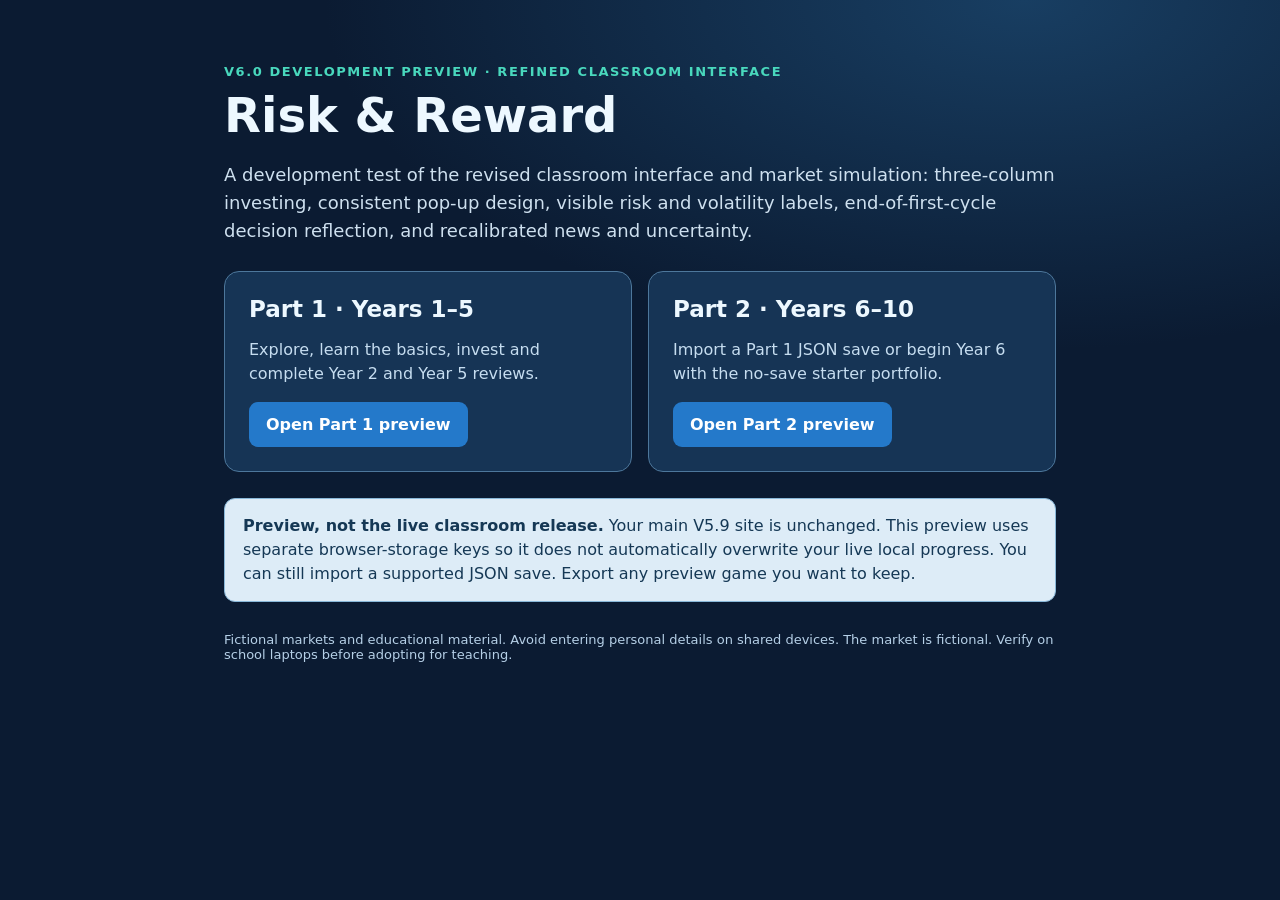
<file: preview/v6/index.html>
<!doctype html><html lang="en-AU"><head><meta charset="utf-8"><meta name="viewport" content="width=device-width,initial-scale=1"><title>Risk &amp; Reward V6.0 Refined Preview</title><style>
:root{font-family:system-ui,-apple-system,"Segoe UI",Arial,sans-serif;background:#0b1b32;color:#edf8ff}*{box-sizing:border-box}body{margin:0;background:radial-gradient(700px 350px at 80% 0,#183e62,transparent),#0b1b32}main{max-width:880px;margin:auto;padding:clamp(24px,5vw,64px) 24px}h1{font-size:clamp(32px,5vw,48px);margin:8px 0 15px}.eyebrow{color:#49d8bd;font-size:13px;font-weight:850;letter-spacing:.12em}.lead{font-size:18px;color:#cee0ef;line-height:1.55}.grid{display:grid;grid-template-columns:repeat(2,minmax(0,1fr));gap:16px;margin:26px 0}.card{background:#163455;padding:24px;border:1px solid #4d779b;border-radius:15px}.card h2{margin:0 0 8px;font-size:23px}.card p{color:#c6ddf0;line-height:1.5}.btn{display:inline-block;color:white;background:#2479ca;border-radius:9px;padding:13px 17px;font-weight:800;text-decoration:none}.note{background:#ddecf7;color:#153855;border:1px solid #89b8d9;border-radius:11px;padding:15px 18px;line-height:1.5}footer{font-size:13px;color:#b6d0e7;margin-top:30px}@media(max-width:640px){.grid{grid-template-columns:1fr}}
</style></head><body><main><div class="eyebrow">V6.0 DEVELOPMENT PREVIEW · REFINED CLASSROOM INTERFACE</div><h1>Risk &amp; Reward</h1><p class="lead">A development test of the revised classroom interface and market simulation: three-column investing, consistent pop-up design, visible risk and volatility labels, end-of-first-cycle decision reflection, and recalibrated news and uncertainty.</p><div class="grid"><section class="card"><h2>Part 1 · Years 1–5</h2><p>Explore, learn the basics, invest and complete Year 2 and Year 5 reviews.</p><a class="btn" href="part1.html">Open Part 1 preview</a></section><section class="card"><h2>Part 2 · Years 6–10</h2><p>Import a Part 1 JSON save or begin Year 6 with the no-save starter portfolio.</p><a class="btn" href="part2.html">Open Part 2 preview</a></section></div><div class="note"><strong>Preview, not the live classroom release.</strong> Your main V5.9 site is unchanged. This preview uses separate browser-storage keys so it does not automatically overwrite your live local progress. You can still import a supported JSON save. Export any preview game you want to keep.</div><footer>Fictional markets and educational material. Avoid entering personal details on shared devices. The market is fictional. Verify on school laptops before adopting for teaching.</footer></main></body></html>
</file>
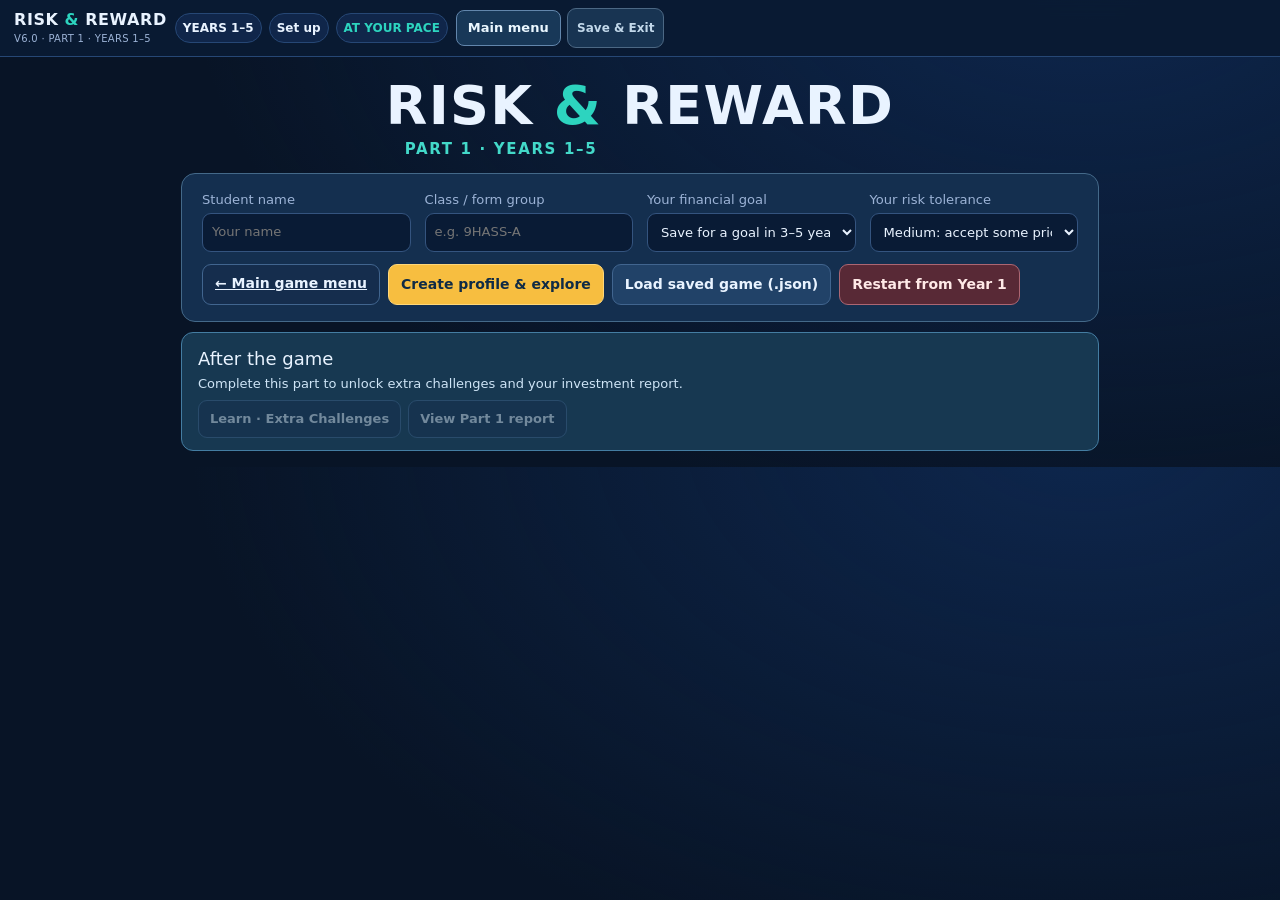
<file: part1.html>
<!doctype html>
<html lang="en-AU"><head><meta charset="utf-8"/><meta name="viewport" content="width=device-width,initial-scale=1"/><title>RISK &amp; REWARD V6.0 | The Financial Challenge</title><style>
:root{--bg:#081426;--bg2:#0c1c36;--panel:#10264a;--panelhi:#153154;--line:#264775;--tx:#e9f3ff;--muted:#9cb3d6;--teal:#2dd4bf;--blue:#60a5fa;--green:#34d399;--red:#f87171;--amber:#fbbf24}
*{box-sizing:border-box}body{margin:0;background:radial-gradient(900px 570px at 85% -9%,#13397580,transparent),var(--bg);font:15px/1.5 system-ui,-apple-system,Segoe UI,Arial,sans-serif;color:var(--tx)}button,input,select{font:inherit}button{cursor:pointer}button:disabled{opacity:.43;cursor:not-allowed}h1,h2,h3,h4,p{margin:0 0 .65rem}h1{font-size:1.55rem;line-height:1.2}h2{font-size:1.15rem}h3{font-size:1rem}.small{font-size:.85rem}.muted{color:var(--muted)}.positive{color:var(--green)}.negative{color:var(--red)}.teal{color:var(--teal)}.r{text-align:right}.short{margin:0}.eyebrow{letter-spacing:.16em;text-transform:uppercase;font-size:.75rem;color:var(--muted)}
.top{min-height:71px;position:sticky;top:0;z-index:30;background:#0a1b33f2;border-bottom:1px solid var(--line);display:flex;align-items:center;gap:1rem;flex-wrap:wrap;padding:.65rem 1.5rem;backdrop-filter:blur(10px)}.brand{background:none;border:0;color:var(--tx);text-align:left;padding:0;line-height:1.05}.brand span{font-size:1.18rem;font-weight:900;letter-spacing:.035em}.brand em{font-style:normal;color:var(--teal)}.brand small{display:block;color:var(--muted);font-size:.58rem;letter-spacing:.2em;margin-top:.3rem}.top-tags{display:flex;gap:.45rem;align-items:center;flex-wrap:wrap}.tag{display:inline-block;background:var(--panel);border:1px solid var(--line);padding:.28rem .68rem;border-radius:30px;font-size:.78rem;font-weight:650;white-space:nowrap}.tag.trade{border-color:var(--green);color:var(--green)}.timer{min-width:72px;text-align:center;font-weight:800;font-variant-numeric:tabular-nums;color:var(--teal)}.top-right{margin-left:auto;display:flex;gap:.4rem}.light{border:1px solid var(--line);border-radius:9px;background:none;color:var(--muted);padding:.4rem .65rem}.light.active{color:var(--tx);background:var(--panelhi);border-color:var(--teal)}
.page{max-width:1350px;padding:1.35rem 1.5rem 4rem;margin:0 auto}.session-top,.section-head{display:flex;align-items:center;justify-content:space-between;gap:1rem;flex-wrap:wrap}.session-top{margin-bottom:1rem}.session-top p{margin:0}.session-ctrl{display:flex;align-items:center;gap:.6rem}.tabs{display:flex;gap:.25rem;align-items:center;margin:0 0 1rem;border-bottom:1px solid var(--line);padding:0}.tabs button{color:var(--muted);background:none;border:0;border-bottom:3px solid transparent;padding:.65rem 1.1rem;font-weight:700}.tabs button.on{color:var(--tx);border-bottom-color:var(--teal)}
.panel{border:1px solid var(--line);border-radius:14px;background:linear-gradient(180deg,var(--panel),#0e2242);padding:1rem 1.1rem;margin-bottom:1rem}.panel.compact{padding:.75rem 1rem}.panel.compact h2{margin:0}.section-head{margin-bottom:.65rem}.section-head h2{margin:0}.panel p{max-width:75ch}.two-col{display:grid;grid-template-columns:1fr 1fr;gap:1rem}.two-col>.panel{margin-bottom:1rem}.banner{padding:.6rem .9rem;border-radius:10px;border:1px solid var(--line);font-weight:600;margin:.6rem 0}.banner.green{background:#064e3b;color:#d1fae5;border-color:var(--green)}.banner.blue{background:#153456}.banner.amber{background:#5e380e;border-color:#ca8730}
.metrics{display:grid;grid-template-columns:repeat(auto-fit,minmax(175px,1fr));gap:.7rem;margin-bottom:1rem}.metric{border:1px solid var(--line);border-radius:12px;background:var(--panel);padding:.75rem .85rem;min-height:98px}.metric.primary{background:linear-gradient(135deg,#075e64,#174a84);border-color:#2dd4bf88}.metric-label{color:#adc6e9;font-size:.75rem;text-transform:uppercase;letter-spacing:.085em}.metric-num{font-size:1.39rem;line-height:1.35;font-weight:850;margin:.25rem 0;white-space:nowrap}.metric-sub{color:var(--muted);font-size:.76rem}.primary .metric-sub{color:#b9eee3}
.wallet{position:sticky;top:var(--hh,71px);z-index:20;display:flex;align-items:center;gap:.3rem 1.8rem;flex-wrap:wrap;padding:.45rem 1.5rem;background:#0b1e3bf5;border-bottom:1px solid var(--line);backdrop-filter:blur(8px)}.w-item{display:grid;line-height:1.2}.w-item .metric-label{font-size:.68rem}.w-num{font-size:1.1rem;font-weight:850;white-space:nowrap;font-variant-numeric:tabular-nums}.w-item.primary .w-num{color:var(--teal)}.w-item.total{margin-left:auto;text-align:right}.w-item.total .w-num{font-size:1.25rem}
.page.student{padding-top:.9rem}.session-top.compact{margin-bottom:.5rem;gap:.4rem 1.2rem}.session-top.compact h1{font-size:1.25rem;margin:0}.session-top.compact .tabs{margin:0;border-bottom:0}.session-top.compact .tabs button{min-height:44px}.session-top.compact .banner{margin:0;flex:1 1 260px;padding:.4rem .8rem;font-size:.88rem}
:focus-visible{outline:2px solid var(--teal);outline-offset:2px}.top-right .light,.session-ctrl select{min-height:44px}.trade-panel .inline-controls .btn{min-width:44px}.savings .btn,.savings input,.savings select{min-height:44px}
.dot{display:inline-block;width:.7rem;height:.7rem;border-radius:50%;margin-right:.4rem;flex-shrink:0;vertical-align:middle}.spark{width:100%;height:26px;margin:.15rem 0}
.news-strip{display:flex;align-items:center;gap:.7rem;margin:0 0 .6rem;padding:.2rem .5rem .2rem .8rem;background:linear-gradient(115deg,#173453,#102743);border:1px solid #517599;border-left:5px solid var(--amber);border-radius:10px}.news-tag{font-size:.7rem;font-weight:800;letter-spacing:.06em;color:#ffd183;white-space:nowrap}.news-text{flex:1;min-width:0;white-space:nowrap;overflow:hidden;text-overflow:ellipsis;font-size:.88rem;color:#e7f0fc}.news-text span{color:#bed4ef}.news-strip .btn{min-height:44px}
.group-tabs{margin-bottom:.75rem}.group-tabs button{min-height:44px}.group-tabs button:disabled{opacity:.5;cursor:not-allowed}.tab-note{font-size:.7rem;color:var(--muted);font-weight:500}.new-badge{display:inline-block;font-size:.62rem;font-weight:850;letter-spacing:.06em;color:#042;background:var(--teal);border-radius:20px;padding:.05rem .4rem;vertical-align:middle}
.market-layout{display:grid;grid-template-columns:minmax(0,1.5fr) minmax(330px,1fr);gap:1rem;align-items:start}.market-list{min-width:0}.tile-grid{display:grid;grid-template-columns:repeat(auto-fill,minmax(210px,1fr));gap:.7rem;margin-bottom:1rem}
.tile{min-width:0;background:var(--panel);border:1px solid var(--line);border-left:5px solid var(--asset);border-radius:12px}.tile:hover{border-top-color:#5478ae;border-right-color:#5478ae;border-bottom-color:#5478ae}.tile.sel{background:#142f53;border-top-color:var(--teal);border-right-color:var(--teal);border-bottom-color:var(--teal)}.tile.locked{opacity:.55;padding:.6rem .8rem}
.tile-main{display:block;width:100%;text-align:left;background:none;border:0;color:var(--tx);padding:.6rem .8rem .15rem}.tile-name{display:block;font-weight:800;font-size:.9rem;line-height:1.25;min-height:2.25rem}.tile-risk{display:block;font-size:.72rem;color:var(--muted);margin:.1rem 0}.tile-price{display:flex;justify-content:space-between;align-items:center;gap:.5rem;font-size:.82rem}.tile-price b{font-size:1.2rem}.tile-foot{display:flex;justify-content:space-between;align-items:center;gap:.5rem;padding:.1rem .8rem .6rem}.tile-foot .btn{min-height:44px;min-width:76px}
.trade-panel{position:sticky;top:calc(var(--hh,71px) + var(--wh,0px) + .6rem);max-height:calc(100vh - var(--hh,71px) - var(--wh,0px) - 1.2rem);overflow:auto;background:var(--bg2);border:1px solid var(--line);border-radius:14px;padding:.8rem 1rem}.trade-panel p{margin:.25rem 0}.tp-head{display:flex;justify-content:space-between;align-items:flex-start;gap:.6rem}.tp-head h3{margin:0;font-size:1.02rem}.risk-badge{border:1px solid var(--line);background:var(--panel);border-radius:20px;padding:.1rem .6rem;font-size:.72rem;font-weight:700;white-space:nowrap}.tp-price{margin:.2rem 0}.tp-price b{font-size:1.4rem}.trade-panel .graph-legend{display:none}.trade-panel .line-graph{margin:0}.tp-sum{font-size:.88rem;min-height:2.4em}.tp-status{min-height:1.4em;font-size:.84rem}.tp-status.warn{color:#ffd183}.tp-status.ok{color:var(--green)}.trade-panel .inline-controls{margin:.35rem 0}.trade-panel .inline-controls .btn,.trade-panel input[type=number]{min-height:44px}.trade-panel input[type=number]{width:96px}.trade-panel .inline-controls .btn.success,.trade-panel .inline-controls .btn.danger{flex:1}.reason{color:#ffd183}
input,select{background:#091b35;color:var(--tx);border:1px solid #34547f;border-radius:9px;padding:.5rem .65rem;min-width:0;max-width:100%}input[type=number]{width:115px}select{max-width:320px}label{color:var(--muted);font-size:.82rem;display:block;margin:.3rem 0}.inline-controls{display:flex;gap:.45rem;align-items:center;flex-wrap:wrap;margin:.6rem 0}.btn{border:1px solid #41658f;background:#214268;border-radius:9px;color:var(--tx);padding:.52rem .8rem;font-weight:700;white-space:nowrap}.btn:hover:not(:disabled){filter:brightness(1.16)}.btn.primary{background:linear-gradient(125deg,#0d8d8c,#2563eb);border-color:transparent}.btn.success{background:#11674e;border-color:#059669}.btn.danger{background:#7f2828;border-color:#9f4040}.btn.subtle{background:#152d4d}.smallbtn{padding:.26rem .5rem;font-size:.8rem}.savings-grid{display:grid;grid-template-columns:1fr 1fr;gap:1.5rem}.savings .subheading{font-weight:800;margin:.2rem 0}.savings-grid>div:first-child{padding-right:1.5rem;border-right:1px solid var(--line)}
table{width:100%;border-collapse:collapse;font-size:.88rem}th{font-size:.72rem;letter-spacing:.07em;text-transform:uppercase;text-align:left;color:var(--muted)}th,td{border-bottom:1px solid #26436b;padding:.47rem .55rem}td.r,th.r{text-align:right}.table-scroll{overflow:auto}.line-graph{width:100%;display:block;max-height:240px}.graph-legend{display:flex;gap:1rem;color:var(--muted);font-size:.78rem;flex-wrap:wrap}.graph-legend i,.alloc-legend i{display:inline-block;width:.65rem;height:.65rem;border-radius:3px;margin-right:.3rem}.allocation{display:flex;align-items:center;gap:1.25rem;flex-wrap:wrap}.donut{height:166px;width:166px;border-radius:100%;display:grid;place-items:center;flex-shrink:0;position:relative}.donut:before{content:"";background:#0f2445;border-radius:100%;height:105px;width:105px;position:absolute}.donut span{z-index:1;position:relative;text-align:center;font-weight:850;font-size:.9rem}.donut small{display:block;font-size:.65rem;color:var(--muted);font-weight:400}.alloc-legend{flex:1;min-width:170px}.alloc-legend>div{display:flex;justify-content:space-between;gap:1rem;font-size:.82rem;padding:.16rem 0}.alloc-legend>div span{display:flex;gap:.2rem;align-items:center}
.lab-inputs,.setting-grid{display:flex;gap:1.2rem;flex-wrap:wrap}.lab-inputs label,.setting-grid label{display:grid;gap:.2rem}.lab-results{display:grid;grid-template-columns:repeat(auto-fit,minmax(160px,1fr));gap:.5rem;margin-top:1rem}.glossary{display:grid;grid-template-columns:repeat(auto-fit,minmax(220px,1fr));gap:.9rem}.glossary div{background:#0d2442;border:1px solid var(--line);border-radius:10px;padding:.7rem}.glossary p{font-size:.82rem;margin:.25rem 0;color:var(--muted)}
.phase-grid{display:flex;gap:.6rem;flex-wrap:wrap;margin:.8rem 0}.phase-step{border:1px solid var(--line);background:#0d2341;border-radius:10px;flex:1;min-width:130px;padding:.65rem}.phase-step.now{border-color:var(--teal);background:#103c52}.phase-step b{display:block}.phase-step span{font-size:.78rem;color:var(--muted)}.teacher-actions{display:flex;gap:.5rem;flex-wrap:wrap;margin:1rem 0}.chooser{border-top:1px solid var(--line);padding-top:.6rem}.chooser p{margin:.3rem 0}.story-eyebrow{font-size:.75rem;font-weight:700;letter-spacing:.1em;color:var(--teal)}.mini-flow{display:flex;gap:.3rem;flex-wrap:wrap}.mini-flow span{font-size:.75rem;border:1px solid var(--line);padding:.2rem .5rem;border-radius:20px}.market-watch>div{display:flex;justify-content:space-between;gap:.6rem;border-bottom:1px solid var(--line);padding:.3rem .1rem;font-size:.82rem}.market-watch>div span:last-child{white-space:nowrap}.market-watch .positive,.market-watch .negative{margin-left:.3rem}.check{display:flex;gap:.45rem;align-items:center;margin:.7rem 0}.team-list>div{display:flex;justify-content:space-between;align-items:center;padding:.4rem;border-bottom:1px solid var(--line)}
.welcome{max-width:900px;margin:2.8rem auto;padding:1rem 1.2rem;text-align:center}.welcome-illustration{color:var(--teal);font-size:4rem}.welcome h1{font-size:clamp(2.4rem,5vw,4.5rem);font-weight:900;letter-spacing:.025em}.welcome h1 span{color:var(--teal)}.welcome h2{font-weight:450;font-size:1.2rem}.welcome>p:not(.eyebrow){color:var(--muted);max-width:640px;margin:0 auto 1.6rem}.home-grid{display:grid;grid-template-columns:1fr 1fr;gap:1rem;margin:1.5rem 0}.role{border:1px solid var(--line);background:var(--panel);border-radius:15px;padding:1.5rem;text-align:center;color:var(--tx);display:flex;flex-direction:column;align-items:center;gap:.6rem}.role:hover{border-color:var(--teal);background:#193357}.role strong{font-size:1.16rem}.role span:last-child{font-size:.85rem;color:var(--muted)}.role-icon{font-size:2.5rem;color:var(--teal)}.intro-note{border:1px solid var(--line);background:#112541;border-radius:10px;padding:.85rem;color:var(--muted);font-size:.83rem}
.shade{position:fixed;inset:0;z-index:60;background:#020810dc;display:flex;align-items:center;justify-content:center;padding:1rem}.dialog{background:#142b4d;border:1px solid #346087;border-radius:18px;padding:1.6rem;width:min(620px,100%);max-height:90vh;overflow:auto;box-shadow:0 25px 70px #000a}.dialog-meta{font-size:.75rem;letter-spacing:.13em;color:var(--teal);font-weight:800}.dialog-icon{font-size:2rem;margin:.7rem 0}.dialog h2{font-size:1.35rem;margin:.45rem 0 .85rem}.dialog p{color:#cbdaee}.dialog>.btn:last-child{margin-top:.8rem}.news-context{border-left:3px solid var(--teal);background:#0d2342;border-radius:4px;padding:.5rem .75rem;margin:1rem 0;display:grid;gap:.15rem}.news-context span{font-size:.78rem;color:var(--muted)}.report-grid{display:grid;grid-template-columns:1fr 1fr;gap:.55rem}.report-grid>div{border:1px solid var(--line);border-radius:9px;padding:.55rem;background:#0b2240}.report-grid span{display:block;color:var(--muted);font-size:.75rem}.report-grid strong{display:block;font-size:1.15rem}.challenge-offer{margin-top:1rem;padding:1rem;background:#163c51;border:1px solid #287a89;border-radius:10px}.challenge-offer p{font-size:.85rem;margin:.3rem 0}.answers{display:grid;gap:.5rem;margin:1rem 0}.answer{background:#0d2446;border:1px solid var(--line);border-radius:10px;padding:.75rem;text-align:left;color:var(--tx);display:flex;align-items:center;gap:.8rem}.answer:hover{border-color:var(--teal);background:#153c53}.answer span{background:#245374;color:#bff6ef;border-radius:8px;padding:.25rem .55rem;font-weight:800}
#toast{position:fixed;z-index:100;right:1rem;bottom:1rem;display:grid;gap:.45rem;max-width:350px}.toast{background:#07624d;color:white;border:1px solid var(--green);border-radius:9px;padding:.65rem .85rem;box-shadow:0 8px 24px #0008}.toast.fail{background:#832c31;border-color:var(--red)}
@media(max-width:950px){.market-layout{grid-template-columns:1fr}.trade-panel{position:static;max-height:none;order:-1}.two-col{grid-template-columns:1fr}.top{padding:.6rem 1rem}.page{padding:1rem}}@media(max-width:640px){.savings-grid{grid-template-columns:1fr}.savings-grid>div:first-child{border-right:0;border-bottom:1px solid var(--line);padding:0 0 1rem}.wallet{position:static;gap:.3rem 1.1rem;padding:.45rem 1rem}.w-item.total{margin-left:0;text-align:left}.home-grid{grid-template-columns:1fr}.top-right{margin:0}.session-ctrl{width:100%}.report-grid{grid-template-columns:1fr}.brand{width:100%}.metric-num{font-size:1.19rem}}

@media(max-width:720px){.news-strip{flex-wrap:wrap}.news-text{flex-basis:100%;order:3;white-space:normal}}

.term{background:none;border:0;border-bottom:1px dotted var(--teal);color:inherit;font:inherit;padding:0;margin:0;cursor:help;border-radius:0}.term:hover{color:var(--teal)}
#gloss-pop{position:fixed;z-index:90;max-width:min(320px,calc(100vw - 24px));background:#0b1f3d;border:1px solid var(--teal);border-radius:10px;padding:.55rem .75rem;font-size:.85rem;line-height:1.4;color:var(--tx);box-shadow:0 10px 30px #000a}#gloss-pop b{color:var(--teal)}
.dialog.intro{width:min(720px,100%)}.intro .lead{font-size:1rem;margin:.1rem 0 .5rem}.intro-grid{display:grid;grid-template-columns:1fr 1fr;gap:.45rem;margin:.5rem 0}.intro-card{border:1px solid var(--line);border-left:3px solid var(--c,var(--teal));border-radius:9px;background:#0b2240;padding:.45rem .65rem;font-size:.8rem}.intro-card b{display:block;font-size:.88rem}.intro-card span{display:block;color:var(--muted)}.intro-points{margin:.3rem 0 .4rem 1.1rem;padding:0}.intro-points li{margin:.22rem 0;color:#cbdaee;font-size:.88rem}.intro-callout{border-left:3px solid var(--teal);background:#0d2342;border-radius:4px;padding:.45rem .7rem;font-size:.86rem;color:#cbdaee;margin:.5rem 0}.intro-actions{display:flex;gap:.6rem;flex-wrap:wrap;justify-content:flex-end;margin-top:.7rem}.intro h2{margin:.2rem 0 .5rem}.intro .dialog-icon{margin:.3rem 0}
.learn-intros{display:grid;grid-template-columns:repeat(auto-fit,minmax(210px,1fr));gap:.6rem}.learn-intros>div{border:1px solid var(--line);border-radius:10px;background:#0b2240;padding:.65rem;display:grid;gap:.3rem;align-content:start}
@media(max-width:640px){.intro-grid{grid-template-columns:1fr}}

/* V5.4 assessment-aligned reporting and classroom controls */
.report-overview{display:grid;grid-template-columns:repeat(auto-fit,minmax(180px,1fr));gap:.6rem;margin-bottom:1rem}
.report-overview .metric{min-height:85px}.calc-toggle{margin:.5rem 0}details.calc{background:#0b2240;border:1px solid var(--line);border-radius:10px;padding:.7rem 1rem;margin:.55rem 0}details.calc summary{cursor:pointer;font-weight:750;color:#91f3e5}details.calc p{margin:.45rem 0}.reflection-box{background:#0c2443;border:1px solid #386c80;border-radius:10px;padding:.8rem;margin-top:.6rem}.reflection-box label{font-weight:650;color:#e9f3ff}.reflection-box textarea{width:100%;min-height:66px;resize:vertical;background:#08172d;color:#fff;border:1px solid #45668f;border-radius:8px;padding:.55rem;font:inherit}.teacher-flow{display:grid;grid-template-columns:repeat(3,minmax(0,1fr));gap:.5rem}.teacher-flow>div{border:1px solid var(--line);border-radius:10px;padding:.6rem;background:#0d2446}.teacher-flow b{display:block}.teacher-flow span{font-size:.8rem;color:var(--muted)}.financial-note{border-left:3px solid var(--teal);padding:.55rem .8rem;background:#0c2644;margin:.6rem 0}.review-cta{display:flex;gap:.6rem;flex-wrap:wrap;margin-top:.8rem}.report-stamp{font-size:.78rem;color:var(--muted);margin-bottom:.5rem}@media(max-width:670px){.teacher-flow{grid-template-columns:1fr}.report-overview{grid-template-columns:1fr 1fr}}
@media print{body{background:white;color:#16223a}.top,.wallet,.tabs,.btn,.session-ctrl,.news-strip{display:none!important}.panel,.metric{background:white;color:#16223a;border-color:#bbb;break-inside:avoid}.page{max-width:none}.muted,.metric-label{color:#345!important}table{font-size:10px}}

/* V5.5 student classroom refinements */
.main-market-layout .portfolio-banner{font-size:.82rem;gap:.35rem}.main-market-layout .group-tabs{overflow-x:auto;white-space:nowrap}.main-market-layout .group-guide{max-width:100%}.main-market-layout .trade-panel{align-self:start}.main-market-layout .market-list{min-width:0}.tp-asset-desc summary{cursor:pointer;color:#b8e8f5;font-size:.85rem}.tp-asset-desc{margin:.25rem 0}.tp-sum{font-size:.82rem}.main-market-layout .trade-panel .line-graph{min-height:130px;max-height:170px}.tp-assumptions summary{cursor:pointer;color:var(--muted);font-size:.75rem;padding:.2rem 0}.trade-panel .tp-sum{margin:.3rem 0;padding:.35rem .5rem}.trade-panel .inline-controls{margin:.2rem 0}

.top .timer{min-width:95px;text-align:center}.top-right .light{border-color:var(--teal)}
.wallet{gap:.7rem 1.7rem;padding:.6rem 1.5rem}.wallet .w-item.primary{background:linear-gradient(100deg,#06745b,#09587d);padding:.55rem 1rem;border:1px solid #38dfc6;border-radius:12px;box-shadow:0 0 0 1px #2dd4bf33}.wallet .w-item.primary .w-num{font-size:1.55rem;color:#fff}.wallet .w-item.primary .metric-label{color:#d5fff7;font-weight:800;font-size:.8rem}
.portfolio-banner{border:1px solid var(--line);background:#102b49;padding:.5rem .75rem;border-radius:10px;display:flex;align-items:center;justify-content:space-between;gap:.6rem;flex-wrap:wrap;margin-bottom:.65rem;font-size:.9rem}.portfolio-banner span b{font-size:.74rem;color:var(--muted);display:block}.group-guide{margin-bottom:.75rem!important}.group-guide summary{cursor:pointer;color:#90ffeb;font-weight:700}.group-guide[open]{max-height:350px;overflow:auto}
.tile-main{padding:.75rem;min-height:158px;display:flex;flex-direction:column;justify-content:space-between}.tile-main:hover{background:#19395c}.tile-held{font-size:.76rem;color:#b7ccec}.tile .tile-foot{display:none!important}.tile-risk{padding:.18rem .45rem;border-radius:6px;align-self:flex-start}
.risk-low{color:#58e6ae!important;background:#154736!important}.risk-medium{color:#8fc9ff!important;background:#1b3656!important}.risk-medhigh{color:#ffe28a!important;background:#553d1c!important}.risk-high{color:#ffb36f!important;background:#51331c!important}.risk-very{color:#ff9ca1!important;background:#51232b!important}
.trade-panel .line-graph{min-height:148px;max-height:190px}.tp-sum{font-weight:750;background:#102b49;padding:.55rem;border-radius:8px}.trade-panel{scrollbar-color:#3d6397 transparent}.trade-panel .inline-controls:last-of-type .btn{flex:1}
.news-dialog{width:min(760px,100%)}.news-info{border-bottom:1px solid #395979;padding:.55rem 0}.news-info h3,.news-watch h3{font-size:.95rem;margin-bottom:.2rem;color:#ddfbff}.news-info p,.news-watch p{margin:.25rem 0}.news-watch{background:#08354b;padding:.75rem;border:1px solid #268a89;border-radius:10px;margin:1rem 0}.review-dialog{width:min(900px,100%);max-height:90vh}.review-dialog .report-grid{margin-bottom:.75rem}.review-dialog .reflection-box textarea{width:100%;min-height:75px;resize:vertical}
.fit-panel{background:#0b2a46;border:1px solid var(--line);padding:.75rem;border-radius:10px;margin:.7rem 0}.fit-panel h3{margin:0 0 .35rem}.fit-grid{display:grid;grid-template-columns:repeat(3,minmax(0,1fr));gap:.5rem}.fit-grid span{background:#0a203b;border-radius:8px;padding:.45rem;display:grid}.fit-grid b{font-size:1.2rem;color:#8ae9e0}.fit-grid small{color:var(--muted)}.reflection-box{margin-top:1rem}.reflection-box label{color:#d9edff;font-size:.95rem}.review-cta{display:flex;gap:.5rem;flex-wrap:wrap;margin-top:1rem}.student .banner{display:flex;justify-content:space-between;align-items:center;flex-wrap:wrap;gap:.5rem}.start-panel{max-width:760px;text-align:left;margin:1.2rem auto}.start-panel label{min-width:210px}.start-panel input,.start-panel select{width:100%}
@media(max-width:680px){.fit-grid{grid-template-columns:1fr}.portfolio-banner{justify-content:flex-start}.wallet .w-item.primary .w-num{font-size:1.3rem}}

/* V5.6 classroom usability refinements */
.performance-top~details textarea,.performance-charts~details textarea,.panel.calc textarea{width:100%;min-height:76px;resize:vertical;border:1px solid #45668f;border-radius:8px;background:#08172d;color:#e9f3ff;padding:.55rem;font:inherit}

.trade-panel{position:relative;top:auto;max-height:none!important;overflow:visible!important;padding:1rem;background:#0c203a}
.trade-panel .line-graph{height:190px;min-height:180px;max-height:none}
.tp-chart{background:#0b1c34;border:1px solid #28476e;border-radius:9px;margin:.6rem 0;padding:.2rem .35rem}
.tp-description{font-size:.84rem;color:#cbdbee;margin:.5rem 0}.tp-holding{background:#0f2c47;padding:.5rem .65rem;border-radius:8px;font-size:.86rem;margin:.35rem 0}
.tp-holding br{line-height:1.8}.trade-entry{margin-top:.45rem}.trade-entry>label{margin:0}.trade-entry .inline-controls{margin:.25rem 0}
.trade-entry input{width:80px}.trade-entry .btn{padding:.5rem .6rem;min-width:40px!important}
.tp-sum{min-height:0;margin:.35rem 0;padding:.35rem .6rem;font-size:.85rem;font-weight:550}.cost-pair{display:flex;justify-content:space-between;gap:.5rem}.cost-pair span{color:#b9cce4}
.trade-buttons{display:grid;grid-template-columns:1fr 1fr;gap:.6rem;margin-top:.45rem}.trade-buttons .btn{min-height:45px}
.tp-status{min-height:0!important;margin:0}.tp-status:empty{display:none}.tp-assumptions{font-size:.78rem;margin:.25rem 0}.tp-assumptions p{margin:.2rem 0}
.group-guide[open]{max-height:none!important;overflow:visible!important}.group-guide .intro-grid{gap:.5rem}.group-guide .intro-card{font-size:.82rem}
.tile-main{min-height:140px;padding:.55rem .72rem}.tile-held{margin-top:.15rem;font-size:.75rem}.tile-grid{grid-template-columns:repeat(auto-fill,minmax(190px,1fr));gap:.55rem}
.portfolio-inline{padding:.45rem .75rem!important;margin-bottom:.6rem!important}.portfolio-inline summary{cursor:pointer;font-size:.83rem;color:#b9eae4}.portfolio-inline:not([open]){background:#0d2744}.portfolio-inline .table-scroll{margin-top:.4rem}
.savings-grid{gap:1rem}.savings-grid>div:first-child{padding-right:1rem}.bank-balance{font-size:.98rem}.bank-actions{display:grid;grid-template-columns:1fr 1fr;gap:.55rem;margin:.6rem 0}.bank-actions .btn{min-height:44px}.savings #bank-amount{width:100%;max-width:240px}
.performance-top .report-overview{grid-template-columns:repeat(3,minmax(0,1fr));gap:.5rem}.performance-top .metric{min-height:75px;padding:.6rem}.performance-top .metric-num{font-size:1.22rem}.performance-top .metric-sub{font-size:.73rem}.performance-top .financial-note{margin:.45rem 0 .65rem}
.performance-charts .panel{margin-bottom:.6rem}.performance-charts .donut{width:130px;height:130px}.performance-charts .donut:before{width:84px;height:84px}.performance-charts .line-graph{max-height:185px}
.checkpoint-panel{scroll-margin-top:180px}.checkpoint-panel .reflection-box{margin-top:.65rem}.checkpoint-panel .reflection-box textarea{min-height:85px}
.fit-panel{margin:.45rem 0}.fit-panel .fit-grid{margin:.4rem 0}.fit-grid span{padding:.45rem}.fit-grid b{font-size:1.12rem}
.student .tabs button:disabled{opacity:.4;cursor:not-allowed}.dialog .intro-actions{justify-content:flex-end}
@media(max-width:1050px){.market-layout{grid-template-columns:minmax(0,1.35fr) minmax(330px,1fr);gap:.7rem}.tile-grid{grid-template-columns:repeat(2,minmax(0,1fr))}.trade-panel{padding:.75rem}}
@media(max-width:950px){.market-layout{grid-template-columns:1fr}.tile-grid{grid-template-columns:repeat(auto-fill,minmax(190px,1fr))}.performance-top .report-overview{grid-template-columns:repeat(2,minmax(0,1fr))}}
@media(max-width:600px){.performance-top .report-overview{grid-template-columns:repeat(2,minmax(0,1fr))}.bank-actions{grid-template-columns:1fr 1fr}.tile-grid{grid-template-columns:repeat(2,minmax(0,1fr))}.tile-name{font-size:.8rem}}


/* V5.7 individual student submission report */
#report-preview{display:none;position:fixed;inset:0;z-index:120;background:#06132bdd;padding:1.1rem;overflow:auto}
#report-preview.is-open{display:block}
.report-modal{max-width:900px;margin:0 auto;border-radius:14px;background:#142a4b;border:1px solid #44658e;box-shadow:0 24px 75px #000a;padding:1.2rem}
.report-actions{display:flex;gap:.6rem;align-items:center;flex-wrap:wrap;justify-content:space-between;margin-bottom:1rem;color:#e9f3ff}
.report-actions .actions-right{display:flex;gap:.5rem;flex-wrap:wrap}
.report-actions p{font-size:.86rem;color:#c1d4e8;margin:.25rem 0 0}
.report-document{background:#fff;color:#16253b;border-radius:6px;padding:1rem;max-width:810px;margin:0 auto;font:13px/1.42 Arial,Helvetica,sans-serif}
.report-document *{box-sizing:border-box}
.report-page{min-height:0;padding:0 0 .35rem}
.report-head{border-bottom:3px solid #008f8d;margin-bottom:.65rem;padding-bottom:.65rem;display:flex;align-items:flex-end;justify-content:space-between;gap:1rem}
.report-eyebrow{font-size:10px;letter-spacing:1.3px;font-weight:700;color:#087b83;text-transform:uppercase}
.report-head h1{margin:.14rem 0;font-size:23px;color:#142a48;line-height:1.17}
.report-head small{color:#496078;font-size:10px;white-space:nowrap}
.report-byline{display:grid;grid-template-columns:1.15fr .8fr .85fr;gap:.6rem;margin:.55rem 0 .8rem}
.report-byline>div{background:#eef5fa;padding:.42rem .65rem;border-radius:5px;min-width:0;overflow-wrap:anywhere}
.report-byline b,.report-byline span{display:block}.report-byline span{font-size:10px;color:#52667b}
.report-document h2{font-size:14px;margin:.7rem 0 .3rem;color:#153d61}
.report-document p{margin:.2rem 0 .5rem;max-width:none}
.report-document .report-kpis{display:grid;grid-template-columns:repeat(4,minmax(0,1fr));gap:.42rem}
.report-kpis>div{border:1px solid #bed2e0;background:#f5f9fc;border-radius:5px;padding:.55rem .52rem;min-width:0}
.report-kpis label{font:700 9px/1.3 Arial,Helvetica,sans-serif;color:#4d627c;text-transform:uppercase;letter-spacing:.4px;display:block;margin:0 0 .25rem}
.report-kpis b{font-size:14px;line-height:1.1;white-space:normal;overflow-wrap:anywhere}
.report-table{border-collapse:collapse;width:100%;font-size:11px;table-layout:fixed;margin:.35rem 0 .45rem}
.report-table th,.report-table td{border-bottom:1px solid #cbd7e4;padding:.32rem .4rem;text-align:left;overflow-wrap:anywhere}
.report-table th{background:#e9f2f7;color:#163550;font-size:9px;letter-spacing:0;text-transform:none}
.report-table .amount{text-align:right;font-variant-numeric:tabular-nums;white-space:nowrap}
.report-table .report-asset{width:42%}
.report-pos{color:#096b4f!important}.report-neg{color:#b42339!important}
.report-note{border-left:3px solid #109999;background:#eef8f7;padding:.45rem .6rem;font-size:10px;margin:.5rem 0}
.report-summary{display:grid;grid-template-columns:repeat(2,minmax(0,1fr));gap:.55rem;margin:.5rem 0}
.report-summary>div{background:#f4f7fb;border:1px solid #d9e4ef;border-radius:5px;padding:.45rem .6rem}
.report-summary b{font-size:10px;color:#2f4a66}.report-summary p{font-size:10px;margin:.18rem 0}
.report-footer{border-top:1px solid #c5d8e3;margin-top:.65rem;padding-top:.3rem;color:#52677b;font-size:9px;display:flex;justify-content:space-between;gap:1rem}
.report-reflection{page-break-inside:avoid;break-inside:avoid;margin:.7rem 0 1rem}
.report-reflection h3{font-size:12px;color:#153d61;margin:0 0 .4rem;border-bottom:1px solid #b3c9d8;padding-bottom:.24rem}
.report-answer{margin:.25rem 0 .65rem;padding:.5rem .65rem;background:#f3f7fb;border:1px solid #d6e2ef;border-radius:5px;white-space:pre-wrap;overflow-wrap:anywhere;min-height:42px;font-size:12px;line-height:1.45}
.report-question{font-size:11px;font-weight:700;margin:.35rem 0 .18rem}
.report-page.review-page{padding-top:.35rem}
.report-document .subtle{color:#50677e;font-size:10px}
@media(max-width:700px){.report-byline{grid-template-columns:1fr}.report-document .report-kpis{grid-template-columns:repeat(2,minmax(0,1fr))}.report-modal{padding:.55rem}.report-document{padding:.7rem}}
@page{size:A4;margin:12mm 13mm}
@media print{
 html,body{background:#fff!important;margin:0!important;padding:0!important;color:#17253b!important;-webkit-print-color-adjust:exact;print-color-adjust:exact}
 #app,#modal,#toast,#import-file{display:none!important}
 #report-preview,#report-preview.is-open{display:block!important;position:static!important;overflow:visible!important;background:#fff!important;padding:0!important;margin:0!important}
 .report-modal{max-width:none!important;width:100%!important;box-shadow:none!important;border:0!important;border-radius:0!important;background:#fff!important;padding:0!important;margin:0!important}
 .report-actions{display:none!important}
 .report-document{max-width:none!important;width:100%!important;background:#fff!important;border-radius:0!important;padding:0!important;margin:0!important;font-size:12px!important}
 .report-page{break-after:page;page-break-after:always}
 .report-page:last-child{break-after:auto;page-break-after:auto}
 .report-reflection,.report-table tr,.report-summary>div{break-inside:avoid;page-break-inside:avoid}
 .report-document h2{break-after:avoid;page-break-after:avoid}
}
/* V5.8: beginner exploration, clear actions and responsive guidance */
.explore-start{background:linear-gradient(120deg,#f0c64a,#f49b2e);color:#081426;border:2px solid #ffe4a0;font-size:1rem;box-shadow:0 0 0 2px #f0b84a22;font-weight:900;min-height:47px;padding:.55rem 1rem;white-space:normal}
.explore-start:hover:not(:disabled){filter:brightness(1.08)}
.explore-guide{border:1px solid #547ba8;border-left:5px solid var(--teal);border-radius:13px;padding:1rem 1.15rem;background:linear-gradient(130deg,#143557,#11274a);margin-bottom:1rem}
.explore-guide h2{margin:.25rem 0 .3rem;font-size:1.14rem}
.explore-guide p{color:#cbdcf0;margin-bottom:.65rem}
.explore-actions{display:grid;grid-template-columns:repeat(4,minmax(0,1fr));gap:.5rem}
.explore-action{border:1px solid #456a95;border-radius:9px;background:#0e2546;color:#eaf5ff;min-height:67px;padding:.5rem .65rem;text-align:left;line-height:1.28;white-space:normal;font-weight:700}
.explore-action:hover{background:#1b436a;border-color:#81a8d4}
.explore-action.visited{border-color:#188f82;background:#103d48}
.explore-action small{display:block;font-size:.75rem;color:#b1c8e5;font-weight:450;margin-top:.2rem}
.hint-mark{display:inline-flex;vertical-align:middle;align-items:center;justify-content:center;border:1px solid #ffe0a0;background:#f5b942;color:#10233f;border-radius:50%;height:21px;width:21px;min-width:21px;font-weight:950;font-size:.85rem;margin-left:.35rem;padding:0;cursor:pointer}
.hint-mark:hover{background:#ffdf8a}
.explore-label{letter-spacing:.1em;text-transform:uppercase;font-size:.7rem;font-weight:900;color:#7bf5df}
.explore-cta-note{color:#ffe6a5;font-size:.82rem;margin-top:.7rem}
.explore-welcome{max-width:62ch}
.explore-banner{border-color:#5f8db3;background:#153756;color:#e8f3fc}
.wallet.exploring .w-item.primary{outline:1px solid #f0bc5a;border-radius:8px;padding:.28rem .55rem;background:#183952}
.market-layout .trade-panel .reason{line-height:1.4}
@media(max-width:1050px){.explore-actions{grid-template-columns:repeat(2,minmax(0,1fr))}.top-right .explore-start{padding:.45rem .75rem;font-size:.9rem}}
@media(max-width:580px){.explore-actions{grid-template-columns:1fr}.explore-guide{padding:.75rem}.top-right{margin-left:0}}
</style></head><body><div id="app"></div><div id="modal"></div><div id="toast"></div><div id="report-preview" aria-live="polite"></div><input type="file" id="import-file" accept="application/json,.json" hidden/><script>
'use strict';
/* RISK & REWARD V5: all prices and events are fictional teaching simulations */
const GAME_VERSION=58, PART=1, STORE='riskreward_student_p'+PART+'_v60_stage2', PRIOR_STORE='riskreward_student_p'+PART+'_v60_stage2_previous';
const READ_DELAY_MS=8000, REVIEW_DELAY_MS=12000, MIN_TRADE_MS=5000;
const CY=3, YEAR_COUNT=10, TOTAL_CYCLES=30;
const F=['market','tech','mining','energy','rates','trade','consumer','property','safety','copper'];
const A=[
 {id:'BOND',group:'funds',risk:'Low',name:'Wattle Government Bonds',short:'Govt Bonds',p:100,mu:0.5,sig:6,yield:4.5,kind:'Bond',unlock:1,col:'#60A5FA',exp:{rates:-.85,safety:.25,market:-.12},iid:.55,desc:'Loans to government. Fixed coupons provide income, but bond prices can still move when interest rates change.'},
 {id:'AUS',group:'funds',risk:'Medium',name:'AusBroad Australian ETF',short:'Australian ETF',p:110,mu:4,sig:19,yield:2.5,kind:'ETF',unlock:1,col:'#2DD4BF',exp:{market:.8,mining:.22,consumer:.2},iid:.40,desc:'Owns many Australian companies. Spreads company-specific risk, but can fall with the sharemarket.'},
 {id:'GLOBAL',group:'funds',risk:'Medium',name:'Global Horizons ETF',short:'Global ETF',p:120,mu:4.5,sig:16,yield:2,kind:'ETF',unlock:5,col:'#A5B4FC',exp:{market:.65,tech:.32,trade:.3},iid:.45,desc:'A diversified international share fund. Exposed to global markets and overseas trade conditions.'},
 {id:'PROP',group:'funds',risk:'Medium',name:'Southern Cross Property Fund',short:'Property Fund',p:85,mu:2,sig:17,yield:4,kind:'Fund',unlock:5,col:'#4ADE80',exp:{market:.28,property:.75,rates:-.5,consumer:.14},iid:.50,desc:'Owns commercial and residential property. Distributes rental-style income; sensitive to financing costs and occupancy.'},
 {id:'SHOP',group:'shares',risk:'Medium–High',name:'KangaMart Retail Group',short:'KangaMart',p:45,mu:4,sig:30,yield:2.5,kind:'Share',unlock:3,col:'#FB923C',exp:{market:.42,consumer:.8,trade:.25,energy:-.25},iid:.75,desc:'Retailer whose sales depend on households, wages, import costs and consumer confidence.'},
 {id:'MINE',group:'shares',risk:'Very high',name:'Outback Minerals Ltd',short:'Outback Minerals',p:28,mu:6,sig:43,yield:1,kind:'Share',unlock:3,col:'#B88665',exp:{market:.38,mining:.86,copper:.28,trade:.18},iid:.85,desc:'A critical-minerals producer. Commodity demand can help it, but construction costs, debts and operations also matter.'},
 {id:'TECH',group:'shares',risk:'Very high',name:'NovaTech Systems',short:'NovaTech',p:65,mu:7.5,sig:45,yield:0,kind:'Share',unlock:3,col:'#F472B6',exp:{market:.44,tech:.92,rates:-.16},iid:.88,desc:'An ambitious technology developer. High uncertainty, no dividend, and significant potential gains and losses.'},
 {id:'ENERGY',group:'shares',risk:'High',name:'RedGum Energy',short:'RedGum Energy',p:40,mu:4,sig:35,yield:3,kind:'Share',unlock:3,col:'#EF4444',exp:{market:.34,energy:.9,trade:.13},iid:.7,desc:'Produces oil and gas. Higher energy prices may raise revenue, though operations and costs can offset gains.'},
 {id:'GOLD',group:'commodities',risk:'Medium–High',name:'Gold Commodity Fund',short:'Gold',p:80,mu:4.5,sig:20,yield:0,kind:'Commodity',unlock:7,col:'#FACC15',exp:{safety:.85,rates:-.16,market:-.2},iid:.7,desc:'Tracks fictional gold prices. Can benefit from uncertainty, but offers no income and is not guaranteed protection.'},
 {id:'COPPER',group:'commodities',risk:'High',name:'Copper Commodity Fund',short:'Copper',p:35,mu:5.5,sig:32,yield:0,kind:'Commodity',unlock:7,col:'#D97745',exp:{market:.26,copper:.9,mining:.36,trade:.2},iid:.7,desc:'Tracks fictional copper prices, reflecting demand from electrification, construction and manufacturing.'},
 {id:'OIL',group:'commodities',risk:'High',name:'Crude Oil Commodity Fund',short:'Oil',p:55,mu:4.5,sig:38,yield:0,kind:'Commodity',unlock:7,col:'#A78BFA',exp:{energy:.96,market:.22,trade:.16},iid:.78,desc:'Tracks fictional oil prices. Responds to supply shocks, economic demand and global transport conditions.'}
];
const AS=id=>A.find(x=>x.id===id);
// Story factor values are percentage-point LOG-return impulses, NOT guaranteed asset returns.
// A fraction is priced immediately at publication, and the rest is included in the cycle close.
const STORIES=[
 {id:'steady',title:'Quiet Economy',icon:'🌤️'},
 {id:'minerals',title:'Business Boom and Growing Pains',icon:'🏢'},
 {id:'retail',title:'Business Boom and Growing Pains',icon:'🏢'},
 {id:'property',title:'Changing Markets and Interest Rates',icon:'🌏'},
 {id:'inflation',title:'Changing Markets and Interest Rates',icon:'🏦'},
 {id:'copper',title:'Energy and Supply Chain Disruption',icon:'🔩'},
 {id:'energy',title:'Energy and Supply Chain Disruption',icon:'⚡'},
 {id:'crash',title:'Market Downturn and Recovery',icon:'📉'}
];
const STORY=id=>STORIES.find(x=>x.id===id)||STORIES[0];
const INTROS=[{id:'start',year:1,icon:'🏦',title:'Saving and Investing',go:'banking',goLabel:'Explore Banking'},
 {id:'shares',year:3,icon:'🏢',title:'Individual Company Shares',go:'shares',goLabel:'Explore Shares',blurb:'You can now invest in four businesses across different industries. Individual companies can offer capital growth and dividends, but their prices may fluctuate considerably.'},
 {id:'intl',year:5,icon:'🌏',title:'International Funds and Property',go:'funds',goLabel:'Explore Funds',blurb:'The Global Horizons ETF and the Southern Cross Property Fund are now in the Funds & Bonds tab. They spread your money beyond Australian shares.'},
 {id:'commod',year:7,icon:'🛢️',title:'Commodities',go:'commodities',goLabel:'Explore Commodities',blurb:'Gold, copper and oil funds are now available. Their prices follow supply and demand and can swing widely.'}];
const INTRO_BY_YEAR=Object.fromEntries(INTROS.map(i=>[i.year,i]));
const INTRO={title:'A quiet year to learn the market',focus:'Savings, government bonds and a diversified ETF',beats:[
 {title:'Welcome to your first economic year',text:'There is no major market story this year. Learn to save, compare bond income and buy a diversified ETF.',shock:{}},
 {title:'Markets remain steady',text:'Ordinary market movements continue. Look at prices, savings interest and your holdings.',shock:{}},
 {title:'Your first annual report',text:'The year finishes with no unusual economic disruption. Review your investment choices and what you learned.',shock:{}}]};

const V54_STORY_THEMES={
 1:['Quiet Economy','Saving, liquidity and first investment choices'],2:['Quiet Economy','Savings growth and small economic movements'],
 3:['Business Boom and Growing Pains','Shares, company profits and dividends'],4:['Business Boom and Growing Pains','Profitability and company-specific risk'],
 5:['Changing Markets and Interest Rates','International diversification and property'],6:['Changing Markets and Interest Rates','Inflation, interest rates and borrowing costs'],
 7:['Energy and Supply Chain Disruption','Commodities and global demand'],8:['Energy and Supply Chain Disruption','Supply chains and inflation'],
 9:['Market Downturn and Recovery','Market declines and diversification'],10:['Market Downturn and Recovery','Recovery and long-term decisions']};
const V54_BEATS=[
 // Year 1, three introductory cycles with no headline shocks
 ['Welcome to your financial future','The economy is calm. Explore bank savings, bonds and an Australian ETF. Compare access to money, income and price fluctuations.','Markets can move even without major news.',{}],
 ['Business as usual','Households and businesses continue their normal activities. Savings earn interest, while investment prices may move up or down.','A low-risk product may grow slowly, while higher-risk prices fluctuate.',{}],
 ['Your first annual review','The introductory year ends without an unusual economic event. Compare your wages with interest and investment gains.','A higher net worth does not necessarily mean your investments performed well.',{}],
 // Year 2 only small changes
 ['Consumer spending improves','Retail spending rises modestly as households feel more confident. Economists are watching whether the improvement continues.','Retailers may benefit, but a broad market response is likely to be small.',{consumer:0.7,market:0.2}],
 ['Interest rates remain steady','The central bank leaves its policy rate unchanged. Savers and borrowers can plan with fewer surprises for now.','A fixed deposit keeps its contracted rate.',{rates:0}],
 ['A small market wobble','Investors debate whether growth will last. Some prices edge higher and others decline slightly.','Ordinary fluctuations are not a crisis.',{market:-0.5,consumer:0.3}],
 // year 3
 ['Businesses announce expansion plans','Several Australian companies plan new stores, equipment and technology. Higher sales are possible, but expansion requires spending.','Company shares can be affected differently.',{market:0.5,consumer:1.5,tech:1,mining:1}],
 ['Technology and mining attract attention','NovaTech draws interest in a new product while Outback Minerals reports stronger orders. Analysts also warn that expectations may be optimistic.','High expectations can lead to price volatility.',{tech:2,mining:2,direct:0}],
 ['Costs challenge the boom','Construction, wages and transport cost more than expected. Strong demand does not guarantee every company a profit.','Companies with high costs may struggle even in a growing market.',{market:-0.3,consumer:-1,mining:-1,tech:0.5}],
 // year 4
 ['New projects start operating','New technology products and mining facilities begin production. Results depend on whether delivery is on time and customers buy.','Progress helps some companies more than others.',{tech:2,mining:1,market:0.4}],
 ['Competition intensifies','Retailers discount products, and some manufacturers report higher operating expenses. Profit margins are under pressure.','Revenue growth and profit growth are not the same.',{consumer:-2,tech:-1,energy:-0.4}],
 ['Mixed earnings reports','A few businesses report stronger profits, while others disappoint. The overall sharemarket response is mixed.','Diversification reduces exposure to one company.',{market:0.3,consumer:-0.5,tech:1,mining:-1}, {SHOP:-2,TECH:1.5,MINE:-1}],
 // year5
 ['Overseas markets gain momentum','Some overseas businesses report stronger growth than Australian companies. The Global Horizons ETF provides access to a wider range of markets.','International exposure can diversify an Australian portfolio.',{trade:2,market:0.5,tech:1}],
 ['Investors examine property income','Demand for rental property and commercial space attracts investors. However, property values can respond to borrowing costs.','Rental-style distributions are separate from changes in fund price.',{property:2,consumer:0.3}],
 ['Different regions, different results','Overseas and local industries report mixed outcomes. Investors reconsider whether they are too concentrated in one country.','Diversification changes risks; it does not remove them.',{trade:1,property:-0.5,market:0.4}],
 // year6
 ['Inflation accelerates','Food, transport and construction costs rise. Businesses may struggle to pass every increase on to customers.','Inflation can influence households, companies and interest rates.',{rates:1,consumer:-1,property:-0.7},null,0.5],
 ['The central bank raises rates','Interest rates increase to slow demand and inflation. Savings rates improve, while finance becomes more expensive.','Existing fixed-rate bonds and property funds can face price pressure.',{rates:3,property:-2,consumer:-1,market:-0.7},null,1],
 ['Higher repayments affect households','Some households reduce spending because loan repayments cost more. Company performance varies across sectors.','A high savings rate is not automatically good for borrowers.',{rates:1,consumer:-2.5,property:-2,market:-1}],
 // year7
 ['Copper demand rises','New infrastructure and electrical projects increase expected copper use. Mines still need time to expand supply.','Demand and supply affect commodity prices.',{copper:4,mining:1.5}],
 ['Oil supplies tighten','Production interruptions reduce the amount of crude oil available. Fuel and transport businesses prepare for higher costs.','Energy producers and fuel users can be affected in opposite ways.',{energy:5,consumer:-1,trade:-0.5}],
 ['Commodity markets adjust','Copper demand remains solid, while higher oil costs begin affecting household budgets and production expenses.','Commodity gains do not guarantee business profits.',{copper:2,energy:2,consumer:-1,market:-0.4}],
 // year8
 ['Shipping becomes more expensive','International freight delays raise the cost of importing goods and equipment. Some industries hold higher inventories.','Global supply chains link local businesses to overseas costs.',{trade:-3,consumer:-1,mining:-0.5}],
 ['Retailers face rising costs','Import costs, fuel and delivery fees put pressure on retailers and manufacturers. Not every business can raise prices.','Higher costs may squeeze company profits.',{consumer:-3,energy:1.5,trade:-1}, {SHOP:-2}],
 ['Supply pressures begin easing','Shipping routes improve and firms adjust inventories. Some sectors recover faster than others.','Economic news can have mixed effects across investments.',{trade:2,consumer:1,energy:-2,market:0.5}],
 // year9
 ['Economic growth slows','Consumer spending and business investment weaken. Analysts warn that future profits may be lower.','Diversified funds can still fall when the wider market declines.',{market:-2,consumer:-2,tech:-1,safety:1}],
 ['Businesses report weaker profits','Several large companies reduce their forecasts. Investors reassess what they are willing to pay for shares.','Market risk affects many sectors, while company risk affects individual businesses.',{market:-4,consumer:-2,tech:-2,mining:-2,safety:2}],
 ['Market downturn deepens','A broad sharemarket sell-off creates losses across many portfolios. Cash and bonds may be steadier, but no investment is entirely risk-free.','A short-term price fall is not always a realised loss.',{market:-7,tech:-3,mining:-3,safety:3,property:-2}],
 // year10
 ['Early signs of stability','Inflation and spending begin to stabilise. Some investors expect a recovery, but uncertainty remains.','Recovery expectations are not guarantees.',{market:2,consumer:1,safety:-1}],
 ['Industries recover unevenly','Some companies report improved earnings while others struggle with debt and weak demand.','Company selection and diversification still matter.',{market:2,tech:2,consumer:1,mining:-0.5}],
 ['A decade of financial decisions','Conditions improve for some investments, but not all losses have recovered. Review your savings, investment returns, super and financial goals.','Evaluate decisions using evidence, not simply the final ranking.',{market:1.5,consumer:0.7,property:0.5}]
];
const V54_STORY_ID={1:'intro',2:'steady',3:'minerals',4:'retail',5:'property',6:'inflation',7:'copper',8:'energy',9:'crash',10:'crash'};
function v54News(st){const y=Math.floor(st.cycle/3)+1,c=st.cycle%3,v=V54_BEATS[st.cycle]||V54_BEATS[29],theme=V54_STORY_THEMES[y]||V54_STORY_THEMES[10],sh={...v[3]};delete sh.direct;return {title:v[0],text:v[1]+' '+v[2],explanation:v[1],meaning:v[2],sectors:Object.keys(sh).filter(k=>Math.abs(sh[k])>0).map(k=>({market:'Broader sharemarket',tech:'Technology businesses',mining:'Mining',energy:'Energy companies and oil',rates:'Savings, bonds and property finance',trade:'International trade',consumer:'Retail and consumers',property:'Property investment',safety:'Gold and defensive assets',copper:'Copper'}[k]||k)).slice(0,4),shock:sh,direct:v[4]&&typeof v[4]==='object'?v[4]:{},rateShift:typeof v[5]==='number'?v[5]:0,story:V54_STORY_ID[y],storyTitle:theme[0],focus:theme[1],act:c+1,year:y,ending:c===2}}
function hash(s){let h=2166136261>>>0;for(let i=0;i<s.length;i++){h^=s.charCodeAt(i);h=Math.imul(h,16777619)}return h>>>0}
function RNG(seed){let a=(seed>>>0)||1;return function(){a=(a+0x6D2B79F5)|0;let t=Math.imul(a^a>>>15,1|a);t=t+Math.imul(t^t>>>7,61|t)^t;return((t^t>>>14)>>>0)/4294967296}}
function normal(r){let u=0;while(!u)u=r();return Math.sqrt(-2*Math.log(u))*Math.cos(2*Math.PI*r())}
function round(n){return Math.round((n+Number.EPSILON)*100)/100}
const halfPct=n=>Math.round(n*2)/2;
const TERM_CHOICES={short:{cycles:3,label:'Short-term deposit (1 year)'},long:{cycles:9,label:'Long-term deposit (3 years)'}};
function pctCycle(annual){return Math.pow(1+annual/100,1/3)-1}
function sum(a,fn){return a.reduce((n,x)=>n+fn(x),0)}
function priceHistory(a,seed){const r=RNG(hash(`${seed}:history:${a.id}`)),p=Array(12);p[11]=a.p;const sigma=a.sig/100/Math.sqrt(3);for(let i=10;i>=0;i--){const dr=Math.log(1+a.mu/100)/3-sigma*sigma/2;const rt=Math.max(-.55,Math.min(.55,dr+sigma*normal(r)));p[i]=round(Math.max(.5,p[i+1]/Math.exp(rt)))}return p}
function storyBand(y){return y<=2?y:y<5?3:y<7?5:y<9?7:9}
function selectedStory(st,year){return {id:V54_STORY_ID[year]||'crash',outcome:null}}
function chooseEnding(st,story,year){return 0}
function narrativeBeat(st){return v54News(st)}
function marketFactors(seed,cycle){const r=RNG(hash(`${seed}:market:${cycle}`)),z={};F.forEach(f=>z[f]=normal(r));return z}
function assetStochastic(st,a,cycle){const r=RNG(hash(`${st.seed}:idio:${cycle}:${a.id}`)),z=marketFactors(st.seed,cycle);const ex=a.exp,sw=Object.keys(ex).reduce((v,k)=>v+ex[k]*ex[k],a.iid*a.iid);let n=Object.entries(ex).reduce((v,[k,w])=>v+w*z[k],a.iid*normal(r))/Math.sqrt(sw);n=Math.max(-3.2,Math.min(3.2,n));const sig=a.sig/100/Math.sqrt(3);
 return Math.log(1+a.mu/100)/3-0.5*sig*sig+sig*n
}
function newsImpact(a,beat){const factor=Object.entries(beat.shock||{}).reduce((acc,[name,x])=>acc+(a.exp[name]||0)*x,0);const direct=(beat.direct||{})[a.id]||0;return (factor+direct)/100}
// Asset prices first incorporate 70% of public news; the balance and normal market randomness follow at close.
function priceForNews(st,beat){let newsChanges={};A.forEach(a=>{const delta=.70*newsImpact(a,beat),old=st.prices[a.id].at(-1);const next=round(Math.max(.5,old*Math.exp(delta)));st.prices[a.id].push(next);newsChanges[a.id]=round(100*(next/old-1))});return newsChanges}
function priceForClose(st,beat){let closing={};A.forEach(a=>{const old=st.prices[a.id].at(-1);const shock=.30*newsImpact(a,beat);const stochastic=assetStochastic(st,a,st.cycle);const capped=Math.max(-.54,Math.min(.52,shock+stochastic));let next=round(Math.max(.5,old*Math.exp(capped)));st.prices[a.id].push(next);closing[a.id]=round(100*(next/old-1))});return closing}
function nextRate(st,beat){const change=beat.rateShift||0;if(change){st.savingsRate=Math.max(1,Math.min(8,halfPct(st.savingsRate+change)));st.termRates={short:halfPct(st.savingsRate+1),long:halfPct(st.savingsRate+2)};}return change}
function newTeam(st,name,bot){return {id:'t'+st.nextId++,name,schoolClass:'',bot:bot||'',cash:st.startCash,sav:0,term:[],hold:{},accrued:0,realised:0,incomeReceived:0,divPaid:0,interestPaid:0,bonusPaid:0,bonusPending:0,superBalance:0,superContrib:0,superEarned:0,superPlan:'balanced',tradeCount:0,doneYears:{},answers:{},history:[{cycle:0,nw:st.startCash,invested:0,cash:st.startCash}],journal:[],last:null,yearly:{},reflections:{},botCycle:-1}}
const DEMO=[['My Team',''],['Koala Savers','saver'],['Wombat Tech','tech'],['Quokka Balanced','balanced'],['Dingo Mining','mining'],['Numbat Global','global']];
function newGame(options={}){const st={version:GAME_VERSION,seed:Number(options.seed)||2026,startCash:2500,income:250,totalYears:Math.max(1,Math.min(20,Number(options.years)||10)),cycle:0,phase:'lobby',clock:{remaining:0,startedAt:null},paused:false,phaseSeconds:{news:0,trading:90,review:0},autoMode:true,stopAfter:PART===1?5:10,newsHold:true,readStartedAt:null,reviewStartedAt:null,tradeStartedAt:null,part:PART,fromPart1:false,currentStory:null,branch:null,beat:null,history:[],used:[],savingsRate:4,termRates:{short:5,long:6},prices:{},priceAtTrading:{},priceAtCycleStart:{},marketBefore:{},newsMoves:{},closeMoves:{},teams:[],nextId:1,botsEnabled:false,intro:{seen:{},pending:null},ui:{view:'home',studentTab:'invest',teacherTab:'run',team:null,selected:null,group:'funds',groupSeen:{},exploreSeen:{},qty:1,lastTrade:null,newsSeen:{},resultSeen:{},newsReopen:false,challengeOpen:false,teacherStoryChoice:''},showLeaderboard:false,log:[]};Object.assign(st.phaseSeconds,options.phaseSeconds||{});if(options.botsEnabled===false)st.botsEnabled=false;A.forEach(a=>st.prices[a.id]=priceHistory(a,st.seed));const names=options.names||[['Student','']];names.forEach(([name,bot])=>st.teams.push(newTeam(st,name,bot)));st.ui.team=st.teams[0]?.id||null;return st}
const assetPrice=(st,id)=>st.prices[id].at(-1);
const holdingsValue=(st,t)=>round(sum(Object.keys(t.hold),id=>t.hold[id].qty*assetPrice(st,id)));
const termValue=t=>round(sum(t.term,x=>x.balance));
const totalNet=(st,t)=>round(t.cash+t.sav+termValue(t)+holdingsValue(st,t)+t.accrued+t.superBalance);
const cashNet=(st,t)=>round(totalNet(st,t)-t.superBalance);
const openForTrading=st=>st.phase==='trading'&&!st.paused;
const unlocked=(st,a)=>Math.floor(st.cycle/3)+1>=a.unlock;
const yearsNow=st=>Math.floor(st.cycle/3)+1;
const cycleNow=st=>st.cycle%3+1;
const fm=n=>(n<0?'−$':'$')+Math.abs(Number(n)||0).toLocaleString('en-AU',{minimumFractionDigits:2,maximumFractionDigits:2});
const fmtPct=n=>(n>0?'+':'')+Number(n||0).toFixed(1)+'%';
const ok=(m,extra)=>({ok:true,m,...extra});const bad=m=>({ok:false,m});
function txn(t,kind,message,amount=0,cycle=-1){t.journal.unshift({cycle,kind,message,amount:round(amount)});if(t.journal.length>300)t.journal.pop()}
function buy(st,t,id,qty){if(!openForTrading(st))return bad('Trading is not open.');const a=AS(id);if(!a||!unlocked(st,a))return bad('This investment is not unlocked yet.');qty=Number(qty);if(!Number.isSafeInteger(qty)||qty<=0||qty>100000)return bad('Enter a positive whole number of units.');const v=round(assetPrice(st,id)*qty);if(v>t.cash+1e-7)return bad('Not enough available cash.');let h=t.hold[id]||(t.hold[id]={qty:0,cost:0});t.cash=round(t.cash-v);h.qty+=qty;h.cost=round(h.cost+v);t.tradeCount++;txn(t,'buy',`Bought ${qty} × ${a.name}`,-v,st.cycle);return ok(`Purchased ${qty} units for ${fm(v)}`)}
function sell(st,t,id,qty){if(!openForTrading(st))return bad('Trading is not open.');const h=t.hold[id],a=AS(id);qty=Number(qty);if(!a||!h||!Number.isSafeInteger(qty)||qty<=0||qty>h.qty)return bad('You do not hold that many units.');const v=round(qty*assetPrice(st,id));const basis=qty===h.qty?h.cost:round(h.cost*qty/h.qty);t.cash=round(t.cash+v);t.realised=round(t.realised+v-basis);h.cost=round(h.cost-basis);h.qty-=qty;if(!h.qty)delete t.hold[id];t.tradeCount++;txn(t,'sell',`Sold ${qty} × ${a.name}`,v,st.cycle);return ok(`Sold ${qty} units for ${fm(v)}`)}
function deposit(st,t,amount){if(!openForTrading(st))return bad('Banking is not open.');amount=round(Number(amount));if(!Number.isFinite(amount)||amount<=0||amount>t.cash)return bad('Check your available cash and amount.');t.cash=round(t.cash-amount);t.sav=round(t.sav+amount);txn(t,'save','Savings deposit',-amount,st.cycle);return ok('Money deposited into savings.')}
function withdraw(st,t,amount){if(!openForTrading(st))return bad('Banking is not open.');amount=round(Number(amount));if(!Number.isFinite(amount)||amount<=0||amount>t.sav)return bad('Check your savings balance.');t.sav=round(t.sav-amount);t.cash=round(t.cash+amount);txn(t,'save','Savings withdrawal',amount,st.cycle);return ok('Money withdrawn.')}
function openTerm(st,t,amount,kind='short'){
 if(!openForTrading(st))return bad('Banking is not open.');
 if(!Object.prototype.hasOwnProperty.call(TERM_CHOICES,kind))return bad('Unknown deposit option.');
 amount=round(Number(amount));if(!Number.isFinite(amount)||amount<100||amount>t.cash)return bad('The minimum deposit is $100. Check available cash.');
 const opt=TERM_CHOICES[kind];if(st.cycle+opt.cycles>st.totalYears*3)return bad(`Not enough time left: the ${opt.label.toLowerCase()} needs ${opt.cycles/3} full year${opt.cycles/3===1?'':'s'} and would mature after Year ${st.totalYears}.`);
 const rate=st.termRates[kind];t.cash=round(t.cash-amount);
 t.term.push({kind,balance:amount,principal:amount,annualRate:rate,cyclesLeft:opt.cycles,maturityAt:st.cycle+opt.cycles});
 txn(t,'term',`Opened ${opt.label} at ${rate}% p.a.`,-amount,st.cycle);
 return ok(`${opt.label} opened at a fixed ${rate}% annual rate. Money is locked for ${opt.cycles} cycle${opt.cycles===1?'':'s'}.`);
}
function assignSuper(st,t,plan){const year=yearsNow(st);if(!openForTrading(st)||year<7)return bad('Super strategies unlock in Year 7 and can change while trading is open.');if(!['conservative','balanced','growth'].includes(plan))return bad('Unknown strategy.');t.superPlan=plan;return ok(`Superannuation strategy changed to ${plan}.`)}
const SUPER={conservative:{label:'Conservative',return:3.8,sigma:6,market:.25},balanced:{label:'Balanced',return:5.8,sigma:12,market:.6},growth:{label:'Growth',return:6.6,sigma:19,market:1}};
function superGrowth(st,plan){const p=SUPER[plan]||SUPER.balanced,r=RNG(hash(`${st.seed}:super:${st.cycle}:${plan}`));const market=marketFactors(st.seed,st.cycle).market;const noise=normal(r);const z=(p.market*market+noise)/Math.sqrt(p.market*p.market+1);let sigma=p.sigma/100;const ret=Math.log(1+p.return/100)/3-.5*sigma*sigma/3+sigma/Math.sqrt(3)*z;return Math.exp(Math.max(-.35,Math.min(.3,ret)))-1}
function income(st,t){t.cash=round(t.cash+st.income+t.bonusPending);t.incomeReceived=round(t.incomeReceived+st.income);if(t.bonusPending){t.bonusPaid=round(t.bonusPaid+t.bonusPending);txn(t,'bonus','Previous annual challenge',t.bonusPending,st.cycle);t.bonusPending=0}txn(t,'income','Employment income',st.income,st.cycle);const sup=round(st.income*.12);t.superBalance=round(t.superBalance+sup);t.superContrib=round(t.superContrib+sup)}
function beginCycle(st,storyOverride){if(st.phase!=='lobby'&&st.phase!=='review')return bad('Finish reviewing the current cycle first.');if(st.cycle>=st.totalYears*3||st.phase==='review'&&st.cycle+1>=st.totalYears*3)return bad('The campaign is complete. Finish the game instead of starting another cycle.');if(st.phase==='review'&&cycleNow(st)===3){st.log.push({type:'annual',year:yearsNow(st),message:`Completed Year ${yearsNow(st)}`})}
 if(st.phase==='review')st.cycle++;
 const yr=yearsNow(st),pt=cycleNow(st);if(pt===1){const picked=storyOverride&&STORY(storyOverride)&&STORY(storyOverride).first<=yr&&!STORY(storyOverride).quiet?storyOverride:selectedStory(st,yr).id;st.currentStory=yr===1?'intro':picked;st.branch=null;st.history.push({year:yr,id:st.currentStory});const intro=INTRO_BY_YEAR[yr];if(intro&&!st.intro.seen[intro.id])st.intro.pending=intro.id;}
 st.beat=narrativeBeat(st);st.newsHold=true;st.readStartedAt=null;st.priceAtCycleStart={};A.forEach(a=>st.priceAtCycleStart[a.id]=assetPrice(st,a.id));
 st.newsMoves=priceForNews(st,st.beat);nextRate(st,st.beat);
 st.teams.forEach(t=>{t.newsCapital=round(sum(Object.keys(t.hold),id=>t.hold[id].qty*(assetPrice(st,id)-st.priceAtCycleStart[id])));income(st,t)});st.ui.challengeOpen=false;st.ui.newsReopen=false;st.phase='news';setClock(st,'news');if(!st.intro?.pending)st.readStartedAt=Date.now();st.log.push({type:'news',year:yr,cycle:pt,beat:st.beat.title});return ok(`Year ${yr}, cycle ${pt}: ${st.beat.title}`)}
function tradingSeconds(st){return st.cycle===0?180:st.cycle<3?150:90}
function setClock(st,phase){st.phase=phase;const seconds=phase==='trading'?tradingSeconds(st):(st.phaseSeconds[phase]||0);st.clock={remaining:Math.max(0,seconds*1000),startedAt:(st.intro&&st.intro.pending||phase==='news'&&st.newsHold)?null:Date.now()}}
function timeLeft(st,now=Date.now()){return Math.max(0,(st.clock?.remaining||0)-(st.clock?.startedAt&&!st.paused?now-st.clock.startedAt:0))}
function pause(st){if(st.paused)return;st.clock.remaining=timeLeft(st);st.clock.startedAt=null;st.paused=true}
function resume(st){if(!st.paused)return;st.paused=false;if(['news','trading','review'].includes(st.phase)&&!(st.intro&&st.intro.pending)&&!st.newsHold)st.clock.startedAt=Date.now()}
function ackIntro(st){const id=st.intro&&st.intro.pending;if(!id)return bad('No introduction is waiting.');st.intro.seen[id]=true;st.intro.pending=null;if(st.phase==='news')st.readStartedAt=Date.now();if(!st.paused&&['news','trading'].includes(st.phase)&&!st.newsHold)st.clock.startedAt=Date.now();return ok('Introduction complete.')}
function openTrading(st){if(st.intro?.pending||st.newsHold)return bad('Finish the introduction and close the news article before trading.');if(st.phase!=='news'||st.paused)return bad('Planning must be active.');setClock(st,'trading');st.tradeStartedAt=Date.now();st.priceAtTrading={};A.forEach(a=>st.priceAtTrading[a.id]=assetPrice(st,a.id));st.teams.forEach(t=>{t.openValue=holdingsValue(st,t);t.openAccrued=t.accrued});if(st.botsEnabled)st.teams.forEach(t=>botTrade(st,t));return ok('Trading opened.')}
function botTrade(st,t){if(!t.bot||t.botCycle===st.cycle)return;t.botCycle=st.cycle;const map={saver:['BOND','AUS'],tech:['TECH','GLOBAL','AUS'],balanced:['AUS','GLOBAL','BOND','PROP'],mining:['MINE','COPPER','AUS'],global:['GLOBAL','GOLD','AUS']};const choices=(map[t.bot]||map.balanced).filter(id=>unlocked(st,AS(id)));if(!choices.length)return;const budget=Math.max(0,t.cash-(t.bot==='saver'?500:230));if(t.bot==='saver')deposit(st,t,round(budget*.4));const split=budget/(choices.length+(t.bot==='saver'?1:0));choices.forEach(id=>buy(st,t,id,Math.max(0,Math.floor(Math.min(split,t.cash)/assetPrice(st,id)))))}
function closeAndSettle(st){if(st.intro?.pending)return bad('Finish the required introduction first.');if(st.phase!=='trading'||st.paused)return bad('Trading must be open to settle this cycle.');const closing=priceForClose(st,st.beat);st.closeMoves=closing;
 const isYearEnd=cycleNow(st)===3;
 st.teams.forEach(t=>{
  let cashBefore=t.cash,nwBefore=totalNet(st,t),gain=0,earned=0;
  Object.keys(t.hold).forEach(id=>{const h=t.hold[id],old=st.prices[id].at(-2),now=assetPrice(st,id),a=AS(id);gain+=h.qty*(now-old);if(a.yield){const anchor=a.id==='BOND'?a.p:old;earned+=h.qty*anchor*(a.yield/100)/3}});
  const coupon=round(earned);t.accrued=round(t.accrued+coupon);
  const oldSav=t.sav;const savingRate=pctCycle(st.savingsRate);t.sav=round(t.sav*(1+savingRate));let interest=round(t.sav-oldSav);
  t.term.forEach(x=>{const before=x.balance;x.balance=round(x.balance*Math.pow(1+x.annualRate/100,1/3));interest+=round(x.balance-before);x.cyclesLeft--;});
  for(const x of t.term.filter(x=>x.cyclesLeft<=0)){t.cash=round(t.cash+x.balance);txn(t,'term','Term deposit matured',x.balance,st.cycle)}t.term=t.term.filter(x=>x.cyclesLeft>0);
  t.interestPaid=round(t.interestPaid+interest);
  const prevSuper=t.superBalance,superRet=superGrowth(st,t.superPlan);t.superBalance=round(Math.max(0,prevSuper*(1+superRet)));const superChange=round(t.superBalance-prevSuper);t.superEarned=round(t.superEarned+superChange);
  let payout=0;if(isYearEnd&&t.accrued>0){payout=t.accrued;t.cash=round(t.cash+payout);t.divPaid=round(t.divPaid+payout);t.accrued=0;txn(t,'dividend','Annual dividends and bond coupons',payout,st.cycle)}
  const now=totalNet(st,t),before= t.lastEndNet==null ? st.startCash : t.lastEndNet;
  t.lastEndNet=now;t.last={assetMoves:Object.entries(t.hold).map(([id,h])=>({id,qty:h.qty,previous:st.priceAtCycleStart[id],trading:st.priceAtTrading[id],closing:assetPrice(st,id)})),year:yearsNow(st),cycle:cycleNow(st),capital:round(gain+(t.newsCapital||0)),incomeAccrued:coupon,payout,interest:round(interest),superChange,netWorth:now,changeFromPrior:round(now-before),yearEnd:isYearEnd};
  t.history.push({cycle:st.cycle+1,nw:now,invested:holdingsValue(st,t),cash:t.cash});if(isYearEnd){t.yearly=t.yearly||{};t.yearly[yearsNow(st)]=v54Snapshot(st,t)}
 });
 setClock(st,'review');st.reviewStartedAt=Date.now();if(isYearEnd&&V54_Q[yearsNow(st)]){st.ui.studentTab='performance';st.ui.needsCheckpointTop=true;st.ui.resultSeen[st.teams[0].id+':'+st.cycle]=true;}st.log.push({type:'settlement',year:yearsNow(st),cycle:cycleNow(st)});return ok('Cycle settled. Annual payouts are processed every third cycle.');}
function completeReview(st){if(PART===1&&st.cycle>=14)return bad('Part 1 ends at Year 5. Save your file and open Part 2.');if(!v55ReviewValid(st))return bad('Submit both Year '+yearsNow(st)+' reflection responses before continuing.');if(st.intro?.pending)return bad('Complete the introduction first.');if(st.phase!=='review'||st.paused)return bad('Review the current cycle before continuing.');if(st.cycle+1>=st.totalYears*3){st.phase='ended';st.clock={remaining:0,startedAt:null};return ok('Ten-year campaign complete.')}return beginCycle(st)}
function shouldStopAtReview(st){const y=Math.floor(st.cycle/3)+1;return (st.cycle%3===2)&&(y===2||y===5||y===10||y>=st.stopAfter)}
function advanceTime(st,now=Date.now()){
 if(st.paused||st.intro?.pending||st.newsHold)return false;
 if(st.phase==='trading'&&timeLeft(st,now)<=0){const r=closeAndSettle(st);return !!r.ok;}
 return false;
}
function currentYearStory(st){if(!st.currentStory||st.currentStory==='intro')return INTRO;return STORY(st.currentStory)}
function costBasis(t){return sum(Object.keys(t.hold),id=>t.hold[id].cost)}
function drawdown(t){let peak=-1e10,max=0;t.history.forEach(h=>{peak=Math.max(peak,h.nw);if(peak>0)max=Math.max(max,(peak-h.nw)/peak)});return max*100}
function diversity(st,t){const xs=Object.keys(t.hold).map(id=>t.hold[id].qty*assetPrice(st,id));xs.push(t.sav+termValue(t));const tot=sum(xs,x=>x);return tot?round(100*(1-sum(xs,x=>(x/tot)**2))):0}
// Each challenge is offered at most once per completed economic year, and bonuses arrive at the NEXT year.
const QUESTIONS=[
 {min:1,tag:'saving',q:'Which choice usually offers the lowest risk of losing your starting balance?',options:['A single speculative share','An insured eligible bank savings deposit','An oil commodity fund','A technology company'],correct:1,why:'An eligible deposit is generally lower risk than individual shares or commodity funds.'},
 {min:1,tag:'bond',q:'What does buying a government bond generally mean?',options:['Owning a shop','Lending to a government for coupon payments','Buying physical gold','Getting a credit card'],correct:1,why:'A government bond is a form of debt security, and it may pay coupons. Its market price can still move.'},
 {min:1,tag:'interest',q:'$1,000 earns 4% compound interest in one year with no withdrawals. What is the closing balance?',options:['$1,004','$1,040','$1,400','$4,000'],correct:1,why:'4% of $1,000 is $40. The closing balance is $1,040.'},
 {min:3,tag:'capital',q:'You buy 10 shares at $40 and sell them at $46. What is the capital gain before fees?',options:['$6','$46','$60','$460'],correct:2,why:'10 × ($46 − $40) = $60 capital gain.'},
 {min:3,tag:'dividend',q:'A company pays a dividend. Which statement is correct?',options:['It is a cash distribution separate from capital growth','It guarantees the share price will rise','It is the same as a bank loan','It cancels all investment risk'],correct:0,why:'Dividends are investment income and are separate from changes in a share’s market value.'},
 {min:3,tag:'company',q:'Why can a miner fall even when demand for metals rises?',options:['Metal demand never matters','Higher costs or operating problems can reduce profits','The share must track metal prices exactly','Mining companies pay no expenses'],correct:1,why:'Company-specific risks mean that industry demand is not the only driver of profits.'},
 {min:3,tag:'diversify',q:'What does a diversified ETF help reduce?',options:['Every possible market loss','Exposure to a single company failing','All inflation','The need to invest any money'],correct:1,why:'Diversification helps reduce concentration risk but cannot eliminate market-wide losses.'},
 {min:3,tag:'risk',q:'Technology shares have high volatility. What does this suggest?',options:['Every year will be profitable','Prices may move sharply up and down','They are safer than bank cash','They guarantee higher returns'],correct:1,why:'Higher volatility means larger possible price swings in either direction.'},
 {min:7,tag:'copper',q:'A copper mine has a major operational failure. What might happen?',options:['Copper and the company must rise equally','The company may fall even if copper prices rise','Every ETF becomes risk-free','Copper pays a bond coupon'],correct:1,why:'A mining company has costs and company-specific risks that a commodity fund does not.'},
 {min:7,tag:'commodity',q:'What usually explains a commodity price increase?',options:['Higher demand or reduced available supply','An automatic annual dividend','A government guaranteed profit','All companies increasing at once'],correct:0,why:'Commodity prices are sensitive to changes in demand, supply and inventories.'},
 {min:7,tag:'gold',q:'Which is the most accurate statement about gold?',options:['Gold guarantees gains in crises','Gold can sometimes benefit from uncertainty but can also fall','Gold always pays interest','Gold has no risk'],correct:1,why:'Gold has no contractual income and can gain or lose value under different conditions.'},
 {min:5,tag:'horizon',q:'You need money for a school trip soon. Which option is usually more suitable?',options:['A highly volatile single share','A liquid savings account','Borrowing to invest in oil','Any investment with the highest recent gain'],correct:1,why:'Short-term needs typically require accessible and relatively stable savings.'},
 {min:6,tag:'rates',q:'If market interest rates rise, what often happens to existing fixed-rate bond prices?',options:['They are guaranteed to rise','They may fall','They become shares','They stop paying coupons immediately'],correct:1,why:'Existing fixed coupons become less attractive when new bonds offer higher yields, pushing prices down.'},
 {min:6,tag:'property',q:'What can make a property fund vulnerable?',options:['Higher borrowing costs and vacancies','Having tenants','Collecting rental income','Owning a building'],correct:0,why:'Higher funding costs and vacancies can reduce net rental income and investment value.'},
 {min:6,tag:'debt',q:'One loan funds a course that is likely to improve future earnings. Another funds a luxury purchase at high interest. Which is more likely productive borrowing?',options:['The higher-interest luxury purchase','The course, if repayments are affordable and benefits are realistic','Both automatically create wealth','Debt never has any cost'],correct:1,why:'Borrowing may be productive when its realistic benefits exceed its costs and repayments remain manageable.'},
 {min:6,tag:'bank',q:'A bank pays 4% on deposits and charges 12% on loans. What is the difference?',options:['8 percentage points','16 percentage points','4% compounded monthly','Nothing'],correct:0,why:'12% − 4% is an 8 percentage-point interest spread, which supports operating costs, losses and profit.'},
 {min:7,tag:'oil',q:'Oil supply falls but demand remains strong. What is a likely immediate response?',options:['Oil prices may rise','Oil must become free','Every retailer gains','Commodity prices are fixed'],correct:0,why:'Reduced supply can put upward pressure on prices when demand does not fall equally.'},
 {min:7,tag:'credit',q:'Why is high-interest credit card debt often costly when balances are not paid in full?',options:['Interest charges can accumulate quickly','All credit card spending earns investment returns','Loans and savings always have identical rates','It has no repayment obligations'],correct:0,why:'Interest can grow when balances are carried forward, reducing money available for saving or investing.'},
 {min:7,tag:'super',q:'Which statement best describes superannuation?',options:['Money available for everyday purchases','A long-term retirement investment with restricted access','A guaranteed 12% investment return','A type of credit card'],correct:1,why:'Employer contributions do not guarantee an investment return, and super is generally preserved for retirement.'},
 {min:7,tag:'energy',q:'Why might higher fuel prices hurt a retail company?',options:['Transport and delivery become more expensive','They guarantee higher sales','Retail shares turn into bonds','Fuel prices never affect retailers'],correct:0,why:'Higher transport costs can reduce profit margins, and consumers may have less money for spending.'},
 {min:8,tag:'tariff',q:'What is an import tariff?',options:['A tax on imported goods','Interest on a savings account','A share dividend','A retirement contribution'],correct:0,why:'Import tariffs can raise the cost of imported goods and alter trade flows.'},
 {min:8,tag:'conflict',q:'A shipping route is disrupted. Which outcome is plausible?',options:['Higher shipping costs and delays','Guaranteed higher returns for all companies','No change to fuel markets','Every share pays a bond coupon'],correct:0,why:'Trade disruption can affect freight, supply chains, energy costs and business profits.'},
 {min:9,tag:'drawdown',q:'What is an investment drawdown?',options:['The largest fall from a previous high','The annual dividend paid','A bank account opening fee','The amount of annual wages'],correct:0,why:'Drawdown measures how far the value has fallen from its earlier peak.'},
 {min:9,tag:'recovery',q:'After a 50% loss, what gain is needed to get back to the previous value?',options:['25%','50%','75%','100%'],correct:3,why:'If $100 falls to $50, it must increase $50, which is 100% of the reduced value.'},
 {min:10,tag:'review',q:'Which information should guide a long-term investment decision?',options:['Only last cycle’s top performer','Risk, diversification, costs, timeframe and goals','A rumour from one student','Which ticker looks most exciting'],correct:1,why:'A strategy should be based on risk, objectives, diversification, time horizon and costs.'}
];
function challengeQuestion(st,t,year){const used=new Set(Object.values(t.answers).map(x=>x.qid));const eligible=QUESTIONS.map((q,i)=>({...q,qid:i})).filter(q=>q.min<=year&&!used.has(q.qid));const pool=eligible.length?eligible:QUESTIONS.map((q,i)=>({...q,qid:i})).filter(q=>q.min<=year);const r=RNG(hash(`${st.seed}:challenge:${year}:${t.id}`));return pool[Math.floor(r()*pool.length)]}
function answerChallenge(st,t,index){const year=yearsNow(st);if(st.phase!=='review'||cycleNow(st)!==3||st.paused)return bad('Annual challenges open after the final cycle of each year.');if(t.answers[year])return bad('This year’s challenge has already been completed.');const q=challengeQuestion(st,t,year);if(!Number.isInteger(index)||index<0||index>=q.options.length)return bad('Choose an answer.');const correct=index===q.correct;const reward=correct&&year<st.totalYears?60:0;t.answers[year]={qid:q.qid,selected:index,correct,reward};t.bonusPending=round(t.bonusPending+reward);txn(t,'challenge',`Year ${year} challenge ${correct?'correct':'incorrect'}${reward?' (bonus next year)':''}`,0,st.cycle);return ok(correct?`Correct. ${reward?fm(reward)+' will be added to next year’s first pay.':'You completed the final challenge.'} ${q.why}`:`Not quite. ${q.why}`,{correct,reward})}
function award(st,t,amount,reason){amount=round(Number(amount));if(!Number.isFinite(amount)||amount===0)return bad('Enter a valid amount.');if(amount<0&&t.cash+amount<0)return bad('Cannot deduct more than available cash.');t.cash=round(t.cash+amount);t.bonusPaid=round(t.bonusPaid+amount);txn(t,'adjust',`Teacher adjustment: ${reason||'classroom learning'}`,amount,st.cycle);return ok('Account adjustment applied.')}
/* V5 single-browser application. No network, logins or claimed multiplayer. */
let S;
const $=x=>document.querySelector(x);
const escapeHtml=v=>String(v==null?'':v).replace(/[&<>"']/g,c=>({'&':'&amp;','<':'&lt;','>':'&gt;','"':'&quot;',"'":'&#39;'}[c]));
const findTeam=()=>S.teams.find(t=>t.id===S.ui.team)||S.teams[0];
const cycleText=()=>`Year ${yearsNow(S)} · Cycle ${cycleNow(S)}/3`;
const phaseName=()=>({lobby:'Set up',explore:'Explore · no timer',news:'Read & plan',trading:'Trading open',review:'Cycle review',ended:'Campaign complete'})[S.phase];
const timeFormat=ms=>`${String(Math.floor(ms/60000)).padStart(2,'0')}:${String(Math.floor(ms%60000/1000)).padStart(2,'0')}`;
const pClass=n=>n>0.005?'positive':n<-.005?'negative':'muted';
const pNum=n=>`<span class="${pClass(n)}">${n>0.005?'+':''}${fm(n)}</span>`;
const pPercent=n=>`<span class="${pClass(n)}">${fmtPct(n)}</span>`;
const inputValue=(id)=>Number($(id)?.value||0);
function toast(msg,isBad=false){const host=$('#toast');if(!host)return;while(host.children.length>=2)host.firstChild.remove();const d=document.createElement('div');d.className=`toast ${isBad?'fail':''}`;d.textContent=msg;host.appendChild(d);setTimeout(()=>d.remove(),3600)}
function respond(res){render();toast(res.m,!res.ok);return res}
function migrateUI(st){const u=st.ui||(st.ui={});if(!st.intro||typeof st.intro!=='object'){st.intro={seen:{},pending:null};if(st.phase!=='lobby'){const y=yearsNow(st);INTROS.forEach(i=>{if(i.year<=y)st.intro.seen[i.id]=true})}}if(!st.intro.seen)st.intro.seen={};if(st.autoMode===undefined)st.autoMode=true;if(st.stopAfter===undefined)st.stopAfter=5;if(st.newsHold===undefined)st.newsHold=false;st.teams.forEach(t=>{if(!t.yearly)t.yearly={};if(!t.reflections)t.reflections={};if(typeof t.schoolClass!=='string')t.schoolClass=''});if(st.intro.pending===undefined)st.intro.pending=null;if(u.introOpen===undefined)u.introOpen=null;if(!u.group)u.group='funds';if(!u.groupSeen)u.groupSeen={};if(!u.exploreSeen||typeof u.exploreSeen!=='object')u.exploreSeen={};if(!(u.qty>=1))u.qty=1;if(u.lastTrade===undefined)u.lastTrade=null;return st}
let storageWarned=false;function save(){try{const snapshot=JSON.parse(JSON.stringify(S));if(['news','trading'].includes(snapshot.phase)&&!snapshot.paused){snapshot.clock.remaining=timeLeft(S);snapshot.clock.startedAt=null;}localStorage.setItem(STORE,JSON.stringify(snapshot))}catch(e){if(!storageWarned){storageWarned=true;toast('Browser storage is unavailable here. You can export a save file.',true)}}}
function v55ReviewValid(st=S){
 if(st.phase!=='review'||cycleNow(st)!==3||![2,5,10].includes(yearsNow(st)))return true;
 const t=st.teams[0],a=t.reflections?.[yearsNow(st)];
 return Array.isArray(a)&&a.length>=2&&a.every(x=>String(x||'').trim().length>=18&&String(x||'').trim().split(/\s+/).length>=4);
}
function v55PartOneFinished(st){return st.cycle===14&&st.phase==='review'&&v55ReviewValid(st)&&st.teams.length===1;}
function safeFileToken(v){return String(v||'Unknown').normalize('NFKD').replace(/[^a-z0-9 _-]/gi,'').trim().replace(/\s+/g,'_').slice(0,38)||'Unknown'}
function downloadSave(){
 const payload={app:'Risk & Reward Student Edition',schema:1,part:PART,partOneComplete:PART===1&&v55PartOneFinished(S),createdAt:new Date().toISOString(),state:JSON.parse(JSON.stringify(S))};
 const blob=new Blob([JSON.stringify(payload,null,2)],{type:'application/json'}),u=URL.createObjectURL(blob),a=document.createElement('a');
 a.href=u;a.download=`Risk_Reward_${safeFileToken(findTeam().schoolClass||'Class')}_${safeFileToken(findTeam().name)}_Part${PART}_Year${Math.min(10,yearsNow(S))}.json`;
 document.body.appendChild(a);a.click();a.remove();setTimeout(()=>URL.revokeObjectURL(u),15000);
 S.ui.savedNotice=true;save();render();toast('Save download requested. Keep the JSON file in your school folder.');
}
function validateStudentSave(p){
 if(!p||p.app!=='Risk & Reward Student Edition'||p.schema!==1||![1,2].includes(p.part))throw Error('This is not a supported student save.');
 const st=p.state;if(!st||![55,56,57,58].includes(st.version)||!Array.isArray(st.teams)||st.teams.length!==1||!st.prices||!st.ui||!Number.isInteger(st.cycle)||st.cycle<0||st.cycle>29||st.totalYears!==10||st.startCash!==2500||st.income!==250||!['lobby','explore','news','trading','review','ended'].includes(st.phase))throw Error('Incomplete or incompatible game data.');
 if(!Array.isArray(st.history)||!st.teams[0].hold||!Array.isArray(st.teams[0].term))throw Error('Invalid portfolio data.');
 if(PART===1&&p.part!==1)throw Error('Part 1 only accepts Part 1 save files.');
 if(PART===2&&p.part===1&&!(p.partOneComplete&&v55PartOneFinished(st)))throw Error('Complete the Year 5 reflection and export your Part 1 save first.');
 if(PART===2&&p.part===2&&!st.fromPart1)throw Error('Part 2 requires a completed Part 1 save.');
 if(PART===1&&st.cycle>14)throw Error('This save is past the end of Part 1.');
 return st;
}
function importSave(file){if(!file)return;const reader=new FileReader();reader.onload=()=>{try{
 const p=JSON.parse(reader.result),st=validateStudentSave(p);
 if(window.__rrApprovedFile!==file){UI.classroomConfirm('Load saved game?','This will replace the progress stored in this browser. Download a backup first if you need it.',()=>{window.__rrApprovedFile=file;importSave(file)});return;}window.__rrApprovedFile=null;
 S=migrateUI(st);S.version=GAME_VERSION;S.part=PART;S.botsEnabled=false;S.showLeaderboard=false;S.ui.view='home';S.ui.studentTab='invest';S.ui.newsReopen=false;S.ui.introOpen=null;S.ui.challengeOpen=false;S.clock.startedAt=null;S.paused=false;
 if(PART===2&&p.part===1){S.fromPart1=true;S.stopAfter=10;S.ui.resultSeen={[S.teams[0].id+':14']:true};}
 if(S.phase==='trading'){S.clock.startedAt=null;S.clock.remaining=tradingSeconds(S)*1000;S.paused=false;}
 if(S.phase==='news'){S.newsHold=true;S.readStartedAt=Date.now();S.ui.newsSeen={};}
 if(S.phase==='review')S.reviewStartedAt=Date.now();
 render();toast('Saved game loaded.');
 }catch(e){toast('Cannot load this save: '+e.message,true);}finally{const el=document.getElementById('import-file');if(el)el.value='';}};reader.readAsText(file)}
function newSession(){closeReportPreview();if(!window.__rrRestartConfirmed){UI.classroomConfirm('Restart this part?', 'This erases the progress in this browser for this part. Download a save first if you want to keep it.',()=>{window.__rrRestartConfirmed=true;newSession()},'Restart');return;}window.__rrRestartConfirmed=false;
 S=newGame({seed:2026,names:[['Student','']],botsEnabled:false});S.ui.view='home';render();}
function roleHeader(){const label=PART===1?'PART 1 · YEARS 1–5':'PART 2 · YEARS 6–10';const exploring=S.phase==='explore';const timer=S.phase==='trading'?timeFormat(timeLeft(S)):exploring?'NO TIMER':'AT YOUR PACE';return`<header class="top"><button class="brand" onclick="UI.view('home')"><span>RISK <em>&amp;</em> REWARD</span><small>STUDENT EDITION · V5.8 · ${label}</small></button><div class="top-tags"><span class="tag">${exploring?'BEFORE YEAR 1':S.phase==='lobby'?label:cycleText()}</span><span class="tag ${S.phase==='trading'?'trade':''}">${S.intro?.pending?'INTRODUCTION':phaseName()}</span><span class="timer tag" id="clock">${timer}</span></div><div class="top-right">${exploring?'<button class="btn explore-start" onclick="UI.startYear1()">▶ Start Year 1</button>':''}<button class="light" onclick="UI.saveExit()">Save &amp; Exit</button></div></header>`}
function home(){const loaded=PART===2&&S.fromPart1,ongoing=S.phase!=='lobby',t=findTeam();return `<section class="welcome"><p class="eyebrow">YEAR 9 ECONOMICS · PART ${PART}</p><h1>RISK <span>&amp;</span> REWARD</h1><h2>${PART===1?'Part 1: Build your strategy (Years 1–5)':'Part 2: Test your strategy (Years 6–10)'}</h2><p>${PART===1?'Learn about saving, bonds, Australian shares, international investments and property across five economic years. Complete your Year 5 reflection and download your save to continue in Part 2.':'Load your completed Part 1 file to continue your portfolio through economic shocks, commodities and a market downturn. You cannot start Part 2 without the Year 5 checkpoint.'}</p>
 <div class="panel start-panel"><div class="setting-grid">${PART===1&&S.phase==='lobby'?`<label>Student name<input id="player-name" maxlength="48" autocomplete="name" placeholder="Your name" value="${escapeHtml(t.name==='Student'?'':t.name)}"/></label><label>Class / form group<input id="player-class" maxlength="36" autocomplete="off" placeholder="e.g. 9HASS-A" value="${escapeHtml(t.schoolClass||'')}"/></label><label>Your financial goal<select id="player-goal"><option value="short">Need money within 2 years</option><option value="medium" selected>Save for a goal in 3–5 years</option><option value="long">Build wealth over 10 years</option></select></label><label>Your risk tolerance<select id="player-risk"><option value="low">Low: avoid big losses</option><option value="medium" selected>Medium: accept some price changes</option><option value="high">High: accept larger price swings</option></select></label>`:ongoing?`<p>Player: <b>${escapeHtml(t.name)}</b> · Class: <b>${escapeHtml(t.schoolClass||'Not entered')}</b><br>Current progress: <b>${S.phase==='explore'?'Explore Mode · Year 1 not started':`Year ${yearsNow(S)}, Cycle ${cycleNow(S)}`}</b></p>`:''}</div>
 <div class="review-cta">${PART===1&&!ongoing?'<button class="btn primary" onclick="UI.startGame()">Create profile &amp; explore</button>':''}${PART===1&&ongoing?S.phase==='explore'?'<button class="btn primary" onclick="UI.view(&quot;student&quot;)">Return to Explore Mode</button>':'<button class="btn primary" onclick="UI.view(&quot;student&quot;)">Continue Part 1</button>':''}${PART===2&&loaded?`<button class="btn primary" onclick="UI.startPart2()">${S.phase==='review'&&S.cycle===14?'Begin Year 6':'Continue Part 2'}</button>`:''}<button class="btn" onclick="UI.load()">Load saved game (.json)</button>${reportReady()?'<button class="btn primary" onclick="UI.reportPreview()">Export report (PDF)</button>':''}</div>
 <p class="small muted">Explore Mode is available before Year 1 starts. Progress is automatically stored in this browser, but school computers may clear local data. Download a JSON backup at the end of each lesson. All money and market data are fictional.</p></div></section>`}

function tile(label,val,sub,cl=''){return`<div class="metric ${cl}"><div class="metric-label">${label}</div><div class="metric-num">${val}</div><div class="metric-sub">${sub||'&nbsp;'}</div></div>`}
function lineGraph(series,width=680,height=210){const flat=series.flatMap(s=>s.values.filter(Number.isFinite));if(!flat.length)return'<p class="muted">No data yet.</p>';let lo=Math.min(...flat),hi=Math.max(...flat);if(hi===lo){lo-=1;hi+=1}const pad=(hi-lo)*.1;lo-=pad;hi+=pad;const l=56,r=15,t=16,b=27;const n=Math.max(1,...series.map(s=>s.values.length));const X=i=>l+(n<=1?(width-l-r)/2:i*(width-l-r)/(n-1));const Y=v=>t+(height-t-b)*(1-(v-lo)/(hi-lo));let h='';for(let i=0;i<4;i++){const v=lo+(hi-lo)*i/3;h+=`<line x1="${l}" x2="${width-r}" y1="${Y(v)}" y2="${Y(v)}" stroke="#28466f" stroke-dasharray="4 5"/><text x="${l-5}" y="${Y(v)+4}" text-anchor="end" fill="#8faaca" font-size="11">${Math.round(v).toLocaleString('en-AU')}</text>`}series.forEach(s=>{const pts=s.values.map((v,i)=>`${X(i)},${Y(v)}`).join(' ');h+=`<polyline points="${pts}" fill="none" stroke="${s.col}" stroke-width="2.7" stroke-linecap="round" stroke-linejoin="round"/>`;s.values.forEach((v,i)=>{if(i===s.values.length-1)h+=`<circle cx="${X(i)}" cy="${Y(v)}" r="4" fill="${s.col}"><title>${escapeHtml(s.label)}: ${fm(v)}</title></circle>`})});return`<svg class="line-graph" viewBox="0 0 ${width} ${height}" role="img" aria-label="${escapeHtml(series.map(s=>s.label).join(' and '))} over time">${h}</svg><div class="graph-legend">${series.map(s=>`<span><i style="background:${s.col}"></i>${escapeHtml(s.label)}</span>`).join('')}</div>`}
function spark(values,col){const v=values.slice(-13),mn=Math.min(...v),mx=Math.max(...v),hi=mx===mn?mn+1:mx;const pts=v.map((x,i)=>`${(i/(v.length-1||1)*150).toFixed(1)},${(31-(x-mn)/(hi-mn)*26).toFixed(1)}`).join(' ');return`<svg class="spark" viewBox="0 0 150 36" aria-hidden="true"><polyline points="${pts}" stroke="${col}" stroke-width="2.5" fill="none" stroke-linejoin="round" stroke-linecap="round"/></svg>`}
function learnUnlocked(){return PART===1?v55PartOneFinished(S):S.phase==='ended'}
function studentNav(){const links=[['invest','Invest'],['performance','Performance'],['learn','Learn'],['settings','Settings']];return`<nav class="tabs" aria-label="Student sections">${links.map(([id,title])=>{const locked=id==='learn'&&!learnUnlocked();return`<button class="${S.ui.studentTab===id?'on':''}" aria-current="${S.ui.studentTab===id?'page':'false'}" ${locked?'disabled title="Unlocks after completing this part"':''} onclick="UI.studentTab('${id}')">${title}${locked?' 🔒':''}</button>`}).join('')}</nav>`}
function walletBar(){const t=findTeam(),it=(l,v,c='')=>`<div class="w-item ${c}"><span class="metric-label">${l}</span><strong class="w-num">${v}</strong></div>`;

 return`<section class="wallet ${S.phase==='explore'?'exploring':''}" aria-label="Your balances">${it('Available cash',fm(t.cash),'primary')}${S.phase==='explore'?'<button class="hint-mark" aria-label="What is available cash?" title="Available cash: money you can spend on investments" onclick="UI.exploreJump(\'cash\')">!</button>':''}${it('Investments',fm(holdingsValue(S,t)))}${it('Savings &amp; deposits',fm(t.sav+termValue(t)))}${it('Super (locked)',fm(t.superBalance))}${it('Net worth',fm(totalNet(S,t)),'total')}</section>`}
function exploreGuide(){if(S.phase!=='explore')return'';
 const seen=S.ui.exploreSeen||{};
 const entries=[['cash','1 · Find your cash','Money available to spend'],['banking','2 · Explore Banking','Savings and fixed-term deposits'],['funds','3 · Explore Funds & Bonds','Bonds, ETF, price charts and risk'],['trading','4 · Find the trade controls','Select a fund and inspect Buy/Sell']];
 return`<section class="explore-guide" aria-label="Explore the game"><div class="explore-label">Practice looking around · No money is spent</div><h2>Find your way around Risk &amp; Reward</h2><p>Explore the game before Year 1 begins. <b>Your prices, cash and financial results will not change.</b> Transactions are locked for now. Follow the four hints or explore freely.</p><div class="explore-actions">${entries.map(([id,title,sub])=>`<button type="button" class="explore-action ${seen[id]?'visited':''}" onclick="UI.exploreJump('${id}')">${seen[id]?'✓':'!'} ${title}<small>${sub}</small></button>`).join('')}</div><div class="explore-cta-note">Ready? Select the yellow <b>Start Year 1</b> button at the top right. Your first investment introduction and economic news will appear before trading starts.</div></section>`}
function setHeights(){const h=$('.top'),w=$('.wallet'),r=document.documentElement.style;r.setProperty('--hh',(h?h.offsetHeight:71)+'px');r.setProperty('--wh',(w?w.offsetHeight:0)+'px')}
function holdings(t){const ids=Object.keys(t.hold);if(!ids.length)return`<p class="muted short">No investments yet. Choose a market card to make your first purchase.</p>`;return`<div class="table-scroll"><table><thead><tr><th>Investment</th><th class="r">Units</th><th class="r">Current value</th><th class="r">Unrealised gain/loss</th><th class="r">Return</th></tr></thead><tbody>${ids.map(id=>{const a=AS(id),h=t.hold[id],v=h.qty*assetPrice(S,id);return`<tr><td><span class="dot" style="background:${a.col}"></span>${escapeHtml(a.name)}</td><td class="r">${h.qty}</td><td class="r">${fm(v)}</td><td class="r">${pNum(v-h.cost)}</td><td class="r">${pPercent((v/h.cost-1)*100)}</td></tr>`}).join('')}</tbody></table></div>`}
const GROUPS=[['banking','Banking'],['funds','Funds &amp; Bonds'],['shares','Shares'],['commodities','Commodities']];
const groupAssets=g=>A.filter(a=>a.group===g);
const viewable=a=>unlocked(S,a)||!!(findTeam()&&findTeam().hold[a.id]);
const groupOpen=g=>g==='banking'||groupAssets(g).some(viewable);
const groupFirstYear=g=>g==='banking'?1:Math.min(...groupAssets(g).map(a=>a.unlock));
const isNewAsset=a=>S.phase!=='lobby'&&yearsNow(S)>1&&a.unlock===yearsNow(S);
const groupIsNew=g=>g!=='banking'&&groupAssets(g).some(isNewAsset)&&!(S.ui.groupSeen||{})[g+':'+yearsNow(S)];
function curGroup(){let g=S.ui.group;if(!GROUPS.some(x=>x[0]===g)||!groupOpen(g))g='funds';return g}
function ensureSelected(g){if(g==='banking')return;const cur=AS(S.ui.selected);if(!cur||cur.group!==g||!viewable(cur)){const f=groupAssets(g).find(a=>unlocked(S,a))||groupAssets(g).find(viewable);S.ui.selected=f?f.id:null}}
const qtyVal=()=>Math.max(1,Math.floor(Number(S.ui.qty)||1));
function tradeLock(){if(S.paused&&S.phase!=='lobby'&&S.phase!=='ended')return'Trading is temporarily paused.';if(openForTrading(S))return'';return({lobby:'Begin the game to start trading.',explore:'Explore Mode: you can view investments but cannot trade until you start Year 1.',news:'Trading opens after the news phase. Use the time to plan.',review:'This cycle is closed. Trading reopens next cycle.',ended:'The campaign is complete.'})[S.phase]||'Trading is not open.'}
const lockNote=()=>{const m=tradeLock();return m?`<p class="small reason">${escapeHtml(m)}</p>`:''};
function assetTile(a,t){const id=a.id,open=viewable(a),p=assetPrice(S,id),base=S.priceAtCycleStart[id],chg=base?100*(p/base-1):0,sel=S.ui.selected===id,h=t.hold[id];
 if(!open)return`<article class="tile locked" style="--asset:${a.col}"><span class="tile-name">${escapeHtml(a.name)}</span><span class="small muted">${escapeHtml(a.kind)} · unlocks Year ${a.unlock}</span></article>`;
 const pnl=h?round(h.qty*p-h.cost):0;
 return`<article class="tile ${sel?'sel':''}" style="--asset:${a.col}"><button type="button" id="tile-${id}" class="tile-main" aria-pressed="${sel}" aria-controls="trade-panel" aria-label="Select ${escapeHtml(a.name)} at ${fm(p)}; risk ${escapeHtml(a.risk)}" onclick="UI.pick('${id}')"><span class="tile-name"><i class="dot" style="background:${a.col}"></i>${escapeHtml(a.name)}${isNewAsset(a)?' <span class="new-badge">NEW</span>':''}</span><span class="tile-risk ${riskColour(a.risk)}">Risk: ${escapeHtml(a.risk)}</span><span class="tile-price"><b>${fm(p)}</b>${pPercent(chg)}</span>${spark(S.prices[id],a.col)}<span class="tile-held">${h?`${h.qty} held · Gain/loss ${pNum(pnl)}`:'Not held'}</span></button></article>`;
}
function riskColour(label){if(/very high/i.test(label))return'risk-very';if(/medium.high/i.test(label))return'risk-medhigh';if(/high/i.test(label))return'risk-high';if(/medium/i.test(label))return'risk-medium';return'risk-low'}

function tradePanel(t){const a=AS(S.ui.selected);if(!a||!viewable(a))return`<aside class="trade-panel" id="trade-panel"><p class="muted">Select an investment to see its details and trade.</p></aside>`;
 const id=a.id,p=assetPrice(S,id),base=S.priceAtCycleStart[id],chg=base?100*(p/base-1):0,h=t.hold[id],pnl=h?round(h.qty*p-h.cost):0;
 const held=h?`<div class="tp-holding"><b>Your holding:</b> ${h.qty} units · ${fm(h.qty*p)}<br><b>Gain/loss:</b> ${pNum(pnl)} (${pPercent((h.qty*p/h.cost-1)*100)})</div>`:'<p class="tp-holding muted">You do not hold this investment yet.</p>';
 return`<aside class="trade-panel" id="trade-panel" aria-label="Trade ${escapeHtml(a.name)}"><div class="tp-head"><h3><i class="dot" style="background:${a.col}"></i>${escapeHtml(a.name)}</h3><span class="risk-badge ${riskColour(a.risk)}">Risk: ${escapeHtml(a.risk)}</span></div><div class="tp-price"><b>${fm(p)}</b> per unit · ${pPercent(chg)} this cycle</div><p class="tp-description">${ag(a.desc)}</p><div class="tp-chart">${lineGraph([{label:a.name+' unit price',values:S.prices[id].slice(-20),col:a.col}],420,205)}</div>${held}<details class="tp-assumptions"><summary>Expected return, volatility and risk</summary><p class="small muted">${ag('Modelled: about '+Number((a.mu+a.yield).toFixed(1))+'% a year (price + income), volatility '+a.sig+'%. Not guaranteed.')}</p></details><div class="trade-entry"><label for="qty">Units to trade</label><div class="inline-controls"><input id="qty" type="number" min="1" step="1" inputmode="numeric" aria-label="Units to trade" value="${qtyVal()}" oninput="UI.qty()"/><button type="button" class="btn subtle" onclick="UI.setQty(1)">1</button><button type="button" class="btn subtle" onclick="UI.setQty(5)">5</button><button type="button" class="btn subtle" onclick="UI.setQty('max')">Max</button>${h?'<button type="button" class="btn subtle" onclick="UI.setQty(\'all\')">All</button>':''}</div></div><div class="tp-sum" id="tp-sum" aria-live="polite"></div><div class="trade-buttons"><button type="button" id="btn-buy" class="btn success" aria-describedby="tp-status" onclick="UI.buy('${id}')">Buy</button><button type="button" id="btn-sell" class="btn danger" aria-describedby="tp-status" onclick="UI.sell('${id}')">Sell</button></div><p class="tp-status" id="tp-status" role="status"></p></aside>`}
function refreshTrade(){const a=AS(S.ui.selected),sum=$('#tp-sum'),q=$('#qty');if(!a||!sum||!q)return;const t=findTeam(),p=assetPrice(S,a.id),h=t.hold[a.id],raw=Number(q.value),valid=Number.isSafeInteger(raw)&&raw>0&&raw<=100000,lock=tradeLock();
 const cost=valid?round(raw*p):0,canBuy=valid&&unlocked(S,a)&&cost<=t.cash+1e-7,canSell=valid&&!!h&&raw<=h.qty,afford=Math.floor(t.cash/p);
 sum.innerHTML=!valid?'Enter a whole number of units.':`<div class="cost-pair"><span>Total cost to buy</span><b>${fm(cost)}</b></div>${h?`<div class="cost-pair"><span>Sale proceeds</span><b>${fm(cost)}</b></div>`:''}`;
 const why=[];if(!unlocked(S,a))why.push('Locked until Year '+a.unlock+'. You can sell units you hold.');if(valid&&!canBuy&&unlocked(S,a))why.push(afford>0?`You can afford up to ${afford} units.`:'Not enough cash.');if(valid&&h&&!canSell)why.push(`You hold ${h.qty} units.`);
 const lt=S.ui.lastTrade&&S.ui.lastTrade.id===a.id&&S.ui.lastTrade.c===S.cycle?S.ui.lastTrade:null,st=$('#tp-status');
 const msg=lock||why.join(' ')||(lt?lt.m:'');st.textContent=msg;st.className='tp-status '+(lock||why.length?'warn':lt&&lt.ok?'ok':'');
 $('#btn-buy').disabled=!!lock||!canBuy;$('#btn-sell').disabled=!!lock||!canSell;
}
function savings(t){
 const termRows=t.term.length?`<div class="term-holdings"><div class="subheading">Your fixed deposits</div><div class="table-scroll"><table><thead><tr><th>Type</th><th class="r">Balance</th><th class="r">Fixed rate</th><th>Matures</th></tr></thead><tbody>${t.term.map(x=>{const m=x.maturityAt??S.cycle+x.cyclesLeft;const y=Math.floor((m-1)/3)+1,c=(m-1)%3+1;return`<tr><td>${escapeHtml(TERM_CHOICES[x.kind]?.label||'Term deposit')}</td><td class="r">${fm(x.balance)}</td><td class="r">${x.annualRate}% p.a.</td><td>Year ${y}, Cycle ${c}</td></tr>`}).join('')}</tbody></table></div></div>`:'';
 const choices=[['short','Short-term deposit','1 year (3 cycles)'],['long','Long-term deposit','3 years (9 cycles)']];
 const remaining=S.totalYears*3-S.cycle;
 const available=choices.filter(([kind])=>remaining>=TERM_CHOICES[kind].cycles);
 const expiryNote=available.length===2?'':available.length===1?'The 3-year deposit is unavailable because it would mature after the campaign ends.':'Term deposits are no longer available because none can mature before the campaign ends.';
 return`<section class="panel savings"><div class="section-head"><h2>Savings and fixed deposits</h2><span class="muted small">Lower risk · Annual rates</span></div><div class="savings-grid"><div><div class="subheading">Savings account</div><p class="small muted">${S.savingsRate}% per year, compounded every cycle. Withdraw during trading.</p><p class="bank-balance">Savings balance <strong>${fm(t.sav)}</strong></p><label for="bank-amount">Amount ($)</label><input id="bank-amount" type="number" min="0.01" value="100" step=".01" oninput="UI.bankAmount()" aria-label="Amount to deposit or withdraw"/><div class="bank-actions"><button id="bank-deposit" class="btn success" onclick="UI.deposit()">Deposit</button><button id="bank-depositmax" class="btn subtle" onclick="UI.bankDoMax('deposit')">Deposit Max</button><button id="bank-withdraw" class="btn" onclick="UI.withdraw()">Withdraw</button><button id="bank-withdrawmax" class="btn subtle" onclick="UI.bankDoMax('withdraw')">Withdraw Max</button></div><p class="small muted" id="bank-note" aria-live="polite"></p>${lockNote()}</div><div><div class="subheading">Fixed-term deposits</div><p class="small muted">Lock money at a fixed rate. You cannot withdraw until maturity. Minimum $100; the term must finish before Year 10 ends.</p><div class="deposit-choices">${choices.map(([kind,label,period])=>{const enoughTime=remaining>=TERM_CHOICES[kind].cycles;const maturity=S.cycle+TERM_CHOICES[kind].cycles;const maturityYear=Math.ceil(maturity/3);return`<div class="deposit-option"><div><strong>${label}</strong><span class="small muted">${period} · ${S.termRates[kind]}% p.a.${enoughTime?' · matures Year '+maturityYear+', Cycle '+((maturity-1)%3+1):' · unavailable: insufficient years left'}</span></div><button class="btn ${kind==='long'?'':'subtle'}" ${openForTrading(S)&&enoughTime?'':'disabled'} onclick="UI.term('${kind}')">Open</button></div>`}).join('')}</div>${expiryNote?`<p class="small muted">${expiryNote}</p>`:''}<label for="term-amount">Deposit amount ($)</label><input id="term-amount" type="number" min="100" value="200"/>${lockNote()}</div></div>${termRows}</section>`;
}
function refreshBank(){const a=$('#bank-amount');if(!a)return;const t=findTeam(),n=Number(a.value),valid=Number.isFinite(n)&&n>0,lock=!openForTrading(S);const dep=$('#bank-deposit'),wd=$('#bank-withdraw'),dm=$('#bank-depositmax'),wm=$('#bank-withdrawmax');if(dep)dep.disabled=lock||!valid||n>t.cash;if(wd)wd.disabled=lock||!valid||n>t.sav;if(dm)dm.disabled=lock||t.cash<=0;if(wm)wm.disabled=lock||t.sav<=0;const note=$('#bank-note');if(note)note.textContent=lock?'Trading is closed.':!valid?'Enter a positive amount.':n>t.cash&&n>t.sav?'Amount is above both balances.':n>t.cash?'Not enough available cash to deposit.':n>t.sav?'Not enough savings to withdraw.':''}
function newsStrip(){if(!S.beat||S.phase==='lobby'||S.phase==='ended')return'';const b=S.beat;return`<aside class="news-strip" aria-label="Current economic news"><span class="news-tag">NEWS · Y${b.year} C${b.act}</span><span class="news-text" title="${escapeHtml(b.title+'. '+b.text)}"><b>${escapeHtml(b.title)}.</b> <span>${escapeHtml(b.text)}</span></span><button type="button" class="btn subtle smallbtn" onclick="UI.reopenNews()">Read more</button></aside>`}
function groupTabs(cur){return`<div class="tabs group-tabs" role="tablist" aria-label="Investment groups">${GROUPS.map(([g,label])=>{const open=groupOpen(g),on=g===cur;return`<button type="button" role="tab" id="gt-${g}" aria-selected="${on}" aria-controls="market-panel" class="${on?'on':''}" ${open?'':'disabled'} onclick="UI.group('${g}')">${label}${S.phase==='explore'&&(g==='banking'||g==='funds')?'<span class="hint-mark" aria-hidden="true">!</span>':''}${open?'':` <span class="tab-note">Year ${groupFirstYear(g)}</span>`}${groupIsNew(g)?' <span class="new-badge">NEW</span>':''}</button>`}).join('')}</div>`}
function holdingsPanel(t){return`<details class="panel compact portfolio-inline"><summary><b>My holdings</b> · ${Object.keys(t.hold).length} investments · Unrealised ${pNum(holdingsValue(S,t)-costBasis(t))}</summary>${holdings(t)}</details>`}
function groupGuide(g){
 const p=(title,txt)=>`<div class="intro-card"><b>${title}</b><span>${ag(txt)}</span></div>`;
 let content='';
 if(g==='banking')content=`<p class="small muted">Both products earn interest. Compare access to your money.</p><div class="intro-grid">${p('Savings account',`Earn ${S.savingsRate}% a year. You can withdraw during trading; interest compounds over time.`)}${p('Fixed-term deposit',`Earn a fixed interest rate of ${S.termRates.short}% for 1 year or ${S.termRates.long}% for 3 years. Your money stays locked until maturity.`)}</div>`;
 if(g==='funds')content=`<p class="small muted">Buy bonds or diversified funds. They may earn income and change in price.</p><div class="intro-grid">${p('Government bonds','You lend to a government. Receive coupons, but bond prices can still fall, particularly if interest rates rise.')}${p('Australian ETF','One fund owns many Australian shares. It spreads company-specific risk but can still lose value.')}${yearsNow(S)>=5?p('International ETF','Owns overseas shares and helps spread risk across different countries and economies.')+p('Property fund','Owns buildings and may earn income from rent. Property prices and borrowing costs can change.') : ''}</div>`;
 if(g==='shares')content=`<p class="small muted">A share represents part-ownership of one business. Profits, costs and unexpected news can change its price.</p>${introBody('shares')}`;
 if(g==='commodities')content=introBody('commod');
 return`<details class="panel compact group-guide"><summary>How do ${g==='banking'?'savings and deposits':g==='funds'?'funds and bonds':g==='shares'?'company shares':'commodities'} work?</summary>${content}</details>`;
}
function v55PortfolioBanner(t){const v=holdingsValue(S,t),gain=round(v-costBasis(t));return`<div class="portfolio-banner"><span><b>My investments</b> ${fm(v)}</span><span><b>Unrealised gain/loss</b> ${pNum(gain)}</span><span><b>Assets owned</b> ${Object.keys(t.hold).length}</span><button class="btn subtle smallbtn" onclick="UI.studentTab('performance')">View performance</button></div>`}
function invest(t){const g=curGroup();ensureSelected(g);
 const overview=`${v55PortfolioBanner(t)}${holdingsPanel(t)}${groupTabs(g)}${groupGuide(g)}`;
 if(g==='banking')return`${newsStrip()}${overview}<div id="market-panel" role="tabpanel" aria-labelledby="gt-${g}">${savings(t)}</div>`;
 return`${newsStrip()}${overview}<div class="market-layout main-market-layout"><div class="market-list"><div id="market-panel" role="tabpanel" aria-labelledby="gt-${g}"><div class="tile-grid">${groupAssets(g).map(a=>assetTile(a,t)).join('')}</div></div></div>${tradePanel(t)}</div>`;
}
function v54Finance(t){const unreal=round(holdingsValue(S,t)-costBasis(t)),real=round(t.realised||0),investmentIncome=round((t.divPaid||0)+(t.accrued||0)),bankInterest=round(t.interestPaid||0);return {unreal,real,investmentIncome,bankInterest,financial:round(unreal+real+investmentIncome+bankInterest),wages:round(t.incomeReceived||0),superContrib:round(t.superContrib||0),superEarned:round(t.superEarned||0),superBalance:round(t.superBalance||0),netWorth:totalNet(S,t)}}
function v54Snapshot(st,t){const unreal=round(holdingsValue(st,t)-sum(Object.values(t.hold),h=>h.cost));const real=round(t.realised||0),investIncome=round((t.divPaid||0)+(t.accrued||0)),interest=round(t.interestPaid||0);return {unreal,real,investIncome,interest,financial:round(unreal+real+investIncome+interest),wages:round(t.incomeReceived||0),superContrib:round(t.superContrib||0),superEarned:round(t.superEarned||0),superBalance:round(t.superBalance||0),netWorth:totalNet(st,t)}}
function v54Metric(label,amount,hint){return `<div class="metric"><div class="metric-label">${label}</div><div class="metric-num">${pNum(amount)}</div><div class="metric-sub">${hint}</div></div>`}
function v54Explain(t){const f=v54Finance(t),first=Object.keys(t.hold)[0],h=first?t.hold[first]:null,a=first?AS(first):null;return `<section class="panel"><h2>How financial returns are calculated</h2><p class="small muted">The figures use your actual holdings where possible. If no holding exists, an example is explicitly labelled as practice.</p>${h?`<details class="calc"><summary>View calculation: ${escapeHtml(a.name)} capital gain/loss</summary><p>${h.qty} units × ${fm(assetPrice(S,first))} current price = ${fm(h.qty*assetPrice(S,first))} market value.</p><p>${fm(h.qty*assetPrice(S,first))} − ${fm(h.cost)} remaining purchase cost = <strong>${pNum(round(h.qty*assetPrice(S,first)-h.cost))}</strong>.</p><p class="small muted">This is an unrealised gain/loss until the units are sold. This calculation uses your actual remaining cost basis.</p></details>`:`<details class="calc"><summary>View calculation: share gain (practice example)</summary><p>10 shares bought at $30 = $300 original cost. Now 10 × $36 = $360.</p><p>Capital gain = $360 − $300 = <strong>$60</strong>.</p></details>`}<details class="calc"><summary>View calculation: total financial gain/loss</summary><p>Realised gain/loss ${pNum(f.real)} + unrealised gain/loss ${pNum(f.unreal)} + dividends and coupons ${fm(f.investmentIncome)} + savings interest ${fm(f.bankInterest)} = <strong>${pNum(f.financial)}</strong>.</p><p class="small muted">The above excludes wages, quiz bonuses and employer superannuation contributions. Investment income already paid is not counted twice.</p></details><details class="calc"><summary>View calculation: dividend income (practice example)</summary><p>If 20 shares pay a $0.50 dividend each, income = 20 × $0.50 = <strong>$10</strong>.</p></details><details class="calc"><summary>View calculation: annual compound interest (practice example)</summary><p>$1,000 at 5% annual interest becomes $1,050 after one year and $1,102.50 after two years.</p><p>Interest earned = $1,102.50 − $1,000 = <strong>$102.50</strong>.</p><p class="small muted">In this simulation, annual rates are applied over three economic cycles. Your investigation may require monthly compounding instead.</p></details></section>`}
function v54Performance(t){const f=v54Finance(t);return`<section class="panel performance-top"><h2>Investment Performance Tracker</h2><p class="financial-note small">Wages (${fm(f.wages)}) are not investment profit. The results below exclude wages and employer super contributions.</p><div class="report-overview">${v54Metric('Capital gain/loss',round(f.real+f.unreal),'Sold + currently held')}${v54Metric('Dividends & bond coupons',f.investmentIncome,'Paid + accrued')}${v54Metric('Bank interest',f.bankInterest,'Savings + fixed deposits')}${v54Metric('Financial gain/loss',f.financial,'Excludes wages and super')}${v54Metric('Super balance',f.superBalance,`Contributions ${fm(f.superContrib)} · growth ${pNum(f.superEarned)}`)}${v54Metric('Net worth',f.netWorth,'Includes wages and super')}</div></section>`}
const V54_Q={2:['Why might a savings account be more suitable than a sharemarket ETF for money needed next year?','Which product did you choose and why?'],5:['Among investments you currently hold, which has the largest unrealised gain or loss? Use a dollar figure from the evidence table.','How did you balance risk, diversification and access to money?'],10:['Which strategy would you recommend using your financial results as evidence?','Why might that strategy not suit someone with a different financial goal?']};
function v54Reflections(t){return `<section class="panel"><h2>Investment decision journal</h2><p class="small muted">Your answers are stored in this local game save. Each response is ungraded.</p>${[2,5,10].map(y=>`<details class="calc" ${S.phase==='review'&&yearsNow(S)===y?'open':''}><summary>Year ${y} reflection ${t.reflections?.[y]?'· saved':'· not yet recorded'}</summary>${(V54_Q[y]||[]).map((q,i)=>`<label for="reflect-${y}-${i}">${i+1}. ${q}</label><textarea id="reflect-${y}-${i}" rows="3" ${!t.reflections?.[y]?'disabled':''}>${escapeHtml(t.reflections?.[y]?.[i]||'')}</textarea>`).join('')}<button class="btn primary" ${!t.reflections?.[y]?'disabled':''} onclick="UI.saveReflection(${y})">${t.reflections?.[y]?'Update saved reflections':'Complete at checkpoint'}</button></details>`).join('')}</section>`}
function v54FinalReport(t){const f=v54Finance(t),first=Object.entries(t.hold).map(([id,h])=>({id,profit:round(h.qty*assetPrice(S,id)-h.cost)})),best=first.slice().sort((a,b)=>b.profit-a.profit)[0],worst=first.slice().sort((a,b)=>a.profit-b.profit)[0];return `<section class="panel" id="final-report"><h2>Final 10-year investment report</h2>${v55Suitability(t)}<div class="report-stamp">Risk & Reward · Year 9 Economics · simulated money in AUD · seed ${S.seed}</div><p>Starting cash: <strong>${fm(S.startCash)}</strong> · Employment income: <strong>${fm(f.wages)}</strong> · Financial gain/loss: <strong>${pNum(f.financial)}</strong> · Final net worth: <strong>${fm(f.netWorth)}</strong>.</p><p>Capital gain/loss ${pNum(round(f.real+f.unreal))} · Investment payouts ${fm(f.investmentIncome)} · Bank interest ${fm(f.bankInterest)} · Employer super contributions ${fm(f.superContrib)} · Super investment growth/loss ${pNum(f.superEarned)}.</p>${best?`<p>Largest unrealised dollar gain among <em>currently held</em> investments: ${escapeHtml(AS(best.id).name)} (${pNum(best.profit)}). Lowest among currently held investments: ${escapeHtml(AS(worst.id).name)} (${pNum(worst.profit)}). These are dollar amounts and do not measure percentage performance or include previously sold holdings.</p>`:'<p>No current share or fund holdings to compare.</p>'}<p class="small muted">Net worth reflects cash, savings, market assets and super, including wages and bonuses. Net-worth growth is not the same as investment profit.</p><div class="review-cta"><button class="btn primary" onclick="UI.reportPreview()">Export investment report (PDF)</button><button class="btn" onclick="UI.export()">Export game data</button></div></section>`}
function v54Checkpoint(t,year){const q=V54_Q[year];if(!q)return'';return`<div class="reflection-box"><h3>Year ${year}: Your investment reflection</h3><p class="small muted">Both responses are required. Refer to the evidence above. These are not automatically graded.</p>${q.map((x,i)=>`<label for="checkpoint-${i}">${i+1}. ${x}</label><textarea id="checkpoint-${i}" rows="3" placeholder="Explain your decision and use figures where relevant">${escapeHtml(t.reflections?.[year]?.[i]||'')}</textarea>`).join('')}<div class="review-cta"><button class="btn primary" onclick="UI.saveCheckpoint(${year})">Submit both reflections</button></div></div>`}

function performance(t){const yr=yearsNow(S),checkpoint=S.phase==='review'&&cycleNow(S)===3&&V54_Q[yr];return`${v54Performance(t)}<div class="two-col performance-charts"><section class="panel"><h2>Wealth over time</h2>${lineGraph([{label:'Net worth',values:t.history.map(x=>x.nw),col:'#2DD4BF'},{label:'Invested assets',values:t.history.map(x=>x.invested),col:'#F472B6'}])}<p class="small muted">Net-worth growth includes employment income.</p></section><section class="panel"><h2>Where your money is</h2>${allocation(t)}</section></div><section class="panel compact"><h2>Your investment holdings</h2>${holdings(t)}</section><details class="panel calc"><summary>Annual financial results and calculations</summary>${annualReports(t)}${v54Explain(t)}</details>${S.phase==='ended'?v54FinalReport(t):''}${checkpoint?`<section class="panel checkpoint-panel" id="checkpoint-panel"><h2>Year ${yr}: Review your evidence and reflect</h2><p class="small muted">Use the figures below to support your answers. You must submit both responses to continue.</p>${v55Evidence(t)}${v55Suitability(t)}${v54Checkpoint(t,yr)}${v55ReviewValid(S)?`<div class="review-cta">${PART===1&&yr===5?'<button class="btn primary" onclick="UI.saveExit()">Save Part 1 (.json)</button><button class="btn" onclick="UI.reportPreview()">Export report (PDF)</button>':`<button class="btn primary" onclick="UI.nextCycle()">${yr===10?'Finish campaign':'Continue to next cycle'}</button>`}</div>`:''}</section>`:`${S.phase==='review'?'<section class="panel compact"><button class="btn primary" onclick="UI.showResults()">See cycle results</button></section>':''}`}${v54Reflections(t)}`}
function allocation(t){const rows=[['Cash',t.cash,'#64748B'],['Savings',t.sav,'#2DD4BF'],['Term deposits',termValue(t),'#60A5FA'],['Accrued income',t.accrued,'#FBBF24'],['Locked super',t.superBalance,'#C084FC'],...Object.keys(t.hold).map(id=>[AS(id).short,t.hold[id].qty*assetPrice(S,id),AS(id).col])].filter(x=>x[1]>.005);const total=sum(rows,x=>x[1]);if(!total)return'<p>No assets yet.</p>';let gradient=[],i=0;rows.forEach(([name,v,col])=>{let end=i+v/total*100;gradient.push(`${col} ${i}% ${end}%`);i=end});return`<div class="allocation"><div class="donut" style="background:conic-gradient(${gradient.join(',')})"><span>${fm(total)}<small>Total assets</small></span></div><div class="alloc-legend">${rows.map(([name,v,col])=>`<div><span><i style="background:${col}"></i>${escapeHtml(name)}</span><b>${Math.round(v/total*100)}%</b></div>`).join('')}</div></div>`}
function annualReports(t){const complete=Math.floor((S.phase==='review'||S.phase==='ended'?S.cycle+1:S.cycle)/3);if(!complete)return'<p class="small muted">Complete Year 1 to see your annual reports.</p>';let prev=t.history[0].nw;return`<div class="table-scroll"><table><thead><tr><th>Year</th><th class="r">Net worth</th><th class="r">Annual change</th></tr></thead><tbody>${Array.from({length:Math.min(complete,S.totalYears)},(_,k)=>k+1).map(y=>{const row=t.history.find(x=>x.cycle===y*3);const change=row?row.nw-prev:null;if(row)prev=row.nw;return`<tr><td>${y}</td><td class="r">${row?fm(row.nw):'—'}</td><td class="r">${row?pNum(change):'—'}</td></tr>`}).join('')}</tbody></table></div><p class="small muted">Annual net-worth changes include wages and employer super contributions as well as investment gains and losses. They are not investment-only returns.</p>`}
function interestLab(){return`<section class="panel"><h2>Interest calculator</h2><p class="small muted">Experiment with simple and compound interest over a number of years.</p><div class="lab-inputs"><label>Starting amount ($)<input id="lab-amount" type="number" min="0" value="1000" oninput="UI.lab()"/></label><label>Annual interest (%)<input id="lab-rate" type="number" value="4" step=".5" oninput="UI.lab()"/></label><label>Years<input id="lab-years" type="number" min="1" max="30" value="10" oninput="UI.lab()"/></label></div><div id="lab-output"></div></section>`}
const PRACTICE=[
 {q:'You buy 10 shares for $30 each and sell for $36 each. What is the capital gain?',a:['$6','$60','$360'],correct:1,why:'10 × ($36 − $30) = $60.'},
 {q:'A savings account earns 4% annually on $1,000. How much interest is earned after one year?',a:['$4','$40','$400'],correct:1,why:'4% of $1,000 is $40.'},
 {q:'Which investment is generally easier to access immediately?',a:['Savings account','Three-year fixed-term deposit','A physical property'],correct:0,why:'Savings accounts usually provide better liquidity.'},
 {q:'An investment falls from $100 to $80. What percentage was lost?',a:['10%','20%','25%'],correct:1,why:'($20 ÷ $100) × 100 = 20%.'},
 {q:'An investor needs their money next year. Which factor matters most?',a:['The previous year’s top-performing share','Low risk and easy access','The most volatile company'],correct:1,why:'The investor needs to protect and access the money soon.'},
 {q:'Which statement best describes diversification?',a:['Keeping all money in a single speculative company','Spreading money across different investments','Guaranteeing investment profits'],correct:1,why:'Diversification reduces concentration risk but cannot remove all losses.'},
 {q:'A $500 investment returns $50 in capital gains and $10 in dividends. What is its total gain?',a:['$40','$60','$510'],correct:1,why:'$50 + $10 = $60. That is a 12% total return.'},
 {q:'Why might a mining company fall even if metal demand rises?',a:['Operating costs or delays may hurt profits','Demand never affects metal prices','Its shares must increase'],correct:0,why:'Company-specific costs and operational risk can offset higher demand.'}
];
function v55Practice(t){const ready=PART===1&&v55PartOneFinished(S)||PART===2&&S.fromPart1;const idx=t.practiceCount||0,q=PRACTICE[idx%PRACTICE.length];return`<section class="panel"><h2>Financial skills challenges</h2>${ready?`<p class="small muted">Unlocked after completing the Year 5 review. These are practice questions with explanations, not cash bonuses. Answer at your own pace.</p><p class="eyebrow">PRACTICE QUESTION ${idx+1}</p><h3>${escapeHtml(q.q)}</h3><div class="answers">${q.a.map((x,i)=>`<button class="answer" ${t.practiceFeedback?'disabled':''} onclick="UI.practiceAnswer(${i})">${'ABC'[i]} · ${escapeHtml(x)}</button>`).join('')}</div>${t.practiceFeedback?`<div class="financial-note"><b>${escapeHtml(t.practiceFeedback)}</b> <button class="btn" onclick="UI.practiceNext()">Next question</button></div>`:''}`:'<p>Complete Part 1 through Year 5, including both written reflections, to unlock extra questions. Glossary and guides are already available below.</p>'}</section>`}
function learning(t){return`${v55Practice(t)}${interestLab()}${introsPanel()}${glossaryPanel()}`}

const GLOSS={interest:['Interest','Money you earn for lending your money (for example to a bank), or pay when you borrow.'],
compound:['Compound interest','Interest earned on your original money and on the interest you have already earned, so growth speeds up over time.'],
fixed:['Fixed interest rate','A rate locked in for a set period. It stays the same even if market interest rates change.'],
principal:['Principal','The original amount you deposit or invest, before any interest or gains.'],
maturity:['Maturity date','The day a fixed-term deposit ends and you get your money and interest back.'],
liquidity:['Liquidity','How quickly you can turn something into cash without losing value. Savings are very liquid; property is not.'],
etf:['ETF','Exchange-traded fund: one investment that holds many shares or bonds, so you own a small slice of lots of assets.'],
diversification:['Diversification','Spreading your money across different investments so one bad result hurts less.'],
shareholder:['Shareholder','A part-owner of a company. You own shares and may receive a share of its profits.'],
growth:['Capital growth','An increase in an investment’s price above what you paid for it.'],
loss:['Capital loss','When an investment’s price falls below what you paid. It becomes a realised loss only if you sell.'],
dividend:['Dividend','A share of a company’s profit paid to its shareholders, usually in cash.'],
yield:['Yield','The income an investment pays each year (such as interest or dividends) as a percentage of its price.'],
volatility:['Volatility','How much and how quickly a price moves up and down. High volatility means bigger swings.'],
risktol:['Risk tolerance','How much ups and downs in your investments you can handle, both financially and emotionally.'],
commodity:['Commodity','A raw material that is bought and sold, such as gold, copper or oil.'],
super:['Superannuation','Australia’s retirement savings system. Money is set aside while you work and is locked away until you retire.'],
horizon:['Time horizon','How long until you need the money. Longer horizons can usually handle more risk.']};
const GALIAS=[['compound interest','compound'],['fixed interest rate','fixed'],['fixed rate','fixed'],['maturity date','maturity'],['capital growth','growth'],['capital gains','growth'],['capital gain','growth'],['capital losses','loss'],['capital loss','loss'],['risk tolerance','risktol'],['superannuation','super'],['diversification','diversification'],['diversified','diversification'],['shareholders','shareholder'],['shareholder','shareholder'],['dividends','dividend'],['dividend','dividend'],['volatility','volatility'],['volatile','volatility'],['liquidity','liquidity'],['principal','principal'],['commodities','commodity'],['commodity','commodity'],['interest','interest'],['yield','yield'],['ETFs','etf'],['ETF','etf'],['time horizon','horizon']].sort((a,b)=>b[0].length-a[0].length);
const GRE=new RegExp('\\b('+GALIAS.map(a=>a[0]).join('|')+')\\b','gi'),GMAP=Object.fromEntries(GALIAS.map(a=>[a[0].toLowerCase(),a[1]]));
function ag(text){const seen={};return escapeHtml(text).replace(GRE,m=>{const k=GMAP[m.toLowerCase()];if(!k||seen[k])return m;seen[k]=1;return`<button type="button" class="term" data-term="${k}" aria-expanded="false">${m}</button>`})}
const gp={btn:null,pinned:false};
function dedupeTerms(root){if(!root)return;const seen=new Set();root.querySelectorAll('.term').forEach(b=>{if(!b.getClientRects().length)return;const key=b.dataset.term;if(seen.has(key))b.replaceWith(document.createTextNode(b.textContent));else seen.add(key)})}
function glossEl(){let e=document.getElementById('gloss-pop');if(!e){e=document.createElement('div');e.id='gloss-pop';e.setAttribute('role','tooltip');e.hidden=true;document.body.appendChild(e)}return e}
function showGloss(b,pin){const g=GLOSS[b.dataset.term];if(!g)return;if(gp.btn&&gp.btn!==b)gp.btn.setAttribute('aria-expanded','false');const e=glossEl();e.innerHTML=`<b>${escapeHtml(g[0])}</b><br>${escapeHtml(g[1])}`;e.hidden=false;const r=b.getBoundingClientRect(),w=e.offsetWidth,h=e.offsetHeight;let x=Math.max(8,Math.min(r.left,innerWidth-w-8)),y=r.bottom+6;if(y+h>innerHeight-8)y=Math.max(8,r.top-h-6);e.style.left=x+'px';e.style.top=y+'px';b.setAttribute('aria-describedby','gloss-pop');b.setAttribute('aria-expanded','true');gp.btn=b;gp.pinned=!!pin}
function hideGloss(force){if(!force&&gp.pinned)return;const e=document.getElementById('gloss-pop');if(e)e.hidden=true;if(gp.btn){gp.btn.removeAttribute('aria-describedby');gp.btn.setAttribute('aria-expanded','false')}gp.btn=null;gp.pinned=false}
const termOf=e=>e.target&&e.target.closest?e.target.closest('.term'):null;
document.addEventListener('mouseover',e=>{const b=termOf(e);if(b&&!gp.pinned)showGloss(b,false)});
document.addEventListener('mouseout',e=>{if(termOf(e)&&!gp.pinned)hideGloss(true)});
document.addEventListener('focusin',e=>{const b=termOf(e);if(b&&!gp.pinned)showGloss(b,false)});
document.addEventListener('focusout',e=>{if(termOf(e)&&!gp.pinned)hideGloss(true)});
document.addEventListener('click',e=>{const b=termOf(e);if(b){e.preventDefault();if(gp.pinned&&gp.btn===b)hideGloss(true);else showGloss(b,true);return}if(!e.target.closest('#gloss-pop'))hideGloss(true)});
document.addEventListener('keydown',e=>{if(e.key==='Escape'&&gp.btn)hideGloss(true)});
document.addEventListener('toggle',e=>{if(e.target.matches('.group-guide')&&e.target.open)dedupeTerms($('#app'))},true);
const AICON={SHOP:'🛒',MINE:'⛏️',TECH:'💻',ENERGY:'⚡',GOLD:'🥇',COPPER:'🔩',OIL:'🛢️',GLOBAL:'🌏',PROP:'🏘️'};
const AIND={SHOP:'Retail',MINE:'Mining',TECH:'Technology',ENERGY:'Energy',GLOBAL:'Companies from many countries',PROP:'Offices, shops and housing',GOLD:'Precious metal',COPPER:'Industrial metal',OIL:'Energy commodity'};
const icard=(a,line)=>`<div class="intro-card" style="--c:${a.col}"><b>${AICON[a.id]||''} ${escapeHtml(a.short)}</b><span>${escapeHtml(AIND[a.id]||a.kind)} · Risk: ${escapeHtml(a.risk)}</span><span>${ag(line)}</span></div>`;
const yl=a=>a.yield?`Pays about ${a.yield}% a year as dividends`:'Pays no dividend; growth comes from the price';
function introBody(id){const P=l=>`<ul class="intro-points">${l.map(x=>`<li>${ag(x)}</li>`).join('')}</ul>`,G=i=>AS(i);
 if(id==='start')return`<p class="lead">${ag('In your first years you will build good money habits with four products. Each one earns and risks differently.')}</p><div class="intro-grid"><div class="intro-card"><b>💰 Savings account</b><span>Returns: interest from the bank (${S.savingsRate}% a year)</span><span>Risk: very low · Access: withdraw any time</span></div><div class="intro-card"><b>🔒 Fixed-term deposit</b><span>${ag('Returns: interest at a fixed interest rate ('+S.termRates.short+'% for 1 year, '+S.termRates.long+'% for 3 years)')}</span><span>${ag('Risk: very low · Locked until the maturity date')}</span></div><div class="intro-card" style="--c:${G('BOND').col}"><b>🏛️ Government bonds</b><span>Returns: interest payments plus price changes</span><span>Risk: low · Sell whenever trading is open</span></div><div class="intro-card" style="--c:${G('AUS').col}"><b>📊 Australian ETF</b><span>${ag('Returns: dividends and capital growth from many companies')}</span><span>Risk: medium · Sell whenever trading is open</span></div></div><div class="intro-callout"><b>Saving vs investing:</b> ${ag('saving keeps your money safe and easy to reach but grows slowly. Investing can grow money faster, but prices can fall and you can lose money. Diversification helps spread that risk.')}</div>`;
 if(id==='shares')return`<p class="lead">${ag('When you buy a share you become a shareholder: a part-owner of a company.')}</p>${P(['A share price moves with company news and investor confidence. A price above what you paid is capital growth; below it is a capital loss.','Some companies pay a dividend: a share of profit, paid at year-end in this game.','Company-specific risk: one company’s bad news can hit hard. An ETF holds many companies, so one failure matters less.'])}<div class="intro-grid">${['SHOP','MINE','TECH','ENERGY'].map(i=>icard(G(i),yl(G(i)))).join('')}</div>`;
 if(id==='intl')return`<p class="lead">${ag('So far you have invested mainly in Australia. Overseas markets move differently, so owning both improves diversification.')}</p>${P(['The Global Horizons ETF holds companies from many countries, including large technology and manufacturing firms.','The Southern Cross Property Fund owns buildings such as offices and shops. Rent is paid out as distributions, similar to a dividend.','Different exposures: property is sensitive to interest rates, while a global ETF is affected by world economic conditions.'])}<div class="intro-grid">${icard(G('GLOBAL'),'Pays about '+G('GLOBAL').yield+'% a year in income')}${icard(G('PROP'),'Rental-style distributions of about '+G('PROP').yield+'% a year')}</div>`;
 if(id==='commod')return`<p class="lead">${ag('A commodity is a raw material that is bought and sold, such as gold, copper or oil.')}</p>${P(['Supply and demand: if demand rises or supply is cut, prices tend to rise. If supply grows or demand falls, prices tend to fall.','Unlike a company share, a commodity fund does not own a business that earns profit, so it pays no dividend in this game.','Prices can swing a lot because weather, conflict, new mines and global demand can all change quickly. That is high volatility.'])}<div class="intro-grid">${icard(G('GOLD'),'Often seen as a safe haven when people feel uncertain')}${icard(G('COPPER'),'Used in wiring and construction, so demand follows building and technology')}${icard(G('OIL'),'Fuel and plastics; supply decisions and conflict move prices')}</div>`;
 return''}
function introOverlay(id,pending){const d=INTROS.find(x=>x.id===id);if(!d)return'';const unl=d.year>1,y=d.year;return`<div class="shade" role="dialog" aria-modal="true" aria-labelledby="intro-title"><div class="dialog intro"><div class="dialog-meta">${unl?'NEW INVESTMENTS UNLOCKED':'WELCOME · YEAR 1'}</div><div class="dialog-icon" aria-hidden="true">${d.icon}</div><h2 id="intro-title">${escapeHtml(d.title)}</h2>${d.blurb?`<p class="small">${escapeHtml(d.blurb)}</p>`:''}${introBody(id)}<div class="intro-actions"><button type="button" class="btn primary" onclick="UI.introDone()">${pending?(y===1?'Continue to Year 1 news':'Continue · Start Year '+y):'Close'}</button></div>${pending?'<p class="small muted">Read this introduction before continuing. Trading has not started.</p>':''}</div></div>`}
function introsPanel(){const y=yearsNow(S),live=S.phase!=='lobby';return`<section class="panel"><h2>Investment introductions</h2><p class="small muted">Short guides to each group of investments. Each one appears once when its investments unlock; open any that you have reached to read it again.</p><div class="learn-intros">${INTROS.map(d=>{const ok=live&&d.year<=y;return`<div><b>${d.icon} ${escapeHtml(d.title)}</b><span class="small muted">${d.year===1?'From the start':'Unlocks in Year '+d.year}</span><button type="button" class="btn" ${ok?'':'disabled'} onclick="UI.introOpen('${d.id}')">${ok?'Read again':(live?'Not unlocked yet':'Available once the game starts')}</button></div>`}).join('')}</div></section>`}
function glossaryPanel(){return`<section class="panel" id="glossary"><h2>Glossary</h2><p class="small muted">Dotted-underlined words in the game open these same definitions. Hover, tap, or focus a term and press Enter.</p><div class="glossary">${Object.values(GLOSS).slice().sort((a,b)=>a[0].localeCompare(b[0])).map(g=>`<div><b>${escapeHtml(g[0])}</b><p>${escapeHtml(g[1])}</p></div>`).join('')}</div></section>`}
function phaseBanner(){if(S.phase==='explore')return'<div class="banner explore-banner"><b>Explore Mode:</b> Take your time. Cash, investments and market prices stay unchanged until you select Start Year 1.</div>';if(S.phase==='news')return`<div class="banner amber">Read the news, consider the uncertainties, then start trading when ready.</div>`;
 if(S.phase==='trading'){const wait=Math.max(0,Math.ceil((MIN_TRADE_MS-(Date.now()-(S.tradeStartedAt||Date.now())))/1000));return`<div class="banner green"><span>Trading open. Review prices and cash, or finish early.</span><button id="finish-trading" class="btn primary smallbtn" ${wait?'disabled':''} onclick="UI.finishTrading()">${wait?'Finish available in '+wait+'s':'Finished Trading'}</button></div>`}
 if(S.phase==='review'){const y=yearsNow(S),required=cycleNow(S)===3&&[2,5,10].includes(y),done=v55ReviewValid(S),endPart=PART===1&&y===5&&cycleNow(S)===3,wait=required&&done?0:Math.max(0,Math.ceil((REVIEW_DELAY_MS-(Date.now()-(S.reviewStartedAt||Date.now())))/1000));return`<div class="banner blue"><span>${endPart?'End of Part 1. Complete your reflection, then save.':required&&!done?'Your Year '+y+' reflection is required.': 'Review your results before continuing.'}</span>${required&&!done?`<button class="btn primary smallbtn" onclick="UI.toReflection()">Go to reflection</button>`:endPart?`<button class="btn primary smallbtn" onclick="UI.saveExit()">Save Part 1 (.json)</button><button class="btn smallbtn" onclick="UI.reportPreview()">Report (PDF)</button><button class="btn smallbtn" onclick="UI.studentTab('learn')">Practice challenges</button>`:`<button class="btn primary smallbtn" id="banner-next" ${wait?'disabled':''} onclick="UI.nextCycle()">${wait?'Continue in '+wait+'s':y===10?'View final report':'Next cycle'}</button>`}</div>`}
 if(S.phase==='ended')return'<div class="banner blue">Your ten-year campaign is complete. View your final report and save your progress. <button class="btn smallbtn" onclick="UI.reportPreview()">Export report (PDF)</button></div>';return''}
function v55Settings(){const t=findTeam(),ready=reportReady();return`<section class="panel"><h2>My settings</h2><p>Student edition · Part ${PART} · Year ${Math.min(10,yearsNow(S))}</p><p class="small muted">Financial settings are fixed. You cannot add money, change investment returns or alter the campaign.</p><div class="setting-grid"><label>Student name<input id="settings-name" maxlength="48" value="${escapeHtml(t.name==='Student'?'':t.name)}" placeholder="Your name"/></label><label>Class / form group<input id="settings-class" maxlength="36" value="${escapeHtml(t.schoolClass||'')}" placeholder="e.g. 9HASS-A"/></label></div><button class="btn subtle" onclick="UI.updateIdentity()">Save name and class</button><div class="review-cta"><button class="btn primary" onclick="UI.saveExit()">Save game (.json)</button><button class="btn" onclick="UI.load()">Load saved game (.json)</button><button class="btn primary" ${ready?'':'disabled'} onclick="UI.reportPreview()">Export investment report (PDF)</button><button class="btn danger" onclick="UI.reset()">Restart Part ${PART}</button></div><p class="small muted">${ready?'Your report is ready. Preview it, then choose Print / Save as PDF.':'Finish this part and submit its required reflections to unlock the PDF report.'}</p><p class="small muted">Keep the JSON file in your school OneDrive so you can continue the game. Upload the separate PDF to your teacher. ${PART===2?'Restarting Part 2 requires a completed Part 1 save.':''}</p></section>`}
function student(){const t=findTeam();const body=S.ui.studentTab==='invest'?invest(t):S.ui.studentTab==='performance'?performance(t):S.ui.studentTab==='learn'?learning(t):v55Settings();return`<div class="page student"><div class="session-top compact"><h1>${escapeHtml(t.name)} · ${escapeHtml(t.schoolClass||'Class not entered')} · Part ${PART}</h1>${studentNav()}${phaseBanner()}</div>${exploreGuide()}${body}</div>`}


const WATCH_V55=[
 'Which of these products provides the easiest access to cash?',
 'Can even a stable investment experience small price changes?',
 'How will you compare interest income with changes in the share price?',
 'Will stronger spending improve every company’s profits equally?',
 'Could steady interest rates still produce different investment outcomes?',
 'Which investments moved most despite the modest economic developments?',
 'Will companies earn enough extra revenue to cover expansion costs?',
 'Could rising demand be offset by project delays or technology costs?',
 'Which firms might struggle most with higher operating costs?',
 'Which new projects are profitable, rather than simply growing?',
 'How might competition affect retail and technology margins?',
 'Which company reports the strongest results after costs?',
 'Will overseas growth continue relative to Australian businesses?',
 'Could rising property demand be offset by higher maintenance costs?',
 'Do international and domestic investments actually diversify your portfolio?',
 'Will price increases continue and how will savers respond?',
 'How far will central-bank rates rise and for how long?',
 'Which property and bond investments are most sensitive to rates?',
 'Will copper supply keep pace with construction demand?',
 'How long might the oil supply disruption last?',
 'Which energy users benefit or lose from commodity-price movements?',
 'Will higher shipping costs be passed on to customers?',
 'Can companies protect their profits if input costs rise?',
 'Will supply chains recover quickly enough to ease inflation?',
 'How sharply will economic growth slow?',
 'Which firms can remain profitable as demand weakens?',
 'How much might markets fall before investor confidence returns?',
 'Are early signs of stability enough to support lasting growth?',
 'Will all industries recover at the same pace?',
 'What does your ten-year evidence say about risk and return?'
];
function newsOverlay(){const b=S.beat,i=Math.min(29,S.cycle),wait=Math.max(0,Math.ceil((READ_DELAY_MS-(Date.now()-(S.readStartedAt||Date.now())))/1000));return `<div class="shade" role="dialog" aria-modal="true" aria-labelledby="news-title"><div class="dialog news-dialog"><div class="dialog-meta">YEAR ${b.year} · CYCLE ${b.act} · ECONOMIC NEWS</div><h2 id="news-title">${escapeHtml(b.title)}</h2><div class="news-info"><h3>What happened?</h3><p>${escapeHtml(b.explanation||b.text)}</p></div><div class="news-info"><h3>Why it matters</h3><p>${escapeHtml(b.meaning||b.focus)}</p><p class="small muted">Potentially affected: ${escapeHtml((b.sectors||[]).join(' · ')||'The broader economy')}</p></div><div class="news-watch"><h3>What should investors watch?</h3><p>${escapeHtml(WATCH_V55[i])}</p></div><p class="small muted">Prices have already reacted to some of this public news. Later movements may differ, and profits are never guaranteed.</p><div class="review-cta"><button class="btn primary" id="news-continue" ${S.phase==='news'&&wait?'disabled':''} onclick="UI.dismissNews()">${S.phase!=='news'?'Close news':wait?'Read the news · '+wait+'s':'Continue to trading'}</button></div></div></div>`}
function v55Evidence(t){const l=t.last, moves=l?.assetMoves||[];
 const rows=moves.length?moves.map(m=>{const a=AS(m.id),a0=Number(m.trading)||m.closing;const gain=round(m.qty*(m.closing-a0)),pct=a0?(m.closing/a0-1)*100:0;return`<tr><td>${escapeHtml(a.name)}</td><td class="r">${m.qty}</td><td class="r">${fm(a0)} → ${fm(m.closing)}</td><td class="r">${pPercent(pct)}</td><td class="r">${pNum(gain)}</td></tr>`}).join(''):'<tr><td colspan="5">No shares or funds were held at settlement. You may still have savings interest or super movement.</td></tr>';
 const totalRows=Object.entries(t.hold).map(([id,h])=>{const a=AS(id),value=round(h.qty*assetPrice(S,id)),gain=round(value-h.cost);return`<tr><td>${escapeHtml(a.name)}</td><td class="r">${fm(h.cost)}</td><td class="r">${fm(value)}</td><td class="r">${pNum(gain)}</td></tr>`}).join('');return`<details class="calc" open><summary>Evidence: current holdings and unrealised gain/loss</summary><div class="table-scroll"><table><thead><tr><th>Investment</th><th class="r">Remaining cost</th><th class="r">Current value</th><th class="r">Unrealised gain/loss</th></tr></thead><tbody>${totalRows||'<tr><td colspan="4">No share or fund holdings yet</td></tr>'}</tbody></table></div><p class="small muted">This measures your currently owned investments, not those sold earlier. Realised gain/loss from sales: ${pNum(t.realised||0)}.</p></details><details class="calc"><summary>Prices and movements this cycle</summary><div class="table-scroll"><table><thead><tr><th>Investment</th><th class="r">Units</th><th class="r">Price: trade → close</th><th class="r">Change</th><th class="r">Gain/loss</th></tr></thead><tbody>${rows}</tbody></table></div><p class="small muted">These figures describe price movement after trading opened, on units you still held at settlement. They exclude earlier unrealised gains, sales and payouts.</p></details><details class="calc"><summary>Show how these numbers are calculated</summary><p>Price movement = units held × (closing price − price at trading).</p><p>Annual investment income is accrued over three cycles and paid at the end of the year; payment is not a second gain.</p><p>Savings interest is calculated from your savings balance and current rate. Fixed deposits earn their agreed rate each cycle until maturity.</p><p>Employment wages are not investment returns.</p></details>`;
}
function v55Suitability(t){const profile=t.profile||{goal:'medium',risk:'medium'},goal={short:'Need money soon (within 2 years)',medium:'Save over 3–5 years',long:'Grow money over 10 years'}[profile.goal]||'Save over 3–5 years';const tol={low:'Low',medium:'Medium',high:'High'}[profile.risk]||'Medium';const hv=holdingsValue(S,t),balance=t.cash+t.sav+termValue(t)+hv,high=Object.entries(t.hold).filter(([id])=>/^(high|very high)$/i.test(AS(id).risk)).reduce((a,[id,h])=>a+h.qty*assetPrice(S,id),0);const risky=balance>0?Math.round(100*high/balance):0;const safe=balance>0?Math.round(100*(t.cash+t.sav+termValue(t))/balance):0;const concentration=hv>0?Math.round(100*Math.max(0,...Object.entries(t.hold).map(([id,h])=>h.qty*assetPrice(S,id)))/hv):0;
 const advice=profile.risk==='low'&&risky>20?'You chose to avoid big losses, but some of your money is in high-risk investments.':profile.goal==='short'&&safe<60?'You need money soon, so check whether you can afford a fall in investment prices.':'Compare your choices with your goal. A bigger possible reward often means a bigger chance of loss.';
 return`<section class="fit-panel"><h3>Do your investments match your goal?</h3><p><b>Your goal:</b> ${goal} · <b>Risk comfort:</b> ${tol}</p><div class="fit-grid"><span><b>${safe}%</b><small>Cash and savings (more stable)</small></span><span><b>${risky}%</b><small>In high-risk investments</small></span><span><b>${concentration}%</b><small>In your largest holding (of invested money)</small></span></div><p class="small muted">${advice} These numbers show your current mix, not a grade or a guarantee.</p></section>`}
function resultsOverlay(t){const l=t.last;if(!l)return'';const annual=l.yearEnd,year=l.year,checkpoint=annual&&V54_Q[year];const wait=Math.max(0,Math.ceil((REVIEW_DELAY_MS-(Date.now()-(S.reviewStartedAt||Date.now())))/1000));return `<div class="shade" role="dialog" aria-modal="true" aria-labelledby="result-title"><div class="dialog review-dialog"><div class="dialog-meta">YEAR ${year} · CYCLE ${l.cycle} · ${annual?'ANNUAL RESULTS':'CYCLE SETTLEMENT'}</div><h2 id="result-title">${annual?'Year '+year+' complete':'Cycle '+l.cycle+' complete'}</h2><div class="report-grid"><div><span>Net worth (includes wages)</span><strong>${fm(l.netWorth)}</strong></div><div><span>Market movement on holdings</span><strong>${pNum(l.capital)}</strong></div><div><span>Investment income accrued</span><strong>${fm(l.incomeAccrued)}</strong></div><div><span>Bank interest earned</span><strong>${fm(l.interest)}</strong></div>${annual?`<div><span>Investment income paid (already accrued)</span><strong>${fm(l.payout)}</strong></div>`:''}<div><span>Super investment movement</span><strong>${pNum(l.superChange)}</strong></div></div>${v55Evidence(t)}${v55Suitability(t)}${checkpoint?v54Checkpoint(t,year):`<div class="review-cta"><button class="btn primary" id="result-next" ${wait?'disabled':''} onclick="UI.nextCycle()">${wait?'Review results · '+wait+'s':'Continue to next cycle'}</button></div>`}</div></div>`}

function challengeOverlay(t){const year=yearsNow(S),q=challengeQuestion(S,t,year);if(t.answers[year])return`<div class="shade"><div class="dialog"><h2>Challenge completed</h2><p>You have already answered this year's question.</p><button class="btn" onclick="UI.challengeClose()">Close</button></div></div>`;return`<div class="shade" role="dialog" aria-modal="true" aria-labelledby="challenge-title"><div class="dialog"><div class="dialog-meta">YEAR ${year} · OPTIONAL LEARNING CHALLENGE</div><div class="dialog-icon">🧠</div><h2 id="challenge-title">${escapeHtml(q.q)}</h2><div class="answers">${q.options.map((answer,i)=>`<button class="answer" onclick="UI.answer(${i})"><span>${'ABCD'[i]}</span>${escapeHtml(answer)}</button>`).join('')}</div><button class="btn subtle" onclick="UI.challengeClose()">Not now</button></div></div>`}
let lastOverlay='';function maybeOverlay(){const app=$('#app');if(app)app.inert=false;if(S.ui.view!=='student'||S.phase==='lobby')return;const t=findTeam(),key=`${t.id}:${S.cycle}`;let body='',ik='';if(S.intro.pending){ik='p:'+S.intro.pending;body=introOverlay(S.intro.pending,true)}else if(S.ui.introOpen){ik='o:'+S.ui.introOpen;body=introOverlay(S.ui.introOpen,false)}else if(S.ui.challengeOpen)body=challengeOverlay(t);else if(S.ui.newsReopen||(S.phase==='news'&&!S.ui.newsSeen[key]))body=newsOverlay();else if(S.phase==='review'&&!S.ui.resultSeen[key]&&!(cycleNow(S)===3&&V54_Q[yearsNow(S)]))body=resultsOverlay(t);$('#modal').innerHTML=body;if(ik){if(app)app.inert=true;if(ik!==lastOverlay){const b=$('#modal .btn.primary');if(b)b.focus()}}lastOverlay=ik}
function draw(){hideGloss(true);const keep={};['bank-amount','term-amount'].forEach(i=>{const e=document.getElementById(i);if(e)keep[i]=e.value});const fid=document.activeElement&&document.activeElement.id;
 $('#app').innerHTML=roleHeader()+(S.ui.view==='student'?walletBar():'')+(S.ui.view==='home'?home():student());
 Object.keys(keep).forEach(i=>{const e=document.getElementById(i);if(e)e.value=keep[i]});
 $('#modal').innerHTML='';maybeOverlay();dedupeTerms($('#app'));dedupeTerms($('#modal'));if(S.ui.view==='student'&&S.ui.studentTab==='learn')calculateLab();setHeights();refreshTrade();refreshBank();updateClock();
 if(fid&&!$('#modal .shade')){const e=document.getElementById(fid);if(e&&!e.disabled)e.focus({preventScroll:true})}}
function render(){const top=!!S.ui.needsCheckpointTop;S.ui.needsCheckpointTop=false;save();draw();if(top)window.scrollTo(0,0)}
function updateClock(){const e=$('#clock');if(e)e.textContent=S.phase==='trading'?timeFormat(timeLeft(S)):S.phase==='news'?'READ NEWS':S.phase==='review'?'REVIEW':S.phase==='explore'?'NO TIMER':'AT YOUR PACE'}
function calculateLab(){const el=$('#lab-output');if(!el)return;const amount=Math.max(0,inputValue('#lab-amount')),rate=inputValue('#lab-rate')/100,years=Math.max(1,Math.min(30,inputValue('#lab-years')));const simple=amount*(1+rate*years),compound=amount*(1+rate)**years;el.innerHTML=`<div class="lab-results">${tile('Simple interest total',fm(simple),'Initial amount + interest')}${tile('Compound interest total',fm(compound),'Interest on interest')}${tile('Compounding difference',fm(compound-simple),'Over '+years+' years')}</div>`}
function confirmAction(m,fn){UI.classroomConfirm('Confirm action',m,fn)}
const guardAt={};function gate(k){const n=Date.now();if(guardAt[k]&&n-guardAt[k]<600){toast('Duplicate click ignored: that exact transaction was just submitted.');return false}guardAt[k]=n;return true}
function gateClear(k){delete guardAt[k]}

// Export a real student report using the browser's native A4 Print / Save as PDF.
// No network requests, remote libraries, or fabricated statistics are involved.
function reportReady(st=S){if(!st||!st.teams?.length)return false;const t=st.teams[0];const valid=y=>Array.isArray(t.reflections?.[y])&&t.reflections[y].length>=2&&t.reflections[y].every(x=>String(x||'').trim().length>=18);return PART===1?v55PartOneFinished(st)&&valid(2)&&valid(5):st.phase==='ended'&&st.fromPart1&&valid(2)&&valid(5)&&valid(10)}
function reportMoney(n){const v=round(Number(n)||0);return `<span class="${v>0.005?'report-pos':v<-.005?'report-neg':''}">${v>0?'+':''}${fm(v)}</span>`}
function reportDate(){return new Date().toLocaleDateString('en-AU',{day:'2-digit',month:'long',year:'numeric'})}
function reportKpi(label,value){return `<div><label>${escapeHtml(label)}</label><b>${value}</b></div>`}
function reportGoal(t){const p=t.profile||{};const goal={short:'Need money within 2 years',medium:'Save towards a goal in 3–5 years',long:'Build wealth over 10 years'}[p.goal]||'Not recorded';const risk={low:'Low risk tolerance',medium:'Medium risk tolerance',high:'High risk tolerance'}[p.risk]||'Not recorded';return {goal,risk}}
function reportReflect(t,y){const q=V54_Q[y]||[],ans=t.reflections?.[y]||[];return `<section class="report-reflection"><h3>Year ${y}: Investment review</h3>${q.map((txt,i)=>`<p class="report-question">${i+1}. ${escapeHtml(txt)}</p><div class="report-answer">${escapeHtml(ans[i]||'No response submitted')}</div>`).join('')}</section>`}
function reportMarkup(){const t=findTeam(),f=v54Finance(t),g=reportGoal(t),hv=holdingsValue(S,t),ids=Object.keys(t.hold),yrs=PART===1?[2,5]:[2,5,10];const safe=round(t.cash+t.sav+termValue(t)),totalLiquid=round(safe+hv),high=Object.entries(t.hold).filter(([id])=>/^(high|very high)$/i.test(AS(id).risk)).reduce((a,[id,h])=>a+h.qty*assetPrice(S,id),0),riskPct=totalLiquid>0?Math.round(100*high/totalLiquid):0;
 const rows=ids.map(id=>{const a=AS(id),h=t.hold[id],value=round(h.qty*assetPrice(S,id));return `<tr><td>${escapeHtml(a.name)}</td><td class="amount">${h.qty}</td><td class="amount">${fm(value)}</td><td class="amount">${reportMoney(round(value-h.cost))}</td></tr>`}).join('');
 const first=`<section class="report-page"><header class="report-head"><div><div class="report-eyebrow">Risk & Reward · Year 9 Economics</div><h1>Student Investment Report</h1><div>Part ${PART} · Economic Years ${PART===1?'1–5':'1–10'} · Simulated Australian dollars</div></div><small>Generated ${escapeHtml(reportDate())}</small></header><div class="report-byline"><div><span>STUDENT</span><b>${escapeHtml(t.name)}</b></div><div><span>CLASS</span><b>${escapeHtml(t.schoolClass||'Not entered')}</b></div><div><span>PROGRESS</span><b>${PART===1?'Year 5 complete':'Year 10 complete'}</b></div></div>
 <h2>Financial results</h2><div class="report-kpis">${reportKpi('Starting cash',fm(S.startCash))}${reportKpi('Final net worth',fm(f.netWorth))}${reportKpi('Financial gain / loss',reportMoney(f.financial))}${reportKpi('Capital gain / loss',reportMoney(round(f.real+f.unreal)))}${reportKpi('Dividend & bond income',fm(f.investmentIncome))}${reportKpi('Bank interest',fm(f.bankInterest))}${reportKpi('Employment wages',fm(f.wages))}${reportKpi('Super balance',fm(f.superBalance))}</div><div class="report-note"><b>Financial gain/loss</b> combines realised and unrealised capital gains, dividends, bond coupons and bank interest. It excludes employment wages and employer superannuation. Net worth includes those amounts.</div>
 <h2>Current investments</h2>${ids.length?`<table class="report-table"><thead><tr><th class="report-asset">Investment</th><th class="amount">Units</th><th class="amount">Current value</th><th class="amount">Unrealised gain/loss</th></tr></thead><tbody>${rows}</tbody></table>`:'<p>No current share, bond, fund or commodity holdings.</p>'}
 <div class="report-summary"><div><b>Financial goal</b><p>${escapeHtml(g.goal)}</p><b>Comfort with risk</b><p>${escapeHtml(g.risk)}</p></div><div><b>Your current mix</b><p>Cash, savings and deposits: ${fm(safe)}<br>Invested assets: ${fm(hv)}<br>High/very high-risk investments: ${riskPct}% of accessible assets</p></div><div><b>Superannuation breakdown</b><p>Employer contributions: ${fm(f.superContrib)}<br>Investment gains/losses: ${reportMoney(f.superEarned)}</p></div><div><b>Returns by source</b><p>Realised capital gain/loss: ${reportMoney(f.real)}<br>Unrealised capital gain/loss: ${reportMoney(f.unreal)}</p></div></div><footer class="report-footer"><span>Fictional classroom market · Not real investment advice</span><span>Report 1 · Part ${PART}</span></footer></section>`;
 const second=`<section class="report-page review-page"><header class="report-head"><div><div class="report-eyebrow">Risk & Reward · Student evidence</div><h1>Investment decisions and reflections</h1><div>${escapeHtml(t.name)} · ${escapeHtml(t.schoolClass||'Not entered')}</div></div><small>Part ${PART}</small></header><p class="subtle">These responses are the student's own saved reflections. They are not automatically graded. Financial outcomes alone do not measure the quality of a decision.</p>${yrs.map(y=>reportReflect(t,y)).join('')}<footer class="report-footer"><span>Consider the risks, evidence and the investor's financial goals</span><span>Report 2 · Part ${PART}</span></footer></section>`;
 return `<div class="report-document">${first}${second}</div>`;
}
let preReportTitle='';
function openReportPreview(){if(!reportReady()){toast('Complete the required reflections and finish this part before exporting the report.',true);return;}const t=findTeam();if(!String(t.name||'').trim()||!String(t.schoolClass||'').trim()){toast('Add your name and class in Settings before exporting.',true);S.ui.studentTab='settings';render();return;}const r=$('#report-preview');if(!r)return;r.innerHTML=`<div class="report-modal" role="dialog" aria-modal="true" aria-labelledby="report-preview-title"><div class="report-actions"><div><h2 id="report-preview-title">Investment report preview</h2><p>Check your name, class and answers. Select Print / Save as PDF, then choose <b>Save as PDF</b> as the printer.</p></div><div class="actions-right"><button class="btn primary" onclick="UI.reportPrint()">Print / Save as PDF</button><button class="btn" onclick="UI.reportClose()">Close preview</button></div></div>${reportMarkup()}</div>`;r.classList.add('is-open');document.body.style.overflow='hidden';r.scrollTop=0;}
function closeReportPreview(){const r=$('#report-preview');if(r){r.classList.remove('is-open');r.innerHTML='';}document.body.style.overflow='';if(preReportTitle){document.title=preReportTitle;preReportTitle=''}}
function printInvestmentReport(){if(!reportReady())return;if(!$('#report-preview')?.classList.contains('is-open'))openReportPreview();if(!preReportTitle)preReportTitle=document.title;const t=findTeam();document.title=`Risk_Reward_${safeFileToken(t.schoolClass)}_${safeFileToken(t.name)}_Part${PART}_Investment_Report`;window.print()}
window.addEventListener('afterprint',()=>{if(preReportTitle){document.title=preReportTitle;preReportTitle=''}});

const UI={
 view(v){if(!['home','student'].includes(v))return;S.ui.view=v;render()},
 studentTab(k){if(!['invest','performance','learn','settings'].includes(k)||k==='learn'&&!learnUnlocked())return;S.ui.studentTab=k;render()},
 toReflection(){S.ui.studentTab='performance';render();const e=$('#checkpoint-panel');if(e)e.scrollIntoView({block:'start',behavior:'smooth'});},
 group(g){if(!groupOpen(g))return;if(S.phase==='explore'){S.ui.exploreSeen=S.ui.exploreSeen||{};if(g==='banking'||g==='funds')S.ui.exploreSeen[g]=true;}S.ui.group=g;S.ui.groupSeen=S.ui.groupSeen||{};S.ui.groupSeen[g+':'+yearsNow(S)]=true;render()},
 pick(id){const a=AS(id);if(!a||!viewable(a))return;if(S.phase==='explore'){S.ui.exploreSeen=S.ui.exploreSeen||{};S.ui.exploreSeen.trading=true;}S.ui.selected=id;render();if(window.innerWidth<=950){const p=$('#trade-panel');if(p)p.scrollIntoView({block:'nearest'})}},
 qty(){const e=$('#qty');if(!e)return;const n=Math.floor(Number(e.value));if(n>=1)S.ui.qty=n;refreshTrade()},
 setQty(v){const e=$('#qty'),a=AS(S.ui.selected);if(!e||!a)return;const t=findTeam();let n=v;if(v==='max')n=Math.max(1,Math.floor(t.cash/assetPrice(S,a.id)));if(v==='all')n=t.hold[a.id]?.qty||1;e.value=n;this.qty()},
 buy(id){const q=inputValue('#qty'),k='buy:'+id+':'+q;if(!gate(k))return;const r=buy(S,findTeam(),id,q);if(!r.ok)gateClear(k);S.ui.lastTrade=r.ok?{id,c:S.cycle,m:'✔ '+r.m,ok:true}:null;respond(r)},
 sell(id){const q=inputValue('#qty'),k='sell:'+id+':'+q;if(!gate(k))return;const r=sell(S,findTeam(),id,q);if(!r.ok)gateClear(k);S.ui.lastTrade=r.ok?{id,c:S.cycle,m:'✔ '+r.m,ok:true}:null;respond(r)},
 bank(kind,amt,fn){const k=kind+':'+amt;if(!gate(k))return;const r=fn();if(!r.ok)gateClear(k);respond(r)},
 deposit(){const a=inputValue('#bank-amount');this.bank('deposit',a,()=>deposit(S,findTeam(),a))},
 withdraw(){const a=inputValue('#bank-amount');this.bank('withdraw',a,()=>withdraw(S,findTeam(),a))},
 bankMax(k){const e=$('#bank-amount');if(!e)return;e.value=k==='deposit'?findTeam().cash:findTeam().sav;e.focus();refreshBank()},
 bankDoMax(k){const t=findTeam(),a=k==='deposit'?t.cash:t.sav;if(a<=0||!openForTrading(S))return;const key='bank-'+k+'-max:'+a;if(!gate(key))return;const r=k==='deposit'?deposit(S,t,a):withdraw(S,t,a);if(!r.ok)gateClear(key);respond(r)},bankAmount(){refreshBank()},
 term(kind){const a=inputValue('#term-amount');this.bank('term-'+kind,a,()=>openTerm(S,findTeam(),a,kind))},
 introDone(){if(S.intro.pending)ackIntro(S);S.ui.introOpen=null;render()},
 introOpen(id){S.ui.introOpen=id;render()},
 introGo(id){const d=INTROS.find(x=>x.id===id);if(S.intro.pending===id)ackIntro(S);S.ui.introOpen=null;if(d){S.ui.studentTab='invest';S.ui.group=d.go}render()},
 superPlan(){respond(assignSuper(S,findTeam(),$('#super-plan').value))},lab(){calculateLab()},
 startGame(){if(PART!==1||S.phase!=='lobby')return;const n=($('#player-name')?.value||'').trim().slice(0,48),klass=($('#player-class')?.value||'').trim().slice(0,36);if(n.length<2||klass.length<2){toast('Enter your name and class before exploring.',true);return;}findTeam().name=n;findTeam().schoolClass=klass;findTeam().profile={goal:$('#player-goal')?.value||'medium',risk:$('#player-risk')?.value||'medium'};S.phase='explore';S.ui.view='student';S.ui.studentTab='invest';S.ui.group='banking';S.ui.selected=null;S.ui.exploreSeen={};render();toast('Explore the game at your own pace. No transactions are possible yet.');},
 exploreJump(step){if(S.phase!=='explore')return;S.ui.exploreSeen=S.ui.exploreSeen||{};S.ui.exploreSeen[step]=true;S.ui.view='student';S.ui.studentTab='invest';if(step==='banking')S.ui.group='banking';if(step==='funds'||step==='trading'){S.ui.group='funds';S.ui.selected='BOND'}render();if(step==='cash'){toast('Available cash is the money you can invest or deposit. Net worth also includes other assets.');}if(step==='banking')toast('Inspect savings and term deposits. Actions are disabled until Year 1 starts.');if(step==='funds')toast('Compare bonds with the Australian ETF, including prices, risk and income.');if(step==='trading')toast('This panel previews a purchase. Buy and Sell activate after Year 1 begins.');if(step==='trading'&&window.innerWidth<=900){document.getElementById('trade-panel')?.scrollIntoView({block:'nearest',behavior:'smooth'});}},
 startYear1(){if(PART!==1||S.phase!=='explore')return;if(!window.__rrStartConfirmed){UI.classroomConfirm('Start Year 1?', 'Explore Mode will end and the economic simulation will begin.',()=>{window.__rrStartConfirmed=true;UI.startYear1()},'Start Year 1');return;}window.__rrStartConfirmed=false;S.phase='lobby';S.ui.view='student';S.ui.group='banking';respond(beginCycle(S));},
 startPart2(){if(PART!==2||!S.fromPart1){toast('Load your completed Part 1 save first.',true);return;}S.ui.view='student';if(S.phase==='review'&&S.cycle===14){const r=completeReview(S);if(!r.ok){respond(r);return}}render()},
  updateIdentity(){const n=($('#settings-name')?.value||'').trim().slice(0,48),klass=($('#settings-class')?.value||'').trim().slice(0,36);if(n.length<2||klass.length<2){toast('Enter both your name and class.',true);return;}findTeam().name=n;findTeam().schoolClass=klass;render();toast('Name and class saved.');},
  reportPreview(){openReportPreview()},reportClose(){closeReportPreview()},reportPrint(){printInvestmentReport()},
  load(){$('#import-file').click()},export(){downloadSave()},
 saveExit(){downloadSave();S.ui.view='home';render()},reset(){newSession()},
 dismissNews(){if(S.phase!=='news'){S.ui.newsReopen=false;render();return;}const elapsed=Date.now()-(S.readStartedAt||Date.now());if(elapsed<READ_DELAY_MS){toast('Take a moment to read the news first.',true);return;}S.ui.newsSeen[`${findTeam().id}:${S.cycle}`]=true;S.ui.newsReopen=false;S.newsHold=false;const r=openTrading(S);respond(r)},
 reopenNews(){if(!S.beat||['lobby','ended'].includes(S.phase))return;S.ui.newsReopen=true;render()},
 finishTrading(){if(S.phase!=='trading')return;const elapsed=Date.now()-(S.tradeStartedAt||Date.now());if(elapsed<MIN_TRADE_MS){toast('Please review the market briefly before finishing.',true);return;}UI.classroomConfirm('Finish trading?', 'Prices will settle and trading will close for this cycle.',()=>respond(closeAndSettle(S)));return;},
 showResults(){if(S.phase!=='review')return;S.ui.resultSeen[`${findTeam().id}:${S.cycle}`]=false;render()},
 nextCycle(){if(S.phase!=='review')return;const elapsed=Date.now()-(S.reviewStartedAt||Date.now());if(elapsed<REVIEW_DELAY_MS&&!(cycleNow(S)===3&&V54_Q[yearsNow(S)]&&v55ReviewValid(S))){toast('Take a moment to review your results.',true);return;}if(!v55ReviewValid(S)){toast('Submit both reflections before continuing.',true);this.showResults();return;}if(PART===1&&S.cycle>=14){toast('Part 1 is finished. Download your save for Part 2.',true);return;}const r=completeReview(S);if(r.ok){S.ui.studentTab=r&&S.phase==='ended'?'performance':'invest'}respond(r)},
 saveCheckpoint(y){if(S.phase!=='review'||cycleNow(S)!==3||yearsNow(S)!==y||![2,5,10].includes(y))return;const q=V54_Q[y],vals=q.map((_,i)=>document.getElementById(`checkpoint-${i}`)?.value.trim()||'');if(vals.some(x=>x.length<18||x.split(/\s+/).length<4)){toast('Write at least a short explanation (four words and 18 characters) for each question.',true);return;}const t=findTeam();t.reflections=t.reflections||{};t.reflections[y]=vals;S.ui.studentTab='performance';S.ui.resultSeen[`${t.id}:${S.cycle}`]=true;render();toast('Both reflections submitted. '+(PART===1&&y===5?'Part 1 complete. Save your file.':'Continue when ready.'))},
 saveReflection(y){const q=V54_Q[y];if(!q||yearsNow(S)<y||!Array.isArray(findTeam().reflections?.[y])){toast('Complete the reflection at the Year '+y+' checkpoint first.',true);return;}const vals=q.map((_,i)=>document.getElementById(`reflect-${y}-${i}`)?.value.trim()||'');if(vals.some(x=>x.length<18||x.split(/\s+/).length<4)){toast('Complete both reflections before saving.',true);return;}findTeam().reflections[y]=vals;render();toast('Reflections saved.')},
 practiceAnswer(i){const t=findTeam(),ready=(PART===1&&v55PartOneFinished(S))||(PART===2&&S.fromPart1);if(!ready)return;const q=PRACTICE[(t.practiceCount||0)%PRACTICE.length];t.practiceFeedback=(i===q.correct?'Correct. ':'Not quite. ')+q.why;render()},
 practiceNext(){const t=findTeam();if(!t.practiceFeedback)return;t.practiceCount=(t.practiceCount||0)+1;t.practiceFeedback='';render()}
};

function boot(){try{const raw=JSON.parse(localStorage.getItem(STORE)||localStorage.getItem(PRIOR_STORE)||'null');if(raw&&[57,58].includes(raw.version)&&raw.part===PART&&raw.ui&&raw.teams?.length===1&&raw.prices&&raw.clock){S=migrateUI(raw);S.version=GAME_VERSION;S.ui.view='home';S.ui.studentTab='invest';S.botsEnabled=false;S.clock.startedAt=null;S.paused=false;if(S.phase==='news'){S.newsHold=true;S.readStartedAt=Date.now();S.ui.newsSeen={};}if(S.phase==='trading'){S.clock.remaining=tradingSeconds(S)*1000;S.tradeStartedAt=Date.now();}if(S.phase==='review')S.reviewStartedAt=Date.now();}}catch(e){}if(!S)S=newGame({names:[['Student','']],botsEnabled:false});$('#import-file').addEventListener('change',ev=>importSave(ev.target.files[0]));render();window.addEventListener('resize',setHeights);setInterval(()=>{if(advanceTime(S)){render()}else updateClock();v55RefreshDelays()},250);setInterval(()=>{if(S&&['news','trading','review'].includes(S.phase))save()},5000)}
function v55RefreshDelays(){const finish=$('#finish-trading');if(finish&&S.phase==='trading'){const wait=Math.max(0,Math.ceil((MIN_TRADE_MS-(Date.now()-(S.tradeStartedAt||Date.now())))/1000));finish.disabled=wait>0;finish.textContent=wait?'Finish available in '+wait+'s':'Finished Trading'}const n=$('#news-continue');if(n&&S.phase==='news'){const remain=Math.max(0,Math.ceil((READ_DELAY_MS-(Date.now()-(S.readStartedAt||Date.now())))/1000));n.disabled=remain>0;n.textContent=remain?'Read the news · '+remain+'s':'Continue to trading'}const r=$('#result-next');if(r&&S.phase==='review'){const remain=Math.max(0,Math.ceil((REVIEW_DELAY_MS-(Date.now()-(S.reviewStartedAt||Date.now())))/1000));r.disabled=remain>0;r.textContent=remain?'Review results · '+remain+'s':'Continue to next cycle'}const b=$('#banner-next');if(b&&S.phase==='review'){const remain=Math.max(0,Math.ceil((REVIEW_DELAY_MS-(Date.now()-(S.reviewStartedAt||Date.now())))/1000));b.disabled=remain>0;b.textContent=remain?'Continue in '+remain+'s':yearsNow(S)===10?'View final report':'Next cycle'}}

document.addEventListener('DOMContentLoaded',boot);
</script><script>/* Risk & Reward V5.9: classroom usability layer. V5.8 financial engine is unchanged. */
(function(){
'use strict';
const oldHome=home, oldStartGame=UI.startGame, oldAssetTile=assetTile, oldTradePanel=tradePanel;
const oldReportMarkup=reportMarkup, oldValidate=validateStudentSave, oldNewSession=newSession;
function v59Seed(){try{const a=new Uint32Array(1);crypto.getRandomValues(a);return a[0]||1}catch(e){return (Date.now() ^ Math.floor(Math.random()*4294967295))>>>0||1}}
function v59Reseed(st){st.seed=v59Seed();A.forEach(a=>st.prices[a.id]=priceHistory(a,st.seed));}
function v59Record(t){t.yearNotes=t.yearNotes||{};t.buyReasons=t.buyReasons||{};return t}
function v59Swing(a){const n=a.sig;return n<=10?['Very low','swing-vlow']:n<=20?['Moderate','swing-mod']:n<=30?['High','swing-high']:n<=40?['Very high','swing-vhigh']:['Extreme','swing-extreme']}
function v59SwingTag(a){const [name,cl]=v59Swing(a);return `<span class="swing-pill ${cl}" title="${a.sig}% modelled annual volatility; this is not a maximum possible loss">Price swings: ${name}</span>`}
const v59Css=`<style>
.swing-pill{display:inline-flex;align-items:center;gap:4px;border-radius:7px;padding:4px 7px;font-size:12px;font-weight:800;white-space:normal;border:1px solid rgba(255,255,255,.2)}
.swing-vlow{color:#8af2b5;background:#114a37}.swing-mod{color:#a8dafa;background:#183d5d}.swing-high{color:#fce28a;background:#584b1b}.swing-vhigh{color:#ffd0a0;background:#58341c}.swing-extreme{color:#ffadad;background:#55252c}
.v59-card{border:1px solid #365c89;border-radius:12px;padding:15px;background:#122d4e;margin:12px 0;color:#f0f6ff}
.v59-card h2,.v59-card h3{margin:0 0 7px}.v59-card p{margin:6px 0 10px;line-height:1.5}
.v59-hero{display:grid;grid-template-columns:repeat(3,minmax(0,1fr));gap:10px;margin:12px 0}.v59-value{padding:12px;background:#0e2440;border-radius:10px;border:1px solid #31557f}.v59-value small{display:block;color:#b7d2f0;font-size:12px}.v59-value strong{display:block;font-size:clamp(18px,2.3vw,27px);margin-top:5px;word-break:break-word}
.v59-table{width:100%;border-collapse:collapse;font-size:14px}.v59-table th,.v59-table td{padding:9px 8px;text-align:left;border-bottom:1px solid #34547c;vertical-align:top}.v59-table th{background:#193b61;color:#d6edff}.v59-table td.r,.v59-table th.r{text-align:right;white-space:nowrap}.v59-table input{width:100%;min-width:180px;background:#091e37;border:1px solid #577aa5;color:white;border-radius:7px;padding:10px;font-size:14px}.v59-table-scroll{overflow-x:auto}
.v59-prompt{background:#203d62;border-left:4px solid #f0c94f;padding:12px;margin:10px 0;border-radius:5px}.v59-hint{font-size:13px;color:#c5ddf5;line-height:1.5}.v59-details{margin-top:12px}.v59-details>summary{cursor:pointer;padding:12px;font-weight:700;background:#1b3a5e;border-radius:7px}
.v59-asset-info{display:flex;gap:7px;align-items:center;flex-wrap:wrap;margin:5px 0 4px;font-size:12px}.v59-asset-info b{color:#d6e9ff}.v59-risk-box{background:#102a49;border-radius:9px;padding:12px;margin:10px 0;display:flex;gap:10px;flex-wrap:wrap;align-items:center}.v59-risk-box .v59-hint{flex-basis:100%}
.v59-reason{margin:12px 0;padding:12px;border:1px solid #7f9ec7;background:#203a5a;border-radius:9px}.v59-reason label{display:block;font-weight:750;margin-bottom:6px}.v59-reason select{width:100%;min-height:42px;border-radius:7px;background:#0d2340;color:white;border:1px solid #8ba9d2;padding:8px;font-size:14px}
.v59-start-form{margin-top:16px}.v59-start-form .setting-grid{margin:12px 0}.v59-start-form label{display:block}.v59-start-form input,.v59-start-form select{width:100%;background:#112944;border:1px solid #7395bb;color:white;padding:10px;border-radius:8px}
.v59-pill{font-size:12px;font-weight:750;border:1px solid #7195bd;border-radius:9px;padding:4px 8px;color:#d4ebff}.v59-partial{color:#ffdf9e}.v59-featured{border:2px solid #d7b94a}
@media(max-width:720px){.v59-hero{grid-template-columns:1fr}.v59-table{font-size:13px}.v59-table th,.v59-table td{padding:7px 5px}}
</style>`;
document.head.insertAdjacentHTML('beforeend',v59Css);
const v59DecisionOptions=[['growth','I expect the price to rise'],['income','I want interest or dividends'],['spread','I want to spread my investment risk'],['stability','I want a more stable investment'],['news','The economic news influenced my choice']];
function v59Decision(id){return v59DecisionOptions.find(x=>x[0]===id)?.[1]||'A reason was not recorded'}
function v59AnnualComplete(){return Math.floor((['review','ended'].includes(S.phase)?S.cycle+1:S.cycle)/3)}
function v59Notes(t,y){v59Record(t);return escapeHtml(t.yearNotes[y]||'')}
function v59Reason(t,y){v59Record(t);const d=t.buyReasons[y];return d?`${v59Decision(d.reason)} (${AS(d.id)?.short||'investment'})`:''}
function v59YearRow(t,y){const d=t.history.find(x=>x.cycle===y*3),yr=t.yearly?.[y];return {net:d?d.nw:yr?.netWorth,decision:v59Reason(t,y)}}
function v59Part1Worksheet(t){const done=Math.min(5,v59AnnualComplete());let rows='';for(let y=1;y<=5;y++){const d=v59YearRow(t,y);rows+=`<tr><td><b>Year ${y}</b></td><td class="r">${y<=done&&Number.isFinite(d.net)?fm(d.net):'Not completed'}</td><td>${y<=done?`<input aria-label="Year ${y} key decision or observation" maxlength="180" placeholder="${escapeHtml(d.decision||'One decision or observation')}" value="${v59Notes(t,y)}" oninput="UI.yearNote(${y},this.value)"/>`:'—'}</td></tr>`}return `<section class="v59-card v59-featured" id="worksheet-c"><h2>Lesson 5 · Section C1: Your yearly record</h2><p>Copy the net worth into your worksheet. For each year, record <b>one key decision or observation</b>. You can complete this at the end of Part 1.</p><div class="v59-table-scroll"><table class="v59-table"><thead><tr><th>Economic year</th><th class="r">Net worth at review</th><th>Key decision or observation</th></tr></thead><tbody>${rows}</tbody></table></div><p class="v59-hint">Net worth includes your cash, investments, savings and super. It is <b>not</b> the same as investment profit. The last entry is Year ${done||'none yet'}.</p><div class="v59-prompt"><b>Year 2:</b> What saving or investing decision did you make, why, and what happened?<br><b>Year 5:</b> Which holding gained or lost the most? Use the current holdings table below as evidence.</div></section>`}
function v59NewsTitles(y){return V54_BEATS.slice((y-1)*3,y*3).map(b=>b[0])}
function v59Part2Worksheet(t){const done=Math.min(10,v59AnnualComplete());let rows='';for(let y=6;y<=10;y++){rows+=`<tr><td><b>Year ${y}</b></td><td>${y<=done?v59NewsTitles(y).map(x=>escapeHtml(x)).join('<br>'):'Not completed'}</td><td>${y<=done?`<input aria-label="Year ${y} my response" maxlength="200" value="${v59Notes(t,y)}" placeholder="${escapeHtml(v59Reason(t,y)||'What did you do and why?')}" oninput="UI.yearNote(${y},this.value)"/>`:'—'}</td></tr>`}return `<section class="v59-card v59-featured" id="worksheet-c"><h2>Lesson 6 · Section C1: Economic news and my response</h2><p>These are the three headlines from each year. Choose the most important event to record in your worksheet, then describe <b>what you did in response</b>. Review all five years at the end.</p><div class="v59-table-scroll"><table class="v59-table"><thead><tr><th>Year</th><th>Important news (recap)</th><th>My response</th></tr></thead><tbody>${rows}</tbody></table></div><p class="v59-hint">The headlines show the shared class storyline. Your investment prices and outcomes may differ from other students.</p></section>`}
function v59FinalNumbers(t){const f=v54Finance(t),data=[['Wages / employment income',fm(f.wages)],['Realised capital gain/loss',pNum(f.real)],['Unrealised capital gain/loss',pNum(f.unreal)],['Dividends and bond coupons',fm(f.investmentIncome)],['Savings and deposit interest',fm(f.bankInterest)],['Employer super contributions',fm(f.superContrib)],['Super investment gain/loss',pNum(f.superEarned)],['Final net worth',fm(f.netWorth)]];return `<section class="v59-card v59-featured" id="final-numbers"><h2>Lesson 6 · Section C2: ${S.phase==='ended'?'Final results':'Financial results so far'}</h2><p>Copy these figures into your worksheet. The two capital rows can be combined if your worksheet has one line for realised and unrealised gains/losses.</p><div class="v59-table-scroll"><table class="v59-table"><thead><tr><th>Measure</th><th class="r">Value from the game</th></tr></thead><tbody>${data.map(([a,b])=>`<tr><td>${a}</td><td class="r"><b>${b}</b></td></tr>`).join('')}</tbody></table></div>${S.defaultStart?'<p class="v59-hint v59-partial">Started Year 6 with a standard practice portfolio. These wages and returns describe Years 6–10 only; the initial portfolio and super balance are assumed, not your results from Years 1–5.</p>':'<p class="v59-hint">Totals cover your complete saved game so far, including Years 1–5.</p>'}</section>`}
function v59TopPerformance(t){const f=v54Finance(t),done=v59AnnualComplete();const prev=done>1?t.yearly?.[done-1]:null,now=t.yearly?.[done];const yearlyFinancial=now?round(now.financial-(prev?.financial||0)):null;return `<section class="v59-card"><h2>Your performance at a glance</h2><p>Use this screen to record your worksheet figures. Scroll down for calculations and full holdings.</p><div class="v59-hero"><div class="v59-value"><small>Net worth now</small><strong>${fm(f.netWorth)}</strong></div><div class="v59-value"><small>Total financial gain/loss</small><strong>${pNum(f.financial)}</strong></div><div class="v59-value"><small>${done?'Year '+done+' financial gain/loss':'Investment gain/loss'}</small><strong>${yearlyFinancial==null?'—':pNum(yearlyFinancial)}</strong></div></div><p class="v59-hint">Financial gain/loss includes capital gains, dividends, coupons and interest. It excludes wages and employer super contributions.</p></section>`}
function v59SimplePerformance(t){const y=yearsNow(S),checkpoint=S.phase==='review'&&cycleNow(S)===3&&V54_Q[y];return `${v59TopPerformance(t)}${PART===1?v59Part1Worksheet(t):v59Part2Worksheet(t)}${PART===2?v59FinalNumbers(t):''}${checkpoint?`<section class="panel checkpoint-panel" id="checkpoint-panel"><h2>Year ${y}: Review the evidence and reflect</h2><p>Complete the two questions below. You can also record your worksheet answer above.</p>${v55Evidence(t)}${v54Checkpoint(t,y)}${v55ReviewValid(S)?`<div class="review-cta">${PART===1&&y===5?'<button class="btn primary" onclick="UI.saveExit()">Save Part 1 (.json)</button><button class="btn" onclick="UI.reportPreview()">Export report (PDF)</button>':`<button class="btn primary" onclick="UI.nextCycle()">${y===10?'Finish campaign':'Continue to next cycle'}</button>`}</div>`:''}</section>`:''}<section class="panel"><h2>Your holdings: Gain or loss?</h2>${holdings(t)}</section>${S.phase==='ended'?v54FinalReport(t):''}<details class="panel v59-details"><summary>More financial detail and charts (optional)</summary>${v54Performance(t)}<div class="two-col performance-charts"><section class="panel"><h2>Wealth over time</h2>${lineGraph([{label:'Net worth',values:t.history.map(x=>x.nw),col:'#2DD4BF'},{label:'Invested assets',values:t.history.map(x=>x.invested),col:'#F472B6'}])}</section><section class="panel"><h2>Where your money is</h2>${allocation(t)}</section></div>${v54Explain(t)}${annualReports(t)}${v55Suitability(t)}</details>${S.phase==='review'&&!checkpoint?'<section class="panel"><button class="btn primary" onclick="UI.showResults()">See cycle results</button></section>':''}${v54Reflections(t)}`}
performance=v59SimplePerformance;
assetTile=function(a,t){let html=oldAssetTile(a,t);if(viewable(a)){const info=`<span class="v59-asset-info">${v59SwingTag(a)} <b>Modelled return ${Number((a.mu+a.yield).toFixed(1))}%/yr</b></span>`;html=html.replace(/(<span class="tile-held">)/,info+'$1')}return html};
tradePanel=function(t){const a=AS(S.ui.selected);let html=oldTradePanel(t);if(!a||!viewable(a))return html;const risk=`<div class="v59-risk-box">${v59SwingTag(a)}<b>Modelled annual return: ${Number((a.mu+a.yield).toFixed(1))}%</b><span class="v59-hint">Price swings describe how much prices may fluctuate. ${a.sig}% volatility is a simulation setting, <b>not</b> the most you could lose. Returns are not guaranteed.</span></div>`;html=html.replace(/(<div class="tp-chart">)/,risk+'$1');const t0=v59Record(t),yr=yearsNow(S);if(S.phase==='trading'&&!t0.buyReasons[yr]){const selector=`<div class="v59-reason"><label for="v59-buy-reason">Before your first purchase this year: Why are you buying?</label><select id="v59-buy-reason"><option value="">Choose your reason...</option>${v59DecisionOptions.map(([v,txt])=>`<option value="${v}">${escapeHtml(txt)}</option>`).join('')}</select><p class="v59-hint">Choose one reason. You only need to answer once per economic year.</p></div>`;html=html.replace(/(<div class="trade-entry">)/,selector+'$1')}return html};
UI.yearNote=function(y,v){if(y<1||y>10)return;const t=v59Record(findTeam());t.yearNotes[y]=String(v).slice(0,200);save()};
const originalBuy=UI.buy;
UI.buy=function(id){return originalBuy.call(this,id)};
const priorStart=UI.startGame;
UI.startGame=function(){const prev=S.phase;priorStart.call(this);if(prev==='lobby'&&S.phase==='explore'){v59Reseed(S);save();render();}};
const originalReset=UI.reset;
UI.reset=function(){originalReset.call(this)};
function v59DefaultStart(){if(PART!==2||S.fromPart1)return;const name=($('#v59-name')?.value||'').trim().slice(0,48),klass=($('#v59-class')?.value||'').trim().slice(0,36);if(name.length<2||klass.length<2){toast('Enter your name and class to start Year 6.',true);return}if(!window.__rrYearSixConfirmed){UI.classroomConfirm('Start at Year 6?', 'This uses a fictional starter portfolio. Your previous Years 1–5 decisions and results will not be restored.',()=>{window.__rrYearSixConfirmed=true;UI.defaultStart()},'Start Year 6');return;}window.__rrYearSixConfirmed=false;
 S=newGame({seed:v59Seed(),names:[[name,'']],botsEnabled:false});S.part=2;S.version=58;S.fromPart1=true;S.defaultStart=true;S.stopAfter=10;S.ui.view='student';S.ui.studentTab='invest';S.ui.group='funds';S.teams[0].schoolClass=klass;S.teams[0].profile={goal:$('#v59-goal')?.value||'medium',risk:$('#v59-risk')?.value||'medium'};
 // Reconstruct shared Year 1–5 public market evolution, but no fictional student activity.
 for(let c=0;c<15;c++){S.cycle=c;const news=v54News(S);priceForNews(S,news);priceForClose(S,news);nextRate(S,news)}
 S.cycle=15;const t=S.teams[0];t.cash=2000;t.sav=1800;t.superBalance=650;t.hold={};for(const [id,qty] of [['BOND',6],['AUS',8]]){const p=assetPrice(S,id);t.hold[id]={qty,cost:round(p*qty)}}t.history=[{cycle:15,nw:totalNet(S,t),invested:holdingsValue(S,t),cash:t.cash}];t.yearly={};t.last=null;S.intro.seen={};INTROS.forEach(x=>{if(x.year<=5)S.intro.seen[x.id]=true});S.phase='lobby';const started=beginCycle(S);if(!started.ok){toast(started.m,true);return}render();toast('Year 6 begun with the standard practice portfolio. Prior personal results were not restored.');}
UI.defaultStart=v59DefaultStart;
home=function(){let html=oldHome();if(PART!==2||S.fromPart1)return html;html=html.replace('You cannot start Part 2 without the Year 5 checkpoint.','If you have a completed Part 1 JSON save, load it. Otherwise start with a clearly labelled standard Year 6 portfolio.');const pane=`<div class="v59-card v59-start-form"><h2>No Part 1 save? Start at Year 6</h2><p>Use this option if you played Years 1–5 in class but cannot recover your save. The game gives you a <b>fictional starter portfolio</b> for Years 6–10. It does not recreate your earlier earnings, investment choices or reflections.</p><div class="setting-grid"><label>Student name<input id="v59-name" maxlength="48" placeholder="Your name"/></label><label>Class<input id="v59-class" maxlength="36" placeholder="Your class"/></label><label>Financial goal<select id="v59-goal"><option value="short">Money needed soon</option><option value="medium" selected>Build money over 3–5 years</option><option value="long">Grow wealth over 10 years</option></select></label><label>Comfort with risk<select id="v59-risk"><option value="low">Low</option><option value="medium" selected>Medium</option><option value="high">High</option></select></label></div><p class="v59-hint">Starter: $2,000 cash, $1,800 savings, 6 bond units, 8 Australian ETF units and $650 in super. Starting investments use the simulated Year 6 market prices. Earlier years are <b>not</b> counted as your personal financial performance.</p><button class="btn primary" onclick="UI.defaultStart()">Start Year 6 without a save</button></div>`;return html.replace('</section>',pane+'</section>')};
const priorResults=resultsOverlay;
resultsOverlay=function(t){const l=t.last;if(!l)return'';const yr=l.year,annual=l.yearEnd,checkpoint=annual&&V54_Q[yr],wait=Math.max(0,Math.ceil((REVIEW_DELAY_MS-(Date.now()-(S.reviewStartedAt||Date.now())))/1000));const moves=l.assetMoves||[],base=moves.reduce((n,m)=>n+m.qty*(m.previous||m.trading||m.closing),0),move=moves.reduce((n,m)=>n+m.qty*(m.closing-(m.previous||m.trading||m.closing)),0),pct=base>0?100*move/base:0;const rows=moves.map(m=>{const a=AS(m.id),p=m.previous||m.trading||m.closing;return`<tr><td>${escapeHtml(a.short)}</td><td class="r">${pPercent(p?100*(m.closing/p-1):0)}</td><td class="r">${pNum(m.qty*(m.closing-p))}</td></tr>`}).join('');return `<div class="shade" role="dialog" aria-modal="true"><div class="dialog review-dialog"><div class="dialog-meta">YEAR ${yr} · CYCLE ${l.cycle} ${annual?'· ANNUAL REVIEW':''}</div><h2>What happened to your money?</h2><div class="v59-hero"><div class="v59-value"><small>Current net worth</small><strong>${fm(l.netWorth)}</strong></div><div class="v59-value"><small>Price change on holdings</small><strong>${pPercent(pct)}</strong></div><div class="v59-value"><small>Market movement in dollars</small><strong>${pNum(l.capital)}</strong></div></div><p class="v59-hint">Percentage: price movement on investments still held at the end of this cycle. Dollar market movement may also include investments sold during trading; both exclude wages.</p><div class="v59-table-scroll"><table class="v59-table"><thead><tr><th>Your investment</th><th class="r">Price change</th><th class="r">Holding change</th></tr></thead><tbody>${rows||'<tr><td colspan="3">No investments held. Savings interest and super may still grow.</td></tr>'}</tbody></table></div><p><b>Other money this cycle:</b> Investment income ${fm(l.incomeAccrued)} · Savings/deposit interest ${fm(l.interest)} · Super movement ${pNum(l.superChange)}</p>${annual?'<div class="v59-prompt">End of the year: open Performance to fill in your worksheet record and review the news or your decision.</div>':''}<details class="v59-details"><summary>More calculations and evidence</summary>${v55Evidence(t)}${v55Suitability(t)}</details>${checkpoint?v54Checkpoint(t,yr):`<div class="review-cta"><button class="btn primary" id="result-next" ${wait?'disabled':''} onclick="UI.nextCycle()">${wait?'Review results · '+wait+'s':'Continue to next cycle'}</button></div>`}</div></div>`};
const priorMarkup=reportMarkup;
reportMarkup=function(){let h=priorMarkup();if(S.defaultStart)h=h.replaceAll('No response submitted','Not available: began Part 2 with the standard portfolio').replace('Economic Years 1–10','Economic Years 6–10 (standard starter)');return h};
// Keep save schema version 58 for seamless imports and browser auto-restore.
// The existing report's PDF prerequisite needs Year 10 only for a standard-start campaign.
const priorReportReady=reportReady;
reportReady=function(st=S){if(PART===2&&st?.defaultStart){const t=st.teams?.[0],ans=t?.reflections?.[10];return st.phase==='ended'&&Array.isArray(ans)&&ans.length>=2&&ans.every(x=>String(x||'').trim().length>=18)}return priorReportReady(st)};
// Both V5.8 and V5.9 use the same compatible game-state schema.
const oldRoleHeader=roleHeader;
roleHeader=function(){return oldRoleHeader().replace('V5.8','V5.9')};
document.addEventListener('DOMContentLoaded',()=>{if(S?.teams?.length)v59Record(S.teams[0]);render();});
})();
</script>
<script>
/* Risk & Reward V6.0: first-stage classroom UI redesign. No changes to prices, saves or transaction engine. */
(function(){
'use strict';
const CSS = `
:root{--v60-ice:#eaf5fc;--v60-pale:#d6ecfa;--v60-green:#22c79c;--v60-coral:#f07178;--v60-ink:#103150}
body{font-size:16px}
.top{gap:12px;padding:9px clamp(12px,1.7vw,24px);align-items:center}
.top .brand{flex-shrink:0}.top .brand span{font-size:16px}.top .brand small{font-size:10px;letter-spacing:.03em}
.v60-nav{display:flex;gap:3px;flex-wrap:wrap;align-items:center;margin-left:auto}
.v60-nav button{font-size:14px;font-weight:800;color:#cde1f7;padding:10px 12px;background:transparent;border:1px solid transparent;border-radius:8px;white-space:nowrap;min-height:42px}
.v60-nav button.active{background:#23527d;color:white;border-color:#63b5d5}
.v60-nav button:hover:not(:disabled){background:#234968}
.v60-nav button:disabled{opacity:.48;cursor:not-allowed}
.top-right.v60-actions{margin-left:0;align-items:center}.top-right.v60-actions .light{color:white;background:#1d466c;border-color:#608bb5;font-weight:750;padding:10px 13px;white-space:nowrap}
.v60-top-state{display:flex;align-items:center;gap:7px;flex-wrap:wrap}
.v60-top-state .tag{font-size:12px}
.v60-wallet{display:grid;grid-template-columns:repeat(5,minmax(0,1fr));gap:7px;padding:9px clamp(12px,1.7vw,24px);align-items:stretch;background:#0d2340f9}
.v60-wallet .w-item{min-width:0;padding:8px 12px;border:1px solid #345678;border-radius:9px;background:#153456;gap:3px}
.v60-wallet .w-item.primary{background:#103c49;border-color:#238887}
.v60-wallet .w-item.total{margin:0;text-align:left;background:#17504e;border:2px solid #29cba2}
.v60-wallet .w-item .metric-label{font-size:12px;color:#c5ddf4;font-weight:750;letter-spacing:.01em}
.v60-wallet .w-item.total .metric-label{color:#c0ffea;font-size:12px}
.v60-wallet .w-item .w-num{font-size:clamp(15px,1.5vw,22px);color:#f5faff;white-space:nowrap}
.v60-wallet .w-item.total .w-num{font-size:clamp(18px,1.8vw,26px)}
.v60-wallet .w-sub{font-size:11px;color:#c5ddf4;line-height:1.3;white-space:normal}
.v60-wallet .w-sub .positive{color:#55edb9}.v60-wallet .w-sub .negative{color:#ffacb1}
.v60-wallet .hint-mark{margin:0}
.v60-session{margin-bottom:12px}.v60-session .banner{width:100%;display:flex;align-items:center;justify-content:space-between;gap:14px;flex-wrap:wrap;padding:11px 16px;font-size:16px;line-height:1.5}
.v60-session .banner .btn,.v60-session .banner .smallbtn{font-size:16px;font-weight:850;min-height:49px;padding:10px 18px;white-space:normal}
.v60-session .banner .btn.primary:not(:disabled){background:#246de6;color:white;border-color:#5089f9}
.v60-session .banner.blue{background:#224669;border-color:#5e9dc4}
.v60-session .banner.green{background:#0e4e46;border-color:#3bddab}
.v60-session .banner.amber{background:#624712;border-color:#e8ba60}
.v60-news-strip{display:flex;gap:14px;align-items:center;flex-wrap:wrap;margin:0 0 15px;padding:13px 15px;border-radius:12px;border:2px solid #78b5dc;background:#d7edfb;color:#123657;box-shadow:0 2px 0 #092645}
.v60-news-strip .v60-news-kicker{font-size:13px;font-weight:900;letter-spacing:.05em;color:#155d82;white-space:nowrap}
.v60-news-strip .v60-news-body{flex:1 1 350px;font-size:16px;line-height:1.45}
.v60-news-strip .v60-news-body b{font-size:17px;color:#102e4f}
.v60-news-strip .btn{font-size:15px;min-height:47px;padding:9px 16px;background:#175a81;color:white;border:1px solid #0b4d79;font-weight:800}
.v60-card-grid{align-items:stretch}.v60-card-grid .tile{min-width:0}
.v60-card-grid .tile-main{height:100%;padding:13px 14px;display:flex;flex-direction:column;align-items:stretch;gap:9px;text-align:left}
.v60-card-grid .tile-name{font-size:16px;min-height:auto;line-height:1.3;margin-bottom:1px}
.v60-card-grid .tile-risk{font-size:12px;padding:3px 8px}
.v60-card-grid .tile-price{gap:12px;flex-wrap:wrap;font-size:17px;font-weight:800;align-items:baseline;margin-top:0}
.v60-card-grid .tile-price b{font-size:24px}
.v60-card-grid .tile-price span{font-size:19px;font-weight:850}
.v60-card-grid .v60-card-foot{margin-top:auto;padding-top:6px;border-top:1px solid #3b5f85;font-size:15px;line-height:1.45;color:#e6f3ff}
.v60-card-grid .v60-card-foot strong{font-size:17px}
.v60-card-grid .v60-card-foot .pos{color:#51e8b0}.v60-card-grid .v60-card-foot .neg{color:#ff9fa6}
.v60-card-grid .v60-info{display:flex;gap:7px;align-items:center;flex-wrap:wrap;font-size:13px}
.v60-card-grid .v60-info strong{color:#d6eeff;font-weight:800}
.v60-card-grid .swing-pill{font-size:12px}
.v60-chart-panel{margin:10px 0;padding:13px 12px;background:#102a46;border:1px solid #3b709a;border-radius:11px}
.v60-chart-head{display:flex;justify-content:space-between;gap:10px;align-items:flex-start;flex-wrap:wrap}
.v60-chart-head h4{font-size:16px;margin:0 0 4px;color:#f1faff}
.v60-chart-sub{color:#b8d8f0;font-size:13px;line-height:1.35}
.v60-chart-return{font-size:22px;font-weight:900;white-space:nowrap}
.v60-chart-return.pos{color:#48e6af}.v60-chart-return.neg{color:#ff9ea4}
.v60-chart-tabs{display:flex;gap:6px;flex-wrap:wrap;margin:10px 0}
.v60-chart-tabs button{font-size:13px;font-weight:800;background:#173956;color:#d2e8f7;border:1px solid #467394;border-radius:7px;min-height:39px;padding:8px 13px}
.v60-chart-tabs button.on{background:#23668a;border-color:#54b9d2;color:white}
.v60-chart-svg{width:100%;height:auto;max-height:320px;display:block;background:#0d233c;border-radius:8px}
.v60-chart-foot{color:#c9dff2;font-size:13px;line-height:1.45;margin:8px 0 0}
.trade-panel{background:#102744;border-color:#396890}
.trade-panel .tp-head h3{font-size:18px}.trade-panel .tp-price{font-size:16px}.trade-panel .tp-price b{font-size:24px}
.trade-panel .tp-description{font-size:15px;line-height:1.55}
.trade-panel .tp-holding{font-size:16px;line-height:1.65;background:#193c5a}
.trade-panel .v59-risk-box{margin:10px 0;background:#173b59}
.trade-panel .trade-entry>label{font-size:16px;font-weight:800}
.trade-panel .inline-controls{display:flex;gap:6px;align-items:stretch;flex-wrap:wrap}
.trade-panel .inline-controls .btn{min-height:49px!important;min-width:52px!important;flex:1 1 58px;font-size:15px;font-weight:800;padding:8px 11px;border:1px solid #5686b7}
.trade-panel .inline-controls button[onclick*="max"],.trade-panel .inline-controls button[onclick*="all"]{background:#28567d;border:2px solid #85c3ef;color:white;flex:1 1 90px}
.trade-panel .inline-controls input{min-height:49px;width:90px;flex:1 1 75px;font-size:19px;font-weight:800}
.trade-panel .tp-sum{padding:12px 13px;background:#1a4062;border:1px solid #3f709e;border-radius:9px;margin:10px 0;font-size:15px}
.v60-order{display:flex;justify-content:space-between;gap:12px;align-items:baseline}
.v60-order strong{font-size:24px;color:white;font-variant-numeric:tabular-nums}
.v60-order-hint{font-size:13px;color:#d2e7fa;line-height:1.45;margin-top:3px}
.trade-panel .trade-buttons .btn{min-height:52px;font-size:18px;font-weight:850;border:1px solid #5689b3}
.v60-news-dialog{background:#dceefa;color:#103452;border:2px solid #9dc8e5;width:min(820px,100%);padding:24px 26px}
.v60-news-dialog .dialog-meta{font-size:14px;color:#125e8a}
.v60-news-dialog h2{color:#103452;font-size:clamp(23px,3vw,29px);line-height:1.22;margin:10px 0 18px}
.v60-news-dialog .v60-news-info{border:1px solid #c4dced;border-left:5px solid #288fb6;background:#f3f9fd;border-radius:10px;padding:14px 17px;margin:12px 0}
.v60-news-dialog .v60-news-info h3,.v60-news-dialog .v60-news-watch h3{font-size:20px;color:#133b59;margin:0 0 8px}
.v60-news-dialog .v60-news-info p,.v60-news-dialog .v60-news-watch p{font-size:17px;color:#204967;line-height:1.6;margin:0}
.v60-news-dialog .v60-news-info.v60-meaning{background:#e9f6f8;border-left-color:#2589a3}
.v60-news-dialog .v60-news-watch{background:#fdf4df;border:1px solid #e5c781;border-left:5px solid #d9a23d;border-radius:10px;padding:14px 17px;margin:12px 0}
.v60-news-dialog .v60-news-info .v60-affected{font-size:14px;color:#315b71;margin:8px 0 0}
.v60-news-dialog .v60-news-note{font-size:15px;color:#315a70;line-height:1.5}
.v60-news-dialog .review-cta .btn{font-size:18px;min-height:50px;padding:10px 18px}
.v60-wealth{border:1px solid #39799d;background:#0e2946;border-radius:12px;padding:14px;margin:14px 0}
.v60-wealth h2{font-size:20px;margin:0 0 5px}
.v60-wealth p{font-size:14px;color:#cee5f8;margin:2px 0 12px}
.v60-wealth .line-graph{width:100%}
.v60-wealth .v60-year-row{display:grid;grid-template-columns:repeat(5,minmax(0,1fr));gap:7px;margin-top:13px}
.v60-wealth .v60-year-block{background:#173e60;border:1px solid #386e96;border-radius:8px;padding:9px}
.v60-wealth .v60-year-block small{font-size:12px;color:#bbd5ec;display:block}
.v60-wealth .v60-year-block strong{font-size:16px;display:block;margin-top:4px;color:white}
.v60-wealth .v60-year-block.missing{opacity:.5}
.v60-news-dialog button:disabled,.trade-panel button:disabled{opacity:.45;cursor:not-allowed}
@media(max-width:1200px){.top{gap:8px}.top .brand span{font-size:14px}.v60-nav button{padding:9px}.v60-top-state .tag{padding:5px 8px}.v60-wallet{gap:5px}.v60-wallet .w-item{padding:8px}}
@media(max-width:980px){.top{justify-content:space-between}.v60-nav{order:3;flex:1 1 100%;justify-content:center}.v60-wallet{grid-template-columns:repeat(3,minmax(0,1fr))}.v60-wallet .w-item.total{grid-column:3}.v60-card-grid{grid-template-columns:repeat(2,minmax(0,1fr))}}
@media(max-width:720px){.v60-wallet{position:static;grid-template-columns:repeat(2,minmax(0,1fr))}.v60-wallet .w-item.total{grid-column:auto}.v60-card-grid{grid-template-columns:1fr}.v60-nav{justify-content:flex-start;gap:1px}.v60-nav button{font-size:13px;padding:8px}.v60-top-state{display:none}.v60-news-dialog{padding:18px}.v60-wealth .v60-year-row{grid-template-columns:repeat(2,minmax(0,1fr))}}
@media print{.v60-nav,.v60-news-strip,.v60-session{display:none!important}}
`;
const style=document.createElement('style');style.id='v60-design';style.textContent=CSS;document.head.appendChild(style);
// Keep navigation visible on every student view, without student identity in the header.
function v60Nav(){
 if(S.ui.view!=='student')return '';
 return `<nav class="v60-nav" aria-label="Game navigation">${[['invest','Invest'],['performance','Performance'],['learn','Learn'],['settings','Settings']].map(([id,label])=>{const locked=id==='learn'&&!learnUnlocked();return `<button type="button" ${locked?'disabled title="Unlocks when this part is completed"':''} class="${S.ui.studentTab===id?'active':''}" aria-current="${S.ui.studentTab===id?'page':'false'}" onclick="UI.studentTab('${id}')">${label}${locked?' 🔒':''}</button>`}).join('')}</nav>`
}
roleHeader=function(){const exploring=S.phase==='explore',tag=PART===1?'YEARS 1–5':'YEARS 6–10';const timer=S.phase==='trading'?timeFormat(timeLeft(S)):exploring?'NO TIMER':S.phase==='news'?'READ NEWS':S.phase==='review'?'REVIEW':'AT YOUR PACE';return `<header class="top v60-top"><button class="brand" onclick="UI.view('home')" aria-label="Risk and Reward home"><span>RISK <em>&amp;</em> REWARD</span><small>V6.0 · PART ${PART} · ${tag}</small></button><div class="v60-top-state"><span class="tag">${exploring?'BEFORE YEAR 1':S.phase==='lobby'?tag:cycleText()}</span><span class="tag ${S.phase==='trading'?'trade':''}">${S.intro?.pending?'INTRODUCTION':phaseName()}</span><span class="timer tag" id="clock">${timer}</span></div>${v60Nav()}<div class="top-right v60-actions">${exploring?'<button class="btn explore-start" onclick="UI.startYear1()">Start Year 1</button>':''}<button class="light" onclick="UI.saveExit()">Save &amp; Exit</button></div></header>`};
student=function(){const t=findTeam(),body=S.ui.studentTab==='invest'?invest(t):S.ui.studentTab==='performance'?performance(t):S.ui.studentTab==='learn'?learning(t):v55Settings();return `<div class="page student v60-student"><div class="v60-session">${phaseBanner()}</div>${exploreGuide()}${body}</div>`};
walletBar=function(){const t=findTeam(),inv=holdingsValue(S,t),n=Object.keys(t.hold).length,g=round(inv-costBasis(t));const it=(name,value,cls='',small='')=>`<div class="w-item ${cls}"><span class="metric-label">${name}</span><strong class="w-num">${value}</strong>${small?`<span class="w-sub">${small}</span>`:''}</div>`;return `<section class="wallet v60-wallet" aria-label="Your financial balances">${it('Available cash',fm(t.cash),'primary',S.phase==='explore'?'Can be used to buy investments':'Money available to trade')}${it('Investments',fm(inv),'',`${n} ${n===1?'asset':'assets'} · Unrealised <span class="${g>=0?'positive':'negative'}">${pNum(g)}</span>`)}${it('Savings & deposits',fm(t.sav+termValue(t)),'','Available and locked savings')}${it('Super (locked)',fm(t.superBalance),'','Not available to spend')}${it('NET WORTH',fm(totalNet(S,t)),'total','All your money and investments')}</section>`};
// Reduce duplicate portfolio panels; the financial overview now appears in the wallet bar.
invest=function(t){const g=curGroup();ensureSelected(g);const overview=`${groupTabs(g)}${groupGuide(g)}`;if(g==='banking')return `${newsStrip()}${overview}<div id="market-panel" role="tabpanel" aria-labelledby="gt-${g}">${savings(t)}</div>`;return `${newsStrip()}${overview}<div class="market-layout main-market-layout"><div class="market-list"><div id="market-panel" role="tabpanel" aria-labelledby="gt-${g}"><div class="tile-grid v60-card-grid">${groupAssets(g).map(a=>assetTile(a,t)).join('')}</div></div></div>${tradePanel(t)}</div>`};
newsStrip=function(){if(!S.beat||S.phase==='lobby'||S.phase==='ended')return '';const b=S.beat;return `<aside class="v60-news-strip" aria-label="Current economic news"><span class="v60-news-kicker">ECONOMIC NEWS · Y${b.year} C${b.act}</span><span class="v60-news-body"><b>${escapeHtml(b.title)}</b> · ${escapeHtml(b.meaning||b.text)}</span><button type="button" class="btn" onclick="UI.reopenNews()">Read news</button></aside>`};
assetTile=function(a,t){const id=a.id,open=viewable(a),p=assetPrice(S,id),base=S.priceAtCycleStart[id],chg=base?100*(p/base-1):0,sel=S.ui.selected===id,h=t.hold[id];if(!open)return `<article class="tile locked" style="--asset:${a.col}"><span class="tile-name">${escapeHtml(a.name)}</span><span class="small muted">Unlocks in Year ${a.unlock}</span></article>`;const pnl=h?round(h.qty*p-h.cost):0;const level=a.sig<=10?'Very low':a.sig<=20?'Moderate':a.sig<=30?'High':a.sig<=40?'Very high':'Extreme';return `<article class="tile ${sel?'sel':''}" style="--asset:${a.col}"><button type="button" id="tile-${id}" class="tile-main" aria-pressed="${sel}" aria-controls="trade-panel" aria-label="Select ${escapeHtml(a.name)} at ${fm(p)}; risk ${escapeHtml(a.risk)}" onclick="UI.pick('${id}')"><span class="tile-name"><i class="dot" style="background:${a.col}"></i>${escapeHtml(a.name)}${isNewAsset(a)?' <span class="new-badge">NEW</span>':''}</span><span class="tile-risk ${riskColour(a.risk)}">Risk: ${escapeHtml(a.risk)}</span><span class="tile-price"><b>${fm(p)}</b>${pPercent(chg)}</span><span class="v60-info"><span class="swing-pill ${level==='Very low'?'swing-vlow':level==='Moderate'?'swing-mod':level==='High'?'swing-high':level==='Very high'?'swing-vhigh':'swing-extreme'}">Price swings: ${level}</span><strong>Modelled return ${(a.mu+a.yield).toFixed(1)}%/yr</strong></span><span class="v60-card-foot">${h?`<strong>${h.qty} ${h.qty===1?'unit':'units'} held</strong><br>Unrealised gain/loss <span class="${pnl>=0?'pos':'neg'}">${pNum(pnl)}</span>`:'Not held · Select to view and trade'}</span></button></article>`};
// Percentage-indexed chart with a visible 0% baseline and labelled symmetric axes.
function v60PriceChart(id){const a=AS(id),full=S.prices[id],range=S.ui.v60PriceRange==='year'?'year':'all',values=range==='year'?full.slice(-7):full.slice(),first=values[0],latest=values[values.length-1];const pct=values.map(v=>first>0?(v/first-1)*100:0),change=pct.at(-1),maxAbs=Math.max(10,...pct.map(x=>Math.abs(x)));const limit=Math.ceil(maxAbs/10)*10;const w=590,h=250,left=63,right=20,top=20,bottom=35;const plotW=w-left-right,plotH=h-top-bottom;const X=i=>left+(pct.length===1?plotW/2:plotW*i/(pct.length-1)),Y=v=>top+plotH*(limit-v)/(2*limit);let lines='';for(const val of [-limit,-limit/2,0,limit/2,limit]){const y=Y(val),zero=val===0;lines+=`<line x1="${left}" y1="${y}" x2="${w-right}" y2="${y}" stroke="${zero?'#8bb4cc':'#355470'}" stroke-width="${zero?'2':'1'}" stroke-dasharray="${zero?'none':'4 6'}"/><text x="${left-8}" y="${y+4}" fill="#c7dff3" text-anchor="end" font-size="13">${val>0?'+':''}${Number(val.toFixed(1))}%</text>`}const pts=pct.map((p,i)=>`${X(i).toFixed(1)},${Y(p).toFixed(1)}`).join(' '),selected=range==='year'?'Last 3 cycles':'All history';const col=change>=0?'#31d7aa':'#ff8794';return `<div class="v60-chart-panel"><div class="v60-chart-head"><div><h4>Price history (% change)</h4><div class="v60-chart-sub">Change since the first point shown · ${selected.toLowerCase()}</div></div><strong class="v60-chart-return ${change>=0?'pos':'neg'}">${fmtPct(change)}</strong></div><div class="v60-chart-tabs"><button type="button" class="${range==='year'?'on':''}" aria-pressed="${range==='year'}" onclick="UI.priceRange('year')">Last year</button><button type="button" class="${range==='all'?'on':''}" aria-pressed="${range==='all'}" onclick="UI.priceRange('all')">All history</button></div><svg class="v60-chart-svg" viewBox="0 0 ${w} ${h}" role="img" aria-label="${escapeHtml(a.name)} price percentage history, ${fmtPct(change)} over the selected period. Vertical scale from minus ${limit} to plus ${limit} percent.">${lines}<polyline points="${pts}" stroke="${a.col}" stroke-width="3.6" stroke-linecap="round" stroke-linejoin="round" fill="none"/><circle cx="${X(pct.length-1)}" cy="${Y(change)}" r="5" fill="${col}" stroke="#f8fcff" stroke-width="1.4"/><text x="${left}" y="${h-9}" fill="#c7dff3" font-size="13">Start of view</text><text x="${w-right}" y="${h-9}" fill="#c7dff3" font-size="13" text-anchor="end">Latest</text></svg><p class="v60-chart-foot">The 0% line shows the starting price for this view. The vertical scale is labelled and expands for larger changes. Historical prices include fictional pre-game data.</p></div>`}
UI.priceRange=function(range){S.ui.v60PriceRange=range==='year'?'year':'all';render()};
const v60PreviousTradePanel=tradePanel;
tradePanel=function(t){const a=AS(S.ui.selected);let html=v60PreviousTradePanel(t);if(!a||!viewable(a))return html;const start=html.indexOf('<div class="tp-chart">'),end=html.indexOf(' class="tp-holding',start);if(start>=0&&end>=0){const tag=html.lastIndexOf('<',end);html=html.slice(0,start)+v60PriceChart(a.id)+html.slice(tag)}html=html.replace('>Max</button>','>Max buy</button>').replace('>All</button>','>Sell all</button>');return html};
const v60PrevRefreshTrade=refreshTrade;
refreshTrade=function(){v60PrevRefreshTrade();const el=document.getElementById('tp-sum'),q=document.getElementById('qty'),a=AS(S.ui.selected);if(!el||!q||!a)return;const n=Number(q.value);if(!Number.isSafeInteger(n)||n<=0||n>100000){el.textContent='Enter a whole number of units.';return}const cost=round(n*assetPrice(S,a.id));el.innerHTML=`<div class="v60-order"><span>Order value</span><strong>${fm(cost)}</strong></div><div class="v60-order-hint">${n} ${n===1?'unit':'units'} × ${fm(assetPrice(S,a.id))} · Cost to buy / proceeds if sold (before fees)</div>`};
newsOverlay=function(){const b=S.beat,i=Math.min(29,S.cycle),wait=Math.max(0,Math.ceil((READ_DELAY_MS-(Date.now()-(S.readStartedAt||Date.now())))/1000));return `<div class="shade" role="dialog" aria-modal="true" aria-labelledby="news-title"><div class="dialog v60-news-dialog"><div class="dialog-meta">YEAR ${b.year} · CYCLE ${b.act} · ECONOMIC NEWS</div><h2 id="news-title">${escapeHtml(b.title)}</h2><section class="v60-news-info"><h3>What happened?</h3><p>${escapeHtml(b.explanation||b.text)}</p></section><section class="v60-news-info v60-meaning"><h3>Why it matters</h3><p>${escapeHtml(b.meaning||b.focus)}</p><p class="v60-affected">Potentially affected: ${escapeHtml((b.sectors||[]).join(' · ')||'The wider economy')}</p></section><section class="v60-news-watch"><h3>What should investors watch?</h3><p>${escapeHtml(WATCH_V55[i])}</p></section><p class="v60-news-note">Prices may already reflect part of the news. Actual results can differ because of other market movements. Positive news does not guarantee a profit.</p><div class="review-cta"><button class="btn primary" id="news-continue" ${S.phase==='news'&&wait?'disabled':''} onclick="UI.dismissNews()">${S.phase!=='news'?'Close news':wait?'Read the news · '+wait+'s':'Continue to trading'}</button></div></div></div>`};
// Make annual net-worth evidence visible, rather than hidden in 'More detail'.
const v60PriorPerformance=performance;
performance=function(t){let html=v60PriorPerformance(t);const data=t.history.filter(x=>Number.isFinite(x.nw));const values=data.map(x=>x.nw),charts=values.length>1?lineGraph([{label:'Net worth',values,col:'#2DD4BF'}],760,225):'<p>Complete a cycle to see your wealth history.</p>';const start=PART===1?1:6,end=PART===1?5:10;const annual=Array.from({length:end-start+1},(_,j)=>{const y=j+start,entry=data.find(x=>x.cycle===y*3);return `<div class="v60-year-block ${entry?'':'missing'}"><small>Year ${y}</small><strong>${entry?fm(entry.nw):'Not yet'}</strong></div>`}).join('');const pane=`<section class="v60-wealth" aria-label="Historical net worth"><h2>My net worth over time</h2><p>Includes wages, cash, savings, investments and super. It is not the same as investment profit.</p>${charts}<div class="v60-year-row">${annual}</div></section>`;return html.replace('id="worksheet-c"', 'id="worksheet-c"').replace(/(<section class="v59-card"[^>]*>)/,pane+'$1')};
// Remove two repeated teaching phrases only from the Shares guide; keep investment introductions intact.
const v60OldGroupGuide=groupGuide;
groupGuide=function(g){let html=v60OldGroupGuide(g);if(g==='shares'){html=html.replace('A share represents part-ownership of one business. Profits, costs and unexpected news can change its price.','').replace(/<p class="lead">[\s\S]*?<\/p>/i,'');}if(g==='commodities'){html=html.replace(/<button\b[^>]*\bdata-term="commodity"[^>]*>([\s\S]*?)<\/button>/gi,'$1');}return html};
})();

</script><script>
/* Risk & Reward V6.0 Stage 2: education-first interface and balanced market preview.
   Self-contained, deterministic per saved seed; no external scripts or remote services. */
(function(){
'use strict';
const v6Styles = `
:root{--v6-blue:#dceefc;--v6-amber:#f8be3b;--v6-green:#1fcda3;--v6-red:#f07883}
.top.v60-top{gap:8px;padding:7px 14px;min-height:57px}
.top .v60-top-state .tag{font-size:12px;padding:5px 7px}
.v6-top-finish{font-size:15px!important;font-weight:900!important;min-height:45px!important;background:#f8be3b!important;color:#102844!important;border:2px solid #ffdc79!important;box-shadow:0 1px 0 #62460a}
.v6-top-finish:disabled{opacity:.6!important}
.v6-top-save{font-size:12px!important;min-height:40px!important;padding:6px 9px!important;background:#183452!important;color:#c2d8ea!important;border:1px solid #4c6884!important}
.v6-timer{font-size:17px!important;font-weight:900!important;letter-spacing:.04em;border:2px solid #ffd368!important;color:#ffe38d!important;background:#392c1a!important;padding:7px 13px!important;min-width:88px;text-align:center}
.v60-wallet .w-item.total{background:#183653!important;border:1px solid #396187!important}.v60-wallet .w-item.total .w-num{color:#4cedb8!important;font-size:clamp(19px,1.8vw,25px)!important}
.v60-wallet .w-item .w-sub{font-size:11px}.v60-session{margin-bottom:7px}.v60-session .banner{padding:8px 12px;min-height:42px;font-size:14px}.v60-session .banner.green .btn{display:none!important}
.v60-student .v60-news-strip{margin:5px 0 8px;min-height:50px;padding:8px 12px}
.v60-student .group-tabs{margin:4px 0 7px}.v60-student .group-tabs button{padding:7px 12px;min-height:37px;font-size:15px}
.v60-student .group-guide{padding:9px 12px!important;margin-bottom:9px!important}
.group-guide summary{font-size:16px!important;line-height:1.35}.v6-guide-grid{display:grid;grid-template-columns:repeat(2,minmax(0,1fr));gap:7px;margin-top:8px}
.v6-guide-item{border:1px solid #426a91;border-left:3px solid #3cd7bd;background:#0e2d4b;padding:8px 10px;border-radius:7px}
.v6-guide-item b{display:block;color:#f4faff;font-size:14px}.v6-guide-item p{margin:3px 0!important;font-size:13px;line-height:1.4;color:#d4e9fa}
.v6-guide-intro{font-size:14px;line-height:1.45;margin:8px 0;color:#d4e9fa}
.main-market-layout{grid-template-columns:minmax(0,2fr) minmax(0,3fr)!important;gap:11px!important;align-items:start}
.main-market-layout .market-list{min-width:0}.v6-list{grid-template-columns:minmax(0,1fr)!important;gap:7px!important;max-width:none}
.v6-list .tile{min-height:0!important;margin:0!important;border-radius:9px!important}
.v6-list .tile-main{padding:10px 13px!important;display:block!important;min-height:70px!important}
.v6-list .v6-asset-row{display:flex;align-items:center;justify-content:space-between;gap:10px}
.v6-list .v6-asset-text{flex:1 1 45%;min-width:0}
.v6-list .v6-asset-name{display:block;font-size:16px;font-weight:850;line-height:1.28;color:#f4fbff}
.v6-list .v6-asset-sub{display:block;color:#b3d4eb;font-size:12px;margin:3px 0 0;line-height:1.3}
.v6-list .v6-asset-financial{text-align:right;min-width:93px;flex:0 1 45%}
.v6-list .v6-asset-price{font-size:19px;font-weight:850;color:white;white-space:nowrap}
.v6-list .v6-asset-change{font-size:17px;font-weight:900}.v6-list .v6-asset-change.pos{color:#36e5ac}.v6-list .v6-asset-change.neg{color:#ff8d95}
.v6-list .v6-asset-held{font-size:13px;font-weight:750;color:#cde9fa;line-height:1.3;margin-top:4px}
.v6-list .tile.locked{padding:10px 14px!important;min-height:58px!important;opacity:.67}
.v6-list .tile.sel{border-color:#3fe0cc!important;box-shadow:0 0 0 1px #3fe0cc}
.trade-panel.v6-trade-panel{position:sticky;top:calc(var(--hh,64px) + var(--wh,100px) + 7px);max-height:calc(100vh - var(--hh,64px) - var(--wh,100px) - 16px);overflow-y:auto;overscroll-behavior:contain;padding:11px 13px!important;scrollbar-width:thin}
.trade-panel.v6-trade-panel .tp-head h3{font-size:17px;margin:0}
.trade-panel.v6-trade-panel .tp-price{margin:4px 0!important;font-size:15px}.trade-panel.v6-trade-panel .tp-price b{font-size:23px}
.trade-panel.v6-trade-panel .tp-description{font-size:13px;line-height:1.4;margin:5px 0}
.trade-panel.v6-trade-panel .v6-asset-metrics{display:grid;grid-template-columns:repeat(3,minmax(0,1fr));gap:5px;margin:7px 0}
.v6-asset-metrics>div{background:#183d5c;border:1px solid #375f80;padding:6px 8px;border-radius:7px;min-width:0}
.v6-asset-metrics small{font-size:11px;display:block;color:#c3daee}.v6-asset-metrics b{font-size:15px;color:#f7fdff;display:block}
.trade-panel.v6-trade-panel .tp-holding{font-size:13px;line-height:1.4;padding:7px 10px;margin:5px 0!important}
.trade-panel.v6-trade-panel .trade-entry{margin:7px 0 0!important}.trade-panel.v6-trade-panel .trade-entry>label{font-size:14px}
.trade-panel.v6-trade-panel .inline-controls{gap:5px}.trade-panel.v6-trade-panel .inline-controls .btn,.trade-panel.v6-trade-panel .inline-controls input{min-height:41px!important;font-size:14px!important;padding:6px!important}
.trade-panel.v6-trade-panel .inline-controls button[onclick*="max"],.trade-panel.v6-trade-panel .inline-controls button[onclick*="all"]{flex:1 1 70px}
.trade-panel.v6-trade-panel .tp-sum{padding:7px 9px;margin:6px 0;font-size:13px}.trade-panel.v6-trade-panel .v60-order strong{font-size:19px}
.trade-panel.v6-trade-panel .v60-order-hint{font-size:11px}.trade-panel.v6-trade-panel .trade-buttons .btn{min-height:41px;font-size:16px}
.trade-panel.v6-trade-panel .tp-status{margin:5px 0!important;font-size:12px}
.trade-panel.v6-trade-panel .v60-chart-panel{padding:7px;margin:6px 0}.trade-panel.v6-trade-panel .v60-chart-head h4{font-size:14px}.trade-panel.v6-trade-panel .v60-chart-return{font-size:18px}
.trade-panel.v6-trade-panel .v60-chart-tabs{margin:3px 0}.trade-panel.v6-trade-panel .v60-chart-tabs button{padding:4px 8px;min-height:30px;font-size:12px}
.trade-panel.v6-trade-panel .v60-chart-svg{max-height:150px}.trade-panel.v6-trade-panel .v60-chart-foot{display:none}
.v6-controls{padding:5px 0;background:#102744;border-top:1px solid #355c7e}
.v6-chart-note{color:#b6d2e7;font-size:12px;line-height:1.35;margin-top:5px}
.v6-bank-extras{display:flex;gap:6px;margin:7px 0;flex-wrap:wrap}.v6-bank-extras .btn{min-height:36px;padding:5px 12px;font-size:13px;font-weight:800}
.savings{padding:14px!important}.savings-grid{gap:14px!important}.savings-grid>div{padding:0 4px}.savings .subheading{font-size:17px!important}.savings p{margin:5px 0!important}.savings .bank-actions{gap:6px;margin:8px 0}.savings .bank-actions .btn{min-height:42px!important}
.savings .deposit-option{padding:7px 0!important}.savings .deposit-option>div{display:flex;flex-direction:column;gap:4px}.savings .deposit-option strong{font-size:15px}.savings .v6-apy{font-size:16px;color:#5ae9b9;font-weight:900}.savings .deposit-option .small{font-size:13px}.savings label{margin:5px 0}.savings .reason{font-size:12px}
.v6-intro.dialog{max-width:900px!important;max-height:94vh;overflow:auto}
.v6-intro .dialog-meta{font-size:14px}.v6-intro .lead{font-size:17px;margin:6px 0 11px}
.v6-intro .intro-grid{gap:8px}.v6-intro .intro-card{background:#d7ecf9;border:1px solid #a7cee5;border-left:4px solid var(--c,#27b1ab);color:#123c58;min-height:0;padding:10px 12px}
.v6-intro .intro-card b{font-size:16px;color:#103654}.v6-intro .intro-card span{color:#275576;font-size:13px;line-height:1.4}
.v6-risk-reward{display:grid;grid-template-columns:repeat(2,minmax(0,1fr));gap:10px;margin:10px 0}
.v6-upside,.v6-downside{border-radius:10px;padding:12px 15px;border:1px solid #9dcdb9;background:#dbf1e6;color:#164d3b}
.v6-downside{background:#f9e4e4;border-color:#e8aeb4;color:#76333b}
.v6-risk-reward h3{font-size:17px;margin:0 0 5px;color:inherit}.v6-risk-reward p{font-size:14px;margin:0;line-height:1.45;color:inherit}
.v6-intro .intro-actions .btn{background:var(--v6-amber)!important;color:#10283b!important;border-color:#ffe29b!important;font-weight:900!important;font-size:17px;min-height:48px}
.v60-news-dialog{padding:20px!important}.v60-news-dialog h2{font-size:clamp(27px,3vw,33px)!important;margin:6px 0 10px!important}
.v60-news-dialog .v6-news-lead{font-size:19px;line-height:1.55;color:#194562;margin:8px 0 12px}
.v60-news-dialog .v60-news-info{padding:9px 12px;margin:9px 0}.v60-news-dialog .v60-news-info h3{font-size:18px;margin:0 0 4px}
.v60-news-dialog .v60-news-info p{font-size:16px;line-height:1.45}
.v60-news-dialog .v6-risk-reward{margin:10px 0}.v60-news-dialog .v6-risk-reward h3{font-size:18px}.v60-news-dialog .v6-risk-reward p{font-size:16px;line-height:1.45}
.v60-news-dialog .v6-news-question{background:#fdf1d8;border:1px solid #edc984;border-left:5px solid #e9a329;border-radius:9px;padding:9px 12px;color:#1e475f;font-size:16px;margin:8px 0}
.v60-news-dialog .review-cta .btn{background:#1676c8!important;color:white!important}
.v6-review-dialog{border:2px solid #507ca4!important;background:#142c4e!important;padding:18px 20px!important}
.v6-review-dialog.annual{border-color:#ffc947!important;box-shadow:0 0 0 2px #684f12}
.v6-review-dialog .v6-annual-flag{background:#f2c049;color:#102b45;font-weight:900;border-radius:8px;padding:9px 12px;font-size:17px;margin:0 0 12px}
.v6-review-dialog .v59-hero{margin:10px 0}.v6-review-dialog .v59-value{padding:10px}.v6-review-dialog .v59-value strong{font-size:22px}
.v6-review-dialog .v6-price-explain{background:#20466b;border-radius:8px;padding:9px 12px;margin:9px 0;color:#dceefe;font-size:14px;line-height:1.4}
.v6-review-dialog .v59-table{font-size:14px}.v6-review-dialog .v59-table th,.v6-review-dialog .v59-table td{padding:6px 8px}
.v6-review-dialog .v6-next{background:#f4bb3e!important;border-color:#ffdc79!important;color:#153048!important;font-size:17px!important;font-weight:900!important;min-height:49px!important}
.v6-confirm-dialog{max-width:560px!important;border:2px solid #e0b448!important}.v6-confirm-dialog h2{font-size:25px}.v6-confirm-warning{background:#4b381b;border-left:4px solid #ffd47e;padding:12px;color:#ffe4a5;border-radius:8px;margin:10px 0}
.v6-confirm-values{display:grid;grid-template-columns:1fr 1fr;gap:8px;margin:10px 0}.v6-confirm-values>div{background:#0c233b;border:1px solid #436589;padding:10px;border-radius:8px}
.v6-confirm-values small{display:block;color:#bbd6ef}.v6-confirm-values strong{display:block;font-size:20px;color:white}
.v6-confirm-actions{display:flex;gap:8px;flex-wrap:wrap;margin-top:12px}.v6-confirm-actions .btn{font-size:17px;min-height:48px;flex:1}
.v6-yellow{background:#f4bb3e!important;border-color:#ffd979!important;color:#122c46!important;font-weight:900!important}
.v6-performance{display:flex;flex-direction:column;gap:11px}.v6-performance .panel,.v6-performance .v59-card{margin:0!important}
.v6-performance-quick{background:#173452;padding:14px;border:1px solid #46769e;border-radius:12px}
.v6-performance-quick h2{font-size:21px;margin:0 0 5px}.v6-performance-quick p{font-size:14px;margin:5px 0;color:#daecff}
.v6-performance-quick .v6-kpis{display:grid;grid-template-columns:repeat(4,minmax(0,1fr));gap:8px;margin:10px 0}
.v6-performance-quick .v6-kpis>div{border:1px solid #365e83;padding:10px;border-radius:8px;background:#102843}
.v6-performance-quick .v6-kpis small{display:block;color:#b9d2e9;font-size:12px}.v6-performance-quick .v6-kpis strong{display:block;font-size:clamp(17px,1.6vw,25px);margin-top:4px;overflow-wrap:anywhere}
.v6-performance .v59-featured{border:2px solid #f2be43!important;background:#1a3757!important;padding:14px!important}
.v6-performance .v59-featured h2{font-size:21px}.v6-performance .v59-featured p{font-size:15px}
.v6-performance .v59-table th,.v6-performance .v59-table td{font-size:15px;padding:8px 10px}
.v6-performance .v59-table input{font-size:15px;min-height:42px}
.v6-perf-nav{display:flex;justify-content:space-between;gap:8px;align-items:center;flex-wrap:wrap}
.v6-checkpoint{border:2px solid #f3c34d!important;background:#16365b!important;padding:15px!important}
.v6-checkpoint h2{font-size:23px}.v6-checkpoint .v6-evidence-line{display:flex;gap:10px;flex-wrap:wrap;margin:9px 0}
.v6-checkpoint .v6-evidence-line span{flex:1;background:#0c2947;border:1px solid #37618e;border-radius:8px;padding:9px;min-width:160px}
.v6-wealth-compact{padding:12px!important}.v6-wealth-compact h2{margin:0 0 3px}.v6-wealth-compact .line-graph{max-height:195px}
.v6-wealth-compact .v60-year-block{min-width:0}.v6-wealth-compact .v60-year-block strong{font-size:clamp(13px,1.35vw,18px);overflow-wrap:anywhere;word-break:normal;font-variant-numeric:tabular-nums}
.v6-holdings h2{font-size:20px}.v6-holdings table{font-size:14px}.v6-holdings td,.v6-holdings th{padding:7px 8px}
.v6-finish-screen{border:2px solid #f4c751;padding:15px!important;background:#14385b!important}
.v6-finish-screen h2{font-size:23px}.v6-finish-actions{display:flex;gap:9px;flex-wrap:wrap;margin-top:12px}.v6-finish-actions .btn{min-height:49px;font-size:16px}
.v6-home-learn{background:#163a56;border:1px solid #447ca3;padding:13px 15px;border-radius:10px;margin-top:14px}
.v6-home-learn .btn{font-size:15px}
@media(max-width:1160px){.v60-nav button{padding:7px;font-size:12px}.v6-list .v6-asset-name{font-size:14px}.v6-list .v6-asset-price{font-size:16px}.main-market-layout{grid-template-columns:minmax(0,2fr) minmax(0,3fr)!important}}

@media(max-width:1120px){.top.v60-top{gap:5px!important;padding:5px 10px!important}.top .brand small{display:none!important}.top .brand span{font-size:14px!important}.v60-top-state .tag{font-size:10px!important;padding:5px 6px!important}.v60-nav{margin-left:auto!important;gap:0!important}.v60-nav button{font-size:11px!important;padding:5px 6px!important;min-height:36px!important}.v6-top-finish{font-size:13px!important;padding:7px 10px!important;min-height:40px!important}.v6-top-save{font-size:11px!important;padding:6px!important}.top-right.v60-actions{gap:4px!important}}
@media(max-width:980px){.main-market-layout{grid-template-columns:minmax(0,1fr)!important}.trade-panel.v6-trade-panel{position:static;max-height:none;overflow:visible}.v6-list{grid-template-columns:repeat(2,minmax(0,1fr))!important}.v6-performance-quick .v6-kpis{grid-template-columns:repeat(2,minmax(0,1fr))}}
@media(max-width:640px){.v6-list{grid-template-columns:1fr!important}.v6-risk-reward{grid-template-columns:1fr}.v6-performance-quick .v6-kpis{grid-template-columns:repeat(2,minmax(0,1fr))}.v6-confirm-values{grid-template-columns:1fr}.v6-wealth-compact .v60-year-row{grid-template-columns:repeat(2,minmax(0,1fr))}}
@media print{.v6-top-finish,.v6-top-save,.v6-confirm-dialog{display:none!important}}
`;
const st=document.createElement('style');st.id='v6-stage2-style';st.textContent=v6Styles;document.head.appendChild(st);

// Small, explicit financial assumptions: stronger property income and more balanced company risk.
// This is NOT a guaranteed crash, return floor, or diversification reward.
A.find(a=>a.id==='TECH').mu=7;
const v6Property=A.find(a=>a.id==='PROP');v6Property.mu=2.5;v6Property.yield=4.5;v6Property.exp.rates=-.4;
// Competition and weak profits can particularly affect a concentrated technology position.
V54_BEATS[10][3].tech=-2.5; // Year 4: Competition intensifies
V54_BEATS[25][3].tech=-2.5; // Year 9: Weaker business profits
V54_BEATS[26][3].tech=-4;   // Year 9: Broad downturn

// Market calibration. All random inputs are seeded, so students can reload exactly.
const originalNewsImpact=newsImpact, originalAssetStochastic=assetStochastic;
function v6EventStrength(beat){const y=beat?.year||1;if(y<=1)return 1;if(y===2)return 1.35;if(y<=5)return 2.5;if(y===6)return 2.8;if(y<=8)return 2.5;if(y===9)return 2.1;return 1.9}
newsImpact=function(a,beat){const base=originalNewsImpact(a,beat);return Math.max(-.18,Math.min(.18,base*v6EventStrength(beat)))};
function v6RandomFactor(a){return a.group==='shares'?.67:a.group==='commodities'?.77:a.id==='BOND'?.90:.79}
assetStochastic=function(state,a,cyc){const original=originalAssetStochastic(state,a,cyc),sigma=a.sig/100/Math.sqrt(3),scale=v6RandomFactor(a),oldDrift=Math.log(1+a.mu/100)/3-sigma*sigma/2,newDrift=Math.log(1+a.mu/100)/3-(sigma*scale)**2/2;return newDrift+(original-oldDrift)*scale};
priceForNews=function(state,beat){const moves={};state.v6Factors=state.v6Factors||{};const factors=state.v6Factors[state.cycle]||{};A.forEach(a=>{const effect=newsImpact(a,beat),old=state.prices[a.id].at(-1),newP=round(Math.max(.5,old*Math.exp(.30*effect)));state.prices[a.id].push(newP);moves[a.id]=round(100*(newP/old-1));factors[a.id]={news:effect*100,pre:.30*effect*100,post:.70*effect*100,random:0}});state.v6Factors[state.cycle]=factors;return moves};
priceForClose=function(state,beat){const moves={};state.v6Factors=state.v6Factors||{};const factors=state.v6Factors[state.cycle]||{};A.forEach(a=>{const before=state.prices[a.id].at(-1),eff=newsImpact(a,beat),random=assetStochastic(state,a,state.cycle),logChange=Math.max(-.54,Math.min(.52,.70*eff+random)),after=round(Math.max(.5,before*Math.exp(logChange)));state.prices[a.id].push(after);moves[a.id]=round(100*(after/before-1));factors[a.id]={news:eff*100,pre:.30*eff*100,post:.70*eff*100,random:random*100,actual:round(100*(after/before-1))}});state.v6Factors[state.cycle]=factors;return moves};

// Consistent short, risk-and-reward education at investment unlocks.
function v6RiskReward(up,down){return `<div class="v6-risk-reward"><section class="v6-upside"><h3>Potential reward</h3><p>${up}</p></section><section class="v6-downside"><h3>Potential risk</h3><p>${down}</p></section></div>`}
const v6OriginalIntro=introBody;
introBody=function(id){const cards=(ids)=>`<div class="intro-grid">${ids.map(code=>{const a=AS(code),line=a.yield?`${a.yield}% modelled annual ${a.id==='BOND'?'coupon':a.id==='PROP'?'distribution':'dividend'} plus possible price changes`:'No income payout; return depends on price changes';return `<div class="intro-card" style="--c:${a.col}"><b>${AICON[code]||'◆'} ${escapeHtml(a.short)}</b><span><strong>${escapeHtml(a.risk)} risk</strong> · ${line}</span></div>`}).join('')}</div>`;
 if(id==='start')return `<p class="lead">Build a financial strategy over ten economic years. <b>Different products offer different income, growth, access and risk.</b></p>${v6RiskReward('Savings earn interest; bonds may pay coupons; funds may provide investment income and price growth.','Some investments can fall in value. Fixed-term deposits cannot be withdrawn early; higher potential rewards involve uncertainty.')}<div class="intro-grid"><div class="intro-card"><b>💰 Savings account</b><span><strong>${S.savingsRate}% annual interest</strong> · Withdraw during trading</span></div><div class="intro-card"><b>🔒 Fixed-term deposit</b><span><strong>${S.termRates.short}% or ${S.termRates.long}% fixed annual interest</strong> · Money locked until maturity</span></div><div class="intro-card" style="--c:#60a5fa"><b>🏛️ Government bonds</b><span><strong>4.5% annual coupon</strong> · Price can rise or fall</span></div><div class="intro-card" style="--c:#2DD4BF"><b>📊 Australian ETF</b><span><strong>2.5% dividend yield</strong> plus potential price growth · Medium risk</span></div></div><p class="v6-guide-intro">Trading is timed. You can explore without a countdown first, then make your purchases before selecting <b>Finished Trading</b>.</p>`;
 if(id==='shares')return `<p class="lead">Buying shares makes you a ${ag('shareholder')}. A company's performance and the wider economy can affect the price.</p>${v6RiskReward('Share prices may grow, and some companies pay dividends.','One company can lose considerable value when sales, costs or expectations disappoint. An ETF spreads this company-specific risk.')} ${cards(['SHOP','MINE','TECH','ENERGY'])}`;
 if(id==='intl')return `<p class="lead">You can now invest internationally and in property. Both offer alternatives to owning individual Australian companies.</p>${v6RiskReward('Overseas companies may grow when Australia slows. Property funds can distribute income from rent.','International markets and exchange conditions can vary. Property prices may fall as financing costs rise or rents weaken.')} ${cards(['GLOBAL','PROP'])}`;
 if(id==='commod')return `<p class="lead">Gold, copper and oil funds track raw-material prices driven by supply and demand.</p>${v6RiskReward('Shortages or stronger demand can lift commodity prices. Some commodities behave differently from company shares.','Commodity prices can fall rapidly when demand weakens or supply grows. These funds pay <b>no dividend</b> in this game.')} ${cards(['GOLD','COPPER','OIL'])}`;
 return v6OriginalIntro(id)};
const v6OldIntroOverlay=introOverlay;
introOverlay=function(id,pending){let markup=v6OldIntroOverlay(id,pending);return markup.replace('class="dialog intro"','class="dialog intro v6-intro"').replace(/<p class="small">([^<]*)<\/p>/,'')};
// The expandable guides reinforce the same ideas without repeating the entire introduction.
groupGuide=function(g){const one=(name,description)=>`<div class="v6-guide-item"><b>${name}</b><p>${description}</p></div>`;let content='';
 if(g==='banking')content=`<p class="v6-guide-intro"><b>Potential reward:</b> predictable interest. <b>Risk:</b> low, but returns may be slower than investing and deposits lock your money.</p><div class="v6-guide-grid">${one('💰 Savings',`${S.savingsRate}% p.a.; withdraw during trading`)}${one('🔒 Fixed-term deposits',`${S.termRates.short}% or ${S.termRates.long}% fixed p.a.; locked until maturity`)}</div>`;
 if(g==='funds')content=`<p class="v6-guide-intro"><b>Potential reward:</b> coupons, dividends, rental-style distributions and price growth. <b>Risk:</b> values can fall; diversification reduces company-specific risk but does not remove market risk.</p><div class="v6-guide-grid">${one('🏛️ Government bonds','4.5% modelled coupon; bond prices can fall when interest rates rise')}${one('📊 Australian ETF','2.5% modelled dividend; owns many Australian companies')}${yearsNow(S)>=5?one('🌏 International ETF','2% modelled dividend; exposed to overseas companies')+one('🏘️ Property fund','4% modelled distribution; sensitive to rents and borrowing costs'):''}</div>`;
 if(g==='shares')content=`<p class="v6-guide-intro">A ${ag('shareholder')} owns shares in a company. <b>Potential reward:</b> price growth and possible dividends. <b>Risk:</b> one company's performance can sharply affect its price.</p><div class="v6-guide-grid">${['SHOP','MINE','TECH','ENERGY'].map(id=>{const a=AS(id);return one(`${AICON[id]} ${escapeHtml(a.short)}`,`${a.yield}% modelled annual dividend · ${escapeHtml(a.risk)} risk`)}).join('')}</div>`;
 if(g==='commodities')content=`<p class="v6-guide-intro">A commodity is a raw material bought and sold. <b>Potential reward:</b> higher prices when demand rises or supply tightens. <b>Risk:</b> abrupt price falls; no dividends in this game.</p><div class="v6-guide-grid">${one('🥇 Gold','May respond to uncertainty; medium–high risk')}${one('🔩 Copper','Industrial demand from construction and technology; high risk')}${one('🛢️ Oil','Sensitive to supply disruptions and economic demand; high risk')}</div>`;
 return `<details class="panel compact group-guide"><summary>How do ${g==='banking'?'savings and deposits':g==='funds'?'funds and bonds':g==='shares'?'company shares':'commodities'} work?</summary>${content}</details>`;
};
function v6NewsProsCons(beat){const available=A.filter(a=>unlocked(S,a)),changes=available.map(a=>({a,pct:newsImpact(a,beat)*100}));const pos=changes.filter(x=>x.pct>.25).sort((a,b)=>b.pct-a.pct).slice(0,2),neg=changes.filter(x=>x.pct<-.25).sort((a,b)=>a.pct-b.pct).slice(0,2);
 let up=pos.length?`${pos.map(x=>escapeHtml(x.a.short)).join(' and ')} could receive upward price pressure.`:'Savings and income-producing investments may continue paying interest, coupons or distributions.';
 let down=neg.length?`${neg.map(x=>escapeHtml(x.a.short)).join(' and ')} could face downward price pressure.`:'Higher business costs, disappointing demand or unpredictable trading may still push relevant prices down.';
 if(beat.rateShift>0){up=`Savings rates can rise, increasing future interest income. ${up}`;down=`Higher borrowing costs may reduce bond or property-fund prices. ${down}`}
 if(beat.shock?.copper>0)up='Rising copper demand could support copper-fund prices and mining revenue. '+up;
 if(beat.shock?.energy>0)down='Higher energy costs can hurt businesses that rely on transport or fuel. '+down;
 if(beat.shock?.market<0)up='Cash and some bonds may be steadier while the wider market declines. '+up;
 return {up,down};}
newsOverlay=function(){const b=S.beat,i=Math.min(29,S.cycle),wait=Math.max(0,Math.ceil((READ_DELAY_MS-(Date.now()-(S.readStartedAt||Date.now())))/1000)),h=v6NewsProsCons(b);return `<div class="shade" role="dialog" aria-modal="true" aria-labelledby="news-title"><div class="dialog v60-news-dialog"><div class="dialog-meta">YEAR ${b.year} · CYCLE ${b.act} · ECONOMIC NEWS</div><h2 id="news-title">${escapeHtml(b.title)}</h2><p class="v6-news-lead">${escapeHtml(b.explanation||b.text)}</p><section class="v60-news-info v60-meaning"><h3>Why it matters</h3><p>${escapeHtml(b.meaning||b.focus)}</p></section><div class="v6-risk-reward"><section class="v6-upside"><h3>Possible upside</h3><p>${h.up}</p></section><section class="v6-downside"><h3>Possible downside</h3><p>${h.down}</p></section></div><section class="v6-news-question"><b>Consider:</b> ${escapeHtml(WATCH_V55[i])}</section><div class="review-cta"><button class="btn primary" id="news-continue" ${S.phase==='news'&&wait?'disabled':''} onclick="UI.dismissNews()">${S.phase!=='news'?'Close news':wait?'Read the news · '+wait+'s':'Continue to trading'}</button></div></div></div>`};
// Compact investment list, approximately 40% of the market width.
assetTile=function(a,t){const open=viewable(a),id=a.id,price=assetPrice(S,id),base=S.priceAtCycleStart[id],change=base?100*(price/base-1):0,h=t.hold[id],select=S.ui.selected===id;
 if(!open)return `<article class="tile locked" style="--asset:${a.col}"><div class="v6-asset-name">${escapeHtml(a.name)}</div><span class="small muted">Unlocks Year ${a.unlock}</span></article>`;
 const sub=a.yield?`${a.yield}% p.a. ${a.id==='BOND'?'coupon':a.id==='PROP'?'distribution':'dividend'} · ${escapeHtml(a.risk)} risk`:`No income payout · ${escapeHtml(a.risk)} risk`,pnl=h?round(h.qty*price-h.cost):0;
 return `<article class="tile ${select?'sel':''}" style="--asset:${a.col}"><button type="button" class="tile-main" id="tile-${id}" aria-pressed="${select}" aria-controls="trade-panel" aria-label="Select ${escapeHtml(a.name)}, price ${fm(price)}, change ${fmtPct(change)}" onclick="UI.pick('${id}')"><span class="v6-asset-row"><span class="v6-asset-text"><span class="v6-asset-name"><i class="dot" style="background:${a.col}"></i>${escapeHtml(a.name)}</span><span class="v6-asset-sub">${sub}</span></span><span class="v6-asset-financial"><span class="v6-asset-price">${fm(price)}</span><span class="v6-asset-change ${change>=0?'pos':'neg'}" style="display:block">${fmtPct(change)}</span></span></span><span class="v6-asset-held" style="display:block">${h?`${h.qty} units held · ${pNum(pnl)}`:'Not held'}</span></button></article>`};
const v6PreviousInvest=invest;
invest=function(t){const g=curGroup();ensureSelected(g);const top=`${newsStrip()}${groupTabs(g)}${groupGuide(g)}`;if(g==='banking')return `${top}<div id="market-panel" role="tabpanel" aria-labelledby="gt-banking">${savings(t)}</div>`;return `${top}<div class="market-layout main-market-layout"><div class="market-list"><div id="market-panel" role="tabpanel" aria-labelledby="gt-${g}"><div class="tile-grid v6-list">${groupAssets(g).map(a=>assetTile(a,t)).join('')}</div></div></div>${tradePanel(t)}</div>`};
const v6PreviousTrade=tradePanel;
tradePanel=function(t){const a=AS(S.ui.selected);if(!a||!viewable(a))return v6PreviousTrade(t);
 const shell=document.createElement('div');shell.innerHTML=v6PreviousTrade(t);const panel=shell.querySelector('aside.trade-panel');if(!panel)return shell.innerHTML;
 panel.classList.add('v6-trade-panel');panel.querySelector('.tp-assumptions')?.remove();const risk=panel.querySelector('.v59-risk-box');if(risk){const total=Number((a.mu+a.yield).toFixed(1));risk.outerHTML=`<div class="v6-asset-metrics"><div><small>Modelled return</small><b>${total}% p.a.</b></div><div><small>Investment income</small><b>${a.yield}% p.a.</b></div><div><small>Price swings</small><b>${(a.sig<=10?'Very low':a.sig<=20?'Moderate':a.sig<=30?'High':a.sig<=40?'Very high':'Extreme')}</b></div></div>`}
 const desc=panel.querySelector('.tp-description');if(desc)desc.title='Investment prices and income are not guaranteed.';
 const entry=panel.querySelector('.trade-entry');if(entry){const controls=document.createElement('div');controls.className='v6-controls';for(const cls of ['.trade-entry','.tp-sum','.trade-buttons','.tp-status']){const el=panel.querySelector(cls);if(el)controls.appendChild(el)}const chart=panel.querySelector('.v60-chart-panel');if(chart)panel.insertBefore(controls,chart);else if(desc)desc.after(controls);else panel.appendChild(controls)}
 const chart=panel.querySelector('.v60-chart-panel');if(chart){chart.insertAdjacentHTML('beforeend','<p class="v6-chart-note">Price movements are shown as percentages, not just changes in dollar price. Compare this cycle with the longer trend.</p>')}
 return panel.outerHTML;
};
// Banking gets the same amount-shortcut language as the trading controls.
const v6OriginalSavings=savings;
savings=function(t){const wrap=document.createElement('div');wrap.innerHTML=v6OriginalSavings(t);const s=wrap.querySelector('.savings');if(!s)return wrap.innerHTML;
 const savingIntro=s.querySelector('.savings-grid>div:first-child p.small.muted');if(savingIntro)savingIntro.innerHTML=`<strong class="v6-apy">${S.savingsRate}% p.a.</strong> compound interest · Withdraw during trading.`;
 const terms=s.querySelectorAll('.deposit-option .small.muted');terms.forEach(e=>{e.innerHTML=e.innerHTML.replace(/(\d+(?:\.\d+)?% p\.a\.)/g,'<strong class="v6-apy">$1</strong>')});
 const amount=s.querySelector('#bank-amount');if(amount)amount.insertAdjacentHTML('afterend','<div class="v6-bank-extras"><button class="btn subtle" onclick="UI.bankAdd(100)">+ $100</button><button class="btn subtle" onclick="UI.bankAdd(-100)">− $100</button><button class="btn subtle" onclick="UI.bankMax(\'deposit\')">Max available cash</button></div>');
 const term=s.querySelector('#term-amount');if(term)term.insertAdjacentHTML('afterend','<div class="v6-bank-extras"><button class="btn subtle" onclick="UI.termAdd(100)">+ $100</button><button class="btn subtle" onclick="UI.termMax()">Max cash for deposit</button></div>');
 return s.outerHTML};
UI.bankAdd=function(n){const e=$('#bank-amount');if(!e)return;e.value=round(Math.max(0,(Number(e.value)||0)+n));refreshBank()};
UI.termAdd=function(n){const e=$('#term-amount');if(!e)return;e.value=round(Math.max(100,(Number(e.value)||0)+n))};
UI.termMax=function(){const e=$('#term-amount');if(e)e.value=Math.max(100,Math.floor(findTeam().cash*100)/100)};

// Students can always finish trading from the persistent header.
roleHeader=function(){const tag=PART===1?'YEARS 1–5':'YEARS 6–10',explore=S.phase==='explore',timer=S.phase==='trading'?timeFormat(timeLeft(S)):explore?'NO TIMER':S.phase==='news'?'READ NEWS':S.phase==='review'?'REVIEW':'AT YOUR PACE';let nav='';if(S.ui.view==='student'){nav=`<nav class="v60-nav" aria-label="Game navigation">${[['invest','Invest'],['performance','Performance'],['settings','Settings']].map(([id,label])=>`<button type="button" class="${S.ui.studentTab===id?'active':''}" onclick="UI.studentTab('${id}')">${label}</button>`).join('')}</nav>`}
 const finish=S.ui.view==='student'&&S.phase==='trading'?`<button type="button" id="finish-trading" class="btn v6-top-finish" onclick="UI.finishTrading()">Finished Trading</button>`:'';
 const start=explore&&S.ui.view==='student'?`<button type="button" class="btn v6-top-finish" onclick="UI.startYear1()">Start Year 1</button>`:'';
 const right=`<div class="top-right v60-actions">${finish}${start}<button class="light v6-top-save" onclick="UI.saveExit()">Save &amp; Exit</button></div>`;
 if(S.ui.view==='learnhome')return `<header class="top v60-top"><button class="brand" onclick="UI.view('home')"><span>RISK <em>&amp;</em> REWARD</span><small>V6.0 · LEARN</small></button><nav class="v60-nav"><button class="active">Learning centre</button><button onclick="UI.view('home')">Return to Home</button></nav></header>`;
 return `<header class="top v60-top"><button class="brand" onclick="UI.view('home')" aria-label="Risk and Reward home"><span>RISK <em>&amp;</em> REWARD</span><small>V6.0 · PART ${PART} · ${tag}</small></button><div class="v60-top-state"><span class="tag">${explore?'BEFORE YEAR 1':S.phase==='lobby'?tag:cycleText()}</span><span class="tag ${S.phase==='trading'?'trade':''}">${S.intro?.pending?'INTRODUCTION':phaseName()}</span><span class="timer tag ${S.phase==='trading'?'v6-timer':''}" id="clock">${timer}</span></div>${nav}${right}</header>`};
const v6PriorPhase=phaseBanner;
phaseBanner=function(){if(S.phase==='trading')return ''; // Timer and Finish Trading are already fixed in the header.
 if(S.phase==='explore')return '<div class="banner explore-banner" style="background:#dceefa;color:#153958;border:2px solid #7dbedf"><b>Explore Mode · No timer:</b> Browse Banking and Funds & Bonds. You cannot spend money until you select Start Year 1.</div>';
 if(S.phase==='review'){const y=yearsNow(S),checkpoint=cycleNow(S)===3&&[2,5,10].includes(y),done=v55ReviewValid(S);if(checkpoint)return `<div class="banner blue" style="border:2px solid #f5c44e;background:#3a3a37"><span><b>Year ${y} checkpoint:</b> ${done?'Reflections submitted. Review your results and worksheet.':'Complete your two reflections using evidence from Performance.'}</span><button class="btn v6-yellow" onclick="UI.toReflection()">${done?'View Year '+y+' review':'Go to reflection'}</button></div>`;
 return `<div class="banner blue"><span>Review your cycle results before continuing.</span><button class="btn v6-yellow" onclick="UI.showResults()">View results</button></div>`}
 if(S.phase==='ended')return '<div class="banner blue"><span>Campaign complete. Open Performance to review your worksheet and finish saving.</span><button class="btn v6-yellow" onclick="UI.studentTab(\'performance\')">View final results</button></div>';
 return v6PriorPhase()};

function v6Concentration(t){const total=holdingsValue(S,t),holdings=Object.entries(t.hold).map(([id,h])=>({id,v:h.qty*assetPrice(S,id)})).sort((a,b)=>b.v-a.v),big=holdings[0],share=total?100*(big.v/total):0;return {total,holdings,big,share}};
function v6RiskObservation(t){const x=v6Concentration(t),total=totalNet(S,t),cash=t.cash;if(x.total>0&&x.share>=75)return `${Math.round(x.share)}% of your investment money is in ${AS(x.big.id).short}. If it falls by 20%, the invested portfolio could lose about ${Math.round(x.share*.20)}%, with other prices unchanged.`;
 if(x.total>0&&x.share>=50)return `${Math.round(x.share)}% of your investment money is in ${AS(x.big.id).short}. Have you considered the potential loss from one company's bad news?`;
 if(x.holdings.length>=3)return `You hold ${x.holdings.length} different investments. Diversification spreads some risks, but the wider market can still fall.`;
 if(cash>total*.75)return 'Much of your money remains in cash. It is accessible, but could miss potential investment income or growth.';
 if(t.sav>0||t.term.length)return 'Your savings or fixed deposits earn interest. Consider their income alongside the price risk of your investments.';
 return 'What might cause your investments to rise or fall after the latest economic news?';}
const v6OldMaybeOverlay=maybeOverlay;
maybeOverlay=function(){v6OldMaybeOverlay();if(S.phase==='trading'&&S.ui.v6ConfirmFinish&&S.ui.view==='student'){
 const t=findTeam(),x=v6Concentration(t),balance=totalNet(S,t);
 $('#modal').innerHTML=`<div class="shade" role="dialog" aria-modal="true" aria-labelledby="v6-confirm-title"><div class="dialog v6-confirm-dialog"><div class="dialog-meta">TRADING CHECK · YEAR ${yearsNow(S)} CYCLE ${cycleNow(S)}</div><h2 id="v6-confirm-title">Ready to finish trading?</h2><p>Prices will settle and you cannot trade again until the next cycle. The countdown continues while this window is open.</p><div class="v6-confirm-values"><div><small>Available cash</small><strong>${fm(t.cash)}</strong></div><div><small>Money invested</small><strong>${fm(x.total)}</strong></div></div><div class="v6-confirm-warning"><b>Something to consider</b><p style="margin:5px 0 0">${escapeHtml(v6RiskObservation(t))}</p></div><div class="v6-confirm-actions"><button class="btn v6-yellow" onclick="UI.v6ConfirmFinish()">Finish &amp; See Results</button><button class="btn subtle" onclick="UI.v6CancelFinish()">Keep Trading</button></div></div></div>`;
 }};
UI.finishTrading=function(){if(S.phase!=='trading')return;const elapsed=Date.now()-(S.tradeStartedAt||Date.now());if(elapsed<MIN_TRADE_MS){toast('Review the market briefly before finishing.',true);return;}S.ui.v6ConfirmFinish=true;render()};
UI.v6CancelFinish=function(){S.ui.v6ConfirmFinish=false;render()};
UI.v6ConfirmFinish=function(){S.ui.v6ConfirmFinish=false;if(S.phase!=='trading'){render();return;}respond(closeAndSettle(S))};
const v6OldDraw=draw;
draw=function(){if(S.ui.view==='student'&&S.ui.v6ViewCycle!==S.cycle){S.ui.v6ViewCycle=S.cycle;S.ui.v60PriceRange='year'}v6OldDraw();};

// Explain results with accurately labelled holding-level movements and market factors.
resultsOverlay=function(t){const l=t.last;if(!l)return '';const yr=l.year,annual=!!l.yearEnd,checkpoint=annual&&V54_Q[yr],wait=Math.max(0,Math.ceil((REVIEW_DELAY_MS-(Date.now()-(S.reviewStartedAt||Date.now())))/1000));
 const rows=l.assetMoves||[],valueAtTrade=rows.reduce((sum,m)=>sum+m.qty*(m.trading||m.closing),0),dollars=rows.reduce((sum,m)=>sum+m.qty*(m.closing-(m.trading||m.closing)),0),pct=valueAtTrade?100*dollars/valueAtTrade:0;
 const detail=rows.map(m=>{const a=AS(m.id),base=m.trading||m.closing,p=base?100*(m.closing/base-1):0;return `<tr><td>${escapeHtml(a.short)}</td><td class="r">${m.qty}</td><td class="r">${pPercent(p)}</td><td class="r">${pNum(m.qty*(m.closing-base))}</td></tr>`}).join('');
 const biggest=rows.slice().sort((a,b)=>(b.qty*b.trading)-(a.qty*a.trading))[0],fx=biggest?S.v6Factors?.[S.cycle]?.[biggest.id]:null,a=biggest?AS(biggest.id):null;
 const explain=fx&&a?`For <b>${escapeHtml(a.short)}</b>, this news provided a ${fx.news>=0?'potentially positive':'potentially negative'} price influence (${fmtPct(fx.news)} over the full cycle). Other simulated market movements were ${fmtPct(fx.random)} in the settlement calculation. Neither guaranteed the actual result.`:'News and normal market fluctuations can move prices. Savings, wages and super also affect net worth.';
 return `<div class="shade" role="dialog" aria-modal="true" aria-labelledby="result-title"><div class="dialog review-dialog v6-review-dialog ${annual?'annual':''}"><div class="dialog-meta">YEAR ${yr} · CYCLE ${l.cycle}</div>${annual?`<div class="v6-annual-flag">YEAR ${yr} COMPLETE · Review your Performance and worksheet figures</div>`:''}<h2 id="result-title">What happened to your money?</h2><div class="v59-hero"><div class="v59-value"><small>Net worth now · includes wages and super</small><strong>${fm(l.netWorth)}</strong></div><div class="v59-value"><small>Price change on investments you still hold</small><strong>${pPercent(pct)}</strong></div><div class="v59-value"><small>Change in their value since trading opened</small><strong>${pNum(dollars)}</strong></div></div><p class="v59-hint">The percentage is <b>value-weighted</b> across investments held at settlement, not the simple average of individual percentages. These two price-movement figures exclude assets already sold, wages and investment income.</p><div class="v59-table-scroll"><table class="v59-table"><thead><tr><th>Investment</th><th class="r">Units held</th><th class="r">Price since trading</th><th class="r">Holding value change</th></tr></thead><tbody>${detail||'<tr><td colspan="4">No investments held at settlement. Savings interest or super may still change.</td></tr>'}</tbody></table></div><div class="v6-price-explain"><b>Why might prices have moved?</b><p style="margin:5px 0">${explain}</p></div><p class="small" style="margin:7px 0"><b>Other money:</b> Investment income ${fm(l.incomeAccrued)} · Bank interest ${fm(l.interest)} · Super investment change ${pNum(l.superChange)}</p><details class="v59-details"><summary>More calculations and evidence</summary>${v55Evidence(t)}${v55Suitability(t)}</details>${annual?'<p class="v6-annual-flag">End of year: use Performance to record your net worth, news and decisions.</p>':''}<div class="review-cta">${checkpoint?`<button class="btn v6-next" onclick="UI.toReflection()">Go to Year ${yr} reflection</button>`:`<button class="btn v6-next" id="result-next" ${wait?'disabled':''} onclick="UI.nextCycle()">${wait?'Review results · '+wait+'s':annual?'Continue to Year '+(yr+1):'Continue to next cycle'}</button>`}</div></div></div>`;
};

// Performance is a worksheet-first screen; reflections are pinned above it when due.
function v6AnnualCount(){return Math.floor((['review','ended'].includes(S.phase)?S.cycle+1:S.cycle)/3)}
function v6Sign(n){return `<span class="${n<0?'negative':'positive'}">${pNum(n)}</span>`}
function v6Worksheet(t){const count=v6AnnualCount(),start=PART===1?1:6,end=PART===1?5:10;const rows=Array.from({length:5},(_,i)=>{const y=start+i,entry=t.history.find(x=>x.cycle===y*3),fallback=t.yearly?.[y],complete=y<=count,number=complete?(entry?.nw??fallback?.netWorth):null,notes=escapeHtml(t.yearNotes?.[y]||'');
 if(PART===1)return `<tr><td><b>Year ${y}</b></td><td class="r"><b>${Number.isFinite(number)?fm(number):'Not completed'}</b></td><td>${complete?`<input aria-label="Year ${y} key decision or observation" value="${notes}" maxlength="200" placeholder="One important decision or observation" oninput="UI.yearNote(${y},this.value)"/>`:'Not yet'}</td></tr>`;
 return `<tr><td><b>Year ${y}</b></td><td>${complete?V54_BEATS.slice((y-1)*3,y*3).map(x=>escapeHtml(x[0])).join('<br>'):'Not completed'}</td><td>${complete?`<input aria-label="Year ${y} my response to the news" value="${notes}" maxlength="200" placeholder="What did you do in response?" oninput="UI.yearNote(${y},this.value)"/>`:'Not yet'}</td></tr>`;
 }).join('');return `<section class="v59-card v59-featured" id="worksheet-c"><h2>COMPLETE YOUR WORKSHEET · Lesson ${PART===1?5:6} Section C1</h2><p>${PART===1?'Record your net worth at the end of each year and one important decision or observation. You can complete this table after Year 5.':'Choose the most important news from each year and describe what you actually did in response. You can complete it after Year 10.'}</p><div class="v59-table-scroll"><table class="v59-table"><thead><tr><th>Year</th><th class="${PART===1?'r':''}">${PART===1?'Net worth at year end':'Economic news summary'}</th><th>${PART===1?'My key decision or observation':'My response'}</th></tr></thead><tbody>${rows}</tbody></table></div></section>`}
function v6SectionC2(t){if(PART!==2)return'';const f=v54Finance(t),measures=[['Employment wages',fm(f.wages)],['Realised capital gain/loss',pNum(f.real)],['Unrealised capital gain/loss',pNum(f.unreal)],['Dividends and bond coupons',fm(f.investmentIncome)],['Savings and deposit interest',fm(f.bankInterest)],['Employer super contributions',fm(f.superContrib)],['Super investment gain/loss',pNum(f.superEarned)],['Final net worth',fm(f.netWorth)]];return `<section class="v59-card v59-featured" id="worksheet-c2"><h2>COMPLETE YOUR WORKSHEET · Lesson 6 Section C2</h2><p>Copy these figures into your worksheet. Realised and unrealised gains can be combined if the worksheet has one line for capital gain/loss.${S.defaultStart?' These totals cover your fictional Year 6–10 starter portfolio, not your missing Years 1–5 results.':''}</p><div class="v59-table-scroll"><table class="v59-table"><thead><tr><th>Measure</th><th class="r">Value from your game</th></tr></thead><tbody>${measures.map(([name,val])=>`<tr><td>${name}</td><td class="r"><b>${val}</b></td></tr>`).join('')}</tbody></table></div></section>`}
function v6Wealth(t){const d=t.history.filter(x=>Number.isFinite(x.nw)),values=d.map(x=>x.nw),graph=values.length>1?lineGraph([{label:'Net worth',values,col:'#2DD4BF'}],760,205):'<p>Complete a cycle to see your financial history.</p>',first=PART===1?1:6,blocks=Array.from({length:5},(_,i)=>{const y=first+i,entry=d.find(x=>x.cycle===y*3),fallback=t.yearly?.[y],net=entry?.nw??fallback?.netWorth;return `<div class="v60-year-block ${Number.isFinite(net)?'':'missing'}"><small>Year ${y}</small><strong>${Number.isFinite(net)?fm(net):'Not yet'}</strong></div>`}).join('');return `<section class="v60-wealth v6-wealth-compact"><h2>Net worth over time</h2><p>Includes wages, cash, savings, investments and super. It is <b>not</b> the same as investment profit.</p>${graph}<div class="v60-year-row">${blocks}</div></section>`}
function v6Checkpoint(t){const y=yearsNow(S),checkpoint=S.phase==='review'&&cycleNow(S)===3&&V54_Q[y];if(!checkpoint)return'';const f=v54Finance(t),done=v55ReviewValid(S),row=t.yearly?.[y];return `<section class="panel v6-checkpoint" id="checkpoint-panel"><div class="dialog-meta">YEAR ${y} CHECKPOINT · REQUIRED</div><h2>Review your evidence and submit both reflections</h2><p>Use these figures and the worksheet table to support your answers.</p><div class="v6-evidence-line"><span>Net worth <b>${fm(f.netWorth)}</b></span><span>Financial gain/loss <b>${pNum(f.financial)}</b></span><span>Investment income <b>${fm(f.investmentIncome)}</b></span></div>${done?`<div class="v6-confirm-warning" style="border-color:#22d3a1;background:#17473e;color:#b7ffe3"><b>Both reflections submitted.</b> ${PART===1&&y===5?'Review your Section C1 records, then save your report.':y===10?'Review Section C1 and C2 and your final results.':'You can now continue to Year '+(y+1)+'.'}</div>`:v54Checkpoint(t,y)}<div class="v6-finish-actions">${done?(PART===1&&y===5?'<button class="btn v6-yellow" onclick="UI.v6FinishPart()">Finish Part 1 &amp; Save Report</button>':`<button class="btn v6-yellow" onclick="UI.nextCycle()">${y===10?'View final game results':'Continue to Year '+(y+1)}</button>`):'<button class="btn subtle" onclick="UI.studentTab(\'invest\')">Review investments first</button>'}</div></section>`}
function v6AtGlance(t){const f=v54Finance(t),complete=v6AnnualCount(),cur=t.yearly?.[complete],previous=t.yearly?.[complete-1],annual=cur?round(cur.financial-(previous?.financial||0)):null;const cards=[['Net worth now',fm(f.netWorth)],['Financial gain/loss',pNum(f.financial)],['Investment income',fm(f.investmentIncome)],['Capital gain/loss',pNum(round(f.real+f.unreal))]];return `<section class="v6-performance-quick"><h2>Your performance at a glance</h2><p><b>Worksheet first:</b> the Section C tables immediately below contain the figures you need. Financial gain/loss excludes wages and employer super contributions.</p><div class="v6-kpis">${cards.map(([k,v])=>`<div><small>${k}</small><strong>${v}</strong></div>`).join('')}</div><p><b>Wages:</b> ${fm(f.wages)} · <b>Bank interest:</b> ${fm(f.bankInterest)} · <b>Super:</b> ${fm(f.superBalance)}</p>${annual!==null?`<p><b>Year ${complete} financial result:</b> ${pNum(annual)} (not the same as net-worth growth).</p>`:''}${S.phase==='ended'?'<button class="btn v6-yellow" onclick="UI.v6FinishPart()">Finish Game / Save Report</button>':''}</section>`}
function v6EndSummary(t){if(!(S.phase==='ended'||(PART===1&&v55PartOneFinished(S))))return'';const f=v54Finance(t),c=v6Concentration(t),goal=t.profile?.goal||'medium',risk=t.profile?.risk||'medium';return `<section class="panel v6-finish-screen"><h2>Final review · Part ${PART} complete</h2><p><b>Your goal:</b> ${escapeHtml(goal)} · <b>Risk comfort:</b> ${escapeHtml(risk)} · <b>Financial gain/loss:</b> ${pNum(f.financial)} · <b>Net worth:</b> ${fm(f.netWorth)}</p><p>Your largest holding represents <b>${Math.round(c.share)}%</b> of invested money.${c.share>65?' This is a concentrated portfolio with greater company-specific risk.':''}</p><p>Finish your worksheet sections above, then preview and save your financial report.</p><div class="v6-finish-actions"><button class="btn v6-yellow" onclick="UI.v6FinishPart()">Finish Game / Save Report</button><button class="btn subtle" onclick="UI.export()">Download JSON Game Save</button><button class="btn subtle" onclick="UI.view('home')">Return to Home</button></div></section>`}
performance=function(t){const chapter=v6Checkpoint(t),f=v54Finance(t);return `<div class="v6-performance"><div class="v6-perf-nav"><h1 style="margin:0;font-size:23px">Performance &amp; Worksheet</h1><button class="btn subtle" onclick="UI.studentTab('invest')">← Return to Trading</button></div>${chapter}${v6AtGlance(t)}${v6Worksheet(t)}${v6SectionC2(t)}${v6EndSummary(t)}${v6Wealth(t)}<section class="panel v6-holdings"><h2>Current holdings: gain or loss?</h2><p class="small muted">These figures show the investments you still own. Previously sold holdings are reflected in realised gains or losses.</p>${holdings(t)}</section><details class="panel calc"><summary>More financial calculations and portfolio composition</summary>${v55Suitability(t)}${allocation(t)}${annualReports(t)}${v54Explain(t)}</details>${v54Reflections(t)}</div>`};

// Native Print / Save as PDF is deliberate: students inspect the report before saving.
UI.v6FinishPart=function(){if(!reportReady()){toast('Submit all required checkpoint reflections before finishing and exporting.',true);this.studentTab('performance');return;}downloadSave();S.ui.view='home';render();openReportPreview();toast('Your JSON save was downloaded. Review the report, then use Print / Save as PDF.')};
const v6PreviousHome=home;
home=function(){let html=v6PreviousHome();const done=(PART===1&&v55PartOneFinished(S))||(PART===2&&S.phase==='ended');const extra=`<section class="v6-home-learn"><h2 style="margin:0 0 7px">After the game</h2><p>Learning challenges and previous investment reports are available from here when this part is complete.</p><div class="review-cta"><button class="btn subtle" ${done?'':'disabled'} onclick="UI.goLearnHome()">Learn · Extra Challenges</button><button class="btn subtle" ${reportReady()?'':'disabled'} onclick="UI.reportPreview()">View Part ${PART} report</button>${PART===1&&done?'<a class="btn v6-yellow" href="part2.html">Continue to Part 2 →</a>':''}</div></section>`;return html+extra};
const v6PreviousStudent=student;
student=function(){if(S.ui.view==='learnhome'){return `<main class="page student"><div class="v6-perf-nav"><h1>Learn · Financial Challenges</h1><button class="btn subtle" onclick="UI.view('home')">Return to Home</button></div>${learning(findTeam())}</main>`;}return v6PreviousStudent()};
UI.goLearnHome=function(){if(!learnUnlocked()){toast('Complete this part first to unlock the learning challenges.',true);return;}S.ui.view='learnhome';S.ui.studentTab='learn';render()};
// Do not auto-click browser print. Allow the student to confirm its PDF destination.
const v6OldSaveExit=UI.saveExit;
UI.saveExit=function(){downloadSave();S.ui.view='home';render();if(reportReady()){openReportPreview();toast('JSON downloaded. Check the report, then select Print / Save as PDF.')}else toast('JSON game save downloaded. Keep it for your next lesson.');};
const v6PreviousNext=UI.nextCycle;
UI.nextCycle=function(){const at=S.cycle;v6PreviousNext.call(this);if(S.cycle!==at){S.ui.v60PriceRange='year';S.ui.v6ViewCycle=S.cycle;save()}};
// Separate the beta browser saves from the earlier V6.0 preview.
})();

</script><script id="v6-ui-refinement">
(function(){
'use strict';
const style=document.createElement('style');
style.id='v6-classroom-refinement';
style.textContent="\n/* V6.0 classroom refinement: consistent modals and three equal-purpose panels */\n.v6-home-learn{width:min(760px,calc(100% - 32px));max-width:760px;margin:14px auto 0!important;text-align:left}\n.main-market-layout.v6-three-col{display:grid!important;grid-template-columns:minmax(225px,.8fr) minmax(255px,1fr) minmax(275px,1fr)!important;gap:10px!important;align-items:start}\n.v6-three-col>.market-list,.v6-three-col>.v6-chart-column,.v6-three-col>.trade-panel{min-width:0}\n.v6-three-col .v6-list{grid-template-columns:1fr!important;gap:7px!important}\n.v6-three-col .v6-list .tile-main{padding:9px 10px!important}\n.v6-three-col .v6-list .v6-asset-row{align-items:flex-start;gap:6px}\n.v6-three-col .v6-list .v6-asset-name{font-size:14px;line-height:1.2}\n.v6-three-col .v6-list .v6-asset-sub{font-size:11px;margin-top:3px}\n.v6-three-col .v6-list .v6-asset-financial{min-width:78px;flex:0 0 auto}\n.v6-three-col .v6-list .v6-asset-price{font-size:17px}\n.v6-three-col .v6-list .v6-asset-change{font-size:14px}\n.v6-three-col .v6-list .v6-asset-held{font-size:12px;margin-top:3px}\n.v6-three-col .v6-list .tile-risk{display:inline-flex;align-items:center;width:max-content;max-width:100%;font-size:11px;font-weight:800;line-height:1.15;padding:3px 7px;margin:5px 0 2px;border-radius:12px}\n.v6-chart-column{background:#102744;border:1px solid #396890;border-radius:13px;padding:11px;align-self:start}\n.v6-chart-label{display:flex;align-items:center;justify-content:space-between;gap:6px;flex-wrap:wrap;margin:0 0 9px}\n.v6-chart-label .swing-pill{font-size:13px;padding:6px 9px}\n.v6-chart-label small{color:#bddaf0;font-size:12px}\n.v6-chart-column .v60-chart-panel{margin:0!important;padding:8px!important}\n.v6-chart-column .v60-chart-panel .v60-chart-head h4{font-size:16px!important}\n.v6-chart-column .v60-chart-panel .v60-chart-tabs{margin:8px 0}\n.v6-chart-column .v60-chart-svg{max-height:230px!important}\n.v6-chart-column .v60-chart-foot{display:none}\n.v6-chart-column .v6-chart-note{font-size:12px;margin-top:7px}\n.v6-three-col>.trade-panel.v6-trade-panel{position:static!important;top:auto!important;max-height:none!important;overflow:visible!important;padding:12px!important}\n.v6-three-col>.trade-panel .v6-asset-metrics{grid-template-columns:repeat(2,minmax(0,1fr))}\n.v6-three-col>.trade-panel .tp-head{align-items:flex-start}\n.v6-three-col>.trade-panel .tp-head h3{font-size:16px}\n.v6-three-col>.trade-panel .tp-description{font-size:12px;margin:5px 0}\n.v6-three-col>.trade-panel .inline-controls .btn{flex:1 1 45px;min-width:42px!important}\n.v6-three-col>.trade-panel .inline-controls input{flex:0 1 64px;min-width:55px!important;width:64px!important}\n.v6-three-col>.trade-panel .trade-buttons .btn{min-height:46px;font-size:17px}\n.shade .dialog{background:#162e50!important;border:2px solid #4477a1!important;color:#edf7ff!important;box-shadow:0 20px 70px #0009;border-radius:18px}\n.shade .dialog .dialog-meta{color:#39d6c3!important}\n.shade .dialog h2{color:#edf7ff!important}\n.shade .dialog>p,.shade .dialog .v6-news-lead{color:#d3e4f5!important}\n.shade .dialog .btn.primary,.shade .dialog .v6-next,.shade .dialog .intro-actions .btn.primary{background:#f8bf3f!important;border-color:#ffdc78!important;color:#153250!important;font-weight:850!important}\n.shade .dialog .btn.subtle{background:#21466b;color:#e8f6ff;border:1px solid #5280a9}\n.shade .v60-news-dialog{width:min(830px,100%)!important}\n.shade .v60-news-dialog .v60-news-info{background:#dceef8!important;border:1px solid #a8cde1!important;border-left:5px solid #39c5be!important;color:#153b55!important}\n.shade .v60-news-dialog .v60-news-info h3,.shade .v60-news-dialog .v60-news-info p{color:#183e5c!important}\n.shade .v60-news-dialog .v6-news-question{background:#fdf1d8;color:#20445d;border-color:#efc977}\n.shade .v6-review-dialog{background:#162e50!important;border-color:#4477a1!important}\n.shade .v6-review-dialog .v59-value{background:#102844;border:1px solid #416d93}\n.shade .v6-review-dialog .v59-value small{color:#bcd7ed}\n.shade .v6-review-dialog .v59-table th{background:#204669;color:#e6f4ff}\n.shade .v6-review-dialog .v6-price-explain{background:#dceef8;color:#163e5a;border:1px solid #a8cde1}\n.shade .v6-review-dialog .v6-price-explain p{color:#163e5a}\n.shade .v6-review-dialog .v59-details>summary{background:#21466b;color:#e5f5ff}\n.shade .v6-review-dialog .v59-hint{font-size:12px;line-height:1.4}\n.shade .v6-confirm-dialog{border-color:#4477a1!important}\n.shade .v6-confirm-warning{background:#fdf0d4;color:#674c15;border:1px solid #e7c478;border-left:5px solid #e9ae31}\n.shade .v6-confirm-warning p{color:#674c15}\n.shade .v6-confirm-values>div{background:#dceef8;border-color:#a8cde1}\n.shade .v6-confirm-values small{color:#365e76}.shade .v6-confirm-values strong{color:#123956}\n.v6-cycle-reflection{background:#dceef8;color:#153e59;border:1px solid #93c7de;border-left:5px solid #32c9bc;border-radius:10px;padding:10px 13px;margin:10px 0}\n.v6-cycle-reflection label{display:block;color:#153e59;font-size:14px;font-weight:800;margin:0 0 5px}\n.v6-cycle-reflection select{width:100%;max-width:100%;min-height:41px;background:#f8fcff;border:1px solid #78a8c1;color:#163d5c;font-size:14px}\n.v6-cycle-reflection .v6-reflection-hint{color:#355d78;font-size:12px;margin:5px 0 0}\n@media(max-width:1190px){.main-market-layout.v6-three-col{grid-template-columns:minmax(200px,.8fr) minmax(245px,1fr) minmax(255px,1fr)!important}}\n@media(max-width:950px){.main-market-layout.v6-three-col{grid-template-columns:repeat(2,minmax(0,1fr))!important}.v6-three-col>.market-list{grid-row:1 / span 2}.v6-three-col .v6-list{grid-template-columns:1fr!important}.v6-three-col>.v6-chart-column,.v6-three-col>.trade-panel{grid-column:2}}\n@media(max-width:640px){.main-market-layout.v6-three-col{grid-template-columns:1fr!important}.v6-three-col>.market-list,.v6-three-col>.v6-chart-column,.v6-three-col>.trade-panel{grid-column:1;grid-row:auto}.v6-three-col .v6-list{grid-template-columns:1fr!important}.v6-home-learn{width:calc(100% - 24px)}}\n";
document.head.appendChild(style);

// Keep the latest V6 logic, but restore an explicit colour-coded risk badge to each asset row.
const oldAssetTile=assetTile;
assetTile=function(a,t){
 let html=oldAssetTile(a,t);
 if(!viewable(a))return html;
 const badge='<span class="tile-risk '+riskColour(a.risk)+'">Risk: '+escapeHtml(a.risk)+'</span>';
 html=html.replace('<span class="v6-asset-sub">',badge+'<span class="v6-asset-sub">');
 html=html.replace(' · '+escapeHtml(a.risk)+' risk','');
 return html;
};

// Put asset list, history chart and trading controls alongside one another.
const oldInvest=invest;
invest=function(t){
 const html=oldInvest(t);
 if(curGroup()==='banking')return html;
 const wrap=document.createElement('div');
 wrap.innerHTML=html;
 const layout=wrap.querySelector('.main-market-layout');
 const panel=layout?.querySelector('aside.v6-trade-panel');
 const chart=panel?.querySelector('.v60-chart-panel');
 if(!layout||!panel||!chart)return html;
 // The old V5.9 purchase-reason selector is no longer shown in trading.
 panel.querySelector('.v59-reason')?.remove();
 const a=AS(S.ui.selected);
 const level=a.sig<=10?'Very low':a.sig<=20?'Moderate':a.sig<=30?'High':a.sig<=40?'Very high':'Extreme';
 const cls=level==='Very low'?'swing-vlow':level==='Moderate'?'swing-mod':level==='High'?'swing-high':level==='Very high'?'swing-vhigh':'swing-extreme';
 const col=document.createElement('section');
 col.className='v6-chart-column';
 col.setAttribute('aria-label','Price graph and volatility');
 col.innerHTML='<div class="v6-chart-label"><span class="swing-pill '+cls+'" title="'+a.sig+'% modelled annual volatility is not a maximum possible loss">Price swings: '+level+'</span><small>Price history and volatility</small></div>';
 col.appendChild(chart);
 const metrics=panel.querySelector('.v6-asset-metrics');
 if(metrics&&metrics.children.length>=3)metrics.lastElementChild.remove();
 layout.classList.add('v6-three-col');
 layout.insertBefore(col,panel);
 return wrap.innerHTML;
};

// The first-cycle reason is a short review question, not a condition for buying.
const reasons=[
 ['growth','I expected an investment to rise in price'],
 ['income','I wanted to earn interest, coupons or dividends'],
 ['spread','I wanted to spread investment risk'],
 ['stability','I preferred lower risk or access to cash'],
 ['news','The economic news influenced my decision'],
 ['wait','I decided to keep my cash and wait']
];
const previousResults=resultsOverlay;
resultsOverlay=function(t){
 let html=previousResults(t);
 if(PART!==1||S.cycle!==0||!t.last||t.last.year!==1||t.last.cycle!==1)return html;
 const selected=t.v6FirstCycleReason||'';
 const options=reasons.map(([value,label])=>'<option value="'+value+'" '+(selected===value?'selected':'')+'>'+label+'</option>').join('');
 const prompt='<section class="v6-cycle-reflection"><label for="v6-first-reason">Your first decision: what influenced your saving or investing choice?</label><select id="v6-first-reason" onchange="UI.v6FirstCycleReason(this.value)"><option value="">Choose one reason...</option>'+options+'</select><p class="v6-reflection-hint">Think about the choice you made during trading, even if you kept your money in cash.</p></section>';
 return html.replace('<div class="v59-hero">',prompt+'<div class="v59-hero">');
};
UI.v6FirstCycleReason=function(reason){
 if(!reasons.some(x=>x[0]===reason))return;
 const t=findTeam();
 t.v6FirstCycleReason=reason;
 t.yearNotes=t.yearNotes||{};
 if(!t.yearNotes[1])t.yearNotes[1]=reasons.find(x=>x[0]===reason)[1];
 save();
};
const nextCycleBeforeReason=UI.nextCycle;
UI.nextCycle=function(){
 if(PART===1&&S.phase==='review'&&S.cycle===0&&!findTeam().v6FirstCycleReason){
   toast('Choose one reason for your first-cycle decision before continuing.',true);
   return;
 }
 return nextCycleBeforeReason.call(this);
};
})();
</script><link rel="stylesheet" href="v6-classroom-enhancements.css"><script src="v6-classroom-enhancements.js"></script><link rel="stylesheet" href="v6-layout-refinements.css"><script src="v6-layout-refinements.js"></script></body></html>
</file>
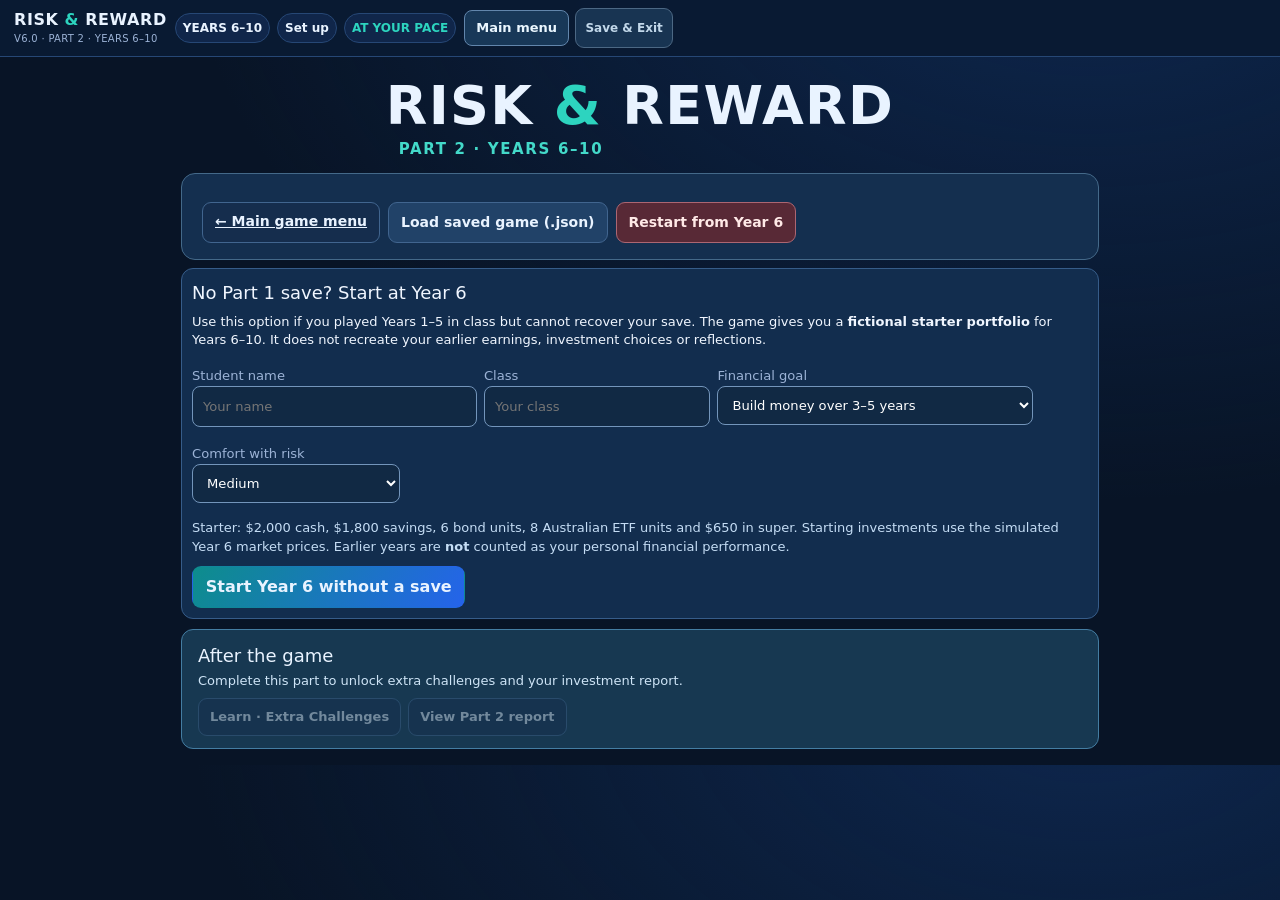
<file: part2.html>
<!doctype html>
<html lang="en-AU"><head><meta charset="utf-8"/><meta name="viewport" content="width=device-width,initial-scale=1"/><title>RISK &amp; REWARD V6.0 | The Financial Challenge</title><style>
:root{--bg:#081426;--bg2:#0c1c36;--panel:#10264a;--panelhi:#153154;--line:#264775;--tx:#e9f3ff;--muted:#9cb3d6;--teal:#2dd4bf;--blue:#60a5fa;--green:#34d399;--red:#f87171;--amber:#fbbf24}
*{box-sizing:border-box}body{margin:0;background:radial-gradient(900px 570px at 85% -9%,#13397580,transparent),var(--bg);font:15px/1.5 system-ui,-apple-system,Segoe UI,Arial,sans-serif;color:var(--tx)}button,input,select{font:inherit}button{cursor:pointer}button:disabled{opacity:.43;cursor:not-allowed}h1,h2,h3,h4,p{margin:0 0 .65rem}h1{font-size:1.55rem;line-height:1.2}h2{font-size:1.15rem}h3{font-size:1rem}.small{font-size:.85rem}.muted{color:var(--muted)}.positive{color:var(--green)}.negative{color:var(--red)}.teal{color:var(--teal)}.r{text-align:right}.short{margin:0}.eyebrow{letter-spacing:.16em;text-transform:uppercase;font-size:.75rem;color:var(--muted)}
.top{min-height:71px;position:sticky;top:0;z-index:30;background:#0a1b33f2;border-bottom:1px solid var(--line);display:flex;align-items:center;gap:1rem;flex-wrap:wrap;padding:.65rem 1.5rem;backdrop-filter:blur(10px)}.brand{background:none;border:0;color:var(--tx);text-align:left;padding:0;line-height:1.05}.brand span{font-size:1.18rem;font-weight:900;letter-spacing:.035em}.brand em{font-style:normal;color:var(--teal)}.brand small{display:block;color:var(--muted);font-size:.58rem;letter-spacing:.2em;margin-top:.3rem}.top-tags{display:flex;gap:.45rem;align-items:center;flex-wrap:wrap}.tag{display:inline-block;background:var(--panel);border:1px solid var(--line);padding:.28rem .68rem;border-radius:30px;font-size:.78rem;font-weight:650;white-space:nowrap}.tag.trade{border-color:var(--green);color:var(--green)}.timer{min-width:72px;text-align:center;font-weight:800;font-variant-numeric:tabular-nums;color:var(--teal)}.top-right{margin-left:auto;display:flex;gap:.4rem}.light{border:1px solid var(--line);border-radius:9px;background:none;color:var(--muted);padding:.4rem .65rem}.light.active{color:var(--tx);background:var(--panelhi);border-color:var(--teal)}
.page{max-width:1350px;padding:1.35rem 1.5rem 4rem;margin:0 auto}.session-top,.section-head{display:flex;align-items:center;justify-content:space-between;gap:1rem;flex-wrap:wrap}.session-top{margin-bottom:1rem}.session-top p{margin:0}.session-ctrl{display:flex;align-items:center;gap:.6rem}.tabs{display:flex;gap:.25rem;align-items:center;margin:0 0 1rem;border-bottom:1px solid var(--line);padding:0}.tabs button{color:var(--muted);background:none;border:0;border-bottom:3px solid transparent;padding:.65rem 1.1rem;font-weight:700}.tabs button.on{color:var(--tx);border-bottom-color:var(--teal)}
.panel{border:1px solid var(--line);border-radius:14px;background:linear-gradient(180deg,var(--panel),#0e2242);padding:1rem 1.1rem;margin-bottom:1rem}.panel.compact{padding:.75rem 1rem}.panel.compact h2{margin:0}.section-head{margin-bottom:.65rem}.section-head h2{margin:0}.panel p{max-width:75ch}.two-col{display:grid;grid-template-columns:1fr 1fr;gap:1rem}.two-col>.panel{margin-bottom:1rem}.banner{padding:.6rem .9rem;border-radius:10px;border:1px solid var(--line);font-weight:600;margin:.6rem 0}.banner.green{background:#064e3b;color:#d1fae5;border-color:var(--green)}.banner.blue{background:#153456}.banner.amber{background:#5e380e;border-color:#ca8730}
.metrics{display:grid;grid-template-columns:repeat(auto-fit,minmax(175px,1fr));gap:.7rem;margin-bottom:1rem}.metric{border:1px solid var(--line);border-radius:12px;background:var(--panel);padding:.75rem .85rem;min-height:98px}.metric.primary{background:linear-gradient(135deg,#075e64,#174a84);border-color:#2dd4bf88}.metric-label{color:#adc6e9;font-size:.75rem;text-transform:uppercase;letter-spacing:.085em}.metric-num{font-size:1.39rem;line-height:1.35;font-weight:850;margin:.25rem 0;white-space:nowrap}.metric-sub{color:var(--muted);font-size:.76rem}.primary .metric-sub{color:#b9eee3}
.wallet{position:sticky;top:var(--hh,71px);z-index:20;display:flex;align-items:center;gap:.3rem 1.8rem;flex-wrap:wrap;padding:.45rem 1.5rem;background:#0b1e3bf5;border-bottom:1px solid var(--line);backdrop-filter:blur(8px)}.w-item{display:grid;line-height:1.2}.w-item .metric-label{font-size:.68rem}.w-num{font-size:1.1rem;font-weight:850;white-space:nowrap;font-variant-numeric:tabular-nums}.w-item.primary .w-num{color:var(--teal)}.w-item.total{margin-left:auto;text-align:right}.w-item.total .w-num{font-size:1.25rem}
.page.student{padding-top:.9rem}.session-top.compact{margin-bottom:.5rem;gap:.4rem 1.2rem}.session-top.compact h1{font-size:1.25rem;margin:0}.session-top.compact .tabs{margin:0;border-bottom:0}.session-top.compact .tabs button{min-height:44px}.session-top.compact .banner{margin:0;flex:1 1 260px;padding:.4rem .8rem;font-size:.88rem}
:focus-visible{outline:2px solid var(--teal);outline-offset:2px}.top-right .light,.session-ctrl select{min-height:44px}.trade-panel .inline-controls .btn{min-width:44px}.savings .btn,.savings input,.savings select{min-height:44px}
.dot{display:inline-block;width:.7rem;height:.7rem;border-radius:50%;margin-right:.4rem;flex-shrink:0;vertical-align:middle}.spark{width:100%;height:26px;margin:.15rem 0}
.news-strip{display:flex;align-items:center;gap:.7rem;margin:0 0 .6rem;padding:.2rem .5rem .2rem .8rem;background:linear-gradient(115deg,#173453,#102743);border:1px solid #517599;border-left:5px solid var(--amber);border-radius:10px}.news-tag{font-size:.7rem;font-weight:800;letter-spacing:.06em;color:#ffd183;white-space:nowrap}.news-text{flex:1;min-width:0;white-space:nowrap;overflow:hidden;text-overflow:ellipsis;font-size:.88rem;color:#e7f0fc}.news-text span{color:#bed4ef}.news-strip .btn{min-height:44px}
.group-tabs{margin-bottom:.75rem}.group-tabs button{min-height:44px}.group-tabs button:disabled{opacity:.5;cursor:not-allowed}.tab-note{font-size:.7rem;color:var(--muted);font-weight:500}.new-badge{display:inline-block;font-size:.62rem;font-weight:850;letter-spacing:.06em;color:#042;background:var(--teal);border-radius:20px;padding:.05rem .4rem;vertical-align:middle}
.market-layout{display:grid;grid-template-columns:minmax(0,1.5fr) minmax(330px,1fr);gap:1rem;align-items:start}.market-list{min-width:0}.tile-grid{display:grid;grid-template-columns:repeat(auto-fill,minmax(210px,1fr));gap:.7rem;margin-bottom:1rem}
.tile{min-width:0;background:var(--panel);border:1px solid var(--line);border-left:5px solid var(--asset);border-radius:12px}.tile:hover{border-top-color:#5478ae;border-right-color:#5478ae;border-bottom-color:#5478ae}.tile.sel{background:#142f53;border-top-color:var(--teal);border-right-color:var(--teal);border-bottom-color:var(--teal)}.tile.locked{opacity:.55;padding:.6rem .8rem}
.tile-main{display:block;width:100%;text-align:left;background:none;border:0;color:var(--tx);padding:.6rem .8rem .15rem}.tile-name{display:block;font-weight:800;font-size:.9rem;line-height:1.25;min-height:2.25rem}.tile-risk{display:block;font-size:.72rem;color:var(--muted);margin:.1rem 0}.tile-price{display:flex;justify-content:space-between;align-items:center;gap:.5rem;font-size:.82rem}.tile-price b{font-size:1.2rem}.tile-foot{display:flex;justify-content:space-between;align-items:center;gap:.5rem;padding:.1rem .8rem .6rem}.tile-foot .btn{min-height:44px;min-width:76px}
.trade-panel{position:sticky;top:calc(var(--hh,71px) + var(--wh,0px) + .6rem);max-height:calc(100vh - var(--hh,71px) - var(--wh,0px) - 1.2rem);overflow:auto;background:var(--bg2);border:1px solid var(--line);border-radius:14px;padding:.8rem 1rem}.trade-panel p{margin:.25rem 0}.tp-head{display:flex;justify-content:space-between;align-items:flex-start;gap:.6rem}.tp-head h3{margin:0;font-size:1.02rem}.risk-badge{border:1px solid var(--line);background:var(--panel);border-radius:20px;padding:.1rem .6rem;font-size:.72rem;font-weight:700;white-space:nowrap}.tp-price{margin:.2rem 0}.tp-price b{font-size:1.4rem}.trade-panel .graph-legend{display:none}.trade-panel .line-graph{margin:0}.tp-sum{font-size:.88rem;min-height:2.4em}.tp-status{min-height:1.4em;font-size:.84rem}.tp-status.warn{color:#ffd183}.tp-status.ok{color:var(--green)}.trade-panel .inline-controls{margin:.35rem 0}.trade-panel .inline-controls .btn,.trade-panel input[type=number]{min-height:44px}.trade-panel input[type=number]{width:96px}.trade-panel .inline-controls .btn.success,.trade-panel .inline-controls .btn.danger{flex:1}.reason{color:#ffd183}
input,select{background:#091b35;color:var(--tx);border:1px solid #34547f;border-radius:9px;padding:.5rem .65rem;min-width:0;max-width:100%}input[type=number]{width:115px}select{max-width:320px}label{color:var(--muted);font-size:.82rem;display:block;margin:.3rem 0}.inline-controls{display:flex;gap:.45rem;align-items:center;flex-wrap:wrap;margin:.6rem 0}.btn{border:1px solid #41658f;background:#214268;border-radius:9px;color:var(--tx);padding:.52rem .8rem;font-weight:700;white-space:nowrap}.btn:hover:not(:disabled){filter:brightness(1.16)}.btn.primary{background:linear-gradient(125deg,#0d8d8c,#2563eb);border-color:transparent}.btn.success{background:#11674e;border-color:#059669}.btn.danger{background:#7f2828;border-color:#9f4040}.btn.subtle{background:#152d4d}.smallbtn{padding:.26rem .5rem;font-size:.8rem}.savings-grid{display:grid;grid-template-columns:1fr 1fr;gap:1.5rem}.savings .subheading{font-weight:800;margin:.2rem 0}.savings-grid>div:first-child{padding-right:1.5rem;border-right:1px solid var(--line)}
table{width:100%;border-collapse:collapse;font-size:.88rem}th{font-size:.72rem;letter-spacing:.07em;text-transform:uppercase;text-align:left;color:var(--muted)}th,td{border-bottom:1px solid #26436b;padding:.47rem .55rem}td.r,th.r{text-align:right}.table-scroll{overflow:auto}.line-graph{width:100%;display:block;max-height:240px}.graph-legend{display:flex;gap:1rem;color:var(--muted);font-size:.78rem;flex-wrap:wrap}.graph-legend i,.alloc-legend i{display:inline-block;width:.65rem;height:.65rem;border-radius:3px;margin-right:.3rem}.allocation{display:flex;align-items:center;gap:1.25rem;flex-wrap:wrap}.donut{height:166px;width:166px;border-radius:100%;display:grid;place-items:center;flex-shrink:0;position:relative}.donut:before{content:"";background:#0f2445;border-radius:100%;height:105px;width:105px;position:absolute}.donut span{z-index:1;position:relative;text-align:center;font-weight:850;font-size:.9rem}.donut small{display:block;font-size:.65rem;color:var(--muted);font-weight:400}.alloc-legend{flex:1;min-width:170px}.alloc-legend>div{display:flex;justify-content:space-between;gap:1rem;font-size:.82rem;padding:.16rem 0}.alloc-legend>div span{display:flex;gap:.2rem;align-items:center}
.lab-inputs,.setting-grid{display:flex;gap:1.2rem;flex-wrap:wrap}.lab-inputs label,.setting-grid label{display:grid;gap:.2rem}.lab-results{display:grid;grid-template-columns:repeat(auto-fit,minmax(160px,1fr));gap:.5rem;margin-top:1rem}.glossary{display:grid;grid-template-columns:repeat(auto-fit,minmax(220px,1fr));gap:.9rem}.glossary div{background:#0d2442;border:1px solid var(--line);border-radius:10px;padding:.7rem}.glossary p{font-size:.82rem;margin:.25rem 0;color:var(--muted)}
.phase-grid{display:flex;gap:.6rem;flex-wrap:wrap;margin:.8rem 0}.phase-step{border:1px solid var(--line);background:#0d2341;border-radius:10px;flex:1;min-width:130px;padding:.65rem}.phase-step.now{border-color:var(--teal);background:#103c52}.phase-step b{display:block}.phase-step span{font-size:.78rem;color:var(--muted)}.teacher-actions{display:flex;gap:.5rem;flex-wrap:wrap;margin:1rem 0}.chooser{border-top:1px solid var(--line);padding-top:.6rem}.chooser p{margin:.3rem 0}.story-eyebrow{font-size:.75rem;font-weight:700;letter-spacing:.1em;color:var(--teal)}.mini-flow{display:flex;gap:.3rem;flex-wrap:wrap}.mini-flow span{font-size:.75rem;border:1px solid var(--line);padding:.2rem .5rem;border-radius:20px}.market-watch>div{display:flex;justify-content:space-between;gap:.6rem;border-bottom:1px solid var(--line);padding:.3rem .1rem;font-size:.82rem}.market-watch>div span:last-child{white-space:nowrap}.market-watch .positive,.market-watch .negative{margin-left:.3rem}.check{display:flex;gap:.45rem;align-items:center;margin:.7rem 0}.team-list>div{display:flex;justify-content:space-between;align-items:center;padding:.4rem;border-bottom:1px solid var(--line)}
.welcome{max-width:900px;margin:2.8rem auto;padding:1rem 1.2rem;text-align:center}.welcome-illustration{color:var(--teal);font-size:4rem}.welcome h1{font-size:clamp(2.4rem,5vw,4.5rem);font-weight:900;letter-spacing:.025em}.welcome h1 span{color:var(--teal)}.welcome h2{font-weight:450;font-size:1.2rem}.welcome>p:not(.eyebrow){color:var(--muted);max-width:640px;margin:0 auto 1.6rem}.home-grid{display:grid;grid-template-columns:1fr 1fr;gap:1rem;margin:1.5rem 0}.role{border:1px solid var(--line);background:var(--panel);border-radius:15px;padding:1.5rem;text-align:center;color:var(--tx);display:flex;flex-direction:column;align-items:center;gap:.6rem}.role:hover{border-color:var(--teal);background:#193357}.role strong{font-size:1.16rem}.role span:last-child{font-size:.85rem;color:var(--muted)}.role-icon{font-size:2.5rem;color:var(--teal)}.intro-note{border:1px solid var(--line);background:#112541;border-radius:10px;padding:.85rem;color:var(--muted);font-size:.83rem}
.shade{position:fixed;inset:0;z-index:60;background:#020810dc;display:flex;align-items:center;justify-content:center;padding:1rem}.dialog{background:#142b4d;border:1px solid #346087;border-radius:18px;padding:1.6rem;width:min(620px,100%);max-height:90vh;overflow:auto;box-shadow:0 25px 70px #000a}.dialog-meta{font-size:.75rem;letter-spacing:.13em;color:var(--teal);font-weight:800}.dialog-icon{font-size:2rem;margin:.7rem 0}.dialog h2{font-size:1.35rem;margin:.45rem 0 .85rem}.dialog p{color:#cbdaee}.dialog>.btn:last-child{margin-top:.8rem}.news-context{border-left:3px solid var(--teal);background:#0d2342;border-radius:4px;padding:.5rem .75rem;margin:1rem 0;display:grid;gap:.15rem}.news-context span{font-size:.78rem;color:var(--muted)}.report-grid{display:grid;grid-template-columns:1fr 1fr;gap:.55rem}.report-grid>div{border:1px solid var(--line);border-radius:9px;padding:.55rem;background:#0b2240}.report-grid span{display:block;color:var(--muted);font-size:.75rem}.report-grid strong{display:block;font-size:1.15rem}.challenge-offer{margin-top:1rem;padding:1rem;background:#163c51;border:1px solid #287a89;border-radius:10px}.challenge-offer p{font-size:.85rem;margin:.3rem 0}.answers{display:grid;gap:.5rem;margin:1rem 0}.answer{background:#0d2446;border:1px solid var(--line);border-radius:10px;padding:.75rem;text-align:left;color:var(--tx);display:flex;align-items:center;gap:.8rem}.answer:hover{border-color:var(--teal);background:#153c53}.answer span{background:#245374;color:#bff6ef;border-radius:8px;padding:.25rem .55rem;font-weight:800}
#toast{position:fixed;z-index:100;right:1rem;bottom:1rem;display:grid;gap:.45rem;max-width:350px}.toast{background:#07624d;color:white;border:1px solid var(--green);border-radius:9px;padding:.65rem .85rem;box-shadow:0 8px 24px #0008}.toast.fail{background:#832c31;border-color:var(--red)}
@media(max-width:950px){.market-layout{grid-template-columns:1fr}.trade-panel{position:static;max-height:none;order:-1}.two-col{grid-template-columns:1fr}.top{padding:.6rem 1rem}.page{padding:1rem}}@media(max-width:640px){.savings-grid{grid-template-columns:1fr}.savings-grid>div:first-child{border-right:0;border-bottom:1px solid var(--line);padding:0 0 1rem}.wallet{position:static;gap:.3rem 1.1rem;padding:.45rem 1rem}.w-item.total{margin-left:0;text-align:left}.home-grid{grid-template-columns:1fr}.top-right{margin:0}.session-ctrl{width:100%}.report-grid{grid-template-columns:1fr}.brand{width:100%}.metric-num{font-size:1.19rem}}

@media(max-width:720px){.news-strip{flex-wrap:wrap}.news-text{flex-basis:100%;order:3;white-space:normal}}

.term{background:none;border:0;border-bottom:1px dotted var(--teal);color:inherit;font:inherit;padding:0;margin:0;cursor:help;border-radius:0}.term:hover{color:var(--teal)}
#gloss-pop{position:fixed;z-index:90;max-width:min(320px,calc(100vw - 24px));background:#0b1f3d;border:1px solid var(--teal);border-radius:10px;padding:.55rem .75rem;font-size:.85rem;line-height:1.4;color:var(--tx);box-shadow:0 10px 30px #000a}#gloss-pop b{color:var(--teal)}
.dialog.intro{width:min(720px,100%)}.intro .lead{font-size:1rem;margin:.1rem 0 .5rem}.intro-grid{display:grid;grid-template-columns:1fr 1fr;gap:.45rem;margin:.5rem 0}.intro-card{border:1px solid var(--line);border-left:3px solid var(--c,var(--teal));border-radius:9px;background:#0b2240;padding:.45rem .65rem;font-size:.8rem}.intro-card b{display:block;font-size:.88rem}.intro-card span{display:block;color:var(--muted)}.intro-points{margin:.3rem 0 .4rem 1.1rem;padding:0}.intro-points li{margin:.22rem 0;color:#cbdaee;font-size:.88rem}.intro-callout{border-left:3px solid var(--teal);background:#0d2342;border-radius:4px;padding:.45rem .7rem;font-size:.86rem;color:#cbdaee;margin:.5rem 0}.intro-actions{display:flex;gap:.6rem;flex-wrap:wrap;justify-content:flex-end;margin-top:.7rem}.intro h2{margin:.2rem 0 .5rem}.intro .dialog-icon{margin:.3rem 0}
.learn-intros{display:grid;grid-template-columns:repeat(auto-fit,minmax(210px,1fr));gap:.6rem}.learn-intros>div{border:1px solid var(--line);border-radius:10px;background:#0b2240;padding:.65rem;display:grid;gap:.3rem;align-content:start}
@media(max-width:640px){.intro-grid{grid-template-columns:1fr}}

/* V5.4 assessment-aligned reporting and classroom controls */
.report-overview{display:grid;grid-template-columns:repeat(auto-fit,minmax(180px,1fr));gap:.6rem;margin-bottom:1rem}
.report-overview .metric{min-height:85px}.calc-toggle{margin:.5rem 0}details.calc{background:#0b2240;border:1px solid var(--line);border-radius:10px;padding:.7rem 1rem;margin:.55rem 0}details.calc summary{cursor:pointer;font-weight:750;color:#91f3e5}details.calc p{margin:.45rem 0}.reflection-box{background:#0c2443;border:1px solid #386c80;border-radius:10px;padding:.8rem;margin-top:.6rem}.reflection-box label{font-weight:650;color:#e9f3ff}.reflection-box textarea{width:100%;min-height:66px;resize:vertical;background:#08172d;color:#fff;border:1px solid #45668f;border-radius:8px;padding:.55rem;font:inherit}.teacher-flow{display:grid;grid-template-columns:repeat(3,minmax(0,1fr));gap:.5rem}.teacher-flow>div{border:1px solid var(--line);border-radius:10px;padding:.6rem;background:#0d2446}.teacher-flow b{display:block}.teacher-flow span{font-size:.8rem;color:var(--muted)}.financial-note{border-left:3px solid var(--teal);padding:.55rem .8rem;background:#0c2644;margin:.6rem 0}.review-cta{display:flex;gap:.6rem;flex-wrap:wrap;margin-top:.8rem}.report-stamp{font-size:.78rem;color:var(--muted);margin-bottom:.5rem}@media(max-width:670px){.teacher-flow{grid-template-columns:1fr}.report-overview{grid-template-columns:1fr 1fr}}
@media print{body{background:white;color:#16223a}.top,.wallet,.tabs,.btn,.session-ctrl,.news-strip{display:none!important}.panel,.metric{background:white;color:#16223a;border-color:#bbb;break-inside:avoid}.page{max-width:none}.muted,.metric-label{color:#345!important}table{font-size:10px}}

/* V5.5 student classroom refinements */
.main-market-layout .portfolio-banner{font-size:.82rem;gap:.35rem}.main-market-layout .group-tabs{overflow-x:auto;white-space:nowrap}.main-market-layout .group-guide{max-width:100%}.main-market-layout .trade-panel{align-self:start}.main-market-layout .market-list{min-width:0}.tp-asset-desc summary{cursor:pointer;color:#b8e8f5;font-size:.85rem}.tp-asset-desc{margin:.25rem 0}.tp-sum{font-size:.82rem}.main-market-layout .trade-panel .line-graph{min-height:130px;max-height:170px}.tp-assumptions summary{cursor:pointer;color:var(--muted);font-size:.75rem;padding:.2rem 0}.trade-panel .tp-sum{margin:.3rem 0;padding:.35rem .5rem}.trade-panel .inline-controls{margin:.2rem 0}

.top .timer{min-width:95px;text-align:center}.top-right .light{border-color:var(--teal)}
.wallet{gap:.7rem 1.7rem;padding:.6rem 1.5rem}.wallet .w-item.primary{background:linear-gradient(100deg,#06745b,#09587d);padding:.55rem 1rem;border:1px solid #38dfc6;border-radius:12px;box-shadow:0 0 0 1px #2dd4bf33}.wallet .w-item.primary .w-num{font-size:1.55rem;color:#fff}.wallet .w-item.primary .metric-label{color:#d5fff7;font-weight:800;font-size:.8rem}
.portfolio-banner{border:1px solid var(--line);background:#102b49;padding:.5rem .75rem;border-radius:10px;display:flex;align-items:center;justify-content:space-between;gap:.6rem;flex-wrap:wrap;margin-bottom:.65rem;font-size:.9rem}.portfolio-banner span b{font-size:.74rem;color:var(--muted);display:block}.group-guide{margin-bottom:.75rem!important}.group-guide summary{cursor:pointer;color:#90ffeb;font-weight:700}.group-guide[open]{max-height:350px;overflow:auto}
.tile-main{padding:.75rem;min-height:158px;display:flex;flex-direction:column;justify-content:space-between}.tile-main:hover{background:#19395c}.tile-held{font-size:.76rem;color:#b7ccec}.tile .tile-foot{display:none!important}.tile-risk{padding:.18rem .45rem;border-radius:6px;align-self:flex-start}
.risk-low{color:#58e6ae!important;background:#154736!important}.risk-medium{color:#8fc9ff!important;background:#1b3656!important}.risk-medhigh{color:#ffe28a!important;background:#553d1c!important}.risk-high{color:#ffb36f!important;background:#51331c!important}.risk-very{color:#ff9ca1!important;background:#51232b!important}
.trade-panel .line-graph{min-height:148px;max-height:190px}.tp-sum{font-weight:750;background:#102b49;padding:.55rem;border-radius:8px}.trade-panel{scrollbar-color:#3d6397 transparent}.trade-panel .inline-controls:last-of-type .btn{flex:1}
.news-dialog{width:min(760px,100%)}.news-info{border-bottom:1px solid #395979;padding:.55rem 0}.news-info h3,.news-watch h3{font-size:.95rem;margin-bottom:.2rem;color:#ddfbff}.news-info p,.news-watch p{margin:.25rem 0}.news-watch{background:#08354b;padding:.75rem;border:1px solid #268a89;border-radius:10px;margin:1rem 0}.review-dialog{width:min(900px,100%);max-height:90vh}.review-dialog .report-grid{margin-bottom:.75rem}.review-dialog .reflection-box textarea{width:100%;min-height:75px;resize:vertical}
.fit-panel{background:#0b2a46;border:1px solid var(--line);padding:.75rem;border-radius:10px;margin:.7rem 0}.fit-panel h3{margin:0 0 .35rem}.fit-grid{display:grid;grid-template-columns:repeat(3,minmax(0,1fr));gap:.5rem}.fit-grid span{background:#0a203b;border-radius:8px;padding:.45rem;display:grid}.fit-grid b{font-size:1.2rem;color:#8ae9e0}.fit-grid small{color:var(--muted)}.reflection-box{margin-top:1rem}.reflection-box label{color:#d9edff;font-size:.95rem}.review-cta{display:flex;gap:.5rem;flex-wrap:wrap;margin-top:1rem}.student .banner{display:flex;justify-content:space-between;align-items:center;flex-wrap:wrap;gap:.5rem}.start-panel{max-width:760px;text-align:left;margin:1.2rem auto}.start-panel label{min-width:210px}.start-panel input,.start-panel select{width:100%}
@media(max-width:680px){.fit-grid{grid-template-columns:1fr}.portfolio-banner{justify-content:flex-start}.wallet .w-item.primary .w-num{font-size:1.3rem}}

/* V5.6 classroom usability refinements */
.performance-top~details textarea,.performance-charts~details textarea,.panel.calc textarea{width:100%;min-height:76px;resize:vertical;border:1px solid #45668f;border-radius:8px;background:#08172d;color:#e9f3ff;padding:.55rem;font:inherit}

.trade-panel{position:relative;top:auto;max-height:none!important;overflow:visible!important;padding:1rem;background:#0c203a}
.trade-panel .line-graph{height:190px;min-height:180px;max-height:none}
.tp-chart{background:#0b1c34;border:1px solid #28476e;border-radius:9px;margin:.6rem 0;padding:.2rem .35rem}
.tp-description{font-size:.84rem;color:#cbdbee;margin:.5rem 0}.tp-holding{background:#0f2c47;padding:.5rem .65rem;border-radius:8px;font-size:.86rem;margin:.35rem 0}
.tp-holding br{line-height:1.8}.trade-entry{margin-top:.45rem}.trade-entry>label{margin:0}.trade-entry .inline-controls{margin:.25rem 0}
.trade-entry input{width:80px}.trade-entry .btn{padding:.5rem .6rem;min-width:40px!important}
.tp-sum{min-height:0;margin:.35rem 0;padding:.35rem .6rem;font-size:.85rem;font-weight:550}.cost-pair{display:flex;justify-content:space-between;gap:.5rem}.cost-pair span{color:#b9cce4}
.trade-buttons{display:grid;grid-template-columns:1fr 1fr;gap:.6rem;margin-top:.45rem}.trade-buttons .btn{min-height:45px}
.tp-status{min-height:0!important;margin:0}.tp-status:empty{display:none}.tp-assumptions{font-size:.78rem;margin:.25rem 0}.tp-assumptions p{margin:.2rem 0}
.group-guide[open]{max-height:none!important;overflow:visible!important}.group-guide .intro-grid{gap:.5rem}.group-guide .intro-card{font-size:.82rem}
.tile-main{min-height:140px;padding:.55rem .72rem}.tile-held{margin-top:.15rem;font-size:.75rem}.tile-grid{grid-template-columns:repeat(auto-fill,minmax(190px,1fr));gap:.55rem}
.portfolio-inline{padding:.45rem .75rem!important;margin-bottom:.6rem!important}.portfolio-inline summary{cursor:pointer;font-size:.83rem;color:#b9eae4}.portfolio-inline:not([open]){background:#0d2744}.portfolio-inline .table-scroll{margin-top:.4rem}
.savings-grid{gap:1rem}.savings-grid>div:first-child{padding-right:1rem}.bank-balance{font-size:.98rem}.bank-actions{display:grid;grid-template-columns:1fr 1fr;gap:.55rem;margin:.6rem 0}.bank-actions .btn{min-height:44px}.savings #bank-amount{width:100%;max-width:240px}
.performance-top .report-overview{grid-template-columns:repeat(3,minmax(0,1fr));gap:.5rem}.performance-top .metric{min-height:75px;padding:.6rem}.performance-top .metric-num{font-size:1.22rem}.performance-top .metric-sub{font-size:.73rem}.performance-top .financial-note{margin:.45rem 0 .65rem}
.performance-charts .panel{margin-bottom:.6rem}.performance-charts .donut{width:130px;height:130px}.performance-charts .donut:before{width:84px;height:84px}.performance-charts .line-graph{max-height:185px}
.checkpoint-panel{scroll-margin-top:180px}.checkpoint-panel .reflection-box{margin-top:.65rem}.checkpoint-panel .reflection-box textarea{min-height:85px}
.fit-panel{margin:.45rem 0}.fit-panel .fit-grid{margin:.4rem 0}.fit-grid span{padding:.45rem}.fit-grid b{font-size:1.12rem}
.student .tabs button:disabled{opacity:.4;cursor:not-allowed}.dialog .intro-actions{justify-content:flex-end}
@media(max-width:1050px){.market-layout{grid-template-columns:minmax(0,1.35fr) minmax(330px,1fr);gap:.7rem}.tile-grid{grid-template-columns:repeat(2,minmax(0,1fr))}.trade-panel{padding:.75rem}}
@media(max-width:950px){.market-layout{grid-template-columns:1fr}.tile-grid{grid-template-columns:repeat(auto-fill,minmax(190px,1fr))}.performance-top .report-overview{grid-template-columns:repeat(2,minmax(0,1fr))}}
@media(max-width:600px){.performance-top .report-overview{grid-template-columns:repeat(2,minmax(0,1fr))}.bank-actions{grid-template-columns:1fr 1fr}.tile-grid{grid-template-columns:repeat(2,minmax(0,1fr))}.tile-name{font-size:.8rem}}


/* V5.7 individual student submission report */
#report-preview{display:none;position:fixed;inset:0;z-index:120;background:#06132bdd;padding:1.1rem;overflow:auto}
#report-preview.is-open{display:block}
.report-modal{max-width:900px;margin:0 auto;border-radius:14px;background:#142a4b;border:1px solid #44658e;box-shadow:0 24px 75px #000a;padding:1.2rem}
.report-actions{display:flex;gap:.6rem;align-items:center;flex-wrap:wrap;justify-content:space-between;margin-bottom:1rem;color:#e9f3ff}
.report-actions .actions-right{display:flex;gap:.5rem;flex-wrap:wrap}
.report-actions p{font-size:.86rem;color:#c1d4e8;margin:.25rem 0 0}
.report-document{background:#fff;color:#16253b;border-radius:6px;padding:1rem;max-width:810px;margin:0 auto;font:13px/1.42 Arial,Helvetica,sans-serif}
.report-document *{box-sizing:border-box}
.report-page{min-height:0;padding:0 0 .35rem}
.report-head{border-bottom:3px solid #008f8d;margin-bottom:.65rem;padding-bottom:.65rem;display:flex;align-items:flex-end;justify-content:space-between;gap:1rem}
.report-eyebrow{font-size:10px;letter-spacing:1.3px;font-weight:700;color:#087b83;text-transform:uppercase}
.report-head h1{margin:.14rem 0;font-size:23px;color:#142a48;line-height:1.17}
.report-head small{color:#496078;font-size:10px;white-space:nowrap}
.report-byline{display:grid;grid-template-columns:1.15fr .8fr .85fr;gap:.6rem;margin:.55rem 0 .8rem}
.report-byline>div{background:#eef5fa;padding:.42rem .65rem;border-radius:5px;min-width:0;overflow-wrap:anywhere}
.report-byline b,.report-byline span{display:block}.report-byline span{font-size:10px;color:#52667b}
.report-document h2{font-size:14px;margin:.7rem 0 .3rem;color:#153d61}
.report-document p{margin:.2rem 0 .5rem;max-width:none}
.report-document .report-kpis{display:grid;grid-template-columns:repeat(4,minmax(0,1fr));gap:.42rem}
.report-kpis>div{border:1px solid #bed2e0;background:#f5f9fc;border-radius:5px;padding:.55rem .52rem;min-width:0}
.report-kpis label{font:700 9px/1.3 Arial,Helvetica,sans-serif;color:#4d627c;text-transform:uppercase;letter-spacing:.4px;display:block;margin:0 0 .25rem}
.report-kpis b{font-size:14px;line-height:1.1;white-space:normal;overflow-wrap:anywhere}
.report-table{border-collapse:collapse;width:100%;font-size:11px;table-layout:fixed;margin:.35rem 0 .45rem}
.report-table th,.report-table td{border-bottom:1px solid #cbd7e4;padding:.32rem .4rem;text-align:left;overflow-wrap:anywhere}
.report-table th{background:#e9f2f7;color:#163550;font-size:9px;letter-spacing:0;text-transform:none}
.report-table .amount{text-align:right;font-variant-numeric:tabular-nums;white-space:nowrap}
.report-table .report-asset{width:42%}
.report-pos{color:#096b4f!important}.report-neg{color:#b42339!important}
.report-note{border-left:3px solid #109999;background:#eef8f7;padding:.45rem .6rem;font-size:10px;margin:.5rem 0}
.report-summary{display:grid;grid-template-columns:repeat(2,minmax(0,1fr));gap:.55rem;margin:.5rem 0}
.report-summary>div{background:#f4f7fb;border:1px solid #d9e4ef;border-radius:5px;padding:.45rem .6rem}
.report-summary b{font-size:10px;color:#2f4a66}.report-summary p{font-size:10px;margin:.18rem 0}
.report-footer{border-top:1px solid #c5d8e3;margin-top:.65rem;padding-top:.3rem;color:#52677b;font-size:9px;display:flex;justify-content:space-between;gap:1rem}
.report-reflection{page-break-inside:avoid;break-inside:avoid;margin:.7rem 0 1rem}
.report-reflection h3{font-size:12px;color:#153d61;margin:0 0 .4rem;border-bottom:1px solid #b3c9d8;padding-bottom:.24rem}
.report-answer{margin:.25rem 0 .65rem;padding:.5rem .65rem;background:#f3f7fb;border:1px solid #d6e2ef;border-radius:5px;white-space:pre-wrap;overflow-wrap:anywhere;min-height:42px;font-size:12px;line-height:1.45}
.report-question{font-size:11px;font-weight:700;margin:.35rem 0 .18rem}
.report-page.review-page{padding-top:.35rem}
.report-document .subtle{color:#50677e;font-size:10px}
@media(max-width:700px){.report-byline{grid-template-columns:1fr}.report-document .report-kpis{grid-template-columns:repeat(2,minmax(0,1fr))}.report-modal{padding:.55rem}.report-document{padding:.7rem}}
@page{size:A4;margin:12mm 13mm}
@media print{
 html,body{background:#fff!important;margin:0!important;padding:0!important;color:#17253b!important;-webkit-print-color-adjust:exact;print-color-adjust:exact}
 #app,#modal,#toast,#import-file{display:none!important}
 #report-preview,#report-preview.is-open{display:block!important;position:static!important;overflow:visible!important;background:#fff!important;padding:0!important;margin:0!important}
 .report-modal{max-width:none!important;width:100%!important;box-shadow:none!important;border:0!important;border-radius:0!important;background:#fff!important;padding:0!important;margin:0!important}
 .report-actions{display:none!important}
 .report-document{max-width:none!important;width:100%!important;background:#fff!important;border-radius:0!important;padding:0!important;margin:0!important;font-size:12px!important}
 .report-page{break-after:page;page-break-after:always}
 .report-page:last-child{break-after:auto;page-break-after:auto}
 .report-reflection,.report-table tr,.report-summary>div{break-inside:avoid;page-break-inside:avoid}
 .report-document h2{break-after:avoid;page-break-after:avoid}
}
/* V5.8: beginner exploration, clear actions and responsive guidance */
.explore-start{background:linear-gradient(120deg,#f0c64a,#f49b2e);color:#081426;border:2px solid #ffe4a0;font-size:1rem;box-shadow:0 0 0 2px #f0b84a22;font-weight:900;min-height:47px;padding:.55rem 1rem;white-space:normal}
.explore-start:hover:not(:disabled){filter:brightness(1.08)}
.explore-guide{border:1px solid #547ba8;border-left:5px solid var(--teal);border-radius:13px;padding:1rem 1.15rem;background:linear-gradient(130deg,#143557,#11274a);margin-bottom:1rem}
.explore-guide h2{margin:.25rem 0 .3rem;font-size:1.14rem}
.explore-guide p{color:#cbdcf0;margin-bottom:.65rem}
.explore-actions{display:grid;grid-template-columns:repeat(4,minmax(0,1fr));gap:.5rem}
.explore-action{border:1px solid #456a95;border-radius:9px;background:#0e2546;color:#eaf5ff;min-height:67px;padding:.5rem .65rem;text-align:left;line-height:1.28;white-space:normal;font-weight:700}
.explore-action:hover{background:#1b436a;border-color:#81a8d4}
.explore-action.visited{border-color:#188f82;background:#103d48}
.explore-action small{display:block;font-size:.75rem;color:#b1c8e5;font-weight:450;margin-top:.2rem}
.hint-mark{display:inline-flex;vertical-align:middle;align-items:center;justify-content:center;border:1px solid #ffe0a0;background:#f5b942;color:#10233f;border-radius:50%;height:21px;width:21px;min-width:21px;font-weight:950;font-size:.85rem;margin-left:.35rem;padding:0;cursor:pointer}
.hint-mark:hover{background:#ffdf8a}
.explore-label{letter-spacing:.1em;text-transform:uppercase;font-size:.7rem;font-weight:900;color:#7bf5df}
.explore-cta-note{color:#ffe6a5;font-size:.82rem;margin-top:.7rem}
.explore-welcome{max-width:62ch}
.explore-banner{border-color:#5f8db3;background:#153756;color:#e8f3fc}
.wallet.exploring .w-item.primary{outline:1px solid #f0bc5a;border-radius:8px;padding:.28rem .55rem;background:#183952}
.market-layout .trade-panel .reason{line-height:1.4}
@media(max-width:1050px){.explore-actions{grid-template-columns:repeat(2,minmax(0,1fr))}.top-right .explore-start{padding:.45rem .75rem;font-size:.9rem}}
@media(max-width:580px){.explore-actions{grid-template-columns:1fr}.explore-guide{padding:.75rem}.top-right{margin-left:0}}
</style></head><body><div id="app"></div><div id="modal"></div><div id="toast"></div><div id="report-preview" aria-live="polite"></div><input type="file" id="import-file" accept="application/json,.json" hidden/><script>
'use strict';
/* RISK & REWARD V5: all prices and events are fictional teaching simulations */
const GAME_VERSION=58, PART=2, STORE='riskreward_student_p'+PART+'_v60_stage2', PRIOR_STORE='riskreward_student_p'+PART+'_v60_stage2_previous';
const READ_DELAY_MS=8000, REVIEW_DELAY_MS=12000, MIN_TRADE_MS=5000;
const CY=3, YEAR_COUNT=10, TOTAL_CYCLES=30;
const F=['market','tech','mining','energy','rates','trade','consumer','property','safety','copper'];
const A=[
 {id:'BOND',group:'funds',risk:'Low',name:'Wattle Government Bonds',short:'Govt Bonds',p:100,mu:0.5,sig:6,yield:4.5,kind:'Bond',unlock:1,col:'#60A5FA',exp:{rates:-.85,safety:.25,market:-.12},iid:.55,desc:'Loans to government. Fixed coupons provide income, but bond prices can still move when interest rates change.'},
 {id:'AUS',group:'funds',risk:'Medium',name:'AusBroad Australian ETF',short:'Australian ETF',p:110,mu:4,sig:19,yield:2.5,kind:'ETF',unlock:1,col:'#2DD4BF',exp:{market:.8,mining:.22,consumer:.2},iid:.40,desc:'Owns many Australian companies. Spreads company-specific risk, but can fall with the sharemarket.'},
 {id:'GLOBAL',group:'funds',risk:'Medium',name:'Global Horizons ETF',short:'Global ETF',p:120,mu:4.5,sig:16,yield:2,kind:'ETF',unlock:5,col:'#A5B4FC',exp:{market:.65,tech:.32,trade:.3},iid:.45,desc:'A diversified international share fund. Exposed to global markets and overseas trade conditions.'},
 {id:'PROP',group:'funds',risk:'Medium',name:'Southern Cross Property Fund',short:'Property Fund',p:85,mu:2,sig:17,yield:4,kind:'Fund',unlock:5,col:'#4ADE80',exp:{market:.28,property:.75,rates:-.5,consumer:.14},iid:.50,desc:'Owns commercial and residential property. Distributes rental-style income; sensitive to financing costs and occupancy.'},
 {id:'SHOP',group:'shares',risk:'Medium–High',name:'KangaMart Retail Group',short:'KangaMart',p:45,mu:4,sig:30,yield:2.5,kind:'Share',unlock:3,col:'#FB923C',exp:{market:.42,consumer:.8,trade:.25,energy:-.25},iid:.75,desc:'Retailer whose sales depend on households, wages, import costs and consumer confidence.'},
 {id:'MINE',group:'shares',risk:'Very high',name:'Outback Minerals Ltd',short:'Outback Minerals',p:28,mu:6,sig:43,yield:1,kind:'Share',unlock:3,col:'#B88665',exp:{market:.38,mining:.86,copper:.28,trade:.18},iid:.85,desc:'A critical-minerals producer. Commodity demand can help it, but construction costs, debts and operations also matter.'},
 {id:'TECH',group:'shares',risk:'Very high',name:'NovaTech Systems',short:'NovaTech',p:65,mu:7.5,sig:45,yield:0,kind:'Share',unlock:3,col:'#F472B6',exp:{market:.44,tech:.92,rates:-.16},iid:.88,desc:'An ambitious technology developer. High uncertainty, no dividend, and significant potential gains and losses.'},
 {id:'ENERGY',group:'shares',risk:'High',name:'RedGum Energy',short:'RedGum Energy',p:40,mu:4,sig:35,yield:3,kind:'Share',unlock:3,col:'#EF4444',exp:{market:.34,energy:.9,trade:.13},iid:.7,desc:'Produces oil and gas. Higher energy prices may raise revenue, though operations and costs can offset gains.'},
 {id:'GOLD',group:'commodities',risk:'Medium–High',name:'Gold Commodity Fund',short:'Gold',p:80,mu:4.5,sig:20,yield:0,kind:'Commodity',unlock:7,col:'#FACC15',exp:{safety:.85,rates:-.16,market:-.2},iid:.7,desc:'Tracks fictional gold prices. Can benefit from uncertainty, but offers no income and is not guaranteed protection.'},
 {id:'COPPER',group:'commodities',risk:'High',name:'Copper Commodity Fund',short:'Copper',p:35,mu:5.5,sig:32,yield:0,kind:'Commodity',unlock:7,col:'#D97745',exp:{market:.26,copper:.9,mining:.36,trade:.2},iid:.7,desc:'Tracks fictional copper prices, reflecting demand from electrification, construction and manufacturing.'},
 {id:'OIL',group:'commodities',risk:'High',name:'Crude Oil Commodity Fund',short:'Oil',p:55,mu:4.5,sig:38,yield:0,kind:'Commodity',unlock:7,col:'#A78BFA',exp:{energy:.96,market:.22,trade:.16},iid:.78,desc:'Tracks fictional oil prices. Responds to supply shocks, economic demand and global transport conditions.'}
];
const AS=id=>A.find(x=>x.id===id);
// Story factor values are percentage-point LOG-return impulses, NOT guaranteed asset returns.
// A fraction is priced immediately at publication, and the rest is included in the cycle close.
const STORIES=[
 {id:'steady',title:'Quiet Economy',icon:'🌤️'},
 {id:'minerals',title:'Business Boom and Growing Pains',icon:'🏢'},
 {id:'retail',title:'Business Boom and Growing Pains',icon:'🏢'},
 {id:'property',title:'Changing Markets and Interest Rates',icon:'🌏'},
 {id:'inflation',title:'Changing Markets and Interest Rates',icon:'🏦'},
 {id:'copper',title:'Energy and Supply Chain Disruption',icon:'🔩'},
 {id:'energy',title:'Energy and Supply Chain Disruption',icon:'⚡'},
 {id:'crash',title:'Market Downturn and Recovery',icon:'📉'}
];
const STORY=id=>STORIES.find(x=>x.id===id)||STORIES[0];
const INTROS=[{id:'start',year:1,icon:'🏦',title:'Saving and Investing',go:'banking',goLabel:'Explore Banking'},
 {id:'shares',year:3,icon:'🏢',title:'Individual Company Shares',go:'shares',goLabel:'Explore Shares',blurb:'You can now invest in four businesses across different industries. Individual companies can offer capital growth and dividends, but their prices may fluctuate considerably.'},
 {id:'intl',year:5,icon:'🌏',title:'International Funds and Property',go:'funds',goLabel:'Explore Funds',blurb:'The Global Horizons ETF and the Southern Cross Property Fund are now in the Funds & Bonds tab. They spread your money beyond Australian shares.'},
 {id:'commod',year:7,icon:'🛢️',title:'Commodities',go:'commodities',goLabel:'Explore Commodities',blurb:'Gold, copper and oil funds are now available. Their prices follow supply and demand and can swing widely.'}];
const INTRO_BY_YEAR=Object.fromEntries(INTROS.map(i=>[i.year,i]));
const INTRO={title:'A quiet year to learn the market',focus:'Savings, government bonds and a diversified ETF',beats:[
 {title:'Welcome to your first economic year',text:'There is no major market story this year. Learn to save, compare bond income and buy a diversified ETF.',shock:{}},
 {title:'Markets remain steady',text:'Ordinary market movements continue. Look at prices, savings interest and your holdings.',shock:{}},
 {title:'Your first annual report',text:'The year finishes with no unusual economic disruption. Review your investment choices and what you learned.',shock:{}}]};

const V54_STORY_THEMES={
 1:['Quiet Economy','Saving, liquidity and first investment choices'],2:['Quiet Economy','Savings growth and small economic movements'],
 3:['Business Boom and Growing Pains','Shares, company profits and dividends'],4:['Business Boom and Growing Pains','Profitability and company-specific risk'],
 5:['Changing Markets and Interest Rates','International diversification and property'],6:['Changing Markets and Interest Rates','Inflation, interest rates and borrowing costs'],
 7:['Energy and Supply Chain Disruption','Commodities and global demand'],8:['Energy and Supply Chain Disruption','Supply chains and inflation'],
 9:['Market Downturn and Recovery','Market declines and diversification'],10:['Market Downturn and Recovery','Recovery and long-term decisions']};
const V54_BEATS=[
 // Year 1, three introductory cycles with no headline shocks
 ['Welcome to your financial future','The economy is calm. Explore bank savings, bonds and an Australian ETF. Compare access to money, income and price fluctuations.','Markets can move even without major news.',{}],
 ['Business as usual','Households and businesses continue their normal activities. Savings earn interest, while investment prices may move up or down.','A low-risk product may grow slowly, while higher-risk prices fluctuate.',{}],
 ['Your first annual review','The introductory year ends without an unusual economic event. Compare your wages with interest and investment gains.','A higher net worth does not necessarily mean your investments performed well.',{}],
 // Year 2 only small changes
 ['Consumer spending improves','Retail spending rises modestly as households feel more confident. Economists are watching whether the improvement continues.','Retailers may benefit, but a broad market response is likely to be small.',{consumer:0.7,market:0.2}],
 ['Interest rates remain steady','The central bank leaves its policy rate unchanged. Savers and borrowers can plan with fewer surprises for now.','A fixed deposit keeps its contracted rate.',{rates:0}],
 ['A small market wobble','Investors debate whether growth will last. Some prices edge higher and others decline slightly.','Ordinary fluctuations are not a crisis.',{market:-0.5,consumer:0.3}],
 // year 3
 ['Businesses announce expansion plans','Several Australian companies plan new stores, equipment and technology. Higher sales are possible, but expansion requires spending.','Company shares can be affected differently.',{market:0.5,consumer:1.5,tech:1,mining:1}],
 ['Technology and mining attract attention','NovaTech draws interest in a new product while Outback Minerals reports stronger orders. Analysts also warn that expectations may be optimistic.','High expectations can lead to price volatility.',{tech:2,mining:2,direct:0}],
 ['Costs challenge the boom','Construction, wages and transport cost more than expected. Strong demand does not guarantee every company a profit.','Companies with high costs may struggle even in a growing market.',{market:-0.3,consumer:-1,mining:-1,tech:0.5}],
 // year 4
 ['New projects start operating','New technology products and mining facilities begin production. Results depend on whether delivery is on time and customers buy.','Progress helps some companies more than others.',{tech:2,mining:1,market:0.4}],
 ['Competition intensifies','Retailers discount products, and some manufacturers report higher operating expenses. Profit margins are under pressure.','Revenue growth and profit growth are not the same.',{consumer:-2,tech:-1,energy:-0.4}],
 ['Mixed earnings reports','A few businesses report stronger profits, while others disappoint. The overall sharemarket response is mixed.','Diversification reduces exposure to one company.',{market:0.3,consumer:-0.5,tech:1,mining:-1}, {SHOP:-2,TECH:1.5,MINE:-1}],
 // year5
 ['Overseas markets gain momentum','Some overseas businesses report stronger growth than Australian companies. The Global Horizons ETF provides access to a wider range of markets.','International exposure can diversify an Australian portfolio.',{trade:2,market:0.5,tech:1}],
 ['Investors examine property income','Demand for rental property and commercial space attracts investors. However, property values can respond to borrowing costs.','Rental-style distributions are separate from changes in fund price.',{property:2,consumer:0.3}],
 ['Different regions, different results','Overseas and local industries report mixed outcomes. Investors reconsider whether they are too concentrated in one country.','Diversification changes risks; it does not remove them.',{trade:1,property:-0.5,market:0.4}],
 // year6
 ['Inflation accelerates','Food, transport and construction costs rise. Businesses may struggle to pass every increase on to customers.','Inflation can influence households, companies and interest rates.',{rates:1,consumer:-1,property:-0.7},null,0.5],
 ['The central bank raises rates','Interest rates increase to slow demand and inflation. Savings rates improve, while finance becomes more expensive.','Existing fixed-rate bonds and property funds can face price pressure.',{rates:3,property:-2,consumer:-1,market:-0.7},null,1],
 ['Higher repayments affect households','Some households reduce spending because loan repayments cost more. Company performance varies across sectors.','A high savings rate is not automatically good for borrowers.',{rates:1,consumer:-2.5,property:-2,market:-1}],
 // year7
 ['Copper demand rises','New infrastructure and electrical projects increase expected copper use. Mines still need time to expand supply.','Demand and supply affect commodity prices.',{copper:4,mining:1.5}],
 ['Oil supplies tighten','Production interruptions reduce the amount of crude oil available. Fuel and transport businesses prepare for higher costs.','Energy producers and fuel users can be affected in opposite ways.',{energy:5,consumer:-1,trade:-0.5}],
 ['Commodity markets adjust','Copper demand remains solid, while higher oil costs begin affecting household budgets and production expenses.','Commodity gains do not guarantee business profits.',{copper:2,energy:2,consumer:-1,market:-0.4}],
 // year8
 ['Shipping becomes more expensive','International freight delays raise the cost of importing goods and equipment. Some industries hold higher inventories.','Global supply chains link local businesses to overseas costs.',{trade:-3,consumer:-1,mining:-0.5}],
 ['Retailers face rising costs','Import costs, fuel and delivery fees put pressure on retailers and manufacturers. Not every business can raise prices.','Higher costs may squeeze company profits.',{consumer:-3,energy:1.5,trade:-1}, {SHOP:-2}],
 ['Supply pressures begin easing','Shipping routes improve and firms adjust inventories. Some sectors recover faster than others.','Economic news can have mixed effects across investments.',{trade:2,consumer:1,energy:-2,market:0.5}],
 // year9
 ['Economic growth slows','Consumer spending and business investment weaken. Analysts warn that future profits may be lower.','Diversified funds can still fall when the wider market declines.',{market:-2,consumer:-2,tech:-1,safety:1}],
 ['Businesses report weaker profits','Several large companies reduce their forecasts. Investors reassess what they are willing to pay for shares.','Market risk affects many sectors, while company risk affects individual businesses.',{market:-4,consumer:-2,tech:-2,mining:-2,safety:2}],
 ['Market downturn deepens','A broad sharemarket sell-off creates losses across many portfolios. Cash and bonds may be steadier, but no investment is entirely risk-free.','A short-term price fall is not always a realised loss.',{market:-7,tech:-3,mining:-3,safety:3,property:-2}],
 // year10
 ['Early signs of stability','Inflation and spending begin to stabilise. Some investors expect a recovery, but uncertainty remains.','Recovery expectations are not guarantees.',{market:2,consumer:1,safety:-1}],
 ['Industries recover unevenly','Some companies report improved earnings while others struggle with debt and weak demand.','Company selection and diversification still matter.',{market:2,tech:2,consumer:1,mining:-0.5}],
 ['A decade of financial decisions','Conditions improve for some investments, but not all losses have recovered. Review your savings, investment returns, super and financial goals.','Evaluate decisions using evidence, not simply the final ranking.',{market:1.5,consumer:0.7,property:0.5}]
];
const V54_STORY_ID={1:'intro',2:'steady',3:'minerals',4:'retail',5:'property',6:'inflation',7:'copper',8:'energy',9:'crash',10:'crash'};
function v54News(st){const y=Math.floor(st.cycle/3)+1,c=st.cycle%3,v=V54_BEATS[st.cycle]||V54_BEATS[29],theme=V54_STORY_THEMES[y]||V54_STORY_THEMES[10],sh={...v[3]};delete sh.direct;return {title:v[0],text:v[1]+' '+v[2],explanation:v[1],meaning:v[2],sectors:Object.keys(sh).filter(k=>Math.abs(sh[k])>0).map(k=>({market:'Broader sharemarket',tech:'Technology businesses',mining:'Mining',energy:'Energy companies and oil',rates:'Savings, bonds and property finance',trade:'International trade',consumer:'Retail and consumers',property:'Property investment',safety:'Gold and defensive assets',copper:'Copper'}[k]||k)).slice(0,4),shock:sh,direct:v[4]&&typeof v[4]==='object'?v[4]:{},rateShift:typeof v[5]==='number'?v[5]:0,story:V54_STORY_ID[y],storyTitle:theme[0],focus:theme[1],act:c+1,year:y,ending:c===2}}
function hash(s){let h=2166136261>>>0;for(let i=0;i<s.length;i++){h^=s.charCodeAt(i);h=Math.imul(h,16777619)}return h>>>0}
function RNG(seed){let a=(seed>>>0)||1;return function(){a=(a+0x6D2B79F5)|0;let t=Math.imul(a^a>>>15,1|a);t=t+Math.imul(t^t>>>7,61|t)^t;return((t^t>>>14)>>>0)/4294967296}}
function normal(r){let u=0;while(!u)u=r();return Math.sqrt(-2*Math.log(u))*Math.cos(2*Math.PI*r())}
function round(n){return Math.round((n+Number.EPSILON)*100)/100}
const halfPct=n=>Math.round(n*2)/2;
const TERM_CHOICES={short:{cycles:3,label:'Short-term deposit (1 year)'},long:{cycles:9,label:'Long-term deposit (3 years)'}};
function pctCycle(annual){return Math.pow(1+annual/100,1/3)-1}
function sum(a,fn){return a.reduce((n,x)=>n+fn(x),0)}
function priceHistory(a,seed){const r=RNG(hash(`${seed}:history:${a.id}`)),p=Array(12);p[11]=a.p;const sigma=a.sig/100/Math.sqrt(3);for(let i=10;i>=0;i--){const dr=Math.log(1+a.mu/100)/3-sigma*sigma/2;const rt=Math.max(-.55,Math.min(.55,dr+sigma*normal(r)));p[i]=round(Math.max(.5,p[i+1]/Math.exp(rt)))}return p}
function storyBand(y){return y<=2?y:y<5?3:y<7?5:y<9?7:9}
function selectedStory(st,year){return {id:V54_STORY_ID[year]||'crash',outcome:null}}
function chooseEnding(st,story,year){return 0}
function narrativeBeat(st){return v54News(st)}
function marketFactors(seed,cycle){const r=RNG(hash(`${seed}:market:${cycle}`)),z={};F.forEach(f=>z[f]=normal(r));return z}
function assetStochastic(st,a,cycle){const r=RNG(hash(`${st.seed}:idio:${cycle}:${a.id}`)),z=marketFactors(st.seed,cycle);const ex=a.exp,sw=Object.keys(ex).reduce((v,k)=>v+ex[k]*ex[k],a.iid*a.iid);let n=Object.entries(ex).reduce((v,[k,w])=>v+w*z[k],a.iid*normal(r))/Math.sqrt(sw);n=Math.max(-3.2,Math.min(3.2,n));const sig=a.sig/100/Math.sqrt(3);
 return Math.log(1+a.mu/100)/3-0.5*sig*sig+sig*n
}
function newsImpact(a,beat){const factor=Object.entries(beat.shock||{}).reduce((acc,[name,x])=>acc+(a.exp[name]||0)*x,0);const direct=(beat.direct||{})[a.id]||0;return (factor+direct)/100}
// Asset prices first incorporate 70% of public news; the balance and normal market randomness follow at close.
function priceForNews(st,beat){let newsChanges={};A.forEach(a=>{const delta=.70*newsImpact(a,beat),old=st.prices[a.id].at(-1);const next=round(Math.max(.5,old*Math.exp(delta)));st.prices[a.id].push(next);newsChanges[a.id]=round(100*(next/old-1))});return newsChanges}
function priceForClose(st,beat){let closing={};A.forEach(a=>{const old=st.prices[a.id].at(-1);const shock=.30*newsImpact(a,beat);const stochastic=assetStochastic(st,a,st.cycle);const capped=Math.max(-.54,Math.min(.52,shock+stochastic));let next=round(Math.max(.5,old*Math.exp(capped)));st.prices[a.id].push(next);closing[a.id]=round(100*(next/old-1))});return closing}
function nextRate(st,beat){const change=beat.rateShift||0;if(change){st.savingsRate=Math.max(1,Math.min(8,halfPct(st.savingsRate+change)));st.termRates={short:halfPct(st.savingsRate+1),long:halfPct(st.savingsRate+2)};}return change}
function newTeam(st,name,bot){return {id:'t'+st.nextId++,name,schoolClass:'',bot:bot||'',cash:st.startCash,sav:0,term:[],hold:{},accrued:0,realised:0,incomeReceived:0,divPaid:0,interestPaid:0,bonusPaid:0,bonusPending:0,superBalance:0,superContrib:0,superEarned:0,superPlan:'balanced',tradeCount:0,doneYears:{},answers:{},history:[{cycle:0,nw:st.startCash,invested:0,cash:st.startCash}],journal:[],last:null,yearly:{},reflections:{},botCycle:-1}}
const DEMO=[['My Team',''],['Koala Savers','saver'],['Wombat Tech','tech'],['Quokka Balanced','balanced'],['Dingo Mining','mining'],['Numbat Global','global']];
function newGame(options={}){const st={version:GAME_VERSION,seed:Number(options.seed)||2026,startCash:2500,income:250,totalYears:Math.max(1,Math.min(20,Number(options.years)||10)),cycle:0,phase:'lobby',clock:{remaining:0,startedAt:null},paused:false,phaseSeconds:{news:0,trading:90,review:0},autoMode:true,stopAfter:PART===1?5:10,newsHold:true,readStartedAt:null,reviewStartedAt:null,tradeStartedAt:null,part:PART,fromPart1:false,currentStory:null,branch:null,beat:null,history:[],used:[],savingsRate:4,termRates:{short:5,long:6},prices:{},priceAtTrading:{},priceAtCycleStart:{},marketBefore:{},newsMoves:{},closeMoves:{},teams:[],nextId:1,botsEnabled:false,intro:{seen:{},pending:null},ui:{view:'home',studentTab:'invest',teacherTab:'run',team:null,selected:null,group:'funds',groupSeen:{},exploreSeen:{},qty:1,lastTrade:null,newsSeen:{},resultSeen:{},newsReopen:false,challengeOpen:false,teacherStoryChoice:''},showLeaderboard:false,log:[]};Object.assign(st.phaseSeconds,options.phaseSeconds||{});if(options.botsEnabled===false)st.botsEnabled=false;A.forEach(a=>st.prices[a.id]=priceHistory(a,st.seed));const names=options.names||[['Student','']];names.forEach(([name,bot])=>st.teams.push(newTeam(st,name,bot)));st.ui.team=st.teams[0]?.id||null;return st}
const assetPrice=(st,id)=>st.prices[id].at(-1);
const holdingsValue=(st,t)=>round(sum(Object.keys(t.hold),id=>t.hold[id].qty*assetPrice(st,id)));
const termValue=t=>round(sum(t.term,x=>x.balance));
const totalNet=(st,t)=>round(t.cash+t.sav+termValue(t)+holdingsValue(st,t)+t.accrued+t.superBalance);
const cashNet=(st,t)=>round(totalNet(st,t)-t.superBalance);
const openForTrading=st=>st.phase==='trading'&&!st.paused;
const unlocked=(st,a)=>Math.floor(st.cycle/3)+1>=a.unlock;
const yearsNow=st=>Math.floor(st.cycle/3)+1;
const cycleNow=st=>st.cycle%3+1;
const fm=n=>(n<0?'−$':'$')+Math.abs(Number(n)||0).toLocaleString('en-AU',{minimumFractionDigits:2,maximumFractionDigits:2});
const fmtPct=n=>(n>0?'+':'')+Number(n||0).toFixed(1)+'%';
const ok=(m,extra)=>({ok:true,m,...extra});const bad=m=>({ok:false,m});
function txn(t,kind,message,amount=0,cycle=-1){t.journal.unshift({cycle,kind,message,amount:round(amount)});if(t.journal.length>300)t.journal.pop()}
function buy(st,t,id,qty){if(!openForTrading(st))return bad('Trading is not open.');const a=AS(id);if(!a||!unlocked(st,a))return bad('This investment is not unlocked yet.');qty=Number(qty);if(!Number.isSafeInteger(qty)||qty<=0||qty>100000)return bad('Enter a positive whole number of units.');const v=round(assetPrice(st,id)*qty);if(v>t.cash+1e-7)return bad('Not enough available cash.');let h=t.hold[id]||(t.hold[id]={qty:0,cost:0});t.cash=round(t.cash-v);h.qty+=qty;h.cost=round(h.cost+v);t.tradeCount++;txn(t,'buy',`Bought ${qty} × ${a.name}`,-v,st.cycle);return ok(`Purchased ${qty} units for ${fm(v)}`)}
function sell(st,t,id,qty){if(!openForTrading(st))return bad('Trading is not open.');const h=t.hold[id],a=AS(id);qty=Number(qty);if(!a||!h||!Number.isSafeInteger(qty)||qty<=0||qty>h.qty)return bad('You do not hold that many units.');const v=round(qty*assetPrice(st,id));const basis=qty===h.qty?h.cost:round(h.cost*qty/h.qty);t.cash=round(t.cash+v);t.realised=round(t.realised+v-basis);h.cost=round(h.cost-basis);h.qty-=qty;if(!h.qty)delete t.hold[id];t.tradeCount++;txn(t,'sell',`Sold ${qty} × ${a.name}`,v,st.cycle);return ok(`Sold ${qty} units for ${fm(v)}`)}
function deposit(st,t,amount){if(!openForTrading(st))return bad('Banking is not open.');amount=round(Number(amount));if(!Number.isFinite(amount)||amount<=0||amount>t.cash)return bad('Check your available cash and amount.');t.cash=round(t.cash-amount);t.sav=round(t.sav+amount);txn(t,'save','Savings deposit',-amount,st.cycle);return ok('Money deposited into savings.')}
function withdraw(st,t,amount){if(!openForTrading(st))return bad('Banking is not open.');amount=round(Number(amount));if(!Number.isFinite(amount)||amount<=0||amount>t.sav)return bad('Check your savings balance.');t.sav=round(t.sav-amount);t.cash=round(t.cash+amount);txn(t,'save','Savings withdrawal',amount,st.cycle);return ok('Money withdrawn.')}
function openTerm(st,t,amount,kind='short'){
 if(!openForTrading(st))return bad('Banking is not open.');
 if(!Object.prototype.hasOwnProperty.call(TERM_CHOICES,kind))return bad('Unknown deposit option.');
 amount=round(Number(amount));if(!Number.isFinite(amount)||amount<100||amount>t.cash)return bad('The minimum deposit is $100. Check available cash.');
 const opt=TERM_CHOICES[kind];if(st.cycle+opt.cycles>st.totalYears*3)return bad(`Not enough time left: the ${opt.label.toLowerCase()} needs ${opt.cycles/3} full year${opt.cycles/3===1?'':'s'} and would mature after Year ${st.totalYears}.`);
 const rate=st.termRates[kind];t.cash=round(t.cash-amount);
 t.term.push({kind,balance:amount,principal:amount,annualRate:rate,cyclesLeft:opt.cycles,maturityAt:st.cycle+opt.cycles});
 txn(t,'term',`Opened ${opt.label} at ${rate}% p.a.`,-amount,st.cycle);
 return ok(`${opt.label} opened at a fixed ${rate}% annual rate. Money is locked for ${opt.cycles} cycle${opt.cycles===1?'':'s'}.`);
}
function assignSuper(st,t,plan){const year=yearsNow(st);if(!openForTrading(st)||year<7)return bad('Super strategies unlock in Year 7 and can change while trading is open.');if(!['conservative','balanced','growth'].includes(plan))return bad('Unknown strategy.');t.superPlan=plan;return ok(`Superannuation strategy changed to ${plan}.`)}
const SUPER={conservative:{label:'Conservative',return:3.8,sigma:6,market:.25},balanced:{label:'Balanced',return:5.8,sigma:12,market:.6},growth:{label:'Growth',return:6.6,sigma:19,market:1}};
function superGrowth(st,plan){const p=SUPER[plan]||SUPER.balanced,r=RNG(hash(`${st.seed}:super:${st.cycle}:${plan}`));const market=marketFactors(st.seed,st.cycle).market;const noise=normal(r);const z=(p.market*market+noise)/Math.sqrt(p.market*p.market+1);let sigma=p.sigma/100;const ret=Math.log(1+p.return/100)/3-.5*sigma*sigma/3+sigma/Math.sqrt(3)*z;return Math.exp(Math.max(-.35,Math.min(.3,ret)))-1}
function income(st,t){t.cash=round(t.cash+st.income+t.bonusPending);t.incomeReceived=round(t.incomeReceived+st.income);if(t.bonusPending){t.bonusPaid=round(t.bonusPaid+t.bonusPending);txn(t,'bonus','Previous annual challenge',t.bonusPending,st.cycle);t.bonusPending=0}txn(t,'income','Employment income',st.income,st.cycle);const sup=round(st.income*.12);t.superBalance=round(t.superBalance+sup);t.superContrib=round(t.superContrib+sup)}
function beginCycle(st,storyOverride){if(st.phase!=='lobby'&&st.phase!=='review')return bad('Finish reviewing the current cycle first.');if(st.cycle>=st.totalYears*3||st.phase==='review'&&st.cycle+1>=st.totalYears*3)return bad('The campaign is complete. Finish the game instead of starting another cycle.');if(st.phase==='review'&&cycleNow(st)===3){st.log.push({type:'annual',year:yearsNow(st),message:`Completed Year ${yearsNow(st)}`})}
 if(st.phase==='review')st.cycle++;
 const yr=yearsNow(st),pt=cycleNow(st);if(pt===1){const picked=storyOverride&&STORY(storyOverride)&&STORY(storyOverride).first<=yr&&!STORY(storyOverride).quiet?storyOverride:selectedStory(st,yr).id;st.currentStory=yr===1?'intro':picked;st.branch=null;st.history.push({year:yr,id:st.currentStory});const intro=INTRO_BY_YEAR[yr];if(intro&&!st.intro.seen[intro.id])st.intro.pending=intro.id;}
 st.beat=narrativeBeat(st);st.newsHold=true;st.readStartedAt=null;st.priceAtCycleStart={};A.forEach(a=>st.priceAtCycleStart[a.id]=assetPrice(st,a.id));
 st.newsMoves=priceForNews(st,st.beat);nextRate(st,st.beat);
 st.teams.forEach(t=>{t.newsCapital=round(sum(Object.keys(t.hold),id=>t.hold[id].qty*(assetPrice(st,id)-st.priceAtCycleStart[id])));income(st,t)});st.ui.challengeOpen=false;st.ui.newsReopen=false;st.phase='news';setClock(st,'news');if(!st.intro?.pending)st.readStartedAt=Date.now();st.log.push({type:'news',year:yr,cycle:pt,beat:st.beat.title});return ok(`Year ${yr}, cycle ${pt}: ${st.beat.title}`)}
function tradingSeconds(st){return st.cycle===0?180:st.cycle<3?150:90}
function setClock(st,phase){st.phase=phase;const seconds=phase==='trading'?tradingSeconds(st):(st.phaseSeconds[phase]||0);st.clock={remaining:Math.max(0,seconds*1000),startedAt:(st.intro&&st.intro.pending||phase==='news'&&st.newsHold)?null:Date.now()}}
function timeLeft(st,now=Date.now()){return Math.max(0,(st.clock?.remaining||0)-(st.clock?.startedAt&&!st.paused?now-st.clock.startedAt:0))}
function pause(st){if(st.paused)return;st.clock.remaining=timeLeft(st);st.clock.startedAt=null;st.paused=true}
function resume(st){if(!st.paused)return;st.paused=false;if(['news','trading','review'].includes(st.phase)&&!(st.intro&&st.intro.pending)&&!st.newsHold)st.clock.startedAt=Date.now()}
function ackIntro(st){const id=st.intro&&st.intro.pending;if(!id)return bad('No introduction is waiting.');st.intro.seen[id]=true;st.intro.pending=null;if(st.phase==='news')st.readStartedAt=Date.now();if(!st.paused&&['news','trading'].includes(st.phase)&&!st.newsHold)st.clock.startedAt=Date.now();return ok('Introduction complete.')}
function openTrading(st){if(st.intro?.pending||st.newsHold)return bad('Finish the introduction and close the news article before trading.');if(st.phase!=='news'||st.paused)return bad('Planning must be active.');setClock(st,'trading');st.tradeStartedAt=Date.now();st.priceAtTrading={};A.forEach(a=>st.priceAtTrading[a.id]=assetPrice(st,a.id));st.teams.forEach(t=>{t.openValue=holdingsValue(st,t);t.openAccrued=t.accrued});if(st.botsEnabled)st.teams.forEach(t=>botTrade(st,t));return ok('Trading opened.')}
function botTrade(st,t){if(!t.bot||t.botCycle===st.cycle)return;t.botCycle=st.cycle;const map={saver:['BOND','AUS'],tech:['TECH','GLOBAL','AUS'],balanced:['AUS','GLOBAL','BOND','PROP'],mining:['MINE','COPPER','AUS'],global:['GLOBAL','GOLD','AUS']};const choices=(map[t.bot]||map.balanced).filter(id=>unlocked(st,AS(id)));if(!choices.length)return;const budget=Math.max(0,t.cash-(t.bot==='saver'?500:230));if(t.bot==='saver')deposit(st,t,round(budget*.4));const split=budget/(choices.length+(t.bot==='saver'?1:0));choices.forEach(id=>buy(st,t,id,Math.max(0,Math.floor(Math.min(split,t.cash)/assetPrice(st,id)))))}
function closeAndSettle(st){if(st.intro?.pending)return bad('Finish the required introduction first.');if(st.phase!=='trading'||st.paused)return bad('Trading must be open to settle this cycle.');const closing=priceForClose(st,st.beat);st.closeMoves=closing;
 const isYearEnd=cycleNow(st)===3;
 st.teams.forEach(t=>{
  let cashBefore=t.cash,nwBefore=totalNet(st,t),gain=0,earned=0;
  Object.keys(t.hold).forEach(id=>{const h=t.hold[id],old=st.prices[id].at(-2),now=assetPrice(st,id),a=AS(id);gain+=h.qty*(now-old);if(a.yield){const anchor=a.id==='BOND'?a.p:old;earned+=h.qty*anchor*(a.yield/100)/3}});
  const coupon=round(earned);t.accrued=round(t.accrued+coupon);
  const oldSav=t.sav;const savingRate=pctCycle(st.savingsRate);t.sav=round(t.sav*(1+savingRate));let interest=round(t.sav-oldSav);
  t.term.forEach(x=>{const before=x.balance;x.balance=round(x.balance*Math.pow(1+x.annualRate/100,1/3));interest+=round(x.balance-before);x.cyclesLeft--;});
  for(const x of t.term.filter(x=>x.cyclesLeft<=0)){t.cash=round(t.cash+x.balance);txn(t,'term','Term deposit matured',x.balance,st.cycle)}t.term=t.term.filter(x=>x.cyclesLeft>0);
  t.interestPaid=round(t.interestPaid+interest);
  const prevSuper=t.superBalance,superRet=superGrowth(st,t.superPlan);t.superBalance=round(Math.max(0,prevSuper*(1+superRet)));const superChange=round(t.superBalance-prevSuper);t.superEarned=round(t.superEarned+superChange);
  let payout=0;if(isYearEnd&&t.accrued>0){payout=t.accrued;t.cash=round(t.cash+payout);t.divPaid=round(t.divPaid+payout);t.accrued=0;txn(t,'dividend','Annual dividends and bond coupons',payout,st.cycle)}
  const now=totalNet(st,t),before= t.lastEndNet==null ? st.startCash : t.lastEndNet;
  t.lastEndNet=now;t.last={assetMoves:Object.entries(t.hold).map(([id,h])=>({id,qty:h.qty,previous:st.priceAtCycleStart[id],trading:st.priceAtTrading[id],closing:assetPrice(st,id)})),year:yearsNow(st),cycle:cycleNow(st),capital:round(gain+(t.newsCapital||0)),incomeAccrued:coupon,payout,interest:round(interest),superChange,netWorth:now,changeFromPrior:round(now-before),yearEnd:isYearEnd};
  t.history.push({cycle:st.cycle+1,nw:now,invested:holdingsValue(st,t),cash:t.cash});if(isYearEnd){t.yearly=t.yearly||{};t.yearly[yearsNow(st)]=v54Snapshot(st,t)}
 });
 setClock(st,'review');st.reviewStartedAt=Date.now();if(isYearEnd&&V54_Q[yearsNow(st)]){st.ui.studentTab='performance';st.ui.needsCheckpointTop=true;st.ui.resultSeen[st.teams[0].id+':'+st.cycle]=true;}st.log.push({type:'settlement',year:yearsNow(st),cycle:cycleNow(st)});return ok('Cycle settled. Annual payouts are processed every third cycle.');}
function completeReview(st){if(PART===1&&st.cycle>=14)return bad('Part 1 ends at Year 5. Save your file and open Part 2.');if(!v55ReviewValid(st))return bad('Submit both Year '+yearsNow(st)+' reflection responses before continuing.');if(st.intro?.pending)return bad('Complete the introduction first.');if(st.phase!=='review'||st.paused)return bad('Review the current cycle before continuing.');if(st.cycle+1>=st.totalYears*3){st.phase='ended';st.clock={remaining:0,startedAt:null};return ok('Ten-year campaign complete.')}return beginCycle(st)}
function shouldStopAtReview(st){const y=Math.floor(st.cycle/3)+1;return (st.cycle%3===2)&&(y===2||y===5||y===10||y>=st.stopAfter)}
function advanceTime(st,now=Date.now()){
 if(st.paused||st.intro?.pending||st.newsHold)return false;
 if(st.phase==='trading'&&timeLeft(st,now)<=0){const r=closeAndSettle(st);return !!r.ok;}
 return false;
}
function currentYearStory(st){if(!st.currentStory||st.currentStory==='intro')return INTRO;return STORY(st.currentStory)}
function costBasis(t){return sum(Object.keys(t.hold),id=>t.hold[id].cost)}
function drawdown(t){let peak=-1e10,max=0;t.history.forEach(h=>{peak=Math.max(peak,h.nw);if(peak>0)max=Math.max(max,(peak-h.nw)/peak)});return max*100}
function diversity(st,t){const xs=Object.keys(t.hold).map(id=>t.hold[id].qty*assetPrice(st,id));xs.push(t.sav+termValue(t));const tot=sum(xs,x=>x);return tot?round(100*(1-sum(xs,x=>(x/tot)**2))):0}
// Each challenge is offered at most once per completed economic year, and bonuses arrive at the NEXT year.
const QUESTIONS=[
 {min:1,tag:'saving',q:'Which choice usually offers the lowest risk of losing your starting balance?',options:['A single speculative share','An insured eligible bank savings deposit','An oil commodity fund','A technology company'],correct:1,why:'An eligible deposit is generally lower risk than individual shares or commodity funds.'},
 {min:1,tag:'bond',q:'What does buying a government bond generally mean?',options:['Owning a shop','Lending to a government for coupon payments','Buying physical gold','Getting a credit card'],correct:1,why:'A government bond is a form of debt security, and it may pay coupons. Its market price can still move.'},
 {min:1,tag:'interest',q:'$1,000 earns 4% compound interest in one year with no withdrawals. What is the closing balance?',options:['$1,004','$1,040','$1,400','$4,000'],correct:1,why:'4% of $1,000 is $40. The closing balance is $1,040.'},
 {min:3,tag:'capital',q:'You buy 10 shares at $40 and sell them at $46. What is the capital gain before fees?',options:['$6','$46','$60','$460'],correct:2,why:'10 × ($46 − $40) = $60 capital gain.'},
 {min:3,tag:'dividend',q:'A company pays a dividend. Which statement is correct?',options:['It is a cash distribution separate from capital growth','It guarantees the share price will rise','It is the same as a bank loan','It cancels all investment risk'],correct:0,why:'Dividends are investment income and are separate from changes in a share’s market value.'},
 {min:3,tag:'company',q:'Why can a miner fall even when demand for metals rises?',options:['Metal demand never matters','Higher costs or operating problems can reduce profits','The share must track metal prices exactly','Mining companies pay no expenses'],correct:1,why:'Company-specific risks mean that industry demand is not the only driver of profits.'},
 {min:3,tag:'diversify',q:'What does a diversified ETF help reduce?',options:['Every possible market loss','Exposure to a single company failing','All inflation','The need to invest any money'],correct:1,why:'Diversification helps reduce concentration risk but cannot eliminate market-wide losses.'},
 {min:3,tag:'risk',q:'Technology shares have high volatility. What does this suggest?',options:['Every year will be profitable','Prices may move sharply up and down','They are safer than bank cash','They guarantee higher returns'],correct:1,why:'Higher volatility means larger possible price swings in either direction.'},
 {min:7,tag:'copper',q:'A copper mine has a major operational failure. What might happen?',options:['Copper and the company must rise equally','The company may fall even if copper prices rise','Every ETF becomes risk-free','Copper pays a bond coupon'],correct:1,why:'A mining company has costs and company-specific risks that a commodity fund does not.'},
 {min:7,tag:'commodity',q:'What usually explains a commodity price increase?',options:['Higher demand or reduced available supply','An automatic annual dividend','A government guaranteed profit','All companies increasing at once'],correct:0,why:'Commodity prices are sensitive to changes in demand, supply and inventories.'},
 {min:7,tag:'gold',q:'Which is the most accurate statement about gold?',options:['Gold guarantees gains in crises','Gold can sometimes benefit from uncertainty but can also fall','Gold always pays interest','Gold has no risk'],correct:1,why:'Gold has no contractual income and can gain or lose value under different conditions.'},
 {min:5,tag:'horizon',q:'You need money for a school trip soon. Which option is usually more suitable?',options:['A highly volatile single share','A liquid savings account','Borrowing to invest in oil','Any investment with the highest recent gain'],correct:1,why:'Short-term needs typically require accessible and relatively stable savings.'},
 {min:6,tag:'rates',q:'If market interest rates rise, what often happens to existing fixed-rate bond prices?',options:['They are guaranteed to rise','They may fall','They become shares','They stop paying coupons immediately'],correct:1,why:'Existing fixed coupons become less attractive when new bonds offer higher yields, pushing prices down.'},
 {min:6,tag:'property',q:'What can make a property fund vulnerable?',options:['Higher borrowing costs and vacancies','Having tenants','Collecting rental income','Owning a building'],correct:0,why:'Higher funding costs and vacancies can reduce net rental income and investment value.'},
 {min:6,tag:'debt',q:'One loan funds a course that is likely to improve future earnings. Another funds a luxury purchase at high interest. Which is more likely productive borrowing?',options:['The higher-interest luxury purchase','The course, if repayments are affordable and benefits are realistic','Both automatically create wealth','Debt never has any cost'],correct:1,why:'Borrowing may be productive when its realistic benefits exceed its costs and repayments remain manageable.'},
 {min:6,tag:'bank',q:'A bank pays 4% on deposits and charges 12% on loans. What is the difference?',options:['8 percentage points','16 percentage points','4% compounded monthly','Nothing'],correct:0,why:'12% − 4% is an 8 percentage-point interest spread, which supports operating costs, losses and profit.'},
 {min:7,tag:'oil',q:'Oil supply falls but demand remains strong. What is a likely immediate response?',options:['Oil prices may rise','Oil must become free','Every retailer gains','Commodity prices are fixed'],correct:0,why:'Reduced supply can put upward pressure on prices when demand does not fall equally.'},
 {min:7,tag:'credit',q:'Why is high-interest credit card debt often costly when balances are not paid in full?',options:['Interest charges can accumulate quickly','All credit card spending earns investment returns','Loans and savings always have identical rates','It has no repayment obligations'],correct:0,why:'Interest can grow when balances are carried forward, reducing money available for saving or investing.'},
 {min:7,tag:'super',q:'Which statement best describes superannuation?',options:['Money available for everyday purchases','A long-term retirement investment with restricted access','A guaranteed 12% investment return','A type of credit card'],correct:1,why:'Employer contributions do not guarantee an investment return, and super is generally preserved for retirement.'},
 {min:7,tag:'energy',q:'Why might higher fuel prices hurt a retail company?',options:['Transport and delivery become more expensive','They guarantee higher sales','Retail shares turn into bonds','Fuel prices never affect retailers'],correct:0,why:'Higher transport costs can reduce profit margins, and consumers may have less money for spending.'},
 {min:8,tag:'tariff',q:'What is an import tariff?',options:['A tax on imported goods','Interest on a savings account','A share dividend','A retirement contribution'],correct:0,why:'Import tariffs can raise the cost of imported goods and alter trade flows.'},
 {min:8,tag:'conflict',q:'A shipping route is disrupted. Which outcome is plausible?',options:['Higher shipping costs and delays','Guaranteed higher returns for all companies','No change to fuel markets','Every share pays a bond coupon'],correct:0,why:'Trade disruption can affect freight, supply chains, energy costs and business profits.'},
 {min:9,tag:'drawdown',q:'What is an investment drawdown?',options:['The largest fall from a previous high','The annual dividend paid','A bank account opening fee','The amount of annual wages'],correct:0,why:'Drawdown measures how far the value has fallen from its earlier peak.'},
 {min:9,tag:'recovery',q:'After a 50% loss, what gain is needed to get back to the previous value?',options:['25%','50%','75%','100%'],correct:3,why:'If $100 falls to $50, it must increase $50, which is 100% of the reduced value.'},
 {min:10,tag:'review',q:'Which information should guide a long-term investment decision?',options:['Only last cycle’s top performer','Risk, diversification, costs, timeframe and goals','A rumour from one student','Which ticker looks most exciting'],correct:1,why:'A strategy should be based on risk, objectives, diversification, time horizon and costs.'}
];
function challengeQuestion(st,t,year){const used=new Set(Object.values(t.answers).map(x=>x.qid));const eligible=QUESTIONS.map((q,i)=>({...q,qid:i})).filter(q=>q.min<=year&&!used.has(q.qid));const pool=eligible.length?eligible:QUESTIONS.map((q,i)=>({...q,qid:i})).filter(q=>q.min<=year);const r=RNG(hash(`${st.seed}:challenge:${year}:${t.id}`));return pool[Math.floor(r()*pool.length)]}
function answerChallenge(st,t,index){const year=yearsNow(st);if(st.phase!=='review'||cycleNow(st)!==3||st.paused)return bad('Annual challenges open after the final cycle of each year.');if(t.answers[year])return bad('This year’s challenge has already been completed.');const q=challengeQuestion(st,t,year);if(!Number.isInteger(index)||index<0||index>=q.options.length)return bad('Choose an answer.');const correct=index===q.correct;const reward=correct&&year<st.totalYears?60:0;t.answers[year]={qid:q.qid,selected:index,correct,reward};t.bonusPending=round(t.bonusPending+reward);txn(t,'challenge',`Year ${year} challenge ${correct?'correct':'incorrect'}${reward?' (bonus next year)':''}`,0,st.cycle);return ok(correct?`Correct. ${reward?fm(reward)+' will be added to next year’s first pay.':'You completed the final challenge.'} ${q.why}`:`Not quite. ${q.why}`,{correct,reward})}
function award(st,t,amount,reason){amount=round(Number(amount));if(!Number.isFinite(amount)||amount===0)return bad('Enter a valid amount.');if(amount<0&&t.cash+amount<0)return bad('Cannot deduct more than available cash.');t.cash=round(t.cash+amount);t.bonusPaid=round(t.bonusPaid+amount);txn(t,'adjust',`Teacher adjustment: ${reason||'classroom learning'}`,amount,st.cycle);return ok('Account adjustment applied.')}
/* V5 single-browser application. No network, logins or claimed multiplayer. */
let S;
const $=x=>document.querySelector(x);
const escapeHtml=v=>String(v==null?'':v).replace(/[&<>"']/g,c=>({'&':'&amp;','<':'&lt;','>':'&gt;','"':'&quot;',"'":'&#39;'}[c]));
const findTeam=()=>S.teams.find(t=>t.id===S.ui.team)||S.teams[0];
const cycleText=()=>`Year ${yearsNow(S)} · Cycle ${cycleNow(S)}/3`;
const phaseName=()=>({lobby:'Set up',explore:'Explore · no timer',news:'Read & plan',trading:'Trading open',review:'Cycle review',ended:'Campaign complete'})[S.phase];
const timeFormat=ms=>`${String(Math.floor(ms/60000)).padStart(2,'0')}:${String(Math.floor(ms%60000/1000)).padStart(2,'0')}`;
const pClass=n=>n>0.005?'positive':n<-.005?'negative':'muted';
const pNum=n=>`<span class="${pClass(n)}">${n>0.005?'+':''}${fm(n)}</span>`;
const pPercent=n=>`<span class="${pClass(n)}">${fmtPct(n)}</span>`;
const inputValue=(id)=>Number($(id)?.value||0);
function toast(msg,isBad=false){const host=$('#toast');if(!host)return;while(host.children.length>=2)host.firstChild.remove();const d=document.createElement('div');d.className=`toast ${isBad?'fail':''}`;d.textContent=msg;host.appendChild(d);setTimeout(()=>d.remove(),3600)}
function respond(res){render();toast(res.m,!res.ok);return res}
function migrateUI(st){const u=st.ui||(st.ui={});if(!st.intro||typeof st.intro!=='object'){st.intro={seen:{},pending:null};if(st.phase!=='lobby'){const y=yearsNow(st);INTROS.forEach(i=>{if(i.year<=y)st.intro.seen[i.id]=true})}}if(!st.intro.seen)st.intro.seen={};if(st.autoMode===undefined)st.autoMode=true;if(st.stopAfter===undefined)st.stopAfter=5;if(st.newsHold===undefined)st.newsHold=false;st.teams.forEach(t=>{if(!t.yearly)t.yearly={};if(!t.reflections)t.reflections={};if(typeof t.schoolClass!=='string')t.schoolClass=''});if(st.intro.pending===undefined)st.intro.pending=null;if(u.introOpen===undefined)u.introOpen=null;if(!u.group)u.group='funds';if(!u.groupSeen)u.groupSeen={};if(!u.exploreSeen||typeof u.exploreSeen!=='object')u.exploreSeen={};if(!(u.qty>=1))u.qty=1;if(u.lastTrade===undefined)u.lastTrade=null;return st}
let storageWarned=false;function save(){try{const snapshot=JSON.parse(JSON.stringify(S));if(['news','trading'].includes(snapshot.phase)&&!snapshot.paused){snapshot.clock.remaining=timeLeft(S);snapshot.clock.startedAt=null;}localStorage.setItem(STORE,JSON.stringify(snapshot))}catch(e){if(!storageWarned){storageWarned=true;toast('Browser storage is unavailable here. You can export a save file.',true)}}}
function v55ReviewValid(st=S){
 if(st.phase!=='review'||cycleNow(st)!==3||![2,5,10].includes(yearsNow(st)))return true;
 const t=st.teams[0],a=t.reflections?.[yearsNow(st)];
 return Array.isArray(a)&&a.length>=2&&a.every(x=>String(x||'').trim().length>=18&&String(x||'').trim().split(/\s+/).length>=4);
}
function v55PartOneFinished(st){return st.cycle===14&&st.phase==='review'&&v55ReviewValid(st)&&st.teams.length===1;}
function safeFileToken(v){return String(v||'Unknown').normalize('NFKD').replace(/[^a-z0-9 _-]/gi,'').trim().replace(/\s+/g,'_').slice(0,38)||'Unknown'}
function downloadSave(){
 const payload={app:'Risk & Reward Student Edition',schema:1,part:PART,partOneComplete:PART===1&&v55PartOneFinished(S),createdAt:new Date().toISOString(),state:JSON.parse(JSON.stringify(S))};
 const blob=new Blob([JSON.stringify(payload,null,2)],{type:'application/json'}),u=URL.createObjectURL(blob),a=document.createElement('a');
 a.href=u;a.download=`Risk_Reward_${safeFileToken(findTeam().schoolClass||'Class')}_${safeFileToken(findTeam().name)}_Part${PART}_Year${Math.min(10,yearsNow(S))}.json`;
 document.body.appendChild(a);a.click();a.remove();setTimeout(()=>URL.revokeObjectURL(u),15000);
 S.ui.savedNotice=true;save();render();toast('Save download requested. Keep the JSON file in your school folder.');
}
function validateStudentSave(p){
 if(!p||p.app!=='Risk & Reward Student Edition'||p.schema!==1||![1,2].includes(p.part))throw Error('This is not a supported student save.');
 const st=p.state;if(!st||![55,56,57,58].includes(st.version)||!Array.isArray(st.teams)||st.teams.length!==1||!st.prices||!st.ui||!Number.isInteger(st.cycle)||st.cycle<0||st.cycle>29||st.totalYears!==10||st.startCash!==2500||st.income!==250||!['lobby','explore','news','trading','review','ended'].includes(st.phase))throw Error('Incomplete or incompatible game data.');
 if(!Array.isArray(st.history)||!st.teams[0].hold||!Array.isArray(st.teams[0].term))throw Error('Invalid portfolio data.');
 if(PART===1&&p.part!==1)throw Error('Part 1 only accepts Part 1 save files.');
 if(PART===2&&p.part===1&&!(p.partOneComplete&&v55PartOneFinished(st)))throw Error('Complete the Year 5 reflection and export your Part 1 save first.');
 if(PART===2&&p.part===2&&!st.fromPart1)throw Error('Part 2 requires a completed Part 1 save.');
 if(PART===1&&st.cycle>14)throw Error('This save is past the end of Part 1.');
 return st;
}
function importSave(file){if(!file)return;const reader=new FileReader();reader.onload=()=>{try{
 const p=JSON.parse(reader.result),st=validateStudentSave(p);
 if(window.__rrApprovedFile!==file){UI.classroomConfirm('Load saved game?','This will replace the progress stored in this browser. Download a backup first if you need it.',()=>{window.__rrApprovedFile=file;importSave(file)});return;}window.__rrApprovedFile=null;
 S=migrateUI(st);S.version=GAME_VERSION;S.part=PART;S.botsEnabled=false;S.showLeaderboard=false;S.ui.view='home';S.ui.studentTab='invest';S.ui.newsReopen=false;S.ui.introOpen=null;S.ui.challengeOpen=false;S.clock.startedAt=null;S.paused=false;
 if(PART===2&&p.part===1){S.fromPart1=true;S.stopAfter=10;S.ui.resultSeen={[S.teams[0].id+':14']:true};}
 if(S.phase==='trading'){S.clock.startedAt=null;S.clock.remaining=tradingSeconds(S)*1000;S.paused=false;}
 if(S.phase==='news'){S.newsHold=true;S.readStartedAt=Date.now();S.ui.newsSeen={};}
 if(S.phase==='review')S.reviewStartedAt=Date.now();
 render();toast('Saved game loaded.');
 }catch(e){toast('Cannot load this save: '+e.message,true);}finally{const el=document.getElementById('import-file');if(el)el.value='';}};reader.readAsText(file)}
function newSession(){closeReportPreview();if(!window.__rrRestartConfirmed){UI.classroomConfirm('Restart this part?', 'This erases the progress in this browser for this part. Download a save first if you want to keep it.',()=>{window.__rrRestartConfirmed=true;newSession()},'Restart');return;}window.__rrRestartConfirmed=false;
 S=newGame({seed:2026,names:[['Student','']],botsEnabled:false});S.ui.view='home';render();}
function roleHeader(){const label=PART===1?'PART 1 · YEARS 1–5':'PART 2 · YEARS 6–10';const exploring=S.phase==='explore';const timer=S.phase==='trading'?timeFormat(timeLeft(S)):exploring?'NO TIMER':'AT YOUR PACE';return`<header class="top"><button class="brand" onclick="UI.view('home')"><span>RISK <em>&amp;</em> REWARD</span><small>STUDENT EDITION · V5.8 · ${label}</small></button><div class="top-tags"><span class="tag">${exploring?'BEFORE YEAR 1':S.phase==='lobby'?label:cycleText()}</span><span class="tag ${S.phase==='trading'?'trade':''}">${S.intro?.pending?'INTRODUCTION':phaseName()}</span><span class="timer tag" id="clock">${timer}</span></div><div class="top-right">${exploring?'<button class="btn explore-start" onclick="UI.startYear1()">▶ Start Year 1</button>':''}<button class="light" onclick="UI.saveExit()">Save &amp; Exit</button></div></header>`}
function home(){const loaded=PART===2&&S.fromPart1,ongoing=S.phase!=='lobby',t=findTeam();return `<section class="welcome"><p class="eyebrow">YEAR 9 ECONOMICS · PART ${PART}</p><h1>RISK <span>&amp;</span> REWARD</h1><h2>${PART===1?'Part 1: Build your strategy (Years 1–5)':'Part 2: Test your strategy (Years 6–10)'}</h2><p>${PART===1?'Learn about saving, bonds, Australian shares, international investments and property across five economic years. Complete your Year 5 reflection and download your save to continue in Part 2.':'Load your completed Part 1 file to continue your portfolio through economic shocks, commodities and a market downturn. You cannot start Part 2 without the Year 5 checkpoint.'}</p>
 <div class="panel start-panel"><div class="setting-grid">${PART===1&&S.phase==='lobby'?`<label>Student name<input id="player-name" maxlength="48" autocomplete="name" placeholder="Your name" value="${escapeHtml(t.name==='Student'?'':t.name)}"/></label><label>Class / form group<input id="player-class" maxlength="36" autocomplete="off" placeholder="e.g. 9HASS-A" value="${escapeHtml(t.schoolClass||'')}"/></label><label>Your financial goal<select id="player-goal"><option value="short">Need money within 2 years</option><option value="medium" selected>Save for a goal in 3–5 years</option><option value="long">Build wealth over 10 years</option></select></label><label>Your risk tolerance<select id="player-risk"><option value="low">Low: avoid big losses</option><option value="medium" selected>Medium: accept some price changes</option><option value="high">High: accept larger price swings</option></select></label>`:ongoing?`<p>Player: <b>${escapeHtml(t.name)}</b> · Class: <b>${escapeHtml(t.schoolClass||'Not entered')}</b><br>Current progress: <b>${S.phase==='explore'?'Explore Mode · Year 1 not started':`Year ${yearsNow(S)}, Cycle ${cycleNow(S)}`}</b></p>`:''}</div>
 <div class="review-cta">${PART===1&&!ongoing?'<button class="btn primary" onclick="UI.startGame()">Create profile &amp; explore</button>':''}${PART===1&&ongoing?S.phase==='explore'?'<button class="btn primary" onclick="UI.view(&quot;student&quot;)">Return to Explore Mode</button>':'<button class="btn primary" onclick="UI.view(&quot;student&quot;)">Continue Part 1</button>':''}${PART===2&&loaded?`<button class="btn primary" onclick="UI.startPart2()">${S.phase==='review'&&S.cycle===14?'Begin Year 6':'Continue Part 2'}</button>`:''}<button class="btn" onclick="UI.load()">Load saved game (.json)</button>${reportReady()?'<button class="btn primary" onclick="UI.reportPreview()">Export report (PDF)</button>':''}</div>
 <p class="small muted">Explore Mode is available before Year 1 starts. Progress is automatically stored in this browser, but school computers may clear local data. Download a JSON backup at the end of each lesson. All money and market data are fictional.</p></div></section>`}

function tile(label,val,sub,cl=''){return`<div class="metric ${cl}"><div class="metric-label">${label}</div><div class="metric-num">${val}</div><div class="metric-sub">${sub||'&nbsp;'}</div></div>`}
function lineGraph(series,width=680,height=210){const flat=series.flatMap(s=>s.values.filter(Number.isFinite));if(!flat.length)return'<p class="muted">No data yet.</p>';let lo=Math.min(...flat),hi=Math.max(...flat);if(hi===lo){lo-=1;hi+=1}const pad=(hi-lo)*.1;lo-=pad;hi+=pad;const l=56,r=15,t=16,b=27;const n=Math.max(1,...series.map(s=>s.values.length));const X=i=>l+(n<=1?(width-l-r)/2:i*(width-l-r)/(n-1));const Y=v=>t+(height-t-b)*(1-(v-lo)/(hi-lo));let h='';for(let i=0;i<4;i++){const v=lo+(hi-lo)*i/3;h+=`<line x1="${l}" x2="${width-r}" y1="${Y(v)}" y2="${Y(v)}" stroke="#28466f" stroke-dasharray="4 5"/><text x="${l-5}" y="${Y(v)+4}" text-anchor="end" fill="#8faaca" font-size="11">${Math.round(v).toLocaleString('en-AU')}</text>`}series.forEach(s=>{const pts=s.values.map((v,i)=>`${X(i)},${Y(v)}`).join(' ');h+=`<polyline points="${pts}" fill="none" stroke="${s.col}" stroke-width="2.7" stroke-linecap="round" stroke-linejoin="round"/>`;s.values.forEach((v,i)=>{if(i===s.values.length-1)h+=`<circle cx="${X(i)}" cy="${Y(v)}" r="4" fill="${s.col}"><title>${escapeHtml(s.label)}: ${fm(v)}</title></circle>`})});return`<svg class="line-graph" viewBox="0 0 ${width} ${height}" role="img" aria-label="${escapeHtml(series.map(s=>s.label).join(' and '))} over time">${h}</svg><div class="graph-legend">${series.map(s=>`<span><i style="background:${s.col}"></i>${escapeHtml(s.label)}</span>`).join('')}</div>`}
function spark(values,col){const v=values.slice(-13),mn=Math.min(...v),mx=Math.max(...v),hi=mx===mn?mn+1:mx;const pts=v.map((x,i)=>`${(i/(v.length-1||1)*150).toFixed(1)},${(31-(x-mn)/(hi-mn)*26).toFixed(1)}`).join(' ');return`<svg class="spark" viewBox="0 0 150 36" aria-hidden="true"><polyline points="${pts}" stroke="${col}" stroke-width="2.5" fill="none" stroke-linejoin="round" stroke-linecap="round"/></svg>`}
function learnUnlocked(){return PART===1?v55PartOneFinished(S):S.phase==='ended'}
function studentNav(){const links=[['invest','Invest'],['performance','Performance'],['learn','Learn'],['settings','Settings']];return`<nav class="tabs" aria-label="Student sections">${links.map(([id,title])=>{const locked=id==='learn'&&!learnUnlocked();return`<button class="${S.ui.studentTab===id?'on':''}" aria-current="${S.ui.studentTab===id?'page':'false'}" ${locked?'disabled title="Unlocks after completing this part"':''} onclick="UI.studentTab('${id}')">${title}${locked?' 🔒':''}</button>`}).join('')}</nav>`}
function walletBar(){const t=findTeam(),it=(l,v,c='')=>`<div class="w-item ${c}"><span class="metric-label">${l}</span><strong class="w-num">${v}</strong></div>`;

 return`<section class="wallet ${S.phase==='explore'?'exploring':''}" aria-label="Your balances">${it('Available cash',fm(t.cash),'primary')}${S.phase==='explore'?'<button class="hint-mark" aria-label="What is available cash?" title="Available cash: money you can spend on investments" onclick="UI.exploreJump(\'cash\')">!</button>':''}${it('Investments',fm(holdingsValue(S,t)))}${it('Savings &amp; deposits',fm(t.sav+termValue(t)))}${it('Super (locked)',fm(t.superBalance))}${it('Net worth',fm(totalNet(S,t)),'total')}</section>`}
function exploreGuide(){if(S.phase!=='explore')return'';
 const seen=S.ui.exploreSeen||{};
 const entries=[['cash','1 · Find your cash','Money available to spend'],['banking','2 · Explore Banking','Savings and fixed-term deposits'],['funds','3 · Explore Funds & Bonds','Bonds, ETF, price charts and risk'],['trading','4 · Find the trade controls','Select a fund and inspect Buy/Sell']];
 return`<section class="explore-guide" aria-label="Explore the game"><div class="explore-label">Practice looking around · No money is spent</div><h2>Find your way around Risk &amp; Reward</h2><p>Explore the game before Year 1 begins. <b>Your prices, cash and financial results will not change.</b> Transactions are locked for now. Follow the four hints or explore freely.</p><div class="explore-actions">${entries.map(([id,title,sub])=>`<button type="button" class="explore-action ${seen[id]?'visited':''}" onclick="UI.exploreJump('${id}')">${seen[id]?'✓':'!'} ${title}<small>${sub}</small></button>`).join('')}</div><div class="explore-cta-note">Ready? Select the yellow <b>Start Year 1</b> button at the top right. Your first investment introduction and economic news will appear before trading starts.</div></section>`}
function setHeights(){const h=$('.top'),w=$('.wallet'),r=document.documentElement.style;r.setProperty('--hh',(h?h.offsetHeight:71)+'px');r.setProperty('--wh',(w?w.offsetHeight:0)+'px')}
function holdings(t){const ids=Object.keys(t.hold);if(!ids.length)return`<p class="muted short">No investments yet. Choose a market card to make your first purchase.</p>`;return`<div class="table-scroll"><table><thead><tr><th>Investment</th><th class="r">Units</th><th class="r">Current value</th><th class="r">Unrealised gain/loss</th><th class="r">Return</th></tr></thead><tbody>${ids.map(id=>{const a=AS(id),h=t.hold[id],v=h.qty*assetPrice(S,id);return`<tr><td><span class="dot" style="background:${a.col}"></span>${escapeHtml(a.name)}</td><td class="r">${h.qty}</td><td class="r">${fm(v)}</td><td class="r">${pNum(v-h.cost)}</td><td class="r">${pPercent((v/h.cost-1)*100)}</td></tr>`}).join('')}</tbody></table></div>`}
const GROUPS=[['banking','Banking'],['funds','Funds &amp; Bonds'],['shares','Shares'],['commodities','Commodities']];
const groupAssets=g=>A.filter(a=>a.group===g);
const viewable=a=>unlocked(S,a)||!!(findTeam()&&findTeam().hold[a.id]);
const groupOpen=g=>g==='banking'||groupAssets(g).some(viewable);
const groupFirstYear=g=>g==='banking'?1:Math.min(...groupAssets(g).map(a=>a.unlock));
const isNewAsset=a=>S.phase!=='lobby'&&yearsNow(S)>1&&a.unlock===yearsNow(S);
const groupIsNew=g=>g!=='banking'&&groupAssets(g).some(isNewAsset)&&!(S.ui.groupSeen||{})[g+':'+yearsNow(S)];
function curGroup(){let g=S.ui.group;if(!GROUPS.some(x=>x[0]===g)||!groupOpen(g))g='funds';return g}
function ensureSelected(g){if(g==='banking')return;const cur=AS(S.ui.selected);if(!cur||cur.group!==g||!viewable(cur)){const f=groupAssets(g).find(a=>unlocked(S,a))||groupAssets(g).find(viewable);S.ui.selected=f?f.id:null}}
const qtyVal=()=>Math.max(1,Math.floor(Number(S.ui.qty)||1));
function tradeLock(){if(S.paused&&S.phase!=='lobby'&&S.phase!=='ended')return'Trading is temporarily paused.';if(openForTrading(S))return'';return({lobby:'Begin the game to start trading.',explore:'Explore Mode: you can view investments but cannot trade until you start Year 1.',news:'Trading opens after the news phase. Use the time to plan.',review:'This cycle is closed. Trading reopens next cycle.',ended:'The campaign is complete.'})[S.phase]||'Trading is not open.'}
const lockNote=()=>{const m=tradeLock();return m?`<p class="small reason">${escapeHtml(m)}</p>`:''};
function assetTile(a,t){const id=a.id,open=viewable(a),p=assetPrice(S,id),base=S.priceAtCycleStart[id],chg=base?100*(p/base-1):0,sel=S.ui.selected===id,h=t.hold[id];
 if(!open)return`<article class="tile locked" style="--asset:${a.col}"><span class="tile-name">${escapeHtml(a.name)}</span><span class="small muted">${escapeHtml(a.kind)} · unlocks Year ${a.unlock}</span></article>`;
 const pnl=h?round(h.qty*p-h.cost):0;
 return`<article class="tile ${sel?'sel':''}" style="--asset:${a.col}"><button type="button" id="tile-${id}" class="tile-main" aria-pressed="${sel}" aria-controls="trade-panel" aria-label="Select ${escapeHtml(a.name)} at ${fm(p)}; risk ${escapeHtml(a.risk)}" onclick="UI.pick('${id}')"><span class="tile-name"><i class="dot" style="background:${a.col}"></i>${escapeHtml(a.name)}${isNewAsset(a)?' <span class="new-badge">NEW</span>':''}</span><span class="tile-risk ${riskColour(a.risk)}">Risk: ${escapeHtml(a.risk)}</span><span class="tile-price"><b>${fm(p)}</b>${pPercent(chg)}</span>${spark(S.prices[id],a.col)}<span class="tile-held">${h?`${h.qty} held · Gain/loss ${pNum(pnl)}`:'Not held'}</span></button></article>`;
}
function riskColour(label){if(/very high/i.test(label))return'risk-very';if(/medium.high/i.test(label))return'risk-medhigh';if(/high/i.test(label))return'risk-high';if(/medium/i.test(label))return'risk-medium';return'risk-low'}

function tradePanel(t){const a=AS(S.ui.selected);if(!a||!viewable(a))return`<aside class="trade-panel" id="trade-panel"><p class="muted">Select an investment to see its details and trade.</p></aside>`;
 const id=a.id,p=assetPrice(S,id),base=S.priceAtCycleStart[id],chg=base?100*(p/base-1):0,h=t.hold[id],pnl=h?round(h.qty*p-h.cost):0;
 const held=h?`<div class="tp-holding"><b>Your holding:</b> ${h.qty} units · ${fm(h.qty*p)}<br><b>Gain/loss:</b> ${pNum(pnl)} (${pPercent((h.qty*p/h.cost-1)*100)})</div>`:'<p class="tp-holding muted">You do not hold this investment yet.</p>';
 return`<aside class="trade-panel" id="trade-panel" aria-label="Trade ${escapeHtml(a.name)}"><div class="tp-head"><h3><i class="dot" style="background:${a.col}"></i>${escapeHtml(a.name)}</h3><span class="risk-badge ${riskColour(a.risk)}">Risk: ${escapeHtml(a.risk)}</span></div><div class="tp-price"><b>${fm(p)}</b> per unit · ${pPercent(chg)} this cycle</div><p class="tp-description">${ag(a.desc)}</p><div class="tp-chart">${lineGraph([{label:a.name+' unit price',values:S.prices[id].slice(-20),col:a.col}],420,205)}</div>${held}<details class="tp-assumptions"><summary>Expected return, volatility and risk</summary><p class="small muted">${ag('Modelled: about '+Number((a.mu+a.yield).toFixed(1))+'% a year (price + income), volatility '+a.sig+'%. Not guaranteed.')}</p></details><div class="trade-entry"><label for="qty">Units to trade</label><div class="inline-controls"><input id="qty" type="number" min="1" step="1" inputmode="numeric" aria-label="Units to trade" value="${qtyVal()}" oninput="UI.qty()"/><button type="button" class="btn subtle" onclick="UI.setQty(1)">1</button><button type="button" class="btn subtle" onclick="UI.setQty(5)">5</button><button type="button" class="btn subtle" onclick="UI.setQty('max')">Max</button>${h?'<button type="button" class="btn subtle" onclick="UI.setQty(\'all\')">All</button>':''}</div></div><div class="tp-sum" id="tp-sum" aria-live="polite"></div><div class="trade-buttons"><button type="button" id="btn-buy" class="btn success" aria-describedby="tp-status" onclick="UI.buy('${id}')">Buy</button><button type="button" id="btn-sell" class="btn danger" aria-describedby="tp-status" onclick="UI.sell('${id}')">Sell</button></div><p class="tp-status" id="tp-status" role="status"></p></aside>`}
function refreshTrade(){const a=AS(S.ui.selected),sum=$('#tp-sum'),q=$('#qty');if(!a||!sum||!q)return;const t=findTeam(),p=assetPrice(S,a.id),h=t.hold[a.id],raw=Number(q.value),valid=Number.isSafeInteger(raw)&&raw>0&&raw<=100000,lock=tradeLock();
 const cost=valid?round(raw*p):0,canBuy=valid&&unlocked(S,a)&&cost<=t.cash+1e-7,canSell=valid&&!!h&&raw<=h.qty,afford=Math.floor(t.cash/p);
 sum.innerHTML=!valid?'Enter a whole number of units.':`<div class="cost-pair"><span>Total cost to buy</span><b>${fm(cost)}</b></div>${h?`<div class="cost-pair"><span>Sale proceeds</span><b>${fm(cost)}</b></div>`:''}`;
 const why=[];if(!unlocked(S,a))why.push('Locked until Year '+a.unlock+'. You can sell units you hold.');if(valid&&!canBuy&&unlocked(S,a))why.push(afford>0?`You can afford up to ${afford} units.`:'Not enough cash.');if(valid&&h&&!canSell)why.push(`You hold ${h.qty} units.`);
 const lt=S.ui.lastTrade&&S.ui.lastTrade.id===a.id&&S.ui.lastTrade.c===S.cycle?S.ui.lastTrade:null,st=$('#tp-status');
 const msg=lock||why.join(' ')||(lt?lt.m:'');st.textContent=msg;st.className='tp-status '+(lock||why.length?'warn':lt&&lt.ok?'ok':'');
 $('#btn-buy').disabled=!!lock||!canBuy;$('#btn-sell').disabled=!!lock||!canSell;
}
function savings(t){
 const termRows=t.term.length?`<div class="term-holdings"><div class="subheading">Your fixed deposits</div><div class="table-scroll"><table><thead><tr><th>Type</th><th class="r">Balance</th><th class="r">Fixed rate</th><th>Matures</th></tr></thead><tbody>${t.term.map(x=>{const m=x.maturityAt??S.cycle+x.cyclesLeft;const y=Math.floor((m-1)/3)+1,c=(m-1)%3+1;return`<tr><td>${escapeHtml(TERM_CHOICES[x.kind]?.label||'Term deposit')}</td><td class="r">${fm(x.balance)}</td><td class="r">${x.annualRate}% p.a.</td><td>Year ${y}, Cycle ${c}</td></tr>`}).join('')}</tbody></table></div></div>`:'';
 const choices=[['short','Short-term deposit','1 year (3 cycles)'],['long','Long-term deposit','3 years (9 cycles)']];
 const remaining=S.totalYears*3-S.cycle;
 const available=choices.filter(([kind])=>remaining>=TERM_CHOICES[kind].cycles);
 const expiryNote=available.length===2?'':available.length===1?'The 3-year deposit is unavailable because it would mature after the campaign ends.':'Term deposits are no longer available because none can mature before the campaign ends.';
 return`<section class="panel savings"><div class="section-head"><h2>Savings and fixed deposits</h2><span class="muted small">Lower risk · Annual rates</span></div><div class="savings-grid"><div><div class="subheading">Savings account</div><p class="small muted">${S.savingsRate}% per year, compounded every cycle. Withdraw during trading.</p><p class="bank-balance">Savings balance <strong>${fm(t.sav)}</strong></p><label for="bank-amount">Amount ($)</label><input id="bank-amount" type="number" min="0.01" value="100" step=".01" oninput="UI.bankAmount()" aria-label="Amount to deposit or withdraw"/><div class="bank-actions"><button id="bank-deposit" class="btn success" onclick="UI.deposit()">Deposit</button><button id="bank-depositmax" class="btn subtle" onclick="UI.bankDoMax('deposit')">Deposit Max</button><button id="bank-withdraw" class="btn" onclick="UI.withdraw()">Withdraw</button><button id="bank-withdrawmax" class="btn subtle" onclick="UI.bankDoMax('withdraw')">Withdraw Max</button></div><p class="small muted" id="bank-note" aria-live="polite"></p>${lockNote()}</div><div><div class="subheading">Fixed-term deposits</div><p class="small muted">Lock money at a fixed rate. You cannot withdraw until maturity. Minimum $100; the term must finish before Year 10 ends.</p><div class="deposit-choices">${choices.map(([kind,label,period])=>{const enoughTime=remaining>=TERM_CHOICES[kind].cycles;const maturity=S.cycle+TERM_CHOICES[kind].cycles;const maturityYear=Math.ceil(maturity/3);return`<div class="deposit-option"><div><strong>${label}</strong><span class="small muted">${period} · ${S.termRates[kind]}% p.a.${enoughTime?' · matures Year '+maturityYear+', Cycle '+((maturity-1)%3+1):' · unavailable: insufficient years left'}</span></div><button class="btn ${kind==='long'?'':'subtle'}" ${openForTrading(S)&&enoughTime?'':'disabled'} onclick="UI.term('${kind}')">Open</button></div>`}).join('')}</div>${expiryNote?`<p class="small muted">${expiryNote}</p>`:''}<label for="term-amount">Deposit amount ($)</label><input id="term-amount" type="number" min="100" value="200"/>${lockNote()}</div></div>${termRows}</section>`;
}
function refreshBank(){const a=$('#bank-amount');if(!a)return;const t=findTeam(),n=Number(a.value),valid=Number.isFinite(n)&&n>0,lock=!openForTrading(S);const dep=$('#bank-deposit'),wd=$('#bank-withdraw'),dm=$('#bank-depositmax'),wm=$('#bank-withdrawmax');if(dep)dep.disabled=lock||!valid||n>t.cash;if(wd)wd.disabled=lock||!valid||n>t.sav;if(dm)dm.disabled=lock||t.cash<=0;if(wm)wm.disabled=lock||t.sav<=0;const note=$('#bank-note');if(note)note.textContent=lock?'Trading is closed.':!valid?'Enter a positive amount.':n>t.cash&&n>t.sav?'Amount is above both balances.':n>t.cash?'Not enough available cash to deposit.':n>t.sav?'Not enough savings to withdraw.':''}
function newsStrip(){if(!S.beat||S.phase==='lobby'||S.phase==='ended')return'';const b=S.beat;return`<aside class="news-strip" aria-label="Current economic news"><span class="news-tag">NEWS · Y${b.year} C${b.act}</span><span class="news-text" title="${escapeHtml(b.title+'. '+b.text)}"><b>${escapeHtml(b.title)}.</b> <span>${escapeHtml(b.text)}</span></span><button type="button" class="btn subtle smallbtn" onclick="UI.reopenNews()">Read more</button></aside>`}
function groupTabs(cur){return`<div class="tabs group-tabs" role="tablist" aria-label="Investment groups">${GROUPS.map(([g,label])=>{const open=groupOpen(g),on=g===cur;return`<button type="button" role="tab" id="gt-${g}" aria-selected="${on}" aria-controls="market-panel" class="${on?'on':''}" ${open?'':'disabled'} onclick="UI.group('${g}')">${label}${S.phase==='explore'&&(g==='banking'||g==='funds')?'<span class="hint-mark" aria-hidden="true">!</span>':''}${open?'':` <span class="tab-note">Year ${groupFirstYear(g)}</span>`}${groupIsNew(g)?' <span class="new-badge">NEW</span>':''}</button>`}).join('')}</div>`}
function holdingsPanel(t){return`<details class="panel compact portfolio-inline"><summary><b>My holdings</b> · ${Object.keys(t.hold).length} investments · Unrealised ${pNum(holdingsValue(S,t)-costBasis(t))}</summary>${holdings(t)}</details>`}
function groupGuide(g){
 const p=(title,txt)=>`<div class="intro-card"><b>${title}</b><span>${ag(txt)}</span></div>`;
 let content='';
 if(g==='banking')content=`<p class="small muted">Both products earn interest. Compare access to your money.</p><div class="intro-grid">${p('Savings account',`Earn ${S.savingsRate}% a year. You can withdraw during trading; interest compounds over time.`)}${p('Fixed-term deposit',`Earn a fixed interest rate of ${S.termRates.short}% for 1 year or ${S.termRates.long}% for 3 years. Your money stays locked until maturity.`)}</div>`;
 if(g==='funds')content=`<p class="small muted">Buy bonds or diversified funds. They may earn income and change in price.</p><div class="intro-grid">${p('Government bonds','You lend to a government. Receive coupons, but bond prices can still fall, particularly if interest rates rise.')}${p('Australian ETF','One fund owns many Australian shares. It spreads company-specific risk but can still lose value.')}${yearsNow(S)>=5?p('International ETF','Owns overseas shares and helps spread risk across different countries and economies.')+p('Property fund','Owns buildings and may earn income from rent. Property prices and borrowing costs can change.') : ''}</div>`;
 if(g==='shares')content=`<p class="small muted">A share represents part-ownership of one business. Profits, costs and unexpected news can change its price.</p>${introBody('shares')}`;
 if(g==='commodities')content=introBody('commod');
 return`<details class="panel compact group-guide"><summary>How do ${g==='banking'?'savings and deposits':g==='funds'?'funds and bonds':g==='shares'?'company shares':'commodities'} work?</summary>${content}</details>`;
}
function v55PortfolioBanner(t){const v=holdingsValue(S,t),gain=round(v-costBasis(t));return`<div class="portfolio-banner"><span><b>My investments</b> ${fm(v)}</span><span><b>Unrealised gain/loss</b> ${pNum(gain)}</span><span><b>Assets owned</b> ${Object.keys(t.hold).length}</span><button class="btn subtle smallbtn" onclick="UI.studentTab('performance')">View performance</button></div>`}
function invest(t){const g=curGroup();ensureSelected(g);
 const overview=`${v55PortfolioBanner(t)}${holdingsPanel(t)}${groupTabs(g)}${groupGuide(g)}`;
 if(g==='banking')return`${newsStrip()}${overview}<div id="market-panel" role="tabpanel" aria-labelledby="gt-${g}">${savings(t)}</div>`;
 return`${newsStrip()}${overview}<div class="market-layout main-market-layout"><div class="market-list"><div id="market-panel" role="tabpanel" aria-labelledby="gt-${g}"><div class="tile-grid">${groupAssets(g).map(a=>assetTile(a,t)).join('')}</div></div></div>${tradePanel(t)}</div>`;
}
function v54Finance(t){const unreal=round(holdingsValue(S,t)-costBasis(t)),real=round(t.realised||0),investmentIncome=round((t.divPaid||0)+(t.accrued||0)),bankInterest=round(t.interestPaid||0);return {unreal,real,investmentIncome,bankInterest,financial:round(unreal+real+investmentIncome+bankInterest),wages:round(t.incomeReceived||0),superContrib:round(t.superContrib||0),superEarned:round(t.superEarned||0),superBalance:round(t.superBalance||0),netWorth:totalNet(S,t)}}
function v54Snapshot(st,t){const unreal=round(holdingsValue(st,t)-sum(Object.values(t.hold),h=>h.cost));const real=round(t.realised||0),investIncome=round((t.divPaid||0)+(t.accrued||0)),interest=round(t.interestPaid||0);return {unreal,real,investIncome,interest,financial:round(unreal+real+investIncome+interest),wages:round(t.incomeReceived||0),superContrib:round(t.superContrib||0),superEarned:round(t.superEarned||0),superBalance:round(t.superBalance||0),netWorth:totalNet(st,t)}}
function v54Metric(label,amount,hint){return `<div class="metric"><div class="metric-label">${label}</div><div class="metric-num">${pNum(amount)}</div><div class="metric-sub">${hint}</div></div>`}
function v54Explain(t){const f=v54Finance(t),first=Object.keys(t.hold)[0],h=first?t.hold[first]:null,a=first?AS(first):null;return `<section class="panel"><h2>How financial returns are calculated</h2><p class="small muted">The figures use your actual holdings where possible. If no holding exists, an example is explicitly labelled as practice.</p>${h?`<details class="calc"><summary>View calculation: ${escapeHtml(a.name)} capital gain/loss</summary><p>${h.qty} units × ${fm(assetPrice(S,first))} current price = ${fm(h.qty*assetPrice(S,first))} market value.</p><p>${fm(h.qty*assetPrice(S,first))} − ${fm(h.cost)} remaining purchase cost = <strong>${pNum(round(h.qty*assetPrice(S,first)-h.cost))}</strong>.</p><p class="small muted">This is an unrealised gain/loss until the units are sold. This calculation uses your actual remaining cost basis.</p></details>`:`<details class="calc"><summary>View calculation: share gain (practice example)</summary><p>10 shares bought at $30 = $300 original cost. Now 10 × $36 = $360.</p><p>Capital gain = $360 − $300 = <strong>$60</strong>.</p></details>`}<details class="calc"><summary>View calculation: total financial gain/loss</summary><p>Realised gain/loss ${pNum(f.real)} + unrealised gain/loss ${pNum(f.unreal)} + dividends and coupons ${fm(f.investmentIncome)} + savings interest ${fm(f.bankInterest)} = <strong>${pNum(f.financial)}</strong>.</p><p class="small muted">The above excludes wages, quiz bonuses and employer superannuation contributions. Investment income already paid is not counted twice.</p></details><details class="calc"><summary>View calculation: dividend income (practice example)</summary><p>If 20 shares pay a $0.50 dividend each, income = 20 × $0.50 = <strong>$10</strong>.</p></details><details class="calc"><summary>View calculation: annual compound interest (practice example)</summary><p>$1,000 at 5% annual interest becomes $1,050 after one year and $1,102.50 after two years.</p><p>Interest earned = $1,102.50 − $1,000 = <strong>$102.50</strong>.</p><p class="small muted">In this simulation, annual rates are applied over three economic cycles. Your investigation may require monthly compounding instead.</p></details></section>`}
function v54Performance(t){const f=v54Finance(t);return`<section class="panel performance-top"><h2>Investment Performance Tracker</h2><p class="financial-note small">Wages (${fm(f.wages)}) are not investment profit. The results below exclude wages and employer super contributions.</p><div class="report-overview">${v54Metric('Capital gain/loss',round(f.real+f.unreal),'Sold + currently held')}${v54Metric('Dividends & bond coupons',f.investmentIncome,'Paid + accrued')}${v54Metric('Bank interest',f.bankInterest,'Savings + fixed deposits')}${v54Metric('Financial gain/loss',f.financial,'Excludes wages and super')}${v54Metric('Super balance',f.superBalance,`Contributions ${fm(f.superContrib)} · growth ${pNum(f.superEarned)}`)}${v54Metric('Net worth',f.netWorth,'Includes wages and super')}</div></section>`}
const V54_Q={2:['Why might a savings account be more suitable than a sharemarket ETF for money needed next year?','Which product did you choose and why?'],5:['Among investments you currently hold, which has the largest unrealised gain or loss? Use a dollar figure from the evidence table.','How did you balance risk, diversification and access to money?'],10:['Which strategy would you recommend using your financial results as evidence?','Why might that strategy not suit someone with a different financial goal?']};
function v54Reflections(t){return `<section class="panel"><h2>Investment decision journal</h2><p class="small muted">Your answers are stored in this local game save. Each response is ungraded.</p>${[2,5,10].map(y=>`<details class="calc" ${S.phase==='review'&&yearsNow(S)===y?'open':''}><summary>Year ${y} reflection ${t.reflections?.[y]?'· saved':'· not yet recorded'}</summary>${(V54_Q[y]||[]).map((q,i)=>`<label for="reflect-${y}-${i}">${i+1}. ${q}</label><textarea id="reflect-${y}-${i}" rows="3" ${!t.reflections?.[y]?'disabled':''}>${escapeHtml(t.reflections?.[y]?.[i]||'')}</textarea>`).join('')}<button class="btn primary" ${!t.reflections?.[y]?'disabled':''} onclick="UI.saveReflection(${y})">${t.reflections?.[y]?'Update saved reflections':'Complete at checkpoint'}</button></details>`).join('')}</section>`}
function v54FinalReport(t){const f=v54Finance(t),first=Object.entries(t.hold).map(([id,h])=>({id,profit:round(h.qty*assetPrice(S,id)-h.cost)})),best=first.slice().sort((a,b)=>b.profit-a.profit)[0],worst=first.slice().sort((a,b)=>a.profit-b.profit)[0];return `<section class="panel" id="final-report"><h2>Final 10-year investment report</h2>${v55Suitability(t)}<div class="report-stamp">Risk & Reward · Year 9 Economics · simulated money in AUD · seed ${S.seed}</div><p>Starting cash: <strong>${fm(S.startCash)}</strong> · Employment income: <strong>${fm(f.wages)}</strong> · Financial gain/loss: <strong>${pNum(f.financial)}</strong> · Final net worth: <strong>${fm(f.netWorth)}</strong>.</p><p>Capital gain/loss ${pNum(round(f.real+f.unreal))} · Investment payouts ${fm(f.investmentIncome)} · Bank interest ${fm(f.bankInterest)} · Employer super contributions ${fm(f.superContrib)} · Super investment growth/loss ${pNum(f.superEarned)}.</p>${best?`<p>Largest unrealised dollar gain among <em>currently held</em> investments: ${escapeHtml(AS(best.id).name)} (${pNum(best.profit)}). Lowest among currently held investments: ${escapeHtml(AS(worst.id).name)} (${pNum(worst.profit)}). These are dollar amounts and do not measure percentage performance or include previously sold holdings.</p>`:'<p>No current share or fund holdings to compare.</p>'}<p class="small muted">Net worth reflects cash, savings, market assets and super, including wages and bonuses. Net-worth growth is not the same as investment profit.</p><div class="review-cta"><button class="btn primary" onclick="UI.reportPreview()">Export investment report (PDF)</button><button class="btn" onclick="UI.export()">Export game data</button></div></section>`}
function v54Checkpoint(t,year){const q=V54_Q[year];if(!q)return'';return`<div class="reflection-box"><h3>Year ${year}: Your investment reflection</h3><p class="small muted">Both responses are required. Refer to the evidence above. These are not automatically graded.</p>${q.map((x,i)=>`<label for="checkpoint-${i}">${i+1}. ${x}</label><textarea id="checkpoint-${i}" rows="3" placeholder="Explain your decision and use figures where relevant">${escapeHtml(t.reflections?.[year]?.[i]||'')}</textarea>`).join('')}<div class="review-cta"><button class="btn primary" onclick="UI.saveCheckpoint(${year})">Submit both reflections</button></div></div>`}

function performance(t){const yr=yearsNow(S),checkpoint=S.phase==='review'&&cycleNow(S)===3&&V54_Q[yr];return`${v54Performance(t)}<div class="two-col performance-charts"><section class="panel"><h2>Wealth over time</h2>${lineGraph([{label:'Net worth',values:t.history.map(x=>x.nw),col:'#2DD4BF'},{label:'Invested assets',values:t.history.map(x=>x.invested),col:'#F472B6'}])}<p class="small muted">Net-worth growth includes employment income.</p></section><section class="panel"><h2>Where your money is</h2>${allocation(t)}</section></div><section class="panel compact"><h2>Your investment holdings</h2>${holdings(t)}</section><details class="panel calc"><summary>Annual financial results and calculations</summary>${annualReports(t)}${v54Explain(t)}</details>${S.phase==='ended'?v54FinalReport(t):''}${checkpoint?`<section class="panel checkpoint-panel" id="checkpoint-panel"><h2>Year ${yr}: Review your evidence and reflect</h2><p class="small muted">Use the figures below to support your answers. You must submit both responses to continue.</p>${v55Evidence(t)}${v55Suitability(t)}${v54Checkpoint(t,yr)}${v55ReviewValid(S)?`<div class="review-cta">${PART===1&&yr===5?'<button class="btn primary" onclick="UI.saveExit()">Save Part 1 (.json)</button><button class="btn" onclick="UI.reportPreview()">Export report (PDF)</button>':`<button class="btn primary" onclick="UI.nextCycle()">${yr===10?'Finish campaign':'Continue to next cycle'}</button>`}</div>`:''}</section>`:`${S.phase==='review'?'<section class="panel compact"><button class="btn primary" onclick="UI.showResults()">See cycle results</button></section>':''}`}${v54Reflections(t)}`}
function allocation(t){const rows=[['Cash',t.cash,'#64748B'],['Savings',t.sav,'#2DD4BF'],['Term deposits',termValue(t),'#60A5FA'],['Accrued income',t.accrued,'#FBBF24'],['Locked super',t.superBalance,'#C084FC'],...Object.keys(t.hold).map(id=>[AS(id).short,t.hold[id].qty*assetPrice(S,id),AS(id).col])].filter(x=>x[1]>.005);const total=sum(rows,x=>x[1]);if(!total)return'<p>No assets yet.</p>';let gradient=[],i=0;rows.forEach(([name,v,col])=>{let end=i+v/total*100;gradient.push(`${col} ${i}% ${end}%`);i=end});return`<div class="allocation"><div class="donut" style="background:conic-gradient(${gradient.join(',')})"><span>${fm(total)}<small>Total assets</small></span></div><div class="alloc-legend">${rows.map(([name,v,col])=>`<div><span><i style="background:${col}"></i>${escapeHtml(name)}</span><b>${Math.round(v/total*100)}%</b></div>`).join('')}</div></div>`}
function annualReports(t){const complete=Math.floor((S.phase==='review'||S.phase==='ended'?S.cycle+1:S.cycle)/3);if(!complete)return'<p class="small muted">Complete Year 1 to see your annual reports.</p>';let prev=t.history[0].nw;return`<div class="table-scroll"><table><thead><tr><th>Year</th><th class="r">Net worth</th><th class="r">Annual change</th></tr></thead><tbody>${Array.from({length:Math.min(complete,S.totalYears)},(_,k)=>k+1).map(y=>{const row=t.history.find(x=>x.cycle===y*3);const change=row?row.nw-prev:null;if(row)prev=row.nw;return`<tr><td>${y}</td><td class="r">${row?fm(row.nw):'—'}</td><td class="r">${row?pNum(change):'—'}</td></tr>`}).join('')}</tbody></table></div><p class="small muted">Annual net-worth changes include wages and employer super contributions as well as investment gains and losses. They are not investment-only returns.</p>`}
function interestLab(){return`<section class="panel"><h2>Interest calculator</h2><p class="small muted">Experiment with simple and compound interest over a number of years.</p><div class="lab-inputs"><label>Starting amount ($)<input id="lab-amount" type="number" min="0" value="1000" oninput="UI.lab()"/></label><label>Annual interest (%)<input id="lab-rate" type="number" value="4" step=".5" oninput="UI.lab()"/></label><label>Years<input id="lab-years" type="number" min="1" max="30" value="10" oninput="UI.lab()"/></label></div><div id="lab-output"></div></section>`}
const PRACTICE=[
 {q:'You buy 10 shares for $30 each and sell for $36 each. What is the capital gain?',a:['$6','$60','$360'],correct:1,why:'10 × ($36 − $30) = $60.'},
 {q:'A savings account earns 4% annually on $1,000. How much interest is earned after one year?',a:['$4','$40','$400'],correct:1,why:'4% of $1,000 is $40.'},
 {q:'Which investment is generally easier to access immediately?',a:['Savings account','Three-year fixed-term deposit','A physical property'],correct:0,why:'Savings accounts usually provide better liquidity.'},
 {q:'An investment falls from $100 to $80. What percentage was lost?',a:['10%','20%','25%'],correct:1,why:'($20 ÷ $100) × 100 = 20%.'},
 {q:'An investor needs their money next year. Which factor matters most?',a:['The previous year’s top-performing share','Low risk and easy access','The most volatile company'],correct:1,why:'The investor needs to protect and access the money soon.'},
 {q:'Which statement best describes diversification?',a:['Keeping all money in a single speculative company','Spreading money across different investments','Guaranteeing investment profits'],correct:1,why:'Diversification reduces concentration risk but cannot remove all losses.'},
 {q:'A $500 investment returns $50 in capital gains and $10 in dividends. What is its total gain?',a:['$40','$60','$510'],correct:1,why:'$50 + $10 = $60. That is a 12% total return.'},
 {q:'Why might a mining company fall even if metal demand rises?',a:['Operating costs or delays may hurt profits','Demand never affects metal prices','Its shares must increase'],correct:0,why:'Company-specific costs and operational risk can offset higher demand.'}
];
function v55Practice(t){const ready=PART===1&&v55PartOneFinished(S)||PART===2&&S.fromPart1;const idx=t.practiceCount||0,q=PRACTICE[idx%PRACTICE.length];return`<section class="panel"><h2>Financial skills challenges</h2>${ready?`<p class="small muted">Unlocked after completing the Year 5 review. These are practice questions with explanations, not cash bonuses. Answer at your own pace.</p><p class="eyebrow">PRACTICE QUESTION ${idx+1}</p><h3>${escapeHtml(q.q)}</h3><div class="answers">${q.a.map((x,i)=>`<button class="answer" ${t.practiceFeedback?'disabled':''} onclick="UI.practiceAnswer(${i})">${'ABC'[i]} · ${escapeHtml(x)}</button>`).join('')}</div>${t.practiceFeedback?`<div class="financial-note"><b>${escapeHtml(t.practiceFeedback)}</b> <button class="btn" onclick="UI.practiceNext()">Next question</button></div>`:''}`:'<p>Complete Part 1 through Year 5, including both written reflections, to unlock extra questions. Glossary and guides are already available below.</p>'}</section>`}
function learning(t){return`${v55Practice(t)}${interestLab()}${introsPanel()}${glossaryPanel()}`}

const GLOSS={interest:['Interest','Money you earn for lending your money (for example to a bank), or pay when you borrow.'],
compound:['Compound interest','Interest earned on your original money and on the interest you have already earned, so growth speeds up over time.'],
fixed:['Fixed interest rate','A rate locked in for a set period. It stays the same even if market interest rates change.'],
principal:['Principal','The original amount you deposit or invest, before any interest or gains.'],
maturity:['Maturity date','The day a fixed-term deposit ends and you get your money and interest back.'],
liquidity:['Liquidity','How quickly you can turn something into cash without losing value. Savings are very liquid; property is not.'],
etf:['ETF','Exchange-traded fund: one investment that holds many shares or bonds, so you own a small slice of lots of assets.'],
diversification:['Diversification','Spreading your money across different investments so one bad result hurts less.'],
shareholder:['Shareholder','A part-owner of a company. You own shares and may receive a share of its profits.'],
growth:['Capital growth','An increase in an investment’s price above what you paid for it.'],
loss:['Capital loss','When an investment’s price falls below what you paid. It becomes a realised loss only if you sell.'],
dividend:['Dividend','A share of a company’s profit paid to its shareholders, usually in cash.'],
yield:['Yield','The income an investment pays each year (such as interest or dividends) as a percentage of its price.'],
volatility:['Volatility','How much and how quickly a price moves up and down. High volatility means bigger swings.'],
risktol:['Risk tolerance','How much ups and downs in your investments you can handle, both financially and emotionally.'],
commodity:['Commodity','A raw material that is bought and sold, such as gold, copper or oil.'],
super:['Superannuation','Australia’s retirement savings system. Money is set aside while you work and is locked away until you retire.'],
horizon:['Time horizon','How long until you need the money. Longer horizons can usually handle more risk.']};
const GALIAS=[['compound interest','compound'],['fixed interest rate','fixed'],['fixed rate','fixed'],['maturity date','maturity'],['capital growth','growth'],['capital gains','growth'],['capital gain','growth'],['capital losses','loss'],['capital loss','loss'],['risk tolerance','risktol'],['superannuation','super'],['diversification','diversification'],['diversified','diversification'],['shareholders','shareholder'],['shareholder','shareholder'],['dividends','dividend'],['dividend','dividend'],['volatility','volatility'],['volatile','volatility'],['liquidity','liquidity'],['principal','principal'],['commodities','commodity'],['commodity','commodity'],['interest','interest'],['yield','yield'],['ETFs','etf'],['ETF','etf'],['time horizon','horizon']].sort((a,b)=>b[0].length-a[0].length);
const GRE=new RegExp('\\b('+GALIAS.map(a=>a[0]).join('|')+')\\b','gi'),GMAP=Object.fromEntries(GALIAS.map(a=>[a[0].toLowerCase(),a[1]]));
function ag(text){const seen={};return escapeHtml(text).replace(GRE,m=>{const k=GMAP[m.toLowerCase()];if(!k||seen[k])return m;seen[k]=1;return`<button type="button" class="term" data-term="${k}" aria-expanded="false">${m}</button>`})}
const gp={btn:null,pinned:false};
function dedupeTerms(root){if(!root)return;const seen=new Set();root.querySelectorAll('.term').forEach(b=>{if(!b.getClientRects().length)return;const key=b.dataset.term;if(seen.has(key))b.replaceWith(document.createTextNode(b.textContent));else seen.add(key)})}
function glossEl(){let e=document.getElementById('gloss-pop');if(!e){e=document.createElement('div');e.id='gloss-pop';e.setAttribute('role','tooltip');e.hidden=true;document.body.appendChild(e)}return e}
function showGloss(b,pin){const g=GLOSS[b.dataset.term];if(!g)return;if(gp.btn&&gp.btn!==b)gp.btn.setAttribute('aria-expanded','false');const e=glossEl();e.innerHTML=`<b>${escapeHtml(g[0])}</b><br>${escapeHtml(g[1])}`;e.hidden=false;const r=b.getBoundingClientRect(),w=e.offsetWidth,h=e.offsetHeight;let x=Math.max(8,Math.min(r.left,innerWidth-w-8)),y=r.bottom+6;if(y+h>innerHeight-8)y=Math.max(8,r.top-h-6);e.style.left=x+'px';e.style.top=y+'px';b.setAttribute('aria-describedby','gloss-pop');b.setAttribute('aria-expanded','true');gp.btn=b;gp.pinned=!!pin}
function hideGloss(force){if(!force&&gp.pinned)return;const e=document.getElementById('gloss-pop');if(e)e.hidden=true;if(gp.btn){gp.btn.removeAttribute('aria-describedby');gp.btn.setAttribute('aria-expanded','false')}gp.btn=null;gp.pinned=false}
const termOf=e=>e.target&&e.target.closest?e.target.closest('.term'):null;
document.addEventListener('mouseover',e=>{const b=termOf(e);if(b&&!gp.pinned)showGloss(b,false)});
document.addEventListener('mouseout',e=>{if(termOf(e)&&!gp.pinned)hideGloss(true)});
document.addEventListener('focusin',e=>{const b=termOf(e);if(b&&!gp.pinned)showGloss(b,false)});
document.addEventListener('focusout',e=>{if(termOf(e)&&!gp.pinned)hideGloss(true)});
document.addEventListener('click',e=>{const b=termOf(e);if(b){e.preventDefault();if(gp.pinned&&gp.btn===b)hideGloss(true);else showGloss(b,true);return}if(!e.target.closest('#gloss-pop'))hideGloss(true)});
document.addEventListener('keydown',e=>{if(e.key==='Escape'&&gp.btn)hideGloss(true)});
document.addEventListener('toggle',e=>{if(e.target.matches('.group-guide')&&e.target.open)dedupeTerms($('#app'))},true);
const AICON={SHOP:'🛒',MINE:'⛏️',TECH:'💻',ENERGY:'⚡',GOLD:'🥇',COPPER:'🔩',OIL:'🛢️',GLOBAL:'🌏',PROP:'🏘️'};
const AIND={SHOP:'Retail',MINE:'Mining',TECH:'Technology',ENERGY:'Energy',GLOBAL:'Companies from many countries',PROP:'Offices, shops and housing',GOLD:'Precious metal',COPPER:'Industrial metal',OIL:'Energy commodity'};
const icard=(a,line)=>`<div class="intro-card" style="--c:${a.col}"><b>${AICON[a.id]||''} ${escapeHtml(a.short)}</b><span>${escapeHtml(AIND[a.id]||a.kind)} · Risk: ${escapeHtml(a.risk)}</span><span>${ag(line)}</span></div>`;
const yl=a=>a.yield?`Pays about ${a.yield}% a year as dividends`:'Pays no dividend; growth comes from the price';
function introBody(id){const P=l=>`<ul class="intro-points">${l.map(x=>`<li>${ag(x)}</li>`).join('')}</ul>`,G=i=>AS(i);
 if(id==='start')return`<p class="lead">${ag('In your first years you will build good money habits with four products. Each one earns and risks differently.')}</p><div class="intro-grid"><div class="intro-card"><b>💰 Savings account</b><span>Returns: interest from the bank (${S.savingsRate}% a year)</span><span>Risk: very low · Access: withdraw any time</span></div><div class="intro-card"><b>🔒 Fixed-term deposit</b><span>${ag('Returns: interest at a fixed interest rate ('+S.termRates.short+'% for 1 year, '+S.termRates.long+'% for 3 years)')}</span><span>${ag('Risk: very low · Locked until the maturity date')}</span></div><div class="intro-card" style="--c:${G('BOND').col}"><b>🏛️ Government bonds</b><span>Returns: interest payments plus price changes</span><span>Risk: low · Sell whenever trading is open</span></div><div class="intro-card" style="--c:${G('AUS').col}"><b>📊 Australian ETF</b><span>${ag('Returns: dividends and capital growth from many companies')}</span><span>Risk: medium · Sell whenever trading is open</span></div></div><div class="intro-callout"><b>Saving vs investing:</b> ${ag('saving keeps your money safe and easy to reach but grows slowly. Investing can grow money faster, but prices can fall and you can lose money. Diversification helps spread that risk.')}</div>`;
 if(id==='shares')return`<p class="lead">${ag('When you buy a share you become a shareholder: a part-owner of a company.')}</p>${P(['A share price moves with company news and investor confidence. A price above what you paid is capital growth; below it is a capital loss.','Some companies pay a dividend: a share of profit, paid at year-end in this game.','Company-specific risk: one company’s bad news can hit hard. An ETF holds many companies, so one failure matters less.'])}<div class="intro-grid">${['SHOP','MINE','TECH','ENERGY'].map(i=>icard(G(i),yl(G(i)))).join('')}</div>`;
 if(id==='intl')return`<p class="lead">${ag('So far you have invested mainly in Australia. Overseas markets move differently, so owning both improves diversification.')}</p>${P(['The Global Horizons ETF holds companies from many countries, including large technology and manufacturing firms.','The Southern Cross Property Fund owns buildings such as offices and shops. Rent is paid out as distributions, similar to a dividend.','Different exposures: property is sensitive to interest rates, while a global ETF is affected by world economic conditions.'])}<div class="intro-grid">${icard(G('GLOBAL'),'Pays about '+G('GLOBAL').yield+'% a year in income')}${icard(G('PROP'),'Rental-style distributions of about '+G('PROP').yield+'% a year')}</div>`;
 if(id==='commod')return`<p class="lead">${ag('A commodity is a raw material that is bought and sold, such as gold, copper or oil.')}</p>${P(['Supply and demand: if demand rises or supply is cut, prices tend to rise. If supply grows or demand falls, prices tend to fall.','Unlike a company share, a commodity fund does not own a business that earns profit, so it pays no dividend in this game.','Prices can swing a lot because weather, conflict, new mines and global demand can all change quickly. That is high volatility.'])}<div class="intro-grid">${icard(G('GOLD'),'Often seen as a safe haven when people feel uncertain')}${icard(G('COPPER'),'Used in wiring and construction, so demand follows building and technology')}${icard(G('OIL'),'Fuel and plastics; supply decisions and conflict move prices')}</div>`;
 return''}
function introOverlay(id,pending){const d=INTROS.find(x=>x.id===id);if(!d)return'';const unl=d.year>1,y=d.year;return`<div class="shade" role="dialog" aria-modal="true" aria-labelledby="intro-title"><div class="dialog intro"><div class="dialog-meta">${unl?'NEW INVESTMENTS UNLOCKED':'WELCOME · YEAR 1'}</div><div class="dialog-icon" aria-hidden="true">${d.icon}</div><h2 id="intro-title">${escapeHtml(d.title)}</h2>${d.blurb?`<p class="small">${escapeHtml(d.blurb)}</p>`:''}${introBody(id)}<div class="intro-actions"><button type="button" class="btn primary" onclick="UI.introDone()">${pending?(y===1?'Continue to Year 1 news':'Continue · Start Year '+y):'Close'}</button></div>${pending?'<p class="small muted">Read this introduction before continuing. Trading has not started.</p>':''}</div></div>`}
function introsPanel(){const y=yearsNow(S),live=S.phase!=='lobby';return`<section class="panel"><h2>Investment introductions</h2><p class="small muted">Short guides to each group of investments. Each one appears once when its investments unlock; open any that you have reached to read it again.</p><div class="learn-intros">${INTROS.map(d=>{const ok=live&&d.year<=y;return`<div><b>${d.icon} ${escapeHtml(d.title)}</b><span class="small muted">${d.year===1?'From the start':'Unlocks in Year '+d.year}</span><button type="button" class="btn" ${ok?'':'disabled'} onclick="UI.introOpen('${d.id}')">${ok?'Read again':(live?'Not unlocked yet':'Available once the game starts')}</button></div>`}).join('')}</div></section>`}
function glossaryPanel(){return`<section class="panel" id="glossary"><h2>Glossary</h2><p class="small muted">Dotted-underlined words in the game open these same definitions. Hover, tap, or focus a term and press Enter.</p><div class="glossary">${Object.values(GLOSS).slice().sort((a,b)=>a[0].localeCompare(b[0])).map(g=>`<div><b>${escapeHtml(g[0])}</b><p>${escapeHtml(g[1])}</p></div>`).join('')}</div></section>`}
function phaseBanner(){if(S.phase==='explore')return'<div class="banner explore-banner"><b>Explore Mode:</b> Take your time. Cash, investments and market prices stay unchanged until you select Start Year 1.</div>';if(S.phase==='news')return`<div class="banner amber">Read the news, consider the uncertainties, then start trading when ready.</div>`;
 if(S.phase==='trading'){const wait=Math.max(0,Math.ceil((MIN_TRADE_MS-(Date.now()-(S.tradeStartedAt||Date.now())))/1000));return`<div class="banner green"><span>Trading open. Review prices and cash, or finish early.</span><button id="finish-trading" class="btn primary smallbtn" ${wait?'disabled':''} onclick="UI.finishTrading()">${wait?'Finish available in '+wait+'s':'Finished Trading'}</button></div>`}
 if(S.phase==='review'){const y=yearsNow(S),required=cycleNow(S)===3&&[2,5,10].includes(y),done=v55ReviewValid(S),endPart=PART===1&&y===5&&cycleNow(S)===3,wait=required&&done?0:Math.max(0,Math.ceil((REVIEW_DELAY_MS-(Date.now()-(S.reviewStartedAt||Date.now())))/1000));return`<div class="banner blue"><span>${endPart?'End of Part 1. Complete your reflection, then save.':required&&!done?'Your Year '+y+' reflection is required.': 'Review your results before continuing.'}</span>${required&&!done?`<button class="btn primary smallbtn" onclick="UI.toReflection()">Go to reflection</button>`:endPart?`<button class="btn primary smallbtn" onclick="UI.saveExit()">Save Part 1 (.json)</button><button class="btn smallbtn" onclick="UI.reportPreview()">Report (PDF)</button><button class="btn smallbtn" onclick="UI.studentTab('learn')">Practice challenges</button>`:`<button class="btn primary smallbtn" id="banner-next" ${wait?'disabled':''} onclick="UI.nextCycle()">${wait?'Continue in '+wait+'s':y===10?'View final report':'Next cycle'}</button>`}</div>`}
 if(S.phase==='ended')return'<div class="banner blue">Your ten-year campaign is complete. View your final report and save your progress. <button class="btn smallbtn" onclick="UI.reportPreview()">Export report (PDF)</button></div>';return''}
function v55Settings(){const t=findTeam(),ready=reportReady();return`<section class="panel"><h2>My settings</h2><p>Student edition · Part ${PART} · Year ${Math.min(10,yearsNow(S))}</p><p class="small muted">Financial settings are fixed. You cannot add money, change investment returns or alter the campaign.</p><div class="setting-grid"><label>Student name<input id="settings-name" maxlength="48" value="${escapeHtml(t.name==='Student'?'':t.name)}" placeholder="Your name"/></label><label>Class / form group<input id="settings-class" maxlength="36" value="${escapeHtml(t.schoolClass||'')}" placeholder="e.g. 9HASS-A"/></label></div><button class="btn subtle" onclick="UI.updateIdentity()">Save name and class</button><div class="review-cta"><button class="btn primary" onclick="UI.saveExit()">Save game (.json)</button><button class="btn" onclick="UI.load()">Load saved game (.json)</button><button class="btn primary" ${ready?'':'disabled'} onclick="UI.reportPreview()">Export investment report (PDF)</button><button class="btn danger" onclick="UI.reset()">Restart Part ${PART}</button></div><p class="small muted">${ready?'Your report is ready. Preview it, then choose Print / Save as PDF.':'Finish this part and submit its required reflections to unlock the PDF report.'}</p><p class="small muted">Keep the JSON file in your school OneDrive so you can continue the game. Upload the separate PDF to your teacher. ${PART===2?'Restarting Part 2 requires a completed Part 1 save.':''}</p></section>`}
function student(){const t=findTeam();const body=S.ui.studentTab==='invest'?invest(t):S.ui.studentTab==='performance'?performance(t):S.ui.studentTab==='learn'?learning(t):v55Settings();return`<div class="page student"><div class="session-top compact"><h1>${escapeHtml(t.name)} · ${escapeHtml(t.schoolClass||'Class not entered')} · Part ${PART}</h1>${studentNav()}${phaseBanner()}</div>${exploreGuide()}${body}</div>`}


const WATCH_V55=[
 'Which of these products provides the easiest access to cash?',
 'Can even a stable investment experience small price changes?',
 'How will you compare interest income with changes in the share price?',
 'Will stronger spending improve every company’s profits equally?',
 'Could steady interest rates still produce different investment outcomes?',
 'Which investments moved most despite the modest economic developments?',
 'Will companies earn enough extra revenue to cover expansion costs?',
 'Could rising demand be offset by project delays or technology costs?',
 'Which firms might struggle most with higher operating costs?',
 'Which new projects are profitable, rather than simply growing?',
 'How might competition affect retail and technology margins?',
 'Which company reports the strongest results after costs?',
 'Will overseas growth continue relative to Australian businesses?',
 'Could rising property demand be offset by higher maintenance costs?',
 'Do international and domestic investments actually diversify your portfolio?',
 'Will price increases continue and how will savers respond?',
 'How far will central-bank rates rise and for how long?',
 'Which property and bond investments are most sensitive to rates?',
 'Will copper supply keep pace with construction demand?',
 'How long might the oil supply disruption last?',
 'Which energy users benefit or lose from commodity-price movements?',
 'Will higher shipping costs be passed on to customers?',
 'Can companies protect their profits if input costs rise?',
 'Will supply chains recover quickly enough to ease inflation?',
 'How sharply will economic growth slow?',
 'Which firms can remain profitable as demand weakens?',
 'How much might markets fall before investor confidence returns?',
 'Are early signs of stability enough to support lasting growth?',
 'Will all industries recover at the same pace?',
 'What does your ten-year evidence say about risk and return?'
];
function newsOverlay(){const b=S.beat,i=Math.min(29,S.cycle),wait=Math.max(0,Math.ceil((READ_DELAY_MS-(Date.now()-(S.readStartedAt||Date.now())))/1000));return `<div class="shade" role="dialog" aria-modal="true" aria-labelledby="news-title"><div class="dialog news-dialog"><div class="dialog-meta">YEAR ${b.year} · CYCLE ${b.act} · ECONOMIC NEWS</div><h2 id="news-title">${escapeHtml(b.title)}</h2><div class="news-info"><h3>What happened?</h3><p>${escapeHtml(b.explanation||b.text)}</p></div><div class="news-info"><h3>Why it matters</h3><p>${escapeHtml(b.meaning||b.focus)}</p><p class="small muted">Potentially affected: ${escapeHtml((b.sectors||[]).join(' · ')||'The broader economy')}</p></div><div class="news-watch"><h3>What should investors watch?</h3><p>${escapeHtml(WATCH_V55[i])}</p></div><p class="small muted">Prices have already reacted to some of this public news. Later movements may differ, and profits are never guaranteed.</p><div class="review-cta"><button class="btn primary" id="news-continue" ${S.phase==='news'&&wait?'disabled':''} onclick="UI.dismissNews()">${S.phase!=='news'?'Close news':wait?'Read the news · '+wait+'s':'Continue to trading'}</button></div></div></div>`}
function v55Evidence(t){const l=t.last, moves=l?.assetMoves||[];
 const rows=moves.length?moves.map(m=>{const a=AS(m.id),a0=Number(m.trading)||m.closing;const gain=round(m.qty*(m.closing-a0)),pct=a0?(m.closing/a0-1)*100:0;return`<tr><td>${escapeHtml(a.name)}</td><td class="r">${m.qty}</td><td class="r">${fm(a0)} → ${fm(m.closing)}</td><td class="r">${pPercent(pct)}</td><td class="r">${pNum(gain)}</td></tr>`}).join(''):'<tr><td colspan="5">No shares or funds were held at settlement. You may still have savings interest or super movement.</td></tr>';
 const totalRows=Object.entries(t.hold).map(([id,h])=>{const a=AS(id),value=round(h.qty*assetPrice(S,id)),gain=round(value-h.cost);return`<tr><td>${escapeHtml(a.name)}</td><td class="r">${fm(h.cost)}</td><td class="r">${fm(value)}</td><td class="r">${pNum(gain)}</td></tr>`}).join('');return`<details class="calc" open><summary>Evidence: current holdings and unrealised gain/loss</summary><div class="table-scroll"><table><thead><tr><th>Investment</th><th class="r">Remaining cost</th><th class="r">Current value</th><th class="r">Unrealised gain/loss</th></tr></thead><tbody>${totalRows||'<tr><td colspan="4">No share or fund holdings yet</td></tr>'}</tbody></table></div><p class="small muted">This measures your currently owned investments, not those sold earlier. Realised gain/loss from sales: ${pNum(t.realised||0)}.</p></details><details class="calc"><summary>Prices and movements this cycle</summary><div class="table-scroll"><table><thead><tr><th>Investment</th><th class="r">Units</th><th class="r">Price: trade → close</th><th class="r">Change</th><th class="r">Gain/loss</th></tr></thead><tbody>${rows}</tbody></table></div><p class="small muted">These figures describe price movement after trading opened, on units you still held at settlement. They exclude earlier unrealised gains, sales and payouts.</p></details><details class="calc"><summary>Show how these numbers are calculated</summary><p>Price movement = units held × (closing price − price at trading).</p><p>Annual investment income is accrued over three cycles and paid at the end of the year; payment is not a second gain.</p><p>Savings interest is calculated from your savings balance and current rate. Fixed deposits earn their agreed rate each cycle until maturity.</p><p>Employment wages are not investment returns.</p></details>`;
}
function v55Suitability(t){const profile=t.profile||{goal:'medium',risk:'medium'},goal={short:'Need money soon (within 2 years)',medium:'Save over 3–5 years',long:'Grow money over 10 years'}[profile.goal]||'Save over 3–5 years';const tol={low:'Low',medium:'Medium',high:'High'}[profile.risk]||'Medium';const hv=holdingsValue(S,t),balance=t.cash+t.sav+termValue(t)+hv,high=Object.entries(t.hold).filter(([id])=>/^(high|very high)$/i.test(AS(id).risk)).reduce((a,[id,h])=>a+h.qty*assetPrice(S,id),0);const risky=balance>0?Math.round(100*high/balance):0;const safe=balance>0?Math.round(100*(t.cash+t.sav+termValue(t))/balance):0;const concentration=hv>0?Math.round(100*Math.max(0,...Object.entries(t.hold).map(([id,h])=>h.qty*assetPrice(S,id)))/hv):0;
 const advice=profile.risk==='low'&&risky>20?'You chose to avoid big losses, but some of your money is in high-risk investments.':profile.goal==='short'&&safe<60?'You need money soon, so check whether you can afford a fall in investment prices.':'Compare your choices with your goal. A bigger possible reward often means a bigger chance of loss.';
 return`<section class="fit-panel"><h3>Do your investments match your goal?</h3><p><b>Your goal:</b> ${goal} · <b>Risk comfort:</b> ${tol}</p><div class="fit-grid"><span><b>${safe}%</b><small>Cash and savings (more stable)</small></span><span><b>${risky}%</b><small>In high-risk investments</small></span><span><b>${concentration}%</b><small>In your largest holding (of invested money)</small></span></div><p class="small muted">${advice} These numbers show your current mix, not a grade or a guarantee.</p></section>`}
function resultsOverlay(t){const l=t.last;if(!l)return'';const annual=l.yearEnd,year=l.year,checkpoint=annual&&V54_Q[year];const wait=Math.max(0,Math.ceil((REVIEW_DELAY_MS-(Date.now()-(S.reviewStartedAt||Date.now())))/1000));return `<div class="shade" role="dialog" aria-modal="true" aria-labelledby="result-title"><div class="dialog review-dialog"><div class="dialog-meta">YEAR ${year} · CYCLE ${l.cycle} · ${annual?'ANNUAL RESULTS':'CYCLE SETTLEMENT'}</div><h2 id="result-title">${annual?'Year '+year+' complete':'Cycle '+l.cycle+' complete'}</h2><div class="report-grid"><div><span>Net worth (includes wages)</span><strong>${fm(l.netWorth)}</strong></div><div><span>Market movement on holdings</span><strong>${pNum(l.capital)}</strong></div><div><span>Investment income accrued</span><strong>${fm(l.incomeAccrued)}</strong></div><div><span>Bank interest earned</span><strong>${fm(l.interest)}</strong></div>${annual?`<div><span>Investment income paid (already accrued)</span><strong>${fm(l.payout)}</strong></div>`:''}<div><span>Super investment movement</span><strong>${pNum(l.superChange)}</strong></div></div>${v55Evidence(t)}${v55Suitability(t)}${checkpoint?v54Checkpoint(t,year):`<div class="review-cta"><button class="btn primary" id="result-next" ${wait?'disabled':''} onclick="UI.nextCycle()">${wait?'Review results · '+wait+'s':'Continue to next cycle'}</button></div>`}</div></div>`}

function challengeOverlay(t){const year=yearsNow(S),q=challengeQuestion(S,t,year);if(t.answers[year])return`<div class="shade"><div class="dialog"><h2>Challenge completed</h2><p>You have already answered this year's question.</p><button class="btn" onclick="UI.challengeClose()">Close</button></div></div>`;return`<div class="shade" role="dialog" aria-modal="true" aria-labelledby="challenge-title"><div class="dialog"><div class="dialog-meta">YEAR ${year} · OPTIONAL LEARNING CHALLENGE</div><div class="dialog-icon">🧠</div><h2 id="challenge-title">${escapeHtml(q.q)}</h2><div class="answers">${q.options.map((answer,i)=>`<button class="answer" onclick="UI.answer(${i})"><span>${'ABCD'[i]}</span>${escapeHtml(answer)}</button>`).join('')}</div><button class="btn subtle" onclick="UI.challengeClose()">Not now</button></div></div>`}
let lastOverlay='';function maybeOverlay(){const app=$('#app');if(app)app.inert=false;if(S.ui.view!=='student'||S.phase==='lobby')return;const t=findTeam(),key=`${t.id}:${S.cycle}`;let body='',ik='';if(S.intro.pending){ik='p:'+S.intro.pending;body=introOverlay(S.intro.pending,true)}else if(S.ui.introOpen){ik='o:'+S.ui.introOpen;body=introOverlay(S.ui.introOpen,false)}else if(S.ui.challengeOpen)body=challengeOverlay(t);else if(S.ui.newsReopen||(S.phase==='news'&&!S.ui.newsSeen[key]))body=newsOverlay();else if(S.phase==='review'&&!S.ui.resultSeen[key]&&!(cycleNow(S)===3&&V54_Q[yearsNow(S)]))body=resultsOverlay(t);$('#modal').innerHTML=body;if(ik){if(app)app.inert=true;if(ik!==lastOverlay){const b=$('#modal .btn.primary');if(b)b.focus()}}lastOverlay=ik}
function draw(){hideGloss(true);const keep={};['bank-amount','term-amount'].forEach(i=>{const e=document.getElementById(i);if(e)keep[i]=e.value});const fid=document.activeElement&&document.activeElement.id;
 $('#app').innerHTML=roleHeader()+(S.ui.view==='student'?walletBar():'')+(S.ui.view==='home'?home():student());
 Object.keys(keep).forEach(i=>{const e=document.getElementById(i);if(e)e.value=keep[i]});
 $('#modal').innerHTML='';maybeOverlay();dedupeTerms($('#app'));dedupeTerms($('#modal'));if(S.ui.view==='student'&&S.ui.studentTab==='learn')calculateLab();setHeights();refreshTrade();refreshBank();updateClock();
 if(fid&&!$('#modal .shade')){const e=document.getElementById(fid);if(e&&!e.disabled)e.focus({preventScroll:true})}}
function render(){const top=!!S.ui.needsCheckpointTop;S.ui.needsCheckpointTop=false;save();draw();if(top)window.scrollTo(0,0)}
function updateClock(){const e=$('#clock');if(e)e.textContent=S.phase==='trading'?timeFormat(timeLeft(S)):S.phase==='news'?'READ NEWS':S.phase==='review'?'REVIEW':S.phase==='explore'?'NO TIMER':'AT YOUR PACE'}
function calculateLab(){const el=$('#lab-output');if(!el)return;const amount=Math.max(0,inputValue('#lab-amount')),rate=inputValue('#lab-rate')/100,years=Math.max(1,Math.min(30,inputValue('#lab-years')));const simple=amount*(1+rate*years),compound=amount*(1+rate)**years;el.innerHTML=`<div class="lab-results">${tile('Simple interest total',fm(simple),'Initial amount + interest')}${tile('Compound interest total',fm(compound),'Interest on interest')}${tile('Compounding difference',fm(compound-simple),'Over '+years+' years')}</div>`}
function confirmAction(m,fn){UI.classroomConfirm('Confirm action',m,fn)}
const guardAt={};function gate(k){const n=Date.now();if(guardAt[k]&&n-guardAt[k]<600){toast('Duplicate click ignored: that exact transaction was just submitted.');return false}guardAt[k]=n;return true}
function gateClear(k){delete guardAt[k]}

// Export a real student report using the browser's native A4 Print / Save as PDF.
// No network requests, remote libraries, or fabricated statistics are involved.
function reportReady(st=S){if(!st||!st.teams?.length)return false;const t=st.teams[0];const valid=y=>Array.isArray(t.reflections?.[y])&&t.reflections[y].length>=2&&t.reflections[y].every(x=>String(x||'').trim().length>=18);return PART===1?v55PartOneFinished(st)&&valid(2)&&valid(5):st.phase==='ended'&&st.fromPart1&&valid(2)&&valid(5)&&valid(10)}
function reportMoney(n){const v=round(Number(n)||0);return `<span class="${v>0.005?'report-pos':v<-.005?'report-neg':''}">${v>0?'+':''}${fm(v)}</span>`}
function reportDate(){return new Date().toLocaleDateString('en-AU',{day:'2-digit',month:'long',year:'numeric'})}
function reportKpi(label,value){return `<div><label>${escapeHtml(label)}</label><b>${value}</b></div>`}
function reportGoal(t){const p=t.profile||{};const goal={short:'Need money within 2 years',medium:'Save towards a goal in 3–5 years',long:'Build wealth over 10 years'}[p.goal]||'Not recorded';const risk={low:'Low risk tolerance',medium:'Medium risk tolerance',high:'High risk tolerance'}[p.risk]||'Not recorded';return {goal,risk}}
function reportReflect(t,y){const q=V54_Q[y]||[],ans=t.reflections?.[y]||[];return `<section class="report-reflection"><h3>Year ${y}: Investment review</h3>${q.map((txt,i)=>`<p class="report-question">${i+1}. ${escapeHtml(txt)}</p><div class="report-answer">${escapeHtml(ans[i]||'No response submitted')}</div>`).join('')}</section>`}
function reportMarkup(){const t=findTeam(),f=v54Finance(t),g=reportGoal(t),hv=holdingsValue(S,t),ids=Object.keys(t.hold),yrs=PART===1?[2,5]:[2,5,10];const safe=round(t.cash+t.sav+termValue(t)),totalLiquid=round(safe+hv),high=Object.entries(t.hold).filter(([id])=>/^(high|very high)$/i.test(AS(id).risk)).reduce((a,[id,h])=>a+h.qty*assetPrice(S,id),0),riskPct=totalLiquid>0?Math.round(100*high/totalLiquid):0;
 const rows=ids.map(id=>{const a=AS(id),h=t.hold[id],value=round(h.qty*assetPrice(S,id));return `<tr><td>${escapeHtml(a.name)}</td><td class="amount">${h.qty}</td><td class="amount">${fm(value)}</td><td class="amount">${reportMoney(round(value-h.cost))}</td></tr>`}).join('');
 const first=`<section class="report-page"><header class="report-head"><div><div class="report-eyebrow">Risk & Reward · Year 9 Economics</div><h1>Student Investment Report</h1><div>Part ${PART} · Economic Years ${PART===1?'1–5':'1–10'} · Simulated Australian dollars</div></div><small>Generated ${escapeHtml(reportDate())}</small></header><div class="report-byline"><div><span>STUDENT</span><b>${escapeHtml(t.name)}</b></div><div><span>CLASS</span><b>${escapeHtml(t.schoolClass||'Not entered')}</b></div><div><span>PROGRESS</span><b>${PART===1?'Year 5 complete':'Year 10 complete'}</b></div></div>
 <h2>Financial results</h2><div class="report-kpis">${reportKpi('Starting cash',fm(S.startCash))}${reportKpi('Final net worth',fm(f.netWorth))}${reportKpi('Financial gain / loss',reportMoney(f.financial))}${reportKpi('Capital gain / loss',reportMoney(round(f.real+f.unreal)))}${reportKpi('Dividend & bond income',fm(f.investmentIncome))}${reportKpi('Bank interest',fm(f.bankInterest))}${reportKpi('Employment wages',fm(f.wages))}${reportKpi('Super balance',fm(f.superBalance))}</div><div class="report-note"><b>Financial gain/loss</b> combines realised and unrealised capital gains, dividends, bond coupons and bank interest. It excludes employment wages and employer superannuation. Net worth includes those amounts.</div>
 <h2>Current investments</h2>${ids.length?`<table class="report-table"><thead><tr><th class="report-asset">Investment</th><th class="amount">Units</th><th class="amount">Current value</th><th class="amount">Unrealised gain/loss</th></tr></thead><tbody>${rows}</tbody></table>`:'<p>No current share, bond, fund or commodity holdings.</p>'}
 <div class="report-summary"><div><b>Financial goal</b><p>${escapeHtml(g.goal)}</p><b>Comfort with risk</b><p>${escapeHtml(g.risk)}</p></div><div><b>Your current mix</b><p>Cash, savings and deposits: ${fm(safe)}<br>Invested assets: ${fm(hv)}<br>High/very high-risk investments: ${riskPct}% of accessible assets</p></div><div><b>Superannuation breakdown</b><p>Employer contributions: ${fm(f.superContrib)}<br>Investment gains/losses: ${reportMoney(f.superEarned)}</p></div><div><b>Returns by source</b><p>Realised capital gain/loss: ${reportMoney(f.real)}<br>Unrealised capital gain/loss: ${reportMoney(f.unreal)}</p></div></div><footer class="report-footer"><span>Fictional classroom market · Not real investment advice</span><span>Report 1 · Part ${PART}</span></footer></section>`;
 const second=`<section class="report-page review-page"><header class="report-head"><div><div class="report-eyebrow">Risk & Reward · Student evidence</div><h1>Investment decisions and reflections</h1><div>${escapeHtml(t.name)} · ${escapeHtml(t.schoolClass||'Not entered')}</div></div><small>Part ${PART}</small></header><p class="subtle">These responses are the student's own saved reflections. They are not automatically graded. Financial outcomes alone do not measure the quality of a decision.</p>${yrs.map(y=>reportReflect(t,y)).join('')}<footer class="report-footer"><span>Consider the risks, evidence and the investor's financial goals</span><span>Report 2 · Part ${PART}</span></footer></section>`;
 return `<div class="report-document">${first}${second}</div>`;
}
let preReportTitle='';
function openReportPreview(){if(!reportReady()){toast('Complete the required reflections and finish this part before exporting the report.',true);return;}const t=findTeam();if(!String(t.name||'').trim()||!String(t.schoolClass||'').trim()){toast('Add your name and class in Settings before exporting.',true);S.ui.studentTab='settings';render();return;}const r=$('#report-preview');if(!r)return;r.innerHTML=`<div class="report-modal" role="dialog" aria-modal="true" aria-labelledby="report-preview-title"><div class="report-actions"><div><h2 id="report-preview-title">Investment report preview</h2><p>Check your name, class and answers. Select Print / Save as PDF, then choose <b>Save as PDF</b> as the printer.</p></div><div class="actions-right"><button class="btn primary" onclick="UI.reportPrint()">Print / Save as PDF</button><button class="btn" onclick="UI.reportClose()">Close preview</button></div></div>${reportMarkup()}</div>`;r.classList.add('is-open');document.body.style.overflow='hidden';r.scrollTop=0;}
function closeReportPreview(){const r=$('#report-preview');if(r){r.classList.remove('is-open');r.innerHTML='';}document.body.style.overflow='';if(preReportTitle){document.title=preReportTitle;preReportTitle=''}}
function printInvestmentReport(){if(!reportReady())return;if(!$('#report-preview')?.classList.contains('is-open'))openReportPreview();if(!preReportTitle)preReportTitle=document.title;const t=findTeam();document.title=`Risk_Reward_${safeFileToken(t.schoolClass)}_${safeFileToken(t.name)}_Part${PART}_Investment_Report`;window.print()}
window.addEventListener('afterprint',()=>{if(preReportTitle){document.title=preReportTitle;preReportTitle=''}});

const UI={
 view(v){if(!['home','student'].includes(v))return;S.ui.view=v;render()},
 studentTab(k){if(!['invest','performance','learn','settings'].includes(k)||k==='learn'&&!learnUnlocked())return;S.ui.studentTab=k;render()},
 toReflection(){S.ui.studentTab='performance';render();const e=$('#checkpoint-panel');if(e)e.scrollIntoView({block:'start',behavior:'smooth'});},
 group(g){if(!groupOpen(g))return;if(S.phase==='explore'){S.ui.exploreSeen=S.ui.exploreSeen||{};if(g==='banking'||g==='funds')S.ui.exploreSeen[g]=true;}S.ui.group=g;S.ui.groupSeen=S.ui.groupSeen||{};S.ui.groupSeen[g+':'+yearsNow(S)]=true;render()},
 pick(id){const a=AS(id);if(!a||!viewable(a))return;if(S.phase==='explore'){S.ui.exploreSeen=S.ui.exploreSeen||{};S.ui.exploreSeen.trading=true;}S.ui.selected=id;render();if(window.innerWidth<=950){const p=$('#trade-panel');if(p)p.scrollIntoView({block:'nearest'})}},
 qty(){const e=$('#qty');if(!e)return;const n=Math.floor(Number(e.value));if(n>=1)S.ui.qty=n;refreshTrade()},
 setQty(v){const e=$('#qty'),a=AS(S.ui.selected);if(!e||!a)return;const t=findTeam();let n=v;if(v==='max')n=Math.max(1,Math.floor(t.cash/assetPrice(S,a.id)));if(v==='all')n=t.hold[a.id]?.qty||1;e.value=n;this.qty()},
 buy(id){const q=inputValue('#qty'),k='buy:'+id+':'+q;if(!gate(k))return;const r=buy(S,findTeam(),id,q);if(!r.ok)gateClear(k);S.ui.lastTrade=r.ok?{id,c:S.cycle,m:'✔ '+r.m,ok:true}:null;respond(r)},
 sell(id){const q=inputValue('#qty'),k='sell:'+id+':'+q;if(!gate(k))return;const r=sell(S,findTeam(),id,q);if(!r.ok)gateClear(k);S.ui.lastTrade=r.ok?{id,c:S.cycle,m:'✔ '+r.m,ok:true}:null;respond(r)},
 bank(kind,amt,fn){const k=kind+':'+amt;if(!gate(k))return;const r=fn();if(!r.ok)gateClear(k);respond(r)},
 deposit(){const a=inputValue('#bank-amount');this.bank('deposit',a,()=>deposit(S,findTeam(),a))},
 withdraw(){const a=inputValue('#bank-amount');this.bank('withdraw',a,()=>withdraw(S,findTeam(),a))},
 bankMax(k){const e=$('#bank-amount');if(!e)return;e.value=k==='deposit'?findTeam().cash:findTeam().sav;e.focus();refreshBank()},
 bankDoMax(k){const t=findTeam(),a=k==='deposit'?t.cash:t.sav;if(a<=0||!openForTrading(S))return;const key='bank-'+k+'-max:'+a;if(!gate(key))return;const r=k==='deposit'?deposit(S,t,a):withdraw(S,t,a);if(!r.ok)gateClear(key);respond(r)},bankAmount(){refreshBank()},
 term(kind){const a=inputValue('#term-amount');this.bank('term-'+kind,a,()=>openTerm(S,findTeam(),a,kind))},
 introDone(){if(S.intro.pending)ackIntro(S);S.ui.introOpen=null;render()},
 introOpen(id){S.ui.introOpen=id;render()},
 introGo(id){const d=INTROS.find(x=>x.id===id);if(S.intro.pending===id)ackIntro(S);S.ui.introOpen=null;if(d){S.ui.studentTab='invest';S.ui.group=d.go}render()},
 superPlan(){respond(assignSuper(S,findTeam(),$('#super-plan').value))},lab(){calculateLab()},
 startGame(){if(PART!==1||S.phase!=='lobby')return;const n=($('#player-name')?.value||'').trim().slice(0,48),klass=($('#player-class')?.value||'').trim().slice(0,36);if(n.length<2||klass.length<2){toast('Enter your name and class before exploring.',true);return;}findTeam().name=n;findTeam().schoolClass=klass;findTeam().profile={goal:$('#player-goal')?.value||'medium',risk:$('#player-risk')?.value||'medium'};S.phase='explore';S.ui.view='student';S.ui.studentTab='invest';S.ui.group='banking';S.ui.selected=null;S.ui.exploreSeen={};render();toast('Explore the game at your own pace. No transactions are possible yet.');},
 exploreJump(step){if(S.phase!=='explore')return;S.ui.exploreSeen=S.ui.exploreSeen||{};S.ui.exploreSeen[step]=true;S.ui.view='student';S.ui.studentTab='invest';if(step==='banking')S.ui.group='banking';if(step==='funds'||step==='trading'){S.ui.group='funds';S.ui.selected='BOND'}render();if(step==='cash'){toast('Available cash is the money you can invest or deposit. Net worth also includes other assets.');}if(step==='banking')toast('Inspect savings and term deposits. Actions are disabled until Year 1 starts.');if(step==='funds')toast('Compare bonds with the Australian ETF, including prices, risk and income.');if(step==='trading')toast('This panel previews a purchase. Buy and Sell activate after Year 1 begins.');if(step==='trading'&&window.innerWidth<=900){document.getElementById('trade-panel')?.scrollIntoView({block:'nearest',behavior:'smooth'});}},
 startYear1(){if(PART!==1||S.phase!=='explore')return;if(!window.__rrStartConfirmed){UI.classroomConfirm('Start Year 1?', 'Explore Mode will end and the economic simulation will begin.',()=>{window.__rrStartConfirmed=true;UI.startYear1()},'Start Year 1');return;}window.__rrStartConfirmed=false;S.phase='lobby';S.ui.view='student';S.ui.group='banking';respond(beginCycle(S));},
 startPart2(){if(PART!==2||!S.fromPart1){toast('Load your completed Part 1 save first.',true);return;}S.ui.view='student';if(S.phase==='review'&&S.cycle===14){const r=completeReview(S);if(!r.ok){respond(r);return}}render()},
  updateIdentity(){const n=($('#settings-name')?.value||'').trim().slice(0,48),klass=($('#settings-class')?.value||'').trim().slice(0,36);if(n.length<2||klass.length<2){toast('Enter both your name and class.',true);return;}findTeam().name=n;findTeam().schoolClass=klass;render();toast('Name and class saved.');},
  reportPreview(){openReportPreview()},reportClose(){closeReportPreview()},reportPrint(){printInvestmentReport()},
  load(){$('#import-file').click()},export(){downloadSave()},
 saveExit(){downloadSave();S.ui.view='home';render()},reset(){newSession()},
 dismissNews(){if(S.phase!=='news'){S.ui.newsReopen=false;render();return;}const elapsed=Date.now()-(S.readStartedAt||Date.now());if(elapsed<READ_DELAY_MS){toast('Take a moment to read the news first.',true);return;}S.ui.newsSeen[`${findTeam().id}:${S.cycle}`]=true;S.ui.newsReopen=false;S.newsHold=false;const r=openTrading(S);respond(r)},
 reopenNews(){if(!S.beat||['lobby','ended'].includes(S.phase))return;S.ui.newsReopen=true;render()},
 finishTrading(){if(S.phase!=='trading')return;const elapsed=Date.now()-(S.tradeStartedAt||Date.now());if(elapsed<MIN_TRADE_MS){toast('Please review the market briefly before finishing.',true);return;}UI.classroomConfirm('Finish trading?', 'Prices will settle and trading will close for this cycle.',()=>respond(closeAndSettle(S)));return;},
 showResults(){if(S.phase!=='review')return;S.ui.resultSeen[`${findTeam().id}:${S.cycle}`]=false;render()},
 nextCycle(){if(S.phase!=='review')return;const elapsed=Date.now()-(S.reviewStartedAt||Date.now());if(elapsed<REVIEW_DELAY_MS&&!(cycleNow(S)===3&&V54_Q[yearsNow(S)]&&v55ReviewValid(S))){toast('Take a moment to review your results.',true);return;}if(!v55ReviewValid(S)){toast('Submit both reflections before continuing.',true);this.showResults();return;}if(PART===1&&S.cycle>=14){toast('Part 1 is finished. Download your save for Part 2.',true);return;}const r=completeReview(S);if(r.ok){S.ui.studentTab=r&&S.phase==='ended'?'performance':'invest'}respond(r)},
 saveCheckpoint(y){if(S.phase!=='review'||cycleNow(S)!==3||yearsNow(S)!==y||![2,5,10].includes(y))return;const q=V54_Q[y],vals=q.map((_,i)=>document.getElementById(`checkpoint-${i}`)?.value.trim()||'');if(vals.some(x=>x.length<18||x.split(/\s+/).length<4)){toast('Write at least a short explanation (four words and 18 characters) for each question.',true);return;}const t=findTeam();t.reflections=t.reflections||{};t.reflections[y]=vals;S.ui.studentTab='performance';S.ui.resultSeen[`${t.id}:${S.cycle}`]=true;render();toast('Both reflections submitted. '+(PART===1&&y===5?'Part 1 complete. Save your file.':'Continue when ready.'))},
 saveReflection(y){const q=V54_Q[y];if(!q||yearsNow(S)<y||!Array.isArray(findTeam().reflections?.[y])){toast('Complete the reflection at the Year '+y+' checkpoint first.',true);return;}const vals=q.map((_,i)=>document.getElementById(`reflect-${y}-${i}`)?.value.trim()||'');if(vals.some(x=>x.length<18||x.split(/\s+/).length<4)){toast('Complete both reflections before saving.',true);return;}findTeam().reflections[y]=vals;render();toast('Reflections saved.')},
 practiceAnswer(i){const t=findTeam(),ready=(PART===1&&v55PartOneFinished(S))||(PART===2&&S.fromPart1);if(!ready)return;const q=PRACTICE[(t.practiceCount||0)%PRACTICE.length];t.practiceFeedback=(i===q.correct?'Correct. ':'Not quite. ')+q.why;render()},
 practiceNext(){const t=findTeam();if(!t.practiceFeedback)return;t.practiceCount=(t.practiceCount||0)+1;t.practiceFeedback='';render()}
};

function boot(){try{const raw=JSON.parse(localStorage.getItem(STORE)||localStorage.getItem(PRIOR_STORE)||'null');if(raw&&[57,58].includes(raw.version)&&raw.part===PART&&raw.ui&&raw.teams?.length===1&&raw.prices&&raw.clock){S=migrateUI(raw);S.version=GAME_VERSION;S.ui.view='home';S.ui.studentTab='invest';S.botsEnabled=false;S.clock.startedAt=null;S.paused=false;if(S.phase==='news'){S.newsHold=true;S.readStartedAt=Date.now();S.ui.newsSeen={};}if(S.phase==='trading'){S.clock.remaining=tradingSeconds(S)*1000;S.tradeStartedAt=Date.now();}if(S.phase==='review')S.reviewStartedAt=Date.now();}}catch(e){}if(!S)S=newGame({names:[['Student','']],botsEnabled:false});$('#import-file').addEventListener('change',ev=>importSave(ev.target.files[0]));render();window.addEventListener('resize',setHeights);setInterval(()=>{if(advanceTime(S)){render()}else updateClock();v55RefreshDelays()},250);setInterval(()=>{if(S&&['news','trading','review'].includes(S.phase))save()},5000)}
function v55RefreshDelays(){const finish=$('#finish-trading');if(finish&&S.phase==='trading'){const wait=Math.max(0,Math.ceil((MIN_TRADE_MS-(Date.now()-(S.tradeStartedAt||Date.now())))/1000));finish.disabled=wait>0;finish.textContent=wait?'Finish available in '+wait+'s':'Finished Trading'}const n=$('#news-continue');if(n&&S.phase==='news'){const remain=Math.max(0,Math.ceil((READ_DELAY_MS-(Date.now()-(S.readStartedAt||Date.now())))/1000));n.disabled=remain>0;n.textContent=remain?'Read the news · '+remain+'s':'Continue to trading'}const r=$('#result-next');if(r&&S.phase==='review'){const remain=Math.max(0,Math.ceil((REVIEW_DELAY_MS-(Date.now()-(S.reviewStartedAt||Date.now())))/1000));r.disabled=remain>0;r.textContent=remain?'Review results · '+remain+'s':'Continue to next cycle'}const b=$('#banner-next');if(b&&S.phase==='review'){const remain=Math.max(0,Math.ceil((REVIEW_DELAY_MS-(Date.now()-(S.reviewStartedAt||Date.now())))/1000));b.disabled=remain>0;b.textContent=remain?'Continue in '+remain+'s':yearsNow(S)===10?'View final report':'Next cycle'}}

document.addEventListener('DOMContentLoaded',boot);
</script><script>/* Risk & Reward V5.9: classroom usability layer. V5.8 financial engine is unchanged. */
(function(){
'use strict';
const oldHome=home, oldStartGame=UI.startGame, oldAssetTile=assetTile, oldTradePanel=tradePanel;
const oldReportMarkup=reportMarkup, oldValidate=validateStudentSave, oldNewSession=newSession;
function v59Seed(){try{const a=new Uint32Array(1);crypto.getRandomValues(a);return a[0]||1}catch(e){return (Date.now() ^ Math.floor(Math.random()*4294967295))>>>0||1}}
function v59Reseed(st){st.seed=v59Seed();A.forEach(a=>st.prices[a.id]=priceHistory(a,st.seed));}
function v59Record(t){t.yearNotes=t.yearNotes||{};t.buyReasons=t.buyReasons||{};return t}
function v59Swing(a){const n=a.sig;return n<=10?['Very low','swing-vlow']:n<=20?['Moderate','swing-mod']:n<=30?['High','swing-high']:n<=40?['Very high','swing-vhigh']:['Extreme','swing-extreme']}
function v59SwingTag(a){const [name,cl]=v59Swing(a);return `<span class="swing-pill ${cl}" title="${a.sig}% modelled annual volatility; this is not a maximum possible loss">Price swings: ${name}</span>`}
const v59Css=`<style>
.swing-pill{display:inline-flex;align-items:center;gap:4px;border-radius:7px;padding:4px 7px;font-size:12px;font-weight:800;white-space:normal;border:1px solid rgba(255,255,255,.2)}
.swing-vlow{color:#8af2b5;background:#114a37}.swing-mod{color:#a8dafa;background:#183d5d}.swing-high{color:#fce28a;background:#584b1b}.swing-vhigh{color:#ffd0a0;background:#58341c}.swing-extreme{color:#ffadad;background:#55252c}
.v59-card{border:1px solid #365c89;border-radius:12px;padding:15px;background:#122d4e;margin:12px 0;color:#f0f6ff}
.v59-card h2,.v59-card h3{margin:0 0 7px}.v59-card p{margin:6px 0 10px;line-height:1.5}
.v59-hero{display:grid;grid-template-columns:repeat(3,minmax(0,1fr));gap:10px;margin:12px 0}.v59-value{padding:12px;background:#0e2440;border-radius:10px;border:1px solid #31557f}.v59-value small{display:block;color:#b7d2f0;font-size:12px}.v59-value strong{display:block;font-size:clamp(18px,2.3vw,27px);margin-top:5px;word-break:break-word}
.v59-table{width:100%;border-collapse:collapse;font-size:14px}.v59-table th,.v59-table td{padding:9px 8px;text-align:left;border-bottom:1px solid #34547c;vertical-align:top}.v59-table th{background:#193b61;color:#d6edff}.v59-table td.r,.v59-table th.r{text-align:right;white-space:nowrap}.v59-table input{width:100%;min-width:180px;background:#091e37;border:1px solid #577aa5;color:white;border-radius:7px;padding:10px;font-size:14px}.v59-table-scroll{overflow-x:auto}
.v59-prompt{background:#203d62;border-left:4px solid #f0c94f;padding:12px;margin:10px 0;border-radius:5px}.v59-hint{font-size:13px;color:#c5ddf5;line-height:1.5}.v59-details{margin-top:12px}.v59-details>summary{cursor:pointer;padding:12px;font-weight:700;background:#1b3a5e;border-radius:7px}
.v59-asset-info{display:flex;gap:7px;align-items:center;flex-wrap:wrap;margin:5px 0 4px;font-size:12px}.v59-asset-info b{color:#d6e9ff}.v59-risk-box{background:#102a49;border-radius:9px;padding:12px;margin:10px 0;display:flex;gap:10px;flex-wrap:wrap;align-items:center}.v59-risk-box .v59-hint{flex-basis:100%}
.v59-reason{margin:12px 0;padding:12px;border:1px solid #7f9ec7;background:#203a5a;border-radius:9px}.v59-reason label{display:block;font-weight:750;margin-bottom:6px}.v59-reason select{width:100%;min-height:42px;border-radius:7px;background:#0d2340;color:white;border:1px solid #8ba9d2;padding:8px;font-size:14px}
.v59-start-form{margin-top:16px}.v59-start-form .setting-grid{margin:12px 0}.v59-start-form label{display:block}.v59-start-form input,.v59-start-form select{width:100%;background:#112944;border:1px solid #7395bb;color:white;padding:10px;border-radius:8px}
.v59-pill{font-size:12px;font-weight:750;border:1px solid #7195bd;border-radius:9px;padding:4px 8px;color:#d4ebff}.v59-partial{color:#ffdf9e}.v59-featured{border:2px solid #d7b94a}
@media(max-width:720px){.v59-hero{grid-template-columns:1fr}.v59-table{font-size:13px}.v59-table th,.v59-table td{padding:7px 5px}}
</style>`;
document.head.insertAdjacentHTML('beforeend',v59Css);
const v59DecisionOptions=[['growth','I expect the price to rise'],['income','I want interest or dividends'],['spread','I want to spread my investment risk'],['stability','I want a more stable investment'],['news','The economic news influenced my choice']];
function v59Decision(id){return v59DecisionOptions.find(x=>x[0]===id)?.[1]||'A reason was not recorded'}
function v59AnnualComplete(){return Math.floor((['review','ended'].includes(S.phase)?S.cycle+1:S.cycle)/3)}
function v59Notes(t,y){v59Record(t);return escapeHtml(t.yearNotes[y]||'')}
function v59Reason(t,y){v59Record(t);const d=t.buyReasons[y];return d?`${v59Decision(d.reason)} (${AS(d.id)?.short||'investment'})`:''}
function v59YearRow(t,y){const d=t.history.find(x=>x.cycle===y*3),yr=t.yearly?.[y];return {net:d?d.nw:yr?.netWorth,decision:v59Reason(t,y)}}
function v59Part1Worksheet(t){const done=Math.min(5,v59AnnualComplete());let rows='';for(let y=1;y<=5;y++){const d=v59YearRow(t,y);rows+=`<tr><td><b>Year ${y}</b></td><td class="r">${y<=done&&Number.isFinite(d.net)?fm(d.net):'Not completed'}</td><td>${y<=done?`<input aria-label="Year ${y} key decision or observation" maxlength="180" placeholder="${escapeHtml(d.decision||'One decision or observation')}" value="${v59Notes(t,y)}" oninput="UI.yearNote(${y},this.value)"/>`:'—'}</td></tr>`}return `<section class="v59-card v59-featured" id="worksheet-c"><h2>Lesson 5 · Section C1: Your yearly record</h2><p>Copy the net worth into your worksheet. For each year, record <b>one key decision or observation</b>. You can complete this at the end of Part 1.</p><div class="v59-table-scroll"><table class="v59-table"><thead><tr><th>Economic year</th><th class="r">Net worth at review</th><th>Key decision or observation</th></tr></thead><tbody>${rows}</tbody></table></div><p class="v59-hint">Net worth includes your cash, investments, savings and super. It is <b>not</b> the same as investment profit. The last entry is Year ${done||'none yet'}.</p><div class="v59-prompt"><b>Year 2:</b> What saving or investing decision did you make, why, and what happened?<br><b>Year 5:</b> Which holding gained or lost the most? Use the current holdings table below as evidence.</div></section>`}
function v59NewsTitles(y){return V54_BEATS.slice((y-1)*3,y*3).map(b=>b[0])}
function v59Part2Worksheet(t){const done=Math.min(10,v59AnnualComplete());let rows='';for(let y=6;y<=10;y++){rows+=`<tr><td><b>Year ${y}</b></td><td>${y<=done?v59NewsTitles(y).map(x=>escapeHtml(x)).join('<br>'):'Not completed'}</td><td>${y<=done?`<input aria-label="Year ${y} my response" maxlength="200" value="${v59Notes(t,y)}" placeholder="${escapeHtml(v59Reason(t,y)||'What did you do and why?')}" oninput="UI.yearNote(${y},this.value)"/>`:'—'}</td></tr>`}return `<section class="v59-card v59-featured" id="worksheet-c"><h2>Lesson 6 · Section C1: Economic news and my response</h2><p>These are the three headlines from each year. Choose the most important event to record in your worksheet, then describe <b>what you did in response</b>. Review all five years at the end.</p><div class="v59-table-scroll"><table class="v59-table"><thead><tr><th>Year</th><th>Important news (recap)</th><th>My response</th></tr></thead><tbody>${rows}</tbody></table></div><p class="v59-hint">The headlines show the shared class storyline. Your investment prices and outcomes may differ from other students.</p></section>`}
function v59FinalNumbers(t){const f=v54Finance(t),data=[['Wages / employment income',fm(f.wages)],['Realised capital gain/loss',pNum(f.real)],['Unrealised capital gain/loss',pNum(f.unreal)],['Dividends and bond coupons',fm(f.investmentIncome)],['Savings and deposit interest',fm(f.bankInterest)],['Employer super contributions',fm(f.superContrib)],['Super investment gain/loss',pNum(f.superEarned)],['Final net worth',fm(f.netWorth)]];return `<section class="v59-card v59-featured" id="final-numbers"><h2>Lesson 6 · Section C2: ${S.phase==='ended'?'Final results':'Financial results so far'}</h2><p>Copy these figures into your worksheet. The two capital rows can be combined if your worksheet has one line for realised and unrealised gains/losses.</p><div class="v59-table-scroll"><table class="v59-table"><thead><tr><th>Measure</th><th class="r">Value from the game</th></tr></thead><tbody>${data.map(([a,b])=>`<tr><td>${a}</td><td class="r"><b>${b}</b></td></tr>`).join('')}</tbody></table></div>${S.defaultStart?'<p class="v59-hint v59-partial">Started Year 6 with a standard practice portfolio. These wages and returns describe Years 6–10 only; the initial portfolio and super balance are assumed, not your results from Years 1–5.</p>':'<p class="v59-hint">Totals cover your complete saved game so far, including Years 1–5.</p>'}</section>`}
function v59TopPerformance(t){const f=v54Finance(t),done=v59AnnualComplete();const prev=done>1?t.yearly?.[done-1]:null,now=t.yearly?.[done];const yearlyFinancial=now?round(now.financial-(prev?.financial||0)):null;return `<section class="v59-card"><h2>Your performance at a glance</h2><p>Use this screen to record your worksheet figures. Scroll down for calculations and full holdings.</p><div class="v59-hero"><div class="v59-value"><small>Net worth now</small><strong>${fm(f.netWorth)}</strong></div><div class="v59-value"><small>Total financial gain/loss</small><strong>${pNum(f.financial)}</strong></div><div class="v59-value"><small>${done?'Year '+done+' financial gain/loss':'Investment gain/loss'}</small><strong>${yearlyFinancial==null?'—':pNum(yearlyFinancial)}</strong></div></div><p class="v59-hint">Financial gain/loss includes capital gains, dividends, coupons and interest. It excludes wages and employer super contributions.</p></section>`}
function v59SimplePerformance(t){const y=yearsNow(S),checkpoint=S.phase==='review'&&cycleNow(S)===3&&V54_Q[y];return `${v59TopPerformance(t)}${PART===1?v59Part1Worksheet(t):v59Part2Worksheet(t)}${PART===2?v59FinalNumbers(t):''}${checkpoint?`<section class="panel checkpoint-panel" id="checkpoint-panel"><h2>Year ${y}: Review the evidence and reflect</h2><p>Complete the two questions below. You can also record your worksheet answer above.</p>${v55Evidence(t)}${v54Checkpoint(t,y)}${v55ReviewValid(S)?`<div class="review-cta">${PART===1&&y===5?'<button class="btn primary" onclick="UI.saveExit()">Save Part 1 (.json)</button><button class="btn" onclick="UI.reportPreview()">Export report (PDF)</button>':`<button class="btn primary" onclick="UI.nextCycle()">${y===10?'Finish campaign':'Continue to next cycle'}</button>`}</div>`:''}</section>`:''}<section class="panel"><h2>Your holdings: Gain or loss?</h2>${holdings(t)}</section>${S.phase==='ended'?v54FinalReport(t):''}<details class="panel v59-details"><summary>More financial detail and charts (optional)</summary>${v54Performance(t)}<div class="two-col performance-charts"><section class="panel"><h2>Wealth over time</h2>${lineGraph([{label:'Net worth',values:t.history.map(x=>x.nw),col:'#2DD4BF'},{label:'Invested assets',values:t.history.map(x=>x.invested),col:'#F472B6'}])}</section><section class="panel"><h2>Where your money is</h2>${allocation(t)}</section></div>${v54Explain(t)}${annualReports(t)}${v55Suitability(t)}</details>${S.phase==='review'&&!checkpoint?'<section class="panel"><button class="btn primary" onclick="UI.showResults()">See cycle results</button></section>':''}${v54Reflections(t)}`}
performance=v59SimplePerformance;
assetTile=function(a,t){let html=oldAssetTile(a,t);if(viewable(a)){const info=`<span class="v59-asset-info">${v59SwingTag(a)} <b>Modelled return ${Number((a.mu+a.yield).toFixed(1))}%/yr</b></span>`;html=html.replace(/(<span class="tile-held">)/,info+'$1')}return html};
tradePanel=function(t){const a=AS(S.ui.selected);let html=oldTradePanel(t);if(!a||!viewable(a))return html;const risk=`<div class="v59-risk-box">${v59SwingTag(a)}<b>Modelled annual return: ${Number((a.mu+a.yield).toFixed(1))}%</b><span class="v59-hint">Price swings describe how much prices may fluctuate. ${a.sig}% volatility is a simulation setting, <b>not</b> the most you could lose. Returns are not guaranteed.</span></div>`;html=html.replace(/(<div class="tp-chart">)/,risk+'$1');const t0=v59Record(t),yr=yearsNow(S);if(S.phase==='trading'&&!t0.buyReasons[yr]){const selector=`<div class="v59-reason"><label for="v59-buy-reason">Before your first purchase this year: Why are you buying?</label><select id="v59-buy-reason"><option value="">Choose your reason...</option>${v59DecisionOptions.map(([v,txt])=>`<option value="${v}">${escapeHtml(txt)}</option>`).join('')}</select><p class="v59-hint">Choose one reason. You only need to answer once per economic year.</p></div>`;html=html.replace(/(<div class="trade-entry">)/,selector+'$1')}return html};
UI.yearNote=function(y,v){if(y<1||y>10)return;const t=v59Record(findTeam());t.yearNotes[y]=String(v).slice(0,200);save()};
const originalBuy=UI.buy;
UI.buy=function(id){return originalBuy.call(this,id)};
const priorStart=UI.startGame;
UI.startGame=function(){const prev=S.phase;priorStart.call(this);if(prev==='lobby'&&S.phase==='explore'){v59Reseed(S);save();render();}};
const originalReset=UI.reset;
UI.reset=function(){originalReset.call(this)};
function v59DefaultStart(){if(PART!==2||S.fromPart1)return;const name=($('#v59-name')?.value||'').trim().slice(0,48),klass=($('#v59-class')?.value||'').trim().slice(0,36);if(name.length<2||klass.length<2){toast('Enter your name and class to start Year 6.',true);return}if(!window.__rrYearSixConfirmed){UI.classroomConfirm('Start at Year 6?', 'This uses a fictional starter portfolio. Your previous Years 1–5 decisions and results will not be restored.',()=>{window.__rrYearSixConfirmed=true;UI.defaultStart()},'Start Year 6');return;}window.__rrYearSixConfirmed=false;
 S=newGame({seed:v59Seed(),names:[[name,'']],botsEnabled:false});S.part=2;S.version=58;S.fromPart1=true;S.defaultStart=true;S.stopAfter=10;S.ui.view='student';S.ui.studentTab='invest';S.ui.group='funds';S.teams[0].schoolClass=klass;S.teams[0].profile={goal:$('#v59-goal')?.value||'medium',risk:$('#v59-risk')?.value||'medium'};
 // Reconstruct shared Year 1–5 public market evolution, but no fictional student activity.
 for(let c=0;c<15;c++){S.cycle=c;const news=v54News(S);priceForNews(S,news);priceForClose(S,news);nextRate(S,news)}
 S.cycle=15;const t=S.teams[0];t.cash=2000;t.sav=1800;t.superBalance=650;t.hold={};for(const [id,qty] of [['BOND',6],['AUS',8]]){const p=assetPrice(S,id);t.hold[id]={qty,cost:round(p*qty)}}t.history=[{cycle:15,nw:totalNet(S,t),invested:holdingsValue(S,t),cash:t.cash}];t.yearly={};t.last=null;S.intro.seen={};INTROS.forEach(x=>{if(x.year<=5)S.intro.seen[x.id]=true});S.phase='lobby';const started=beginCycle(S);if(!started.ok){toast(started.m,true);return}render();toast('Year 6 begun with the standard practice portfolio. Prior personal results were not restored.');}
UI.defaultStart=v59DefaultStart;
home=function(){let html=oldHome();if(PART!==2||S.fromPart1)return html;html=html.replace('You cannot start Part 2 without the Year 5 checkpoint.','If you have a completed Part 1 JSON save, load it. Otherwise start with a clearly labelled standard Year 6 portfolio.');const pane=`<div class="v59-card v59-start-form"><h2>No Part 1 save? Start at Year 6</h2><p>Use this option if you played Years 1–5 in class but cannot recover your save. The game gives you a <b>fictional starter portfolio</b> for Years 6–10. It does not recreate your earlier earnings, investment choices or reflections.</p><div class="setting-grid"><label>Student name<input id="v59-name" maxlength="48" placeholder="Your name"/></label><label>Class<input id="v59-class" maxlength="36" placeholder="Your class"/></label><label>Financial goal<select id="v59-goal"><option value="short">Money needed soon</option><option value="medium" selected>Build money over 3–5 years</option><option value="long">Grow wealth over 10 years</option></select></label><label>Comfort with risk<select id="v59-risk"><option value="low">Low</option><option value="medium" selected>Medium</option><option value="high">High</option></select></label></div><p class="v59-hint">Starter: $2,000 cash, $1,800 savings, 6 bond units, 8 Australian ETF units and $650 in super. Starting investments use the simulated Year 6 market prices. Earlier years are <b>not</b> counted as your personal financial performance.</p><button class="btn primary" onclick="UI.defaultStart()">Start Year 6 without a save</button></div>`;return html.replace('</section>',pane+'</section>')};
const priorResults=resultsOverlay;
resultsOverlay=function(t){const l=t.last;if(!l)return'';const yr=l.year,annual=l.yearEnd,checkpoint=annual&&V54_Q[yr],wait=Math.max(0,Math.ceil((REVIEW_DELAY_MS-(Date.now()-(S.reviewStartedAt||Date.now())))/1000));const moves=l.assetMoves||[],base=moves.reduce((n,m)=>n+m.qty*(m.previous||m.trading||m.closing),0),move=moves.reduce((n,m)=>n+m.qty*(m.closing-(m.previous||m.trading||m.closing)),0),pct=base>0?100*move/base:0;const rows=moves.map(m=>{const a=AS(m.id),p=m.previous||m.trading||m.closing;return`<tr><td>${escapeHtml(a.short)}</td><td class="r">${pPercent(p?100*(m.closing/p-1):0)}</td><td class="r">${pNum(m.qty*(m.closing-p))}</td></tr>`}).join('');return `<div class="shade" role="dialog" aria-modal="true"><div class="dialog review-dialog"><div class="dialog-meta">YEAR ${yr} · CYCLE ${l.cycle} ${annual?'· ANNUAL REVIEW':''}</div><h2>What happened to your money?</h2><div class="v59-hero"><div class="v59-value"><small>Current net worth</small><strong>${fm(l.netWorth)}</strong></div><div class="v59-value"><small>Price change on holdings</small><strong>${pPercent(pct)}</strong></div><div class="v59-value"><small>Market movement in dollars</small><strong>${pNum(l.capital)}</strong></div></div><p class="v59-hint">Percentage: price movement on investments still held at the end of this cycle. Dollar market movement may also include investments sold during trading; both exclude wages.</p><div class="v59-table-scroll"><table class="v59-table"><thead><tr><th>Your investment</th><th class="r">Price change</th><th class="r">Holding change</th></tr></thead><tbody>${rows||'<tr><td colspan="3">No investments held. Savings interest and super may still grow.</td></tr>'}</tbody></table></div><p><b>Other money this cycle:</b> Investment income ${fm(l.incomeAccrued)} · Savings/deposit interest ${fm(l.interest)} · Super movement ${pNum(l.superChange)}</p>${annual?'<div class="v59-prompt">End of the year: open Performance to fill in your worksheet record and review the news or your decision.</div>':''}<details class="v59-details"><summary>More calculations and evidence</summary>${v55Evidence(t)}${v55Suitability(t)}</details>${checkpoint?v54Checkpoint(t,yr):`<div class="review-cta"><button class="btn primary" id="result-next" ${wait?'disabled':''} onclick="UI.nextCycle()">${wait?'Review results · '+wait+'s':'Continue to next cycle'}</button></div>`}</div></div>`};
const priorMarkup=reportMarkup;
reportMarkup=function(){let h=priorMarkup();if(S.defaultStart)h=h.replaceAll('No response submitted','Not available: began Part 2 with the standard portfolio').replace('Economic Years 1–10','Economic Years 6–10 (standard starter)');return h};
// Keep save schema version 58 for seamless imports and browser auto-restore.
// The existing report's PDF prerequisite needs Year 10 only for a standard-start campaign.
const priorReportReady=reportReady;
reportReady=function(st=S){if(PART===2&&st?.defaultStart){const t=st.teams?.[0],ans=t?.reflections?.[10];return st.phase==='ended'&&Array.isArray(ans)&&ans.length>=2&&ans.every(x=>String(x||'').trim().length>=18)}return priorReportReady(st)};
// Both V5.8 and V5.9 use the same compatible game-state schema.
const oldRoleHeader=roleHeader;
roleHeader=function(){return oldRoleHeader().replace('V5.8','V5.9')};
document.addEventListener('DOMContentLoaded',()=>{if(S?.teams?.length)v59Record(S.teams[0]);render();});
})();
</script>
<script>
/* Risk & Reward V6.0: first-stage classroom UI redesign. No changes to prices, saves or transaction engine. */
(function(){
'use strict';
const CSS = `
:root{--v60-ice:#eaf5fc;--v60-pale:#d6ecfa;--v60-green:#22c79c;--v60-coral:#f07178;--v60-ink:#103150}
body{font-size:16px}
.top{gap:12px;padding:9px clamp(12px,1.7vw,24px);align-items:center}
.top .brand{flex-shrink:0}.top .brand span{font-size:16px}.top .brand small{font-size:10px;letter-spacing:.03em}
.v60-nav{display:flex;gap:3px;flex-wrap:wrap;align-items:center;margin-left:auto}
.v60-nav button{font-size:14px;font-weight:800;color:#cde1f7;padding:10px 12px;background:transparent;border:1px solid transparent;border-radius:8px;white-space:nowrap;min-height:42px}
.v60-nav button.active{background:#23527d;color:white;border-color:#63b5d5}
.v60-nav button:hover:not(:disabled){background:#234968}
.v60-nav button:disabled{opacity:.48;cursor:not-allowed}
.top-right.v60-actions{margin-left:0;align-items:center}.top-right.v60-actions .light{color:white;background:#1d466c;border-color:#608bb5;font-weight:750;padding:10px 13px;white-space:nowrap}
.v60-top-state{display:flex;align-items:center;gap:7px;flex-wrap:wrap}
.v60-top-state .tag{font-size:12px}
.v60-wallet{display:grid;grid-template-columns:repeat(5,minmax(0,1fr));gap:7px;padding:9px clamp(12px,1.7vw,24px);align-items:stretch;background:#0d2340f9}
.v60-wallet .w-item{min-width:0;padding:8px 12px;border:1px solid #345678;border-radius:9px;background:#153456;gap:3px}
.v60-wallet .w-item.primary{background:#103c49;border-color:#238887}
.v60-wallet .w-item.total{margin:0;text-align:left;background:#17504e;border:2px solid #29cba2}
.v60-wallet .w-item .metric-label{font-size:12px;color:#c5ddf4;font-weight:750;letter-spacing:.01em}
.v60-wallet .w-item.total .metric-label{color:#c0ffea;font-size:12px}
.v60-wallet .w-item .w-num{font-size:clamp(15px,1.5vw,22px);color:#f5faff;white-space:nowrap}
.v60-wallet .w-item.total .w-num{font-size:clamp(18px,1.8vw,26px)}
.v60-wallet .w-sub{font-size:11px;color:#c5ddf4;line-height:1.3;white-space:normal}
.v60-wallet .w-sub .positive{color:#55edb9}.v60-wallet .w-sub .negative{color:#ffacb1}
.v60-wallet .hint-mark{margin:0}
.v60-session{margin-bottom:12px}.v60-session .banner{width:100%;display:flex;align-items:center;justify-content:space-between;gap:14px;flex-wrap:wrap;padding:11px 16px;font-size:16px;line-height:1.5}
.v60-session .banner .btn,.v60-session .banner .smallbtn{font-size:16px;font-weight:850;min-height:49px;padding:10px 18px;white-space:normal}
.v60-session .banner .btn.primary:not(:disabled){background:#246de6;color:white;border-color:#5089f9}
.v60-session .banner.blue{background:#224669;border-color:#5e9dc4}
.v60-session .banner.green{background:#0e4e46;border-color:#3bddab}
.v60-session .banner.amber{background:#624712;border-color:#e8ba60}
.v60-news-strip{display:flex;gap:14px;align-items:center;flex-wrap:wrap;margin:0 0 15px;padding:13px 15px;border-radius:12px;border:2px solid #78b5dc;background:#d7edfb;color:#123657;box-shadow:0 2px 0 #092645}
.v60-news-strip .v60-news-kicker{font-size:13px;font-weight:900;letter-spacing:.05em;color:#155d82;white-space:nowrap}
.v60-news-strip .v60-news-body{flex:1 1 350px;font-size:16px;line-height:1.45}
.v60-news-strip .v60-news-body b{font-size:17px;color:#102e4f}
.v60-news-strip .btn{font-size:15px;min-height:47px;padding:9px 16px;background:#175a81;color:white;border:1px solid #0b4d79;font-weight:800}
.v60-card-grid{align-items:stretch}.v60-card-grid .tile{min-width:0}
.v60-card-grid .tile-main{height:100%;padding:13px 14px;display:flex;flex-direction:column;align-items:stretch;gap:9px;text-align:left}
.v60-card-grid .tile-name{font-size:16px;min-height:auto;line-height:1.3;margin-bottom:1px}
.v60-card-grid .tile-risk{font-size:12px;padding:3px 8px}
.v60-card-grid .tile-price{gap:12px;flex-wrap:wrap;font-size:17px;font-weight:800;align-items:baseline;margin-top:0}
.v60-card-grid .tile-price b{font-size:24px}
.v60-card-grid .tile-price span{font-size:19px;font-weight:850}
.v60-card-grid .v60-card-foot{margin-top:auto;padding-top:6px;border-top:1px solid #3b5f85;font-size:15px;line-height:1.45;color:#e6f3ff}
.v60-card-grid .v60-card-foot strong{font-size:17px}
.v60-card-grid .v60-card-foot .pos{color:#51e8b0}.v60-card-grid .v60-card-foot .neg{color:#ff9fa6}
.v60-card-grid .v60-info{display:flex;gap:7px;align-items:center;flex-wrap:wrap;font-size:13px}
.v60-card-grid .v60-info strong{color:#d6eeff;font-weight:800}
.v60-card-grid .swing-pill{font-size:12px}
.v60-chart-panel{margin:10px 0;padding:13px 12px;background:#102a46;border:1px solid #3b709a;border-radius:11px}
.v60-chart-head{display:flex;justify-content:space-between;gap:10px;align-items:flex-start;flex-wrap:wrap}
.v60-chart-head h4{font-size:16px;margin:0 0 4px;color:#f1faff}
.v60-chart-sub{color:#b8d8f0;font-size:13px;line-height:1.35}
.v60-chart-return{font-size:22px;font-weight:900;white-space:nowrap}
.v60-chart-return.pos{color:#48e6af}.v60-chart-return.neg{color:#ff9ea4}
.v60-chart-tabs{display:flex;gap:6px;flex-wrap:wrap;margin:10px 0}
.v60-chart-tabs button{font-size:13px;font-weight:800;background:#173956;color:#d2e8f7;border:1px solid #467394;border-radius:7px;min-height:39px;padding:8px 13px}
.v60-chart-tabs button.on{background:#23668a;border-color:#54b9d2;color:white}
.v60-chart-svg{width:100%;height:auto;max-height:320px;display:block;background:#0d233c;border-radius:8px}
.v60-chart-foot{color:#c9dff2;font-size:13px;line-height:1.45;margin:8px 0 0}
.trade-panel{background:#102744;border-color:#396890}
.trade-panel .tp-head h3{font-size:18px}.trade-panel .tp-price{font-size:16px}.trade-panel .tp-price b{font-size:24px}
.trade-panel .tp-description{font-size:15px;line-height:1.55}
.trade-panel .tp-holding{font-size:16px;line-height:1.65;background:#193c5a}
.trade-panel .v59-risk-box{margin:10px 0;background:#173b59}
.trade-panel .trade-entry>label{font-size:16px;font-weight:800}
.trade-panel .inline-controls{display:flex;gap:6px;align-items:stretch;flex-wrap:wrap}
.trade-panel .inline-controls .btn{min-height:49px!important;min-width:52px!important;flex:1 1 58px;font-size:15px;font-weight:800;padding:8px 11px;border:1px solid #5686b7}
.trade-panel .inline-controls button[onclick*="max"],.trade-panel .inline-controls button[onclick*="all"]{background:#28567d;border:2px solid #85c3ef;color:white;flex:1 1 90px}
.trade-panel .inline-controls input{min-height:49px;width:90px;flex:1 1 75px;font-size:19px;font-weight:800}
.trade-panel .tp-sum{padding:12px 13px;background:#1a4062;border:1px solid #3f709e;border-radius:9px;margin:10px 0;font-size:15px}
.v60-order{display:flex;justify-content:space-between;gap:12px;align-items:baseline}
.v60-order strong{font-size:24px;color:white;font-variant-numeric:tabular-nums}
.v60-order-hint{font-size:13px;color:#d2e7fa;line-height:1.45;margin-top:3px}
.trade-panel .trade-buttons .btn{min-height:52px;font-size:18px;font-weight:850;border:1px solid #5689b3}
.v60-news-dialog{background:#dceefa;color:#103452;border:2px solid #9dc8e5;width:min(820px,100%);padding:24px 26px}
.v60-news-dialog .dialog-meta{font-size:14px;color:#125e8a}
.v60-news-dialog h2{color:#103452;font-size:clamp(23px,3vw,29px);line-height:1.22;margin:10px 0 18px}
.v60-news-dialog .v60-news-info{border:1px solid #c4dced;border-left:5px solid #288fb6;background:#f3f9fd;border-radius:10px;padding:14px 17px;margin:12px 0}
.v60-news-dialog .v60-news-info h3,.v60-news-dialog .v60-news-watch h3{font-size:20px;color:#133b59;margin:0 0 8px}
.v60-news-dialog .v60-news-info p,.v60-news-dialog .v60-news-watch p{font-size:17px;color:#204967;line-height:1.6;margin:0}
.v60-news-dialog .v60-news-info.v60-meaning{background:#e9f6f8;border-left-color:#2589a3}
.v60-news-dialog .v60-news-watch{background:#fdf4df;border:1px solid #e5c781;border-left:5px solid #d9a23d;border-radius:10px;padding:14px 17px;margin:12px 0}
.v60-news-dialog .v60-news-info .v60-affected{font-size:14px;color:#315b71;margin:8px 0 0}
.v60-news-dialog .v60-news-note{font-size:15px;color:#315a70;line-height:1.5}
.v60-news-dialog .review-cta .btn{font-size:18px;min-height:50px;padding:10px 18px}
.v60-wealth{border:1px solid #39799d;background:#0e2946;border-radius:12px;padding:14px;margin:14px 0}
.v60-wealth h2{font-size:20px;margin:0 0 5px}
.v60-wealth p{font-size:14px;color:#cee5f8;margin:2px 0 12px}
.v60-wealth .line-graph{width:100%}
.v60-wealth .v60-year-row{display:grid;grid-template-columns:repeat(5,minmax(0,1fr));gap:7px;margin-top:13px}
.v60-wealth .v60-year-block{background:#173e60;border:1px solid #386e96;border-radius:8px;padding:9px}
.v60-wealth .v60-year-block small{font-size:12px;color:#bbd5ec;display:block}
.v60-wealth .v60-year-block strong{font-size:16px;display:block;margin-top:4px;color:white}
.v60-wealth .v60-year-block.missing{opacity:.5}
.v60-news-dialog button:disabled,.trade-panel button:disabled{opacity:.45;cursor:not-allowed}
@media(max-width:1200px){.top{gap:8px}.top .brand span{font-size:14px}.v60-nav button{padding:9px}.v60-top-state .tag{padding:5px 8px}.v60-wallet{gap:5px}.v60-wallet .w-item{padding:8px}}
@media(max-width:980px){.top{justify-content:space-between}.v60-nav{order:3;flex:1 1 100%;justify-content:center}.v60-wallet{grid-template-columns:repeat(3,minmax(0,1fr))}.v60-wallet .w-item.total{grid-column:3}.v60-card-grid{grid-template-columns:repeat(2,minmax(0,1fr))}}
@media(max-width:720px){.v60-wallet{position:static;grid-template-columns:repeat(2,minmax(0,1fr))}.v60-wallet .w-item.total{grid-column:auto}.v60-card-grid{grid-template-columns:1fr}.v60-nav{justify-content:flex-start;gap:1px}.v60-nav button{font-size:13px;padding:8px}.v60-top-state{display:none}.v60-news-dialog{padding:18px}.v60-wealth .v60-year-row{grid-template-columns:repeat(2,minmax(0,1fr))}}
@media print{.v60-nav,.v60-news-strip,.v60-session{display:none!important}}
`;
const style=document.createElement('style');style.id='v60-design';style.textContent=CSS;document.head.appendChild(style);
// Keep navigation visible on every student view, without student identity in the header.
function v60Nav(){
 if(S.ui.view!=='student')return '';
 return `<nav class="v60-nav" aria-label="Game navigation">${[['invest','Invest'],['performance','Performance'],['learn','Learn'],['settings','Settings']].map(([id,label])=>{const locked=id==='learn'&&!learnUnlocked();return `<button type="button" ${locked?'disabled title="Unlocks when this part is completed"':''} class="${S.ui.studentTab===id?'active':''}" aria-current="${S.ui.studentTab===id?'page':'false'}" onclick="UI.studentTab('${id}')">${label}${locked?' 🔒':''}</button>`}).join('')}</nav>`
}
roleHeader=function(){const exploring=S.phase==='explore',tag=PART===1?'YEARS 1–5':'YEARS 6–10';const timer=S.phase==='trading'?timeFormat(timeLeft(S)):exploring?'NO TIMER':S.phase==='news'?'READ NEWS':S.phase==='review'?'REVIEW':'AT YOUR PACE';return `<header class="top v60-top"><button class="brand" onclick="UI.view('home')" aria-label="Risk and Reward home"><span>RISK <em>&amp;</em> REWARD</span><small>V6.0 · PART ${PART} · ${tag}</small></button><div class="v60-top-state"><span class="tag">${exploring?'BEFORE YEAR 1':S.phase==='lobby'?tag:cycleText()}</span><span class="tag ${S.phase==='trading'?'trade':''}">${S.intro?.pending?'INTRODUCTION':phaseName()}</span><span class="timer tag" id="clock">${timer}</span></div>${v60Nav()}<div class="top-right v60-actions">${exploring?'<button class="btn explore-start" onclick="UI.startYear1()">Start Year 1</button>':''}<button class="light" onclick="UI.saveExit()">Save &amp; Exit</button></div></header>`};
student=function(){const t=findTeam(),body=S.ui.studentTab==='invest'?invest(t):S.ui.studentTab==='performance'?performance(t):S.ui.studentTab==='learn'?learning(t):v55Settings();return `<div class="page student v60-student"><div class="v60-session">${phaseBanner()}</div>${exploreGuide()}${body}</div>`};
walletBar=function(){const t=findTeam(),inv=holdingsValue(S,t),n=Object.keys(t.hold).length,g=round(inv-costBasis(t));const it=(name,value,cls='',small='')=>`<div class="w-item ${cls}"><span class="metric-label">${name}</span><strong class="w-num">${value}</strong>${small?`<span class="w-sub">${small}</span>`:''}</div>`;return `<section class="wallet v60-wallet" aria-label="Your financial balances">${it('Available cash',fm(t.cash),'primary',S.phase==='explore'?'Can be used to buy investments':'Money available to trade')}${it('Investments',fm(inv),'',`${n} ${n===1?'asset':'assets'} · Unrealised <span class="${g>=0?'positive':'negative'}">${pNum(g)}</span>`)}${it('Savings & deposits',fm(t.sav+termValue(t)),'','Available and locked savings')}${it('Super (locked)',fm(t.superBalance),'','Not available to spend')}${it('NET WORTH',fm(totalNet(S,t)),'total','All your money and investments')}</section>`};
// Reduce duplicate portfolio panels; the financial overview now appears in the wallet bar.
invest=function(t){const g=curGroup();ensureSelected(g);const overview=`${groupTabs(g)}${groupGuide(g)}`;if(g==='banking')return `${newsStrip()}${overview}<div id="market-panel" role="tabpanel" aria-labelledby="gt-${g}">${savings(t)}</div>`;return `${newsStrip()}${overview}<div class="market-layout main-market-layout"><div class="market-list"><div id="market-panel" role="tabpanel" aria-labelledby="gt-${g}"><div class="tile-grid v60-card-grid">${groupAssets(g).map(a=>assetTile(a,t)).join('')}</div></div></div>${tradePanel(t)}</div>`};
newsStrip=function(){if(!S.beat||S.phase==='lobby'||S.phase==='ended')return '';const b=S.beat;return `<aside class="v60-news-strip" aria-label="Current economic news"><span class="v60-news-kicker">ECONOMIC NEWS · Y${b.year} C${b.act}</span><span class="v60-news-body"><b>${escapeHtml(b.title)}</b> · ${escapeHtml(b.meaning||b.text)}</span><button type="button" class="btn" onclick="UI.reopenNews()">Read news</button></aside>`};
assetTile=function(a,t){const id=a.id,open=viewable(a),p=assetPrice(S,id),base=S.priceAtCycleStart[id],chg=base?100*(p/base-1):0,sel=S.ui.selected===id,h=t.hold[id];if(!open)return `<article class="tile locked" style="--asset:${a.col}"><span class="tile-name">${escapeHtml(a.name)}</span><span class="small muted">Unlocks in Year ${a.unlock}</span></article>`;const pnl=h?round(h.qty*p-h.cost):0;const level=a.sig<=10?'Very low':a.sig<=20?'Moderate':a.sig<=30?'High':a.sig<=40?'Very high':'Extreme';return `<article class="tile ${sel?'sel':''}" style="--asset:${a.col}"><button type="button" id="tile-${id}" class="tile-main" aria-pressed="${sel}" aria-controls="trade-panel" aria-label="Select ${escapeHtml(a.name)} at ${fm(p)}; risk ${escapeHtml(a.risk)}" onclick="UI.pick('${id}')"><span class="tile-name"><i class="dot" style="background:${a.col}"></i>${escapeHtml(a.name)}${isNewAsset(a)?' <span class="new-badge">NEW</span>':''}</span><span class="tile-risk ${riskColour(a.risk)}">Risk: ${escapeHtml(a.risk)}</span><span class="tile-price"><b>${fm(p)}</b>${pPercent(chg)}</span><span class="v60-info"><span class="swing-pill ${level==='Very low'?'swing-vlow':level==='Moderate'?'swing-mod':level==='High'?'swing-high':level==='Very high'?'swing-vhigh':'swing-extreme'}">Price swings: ${level}</span><strong>Modelled return ${(a.mu+a.yield).toFixed(1)}%/yr</strong></span><span class="v60-card-foot">${h?`<strong>${h.qty} ${h.qty===1?'unit':'units'} held</strong><br>Unrealised gain/loss <span class="${pnl>=0?'pos':'neg'}">${pNum(pnl)}</span>`:'Not held · Select to view and trade'}</span></button></article>`};
// Percentage-indexed chart with a visible 0% baseline and labelled symmetric axes.
function v60PriceChart(id){const a=AS(id),full=S.prices[id],range=S.ui.v60PriceRange==='year'?'year':'all',values=range==='year'?full.slice(-7):full.slice(),first=values[0],latest=values[values.length-1];const pct=values.map(v=>first>0?(v/first-1)*100:0),change=pct.at(-1),maxAbs=Math.max(10,...pct.map(x=>Math.abs(x)));const limit=Math.ceil(maxAbs/10)*10;const w=590,h=250,left=63,right=20,top=20,bottom=35;const plotW=w-left-right,plotH=h-top-bottom;const X=i=>left+(pct.length===1?plotW/2:plotW*i/(pct.length-1)),Y=v=>top+plotH*(limit-v)/(2*limit);let lines='';for(const val of [-limit,-limit/2,0,limit/2,limit]){const y=Y(val),zero=val===0;lines+=`<line x1="${left}" y1="${y}" x2="${w-right}" y2="${y}" stroke="${zero?'#8bb4cc':'#355470'}" stroke-width="${zero?'2':'1'}" stroke-dasharray="${zero?'none':'4 6'}"/><text x="${left-8}" y="${y+4}" fill="#c7dff3" text-anchor="end" font-size="13">${val>0?'+':''}${Number(val.toFixed(1))}%</text>`}const pts=pct.map((p,i)=>`${X(i).toFixed(1)},${Y(p).toFixed(1)}`).join(' '),selected=range==='year'?'Last 3 cycles':'All history';const col=change>=0?'#31d7aa':'#ff8794';return `<div class="v60-chart-panel"><div class="v60-chart-head"><div><h4>Price history (% change)</h4><div class="v60-chart-sub">Change since the first point shown · ${selected.toLowerCase()}</div></div><strong class="v60-chart-return ${change>=0?'pos':'neg'}">${fmtPct(change)}</strong></div><div class="v60-chart-tabs"><button type="button" class="${range==='year'?'on':''}" aria-pressed="${range==='year'}" onclick="UI.priceRange('year')">Last year</button><button type="button" class="${range==='all'?'on':''}" aria-pressed="${range==='all'}" onclick="UI.priceRange('all')">All history</button></div><svg class="v60-chart-svg" viewBox="0 0 ${w} ${h}" role="img" aria-label="${escapeHtml(a.name)} price percentage history, ${fmtPct(change)} over the selected period. Vertical scale from minus ${limit} to plus ${limit} percent.">${lines}<polyline points="${pts}" stroke="${a.col}" stroke-width="3.6" stroke-linecap="round" stroke-linejoin="round" fill="none"/><circle cx="${X(pct.length-1)}" cy="${Y(change)}" r="5" fill="${col}" stroke="#f8fcff" stroke-width="1.4"/><text x="${left}" y="${h-9}" fill="#c7dff3" font-size="13">Start of view</text><text x="${w-right}" y="${h-9}" fill="#c7dff3" font-size="13" text-anchor="end">Latest</text></svg><p class="v60-chart-foot">The 0% line shows the starting price for this view. The vertical scale is labelled and expands for larger changes. Historical prices include fictional pre-game data.</p></div>`}
UI.priceRange=function(range){S.ui.v60PriceRange=range==='year'?'year':'all';render()};
const v60PreviousTradePanel=tradePanel;
tradePanel=function(t){const a=AS(S.ui.selected);let html=v60PreviousTradePanel(t);if(!a||!viewable(a))return html;const start=html.indexOf('<div class="tp-chart">'),end=html.indexOf(' class="tp-holding',start);if(start>=0&&end>=0){const tag=html.lastIndexOf('<',end);html=html.slice(0,start)+v60PriceChart(a.id)+html.slice(tag)}html=html.replace('>Max</button>','>Max buy</button>').replace('>All</button>','>Sell all</button>');return html};
const v60PrevRefreshTrade=refreshTrade;
refreshTrade=function(){v60PrevRefreshTrade();const el=document.getElementById('tp-sum'),q=document.getElementById('qty'),a=AS(S.ui.selected);if(!el||!q||!a)return;const n=Number(q.value);if(!Number.isSafeInteger(n)||n<=0||n>100000){el.textContent='Enter a whole number of units.';return}const cost=round(n*assetPrice(S,a.id));el.innerHTML=`<div class="v60-order"><span>Order value</span><strong>${fm(cost)}</strong></div><div class="v60-order-hint">${n} ${n===1?'unit':'units'} × ${fm(assetPrice(S,a.id))} · Cost to buy / proceeds if sold (before fees)</div>`};
newsOverlay=function(){const b=S.beat,i=Math.min(29,S.cycle),wait=Math.max(0,Math.ceil((READ_DELAY_MS-(Date.now()-(S.readStartedAt||Date.now())))/1000));return `<div class="shade" role="dialog" aria-modal="true" aria-labelledby="news-title"><div class="dialog v60-news-dialog"><div class="dialog-meta">YEAR ${b.year} · CYCLE ${b.act} · ECONOMIC NEWS</div><h2 id="news-title">${escapeHtml(b.title)}</h2><section class="v60-news-info"><h3>What happened?</h3><p>${escapeHtml(b.explanation||b.text)}</p></section><section class="v60-news-info v60-meaning"><h3>Why it matters</h3><p>${escapeHtml(b.meaning||b.focus)}</p><p class="v60-affected">Potentially affected: ${escapeHtml((b.sectors||[]).join(' · ')||'The wider economy')}</p></section><section class="v60-news-watch"><h3>What should investors watch?</h3><p>${escapeHtml(WATCH_V55[i])}</p></section><p class="v60-news-note">Prices may already reflect part of the news. Actual results can differ because of other market movements. Positive news does not guarantee a profit.</p><div class="review-cta"><button class="btn primary" id="news-continue" ${S.phase==='news'&&wait?'disabled':''} onclick="UI.dismissNews()">${S.phase!=='news'?'Close news':wait?'Read the news · '+wait+'s':'Continue to trading'}</button></div></div></div>`};
// Make annual net-worth evidence visible, rather than hidden in 'More detail'.
const v60PriorPerformance=performance;
performance=function(t){let html=v60PriorPerformance(t);const data=t.history.filter(x=>Number.isFinite(x.nw));const values=data.map(x=>x.nw),charts=values.length>1?lineGraph([{label:'Net worth',values,col:'#2DD4BF'}],760,225):'<p>Complete a cycle to see your wealth history.</p>';const start=PART===1?1:6,end=PART===1?5:10;const annual=Array.from({length:end-start+1},(_,j)=>{const y=j+start,entry=data.find(x=>x.cycle===y*3);return `<div class="v60-year-block ${entry?'':'missing'}"><small>Year ${y}</small><strong>${entry?fm(entry.nw):'Not yet'}</strong></div>`}).join('');const pane=`<section class="v60-wealth" aria-label="Historical net worth"><h2>My net worth over time</h2><p>Includes wages, cash, savings, investments and super. It is not the same as investment profit.</p>${charts}<div class="v60-year-row">${annual}</div></section>`;return html.replace('id="worksheet-c"', 'id="worksheet-c"').replace(/(<section class="v59-card"[^>]*>)/,pane+'$1')};
// Remove two repeated teaching phrases only from the Shares guide; keep investment introductions intact.
const v60OldGroupGuide=groupGuide;
groupGuide=function(g){let html=v60OldGroupGuide(g);if(g==='shares'){html=html.replace('A share represents part-ownership of one business. Profits, costs and unexpected news can change its price.','').replace(/<p class="lead">[\s\S]*?<\/p>/i,'');}if(g==='commodities'){html=html.replace(/<button\b[^>]*\bdata-term="commodity"[^>]*>([\s\S]*?)<\/button>/gi,'$1');}return html};
})();

</script><script>
/* Risk & Reward V6.0 Stage 2: education-first interface and balanced market preview.
   Self-contained, deterministic per saved seed; no external scripts or remote services. */
(function(){
'use strict';
const v6Styles = `
:root{--v6-blue:#dceefc;--v6-amber:#f8be3b;--v6-green:#1fcda3;--v6-red:#f07883}
.top.v60-top{gap:8px;padding:7px 14px;min-height:57px}
.top .v60-top-state .tag{font-size:12px;padding:5px 7px}
.v6-top-finish{font-size:15px!important;font-weight:900!important;min-height:45px!important;background:#f8be3b!important;color:#102844!important;border:2px solid #ffdc79!important;box-shadow:0 1px 0 #62460a}
.v6-top-finish:disabled{opacity:.6!important}
.v6-top-save{font-size:12px!important;min-height:40px!important;padding:6px 9px!important;background:#183452!important;color:#c2d8ea!important;border:1px solid #4c6884!important}
.v6-timer{font-size:17px!important;font-weight:900!important;letter-spacing:.04em;border:2px solid #ffd368!important;color:#ffe38d!important;background:#392c1a!important;padding:7px 13px!important;min-width:88px;text-align:center}
.v60-wallet .w-item.total{background:#183653!important;border:1px solid #396187!important}.v60-wallet .w-item.total .w-num{color:#4cedb8!important;font-size:clamp(19px,1.8vw,25px)!important}
.v60-wallet .w-item .w-sub{font-size:11px}.v60-session{margin-bottom:7px}.v60-session .banner{padding:8px 12px;min-height:42px;font-size:14px}.v60-session .banner.green .btn{display:none!important}
.v60-student .v60-news-strip{margin:5px 0 8px;min-height:50px;padding:8px 12px}
.v60-student .group-tabs{margin:4px 0 7px}.v60-student .group-tabs button{padding:7px 12px;min-height:37px;font-size:15px}
.v60-student .group-guide{padding:9px 12px!important;margin-bottom:9px!important}
.group-guide summary{font-size:16px!important;line-height:1.35}.v6-guide-grid{display:grid;grid-template-columns:repeat(2,minmax(0,1fr));gap:7px;margin-top:8px}
.v6-guide-item{border:1px solid #426a91;border-left:3px solid #3cd7bd;background:#0e2d4b;padding:8px 10px;border-radius:7px}
.v6-guide-item b{display:block;color:#f4faff;font-size:14px}.v6-guide-item p{margin:3px 0!important;font-size:13px;line-height:1.4;color:#d4e9fa}
.v6-guide-intro{font-size:14px;line-height:1.45;margin:8px 0;color:#d4e9fa}
.main-market-layout{grid-template-columns:minmax(0,2fr) minmax(0,3fr)!important;gap:11px!important;align-items:start}
.main-market-layout .market-list{min-width:0}.v6-list{grid-template-columns:minmax(0,1fr)!important;gap:7px!important;max-width:none}
.v6-list .tile{min-height:0!important;margin:0!important;border-radius:9px!important}
.v6-list .tile-main{padding:10px 13px!important;display:block!important;min-height:70px!important}
.v6-list .v6-asset-row{display:flex;align-items:center;justify-content:space-between;gap:10px}
.v6-list .v6-asset-text{flex:1 1 45%;min-width:0}
.v6-list .v6-asset-name{display:block;font-size:16px;font-weight:850;line-height:1.28;color:#f4fbff}
.v6-list .v6-asset-sub{display:block;color:#b3d4eb;font-size:12px;margin:3px 0 0;line-height:1.3}
.v6-list .v6-asset-financial{text-align:right;min-width:93px;flex:0 1 45%}
.v6-list .v6-asset-price{font-size:19px;font-weight:850;color:white;white-space:nowrap}
.v6-list .v6-asset-change{font-size:17px;font-weight:900}.v6-list .v6-asset-change.pos{color:#36e5ac}.v6-list .v6-asset-change.neg{color:#ff8d95}
.v6-list .v6-asset-held{font-size:13px;font-weight:750;color:#cde9fa;line-height:1.3;margin-top:4px}
.v6-list .tile.locked{padding:10px 14px!important;min-height:58px!important;opacity:.67}
.v6-list .tile.sel{border-color:#3fe0cc!important;box-shadow:0 0 0 1px #3fe0cc}
.trade-panel.v6-trade-panel{position:sticky;top:calc(var(--hh,64px) + var(--wh,100px) + 7px);max-height:calc(100vh - var(--hh,64px) - var(--wh,100px) - 16px);overflow-y:auto;overscroll-behavior:contain;padding:11px 13px!important;scrollbar-width:thin}
.trade-panel.v6-trade-panel .tp-head h3{font-size:17px;margin:0}
.trade-panel.v6-trade-panel .tp-price{margin:4px 0!important;font-size:15px}.trade-panel.v6-trade-panel .tp-price b{font-size:23px}
.trade-panel.v6-trade-panel .tp-description{font-size:13px;line-height:1.4;margin:5px 0}
.trade-panel.v6-trade-panel .v6-asset-metrics{display:grid;grid-template-columns:repeat(3,minmax(0,1fr));gap:5px;margin:7px 0}
.v6-asset-metrics>div{background:#183d5c;border:1px solid #375f80;padding:6px 8px;border-radius:7px;min-width:0}
.v6-asset-metrics small{font-size:11px;display:block;color:#c3daee}.v6-asset-metrics b{font-size:15px;color:#f7fdff;display:block}
.trade-panel.v6-trade-panel .tp-holding{font-size:13px;line-height:1.4;padding:7px 10px;margin:5px 0!important}
.trade-panel.v6-trade-panel .trade-entry{margin:7px 0 0!important}.trade-panel.v6-trade-panel .trade-entry>label{font-size:14px}
.trade-panel.v6-trade-panel .inline-controls{gap:5px}.trade-panel.v6-trade-panel .inline-controls .btn,.trade-panel.v6-trade-panel .inline-controls input{min-height:41px!important;font-size:14px!important;padding:6px!important}
.trade-panel.v6-trade-panel .inline-controls button[onclick*="max"],.trade-panel.v6-trade-panel .inline-controls button[onclick*="all"]{flex:1 1 70px}
.trade-panel.v6-trade-panel .tp-sum{padding:7px 9px;margin:6px 0;font-size:13px}.trade-panel.v6-trade-panel .v60-order strong{font-size:19px}
.trade-panel.v6-trade-panel .v60-order-hint{font-size:11px}.trade-panel.v6-trade-panel .trade-buttons .btn{min-height:41px;font-size:16px}
.trade-panel.v6-trade-panel .tp-status{margin:5px 0!important;font-size:12px}
.trade-panel.v6-trade-panel .v60-chart-panel{padding:7px;margin:6px 0}.trade-panel.v6-trade-panel .v60-chart-head h4{font-size:14px}.trade-panel.v6-trade-panel .v60-chart-return{font-size:18px}
.trade-panel.v6-trade-panel .v60-chart-tabs{margin:3px 0}.trade-panel.v6-trade-panel .v60-chart-tabs button{padding:4px 8px;min-height:30px;font-size:12px}
.trade-panel.v6-trade-panel .v60-chart-svg{max-height:150px}.trade-panel.v6-trade-panel .v60-chart-foot{display:none}
.v6-controls{padding:5px 0;background:#102744;border-top:1px solid #355c7e}
.v6-chart-note{color:#b6d2e7;font-size:12px;line-height:1.35;margin-top:5px}
.v6-bank-extras{display:flex;gap:6px;margin:7px 0;flex-wrap:wrap}.v6-bank-extras .btn{min-height:36px;padding:5px 12px;font-size:13px;font-weight:800}
.savings{padding:14px!important}.savings-grid{gap:14px!important}.savings-grid>div{padding:0 4px}.savings .subheading{font-size:17px!important}.savings p{margin:5px 0!important}.savings .bank-actions{gap:6px;margin:8px 0}.savings .bank-actions .btn{min-height:42px!important}
.savings .deposit-option{padding:7px 0!important}.savings .deposit-option>div{display:flex;flex-direction:column;gap:4px}.savings .deposit-option strong{font-size:15px}.savings .v6-apy{font-size:16px;color:#5ae9b9;font-weight:900}.savings .deposit-option .small{font-size:13px}.savings label{margin:5px 0}.savings .reason{font-size:12px}
.v6-intro.dialog{max-width:900px!important;max-height:94vh;overflow:auto}
.v6-intro .dialog-meta{font-size:14px}.v6-intro .lead{font-size:17px;margin:6px 0 11px}
.v6-intro .intro-grid{gap:8px}.v6-intro .intro-card{background:#d7ecf9;border:1px solid #a7cee5;border-left:4px solid var(--c,#27b1ab);color:#123c58;min-height:0;padding:10px 12px}
.v6-intro .intro-card b{font-size:16px;color:#103654}.v6-intro .intro-card span{color:#275576;font-size:13px;line-height:1.4}
.v6-risk-reward{display:grid;grid-template-columns:repeat(2,minmax(0,1fr));gap:10px;margin:10px 0}
.v6-upside,.v6-downside{border-radius:10px;padding:12px 15px;border:1px solid #9dcdb9;background:#dbf1e6;color:#164d3b}
.v6-downside{background:#f9e4e4;border-color:#e8aeb4;color:#76333b}
.v6-risk-reward h3{font-size:17px;margin:0 0 5px;color:inherit}.v6-risk-reward p{font-size:14px;margin:0;line-height:1.45;color:inherit}
.v6-intro .intro-actions .btn{background:var(--v6-amber)!important;color:#10283b!important;border-color:#ffe29b!important;font-weight:900!important;font-size:17px;min-height:48px}
.v60-news-dialog{padding:20px!important}.v60-news-dialog h2{font-size:clamp(27px,3vw,33px)!important;margin:6px 0 10px!important}
.v60-news-dialog .v6-news-lead{font-size:19px;line-height:1.55;color:#194562;margin:8px 0 12px}
.v60-news-dialog .v60-news-info{padding:9px 12px;margin:9px 0}.v60-news-dialog .v60-news-info h3{font-size:18px;margin:0 0 4px}
.v60-news-dialog .v60-news-info p{font-size:16px;line-height:1.45}
.v60-news-dialog .v6-risk-reward{margin:10px 0}.v60-news-dialog .v6-risk-reward h3{font-size:18px}.v60-news-dialog .v6-risk-reward p{font-size:16px;line-height:1.45}
.v60-news-dialog .v6-news-question{background:#fdf1d8;border:1px solid #edc984;border-left:5px solid #e9a329;border-radius:9px;padding:9px 12px;color:#1e475f;font-size:16px;margin:8px 0}
.v60-news-dialog .review-cta .btn{background:#1676c8!important;color:white!important}
.v6-review-dialog{border:2px solid #507ca4!important;background:#142c4e!important;padding:18px 20px!important}
.v6-review-dialog.annual{border-color:#ffc947!important;box-shadow:0 0 0 2px #684f12}
.v6-review-dialog .v6-annual-flag{background:#f2c049;color:#102b45;font-weight:900;border-radius:8px;padding:9px 12px;font-size:17px;margin:0 0 12px}
.v6-review-dialog .v59-hero{margin:10px 0}.v6-review-dialog .v59-value{padding:10px}.v6-review-dialog .v59-value strong{font-size:22px}
.v6-review-dialog .v6-price-explain{background:#20466b;border-radius:8px;padding:9px 12px;margin:9px 0;color:#dceefe;font-size:14px;line-height:1.4}
.v6-review-dialog .v59-table{font-size:14px}.v6-review-dialog .v59-table th,.v6-review-dialog .v59-table td{padding:6px 8px}
.v6-review-dialog .v6-next{background:#f4bb3e!important;border-color:#ffdc79!important;color:#153048!important;font-size:17px!important;font-weight:900!important;min-height:49px!important}
.v6-confirm-dialog{max-width:560px!important;border:2px solid #e0b448!important}.v6-confirm-dialog h2{font-size:25px}.v6-confirm-warning{background:#4b381b;border-left:4px solid #ffd47e;padding:12px;color:#ffe4a5;border-radius:8px;margin:10px 0}
.v6-confirm-values{display:grid;grid-template-columns:1fr 1fr;gap:8px;margin:10px 0}.v6-confirm-values>div{background:#0c233b;border:1px solid #436589;padding:10px;border-radius:8px}
.v6-confirm-values small{display:block;color:#bbd6ef}.v6-confirm-values strong{display:block;font-size:20px;color:white}
.v6-confirm-actions{display:flex;gap:8px;flex-wrap:wrap;margin-top:12px}.v6-confirm-actions .btn{font-size:17px;min-height:48px;flex:1}
.v6-yellow{background:#f4bb3e!important;border-color:#ffd979!important;color:#122c46!important;font-weight:900!important}
.v6-performance{display:flex;flex-direction:column;gap:11px}.v6-performance .panel,.v6-performance .v59-card{margin:0!important}
.v6-performance-quick{background:#173452;padding:14px;border:1px solid #46769e;border-radius:12px}
.v6-performance-quick h2{font-size:21px;margin:0 0 5px}.v6-performance-quick p{font-size:14px;margin:5px 0;color:#daecff}
.v6-performance-quick .v6-kpis{display:grid;grid-template-columns:repeat(4,minmax(0,1fr));gap:8px;margin:10px 0}
.v6-performance-quick .v6-kpis>div{border:1px solid #365e83;padding:10px;border-radius:8px;background:#102843}
.v6-performance-quick .v6-kpis small{display:block;color:#b9d2e9;font-size:12px}.v6-performance-quick .v6-kpis strong{display:block;font-size:clamp(17px,1.6vw,25px);margin-top:4px;overflow-wrap:anywhere}
.v6-performance .v59-featured{border:2px solid #f2be43!important;background:#1a3757!important;padding:14px!important}
.v6-performance .v59-featured h2{font-size:21px}.v6-performance .v59-featured p{font-size:15px}
.v6-performance .v59-table th,.v6-performance .v59-table td{font-size:15px;padding:8px 10px}
.v6-performance .v59-table input{font-size:15px;min-height:42px}
.v6-perf-nav{display:flex;justify-content:space-between;gap:8px;align-items:center;flex-wrap:wrap}
.v6-checkpoint{border:2px solid #f3c34d!important;background:#16365b!important;padding:15px!important}
.v6-checkpoint h2{font-size:23px}.v6-checkpoint .v6-evidence-line{display:flex;gap:10px;flex-wrap:wrap;margin:9px 0}
.v6-checkpoint .v6-evidence-line span{flex:1;background:#0c2947;border:1px solid #37618e;border-radius:8px;padding:9px;min-width:160px}
.v6-wealth-compact{padding:12px!important}.v6-wealth-compact h2{margin:0 0 3px}.v6-wealth-compact .line-graph{max-height:195px}
.v6-wealth-compact .v60-year-block{min-width:0}.v6-wealth-compact .v60-year-block strong{font-size:clamp(13px,1.35vw,18px);overflow-wrap:anywhere;word-break:normal;font-variant-numeric:tabular-nums}
.v6-holdings h2{font-size:20px}.v6-holdings table{font-size:14px}.v6-holdings td,.v6-holdings th{padding:7px 8px}
.v6-finish-screen{border:2px solid #f4c751;padding:15px!important;background:#14385b!important}
.v6-finish-screen h2{font-size:23px}.v6-finish-actions{display:flex;gap:9px;flex-wrap:wrap;margin-top:12px}.v6-finish-actions .btn{min-height:49px;font-size:16px}
.v6-home-learn{background:#163a56;border:1px solid #447ca3;padding:13px 15px;border-radius:10px;margin-top:14px}
.v6-home-learn .btn{font-size:15px}
@media(max-width:1160px){.v60-nav button{padding:7px;font-size:12px}.v6-list .v6-asset-name{font-size:14px}.v6-list .v6-asset-price{font-size:16px}.main-market-layout{grid-template-columns:minmax(0,2fr) minmax(0,3fr)!important}}

@media(max-width:1120px){.top.v60-top{gap:5px!important;padding:5px 10px!important}.top .brand small{display:none!important}.top .brand span{font-size:14px!important}.v60-top-state .tag{font-size:10px!important;padding:5px 6px!important}.v60-nav{margin-left:auto!important;gap:0!important}.v60-nav button{font-size:11px!important;padding:5px 6px!important;min-height:36px!important}.v6-top-finish{font-size:13px!important;padding:7px 10px!important;min-height:40px!important}.v6-top-save{font-size:11px!important;padding:6px!important}.top-right.v60-actions{gap:4px!important}}
@media(max-width:980px){.main-market-layout{grid-template-columns:minmax(0,1fr)!important}.trade-panel.v6-trade-panel{position:static;max-height:none;overflow:visible}.v6-list{grid-template-columns:repeat(2,minmax(0,1fr))!important}.v6-performance-quick .v6-kpis{grid-template-columns:repeat(2,minmax(0,1fr))}}
@media(max-width:640px){.v6-list{grid-template-columns:1fr!important}.v6-risk-reward{grid-template-columns:1fr}.v6-performance-quick .v6-kpis{grid-template-columns:repeat(2,minmax(0,1fr))}.v6-confirm-values{grid-template-columns:1fr}.v6-wealth-compact .v60-year-row{grid-template-columns:repeat(2,minmax(0,1fr))}}
@media print{.v6-top-finish,.v6-top-save,.v6-confirm-dialog{display:none!important}}
`;
const st=document.createElement('style');st.id='v6-stage2-style';st.textContent=v6Styles;document.head.appendChild(st);

// Small, explicit financial assumptions: stronger property income and more balanced company risk.
// This is NOT a guaranteed crash, return floor, or diversification reward.
A.find(a=>a.id==='TECH').mu=7;
const v6Property=A.find(a=>a.id==='PROP');v6Property.mu=2.5;v6Property.yield=4.5;v6Property.exp.rates=-.4;
// Competition and weak profits can particularly affect a concentrated technology position.
V54_BEATS[10][3].tech=-2.5; // Year 4: Competition intensifies
V54_BEATS[25][3].tech=-2.5; // Year 9: Weaker business profits
V54_BEATS[26][3].tech=-4;   // Year 9: Broad downturn

// Market calibration. All random inputs are seeded, so students can reload exactly.
const originalNewsImpact=newsImpact, originalAssetStochastic=assetStochastic;
function v6EventStrength(beat){const y=beat?.year||1;if(y<=1)return 1;if(y===2)return 1.35;if(y<=5)return 2.5;if(y===6)return 2.8;if(y<=8)return 2.5;if(y===9)return 2.1;return 1.9}
newsImpact=function(a,beat){const base=originalNewsImpact(a,beat);return Math.max(-.18,Math.min(.18,base*v6EventStrength(beat)))};
function v6RandomFactor(a){return a.group==='shares'?.67:a.group==='commodities'?.77:a.id==='BOND'?.90:.79}
assetStochastic=function(state,a,cyc){const original=originalAssetStochastic(state,a,cyc),sigma=a.sig/100/Math.sqrt(3),scale=v6RandomFactor(a),oldDrift=Math.log(1+a.mu/100)/3-sigma*sigma/2,newDrift=Math.log(1+a.mu/100)/3-(sigma*scale)**2/2;return newDrift+(original-oldDrift)*scale};
priceForNews=function(state,beat){const moves={};state.v6Factors=state.v6Factors||{};const factors=state.v6Factors[state.cycle]||{};A.forEach(a=>{const effect=newsImpact(a,beat),old=state.prices[a.id].at(-1),newP=round(Math.max(.5,old*Math.exp(.30*effect)));state.prices[a.id].push(newP);moves[a.id]=round(100*(newP/old-1));factors[a.id]={news:effect*100,pre:.30*effect*100,post:.70*effect*100,random:0}});state.v6Factors[state.cycle]=factors;return moves};
priceForClose=function(state,beat){const moves={};state.v6Factors=state.v6Factors||{};const factors=state.v6Factors[state.cycle]||{};A.forEach(a=>{const before=state.prices[a.id].at(-1),eff=newsImpact(a,beat),random=assetStochastic(state,a,state.cycle),logChange=Math.max(-.54,Math.min(.52,.70*eff+random)),after=round(Math.max(.5,before*Math.exp(logChange)));state.prices[a.id].push(after);moves[a.id]=round(100*(after/before-1));factors[a.id]={news:eff*100,pre:.30*eff*100,post:.70*eff*100,random:random*100,actual:round(100*(after/before-1))}});state.v6Factors[state.cycle]=factors;return moves};

// Consistent short, risk-and-reward education at investment unlocks.
function v6RiskReward(up,down){return `<div class="v6-risk-reward"><section class="v6-upside"><h3>Potential reward</h3><p>${up}</p></section><section class="v6-downside"><h3>Potential risk</h3><p>${down}</p></section></div>`}
const v6OriginalIntro=introBody;
introBody=function(id){const cards=(ids)=>`<div class="intro-grid">${ids.map(code=>{const a=AS(code),line=a.yield?`${a.yield}% modelled annual ${a.id==='BOND'?'coupon':a.id==='PROP'?'distribution':'dividend'} plus possible price changes`:'No income payout; return depends on price changes';return `<div class="intro-card" style="--c:${a.col}"><b>${AICON[code]||'◆'} ${escapeHtml(a.short)}</b><span><strong>${escapeHtml(a.risk)} risk</strong> · ${line}</span></div>`}).join('')}</div>`;
 if(id==='start')return `<p class="lead">Build a financial strategy over ten economic years. <b>Different products offer different income, growth, access and risk.</b></p>${v6RiskReward('Savings earn interest; bonds may pay coupons; funds may provide investment income and price growth.','Some investments can fall in value. Fixed-term deposits cannot be withdrawn early; higher potential rewards involve uncertainty.')}<div class="intro-grid"><div class="intro-card"><b>💰 Savings account</b><span><strong>${S.savingsRate}% annual interest</strong> · Withdraw during trading</span></div><div class="intro-card"><b>🔒 Fixed-term deposit</b><span><strong>${S.termRates.short}% or ${S.termRates.long}% fixed annual interest</strong> · Money locked until maturity</span></div><div class="intro-card" style="--c:#60a5fa"><b>🏛️ Government bonds</b><span><strong>4.5% annual coupon</strong> · Price can rise or fall</span></div><div class="intro-card" style="--c:#2DD4BF"><b>📊 Australian ETF</b><span><strong>2.5% dividend yield</strong> plus potential price growth · Medium risk</span></div></div><p class="v6-guide-intro">Trading is timed. You can explore without a countdown first, then make your purchases before selecting <b>Finished Trading</b>.</p>`;
 if(id==='shares')return `<p class="lead">Buying shares makes you a ${ag('shareholder')}. A company's performance and the wider economy can affect the price.</p>${v6RiskReward('Share prices may grow, and some companies pay dividends.','One company can lose considerable value when sales, costs or expectations disappoint. An ETF spreads this company-specific risk.')} ${cards(['SHOP','MINE','TECH','ENERGY'])}`;
 if(id==='intl')return `<p class="lead">You can now invest internationally and in property. Both offer alternatives to owning individual Australian companies.</p>${v6RiskReward('Overseas companies may grow when Australia slows. Property funds can distribute income from rent.','International markets and exchange conditions can vary. Property prices may fall as financing costs rise or rents weaken.')} ${cards(['GLOBAL','PROP'])}`;
 if(id==='commod')return `<p class="lead">Gold, copper and oil funds track raw-material prices driven by supply and demand.</p>${v6RiskReward('Shortages or stronger demand can lift commodity prices. Some commodities behave differently from company shares.','Commodity prices can fall rapidly when demand weakens or supply grows. These funds pay <b>no dividend</b> in this game.')} ${cards(['GOLD','COPPER','OIL'])}`;
 return v6OriginalIntro(id)};
const v6OldIntroOverlay=introOverlay;
introOverlay=function(id,pending){let markup=v6OldIntroOverlay(id,pending);return markup.replace('class="dialog intro"','class="dialog intro v6-intro"').replace(/<p class="small">([^<]*)<\/p>/,'')};
// The expandable guides reinforce the same ideas without repeating the entire introduction.
groupGuide=function(g){const one=(name,description)=>`<div class="v6-guide-item"><b>${name}</b><p>${description}</p></div>`;let content='';
 if(g==='banking')content=`<p class="v6-guide-intro"><b>Potential reward:</b> predictable interest. <b>Risk:</b> low, but returns may be slower than investing and deposits lock your money.</p><div class="v6-guide-grid">${one('💰 Savings',`${S.savingsRate}% p.a.; withdraw during trading`)}${one('🔒 Fixed-term deposits',`${S.termRates.short}% or ${S.termRates.long}% fixed p.a.; locked until maturity`)}</div>`;
 if(g==='funds')content=`<p class="v6-guide-intro"><b>Potential reward:</b> coupons, dividends, rental-style distributions and price growth. <b>Risk:</b> values can fall; diversification reduces company-specific risk but does not remove market risk.</p><div class="v6-guide-grid">${one('🏛️ Government bonds','4.5% modelled coupon; bond prices can fall when interest rates rise')}${one('📊 Australian ETF','2.5% modelled dividend; owns many Australian companies')}${yearsNow(S)>=5?one('🌏 International ETF','2% modelled dividend; exposed to overseas companies')+one('🏘️ Property fund','4% modelled distribution; sensitive to rents and borrowing costs'):''}</div>`;
 if(g==='shares')content=`<p class="v6-guide-intro">A ${ag('shareholder')} owns shares in a company. <b>Potential reward:</b> price growth and possible dividends. <b>Risk:</b> one company's performance can sharply affect its price.</p><div class="v6-guide-grid">${['SHOP','MINE','TECH','ENERGY'].map(id=>{const a=AS(id);return one(`${AICON[id]} ${escapeHtml(a.short)}`,`${a.yield}% modelled annual dividend · ${escapeHtml(a.risk)} risk`)}).join('')}</div>`;
 if(g==='commodities')content=`<p class="v6-guide-intro">A commodity is a raw material bought and sold. <b>Potential reward:</b> higher prices when demand rises or supply tightens. <b>Risk:</b> abrupt price falls; no dividends in this game.</p><div class="v6-guide-grid">${one('🥇 Gold','May respond to uncertainty; medium–high risk')}${one('🔩 Copper','Industrial demand from construction and technology; high risk')}${one('🛢️ Oil','Sensitive to supply disruptions and economic demand; high risk')}</div>`;
 return `<details class="panel compact group-guide"><summary>How do ${g==='banking'?'savings and deposits':g==='funds'?'funds and bonds':g==='shares'?'company shares':'commodities'} work?</summary>${content}</details>`;
};
function v6NewsProsCons(beat){const available=A.filter(a=>unlocked(S,a)),changes=available.map(a=>({a,pct:newsImpact(a,beat)*100}));const pos=changes.filter(x=>x.pct>.25).sort((a,b)=>b.pct-a.pct).slice(0,2),neg=changes.filter(x=>x.pct<-.25).sort((a,b)=>a.pct-b.pct).slice(0,2);
 let up=pos.length?`${pos.map(x=>escapeHtml(x.a.short)).join(' and ')} could receive upward price pressure.`:'Savings and income-producing investments may continue paying interest, coupons or distributions.';
 let down=neg.length?`${neg.map(x=>escapeHtml(x.a.short)).join(' and ')} could face downward price pressure.`:'Higher business costs, disappointing demand or unpredictable trading may still push relevant prices down.';
 if(beat.rateShift>0){up=`Savings rates can rise, increasing future interest income. ${up}`;down=`Higher borrowing costs may reduce bond or property-fund prices. ${down}`}
 if(beat.shock?.copper>0)up='Rising copper demand could support copper-fund prices and mining revenue. '+up;
 if(beat.shock?.energy>0)down='Higher energy costs can hurt businesses that rely on transport or fuel. '+down;
 if(beat.shock?.market<0)up='Cash and some bonds may be steadier while the wider market declines. '+up;
 return {up,down};}
newsOverlay=function(){const b=S.beat,i=Math.min(29,S.cycle),wait=Math.max(0,Math.ceil((READ_DELAY_MS-(Date.now()-(S.readStartedAt||Date.now())))/1000)),h=v6NewsProsCons(b);return `<div class="shade" role="dialog" aria-modal="true" aria-labelledby="news-title"><div class="dialog v60-news-dialog"><div class="dialog-meta">YEAR ${b.year} · CYCLE ${b.act} · ECONOMIC NEWS</div><h2 id="news-title">${escapeHtml(b.title)}</h2><p class="v6-news-lead">${escapeHtml(b.explanation||b.text)}</p><section class="v60-news-info v60-meaning"><h3>Why it matters</h3><p>${escapeHtml(b.meaning||b.focus)}</p></section><div class="v6-risk-reward"><section class="v6-upside"><h3>Possible upside</h3><p>${h.up}</p></section><section class="v6-downside"><h3>Possible downside</h3><p>${h.down}</p></section></div><section class="v6-news-question"><b>Consider:</b> ${escapeHtml(WATCH_V55[i])}</section><div class="review-cta"><button class="btn primary" id="news-continue" ${S.phase==='news'&&wait?'disabled':''} onclick="UI.dismissNews()">${S.phase!=='news'?'Close news':wait?'Read the news · '+wait+'s':'Continue to trading'}</button></div></div></div>`};
// Compact investment list, approximately 40% of the market width.
assetTile=function(a,t){const open=viewable(a),id=a.id,price=assetPrice(S,id),base=S.priceAtCycleStart[id],change=base?100*(price/base-1):0,h=t.hold[id],select=S.ui.selected===id;
 if(!open)return `<article class="tile locked" style="--asset:${a.col}"><div class="v6-asset-name">${escapeHtml(a.name)}</div><span class="small muted">Unlocks Year ${a.unlock}</span></article>`;
 const sub=a.yield?`${a.yield}% p.a. ${a.id==='BOND'?'coupon':a.id==='PROP'?'distribution':'dividend'} · ${escapeHtml(a.risk)} risk`:`No income payout · ${escapeHtml(a.risk)} risk`,pnl=h?round(h.qty*price-h.cost):0;
 return `<article class="tile ${select?'sel':''}" style="--asset:${a.col}"><button type="button" class="tile-main" id="tile-${id}" aria-pressed="${select}" aria-controls="trade-panel" aria-label="Select ${escapeHtml(a.name)}, price ${fm(price)}, change ${fmtPct(change)}" onclick="UI.pick('${id}')"><span class="v6-asset-row"><span class="v6-asset-text"><span class="v6-asset-name"><i class="dot" style="background:${a.col}"></i>${escapeHtml(a.name)}</span><span class="v6-asset-sub">${sub}</span></span><span class="v6-asset-financial"><span class="v6-asset-price">${fm(price)}</span><span class="v6-asset-change ${change>=0?'pos':'neg'}" style="display:block">${fmtPct(change)}</span></span></span><span class="v6-asset-held" style="display:block">${h?`${h.qty} units held · ${pNum(pnl)}`:'Not held'}</span></button></article>`};
const v6PreviousInvest=invest;
invest=function(t){const g=curGroup();ensureSelected(g);const top=`${newsStrip()}${groupTabs(g)}${groupGuide(g)}`;if(g==='banking')return `${top}<div id="market-panel" role="tabpanel" aria-labelledby="gt-banking">${savings(t)}</div>`;return `${top}<div class="market-layout main-market-layout"><div class="market-list"><div id="market-panel" role="tabpanel" aria-labelledby="gt-${g}"><div class="tile-grid v6-list">${groupAssets(g).map(a=>assetTile(a,t)).join('')}</div></div></div>${tradePanel(t)}</div>`};
const v6PreviousTrade=tradePanel;
tradePanel=function(t){const a=AS(S.ui.selected);if(!a||!viewable(a))return v6PreviousTrade(t);
 const shell=document.createElement('div');shell.innerHTML=v6PreviousTrade(t);const panel=shell.querySelector('aside.trade-panel');if(!panel)return shell.innerHTML;
 panel.classList.add('v6-trade-panel');panel.querySelector('.tp-assumptions')?.remove();const risk=panel.querySelector('.v59-risk-box');if(risk){const total=Number((a.mu+a.yield).toFixed(1));risk.outerHTML=`<div class="v6-asset-metrics"><div><small>Modelled return</small><b>${total}% p.a.</b></div><div><small>Investment income</small><b>${a.yield}% p.a.</b></div><div><small>Price swings</small><b>${(a.sig<=10?'Very low':a.sig<=20?'Moderate':a.sig<=30?'High':a.sig<=40?'Very high':'Extreme')}</b></div></div>`}
 const desc=panel.querySelector('.tp-description');if(desc)desc.title='Investment prices and income are not guaranteed.';
 const entry=panel.querySelector('.trade-entry');if(entry){const controls=document.createElement('div');controls.className='v6-controls';for(const cls of ['.trade-entry','.tp-sum','.trade-buttons','.tp-status']){const el=panel.querySelector(cls);if(el)controls.appendChild(el)}const chart=panel.querySelector('.v60-chart-panel');if(chart)panel.insertBefore(controls,chart);else if(desc)desc.after(controls);else panel.appendChild(controls)}
 const chart=panel.querySelector('.v60-chart-panel');if(chart){chart.insertAdjacentHTML('beforeend','<p class="v6-chart-note">Price movements are shown as percentages, not just changes in dollar price. Compare this cycle with the longer trend.</p>')}
 return panel.outerHTML;
};
// Banking gets the same amount-shortcut language as the trading controls.
const v6OriginalSavings=savings;
savings=function(t){const wrap=document.createElement('div');wrap.innerHTML=v6OriginalSavings(t);const s=wrap.querySelector('.savings');if(!s)return wrap.innerHTML;
 const savingIntro=s.querySelector('.savings-grid>div:first-child p.small.muted');if(savingIntro)savingIntro.innerHTML=`<strong class="v6-apy">${S.savingsRate}% p.a.</strong> compound interest · Withdraw during trading.`;
 const terms=s.querySelectorAll('.deposit-option .small.muted');terms.forEach(e=>{e.innerHTML=e.innerHTML.replace(/(\d+(?:\.\d+)?% p\.a\.)/g,'<strong class="v6-apy">$1</strong>')});
 const amount=s.querySelector('#bank-amount');if(amount)amount.insertAdjacentHTML('afterend','<div class="v6-bank-extras"><button class="btn subtle" onclick="UI.bankAdd(100)">+ $100</button><button class="btn subtle" onclick="UI.bankAdd(-100)">− $100</button><button class="btn subtle" onclick="UI.bankMax(\'deposit\')">Max available cash</button></div>');
 const term=s.querySelector('#term-amount');if(term)term.insertAdjacentHTML('afterend','<div class="v6-bank-extras"><button class="btn subtle" onclick="UI.termAdd(100)">+ $100</button><button class="btn subtle" onclick="UI.termMax()">Max cash for deposit</button></div>');
 return s.outerHTML};
UI.bankAdd=function(n){const e=$('#bank-amount');if(!e)return;e.value=round(Math.max(0,(Number(e.value)||0)+n));refreshBank()};
UI.termAdd=function(n){const e=$('#term-amount');if(!e)return;e.value=round(Math.max(100,(Number(e.value)||0)+n))};
UI.termMax=function(){const e=$('#term-amount');if(e)e.value=Math.max(100,Math.floor(findTeam().cash*100)/100)};

// Students can always finish trading from the persistent header.
roleHeader=function(){const tag=PART===1?'YEARS 1–5':'YEARS 6–10',explore=S.phase==='explore',timer=S.phase==='trading'?timeFormat(timeLeft(S)):explore?'NO TIMER':S.phase==='news'?'READ NEWS':S.phase==='review'?'REVIEW':'AT YOUR PACE';let nav='';if(S.ui.view==='student'){nav=`<nav class="v60-nav" aria-label="Game navigation">${[['invest','Invest'],['performance','Performance'],['settings','Settings']].map(([id,label])=>`<button type="button" class="${S.ui.studentTab===id?'active':''}" onclick="UI.studentTab('${id}')">${label}</button>`).join('')}</nav>`}
 const finish=S.ui.view==='student'&&S.phase==='trading'?`<button type="button" id="finish-trading" class="btn v6-top-finish" onclick="UI.finishTrading()">Finished Trading</button>`:'';
 const start=explore&&S.ui.view==='student'?`<button type="button" class="btn v6-top-finish" onclick="UI.startYear1()">Start Year 1</button>`:'';
 const right=`<div class="top-right v60-actions">${finish}${start}<button class="light v6-top-save" onclick="UI.saveExit()">Save &amp; Exit</button></div>`;
 if(S.ui.view==='learnhome')return `<header class="top v60-top"><button class="brand" onclick="UI.view('home')"><span>RISK <em>&amp;</em> REWARD</span><small>V6.0 · LEARN</small></button><nav class="v60-nav"><button class="active">Learning centre</button><button onclick="UI.view('home')">Return to Home</button></nav></header>`;
 return `<header class="top v60-top"><button class="brand" onclick="UI.view('home')" aria-label="Risk and Reward home"><span>RISK <em>&amp;</em> REWARD</span><small>V6.0 · PART ${PART} · ${tag}</small></button><div class="v60-top-state"><span class="tag">${explore?'BEFORE YEAR 1':S.phase==='lobby'?tag:cycleText()}</span><span class="tag ${S.phase==='trading'?'trade':''}">${S.intro?.pending?'INTRODUCTION':phaseName()}</span><span class="timer tag ${S.phase==='trading'?'v6-timer':''}" id="clock">${timer}</span></div>${nav}${right}</header>`};
const v6PriorPhase=phaseBanner;
phaseBanner=function(){if(S.phase==='trading')return ''; // Timer and Finish Trading are already fixed in the header.
 if(S.phase==='explore')return '<div class="banner explore-banner" style="background:#dceefa;color:#153958;border:2px solid #7dbedf"><b>Explore Mode · No timer:</b> Browse Banking and Funds & Bonds. You cannot spend money until you select Start Year 1.</div>';
 if(S.phase==='review'){const y=yearsNow(S),checkpoint=cycleNow(S)===3&&[2,5,10].includes(y),done=v55ReviewValid(S);if(checkpoint)return `<div class="banner blue" style="border:2px solid #f5c44e;background:#3a3a37"><span><b>Year ${y} checkpoint:</b> ${done?'Reflections submitted. Review your results and worksheet.':'Complete your two reflections using evidence from Performance.'}</span><button class="btn v6-yellow" onclick="UI.toReflection()">${done?'View Year '+y+' review':'Go to reflection'}</button></div>`;
 return `<div class="banner blue"><span>Review your cycle results before continuing.</span><button class="btn v6-yellow" onclick="UI.showResults()">View results</button></div>`}
 if(S.phase==='ended')return '<div class="banner blue"><span>Campaign complete. Open Performance to review your worksheet and finish saving.</span><button class="btn v6-yellow" onclick="UI.studentTab(\'performance\')">View final results</button></div>';
 return v6PriorPhase()};

function v6Concentration(t){const total=holdingsValue(S,t),holdings=Object.entries(t.hold).map(([id,h])=>({id,v:h.qty*assetPrice(S,id)})).sort((a,b)=>b.v-a.v),big=holdings[0],share=total?100*(big.v/total):0;return {total,holdings,big,share}};
function v6RiskObservation(t){const x=v6Concentration(t),total=totalNet(S,t),cash=t.cash;if(x.total>0&&x.share>=75)return `${Math.round(x.share)}% of your investment money is in ${AS(x.big.id).short}. If it falls by 20%, the invested portfolio could lose about ${Math.round(x.share*.20)}%, with other prices unchanged.`;
 if(x.total>0&&x.share>=50)return `${Math.round(x.share)}% of your investment money is in ${AS(x.big.id).short}. Have you considered the potential loss from one company's bad news?`;
 if(x.holdings.length>=3)return `You hold ${x.holdings.length} different investments. Diversification spreads some risks, but the wider market can still fall.`;
 if(cash>total*.75)return 'Much of your money remains in cash. It is accessible, but could miss potential investment income or growth.';
 if(t.sav>0||t.term.length)return 'Your savings or fixed deposits earn interest. Consider their income alongside the price risk of your investments.';
 return 'What might cause your investments to rise or fall after the latest economic news?';}
const v6OldMaybeOverlay=maybeOverlay;
maybeOverlay=function(){v6OldMaybeOverlay();if(S.phase==='trading'&&S.ui.v6ConfirmFinish&&S.ui.view==='student'){
 const t=findTeam(),x=v6Concentration(t),balance=totalNet(S,t);
 $('#modal').innerHTML=`<div class="shade" role="dialog" aria-modal="true" aria-labelledby="v6-confirm-title"><div class="dialog v6-confirm-dialog"><div class="dialog-meta">TRADING CHECK · YEAR ${yearsNow(S)} CYCLE ${cycleNow(S)}</div><h2 id="v6-confirm-title">Ready to finish trading?</h2><p>Prices will settle and you cannot trade again until the next cycle. The countdown continues while this window is open.</p><div class="v6-confirm-values"><div><small>Available cash</small><strong>${fm(t.cash)}</strong></div><div><small>Money invested</small><strong>${fm(x.total)}</strong></div></div><div class="v6-confirm-warning"><b>Something to consider</b><p style="margin:5px 0 0">${escapeHtml(v6RiskObservation(t))}</p></div><div class="v6-confirm-actions"><button class="btn v6-yellow" onclick="UI.v6ConfirmFinish()">Finish &amp; See Results</button><button class="btn subtle" onclick="UI.v6CancelFinish()">Keep Trading</button></div></div></div>`;
 }};
UI.finishTrading=function(){if(S.phase!=='trading')return;const elapsed=Date.now()-(S.tradeStartedAt||Date.now());if(elapsed<MIN_TRADE_MS){toast('Review the market briefly before finishing.',true);return;}S.ui.v6ConfirmFinish=true;render()};
UI.v6CancelFinish=function(){S.ui.v6ConfirmFinish=false;render()};
UI.v6ConfirmFinish=function(){S.ui.v6ConfirmFinish=false;if(S.phase!=='trading'){render();return;}respond(closeAndSettle(S))};
const v6OldDraw=draw;
draw=function(){if(S.ui.view==='student'&&S.ui.v6ViewCycle!==S.cycle){S.ui.v6ViewCycle=S.cycle;S.ui.v60PriceRange='year'}v6OldDraw();};

// Explain results with accurately labelled holding-level movements and market factors.
resultsOverlay=function(t){const l=t.last;if(!l)return '';const yr=l.year,annual=!!l.yearEnd,checkpoint=annual&&V54_Q[yr],wait=Math.max(0,Math.ceil((REVIEW_DELAY_MS-(Date.now()-(S.reviewStartedAt||Date.now())))/1000));
 const rows=l.assetMoves||[],valueAtTrade=rows.reduce((sum,m)=>sum+m.qty*(m.trading||m.closing),0),dollars=rows.reduce((sum,m)=>sum+m.qty*(m.closing-(m.trading||m.closing)),0),pct=valueAtTrade?100*dollars/valueAtTrade:0;
 const detail=rows.map(m=>{const a=AS(m.id),base=m.trading||m.closing,p=base?100*(m.closing/base-1):0;return `<tr><td>${escapeHtml(a.short)}</td><td class="r">${m.qty}</td><td class="r">${pPercent(p)}</td><td class="r">${pNum(m.qty*(m.closing-base))}</td></tr>`}).join('');
 const biggest=rows.slice().sort((a,b)=>(b.qty*b.trading)-(a.qty*a.trading))[0],fx=biggest?S.v6Factors?.[S.cycle]?.[biggest.id]:null,a=biggest?AS(biggest.id):null;
 const explain=fx&&a?`For <b>${escapeHtml(a.short)}</b>, this news provided a ${fx.news>=0?'potentially positive':'potentially negative'} price influence (${fmtPct(fx.news)} over the full cycle). Other simulated market movements were ${fmtPct(fx.random)} in the settlement calculation. Neither guaranteed the actual result.`:'News and normal market fluctuations can move prices. Savings, wages and super also affect net worth.';
 return `<div class="shade" role="dialog" aria-modal="true" aria-labelledby="result-title"><div class="dialog review-dialog v6-review-dialog ${annual?'annual':''}"><div class="dialog-meta">YEAR ${yr} · CYCLE ${l.cycle}</div>${annual?`<div class="v6-annual-flag">YEAR ${yr} COMPLETE · Review your Performance and worksheet figures</div>`:''}<h2 id="result-title">What happened to your money?</h2><div class="v59-hero"><div class="v59-value"><small>Net worth now · includes wages and super</small><strong>${fm(l.netWorth)}</strong></div><div class="v59-value"><small>Price change on investments you still hold</small><strong>${pPercent(pct)}</strong></div><div class="v59-value"><small>Change in their value since trading opened</small><strong>${pNum(dollars)}</strong></div></div><p class="v59-hint">The percentage is <b>value-weighted</b> across investments held at settlement, not the simple average of individual percentages. These two price-movement figures exclude assets already sold, wages and investment income.</p><div class="v59-table-scroll"><table class="v59-table"><thead><tr><th>Investment</th><th class="r">Units held</th><th class="r">Price since trading</th><th class="r">Holding value change</th></tr></thead><tbody>${detail||'<tr><td colspan="4">No investments held at settlement. Savings interest or super may still change.</td></tr>'}</tbody></table></div><div class="v6-price-explain"><b>Why might prices have moved?</b><p style="margin:5px 0">${explain}</p></div><p class="small" style="margin:7px 0"><b>Other money:</b> Investment income ${fm(l.incomeAccrued)} · Bank interest ${fm(l.interest)} · Super investment change ${pNum(l.superChange)}</p><details class="v59-details"><summary>More calculations and evidence</summary>${v55Evidence(t)}${v55Suitability(t)}</details>${annual?'<p class="v6-annual-flag">End of year: use Performance to record your net worth, news and decisions.</p>':''}<div class="review-cta">${checkpoint?`<button class="btn v6-next" onclick="UI.toReflection()">Go to Year ${yr} reflection</button>`:`<button class="btn v6-next" id="result-next" ${wait?'disabled':''} onclick="UI.nextCycle()">${wait?'Review results · '+wait+'s':annual?'Continue to Year '+(yr+1):'Continue to next cycle'}</button>`}</div></div></div>`;
};

// Performance is a worksheet-first screen; reflections are pinned above it when due.
function v6AnnualCount(){return Math.floor((['review','ended'].includes(S.phase)?S.cycle+1:S.cycle)/3)}
function v6Sign(n){return `<span class="${n<0?'negative':'positive'}">${pNum(n)}</span>`}
function v6Worksheet(t){const count=v6AnnualCount(),start=PART===1?1:6,end=PART===1?5:10;const rows=Array.from({length:5},(_,i)=>{const y=start+i,entry=t.history.find(x=>x.cycle===y*3),fallback=t.yearly?.[y],complete=y<=count,number=complete?(entry?.nw??fallback?.netWorth):null,notes=escapeHtml(t.yearNotes?.[y]||'');
 if(PART===1)return `<tr><td><b>Year ${y}</b></td><td class="r"><b>${Number.isFinite(number)?fm(number):'Not completed'}</b></td><td>${complete?`<input aria-label="Year ${y} key decision or observation" value="${notes}" maxlength="200" placeholder="One important decision or observation" oninput="UI.yearNote(${y},this.value)"/>`:'Not yet'}</td></tr>`;
 return `<tr><td><b>Year ${y}</b></td><td>${complete?V54_BEATS.slice((y-1)*3,y*3).map(x=>escapeHtml(x[0])).join('<br>'):'Not completed'}</td><td>${complete?`<input aria-label="Year ${y} my response to the news" value="${notes}" maxlength="200" placeholder="What did you do in response?" oninput="UI.yearNote(${y},this.value)"/>`:'Not yet'}</td></tr>`;
 }).join('');return `<section class="v59-card v59-featured" id="worksheet-c"><h2>COMPLETE YOUR WORKSHEET · Lesson ${PART===1?5:6} Section C1</h2><p>${PART===1?'Record your net worth at the end of each year and one important decision or observation. You can complete this table after Year 5.':'Choose the most important news from each year and describe what you actually did in response. You can complete it after Year 10.'}</p><div class="v59-table-scroll"><table class="v59-table"><thead><tr><th>Year</th><th class="${PART===1?'r':''}">${PART===1?'Net worth at year end':'Economic news summary'}</th><th>${PART===1?'My key decision or observation':'My response'}</th></tr></thead><tbody>${rows}</tbody></table></div></section>`}
function v6SectionC2(t){if(PART!==2)return'';const f=v54Finance(t),measures=[['Employment wages',fm(f.wages)],['Realised capital gain/loss',pNum(f.real)],['Unrealised capital gain/loss',pNum(f.unreal)],['Dividends and bond coupons',fm(f.investmentIncome)],['Savings and deposit interest',fm(f.bankInterest)],['Employer super contributions',fm(f.superContrib)],['Super investment gain/loss',pNum(f.superEarned)],['Final net worth',fm(f.netWorth)]];return `<section class="v59-card v59-featured" id="worksheet-c2"><h2>COMPLETE YOUR WORKSHEET · Lesson 6 Section C2</h2><p>Copy these figures into your worksheet. Realised and unrealised gains can be combined if the worksheet has one line for capital gain/loss.${S.defaultStart?' These totals cover your fictional Year 6–10 starter portfolio, not your missing Years 1–5 results.':''}</p><div class="v59-table-scroll"><table class="v59-table"><thead><tr><th>Measure</th><th class="r">Value from your game</th></tr></thead><tbody>${measures.map(([name,val])=>`<tr><td>${name}</td><td class="r"><b>${val}</b></td></tr>`).join('')}</tbody></table></div></section>`}
function v6Wealth(t){const d=t.history.filter(x=>Number.isFinite(x.nw)),values=d.map(x=>x.nw),graph=values.length>1?lineGraph([{label:'Net worth',values,col:'#2DD4BF'}],760,205):'<p>Complete a cycle to see your financial history.</p>',first=PART===1?1:6,blocks=Array.from({length:5},(_,i)=>{const y=first+i,entry=d.find(x=>x.cycle===y*3),fallback=t.yearly?.[y],net=entry?.nw??fallback?.netWorth;return `<div class="v60-year-block ${Number.isFinite(net)?'':'missing'}"><small>Year ${y}</small><strong>${Number.isFinite(net)?fm(net):'Not yet'}</strong></div>`}).join('');return `<section class="v60-wealth v6-wealth-compact"><h2>Net worth over time</h2><p>Includes wages, cash, savings, investments and super. It is <b>not</b> the same as investment profit.</p>${graph}<div class="v60-year-row">${blocks}</div></section>`}
function v6Checkpoint(t){const y=yearsNow(S),checkpoint=S.phase==='review'&&cycleNow(S)===3&&V54_Q[y];if(!checkpoint)return'';const f=v54Finance(t),done=v55ReviewValid(S),row=t.yearly?.[y];return `<section class="panel v6-checkpoint" id="checkpoint-panel"><div class="dialog-meta">YEAR ${y} CHECKPOINT · REQUIRED</div><h2>Review your evidence and submit both reflections</h2><p>Use these figures and the worksheet table to support your answers.</p><div class="v6-evidence-line"><span>Net worth <b>${fm(f.netWorth)}</b></span><span>Financial gain/loss <b>${pNum(f.financial)}</b></span><span>Investment income <b>${fm(f.investmentIncome)}</b></span></div>${done?`<div class="v6-confirm-warning" style="border-color:#22d3a1;background:#17473e;color:#b7ffe3"><b>Both reflections submitted.</b> ${PART===1&&y===5?'Review your Section C1 records, then save your report.':y===10?'Review Section C1 and C2 and your final results.':'You can now continue to Year '+(y+1)+'.'}</div>`:v54Checkpoint(t,y)}<div class="v6-finish-actions">${done?(PART===1&&y===5?'<button class="btn v6-yellow" onclick="UI.v6FinishPart()">Finish Part 1 &amp; Save Report</button>':`<button class="btn v6-yellow" onclick="UI.nextCycle()">${y===10?'View final game results':'Continue to Year '+(y+1)}</button>`):'<button class="btn subtle" onclick="UI.studentTab(\'invest\')">Review investments first</button>'}</div></section>`}
function v6AtGlance(t){const f=v54Finance(t),complete=v6AnnualCount(),cur=t.yearly?.[complete],previous=t.yearly?.[complete-1],annual=cur?round(cur.financial-(previous?.financial||0)):null;const cards=[['Net worth now',fm(f.netWorth)],['Financial gain/loss',pNum(f.financial)],['Investment income',fm(f.investmentIncome)],['Capital gain/loss',pNum(round(f.real+f.unreal))]];return `<section class="v6-performance-quick"><h2>Your performance at a glance</h2><p><b>Worksheet first:</b> the Section C tables immediately below contain the figures you need. Financial gain/loss excludes wages and employer super contributions.</p><div class="v6-kpis">${cards.map(([k,v])=>`<div><small>${k}</small><strong>${v}</strong></div>`).join('')}</div><p><b>Wages:</b> ${fm(f.wages)} · <b>Bank interest:</b> ${fm(f.bankInterest)} · <b>Super:</b> ${fm(f.superBalance)}</p>${annual!==null?`<p><b>Year ${complete} financial result:</b> ${pNum(annual)} (not the same as net-worth growth).</p>`:''}${S.phase==='ended'?'<button class="btn v6-yellow" onclick="UI.v6FinishPart()">Finish Game / Save Report</button>':''}</section>`}
function v6EndSummary(t){if(!(S.phase==='ended'||(PART===1&&v55PartOneFinished(S))))return'';const f=v54Finance(t),c=v6Concentration(t),goal=t.profile?.goal||'medium',risk=t.profile?.risk||'medium';return `<section class="panel v6-finish-screen"><h2>Final review · Part ${PART} complete</h2><p><b>Your goal:</b> ${escapeHtml(goal)} · <b>Risk comfort:</b> ${escapeHtml(risk)} · <b>Financial gain/loss:</b> ${pNum(f.financial)} · <b>Net worth:</b> ${fm(f.netWorth)}</p><p>Your largest holding represents <b>${Math.round(c.share)}%</b> of invested money.${c.share>65?' This is a concentrated portfolio with greater company-specific risk.':''}</p><p>Finish your worksheet sections above, then preview and save your financial report.</p><div class="v6-finish-actions"><button class="btn v6-yellow" onclick="UI.v6FinishPart()">Finish Game / Save Report</button><button class="btn subtle" onclick="UI.export()">Download JSON Game Save</button><button class="btn subtle" onclick="UI.view('home')">Return to Home</button></div></section>`}
performance=function(t){const chapter=v6Checkpoint(t),f=v54Finance(t);return `<div class="v6-performance"><div class="v6-perf-nav"><h1 style="margin:0;font-size:23px">Performance &amp; Worksheet</h1><button class="btn subtle" onclick="UI.studentTab('invest')">← Return to Trading</button></div>${chapter}${v6AtGlance(t)}${v6Worksheet(t)}${v6SectionC2(t)}${v6EndSummary(t)}${v6Wealth(t)}<section class="panel v6-holdings"><h2>Current holdings: gain or loss?</h2><p class="small muted">These figures show the investments you still own. Previously sold holdings are reflected in realised gains or losses.</p>${holdings(t)}</section><details class="panel calc"><summary>More financial calculations and portfolio composition</summary>${v55Suitability(t)}${allocation(t)}${annualReports(t)}${v54Explain(t)}</details>${v54Reflections(t)}</div>`};

// Native Print / Save as PDF is deliberate: students inspect the report before saving.
UI.v6FinishPart=function(){if(!reportReady()){toast('Submit all required checkpoint reflections before finishing and exporting.',true);this.studentTab('performance');return;}downloadSave();S.ui.view='home';render();openReportPreview();toast('Your JSON save was downloaded. Review the report, then use Print / Save as PDF.')};
const v6PreviousHome=home;
home=function(){let html=v6PreviousHome();const done=(PART===1&&v55PartOneFinished(S))||(PART===2&&S.phase==='ended');const extra=`<section class="v6-home-learn"><h2 style="margin:0 0 7px">After the game</h2><p>Learning challenges and previous investment reports are available from here when this part is complete.</p><div class="review-cta"><button class="btn subtle" ${done?'':'disabled'} onclick="UI.goLearnHome()">Learn · Extra Challenges</button><button class="btn subtle" ${reportReady()?'':'disabled'} onclick="UI.reportPreview()">View Part ${PART} report</button>${PART===1&&done?'<a class="btn v6-yellow" href="part2.html">Continue to Part 2 →</a>':''}</div></section>`;return html+extra};
const v6PreviousStudent=student;
student=function(){if(S.ui.view==='learnhome'){return `<main class="page student"><div class="v6-perf-nav"><h1>Learn · Financial Challenges</h1><button class="btn subtle" onclick="UI.view('home')">Return to Home</button></div>${learning(findTeam())}</main>`;}return v6PreviousStudent()};
UI.goLearnHome=function(){if(!learnUnlocked()){toast('Complete this part first to unlock the learning challenges.',true);return;}S.ui.view='learnhome';S.ui.studentTab='learn';render()};
// Do not auto-click browser print. Allow the student to confirm its PDF destination.
const v6OldSaveExit=UI.saveExit;
UI.saveExit=function(){downloadSave();S.ui.view='home';render();if(reportReady()){openReportPreview();toast('JSON downloaded. Check the report, then select Print / Save as PDF.')}else toast('JSON game save downloaded. Keep it for your next lesson.');};
const v6PreviousNext=UI.nextCycle;
UI.nextCycle=function(){const at=S.cycle;v6PreviousNext.call(this);if(S.cycle!==at){S.ui.v60PriceRange='year';S.ui.v6ViewCycle=S.cycle;save()}};
// Separate the beta browser saves from the earlier V6.0 preview.
})();

</script><script id="v6-ui-refinement">
(function(){
'use strict';
const style=document.createElement('style');
style.id='v6-classroom-refinement';
style.textContent="\n/* V6.0 classroom refinement: consistent modals and three equal-purpose panels */\n.v6-home-learn{width:min(760px,calc(100% - 32px));max-width:760px;margin:14px auto 0!important;text-align:left}\n.main-market-layout.v6-three-col{display:grid!important;grid-template-columns:minmax(225px,.8fr) minmax(255px,1fr) minmax(275px,1fr)!important;gap:10px!important;align-items:start}\n.v6-three-col>.market-list,.v6-three-col>.v6-chart-column,.v6-three-col>.trade-panel{min-width:0}\n.v6-three-col .v6-list{grid-template-columns:1fr!important;gap:7px!important}\n.v6-three-col .v6-list .tile-main{padding:9px 10px!important}\n.v6-three-col .v6-list .v6-asset-row{align-items:flex-start;gap:6px}\n.v6-three-col .v6-list .v6-asset-name{font-size:14px;line-height:1.2}\n.v6-three-col .v6-list .v6-asset-sub{font-size:11px;margin-top:3px}\n.v6-three-col .v6-list .v6-asset-financial{min-width:78px;flex:0 0 auto}\n.v6-three-col .v6-list .v6-asset-price{font-size:17px}\n.v6-three-col .v6-list .v6-asset-change{font-size:14px}\n.v6-three-col .v6-list .v6-asset-held{font-size:12px;margin-top:3px}\n.v6-three-col .v6-list .tile-risk{display:inline-flex;align-items:center;width:max-content;max-width:100%;font-size:11px;font-weight:800;line-height:1.15;padding:3px 7px;margin:5px 0 2px;border-radius:12px}\n.v6-chart-column{background:#102744;border:1px solid #396890;border-radius:13px;padding:11px;align-self:start}\n.v6-chart-label{display:flex;align-items:center;justify-content:space-between;gap:6px;flex-wrap:wrap;margin:0 0 9px}\n.v6-chart-label .swing-pill{font-size:13px;padding:6px 9px}\n.v6-chart-label small{color:#bddaf0;font-size:12px}\n.v6-chart-column .v60-chart-panel{margin:0!important;padding:8px!important}\n.v6-chart-column .v60-chart-panel .v60-chart-head h4{font-size:16px!important}\n.v6-chart-column .v60-chart-panel .v60-chart-tabs{margin:8px 0}\n.v6-chart-column .v60-chart-svg{max-height:230px!important}\n.v6-chart-column .v60-chart-foot{display:none}\n.v6-chart-column .v6-chart-note{font-size:12px;margin-top:7px}\n.v6-three-col>.trade-panel.v6-trade-panel{position:static!important;top:auto!important;max-height:none!important;overflow:visible!important;padding:12px!important}\n.v6-three-col>.trade-panel .v6-asset-metrics{grid-template-columns:repeat(2,minmax(0,1fr))}\n.v6-three-col>.trade-panel .tp-head{align-items:flex-start}\n.v6-three-col>.trade-panel .tp-head h3{font-size:16px}\n.v6-three-col>.trade-panel .tp-description{font-size:12px;margin:5px 0}\n.v6-three-col>.trade-panel .inline-controls .btn{flex:1 1 45px;min-width:42px!important}\n.v6-three-col>.trade-panel .inline-controls input{flex:0 1 64px;min-width:55px!important;width:64px!important}\n.v6-three-col>.trade-panel .trade-buttons .btn{min-height:46px;font-size:17px}\n.shade .dialog{background:#162e50!important;border:2px solid #4477a1!important;color:#edf7ff!important;box-shadow:0 20px 70px #0009;border-radius:18px}\n.shade .dialog .dialog-meta{color:#39d6c3!important}\n.shade .dialog h2{color:#edf7ff!important}\n.shade .dialog>p,.shade .dialog .v6-news-lead{color:#d3e4f5!important}\n.shade .dialog .btn.primary,.shade .dialog .v6-next,.shade .dialog .intro-actions .btn.primary{background:#f8bf3f!important;border-color:#ffdc78!important;color:#153250!important;font-weight:850!important}\n.shade .dialog .btn.subtle{background:#21466b;color:#e8f6ff;border:1px solid #5280a9}\n.shade .v60-news-dialog{width:min(830px,100%)!important}\n.shade .v60-news-dialog .v60-news-info{background:#dceef8!important;border:1px solid #a8cde1!important;border-left:5px solid #39c5be!important;color:#153b55!important}\n.shade .v60-news-dialog .v60-news-info h3,.shade .v60-news-dialog .v60-news-info p{color:#183e5c!important}\n.shade .v60-news-dialog .v6-news-question{background:#fdf1d8;color:#20445d;border-color:#efc977}\n.shade .v6-review-dialog{background:#162e50!important;border-color:#4477a1!important}\n.shade .v6-review-dialog .v59-value{background:#102844;border:1px solid #416d93}\n.shade .v6-review-dialog .v59-value small{color:#bcd7ed}\n.shade .v6-review-dialog .v59-table th{background:#204669;color:#e6f4ff}\n.shade .v6-review-dialog .v6-price-explain{background:#dceef8;color:#163e5a;border:1px solid #a8cde1}\n.shade .v6-review-dialog .v6-price-explain p{color:#163e5a}\n.shade .v6-review-dialog .v59-details>summary{background:#21466b;color:#e5f5ff}\n.shade .v6-review-dialog .v59-hint{font-size:12px;line-height:1.4}\n.shade .v6-confirm-dialog{border-color:#4477a1!important}\n.shade .v6-confirm-warning{background:#fdf0d4;color:#674c15;border:1px solid #e7c478;border-left:5px solid #e9ae31}\n.shade .v6-confirm-warning p{color:#674c15}\n.shade .v6-confirm-values>div{background:#dceef8;border-color:#a8cde1}\n.shade .v6-confirm-values small{color:#365e76}.shade .v6-confirm-values strong{color:#123956}\n.v6-cycle-reflection{background:#dceef8;color:#153e59;border:1px solid #93c7de;border-left:5px solid #32c9bc;border-radius:10px;padding:10px 13px;margin:10px 0}\n.v6-cycle-reflection label{display:block;color:#153e59;font-size:14px;font-weight:800;margin:0 0 5px}\n.v6-cycle-reflection select{width:100%;max-width:100%;min-height:41px;background:#f8fcff;border:1px solid #78a8c1;color:#163d5c;font-size:14px}\n.v6-cycle-reflection .v6-reflection-hint{color:#355d78;font-size:12px;margin:5px 0 0}\n@media(max-width:1190px){.main-market-layout.v6-three-col{grid-template-columns:minmax(200px,.8fr) minmax(245px,1fr) minmax(255px,1fr)!important}}\n@media(max-width:950px){.main-market-layout.v6-three-col{grid-template-columns:repeat(2,minmax(0,1fr))!important}.v6-three-col>.market-list{grid-row:1 / span 2}.v6-three-col .v6-list{grid-template-columns:1fr!important}.v6-three-col>.v6-chart-column,.v6-three-col>.trade-panel{grid-column:2}}\n@media(max-width:640px){.main-market-layout.v6-three-col{grid-template-columns:1fr!important}.v6-three-col>.market-list,.v6-three-col>.v6-chart-column,.v6-three-col>.trade-panel{grid-column:1;grid-row:auto}.v6-three-col .v6-list{grid-template-columns:1fr!important}.v6-home-learn{width:calc(100% - 24px)}}\n";
document.head.appendChild(style);

// Keep the latest V6 logic, but restore an explicit colour-coded risk badge to each asset row.
const oldAssetTile=assetTile;
assetTile=function(a,t){
 let html=oldAssetTile(a,t);
 if(!viewable(a))return html;
 const badge='<span class="tile-risk '+riskColour(a.risk)+'">Risk: '+escapeHtml(a.risk)+'</span>';
 html=html.replace('<span class="v6-asset-sub">',badge+'<span class="v6-asset-sub">');
 html=html.replace(' · '+escapeHtml(a.risk)+' risk','');
 return html;
};

// Put asset list, history chart and trading controls alongside one another.
const oldInvest=invest;
invest=function(t){
 const html=oldInvest(t);
 if(curGroup()==='banking')return html;
 const wrap=document.createElement('div');
 wrap.innerHTML=html;
 const layout=wrap.querySelector('.main-market-layout');
 const panel=layout?.querySelector('aside.v6-trade-panel');
 const chart=panel?.querySelector('.v60-chart-panel');
 if(!layout||!panel||!chart)return html;
 // The old V5.9 purchase-reason selector is no longer shown in trading.
 panel.querySelector('.v59-reason')?.remove();
 const a=AS(S.ui.selected);
 const level=a.sig<=10?'Very low':a.sig<=20?'Moderate':a.sig<=30?'High':a.sig<=40?'Very high':'Extreme';
 const cls=level==='Very low'?'swing-vlow':level==='Moderate'?'swing-mod':level==='High'?'swing-high':level==='Very high'?'swing-vhigh':'swing-extreme';
 const col=document.createElement('section');
 col.className='v6-chart-column';
 col.setAttribute('aria-label','Price graph and volatility');
 col.innerHTML='<div class="v6-chart-label"><span class="swing-pill '+cls+'" title="'+a.sig+'% modelled annual volatility is not a maximum possible loss">Price swings: '+level+'</span><small>Price history and volatility</small></div>';
 col.appendChild(chart);
 const metrics=panel.querySelector('.v6-asset-metrics');
 if(metrics&&metrics.children.length>=3)metrics.lastElementChild.remove();
 layout.classList.add('v6-three-col');
 layout.insertBefore(col,panel);
 return wrap.innerHTML;
};

// The first-cycle reason is a short review question, not a condition for buying.
const reasons=[
 ['growth','I expected an investment to rise in price'],
 ['income','I wanted to earn interest, coupons or dividends'],
 ['spread','I wanted to spread investment risk'],
 ['stability','I preferred lower risk or access to cash'],
 ['news','The economic news influenced my decision'],
 ['wait','I decided to keep my cash and wait']
];
const previousResults=resultsOverlay;
resultsOverlay=function(t){
 let html=previousResults(t);
 if(PART!==1||S.cycle!==0||!t.last||t.last.year!==1||t.last.cycle!==1)return html;
 const selected=t.v6FirstCycleReason||'';
 const options=reasons.map(([value,label])=>'<option value="'+value+'" '+(selected===value?'selected':'')+'>'+label+'</option>').join('');
 const prompt='<section class="v6-cycle-reflection"><label for="v6-first-reason">Your first decision: what influenced your saving or investing choice?</label><select id="v6-first-reason" onchange="UI.v6FirstCycleReason(this.value)"><option value="">Choose one reason...</option>'+options+'</select><p class="v6-reflection-hint">Think about the choice you made during trading, even if you kept your money in cash.</p></section>';
 return html.replace('<div class="v59-hero">',prompt+'<div class="v59-hero">');
};
UI.v6FirstCycleReason=function(reason){
 if(!reasons.some(x=>x[0]===reason))return;
 const t=findTeam();
 t.v6FirstCycleReason=reason;
 t.yearNotes=t.yearNotes||{};
 if(!t.yearNotes[1])t.yearNotes[1]=reasons.find(x=>x[0]===reason)[1];
 save();
};
const nextCycleBeforeReason=UI.nextCycle;
UI.nextCycle=function(){
 if(PART===1&&S.phase==='review'&&S.cycle===0&&!findTeam().v6FirstCycleReason){
   toast('Choose one reason for your first-cycle decision before continuing.',true);
   return;
 }
 return nextCycleBeforeReason.call(this);
};
})();
</script><link rel="stylesheet" href="v6-classroom-enhancements.css"><script src="v6-classroom-enhancements.js"></script><link rel="stylesheet" href="v6-layout-refinements.css"><script src="v6-layout-refinements.js"></script></body></html>
</file>
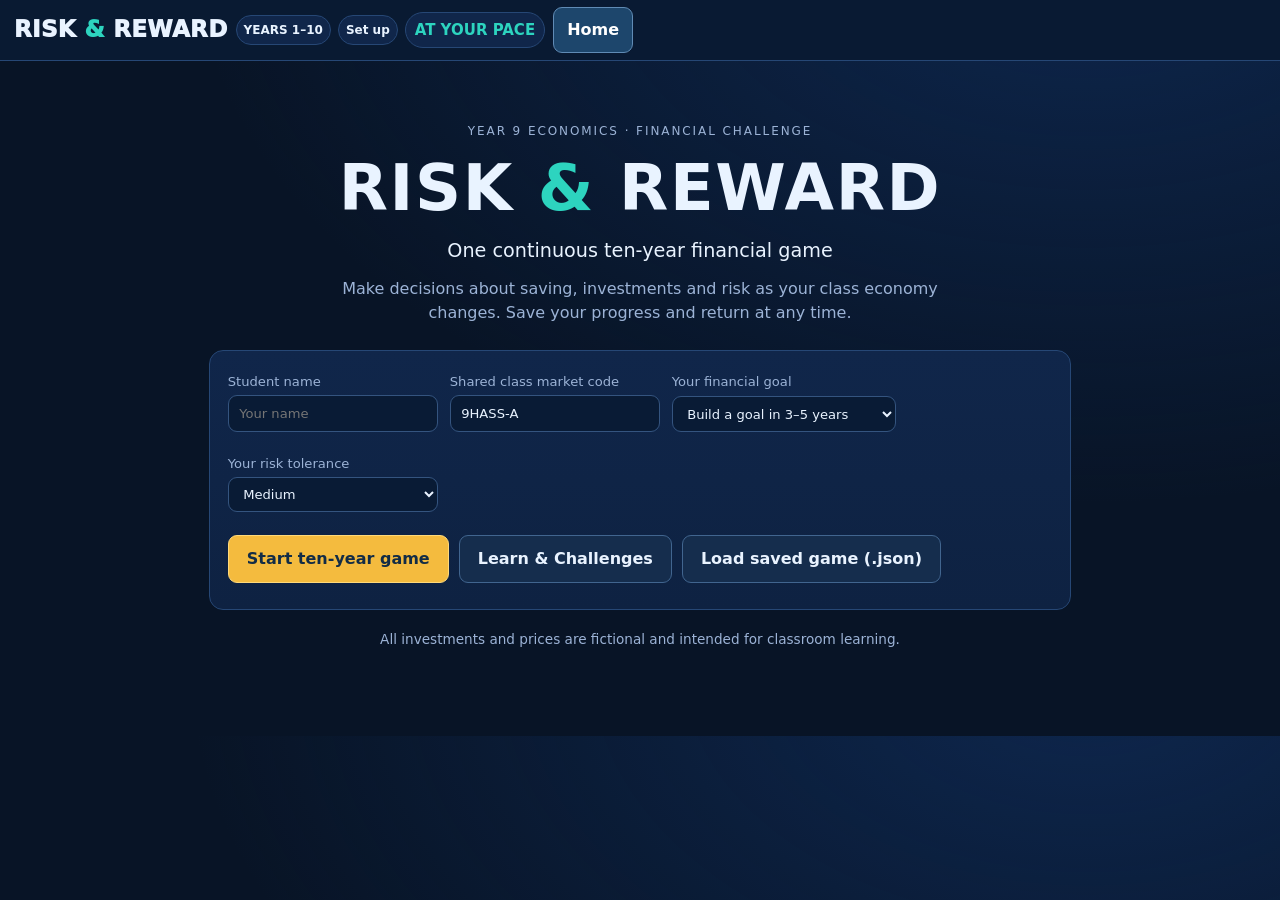
<file: v6.1-preview.html>
<!doctype html><html lang="en-AU"><head><meta charset="utf-8"><meta name="viewport" content="width=device-width, initial-scale=1"><title>Risk &amp; Reward</title><meta http-equiv="refresh" content="0;url=./"><script>window.location.replace('./');</script></head><body><p>Continue to <a href="./">Risk &amp; Reward</a>.</p></body></html>
</file>
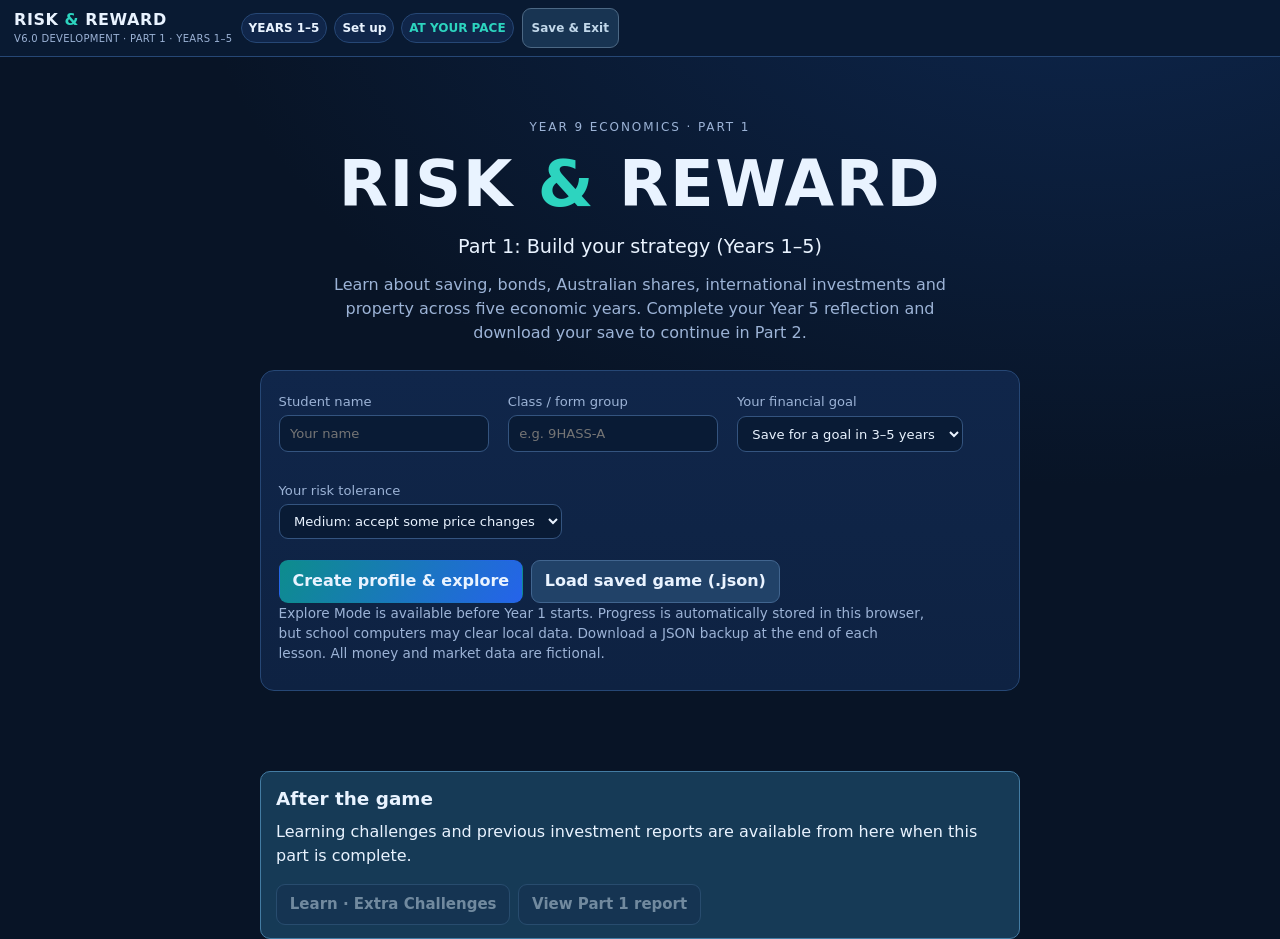
<file: preview/v6/part1.html>
<!doctype html>
<html lang="en-AU"><head><meta charset="utf-8"/><meta name="viewport" content="width=device-width,initial-scale=1"/><title>RISK &amp; REWARD V6.0 PREVIEW | The Financial Challenge</title><style>
:root{--bg:#081426;--bg2:#0c1c36;--panel:#10264a;--panelhi:#153154;--line:#264775;--tx:#e9f3ff;--muted:#9cb3d6;--teal:#2dd4bf;--blue:#60a5fa;--green:#34d399;--red:#f87171;--amber:#fbbf24}
*{box-sizing:border-box}body{margin:0;background:radial-gradient(900px 570px at 85% -9%,#13397580,transparent),var(--bg);font:15px/1.5 system-ui,-apple-system,Segoe UI,Arial,sans-serif;color:var(--tx)}button,input,select{font:inherit}button{cursor:pointer}button:disabled{opacity:.43;cursor:not-allowed}h1,h2,h3,h4,p{margin:0 0 .65rem}h1{font-size:1.55rem;line-height:1.2}h2{font-size:1.15rem}h3{font-size:1rem}.small{font-size:.85rem}.muted{color:var(--muted)}.positive{color:var(--green)}.negative{color:var(--red)}.teal{color:var(--teal)}.r{text-align:right}.short{margin:0}.eyebrow{letter-spacing:.16em;text-transform:uppercase;font-size:.75rem;color:var(--muted)}
.top{min-height:71px;position:sticky;top:0;z-index:30;background:#0a1b33f2;border-bottom:1px solid var(--line);display:flex;align-items:center;gap:1rem;flex-wrap:wrap;padding:.65rem 1.5rem;backdrop-filter:blur(10px)}.brand{background:none;border:0;color:var(--tx);text-align:left;padding:0;line-height:1.05}.brand span{font-size:1.18rem;font-weight:900;letter-spacing:.035em}.brand em{font-style:normal;color:var(--teal)}.brand small{display:block;color:var(--muted);font-size:.58rem;letter-spacing:.2em;margin-top:.3rem}.top-tags{display:flex;gap:.45rem;align-items:center;flex-wrap:wrap}.tag{display:inline-block;background:var(--panel);border:1px solid var(--line);padding:.28rem .68rem;border-radius:30px;font-size:.78rem;font-weight:650;white-space:nowrap}.tag.trade{border-color:var(--green);color:var(--green)}.timer{min-width:72px;text-align:center;font-weight:800;font-variant-numeric:tabular-nums;color:var(--teal)}.top-right{margin-left:auto;display:flex;gap:.4rem}.light{border:1px solid var(--line);border-radius:9px;background:none;color:var(--muted);padding:.4rem .65rem}.light.active{color:var(--tx);background:var(--panelhi);border-color:var(--teal)}
.page{max-width:1350px;padding:1.35rem 1.5rem 4rem;margin:0 auto}.session-top,.section-head{display:flex;align-items:center;justify-content:space-between;gap:1rem;flex-wrap:wrap}.session-top{margin-bottom:1rem}.session-top p{margin:0}.session-ctrl{display:flex;align-items:center;gap:.6rem}.tabs{display:flex;gap:.25rem;align-items:center;margin:0 0 1rem;border-bottom:1px solid var(--line);padding:0}.tabs button{color:var(--muted);background:none;border:0;border-bottom:3px solid transparent;padding:.65rem 1.1rem;font-weight:700}.tabs button.on{color:var(--tx);border-bottom-color:var(--teal)}
.panel{border:1px solid var(--line);border-radius:14px;background:linear-gradient(180deg,var(--panel),#0e2242);padding:1rem 1.1rem;margin-bottom:1rem}.panel.compact{padding:.75rem 1rem}.panel.compact h2{margin:0}.section-head{margin-bottom:.65rem}.section-head h2{margin:0}.panel p{max-width:75ch}.two-col{display:grid;grid-template-columns:1fr 1fr;gap:1rem}.two-col>.panel{margin-bottom:1rem}.banner{padding:.6rem .9rem;border-radius:10px;border:1px solid var(--line);font-weight:600;margin:.6rem 0}.banner.green{background:#064e3b;color:#d1fae5;border-color:var(--green)}.banner.blue{background:#153456}.banner.amber{background:#5e380e;border-color:#ca8730}
.metrics{display:grid;grid-template-columns:repeat(auto-fit,minmax(175px,1fr));gap:.7rem;margin-bottom:1rem}.metric{border:1px solid var(--line);border-radius:12px;background:var(--panel);padding:.75rem .85rem;min-height:98px}.metric.primary{background:linear-gradient(135deg,#075e64,#174a84);border-color:#2dd4bf88}.metric-label{color:#adc6e9;font-size:.75rem;text-transform:uppercase;letter-spacing:.085em}.metric-num{font-size:1.39rem;line-height:1.35;font-weight:850;margin:.25rem 0;white-space:nowrap}.metric-sub{color:var(--muted);font-size:.76rem}.primary .metric-sub{color:#b9eee3}
.wallet{position:sticky;top:var(--hh,71px);z-index:20;display:flex;align-items:center;gap:.3rem 1.8rem;flex-wrap:wrap;padding:.45rem 1.5rem;background:#0b1e3bf5;border-bottom:1px solid var(--line);backdrop-filter:blur(8px)}.w-item{display:grid;line-height:1.2}.w-item .metric-label{font-size:.68rem}.w-num{font-size:1.1rem;font-weight:850;white-space:nowrap;font-variant-numeric:tabular-nums}.w-item.primary .w-num{color:var(--teal)}.w-item.total{margin-left:auto;text-align:right}.w-item.total .w-num{font-size:1.25rem}
.page.student{padding-top:.9rem}.session-top.compact{margin-bottom:.5rem;gap:.4rem 1.2rem}.session-top.compact h1{font-size:1.25rem;margin:0}.session-top.compact .tabs{margin:0;border-bottom:0}.session-top.compact .tabs button{min-height:44px}.session-top.compact .banner{margin:0;flex:1 1 260px;padding:.4rem .8rem;font-size:.88rem}
:focus-visible{outline:2px solid var(--teal);outline-offset:2px}.top-right .light,.session-ctrl select{min-height:44px}.trade-panel .inline-controls .btn{min-width:44px}.savings .btn,.savings input,.savings select{min-height:44px}
.dot{display:inline-block;width:.7rem;height:.7rem;border-radius:50%;margin-right:.4rem;flex-shrink:0;vertical-align:middle}.spark{width:100%;height:26px;margin:.15rem 0}
.news-strip{display:flex;align-items:center;gap:.7rem;margin:0 0 .6rem;padding:.2rem .5rem .2rem .8rem;background:linear-gradient(115deg,#173453,#102743);border:1px solid #517599;border-left:5px solid var(--amber);border-radius:10px}.news-tag{font-size:.7rem;font-weight:800;letter-spacing:.06em;color:#ffd183;white-space:nowrap}.news-text{flex:1;min-width:0;white-space:nowrap;overflow:hidden;text-overflow:ellipsis;font-size:.88rem;color:#e7f0fc}.news-text span{color:#bed4ef}.news-strip .btn{min-height:44px}
.group-tabs{margin-bottom:.75rem}.group-tabs button{min-height:44px}.group-tabs button:disabled{opacity:.5;cursor:not-allowed}.tab-note{font-size:.7rem;color:var(--muted);font-weight:500}.new-badge{display:inline-block;font-size:.62rem;font-weight:850;letter-spacing:.06em;color:#042;background:var(--teal);border-radius:20px;padding:.05rem .4rem;vertical-align:middle}
.market-layout{display:grid;grid-template-columns:minmax(0,1.5fr) minmax(330px,1fr);gap:1rem;align-items:start}.market-list{min-width:0}.tile-grid{display:grid;grid-template-columns:repeat(auto-fill,minmax(210px,1fr));gap:.7rem;margin-bottom:1rem}
.tile{min-width:0;background:var(--panel);border:1px solid var(--line);border-left:5px solid var(--asset);border-radius:12px}.tile:hover{border-top-color:#5478ae;border-right-color:#5478ae;border-bottom-color:#5478ae}.tile.sel{background:#142f53;border-top-color:var(--teal);border-right-color:var(--teal);border-bottom-color:var(--teal)}.tile.locked{opacity:.55;padding:.6rem .8rem}
.tile-main{display:block;width:100%;text-align:left;background:none;border:0;color:var(--tx);padding:.6rem .8rem .15rem}.tile-name{display:block;font-weight:800;font-size:.9rem;line-height:1.25;min-height:2.25rem}.tile-risk{display:block;font-size:.72rem;color:var(--muted);margin:.1rem 0}.tile-price{display:flex;justify-content:space-between;align-items:center;gap:.5rem;font-size:.82rem}.tile-price b{font-size:1.2rem}.tile-foot{display:flex;justify-content:space-between;align-items:center;gap:.5rem;padding:.1rem .8rem .6rem}.tile-foot .btn{min-height:44px;min-width:76px}
.trade-panel{position:sticky;top:calc(var(--hh,71px) + var(--wh,0px) + .6rem);max-height:calc(100vh - var(--hh,71px) - var(--wh,0px) - 1.2rem);overflow:auto;background:var(--bg2);border:1px solid var(--line);border-radius:14px;padding:.8rem 1rem}.trade-panel p{margin:.25rem 0}.tp-head{display:flex;justify-content:space-between;align-items:flex-start;gap:.6rem}.tp-head h3{margin:0;font-size:1.02rem}.risk-badge{border:1px solid var(--line);background:var(--panel);border-radius:20px;padding:.1rem .6rem;font-size:.72rem;font-weight:700;white-space:nowrap}.tp-price{margin:.2rem 0}.tp-price b{font-size:1.4rem}.trade-panel .graph-legend{display:none}.trade-panel .line-graph{margin:0}.tp-sum{font-size:.88rem;min-height:2.4em}.tp-status{min-height:1.4em;font-size:.84rem}.tp-status.warn{color:#ffd183}.tp-status.ok{color:var(--green)}.trade-panel .inline-controls{margin:.35rem 0}.trade-panel .inline-controls .btn,.trade-panel input[type=number]{min-height:44px}.trade-panel input[type=number]{width:96px}.trade-panel .inline-controls .btn.success,.trade-panel .inline-controls .btn.danger{flex:1}.reason{color:#ffd183}
input,select{background:#091b35;color:var(--tx);border:1px solid #34547f;border-radius:9px;padding:.5rem .65rem;min-width:0;max-width:100%}input[type=number]{width:115px}select{max-width:320px}label{color:var(--muted);font-size:.82rem;display:block;margin:.3rem 0}.inline-controls{display:flex;gap:.45rem;align-items:center;flex-wrap:wrap;margin:.6rem 0}.btn{border:1px solid #41658f;background:#214268;border-radius:9px;color:var(--tx);padding:.52rem .8rem;font-weight:700;white-space:nowrap}.btn:hover:not(:disabled){filter:brightness(1.16)}.btn.primary{background:linear-gradient(125deg,#0d8d8c,#2563eb);border-color:transparent}.btn.success{background:#11674e;border-color:#059669}.btn.danger{background:#7f2828;border-color:#9f4040}.btn.subtle{background:#152d4d}.smallbtn{padding:.26rem .5rem;font-size:.8rem}.savings-grid{display:grid;grid-template-columns:1fr 1fr;gap:1.5rem}.savings .subheading{font-weight:800;margin:.2rem 0}.savings-grid>div:first-child{padding-right:1.5rem;border-right:1px solid var(--line)}
table{width:100%;border-collapse:collapse;font-size:.88rem}th{font-size:.72rem;letter-spacing:.07em;text-transform:uppercase;text-align:left;color:var(--muted)}th,td{border-bottom:1px solid #26436b;padding:.47rem .55rem}td.r,th.r{text-align:right}.table-scroll{overflow:auto}.line-graph{width:100%;display:block;max-height:240px}.graph-legend{display:flex;gap:1rem;color:var(--muted);font-size:.78rem;flex-wrap:wrap}.graph-legend i,.alloc-legend i{display:inline-block;width:.65rem;height:.65rem;border-radius:3px;margin-right:.3rem}.allocation{display:flex;align-items:center;gap:1.25rem;flex-wrap:wrap}.donut{height:166px;width:166px;border-radius:100%;display:grid;place-items:center;flex-shrink:0;position:relative}.donut:before{content:"";background:#0f2445;border-radius:100%;height:105px;width:105px;position:absolute}.donut span{z-index:1;position:relative;text-align:center;font-weight:850;font-size:.9rem}.donut small{display:block;font-size:.65rem;color:var(--muted);font-weight:400}.alloc-legend{flex:1;min-width:170px}.alloc-legend>div{display:flex;justify-content:space-between;gap:1rem;font-size:.82rem;padding:.16rem 0}.alloc-legend>div span{display:flex;gap:.2rem;align-items:center}
.lab-inputs,.setting-grid{display:flex;gap:1.2rem;flex-wrap:wrap}.lab-inputs label,.setting-grid label{display:grid;gap:.2rem}.lab-results{display:grid;grid-template-columns:repeat(auto-fit,minmax(160px,1fr));gap:.5rem;margin-top:1rem}.glossary{display:grid;grid-template-columns:repeat(auto-fit,minmax(220px,1fr));gap:.9rem}.glossary div{background:#0d2442;border:1px solid var(--line);border-radius:10px;padding:.7rem}.glossary p{font-size:.82rem;margin:.25rem 0;color:var(--muted)}
.phase-grid{display:flex;gap:.6rem;flex-wrap:wrap;margin:.8rem 0}.phase-step{border:1px solid var(--line);background:#0d2341;border-radius:10px;flex:1;min-width:130px;padding:.65rem}.phase-step.now{border-color:var(--teal);background:#103c52}.phase-step b{display:block}.phase-step span{font-size:.78rem;color:var(--muted)}.teacher-actions{display:flex;gap:.5rem;flex-wrap:wrap;margin:1rem 0}.chooser{border-top:1px solid var(--line);padding-top:.6rem}.chooser p{margin:.3rem 0}.story-eyebrow{font-size:.75rem;font-weight:700;letter-spacing:.1em;color:var(--teal)}.mini-flow{display:flex;gap:.3rem;flex-wrap:wrap}.mini-flow span{font-size:.75rem;border:1px solid var(--line);padding:.2rem .5rem;border-radius:20px}.market-watch>div{display:flex;justify-content:space-between;gap:.6rem;border-bottom:1px solid var(--line);padding:.3rem .1rem;font-size:.82rem}.market-watch>div span:last-child{white-space:nowrap}.market-watch .positive,.market-watch .negative{margin-left:.3rem}.check{display:flex;gap:.45rem;align-items:center;margin:.7rem 0}.team-list>div{display:flex;justify-content:space-between;align-items:center;padding:.4rem;border-bottom:1px solid var(--line)}
.welcome{max-width:900px;margin:2.8rem auto;padding:1rem 1.2rem;text-align:center}.welcome-illustration{color:var(--teal);font-size:4rem}.welcome h1{font-size:clamp(2.4rem,5vw,4.5rem);font-weight:900;letter-spacing:.025em}.welcome h1 span{color:var(--teal)}.welcome h2{font-weight:450;font-size:1.2rem}.welcome>p:not(.eyebrow){color:var(--muted);max-width:640px;margin:0 auto 1.6rem}.home-grid{display:grid;grid-template-columns:1fr 1fr;gap:1rem;margin:1.5rem 0}.role{border:1px solid var(--line);background:var(--panel);border-radius:15px;padding:1.5rem;text-align:center;color:var(--tx);display:flex;flex-direction:column;align-items:center;gap:.6rem}.role:hover{border-color:var(--teal);background:#193357}.role strong{font-size:1.16rem}.role span:last-child{font-size:.85rem;color:var(--muted)}.role-icon{font-size:2.5rem;color:var(--teal)}.intro-note{border:1px solid var(--line);background:#112541;border-radius:10px;padding:.85rem;color:var(--muted);font-size:.83rem}
.shade{position:fixed;inset:0;z-index:60;background:#020810dc;display:flex;align-items:center;justify-content:center;padding:1rem}.dialog{background:#142b4d;border:1px solid #346087;border-radius:18px;padding:1.6rem;width:min(620px,100%);max-height:90vh;overflow:auto;box-shadow:0 25px 70px #000a}.dialog-meta{font-size:.75rem;letter-spacing:.13em;color:var(--teal);font-weight:800}.dialog-icon{font-size:2rem;margin:.7rem 0}.dialog h2{font-size:1.35rem;margin:.45rem 0 .85rem}.dialog p{color:#cbdaee}.dialog>.btn:last-child{margin-top:.8rem}.news-context{border-left:3px solid var(--teal);background:#0d2342;border-radius:4px;padding:.5rem .75rem;margin:1rem 0;display:grid;gap:.15rem}.news-context span{font-size:.78rem;color:var(--muted)}.report-grid{display:grid;grid-template-columns:1fr 1fr;gap:.55rem}.report-grid>div{border:1px solid var(--line);border-radius:9px;padding:.55rem;background:#0b2240}.report-grid span{display:block;color:var(--muted);font-size:.75rem}.report-grid strong{display:block;font-size:1.15rem}.challenge-offer{margin-top:1rem;padding:1rem;background:#163c51;border:1px solid #287a89;border-radius:10px}.challenge-offer p{font-size:.85rem;margin:.3rem 0}.answers{display:grid;gap:.5rem;margin:1rem 0}.answer{background:#0d2446;border:1px solid var(--line);border-radius:10px;padding:.75rem;text-align:left;color:var(--tx);display:flex;align-items:center;gap:.8rem}.answer:hover{border-color:var(--teal);background:#153c53}.answer span{background:#245374;color:#bff6ef;border-radius:8px;padding:.25rem .55rem;font-weight:800}
#toast{position:fixed;z-index:100;right:1rem;bottom:1rem;display:grid;gap:.45rem;max-width:350px}.toast{background:#07624d;color:white;border:1px solid var(--green);border-radius:9px;padding:.65rem .85rem;box-shadow:0 8px 24px #0008}.toast.fail{background:#832c31;border-color:var(--red)}
@media(max-width:950px){.market-layout{grid-template-columns:1fr}.trade-panel{position:static;max-height:none;order:-1}.two-col{grid-template-columns:1fr}.top{padding:.6rem 1rem}.page{padding:1rem}}@media(max-width:640px){.savings-grid{grid-template-columns:1fr}.savings-grid>div:first-child{border-right:0;border-bottom:1px solid var(--line);padding:0 0 1rem}.wallet{position:static;gap:.3rem 1.1rem;padding:.45rem 1rem}.w-item.total{margin-left:0;text-align:left}.home-grid{grid-template-columns:1fr}.top-right{margin:0}.session-ctrl{width:100%}.report-grid{grid-template-columns:1fr}.brand{width:100%}.metric-num{font-size:1.19rem}}

@media(max-width:720px){.news-strip{flex-wrap:wrap}.news-text{flex-basis:100%;order:3;white-space:normal}}

.term{background:none;border:0;border-bottom:1px dotted var(--teal);color:inherit;font:inherit;padding:0;margin:0;cursor:help;border-radius:0}.term:hover{color:var(--teal)}
#gloss-pop{position:fixed;z-index:90;max-width:min(320px,calc(100vw - 24px));background:#0b1f3d;border:1px solid var(--teal);border-radius:10px;padding:.55rem .75rem;font-size:.85rem;line-height:1.4;color:var(--tx);box-shadow:0 10px 30px #000a}#gloss-pop b{color:var(--teal)}
.dialog.intro{width:min(720px,100%)}.intro .lead{font-size:1rem;margin:.1rem 0 .5rem}.intro-grid{display:grid;grid-template-columns:1fr 1fr;gap:.45rem;margin:.5rem 0}.intro-card{border:1px solid var(--line);border-left:3px solid var(--c,var(--teal));border-radius:9px;background:#0b2240;padding:.45rem .65rem;font-size:.8rem}.intro-card b{display:block;font-size:.88rem}.intro-card span{display:block;color:var(--muted)}.intro-points{margin:.3rem 0 .4rem 1.1rem;padding:0}.intro-points li{margin:.22rem 0;color:#cbdaee;font-size:.88rem}.intro-callout{border-left:3px solid var(--teal);background:#0d2342;border-radius:4px;padding:.45rem .7rem;font-size:.86rem;color:#cbdaee;margin:.5rem 0}.intro-actions{display:flex;gap:.6rem;flex-wrap:wrap;justify-content:flex-end;margin-top:.7rem}.intro h2{margin:.2rem 0 .5rem}.intro .dialog-icon{margin:.3rem 0}
.learn-intros{display:grid;grid-template-columns:repeat(auto-fit,minmax(210px,1fr));gap:.6rem}.learn-intros>div{border:1px solid var(--line);border-radius:10px;background:#0b2240;padding:.65rem;display:grid;gap:.3rem;align-content:start}
@media(max-width:640px){.intro-grid{grid-template-columns:1fr}}

/* V5.4 assessment-aligned reporting and classroom controls */
.report-overview{display:grid;grid-template-columns:repeat(auto-fit,minmax(180px,1fr));gap:.6rem;margin-bottom:1rem}
.report-overview .metric{min-height:85px}.calc-toggle{margin:.5rem 0}details.calc{background:#0b2240;border:1px solid var(--line);border-radius:10px;padding:.7rem 1rem;margin:.55rem 0}details.calc summary{cursor:pointer;font-weight:750;color:#91f3e5}details.calc p{margin:.45rem 0}.reflection-box{background:#0c2443;border:1px solid #386c80;border-radius:10px;padding:.8rem;margin-top:.6rem}.reflection-box label{font-weight:650;color:#e9f3ff}.reflection-box textarea{width:100%;min-height:66px;resize:vertical;background:#08172d;color:#fff;border:1px solid #45668f;border-radius:8px;padding:.55rem;font:inherit}.teacher-flow{display:grid;grid-template-columns:repeat(3,minmax(0,1fr));gap:.5rem}.teacher-flow>div{border:1px solid var(--line);border-radius:10px;padding:.6rem;background:#0d2446}.teacher-flow b{display:block}.teacher-flow span{font-size:.8rem;color:var(--muted)}.financial-note{border-left:3px solid var(--teal);padding:.55rem .8rem;background:#0c2644;margin:.6rem 0}.review-cta{display:flex;gap:.6rem;flex-wrap:wrap;margin-top:.8rem}.report-stamp{font-size:.78rem;color:var(--muted);margin-bottom:.5rem}@media(max-width:670px){.teacher-flow{grid-template-columns:1fr}.report-overview{grid-template-columns:1fr 1fr}}
@media print{body{background:white;color:#16223a}.top,.wallet,.tabs,.btn,.session-ctrl,.news-strip{display:none!important}.panel,.metric{background:white;color:#16223a;border-color:#bbb;break-inside:avoid}.page{max-width:none}.muted,.metric-label{color:#345!important}table{font-size:10px}}

/* V5.5 student classroom refinements */
.main-market-layout .portfolio-banner{font-size:.82rem;gap:.35rem}.main-market-layout .group-tabs{overflow-x:auto;white-space:nowrap}.main-market-layout .group-guide{max-width:100%}.main-market-layout .trade-panel{align-self:start}.main-market-layout .market-list{min-width:0}.tp-asset-desc summary{cursor:pointer;color:#b8e8f5;font-size:.85rem}.tp-asset-desc{margin:.25rem 0}.tp-sum{font-size:.82rem}.main-market-layout .trade-panel .line-graph{min-height:130px;max-height:170px}.tp-assumptions summary{cursor:pointer;color:var(--muted);font-size:.75rem;padding:.2rem 0}.trade-panel .tp-sum{margin:.3rem 0;padding:.35rem .5rem}.trade-panel .inline-controls{margin:.2rem 0}

.top .timer{min-width:95px;text-align:center}.top-right .light{border-color:var(--teal)}
.wallet{gap:.7rem 1.7rem;padding:.6rem 1.5rem}.wallet .w-item.primary{background:linear-gradient(100deg,#06745b,#09587d);padding:.55rem 1rem;border:1px solid #38dfc6;border-radius:12px;box-shadow:0 0 0 1px #2dd4bf33}.wallet .w-item.primary .w-num{font-size:1.55rem;color:#fff}.wallet .w-item.primary .metric-label{color:#d5fff7;font-weight:800;font-size:.8rem}
.portfolio-banner{border:1px solid var(--line);background:#102b49;padding:.5rem .75rem;border-radius:10px;display:flex;align-items:center;justify-content:space-between;gap:.6rem;flex-wrap:wrap;margin-bottom:.65rem;font-size:.9rem}.portfolio-banner span b{font-size:.74rem;color:var(--muted);display:block}.group-guide{margin-bottom:.75rem!important}.group-guide summary{cursor:pointer;color:#90ffeb;font-weight:700}.group-guide[open]{max-height:350px;overflow:auto}
.tile-main{padding:.75rem;min-height:158px;display:flex;flex-direction:column;justify-content:space-between}.tile-main:hover{background:#19395c}.tile-held{font-size:.76rem;color:#b7ccec}.tile .tile-foot{display:none!important}.tile-risk{padding:.18rem .45rem;border-radius:6px;align-self:flex-start}
.risk-low{color:#58e6ae!important;background:#154736!important}.risk-medium{color:#8fc9ff!important;background:#1b3656!important}.risk-medhigh{color:#ffe28a!important;background:#553d1c!important}.risk-high{color:#ffb36f!important;background:#51331c!important}.risk-very{color:#ff9ca1!important;background:#51232b!important}
.trade-panel .line-graph{min-height:148px;max-height:190px}.tp-sum{font-weight:750;background:#102b49;padding:.55rem;border-radius:8px}.trade-panel{scrollbar-color:#3d6397 transparent}.trade-panel .inline-controls:last-of-type .btn{flex:1}
.news-dialog{width:min(760px,100%)}.news-info{border-bottom:1px solid #395979;padding:.55rem 0}.news-info h3,.news-watch h3{font-size:.95rem;margin-bottom:.2rem;color:#ddfbff}.news-info p,.news-watch p{margin:.25rem 0}.news-watch{background:#08354b;padding:.75rem;border:1px solid #268a89;border-radius:10px;margin:1rem 0}.review-dialog{width:min(900px,100%);max-height:90vh}.review-dialog .report-grid{margin-bottom:.75rem}.review-dialog .reflection-box textarea{width:100%;min-height:75px;resize:vertical}
.fit-panel{background:#0b2a46;border:1px solid var(--line);padding:.75rem;border-radius:10px;margin:.7rem 0}.fit-panel h3{margin:0 0 .35rem}.fit-grid{display:grid;grid-template-columns:repeat(3,minmax(0,1fr));gap:.5rem}.fit-grid span{background:#0a203b;border-radius:8px;padding:.45rem;display:grid}.fit-grid b{font-size:1.2rem;color:#8ae9e0}.fit-grid small{color:var(--muted)}.reflection-box{margin-top:1rem}.reflection-box label{color:#d9edff;font-size:.95rem}.review-cta{display:flex;gap:.5rem;flex-wrap:wrap;margin-top:1rem}.student .banner{display:flex;justify-content:space-between;align-items:center;flex-wrap:wrap;gap:.5rem}.start-panel{max-width:760px;text-align:left;margin:1.2rem auto}.start-panel label{min-width:210px}.start-panel input,.start-panel select{width:100%}
@media(max-width:680px){.fit-grid{grid-template-columns:1fr}.portfolio-banner{justify-content:flex-start}.wallet .w-item.primary .w-num{font-size:1.3rem}}

/* V5.6 classroom usability refinements */
.performance-top~details textarea,.performance-charts~details textarea,.panel.calc textarea{width:100%;min-height:76px;resize:vertical;border:1px solid #45668f;border-radius:8px;background:#08172d;color:#e9f3ff;padding:.55rem;font:inherit}

.trade-panel{position:relative;top:auto;max-height:none!important;overflow:visible!important;padding:1rem;background:#0c203a}
.trade-panel .line-graph{height:190px;min-height:180px;max-height:none}
.tp-chart{background:#0b1c34;border:1px solid #28476e;border-radius:9px;margin:.6rem 0;padding:.2rem .35rem}
.tp-description{font-size:.84rem;color:#cbdbee;margin:.5rem 0}.tp-holding{background:#0f2c47;padding:.5rem .65rem;border-radius:8px;font-size:.86rem;margin:.35rem 0}
.tp-holding br{line-height:1.8}.trade-entry{margin-top:.45rem}.trade-entry>label{margin:0}.trade-entry .inline-controls{margin:.25rem 0}
.trade-entry input{width:80px}.trade-entry .btn{padding:.5rem .6rem;min-width:40px!important}
.tp-sum{min-height:0;margin:.35rem 0;padding:.35rem .6rem;font-size:.85rem;font-weight:550}.cost-pair{display:flex;justify-content:space-between;gap:.5rem}.cost-pair span{color:#b9cce4}
.trade-buttons{display:grid;grid-template-columns:1fr 1fr;gap:.6rem;margin-top:.45rem}.trade-buttons .btn{min-height:45px}
.tp-status{min-height:0!important;margin:0}.tp-status:empty{display:none}.tp-assumptions{font-size:.78rem;margin:.25rem 0}.tp-assumptions p{margin:.2rem 0}
.group-guide[open]{max-height:none!important;overflow:visible!important}.group-guide .intro-grid{gap:.5rem}.group-guide .intro-card{font-size:.82rem}
.tile-main{min-height:140px;padding:.55rem .72rem}.tile-held{margin-top:.15rem;font-size:.75rem}.tile-grid{grid-template-columns:repeat(auto-fill,minmax(190px,1fr));gap:.55rem}
.portfolio-inline{padding:.45rem .75rem!important;margin-bottom:.6rem!important}.portfolio-inline summary{cursor:pointer;font-size:.83rem;color:#b9eae4}.portfolio-inline:not([open]){background:#0d2744}.portfolio-inline .table-scroll{margin-top:.4rem}
.savings-grid{gap:1rem}.savings-grid>div:first-child{padding-right:1rem}.bank-balance{font-size:.98rem}.bank-actions{display:grid;grid-template-columns:1fr 1fr;gap:.55rem;margin:.6rem 0}.bank-actions .btn{min-height:44px}.savings #bank-amount{width:100%;max-width:240px}
.performance-top .report-overview{grid-template-columns:repeat(3,minmax(0,1fr));gap:.5rem}.performance-top .metric{min-height:75px;padding:.6rem}.performance-top .metric-num{font-size:1.22rem}.performance-top .metric-sub{font-size:.73rem}.performance-top .financial-note{margin:.45rem 0 .65rem}
.performance-charts .panel{margin-bottom:.6rem}.performance-charts .donut{width:130px;height:130px}.performance-charts .donut:before{width:84px;height:84px}.performance-charts .line-graph{max-height:185px}
.checkpoint-panel{scroll-margin-top:180px}.checkpoint-panel .reflection-box{margin-top:.65rem}.checkpoint-panel .reflection-box textarea{min-height:85px}
.fit-panel{margin:.45rem 0}.fit-panel .fit-grid{margin:.4rem 0}.fit-grid span{padding:.45rem}.fit-grid b{font-size:1.12rem}
.student .tabs button:disabled{opacity:.4;cursor:not-allowed}.dialog .intro-actions{justify-content:flex-end}
@media(max-width:1050px){.market-layout{grid-template-columns:minmax(0,1.35fr) minmax(330px,1fr);gap:.7rem}.tile-grid{grid-template-columns:repeat(2,minmax(0,1fr))}.trade-panel{padding:.75rem}}
@media(max-width:950px){.market-layout{grid-template-columns:1fr}.tile-grid{grid-template-columns:repeat(auto-fill,minmax(190px,1fr))}.performance-top .report-overview{grid-template-columns:repeat(2,minmax(0,1fr))}}
@media(max-width:600px){.performance-top .report-overview{grid-template-columns:repeat(2,minmax(0,1fr))}.bank-actions{grid-template-columns:1fr 1fr}.tile-grid{grid-template-columns:repeat(2,minmax(0,1fr))}.tile-name{font-size:.8rem}}


/* V5.7 individual student submission report */
#report-preview{display:none;position:fixed;inset:0;z-index:120;background:#06132bdd;padding:1.1rem;overflow:auto}
#report-preview.is-open{display:block}
.report-modal{max-width:900px;margin:0 auto;border-radius:14px;background:#142a4b;border:1px solid #44658e;box-shadow:0 24px 75px #000a;padding:1.2rem}
.report-actions{display:flex;gap:.6rem;align-items:center;flex-wrap:wrap;justify-content:space-between;margin-bottom:1rem;color:#e9f3ff}
.report-actions .actions-right{display:flex;gap:.5rem;flex-wrap:wrap}
.report-actions p{font-size:.86rem;color:#c1d4e8;margin:.25rem 0 0}
.report-document{background:#fff;color:#16253b;border-radius:6px;padding:1rem;max-width:810px;margin:0 auto;font:13px/1.42 Arial,Helvetica,sans-serif}
.report-document *{box-sizing:border-box}
.report-page{min-height:0;padding:0 0 .35rem}
.report-head{border-bottom:3px solid #008f8d;margin-bottom:.65rem;padding-bottom:.65rem;display:flex;align-items:flex-end;justify-content:space-between;gap:1rem}
.report-eyebrow{font-size:10px;letter-spacing:1.3px;font-weight:700;color:#087b83;text-transform:uppercase}
.report-head h1{margin:.14rem 0;font-size:23px;color:#142a48;line-height:1.17}
.report-head small{color:#496078;font-size:10px;white-space:nowrap}
.report-byline{display:grid;grid-template-columns:1.15fr .8fr .85fr;gap:.6rem;margin:.55rem 0 .8rem}
.report-byline>div{background:#eef5fa;padding:.42rem .65rem;border-radius:5px;min-width:0;overflow-wrap:anywhere}
.report-byline b,.report-byline span{display:block}.report-byline span{font-size:10px;color:#52667b}
.report-document h2{font-size:14px;margin:.7rem 0 .3rem;color:#153d61}
.report-document p{margin:.2rem 0 .5rem;max-width:none}
.report-document .report-kpis{display:grid;grid-template-columns:repeat(4,minmax(0,1fr));gap:.42rem}
.report-kpis>div{border:1px solid #bed2e0;background:#f5f9fc;border-radius:5px;padding:.55rem .52rem;min-width:0}
.report-kpis label{font:700 9px/1.3 Arial,Helvetica,sans-serif;color:#4d627c;text-transform:uppercase;letter-spacing:.4px;display:block;margin:0 0 .25rem}
.report-kpis b{font-size:14px;line-height:1.1;white-space:normal;overflow-wrap:anywhere}
.report-table{border-collapse:collapse;width:100%;font-size:11px;table-layout:fixed;margin:.35rem 0 .45rem}
.report-table th,.report-table td{border-bottom:1px solid #cbd7e4;padding:.32rem .4rem;text-align:left;overflow-wrap:anywhere}
.report-table th{background:#e9f2f7;color:#163550;font-size:9px;letter-spacing:0;text-transform:none}
.report-table .amount{text-align:right;font-variant-numeric:tabular-nums;white-space:nowrap}
.report-table .report-asset{width:42%}
.report-pos{color:#096b4f!important}.report-neg{color:#b42339!important}
.report-note{border-left:3px solid #109999;background:#eef8f7;padding:.45rem .6rem;font-size:10px;margin:.5rem 0}
.report-summary{display:grid;grid-template-columns:repeat(2,minmax(0,1fr));gap:.55rem;margin:.5rem 0}
.report-summary>div{background:#f4f7fb;border:1px solid #d9e4ef;border-radius:5px;padding:.45rem .6rem}
.report-summary b{font-size:10px;color:#2f4a66}.report-summary p{font-size:10px;margin:.18rem 0}
.report-footer{border-top:1px solid #c5d8e3;margin-top:.65rem;padding-top:.3rem;color:#52677b;font-size:9px;display:flex;justify-content:space-between;gap:1rem}
.report-reflection{page-break-inside:avoid;break-inside:avoid;margin:.7rem 0 1rem}
.report-reflection h3{font-size:12px;color:#153d61;margin:0 0 .4rem;border-bottom:1px solid #b3c9d8;padding-bottom:.24rem}
.report-answer{margin:.25rem 0 .65rem;padding:.5rem .65rem;background:#f3f7fb;border:1px solid #d6e2ef;border-radius:5px;white-space:pre-wrap;overflow-wrap:anywhere;min-height:42px;font-size:12px;line-height:1.45}
.report-question{font-size:11px;font-weight:700;margin:.35rem 0 .18rem}
.report-page.review-page{padding-top:.35rem}
.report-document .subtle{color:#50677e;font-size:10px}
@media(max-width:700px){.report-byline{grid-template-columns:1fr}.report-document .report-kpis{grid-template-columns:repeat(2,minmax(0,1fr))}.report-modal{padding:.55rem}.report-document{padding:.7rem}}
@page{size:A4;margin:12mm 13mm}
@media print{
 html,body{background:#fff!important;margin:0!important;padding:0!important;color:#17253b!important;-webkit-print-color-adjust:exact;print-color-adjust:exact}
 #app,#modal,#toast,#import-file{display:none!important}
 #report-preview,#report-preview.is-open{display:block!important;position:static!important;overflow:visible!important;background:#fff!important;padding:0!important;margin:0!important}
 .report-modal{max-width:none!important;width:100%!important;box-shadow:none!important;border:0!important;border-radius:0!important;background:#fff!important;padding:0!important;margin:0!important}
 .report-actions{display:none!important}
 .report-document{max-width:none!important;width:100%!important;background:#fff!important;border-radius:0!important;padding:0!important;margin:0!important;font-size:12px!important}
 .report-page{break-after:page;page-break-after:always}
 .report-page:last-child{break-after:auto;page-break-after:auto}
 .report-reflection,.report-table tr,.report-summary>div{break-inside:avoid;page-break-inside:avoid}
 .report-document h2{break-after:avoid;page-break-after:avoid}
}
/* V5.8: beginner exploration, clear actions and responsive guidance */
.explore-start{background:linear-gradient(120deg,#f0c64a,#f49b2e);color:#081426;border:2px solid #ffe4a0;font-size:1rem;box-shadow:0 0 0 2px #f0b84a22;font-weight:900;min-height:47px;padding:.55rem 1rem;white-space:normal}
.explore-start:hover:not(:disabled){filter:brightness(1.08)}
.explore-guide{border:1px solid #547ba8;border-left:5px solid var(--teal);border-radius:13px;padding:1rem 1.15rem;background:linear-gradient(130deg,#143557,#11274a);margin-bottom:1rem}
.explore-guide h2{margin:.25rem 0 .3rem;font-size:1.14rem}
.explore-guide p{color:#cbdcf0;margin-bottom:.65rem}
.explore-actions{display:grid;grid-template-columns:repeat(4,minmax(0,1fr));gap:.5rem}
.explore-action{border:1px solid #456a95;border-radius:9px;background:#0e2546;color:#eaf5ff;min-height:67px;padding:.5rem .65rem;text-align:left;line-height:1.28;white-space:normal;font-weight:700}
.explore-action:hover{background:#1b436a;border-color:#81a8d4}
.explore-action.visited{border-color:#188f82;background:#103d48}
.explore-action small{display:block;font-size:.75rem;color:#b1c8e5;font-weight:450;margin-top:.2rem}
.hint-mark{display:inline-flex;vertical-align:middle;align-items:center;justify-content:center;border:1px solid #ffe0a0;background:#f5b942;color:#10233f;border-radius:50%;height:21px;width:21px;min-width:21px;font-weight:950;font-size:.85rem;margin-left:.35rem;padding:0;cursor:pointer}
.hint-mark:hover{background:#ffdf8a}
.explore-label{letter-spacing:.1em;text-transform:uppercase;font-size:.7rem;font-weight:900;color:#7bf5df}
.explore-cta-note{color:#ffe6a5;font-size:.82rem;margin-top:.7rem}
.explore-welcome{max-width:62ch}
.explore-banner{border-color:#5f8db3;background:#153756;color:#e8f3fc}
.wallet.exploring .w-item.primary{outline:1px solid #f0bc5a;border-radius:8px;padding:.28rem .55rem;background:#183952}
.market-layout .trade-panel .reason{line-height:1.4}
@media(max-width:1050px){.explore-actions{grid-template-columns:repeat(2,minmax(0,1fr))}.top-right .explore-start{padding:.45rem .75rem;font-size:.9rem}}
@media(max-width:580px){.explore-actions{grid-template-columns:1fr}.explore-guide{padding:.75rem}.top-right{margin-left:0}}
</style></head><body><div id="app"></div><div id="modal"></div><div id="toast"></div><div id="report-preview" aria-live="polite"></div><input type="file" id="import-file" accept="application/json,.json" hidden/><script>
'use strict';
/* RISK & REWARD V5: all prices and events are fictional teaching simulations */
const GAME_VERSION=58, PART=1, STORE='riskreward_student_p'+PART+'_v60_stage2', PRIOR_STORE='riskreward_student_p'+PART+'_v60_stage2_previous';
const READ_DELAY_MS=8000, REVIEW_DELAY_MS=6000, MIN_TRADE_MS=5000;
const CY=3, YEAR_COUNT=10, TOTAL_CYCLES=30;
const F=['market','tech','mining','energy','rates','trade','consumer','property','safety','copper'];
const A=[
 {id:'BOND',group:'funds',risk:'Low',name:'Wattle Government Bonds',short:'Govt Bonds',p:100,mu:0.5,sig:6,yield:4.5,kind:'Bond',unlock:1,col:'#60A5FA',exp:{rates:-.85,safety:.25,market:-.12},iid:.55,desc:'Loans to government. Fixed coupons provide income, but bond prices can still move when interest rates change.'},
 {id:'AUS',group:'funds',risk:'Medium',name:'AusBroad Australian ETF',short:'Australian ETF',p:110,mu:4,sig:19,yield:2.5,kind:'ETF',unlock:1,col:'#2DD4BF',exp:{market:.8,mining:.22,consumer:.2},iid:.40,desc:'Owns many Australian companies. Spreads company-specific risk, but can fall with the sharemarket.'},
 {id:'GLOBAL',group:'funds',risk:'Medium',name:'Global Horizons ETF',short:'Global ETF',p:120,mu:4.5,sig:16,yield:2,kind:'ETF',unlock:5,col:'#A5B4FC',exp:{market:.65,tech:.32,trade:.3},iid:.45,desc:'A diversified international share fund. Exposed to global markets and overseas trade conditions.'},
 {id:'PROP',group:'funds',risk:'Medium',name:'Southern Cross Property Fund',short:'Property Fund',p:85,mu:2,sig:17,yield:4,kind:'Fund',unlock:5,col:'#4ADE80',exp:{market:.28,property:.75,rates:-.5,consumer:.14},iid:.50,desc:'Owns commercial and residential property. Distributes rental-style income; sensitive to financing costs and occupancy.'},
 {id:'SHOP',group:'shares',risk:'Medium–High',name:'KangaMart Retail Group',short:'KangaMart',p:45,mu:4,sig:30,yield:2.5,kind:'Share',unlock:3,col:'#FB923C',exp:{market:.42,consumer:.8,trade:.25,energy:-.25},iid:.75,desc:'Retailer whose sales depend on households, wages, import costs and consumer confidence.'},
 {id:'MINE',group:'shares',risk:'Very high',name:'Outback Minerals Ltd',short:'Outback Minerals',p:28,mu:6,sig:43,yield:1,kind:'Share',unlock:3,col:'#B88665',exp:{market:.38,mining:.86,copper:.28,trade:.18},iid:.85,desc:'A critical-minerals producer. Commodity demand can help it, but construction costs, debts and operations also matter.'},
 {id:'TECH',group:'shares',risk:'Very high',name:'NovaTech Systems',short:'NovaTech',p:65,mu:7.5,sig:45,yield:0,kind:'Share',unlock:3,col:'#F472B6',exp:{market:.44,tech:.92,rates:-.16},iid:.88,desc:'An ambitious technology developer. High uncertainty, no dividend, and significant potential gains and losses.'},
 {id:'ENERGY',group:'shares',risk:'High',name:'RedGum Energy',short:'RedGum Energy',p:40,mu:4,sig:35,yield:3,kind:'Share',unlock:3,col:'#EF4444',exp:{market:.34,energy:.9,trade:.13},iid:.7,desc:'Produces oil and gas. Higher energy prices may raise revenue, though operations and costs can offset gains.'},
 {id:'GOLD',group:'commodities',risk:'Medium–High',name:'Gold Commodity Fund',short:'Gold',p:80,mu:4.5,sig:20,yield:0,kind:'Commodity',unlock:7,col:'#FACC15',exp:{safety:.85,rates:-.16,market:-.2},iid:.7,desc:'Tracks fictional gold prices. Can benefit from uncertainty, but offers no income and is not guaranteed protection.'},
 {id:'COPPER',group:'commodities',risk:'High',name:'Copper Commodity Fund',short:'Copper',p:35,mu:5.5,sig:32,yield:0,kind:'Commodity',unlock:7,col:'#D97745',exp:{market:.26,copper:.9,mining:.36,trade:.2},iid:.7,desc:'Tracks fictional copper prices, reflecting demand from electrification, construction and manufacturing.'},
 {id:'OIL',group:'commodities',risk:'High',name:'Crude Oil Commodity Fund',short:'Oil',p:55,mu:4.5,sig:38,yield:0,kind:'Commodity',unlock:7,col:'#A78BFA',exp:{energy:.96,market:.22,trade:.16},iid:.78,desc:'Tracks fictional oil prices. Responds to supply shocks, economic demand and global transport conditions.'}
];
const AS=id=>A.find(x=>x.id===id);
// Story factor values are percentage-point LOG-return impulses, NOT guaranteed asset returns.
// A fraction is priced immediately at publication, and the rest is included in the cycle close.
const STORIES=[
 {id:'steady',title:'Quiet Economy',icon:'🌤️'},
 {id:'minerals',title:'Business Boom and Growing Pains',icon:'🏢'},
 {id:'retail',title:'Business Boom and Growing Pains',icon:'🏢'},
 {id:'property',title:'Changing Markets and Interest Rates',icon:'🌏'},
 {id:'inflation',title:'Changing Markets and Interest Rates',icon:'🏦'},
 {id:'copper',title:'Energy and Supply Chain Disruption',icon:'🔩'},
 {id:'energy',title:'Energy and Supply Chain Disruption',icon:'⚡'},
 {id:'crash',title:'Market Downturn and Recovery',icon:'📉'}
];
const STORY=id=>STORIES.find(x=>x.id===id)||STORIES[0];
const INTROS=[{id:'start',year:1,icon:'🏦',title:'Saving and Investing',go:'banking',goLabel:'Explore Banking'},
 {id:'shares',year:3,icon:'🏢',title:'Individual Company Shares',go:'shares',goLabel:'Explore Shares',blurb:'You can now invest in four businesses across different industries. Individual companies can offer capital growth and dividends, but their prices may fluctuate considerably.'},
 {id:'intl',year:5,icon:'🌏',title:'International Funds and Property',go:'funds',goLabel:'Explore Funds',blurb:'The Global Horizons ETF and the Southern Cross Property Fund are now in the Funds & Bonds tab. They spread your money beyond Australian shares.'},
 {id:'commod',year:7,icon:'🛢️',title:'Commodities',go:'commodities',goLabel:'Explore Commodities',blurb:'Gold, copper and oil funds are now available. Their prices follow supply and demand and can swing widely.'}];
const INTRO_BY_YEAR=Object.fromEntries(INTROS.map(i=>[i.year,i]));
const INTRO={title:'A quiet year to learn the market',focus:'Savings, government bonds and a diversified ETF',beats:[
 {title:'Welcome to your first economic year',text:'There is no major market story this year. Learn to save, compare bond income and buy a diversified ETF.',shock:{}},
 {title:'Markets remain steady',text:'Ordinary market movements continue. Look at prices, savings interest and your holdings.',shock:{}},
 {title:'Your first annual report',text:'The year finishes with no unusual economic disruption. Review your investment choices and what you learned.',shock:{}}]};

const V54_STORY_THEMES={
 1:['Quiet Economy','Saving, liquidity and first investment choices'],2:['Quiet Economy','Savings growth and small economic movements'],
 3:['Business Boom and Growing Pains','Shares, company profits and dividends'],4:['Business Boom and Growing Pains','Profitability and company-specific risk'],
 5:['Changing Markets and Interest Rates','International diversification and property'],6:['Changing Markets and Interest Rates','Inflation, interest rates and borrowing costs'],
 7:['Energy and Supply Chain Disruption','Commodities and global demand'],8:['Energy and Supply Chain Disruption','Supply chains and inflation'],
 9:['Market Downturn and Recovery','Market declines and diversification'],10:['Market Downturn and Recovery','Recovery and long-term decisions']};
const V54_BEATS=[
 // Year 1, three introductory cycles with no headline shocks
 ['Welcome to your financial future','The economy is calm. Explore bank savings, bonds and an Australian ETF. Compare access to money, income and price fluctuations.','Markets can move even without major news.',{}],
 ['Business as usual','Households and businesses continue their normal activities. Savings earn interest, while investment prices may move up or down.','A low-risk product may grow slowly, while higher-risk prices fluctuate.',{}],
 ['Your first annual review','The introductory year ends without an unusual economic event. Compare your wages with interest and investment gains.','A higher net worth does not necessarily mean your investments performed well.',{}],
 // Year 2 only small changes
 ['Consumer spending improves','Retail spending rises modestly as households feel more confident. Economists are watching whether the improvement continues.','Retailers may benefit, but a broad market response is likely to be small.',{consumer:0.7,market:0.2}],
 ['Interest rates remain steady','The central bank leaves its policy rate unchanged. Savers and borrowers can plan with fewer surprises for now.','A fixed deposit keeps its contracted rate.',{rates:0}],
 ['A small market wobble','Investors debate whether growth will last. Some prices edge higher and others decline slightly.','Ordinary fluctuations are not a crisis.',{market:-0.5,consumer:0.3}],
 // year 3
 ['Businesses announce expansion plans','Several Australian companies plan new stores, equipment and technology. Higher sales are possible, but expansion requires spending.','Company shares can be affected differently.',{market:0.5,consumer:1.5,tech:1,mining:1}],
 ['Technology and mining attract attention','NovaTech draws interest in a new product while Outback Minerals reports stronger orders. Analysts also warn that expectations may be optimistic.','High expectations can lead to price volatility.',{tech:2,mining:2,direct:0}],
 ['Costs challenge the boom','Construction, wages and transport cost more than expected. Strong demand does not guarantee every company a profit.','Companies with high costs may struggle even in a growing market.',{market:-0.3,consumer:-1,mining:-1,tech:0.5}],
 // year 4
 ['New projects start operating','New technology products and mining facilities begin production. Results depend on whether delivery is on time and customers buy.','Progress helps some companies more than others.',{tech:2,mining:1,market:0.4}],
 ['Competition intensifies','Retailers discount products, and some manufacturers report higher operating expenses. Profit margins are under pressure.','Revenue growth and profit growth are not the same.',{consumer:-2,tech:-1,energy:-0.4}],
 ['Mixed earnings reports','A few businesses report stronger profits, while others disappoint. The overall sharemarket response is mixed.','Diversification reduces exposure to one company.',{market:0.3,consumer:-0.5,tech:1,mining:-1}, {SHOP:-2,TECH:1.5,MINE:-1}],
 // year5
 ['Overseas markets gain momentum','Some overseas businesses report stronger growth than Australian companies. The Global Horizons ETF provides access to a wider range of markets.','International exposure can diversify an Australian portfolio.',{trade:2,market:0.5,tech:1}],
 ['Investors examine property income','Demand for rental property and commercial space attracts investors. However, property values can respond to borrowing costs.','Rental-style distributions are separate from changes in fund price.',{property:2,consumer:0.3}],
 ['Different regions, different results','Overseas and local industries report mixed outcomes. Investors reconsider whether they are too concentrated in one country.','Diversification changes risks; it does not remove them.',{trade:1,property:-0.5,market:0.4}],
 // year6
 ['Inflation accelerates','Food, transport and construction costs rise. Businesses may struggle to pass every increase on to customers.','Inflation can influence households, companies and interest rates.',{rates:1,consumer:-1,property:-0.7},null,0.5],
 ['The central bank raises rates','Interest rates increase to slow demand and inflation. Savings rates improve, while finance becomes more expensive.','Existing fixed-rate bonds and property funds can face price pressure.',{rates:3,property:-2,consumer:-1,market:-0.7},null,1],
 ['Higher repayments affect households','Some households reduce spending because loan repayments cost more. Company performance varies across sectors.','A high savings rate is not automatically good for borrowers.',{rates:1,consumer:-2.5,property:-2,market:-1}],
 // year7
 ['Copper demand rises','New infrastructure and electrical projects increase expected copper use. Mines still need time to expand supply.','Demand and supply affect commodity prices.',{copper:4,mining:1.5}],
 ['Oil supplies tighten','Production interruptions reduce the amount of crude oil available. Fuel and transport businesses prepare for higher costs.','Energy producers and fuel users can be affected in opposite ways.',{energy:5,consumer:-1,trade:-0.5}],
 ['Commodity markets adjust','Copper demand remains solid, while higher oil costs begin affecting household budgets and production expenses.','Commodity gains do not guarantee business profits.',{copper:2,energy:2,consumer:-1,market:-0.4}],
 // year8
 ['Shipping becomes more expensive','International freight delays raise the cost of importing goods and equipment. Some industries hold higher inventories.','Global supply chains link local businesses to overseas costs.',{trade:-3,consumer:-1,mining:-0.5}],
 ['Retailers face rising costs','Import costs, fuel and delivery fees put pressure on retailers and manufacturers. Not every business can raise prices.','Higher costs may squeeze company profits.',{consumer:-3,energy:1.5,trade:-1}, {SHOP:-2}],
 ['Supply pressures begin easing','Shipping routes improve and firms adjust inventories. Some sectors recover faster than others.','Economic news can have mixed effects across investments.',{trade:2,consumer:1,energy:-2,market:0.5}],
 // year9
 ['Economic growth slows','Consumer spending and business investment weaken. Analysts warn that future profits may be lower.','Diversified funds can still fall when the wider market declines.',{market:-2,consumer:-2,tech:-1,safety:1}],
 ['Businesses report weaker profits','Several large companies reduce their forecasts. Investors reassess what they are willing to pay for shares.','Market risk affects many sectors, while company risk affects individual businesses.',{market:-4,consumer:-2,tech:-2,mining:-2,safety:2}],
 ['Market downturn deepens','A broad sharemarket sell-off creates losses across many portfolios. Cash and bonds may be steadier, but no investment is entirely risk-free.','A short-term price fall is not always a realised loss.',{market:-7,tech:-3,mining:-3,safety:3,property:-2}],
 // year10
 ['Early signs of stability','Inflation and spending begin to stabilise. Some investors expect a recovery, but uncertainty remains.','Recovery expectations are not guarantees.',{market:2,consumer:1,safety:-1}],
 ['Industries recover unevenly','Some companies report improved earnings while others struggle with debt and weak demand.','Company selection and diversification still matter.',{market:2,tech:2,consumer:1,mining:-0.5}],
 ['A decade of financial decisions','Conditions improve for some investments, but not all losses have recovered. Review your savings, investment returns, super and financial goals.','Evaluate decisions using evidence, not simply the final ranking.',{market:1.5,consumer:0.7,property:0.5}]
];
const V54_STORY_ID={1:'intro',2:'steady',3:'minerals',4:'retail',5:'property',6:'inflation',7:'copper',8:'energy',9:'crash',10:'crash'};
function v54News(st){const y=Math.floor(st.cycle/3)+1,c=st.cycle%3,v=V54_BEATS[st.cycle]||V54_BEATS[29],theme=V54_STORY_THEMES[y]||V54_STORY_THEMES[10],sh={...v[3]};delete sh.direct;return {title:v[0],text:v[1]+' '+v[2],explanation:v[1],meaning:v[2],sectors:Object.keys(sh).filter(k=>Math.abs(sh[k])>0).map(k=>({market:'Broader sharemarket',tech:'Technology businesses',mining:'Mining',energy:'Energy companies and oil',rates:'Savings, bonds and property finance',trade:'International trade',consumer:'Retail and consumers',property:'Property investment',safety:'Gold and defensive assets',copper:'Copper'}[k]||k)).slice(0,4),shock:sh,direct:v[4]&&typeof v[4]==='object'?v[4]:{},rateShift:typeof v[5]==='number'?v[5]:0,story:V54_STORY_ID[y],storyTitle:theme[0],focus:theme[1],act:c+1,year:y,ending:c===2}}
function hash(s){let h=2166136261>>>0;for(let i=0;i<s.length;i++){h^=s.charCodeAt(i);h=Math.imul(h,16777619)}return h>>>0}
function RNG(seed){let a=(seed>>>0)||1;return function(){a=(a+0x6D2B79F5)|0;let t=Math.imul(a^a>>>15,1|a);t=t+Math.imul(t^t>>>7,61|t)^t;return((t^t>>>14)>>>0)/4294967296}}
function normal(r){let u=0;while(!u)u=r();return Math.sqrt(-2*Math.log(u))*Math.cos(2*Math.PI*r())}
function round(n){return Math.round((n+Number.EPSILON)*100)/100}
const halfPct=n=>Math.round(n*2)/2;
const TERM_CHOICES={short:{cycles:3,label:'Short-term deposit (1 year)'},long:{cycles:9,label:'Long-term deposit (3 years)'}};
function pctCycle(annual){return Math.pow(1+annual/100,1/3)-1}
function sum(a,fn){return a.reduce((n,x)=>n+fn(x),0)}
function priceHistory(a,seed){const r=RNG(hash(`${seed}:history:${a.id}`)),p=Array(12);p[11]=a.p;const sigma=a.sig/100/Math.sqrt(3);for(let i=10;i>=0;i--){const dr=Math.log(1+a.mu/100)/3-sigma*sigma/2;const rt=Math.max(-.55,Math.min(.55,dr+sigma*normal(r)));p[i]=round(Math.max(.5,p[i+1]/Math.exp(rt)))}return p}
function storyBand(y){return y<=2?y:y<5?3:y<7?5:y<9?7:9}
function selectedStory(st,year){return {id:V54_STORY_ID[year]||'crash',outcome:null}}
function chooseEnding(st,story,year){return 0}
function narrativeBeat(st){return v54News(st)}
function marketFactors(seed,cycle){const r=RNG(hash(`${seed}:market:${cycle}`)),z={};F.forEach(f=>z[f]=normal(r));return z}
function assetStochastic(st,a,cycle){const r=RNG(hash(`${st.seed}:idio:${cycle}:${a.id}`)),z=marketFactors(st.seed,cycle);const ex=a.exp,sw=Object.keys(ex).reduce((v,k)=>v+ex[k]*ex[k],a.iid*a.iid);let n=Object.entries(ex).reduce((v,[k,w])=>v+w*z[k],a.iid*normal(r))/Math.sqrt(sw);n=Math.max(-3.2,Math.min(3.2,n));const sig=a.sig/100/Math.sqrt(3);
 return Math.log(1+a.mu/100)/3-0.5*sig*sig+sig*n
}
function newsImpact(a,beat){const factor=Object.entries(beat.shock||{}).reduce((acc,[name,x])=>acc+(a.exp[name]||0)*x,0);const direct=(beat.direct||{})[a.id]||0;return (factor+direct)/100}
// Asset prices first incorporate 70% of public news; the balance and normal market randomness follow at close.
function priceForNews(st,beat){let newsChanges={};A.forEach(a=>{const delta=.70*newsImpact(a,beat),old=st.prices[a.id].at(-1);const next=round(Math.max(.5,old*Math.exp(delta)));st.prices[a.id].push(next);newsChanges[a.id]=round(100*(next/old-1))});return newsChanges}
function priceForClose(st,beat){let closing={};A.forEach(a=>{const old=st.prices[a.id].at(-1);const shock=.30*newsImpact(a,beat);const stochastic=assetStochastic(st,a,st.cycle);const capped=Math.max(-.54,Math.min(.52,shock+stochastic));let next=round(Math.max(.5,old*Math.exp(capped)));st.prices[a.id].push(next);closing[a.id]=round(100*(next/old-1))});return closing}
function nextRate(st,beat){const change=beat.rateShift||0;if(change){st.savingsRate=Math.max(1,Math.min(8,halfPct(st.savingsRate+change)));st.termRates={short:halfPct(st.savingsRate+1),long:halfPct(st.savingsRate+2)};}return change}
function newTeam(st,name,bot){return {id:'t'+st.nextId++,name,schoolClass:'',bot:bot||'',cash:st.startCash,sav:0,term:[],hold:{},accrued:0,realised:0,incomeReceived:0,divPaid:0,interestPaid:0,bonusPaid:0,bonusPending:0,superBalance:0,superContrib:0,superEarned:0,superPlan:'balanced',tradeCount:0,doneYears:{},answers:{},history:[{cycle:0,nw:st.startCash,invested:0,cash:st.startCash}],journal:[],last:null,yearly:{},reflections:{},botCycle:-1}}
const DEMO=[['My Team',''],['Koala Savers','saver'],['Wombat Tech','tech'],['Quokka Balanced','balanced'],['Dingo Mining','mining'],['Numbat Global','global']];
function newGame(options={}){const st={version:GAME_VERSION,seed:Number(options.seed)||2026,startCash:2500,income:250,totalYears:Math.max(1,Math.min(20,Number(options.years)||10)),cycle:0,phase:'lobby',clock:{remaining:0,startedAt:null},paused:false,phaseSeconds:{news:0,trading:90,review:0},autoMode:true,stopAfter:PART===1?5:10,newsHold:true,readStartedAt:null,reviewStartedAt:null,tradeStartedAt:null,part:PART,fromPart1:false,currentStory:null,branch:null,beat:null,history:[],used:[],savingsRate:4,termRates:{short:5,long:6},prices:{},priceAtTrading:{},priceAtCycleStart:{},marketBefore:{},newsMoves:{},closeMoves:{},teams:[],nextId:1,botsEnabled:false,intro:{seen:{},pending:null},ui:{view:'home',studentTab:'invest',teacherTab:'run',team:null,selected:null,group:'funds',groupSeen:{},exploreSeen:{},qty:1,lastTrade:null,newsSeen:{},resultSeen:{},newsReopen:false,challengeOpen:false,teacherStoryChoice:''},showLeaderboard:false,log:[]};Object.assign(st.phaseSeconds,options.phaseSeconds||{});if(options.botsEnabled===false)st.botsEnabled=false;A.forEach(a=>st.prices[a.id]=priceHistory(a,st.seed));const names=options.names||[['Student','']];names.forEach(([name,bot])=>st.teams.push(newTeam(st,name,bot)));st.ui.team=st.teams[0]?.id||null;return st}
const assetPrice=(st,id)=>st.prices[id].at(-1);
const holdingsValue=(st,t)=>round(sum(Object.keys(t.hold),id=>t.hold[id].qty*assetPrice(st,id)));
const termValue=t=>round(sum(t.term,x=>x.balance));
const totalNet=(st,t)=>round(t.cash+t.sav+termValue(t)+holdingsValue(st,t)+t.accrued+t.superBalance);
const cashNet=(st,t)=>round(totalNet(st,t)-t.superBalance);
const openForTrading=st=>st.phase==='trading'&&!st.paused;
const unlocked=(st,a)=>Math.floor(st.cycle/3)+1>=a.unlock;
const yearsNow=st=>Math.floor(st.cycle/3)+1;
const cycleNow=st=>st.cycle%3+1;
const fm=n=>(n<0?'−$':'$')+Math.abs(Number(n)||0).toLocaleString('en-AU',{minimumFractionDigits:2,maximumFractionDigits:2});
const fmtPct=n=>(n>0?'+':'')+Number(n||0).toFixed(1)+'%';
const ok=(m,extra)=>({ok:true,m,...extra});const bad=m=>({ok:false,m});
function txn(t,kind,message,amount=0,cycle=-1){t.journal.unshift({cycle,kind,message,amount:round(amount)});if(t.journal.length>300)t.journal.pop()}
function buy(st,t,id,qty){if(!openForTrading(st))return bad('Trading is not open.');const a=AS(id);if(!a||!unlocked(st,a))return bad('This investment is not unlocked yet.');qty=Number(qty);if(!Number.isSafeInteger(qty)||qty<=0||qty>100000)return bad('Enter a positive whole number of units.');const v=round(assetPrice(st,id)*qty);if(v>t.cash+1e-7)return bad('Not enough available cash.');let h=t.hold[id]||(t.hold[id]={qty:0,cost:0});t.cash=round(t.cash-v);h.qty+=qty;h.cost=round(h.cost+v);t.tradeCount++;txn(t,'buy',`Bought ${qty} × ${a.name}`,-v,st.cycle);return ok(`Purchased ${qty} units for ${fm(v)}`)}
function sell(st,t,id,qty){if(!openForTrading(st))return bad('Trading is not open.');const h=t.hold[id],a=AS(id);qty=Number(qty);if(!a||!h||!Number.isSafeInteger(qty)||qty<=0||qty>h.qty)return bad('You do not hold that many units.');const v=round(qty*assetPrice(st,id));const basis=qty===h.qty?h.cost:round(h.cost*qty/h.qty);t.cash=round(t.cash+v);t.realised=round(t.realised+v-basis);h.cost=round(h.cost-basis);h.qty-=qty;if(!h.qty)delete t.hold[id];t.tradeCount++;txn(t,'sell',`Sold ${qty} × ${a.name}`,v,st.cycle);return ok(`Sold ${qty} units for ${fm(v)}`)}
function deposit(st,t,amount){if(!openForTrading(st))return bad('Banking is not open.');amount=round(Number(amount));if(!Number.isFinite(amount)||amount<=0||amount>t.cash)return bad('Check your available cash and amount.');t.cash=round(t.cash-amount);t.sav=round(t.sav+amount);txn(t,'save','Savings deposit',-amount,st.cycle);return ok('Money deposited into savings.')}
function withdraw(st,t,amount){if(!openForTrading(st))return bad('Banking is not open.');amount=round(Number(amount));if(!Number.isFinite(amount)||amount<=0||amount>t.sav)return bad('Check your savings balance.');t.sav=round(t.sav-amount);t.cash=round(t.cash+amount);txn(t,'save','Savings withdrawal',amount,st.cycle);return ok('Money withdrawn.')}
function openTerm(st,t,amount,kind='short'){
 if(!openForTrading(st))return bad('Banking is not open.');
 if(!Object.prototype.hasOwnProperty.call(TERM_CHOICES,kind))return bad('Unknown deposit option.');
 amount=round(Number(amount));if(!Number.isFinite(amount)||amount<100||amount>t.cash)return bad('The minimum deposit is $100. Check available cash.');
 const opt=TERM_CHOICES[kind];if(st.cycle+opt.cycles>st.totalYears*3)return bad(`Not enough time left: the ${opt.label.toLowerCase()} needs ${opt.cycles/3} full year${opt.cycles/3===1?'':'s'} and would mature after Year ${st.totalYears}.`);
 const rate=st.termRates[kind];t.cash=round(t.cash-amount);
 t.term.push({kind,balance:amount,principal:amount,annualRate:rate,cyclesLeft:opt.cycles,maturityAt:st.cycle+opt.cycles});
 txn(t,'term',`Opened ${opt.label} at ${rate}% p.a.`,-amount,st.cycle);
 return ok(`${opt.label} opened at a fixed ${rate}% annual rate. Money is locked for ${opt.cycles} cycle${opt.cycles===1?'':'s'}.`);
}
function assignSuper(st,t,plan){const year=yearsNow(st);if(!openForTrading(st)||year<7)return bad('Super strategies unlock in Year 7 and can change while trading is open.');if(!['conservative','balanced','growth'].includes(plan))return bad('Unknown strategy.');t.superPlan=plan;return ok(`Superannuation strategy changed to ${plan}.`)}
const SUPER={conservative:{label:'Conservative',return:3.8,sigma:6,market:.25},balanced:{label:'Balanced',return:5.8,sigma:12,market:.6},growth:{label:'Growth',return:6.6,sigma:19,market:1}};
function superGrowth(st,plan){const p=SUPER[plan]||SUPER.balanced,r=RNG(hash(`${st.seed}:super:${st.cycle}:${plan}`));const market=marketFactors(st.seed,st.cycle).market;const noise=normal(r);const z=(p.market*market+noise)/Math.sqrt(p.market*p.market+1);let sigma=p.sigma/100;const ret=Math.log(1+p.return/100)/3-.5*sigma*sigma/3+sigma/Math.sqrt(3)*z;return Math.exp(Math.max(-.35,Math.min(.3,ret)))-1}
function income(st,t){t.cash=round(t.cash+st.income+t.bonusPending);t.incomeReceived=round(t.incomeReceived+st.income);if(t.bonusPending){t.bonusPaid=round(t.bonusPaid+t.bonusPending);txn(t,'bonus','Previous annual challenge',t.bonusPending,st.cycle);t.bonusPending=0}txn(t,'income','Employment income',st.income,st.cycle);const sup=round(st.income*.12);t.superBalance=round(t.superBalance+sup);t.superContrib=round(t.superContrib+sup)}
function beginCycle(st,storyOverride){if(st.phase!=='lobby'&&st.phase!=='review')return bad('Finish reviewing the current cycle first.');if(st.cycle>=st.totalYears*3||st.phase==='review'&&st.cycle+1>=st.totalYears*3)return bad('The campaign is complete. Finish the game instead of starting another cycle.');if(st.phase==='review'&&cycleNow(st)===3){st.log.push({type:'annual',year:yearsNow(st),message:`Completed Year ${yearsNow(st)}`})}
 if(st.phase==='review')st.cycle++;
 const yr=yearsNow(st),pt=cycleNow(st);if(pt===1){const picked=storyOverride&&STORY(storyOverride)&&STORY(storyOverride).first<=yr&&!STORY(storyOverride).quiet?storyOverride:selectedStory(st,yr).id;st.currentStory=yr===1?'intro':picked;st.branch=null;st.history.push({year:yr,id:st.currentStory});const intro=INTRO_BY_YEAR[yr];if(intro&&!st.intro.seen[intro.id])st.intro.pending=intro.id;}
 st.beat=narrativeBeat(st);st.newsHold=true;st.readStartedAt=null;st.priceAtCycleStart={};A.forEach(a=>st.priceAtCycleStart[a.id]=assetPrice(st,a.id));
 st.newsMoves=priceForNews(st,st.beat);nextRate(st,st.beat);
 st.teams.forEach(t=>{t.newsCapital=round(sum(Object.keys(t.hold),id=>t.hold[id].qty*(assetPrice(st,id)-st.priceAtCycleStart[id])));income(st,t)});st.ui.challengeOpen=false;st.ui.newsReopen=false;st.phase='news';setClock(st,'news');if(!st.intro?.pending)st.readStartedAt=Date.now();st.log.push({type:'news',year:yr,cycle:pt,beat:st.beat.title});return ok(`Year ${yr}, cycle ${pt}: ${st.beat.title}`)}
function tradingSeconds(st){return st.cycle===0?180:st.cycle<3?150:90}
function setClock(st,phase){st.phase=phase;const seconds=phase==='trading'?tradingSeconds(st):(st.phaseSeconds[phase]||0);st.clock={remaining:Math.max(0,seconds*1000),startedAt:(st.intro&&st.intro.pending||phase==='news'&&st.newsHold)?null:Date.now()}}
function timeLeft(st,now=Date.now()){return Math.max(0,(st.clock?.remaining||0)-(st.clock?.startedAt&&!st.paused?now-st.clock.startedAt:0))}
function pause(st){if(st.paused)return;st.clock.remaining=timeLeft(st);st.clock.startedAt=null;st.paused=true}
function resume(st){if(!st.paused)return;st.paused=false;if(['news','trading','review'].includes(st.phase)&&!(st.intro&&st.intro.pending)&&!st.newsHold)st.clock.startedAt=Date.now()}
function ackIntro(st){const id=st.intro&&st.intro.pending;if(!id)return bad('No introduction is waiting.');st.intro.seen[id]=true;st.intro.pending=null;if(st.phase==='news')st.readStartedAt=Date.now();if(!st.paused&&['news','trading'].includes(st.phase)&&!st.newsHold)st.clock.startedAt=Date.now();return ok('Introduction complete.')}
function openTrading(st){if(st.intro?.pending||st.newsHold)return bad('Finish the introduction and close the news article before trading.');if(st.phase!=='news'||st.paused)return bad('Planning must be active.');setClock(st,'trading');st.tradeStartedAt=Date.now();st.priceAtTrading={};A.forEach(a=>st.priceAtTrading[a.id]=assetPrice(st,a.id));st.teams.forEach(t=>{t.openValue=holdingsValue(st,t);t.openAccrued=t.accrued});if(st.botsEnabled)st.teams.forEach(t=>botTrade(st,t));return ok('Trading opened.')}
function botTrade(st,t){if(!t.bot||t.botCycle===st.cycle)return;t.botCycle=st.cycle;const map={saver:['BOND','AUS'],tech:['TECH','GLOBAL','AUS'],balanced:['AUS','GLOBAL','BOND','PROP'],mining:['MINE','COPPER','AUS'],global:['GLOBAL','GOLD','AUS']};const choices=(map[t.bot]||map.balanced).filter(id=>unlocked(st,AS(id)));if(!choices.length)return;const budget=Math.max(0,t.cash-(t.bot==='saver'?500:230));if(t.bot==='saver')deposit(st,t,round(budget*.4));const split=budget/(choices.length+(t.bot==='saver'?1:0));choices.forEach(id=>buy(st,t,id,Math.max(0,Math.floor(Math.min(split,t.cash)/assetPrice(st,id)))))}
function closeAndSettle(st){if(st.intro?.pending)return bad('Finish the required introduction first.');if(st.phase!=='trading'||st.paused)return bad('Trading must be open to settle this cycle.');const closing=priceForClose(st,st.beat);st.closeMoves=closing;
 const isYearEnd=cycleNow(st)===3;
 st.teams.forEach(t=>{
  let cashBefore=t.cash,nwBefore=totalNet(st,t),gain=0,earned=0;
  Object.keys(t.hold).forEach(id=>{const h=t.hold[id],old=st.prices[id].at(-2),now=assetPrice(st,id),a=AS(id);gain+=h.qty*(now-old);if(a.yield){const anchor=a.id==='BOND'?a.p:old;earned+=h.qty*anchor*(a.yield/100)/3}});
  const coupon=round(earned);t.accrued=round(t.accrued+coupon);
  const oldSav=t.sav;const savingRate=pctCycle(st.savingsRate);t.sav=round(t.sav*(1+savingRate));let interest=round(t.sav-oldSav);
  t.term.forEach(x=>{const before=x.balance;x.balance=round(x.balance*Math.pow(1+x.annualRate/100,1/3));interest+=round(x.balance-before);x.cyclesLeft--;});
  for(const x of t.term.filter(x=>x.cyclesLeft<=0)){t.cash=round(t.cash+x.balance);txn(t,'term','Term deposit matured',x.balance,st.cycle)}t.term=t.term.filter(x=>x.cyclesLeft>0);
  t.interestPaid=round(t.interestPaid+interest);
  const prevSuper=t.superBalance,superRet=superGrowth(st,t.superPlan);t.superBalance=round(Math.max(0,prevSuper*(1+superRet)));const superChange=round(t.superBalance-prevSuper);t.superEarned=round(t.superEarned+superChange);
  let payout=0;if(isYearEnd&&t.accrued>0){payout=t.accrued;t.cash=round(t.cash+payout);t.divPaid=round(t.divPaid+payout);t.accrued=0;txn(t,'dividend','Annual dividends and bond coupons',payout,st.cycle)}
  const now=totalNet(st,t),before= t.lastEndNet==null ? st.startCash : t.lastEndNet;
  t.lastEndNet=now;t.last={assetMoves:Object.entries(t.hold).map(([id,h])=>({id,qty:h.qty,previous:st.priceAtCycleStart[id],trading:st.priceAtTrading[id],closing:assetPrice(st,id)})),year:yearsNow(st),cycle:cycleNow(st),capital:round(gain+(t.newsCapital||0)),incomeAccrued:coupon,payout,interest:round(interest),superChange,netWorth:now,changeFromPrior:round(now-before),yearEnd:isYearEnd};
  t.history.push({cycle:st.cycle+1,nw:now,invested:holdingsValue(st,t),cash:t.cash});if(isYearEnd){t.yearly=t.yearly||{};t.yearly[yearsNow(st)]=v54Snapshot(st,t)}
 });
 setClock(st,'review');st.reviewStartedAt=Date.now();if(isYearEnd&&V54_Q[yearsNow(st)]){st.ui.studentTab='performance';st.ui.needsCheckpointTop=true;st.ui.resultSeen[st.teams[0].id+':'+st.cycle]=true;}st.log.push({type:'settlement',year:yearsNow(st),cycle:cycleNow(st)});return ok('Cycle settled. Annual payouts are processed every third cycle.');}
function completeReview(st){if(PART===1&&st.cycle>=14)return bad('Part 1 ends at Year 5. Save your file and open Part 2.');if(!v55ReviewValid(st))return bad('Submit both Year '+yearsNow(st)+' reflection responses before continuing.');if(st.intro?.pending)return bad('Complete the introduction first.');if(st.phase!=='review'||st.paused)return bad('Review the current cycle before continuing.');if(st.cycle+1>=st.totalYears*3){st.phase='ended';st.clock={remaining:0,startedAt:null};return ok('Ten-year campaign complete.')}return beginCycle(st)}
function shouldStopAtReview(st){const y=Math.floor(st.cycle/3)+1;return (st.cycle%3===2)&&(y===2||y===5||y===10||y>=st.stopAfter)}
function advanceTime(st,now=Date.now()){
 if(st.paused||st.intro?.pending||st.newsHold)return false;
 if(st.phase==='trading'&&timeLeft(st,now)<=0){const r=closeAndSettle(st);return !!r.ok;}
 return false;
}
function currentYearStory(st){if(!st.currentStory||st.currentStory==='intro')return INTRO;return STORY(st.currentStory)}
function costBasis(t){return sum(Object.keys(t.hold),id=>t.hold[id].cost)}
function drawdown(t){let peak=-1e10,max=0;t.history.forEach(h=>{peak=Math.max(peak,h.nw);if(peak>0)max=Math.max(max,(peak-h.nw)/peak)});return max*100}
function diversity(st,t){const xs=Object.keys(t.hold).map(id=>t.hold[id].qty*assetPrice(st,id));xs.push(t.sav+termValue(t));const tot=sum(xs,x=>x);return tot?round(100*(1-sum(xs,x=>(x/tot)**2))):0}
// Each challenge is offered at most once per completed economic year, and bonuses arrive at the NEXT year.
const QUESTIONS=[
 {min:1,tag:'saving',q:'Which choice usually offers the lowest risk of losing your starting balance?',options:['A single speculative share','An insured eligible bank savings deposit','An oil commodity fund','A technology company'],correct:1,why:'An eligible deposit is generally lower risk than individual shares or commodity funds.'},
 {min:1,tag:'bond',q:'What does buying a government bond generally mean?',options:['Owning a shop','Lending to a government for coupon payments','Buying physical gold','Getting a credit card'],correct:1,why:'A government bond is a form of debt security, and it may pay coupons. Its market price can still move.'},
 {min:1,tag:'interest',q:'$1,000 earns 4% compound interest in one year with no withdrawals. What is the closing balance?',options:['$1,004','$1,040','$1,400','$4,000'],correct:1,why:'4% of $1,000 is $40. The closing balance is $1,040.'},
 {min:3,tag:'capital',q:'You buy 10 shares at $40 and sell them at $46. What is the capital gain before fees?',options:['$6','$46','$60','$460'],correct:2,why:'10 × ($46 − $40) = $60 capital gain.'},
 {min:3,tag:'dividend',q:'A company pays a dividend. Which statement is correct?',options:['It is a cash distribution separate from capital growth','It guarantees the share price will rise','It is the same as a bank loan','It cancels all investment risk'],correct:0,why:'Dividends are investment income and are separate from changes in a share’s market value.'},
 {min:3,tag:'company',q:'Why can a miner fall even when demand for metals rises?',options:['Metal demand never matters','Higher costs or operating problems can reduce profits','The share must track metal prices exactly','Mining companies pay no expenses'],correct:1,why:'Company-specific risks mean that industry demand is not the only driver of profits.'},
 {min:3,tag:'diversify',q:'What does a diversified ETF help reduce?',options:['Every possible market loss','Exposure to a single company failing','All inflation','The need to invest any money'],correct:1,why:'Diversification helps reduce concentration risk but cannot eliminate market-wide losses.'},
 {min:3,tag:'risk',q:'Technology shares have high volatility. What does this suggest?',options:['Every year will be profitable','Prices may move sharply up and down','They are safer than bank cash','They guarantee higher returns'],correct:1,why:'Higher volatility means larger possible price swings in either direction.'},
 {min:7,tag:'copper',q:'A copper mine has a major operational failure. What might happen?',options:['Copper and the company must rise equally','The company may fall even if copper prices rise','Every ETF becomes risk-free','Copper pays a bond coupon'],correct:1,why:'A mining company has costs and company-specific risks that a commodity fund does not.'},
 {min:7,tag:'commodity',q:'What usually explains a commodity price increase?',options:['Higher demand or reduced available supply','An automatic annual dividend','A government guaranteed profit','All companies increasing at once'],correct:0,why:'Commodity prices are sensitive to changes in demand, supply and inventories.'},
 {min:7,tag:'gold',q:'Which is the most accurate statement about gold?',options:['Gold guarantees gains in crises','Gold can sometimes benefit from uncertainty but can also fall','Gold always pays interest','Gold has no risk'],correct:1,why:'Gold has no contractual income and can gain or lose value under different conditions.'},
 {min:5,tag:'horizon',q:'You need money for a school trip soon. Which option is usually more suitable?',options:['A highly volatile single share','A liquid savings account','Borrowing to invest in oil','Any investment with the highest recent gain'],correct:1,why:'Short-term needs typically require accessible and relatively stable savings.'},
 {min:6,tag:'rates',q:'If market interest rates rise, what often happens to existing fixed-rate bond prices?',options:['They are guaranteed to rise','They may fall','They become shares','They stop paying coupons immediately'],correct:1,why:'Existing fixed coupons become less attractive when new bonds offer higher yields, pushing prices down.'},
 {min:6,tag:'property',q:'What can make a property fund vulnerable?',options:['Higher borrowing costs and vacancies','Having tenants','Collecting rental income','Owning a building'],correct:0,why:'Higher funding costs and vacancies can reduce net rental income and investment value.'},
 {min:6,tag:'debt',q:'One loan funds a course that is likely to improve future earnings. Another funds a luxury purchase at high interest. Which is more likely productive borrowing?',options:['The higher-interest luxury purchase','The course, if repayments are affordable and benefits are realistic','Both automatically create wealth','Debt never has any cost'],correct:1,why:'Borrowing may be productive when its realistic benefits exceed its costs and repayments remain manageable.'},
 {min:6,tag:'bank',q:'A bank pays 4% on deposits and charges 12% on loans. What is the difference?',options:['8 percentage points','16 percentage points','4% compounded monthly','Nothing'],correct:0,why:'12% − 4% is an 8 percentage-point interest spread, which supports operating costs, losses and profit.'},
 {min:7,tag:'oil',q:'Oil supply falls but demand remains strong. What is a likely immediate response?',options:['Oil prices may rise','Oil must become free','Every retailer gains','Commodity prices are fixed'],correct:0,why:'Reduced supply can put upward pressure on prices when demand does not fall equally.'},
 {min:7,tag:'credit',q:'Why is high-interest credit card debt often costly when balances are not paid in full?',options:['Interest charges can accumulate quickly','All credit card spending earns investment returns','Loans and savings always have identical rates','It has no repayment obligations'],correct:0,why:'Interest can grow when balances are carried forward, reducing money available for saving or investing.'},
 {min:7,tag:'super',q:'Which statement best describes superannuation?',options:['Money available for everyday purchases','A long-term retirement investment with restricted access','A guaranteed 12% investment return','A type of credit card'],correct:1,why:'Employer contributions do not guarantee an investment return, and super is generally preserved for retirement.'},
 {min:7,tag:'energy',q:'Why might higher fuel prices hurt a retail company?',options:['Transport and delivery become more expensive','They guarantee higher sales','Retail shares turn into bonds','Fuel prices never affect retailers'],correct:0,why:'Higher transport costs can reduce profit margins, and consumers may have less money for spending.'},
 {min:8,tag:'tariff',q:'What is an import tariff?',options:['A tax on imported goods','Interest on a savings account','A share dividend','A retirement contribution'],correct:0,why:'Import tariffs can raise the cost of imported goods and alter trade flows.'},
 {min:8,tag:'conflict',q:'A shipping route is disrupted. Which outcome is plausible?',options:['Higher shipping costs and delays','Guaranteed higher returns for all companies','No change to fuel markets','Every share pays a bond coupon'],correct:0,why:'Trade disruption can affect freight, supply chains, energy costs and business profits.'},
 {min:9,tag:'drawdown',q:'What is an investment drawdown?',options:['The largest fall from a previous high','The annual dividend paid','A bank account opening fee','The amount of annual wages'],correct:0,why:'Drawdown measures how far the value has fallen from its earlier peak.'},
 {min:9,tag:'recovery',q:'After a 50% loss, what gain is needed to get back to the previous value?',options:['25%','50%','75%','100%'],correct:3,why:'If $100 falls to $50, it must increase $50, which is 100% of the reduced value.'},
 {min:10,tag:'review',q:'Which information should guide a long-term investment decision?',options:['Only last cycle’s top performer','Risk, diversification, costs, timeframe and goals','A rumour from one student','Which ticker looks most exciting'],correct:1,why:'A strategy should be based on risk, objectives, diversification, time horizon and costs.'}
];
function challengeQuestion(st,t,year){const used=new Set(Object.values(t.answers).map(x=>x.qid));const eligible=QUESTIONS.map((q,i)=>({...q,qid:i})).filter(q=>q.min<=year&&!used.has(q.qid));const pool=eligible.length?eligible:QUESTIONS.map((q,i)=>({...q,qid:i})).filter(q=>q.min<=year);const r=RNG(hash(`${st.seed}:challenge:${year}:${t.id}`));return pool[Math.floor(r()*pool.length)]}
function answerChallenge(st,t,index){const year=yearsNow(st);if(st.phase!=='review'||cycleNow(st)!==3||st.paused)return bad('Annual challenges open after the final cycle of each year.');if(t.answers[year])return bad('This year’s challenge has already been completed.');const q=challengeQuestion(st,t,year);if(!Number.isInteger(index)||index<0||index>=q.options.length)return bad('Choose an answer.');const correct=index===q.correct;const reward=correct&&year<st.totalYears?60:0;t.answers[year]={qid:q.qid,selected:index,correct,reward};t.bonusPending=round(t.bonusPending+reward);txn(t,'challenge',`Year ${year} challenge ${correct?'correct':'incorrect'}${reward?' (bonus next year)':''}`,0,st.cycle);return ok(correct?`Correct. ${reward?fm(reward)+' will be added to next year’s first pay.':'You completed the final challenge.'} ${q.why}`:`Not quite. ${q.why}`,{correct,reward})}
function award(st,t,amount,reason){amount=round(Number(amount));if(!Number.isFinite(amount)||amount===0)return bad('Enter a valid amount.');if(amount<0&&t.cash+amount<0)return bad('Cannot deduct more than available cash.');t.cash=round(t.cash+amount);t.bonusPaid=round(t.bonusPaid+amount);txn(t,'adjust',`Teacher adjustment: ${reason||'classroom learning'}`,amount,st.cycle);return ok('Account adjustment applied.')}
/* V5 single-browser application. No network, logins or claimed multiplayer. */
let S;
const $=x=>document.querySelector(x);
const escapeHtml=v=>String(v==null?'':v).replace(/[&<>"']/g,c=>({'&':'&amp;','<':'&lt;','>':'&gt;','"':'&quot;',"'":'&#39;'}[c]));
const findTeam=()=>S.teams.find(t=>t.id===S.ui.team)||S.teams[0];
const cycleText=()=>`Year ${yearsNow(S)} · Cycle ${cycleNow(S)}/3`;
const phaseName=()=>({lobby:'Set up',explore:'Explore · no timer',news:'Read & plan',trading:'Trading open',review:'Cycle review',ended:'Campaign complete'})[S.phase];
const timeFormat=ms=>`${String(Math.floor(ms/60000)).padStart(2,'0')}:${String(Math.floor(ms%60000/1000)).padStart(2,'0')}`;
const pClass=n=>n>0.005?'positive':n<-.005?'negative':'muted';
const pNum=n=>`<span class="${pClass(n)}">${n>0.005?'+':''}${fm(n)}</span>`;
const pPercent=n=>`<span class="${pClass(n)}">${fmtPct(n)}</span>`;
const inputValue=(id)=>Number($(id)?.value||0);
function toast(msg,isBad=false){const host=$('#toast');if(!host)return;while(host.children.length>=2)host.firstChild.remove();const d=document.createElement('div');d.className=`toast ${isBad?'fail':''}`;d.textContent=msg;host.appendChild(d);setTimeout(()=>d.remove(),3600)}
function respond(res){render();toast(res.m,!res.ok);return res}
function migrateUI(st){const u=st.ui||(st.ui={});if(!st.intro||typeof st.intro!=='object'){st.intro={seen:{},pending:null};if(st.phase!=='lobby'){const y=yearsNow(st);INTROS.forEach(i=>{if(i.year<=y)st.intro.seen[i.id]=true})}}if(!st.intro.seen)st.intro.seen={};if(st.autoMode===undefined)st.autoMode=true;if(st.stopAfter===undefined)st.stopAfter=5;if(st.newsHold===undefined)st.newsHold=false;st.teams.forEach(t=>{if(!t.yearly)t.yearly={};if(!t.reflections)t.reflections={};if(typeof t.schoolClass!=='string')t.schoolClass=''});if(st.intro.pending===undefined)st.intro.pending=null;if(u.introOpen===undefined)u.introOpen=null;if(!u.group)u.group='funds';if(!u.groupSeen)u.groupSeen={};if(!u.exploreSeen||typeof u.exploreSeen!=='object')u.exploreSeen={};if(!(u.qty>=1))u.qty=1;if(u.lastTrade===undefined)u.lastTrade=null;return st}
let storageWarned=false;function save(){try{const snapshot=JSON.parse(JSON.stringify(S));if(['news','trading'].includes(snapshot.phase)&&!snapshot.paused){snapshot.clock.remaining=timeLeft(S);snapshot.clock.startedAt=null;}localStorage.setItem(STORE,JSON.stringify(snapshot))}catch(e){if(!storageWarned){storageWarned=true;toast('Browser storage is unavailable here. You can export a save file.',true)}}}
function v55ReviewValid(st=S){
 if(st.phase!=='review'||cycleNow(st)!==3||![2,5,10].includes(yearsNow(st)))return true;
 const t=st.teams[0],a=t.reflections?.[yearsNow(st)];
 return Array.isArray(a)&&a.length>=2&&a.every(x=>String(x||'').trim().length>=18&&String(x||'').trim().split(/\s+/).length>=4);
}
function v55PartOneFinished(st){return st.cycle===14&&st.phase==='review'&&v55ReviewValid(st)&&st.teams.length===1;}
function safeFileToken(v){return String(v||'Unknown').normalize('NFKD').replace(/[^a-z0-9 _-]/gi,'').trim().replace(/\s+/g,'_').slice(0,38)||'Unknown'}
function downloadSave(){
 const payload={app:'Risk & Reward Student Edition',schema:1,part:PART,partOneComplete:PART===1&&v55PartOneFinished(S),createdAt:new Date().toISOString(),state:JSON.parse(JSON.stringify(S))};
 const blob=new Blob([JSON.stringify(payload,null,2)],{type:'application/json'}),u=URL.createObjectURL(blob),a=document.createElement('a');
 a.href=u;a.download=`Risk_Reward_${safeFileToken(findTeam().schoolClass||'Class')}_${safeFileToken(findTeam().name)}_Part${PART}_Year${Math.min(10,yearsNow(S))}.json`;
 document.body.appendChild(a);a.click();a.remove();setTimeout(()=>URL.revokeObjectURL(u),15000);
 S.ui.savedNotice=true;save();render();toast('Save download requested. Keep the JSON file in your school folder.');
}
function validateStudentSave(p){
 if(!p||p.app!=='Risk & Reward Student Edition'||p.schema!==1||![1,2].includes(p.part))throw Error('This is not a supported student save.');
 const st=p.state;if(!st||![55,56,57,58].includes(st.version)||!Array.isArray(st.teams)||st.teams.length!==1||!st.prices||!st.ui||!Number.isInteger(st.cycle)||st.cycle<0||st.cycle>29||st.totalYears!==10||st.startCash!==2500||st.income!==250||!['lobby','explore','news','trading','review','ended'].includes(st.phase))throw Error('Incomplete or incompatible game data.');
 if(!Array.isArray(st.history)||!st.teams[0].hold||!Array.isArray(st.teams[0].term))throw Error('Invalid portfolio data.');
 if(PART===1&&p.part!==1)throw Error('Part 1 only accepts Part 1 save files.');
 if(PART===2&&p.part===1&&!(p.partOneComplete&&v55PartOneFinished(st)))throw Error('Complete the Year 5 reflection and export your Part 1 save first.');
 if(PART===2&&p.part===2&&!st.fromPart1)throw Error('Part 2 requires a completed Part 1 save.');
 if(PART===1&&st.cycle>14)throw Error('This save is past the end of Part 1.');
 return st;
}
function importSave(file){if(!file)return;const reader=new FileReader();reader.onload=()=>{try{
 const p=JSON.parse(reader.result),st=validateStudentSave(p);
 if(!confirm('Load this saved game? It will replace the progress currently stored in this browser.'))return;
 S=migrateUI(st);S.version=GAME_VERSION;S.part=PART;S.botsEnabled=false;S.showLeaderboard=false;S.ui.view='home';S.ui.studentTab='invest';S.ui.newsReopen=false;S.ui.introOpen=null;S.ui.challengeOpen=false;S.clock.startedAt=null;S.paused=false;
 if(PART===2&&p.part===1){S.fromPart1=true;S.stopAfter=10;S.ui.resultSeen={[S.teams[0].id+':14']:true};}
 if(S.phase==='trading'){S.clock.startedAt=null;S.clock.remaining=tradingSeconds(S)*1000;S.paused=false;}
 if(S.phase==='news'){S.newsHold=true;S.readStartedAt=Date.now();S.ui.newsSeen={};}
 if(S.phase==='review')S.reviewStartedAt=Date.now();
 render();toast('Saved game loaded.');
 }catch(e){toast('Cannot load this save: '+e.message,true);}finally{const el=document.getElementById('import-file');if(el)el.value='';}};reader.readAsText(file)}
function newSession(){closeReportPreview();if(!confirm('Restart this part? Your current browser progress will be replaced. Export a backup first if you need it.'))return;
 if(!confirm('Confirm restart. This cannot be undone unless you have a downloaded save.'))return;
 S=newGame({seed:2026,names:[['Student','']],botsEnabled:false});S.ui.view='home';render();}
function roleHeader(){const label=PART===1?'PART 1 · YEARS 1–5':'PART 2 · YEARS 6–10';const exploring=S.phase==='explore';const timer=S.phase==='trading'?timeFormat(timeLeft(S)):exploring?'NO TIMER':'AT YOUR PACE';return`<header class="top"><button class="brand" onclick="UI.view('home')"><span>RISK <em>&amp;</em> REWARD</span><small>STUDENT EDITION · V5.8 · ${label}</small></button><div class="top-tags"><span class="tag">${exploring?'BEFORE YEAR 1':S.phase==='lobby'?label:cycleText()}</span><span class="tag ${S.phase==='trading'?'trade':''}">${S.intro?.pending?'INTRODUCTION':phaseName()}</span><span class="timer tag" id="clock">${timer}</span></div><div class="top-right">${exploring?'<button class="btn explore-start" onclick="UI.startYear1()">▶ Start Year 1</button>':''}<button class="light" onclick="UI.saveExit()">Save &amp; Exit</button></div></header>`}
function home(){const loaded=PART===2&&S.fromPart1,ongoing=S.phase!=='lobby',t=findTeam();return `<section class="welcome"><p class="eyebrow">YEAR 9 ECONOMICS · PART ${PART}</p><h1>RISK <span>&amp;</span> REWARD</h1><h2>${PART===1?'Part 1: Build your strategy (Years 1–5)':'Part 2: Test your strategy (Years 6–10)'}</h2><p>${PART===1?'Learn about saving, bonds, Australian shares, international investments and property across five economic years. Complete your Year 5 reflection and download your save to continue in Part 2.':'Load your completed Part 1 file to continue your portfolio through economic shocks, commodities and a market downturn. You cannot start Part 2 without the Year 5 checkpoint.'}</p>
 <div class="panel start-panel"><div class="setting-grid">${PART===1&&S.phase==='lobby'?`<label>Student name<input id="player-name" maxlength="48" autocomplete="name" placeholder="Your name" value="${escapeHtml(t.name==='Student'?'':t.name)}"/></label><label>Class / form group<input id="player-class" maxlength="36" autocomplete="off" placeholder="e.g. 9HASS-A" value="${escapeHtml(t.schoolClass||'')}"/></label><label>Your financial goal<select id="player-goal"><option value="short">Need money within 2 years</option><option value="medium" selected>Save for a goal in 3–5 years</option><option value="long">Build wealth over 10 years</option></select></label><label>Your risk tolerance<select id="player-risk"><option value="low">Low: avoid big losses</option><option value="medium" selected>Medium: accept some price changes</option><option value="high">High: accept larger price swings</option></select></label>`:ongoing?`<p>Player: <b>${escapeHtml(t.name)}</b> · Class: <b>${escapeHtml(t.schoolClass||'Not entered')}</b><br>Current progress: <b>${S.phase==='explore'?'Explore Mode · Year 1 not started':`Year ${yearsNow(S)}, Cycle ${cycleNow(S)}`}</b></p>`:''}</div>
 <div class="review-cta">${PART===1&&!ongoing?'<button class="btn primary" onclick="UI.startGame()">Create profile &amp; explore</button>':''}${PART===1&&ongoing?S.phase==='explore'?'<button class="btn primary" onclick="UI.view(&quot;student&quot;)">Return to Explore Mode</button>':'<button class="btn primary" onclick="UI.view(&quot;student&quot;)">Continue Part 1</button>':''}${PART===2&&loaded?`<button class="btn primary" onclick="UI.startPart2()">${S.phase==='review'&&S.cycle===14?'Begin Year 6':'Continue Part 2'}</button>`:''}<button class="btn" onclick="UI.load()">Load saved game (.json)</button>${reportReady()?'<button class="btn primary" onclick="UI.reportPreview()">Export report (PDF)</button>':''}</div>
 <p class="small muted">Explore Mode is available before Year 1 starts. Progress is automatically stored in this browser, but school computers may clear local data. Download a JSON backup at the end of each lesson. All money and market data are fictional.</p></div></section>`}

function tile(label,val,sub,cl=''){return`<div class="metric ${cl}"><div class="metric-label">${label}</div><div class="metric-num">${val}</div><div class="metric-sub">${sub||'&nbsp;'}</div></div>`}
function lineGraph(series,width=680,height=210){const flat=series.flatMap(s=>s.values.filter(Number.isFinite));if(!flat.length)return'<p class="muted">No data yet.</p>';let lo=Math.min(...flat),hi=Math.max(...flat);if(hi===lo){lo-=1;hi+=1}const pad=(hi-lo)*.1;lo-=pad;hi+=pad;const l=56,r=15,t=16,b=27;const n=Math.max(1,...series.map(s=>s.values.length));const X=i=>l+(n<=1?(width-l-r)/2:i*(width-l-r)/(n-1));const Y=v=>t+(height-t-b)*(1-(v-lo)/(hi-lo));let h='';for(let i=0;i<4;i++){const v=lo+(hi-lo)*i/3;h+=`<line x1="${l}" x2="${width-r}" y1="${Y(v)}" y2="${Y(v)}" stroke="#28466f" stroke-dasharray="4 5"/><text x="${l-5}" y="${Y(v)+4}" text-anchor="end" fill="#8faaca" font-size="11">${Math.round(v).toLocaleString('en-AU')}</text>`}series.forEach(s=>{const pts=s.values.map((v,i)=>`${X(i)},${Y(v)}`).join(' ');h+=`<polyline points="${pts}" fill="none" stroke="${s.col}" stroke-width="2.7" stroke-linecap="round" stroke-linejoin="round"/>`;s.values.forEach((v,i)=>{if(i===s.values.length-1)h+=`<circle cx="${X(i)}" cy="${Y(v)}" r="4" fill="${s.col}"><title>${escapeHtml(s.label)}: ${fm(v)}</title></circle>`})});return`<svg class="line-graph" viewBox="0 0 ${width} ${height}" role="img" aria-label="${escapeHtml(series.map(s=>s.label).join(' and '))} over time">${h}</svg><div class="graph-legend">${series.map(s=>`<span><i style="background:${s.col}"></i>${escapeHtml(s.label)}</span>`).join('')}</div>`}
function spark(values,col){const v=values.slice(-13),mn=Math.min(...v),mx=Math.max(...v),hi=mx===mn?mn+1:mx;const pts=v.map((x,i)=>`${(i/(v.length-1||1)*150).toFixed(1)},${(31-(x-mn)/(hi-mn)*26).toFixed(1)}`).join(' ');return`<svg class="spark" viewBox="0 0 150 36" aria-hidden="true"><polyline points="${pts}" stroke="${col}" stroke-width="2.5" fill="none" stroke-linejoin="round" stroke-linecap="round"/></svg>`}
function learnUnlocked(){return PART===1?v55PartOneFinished(S):S.phase==='ended'}
function studentNav(){const links=[['invest','Invest'],['performance','Performance'],['learn','Learn'],['settings','Settings']];return`<nav class="tabs" aria-label="Student sections">${links.map(([id,title])=>{const locked=id==='learn'&&!learnUnlocked();return`<button class="${S.ui.studentTab===id?'on':''}" aria-current="${S.ui.studentTab===id?'page':'false'}" ${locked?'disabled title="Unlocks after completing this part"':''} onclick="UI.studentTab('${id}')">${title}${locked?' 🔒':''}</button>`}).join('')}</nav>`}
function walletBar(){const t=findTeam(),it=(l,v,c='')=>`<div class="w-item ${c}"><span class="metric-label">${l}</span><strong class="w-num">${v}</strong></div>`;

 return`<section class="wallet ${S.phase==='explore'?'exploring':''}" aria-label="Your balances">${it('Available cash',fm(t.cash),'primary')}${S.phase==='explore'?'<button class="hint-mark" aria-label="What is available cash?" title="Available cash: money you can spend on investments" onclick="UI.exploreJump(\'cash\')">!</button>':''}${it('Investments',fm(holdingsValue(S,t)))}${it('Savings &amp; deposits',fm(t.sav+termValue(t)))}${it('Super (locked)',fm(t.superBalance))}${it('Net worth',fm(totalNet(S,t)),'total')}</section>`}
function exploreGuide(){if(S.phase!=='explore')return'';
 const seen=S.ui.exploreSeen||{};
 const entries=[['cash','1 · Find your cash','Money available to spend'],['banking','2 · Explore Banking','Savings and fixed-term deposits'],['funds','3 · Explore Funds & Bonds','Bonds, ETF, price charts and risk'],['trading','4 · Find the trade controls','Select a fund and inspect Buy/Sell']];
 return`<section class="explore-guide" aria-label="Explore the game"><div class="explore-label">Practice looking around · No money is spent</div><h2>Find your way around Risk &amp; Reward</h2><p>Explore the game before Year 1 begins. <b>Your prices, cash and financial results will not change.</b> Transactions are locked for now. Follow the four hints or explore freely.</p><div class="explore-actions">${entries.map(([id,title,sub])=>`<button type="button" class="explore-action ${seen[id]?'visited':''}" onclick="UI.exploreJump('${id}')">${seen[id]?'✓':'!'} ${title}<small>${sub}</small></button>`).join('')}</div><div class="explore-cta-note">Ready? Select the yellow <b>Start Year 1</b> button at the top right. Your first investment introduction and economic news will appear before trading starts.</div></section>`}
function setHeights(){const h=$('.top'),w=$('.wallet'),r=document.documentElement.style;r.setProperty('--hh',(h?h.offsetHeight:71)+'px');r.setProperty('--wh',(w?w.offsetHeight:0)+'px')}
function holdings(t){const ids=Object.keys(t.hold);if(!ids.length)return`<p class="muted short">No investments yet. Choose a market card to make your first purchase.</p>`;return`<div class="table-scroll"><table><thead><tr><th>Investment</th><th class="r">Units</th><th class="r">Current value</th><th class="r">Unrealised gain/loss</th><th class="r">Return</th></tr></thead><tbody>${ids.map(id=>{const a=AS(id),h=t.hold[id],v=h.qty*assetPrice(S,id);return`<tr><td><span class="dot" style="background:${a.col}"></span>${escapeHtml(a.name)}</td><td class="r">${h.qty}</td><td class="r">${fm(v)}</td><td class="r">${pNum(v-h.cost)}</td><td class="r">${pPercent((v/h.cost-1)*100)}</td></tr>`}).join('')}</tbody></table></div>`}
const GROUPS=[['banking','Banking'],['funds','Funds &amp; Bonds'],['shares','Shares'],['commodities','Commodities']];
const groupAssets=g=>A.filter(a=>a.group===g);
const viewable=a=>unlocked(S,a)||!!(findTeam()&&findTeam().hold[a.id]);
const groupOpen=g=>g==='banking'||groupAssets(g).some(viewable);
const groupFirstYear=g=>g==='banking'?1:Math.min(...groupAssets(g).map(a=>a.unlock));
const isNewAsset=a=>S.phase!=='lobby'&&yearsNow(S)>1&&a.unlock===yearsNow(S);
const groupIsNew=g=>g!=='banking'&&groupAssets(g).some(isNewAsset)&&!(S.ui.groupSeen||{})[g+':'+yearsNow(S)];
function curGroup(){let g=S.ui.group;if(!GROUPS.some(x=>x[0]===g)||!groupOpen(g))g='funds';return g}
function ensureSelected(g){if(g==='banking')return;const cur=AS(S.ui.selected);if(!cur||cur.group!==g||!viewable(cur)){const f=groupAssets(g).find(a=>unlocked(S,a))||groupAssets(g).find(viewable);S.ui.selected=f?f.id:null}}
const qtyVal=()=>Math.max(1,Math.floor(Number(S.ui.qty)||1));
function tradeLock(){if(S.paused&&S.phase!=='lobby'&&S.phase!=='ended')return'Trading is temporarily paused.';if(openForTrading(S))return'';return({lobby:'Begin the game to start trading.',explore:'Explore Mode: you can view investments but cannot trade until you start Year 1.',news:'Trading opens after the news phase. Use the time to plan.',review:'This cycle is closed. Trading reopens next cycle.',ended:'The campaign is complete.'})[S.phase]||'Trading is not open.'}
const lockNote=()=>{const m=tradeLock();return m?`<p class="small reason">${escapeHtml(m)}</p>`:''};
function assetTile(a,t){const id=a.id,open=viewable(a),p=assetPrice(S,id),base=S.priceAtCycleStart[id],chg=base?100*(p/base-1):0,sel=S.ui.selected===id,h=t.hold[id];
 if(!open)return`<article class="tile locked" style="--asset:${a.col}"><span class="tile-name">${escapeHtml(a.name)}</span><span class="small muted">${escapeHtml(a.kind)} · unlocks Year ${a.unlock}</span></article>`;
 const pnl=h?round(h.qty*p-h.cost):0;
 return`<article class="tile ${sel?'sel':''}" style="--asset:${a.col}"><button type="button" id="tile-${id}" class="tile-main" aria-pressed="${sel}" aria-controls="trade-panel" aria-label="Select ${escapeHtml(a.name)} at ${fm(p)}; risk ${escapeHtml(a.risk)}" onclick="UI.pick('${id}')"><span class="tile-name"><i class="dot" style="background:${a.col}"></i>${escapeHtml(a.name)}${isNewAsset(a)?' <span class="new-badge">NEW</span>':''}</span><span class="tile-risk ${riskColour(a.risk)}">Risk: ${escapeHtml(a.risk)}</span><span class="tile-price"><b>${fm(p)}</b>${pPercent(chg)}</span>${spark(S.prices[id],a.col)}<span class="tile-held">${h?`${h.qty} held · Gain/loss ${pNum(pnl)}`:'Not held'}</span></button></article>`;
}
function riskColour(label){if(/very high/i.test(label))return'risk-very';if(/medium.high/i.test(label))return'risk-medhigh';if(/high/i.test(label))return'risk-high';if(/medium/i.test(label))return'risk-medium';return'risk-low'}

function tradePanel(t){const a=AS(S.ui.selected);if(!a||!viewable(a))return`<aside class="trade-panel" id="trade-panel"><p class="muted">Select an investment to see its details and trade.</p></aside>`;
 const id=a.id,p=assetPrice(S,id),base=S.priceAtCycleStart[id],chg=base?100*(p/base-1):0,h=t.hold[id],pnl=h?round(h.qty*p-h.cost):0;
 const held=h?`<div class="tp-holding"><b>Your holding:</b> ${h.qty} units · ${fm(h.qty*p)}<br><b>Gain/loss:</b> ${pNum(pnl)} (${pPercent((h.qty*p/h.cost-1)*100)})</div>`:'<p class="tp-holding muted">You do not hold this investment yet.</p>';
 return`<aside class="trade-panel" id="trade-panel" aria-label="Trade ${escapeHtml(a.name)}"><div class="tp-head"><h3><i class="dot" style="background:${a.col}"></i>${escapeHtml(a.name)}</h3><span class="risk-badge ${riskColour(a.risk)}">Risk: ${escapeHtml(a.risk)}</span></div><div class="tp-price"><b>${fm(p)}</b> per unit · ${pPercent(chg)} this cycle</div><p class="tp-description">${ag(a.desc)}</p><div class="tp-chart">${lineGraph([{label:a.name+' unit price',values:S.prices[id].slice(-20),col:a.col}],420,205)}</div>${held}<details class="tp-assumptions"><summary>Expected return, volatility and risk</summary><p class="small muted">${ag('Modelled: about '+Number((a.mu+a.yield).toFixed(1))+'% a year (price + income), volatility '+a.sig+'%. Not guaranteed.')}</p></details><div class="trade-entry"><label for="qty">Units to trade</label><div class="inline-controls"><input id="qty" type="number" min="1" step="1" inputmode="numeric" aria-label="Units to trade" value="${qtyVal()}" oninput="UI.qty()"/><button type="button" class="btn subtle" onclick="UI.setQty(1)">1</button><button type="button" class="btn subtle" onclick="UI.setQty(5)">5</button><button type="button" class="btn subtle" onclick="UI.setQty('max')">Max</button>${h?'<button type="button" class="btn subtle" onclick="UI.setQty(\'all\')">All</button>':''}</div></div><div class="tp-sum" id="tp-sum" aria-live="polite"></div><div class="trade-buttons"><button type="button" id="btn-buy" class="btn success" aria-describedby="tp-status" onclick="UI.buy('${id}')">Buy</button><button type="button" id="btn-sell" class="btn danger" aria-describedby="tp-status" onclick="UI.sell('${id}')">Sell</button></div><p class="tp-status" id="tp-status" role="status"></p></aside>`}
function refreshTrade(){const a=AS(S.ui.selected),sum=$('#tp-sum'),q=$('#qty');if(!a||!sum||!q)return;const t=findTeam(),p=assetPrice(S,a.id),h=t.hold[a.id],raw=Number(q.value),valid=Number.isSafeInteger(raw)&&raw>0&&raw<=100000,lock=tradeLock();
 const cost=valid?round(raw*p):0,canBuy=valid&&unlocked(S,a)&&cost<=t.cash+1e-7,canSell=valid&&!!h&&raw<=h.qty,afford=Math.floor(t.cash/p);
 sum.innerHTML=!valid?'Enter a whole number of units.':`<div class="cost-pair"><span>Total cost to buy</span><b>${fm(cost)}</b></div>${h?`<div class="cost-pair"><span>Sale proceeds</span><b>${fm(cost)}</b></div>`:''}`;
 const why=[];if(!unlocked(S,a))why.push('Locked until Year '+a.unlock+'. You can sell units you hold.');if(valid&&!canBuy&&unlocked(S,a))why.push(afford>0?`You can afford up to ${afford} units.`:'Not enough cash.');if(valid&&h&&!canSell)why.push(`You hold ${h.qty} units.`);
 const lt=S.ui.lastTrade&&S.ui.lastTrade.id===a.id&&S.ui.lastTrade.c===S.cycle?S.ui.lastTrade:null,st=$('#tp-status');
 const msg=lock||why.join(' ')||(lt?lt.m:'');st.textContent=msg;st.className='tp-status '+(lock||why.length?'warn':lt&&lt.ok?'ok':'');
 $('#btn-buy').disabled=!!lock||!canBuy;$('#btn-sell').disabled=!!lock||!canSell;
}
function savings(t){
 const termRows=t.term.length?`<div class="term-holdings"><div class="subheading">Your fixed deposits</div><div class="table-scroll"><table><thead><tr><th>Type</th><th class="r">Balance</th><th class="r">Fixed rate</th><th>Matures</th></tr></thead><tbody>${t.term.map(x=>{const m=x.maturityAt??S.cycle+x.cyclesLeft;const y=Math.floor((m-1)/3)+1,c=(m-1)%3+1;return`<tr><td>${escapeHtml(TERM_CHOICES[x.kind]?.label||'Term deposit')}</td><td class="r">${fm(x.balance)}</td><td class="r">${x.annualRate}% p.a.</td><td>Year ${y}, Cycle ${c}</td></tr>`}).join('')}</tbody></table></div></div>`:'';
 const choices=[['short','Short-term deposit','1 year (3 cycles)'],['long','Long-term deposit','3 years (9 cycles)']];
 const remaining=S.totalYears*3-S.cycle;
 const available=choices.filter(([kind])=>remaining>=TERM_CHOICES[kind].cycles);
 const expiryNote=available.length===2?'':available.length===1?'The 3-year deposit is unavailable because it would mature after the campaign ends.':'Term deposits are no longer available because none can mature before the campaign ends.';
 return`<section class="panel savings"><div class="section-head"><h2>Savings and fixed deposits</h2><span class="muted small">Lower risk · Annual rates</span></div><div class="savings-grid"><div><div class="subheading">Savings account</div><p class="small muted">${S.savingsRate}% per year, compounded every cycle. Withdraw during trading.</p><p class="bank-balance">Savings balance <strong>${fm(t.sav)}</strong></p><label for="bank-amount">Amount ($)</label><input id="bank-amount" type="number" min="0.01" value="100" step=".01" oninput="UI.bankAmount()" aria-label="Amount to deposit or withdraw"/><div class="bank-actions"><button id="bank-deposit" class="btn success" onclick="UI.deposit()">Deposit</button><button id="bank-depositmax" class="btn subtle" onclick="UI.bankDoMax('deposit')">Deposit Max</button><button id="bank-withdraw" class="btn" onclick="UI.withdraw()">Withdraw</button><button id="bank-withdrawmax" class="btn subtle" onclick="UI.bankDoMax('withdraw')">Withdraw Max</button></div><p class="small muted" id="bank-note" aria-live="polite"></p>${lockNote()}</div><div><div class="subheading">Fixed-term deposits</div><p class="small muted">Lock money at a fixed rate. You cannot withdraw until maturity. Minimum $100; the term must finish before Year 10 ends.</p><div class="deposit-choices">${choices.map(([kind,label,period])=>{const enoughTime=remaining>=TERM_CHOICES[kind].cycles;const maturity=S.cycle+TERM_CHOICES[kind].cycles;const maturityYear=Math.ceil(maturity/3);return`<div class="deposit-option"><div><strong>${label}</strong><span class="small muted">${period} · ${S.termRates[kind]}% p.a.${enoughTime?' · matures Year '+maturityYear+', Cycle '+((maturity-1)%3+1):' · unavailable: insufficient years left'}</span></div><button class="btn ${kind==='long'?'':'subtle'}" ${openForTrading(S)&&enoughTime?'':'disabled'} onclick="UI.term('${kind}')">Open</button></div>`}).join('')}</div>${expiryNote?`<p class="small muted">${expiryNote}</p>`:''}<label for="term-amount">Deposit amount ($)</label><input id="term-amount" type="number" min="100" value="200"/>${lockNote()}</div></div>${termRows}</section>`;
}
function refreshBank(){const a=$('#bank-amount');if(!a)return;const t=findTeam(),n=Number(a.value),valid=Number.isFinite(n)&&n>0,lock=!openForTrading(S);const dep=$('#bank-deposit'),wd=$('#bank-withdraw'),dm=$('#bank-depositmax'),wm=$('#bank-withdrawmax');if(dep)dep.disabled=lock||!valid||n>t.cash;if(wd)wd.disabled=lock||!valid||n>t.sav;if(dm)dm.disabled=lock||t.cash<=0;if(wm)wm.disabled=lock||t.sav<=0;const note=$('#bank-note');if(note)note.textContent=lock?'Trading is closed.':!valid?'Enter a positive amount.':n>t.cash&&n>t.sav?'Amount is above both balances.':n>t.cash?'Not enough available cash to deposit.':n>t.sav?'Not enough savings to withdraw.':''}
function newsStrip(){if(!S.beat||S.phase==='lobby'||S.phase==='ended')return'';const b=S.beat;return`<aside class="news-strip" aria-label="Current economic news"><span class="news-tag">NEWS · Y${b.year} C${b.act}</span><span class="news-text" title="${escapeHtml(b.title+'. '+b.text)}"><b>${escapeHtml(b.title)}.</b> <span>${escapeHtml(b.text)}</span></span><button type="button" class="btn subtle smallbtn" onclick="UI.reopenNews()">Read more</button></aside>`}
function groupTabs(cur){return`<div class="tabs group-tabs" role="tablist" aria-label="Investment groups">${GROUPS.map(([g,label])=>{const open=groupOpen(g),on=g===cur;return`<button type="button" role="tab" id="gt-${g}" aria-selected="${on}" aria-controls="market-panel" class="${on?'on':''}" ${open?'':'disabled'} onclick="UI.group('${g}')">${label}${S.phase==='explore'&&(g==='banking'||g==='funds')?'<span class="hint-mark" aria-hidden="true">!</span>':''}${open?'':` <span class="tab-note">Year ${groupFirstYear(g)}</span>`}${groupIsNew(g)?' <span class="new-badge">NEW</span>':''}</button>`}).join('')}</div>`}
function holdingsPanel(t){return`<details class="panel compact portfolio-inline"><summary><b>My holdings</b> · ${Object.keys(t.hold).length} investments · Unrealised ${pNum(holdingsValue(S,t)-costBasis(t))}</summary>${holdings(t)}</details>`}
function groupGuide(g){
 const p=(title,txt)=>`<div class="intro-card"><b>${title}</b><span>${ag(txt)}</span></div>`;
 let content='';
 if(g==='banking')content=`<p class="small muted">Both products earn interest. Compare access to your money.</p><div class="intro-grid">${p('Savings account',`Earn ${S.savingsRate}% a year. You can withdraw during trading; interest compounds over time.`)}${p('Fixed-term deposit',`Earn a fixed interest rate of ${S.termRates.short}% for 1 year or ${S.termRates.long}% for 3 years. Your money stays locked until maturity.`)}</div>`;
 if(g==='funds')content=`<p class="small muted">Buy bonds or diversified funds. They may earn income and change in price.</p><div class="intro-grid">${p('Government bonds','You lend to a government. Receive coupons, but bond prices can still fall, particularly if interest rates rise.')}${p('Australian ETF','One fund owns many Australian shares. It spreads company-specific risk but can still lose value.')}${yearsNow(S)>=5?p('International ETF','Owns overseas shares and helps spread risk across different countries and economies.')+p('Property fund','Owns buildings and may earn income from rent. Property prices and borrowing costs can change.') : ''}</div>`;
 if(g==='shares')content=`<p class="small muted">A share represents part-ownership of one business. Profits, costs and unexpected news can change its price.</p>${introBody('shares')}`;
 if(g==='commodities')content=introBody('commod');
 return`<details class="panel compact group-guide"><summary>How do ${g==='banking'?'savings and deposits':g==='funds'?'funds and bonds':g==='shares'?'company shares':'commodities'} work?</summary>${content}</details>`;
}
function v55PortfolioBanner(t){const v=holdingsValue(S,t),gain=round(v-costBasis(t));return`<div class="portfolio-banner"><span><b>My investments</b> ${fm(v)}</span><span><b>Unrealised gain/loss</b> ${pNum(gain)}</span><span><b>Assets owned</b> ${Object.keys(t.hold).length}</span><button class="btn subtle smallbtn" onclick="UI.studentTab('performance')">View performance</button></div>`}
function invest(t){const g=curGroup();ensureSelected(g);
 const overview=`${v55PortfolioBanner(t)}${holdingsPanel(t)}${groupTabs(g)}${groupGuide(g)}`;
 if(g==='banking')return`${newsStrip()}${overview}<div id="market-panel" role="tabpanel" aria-labelledby="gt-${g}">${savings(t)}</div>`;
 return`${newsStrip()}${overview}<div class="market-layout main-market-layout"><div class="market-list"><div id="market-panel" role="tabpanel" aria-labelledby="gt-${g}"><div class="tile-grid">${groupAssets(g).map(a=>assetTile(a,t)).join('')}</div></div></div>${tradePanel(t)}</div>`;
}
function v54Finance(t){const unreal=round(holdingsValue(S,t)-costBasis(t)),real=round(t.realised||0),investmentIncome=round((t.divPaid||0)+(t.accrued||0)),bankInterest=round(t.interestPaid||0);return {unreal,real,investmentIncome,bankInterest,financial:round(unreal+real+investmentIncome+bankInterest),wages:round(t.incomeReceived||0),superContrib:round(t.superContrib||0),superEarned:round(t.superEarned||0),superBalance:round(t.superBalance||0),netWorth:totalNet(S,t)}}
function v54Snapshot(st,t){const unreal=round(holdingsValue(st,t)-sum(Object.values(t.hold),h=>h.cost));const real=round(t.realised||0),investIncome=round((t.divPaid||0)+(t.accrued||0)),interest=round(t.interestPaid||0);return {unreal,real,investIncome,interest,financial:round(unreal+real+investIncome+interest),wages:round(t.incomeReceived||0),superContrib:round(t.superContrib||0),superEarned:round(t.superEarned||0),superBalance:round(t.superBalance||0),netWorth:totalNet(st,t)}}
function v54Metric(label,amount,hint){return `<div class="metric"><div class="metric-label">${label}</div><div class="metric-num">${pNum(amount)}</div><div class="metric-sub">${hint}</div></div>`}
function v54Explain(t){const f=v54Finance(t),first=Object.keys(t.hold)[0],h=first?t.hold[first]:null,a=first?AS(first):null;return `<section class="panel"><h2>How financial returns are calculated</h2><p class="small muted">The figures use your actual holdings where possible. If no holding exists, an example is explicitly labelled as practice.</p>${h?`<details class="calc"><summary>View calculation: ${escapeHtml(a.name)} capital gain/loss</summary><p>${h.qty} units × ${fm(assetPrice(S,first))} current price = ${fm(h.qty*assetPrice(S,first))} market value.</p><p>${fm(h.qty*assetPrice(S,first))} − ${fm(h.cost)} remaining purchase cost = <strong>${pNum(round(h.qty*assetPrice(S,first)-h.cost))}</strong>.</p><p class="small muted">This is an unrealised gain/loss until the units are sold. This calculation uses your actual remaining cost basis.</p></details>`:`<details class="calc"><summary>View calculation: share gain (practice example)</summary><p>10 shares bought at $30 = $300 original cost. Now 10 × $36 = $360.</p><p>Capital gain = $360 − $300 = <strong>$60</strong>.</p></details>`}<details class="calc"><summary>View calculation: total financial gain/loss</summary><p>Realised gain/loss ${pNum(f.real)} + unrealised gain/loss ${pNum(f.unreal)} + dividends and coupons ${fm(f.investmentIncome)} + savings interest ${fm(f.bankInterest)} = <strong>${pNum(f.financial)}</strong>.</p><p class="small muted">The above excludes wages, quiz bonuses and employer superannuation contributions. Investment income already paid is not counted twice.</p></details><details class="calc"><summary>View calculation: dividend income (practice example)</summary><p>If 20 shares pay a $0.50 dividend each, income = 20 × $0.50 = <strong>$10</strong>.</p></details><details class="calc"><summary>View calculation: annual compound interest (practice example)</summary><p>$1,000 at 5% annual interest becomes $1,050 after one year and $1,102.50 after two years.</p><p>Interest earned = $1,102.50 − $1,000 = <strong>$102.50</strong>.</p><p class="small muted">In this simulation, annual rates are applied over three economic cycles. Your investigation may require monthly compounding instead.</p></details></section>`}
function v54Performance(t){const f=v54Finance(t);return`<section class="panel performance-top"><h2>Investment Performance Tracker</h2><p class="financial-note small">Wages (${fm(f.wages)}) are not investment profit. The results below exclude wages and employer super contributions.</p><div class="report-overview">${v54Metric('Capital gain/loss',round(f.real+f.unreal),'Sold + currently held')}${v54Metric('Dividends & bond coupons',f.investmentIncome,'Paid + accrued')}${v54Metric('Bank interest',f.bankInterest,'Savings + fixed deposits')}${v54Metric('Financial gain/loss',f.financial,'Excludes wages and super')}${v54Metric('Super balance',f.superBalance,`Contributions ${fm(f.superContrib)} · growth ${pNum(f.superEarned)}`)}${v54Metric('Net worth',f.netWorth,'Includes wages and super')}</div></section>`}
const V54_Q={2:['Why might a savings account be more suitable than a sharemarket ETF for money needed next year?','Which product did you choose and why?'],5:['Among investments you currently hold, which has the largest unrealised gain or loss? Use a dollar figure from the evidence table.','How did you balance risk, diversification and access to money?'],10:['Which strategy would you recommend using your financial results as evidence?','Why might that strategy not suit someone with a different financial goal?']};
function v54Reflections(t){return `<section class="panel"><h2>Investment decision journal</h2><p class="small muted">Your answers are stored in this local game save. Each response is ungraded.</p>${[2,5,10].map(y=>`<details class="calc" ${S.phase==='review'&&yearsNow(S)===y?'open':''}><summary>Year ${y} reflection ${t.reflections?.[y]?'· saved':'· not yet recorded'}</summary>${(V54_Q[y]||[]).map((q,i)=>`<label for="reflect-${y}-${i}">${i+1}. ${q}</label><textarea id="reflect-${y}-${i}" rows="3" ${!t.reflections?.[y]?'disabled':''}>${escapeHtml(t.reflections?.[y]?.[i]||'')}</textarea>`).join('')}<button class="btn primary" ${!t.reflections?.[y]?'disabled':''} onclick="UI.saveReflection(${y})">${t.reflections?.[y]?'Update saved reflections':'Complete at checkpoint'}</button></details>`).join('')}</section>`}
function v54FinalReport(t){const f=v54Finance(t),first=Object.entries(t.hold).map(([id,h])=>({id,profit:round(h.qty*assetPrice(S,id)-h.cost)})),best=first.slice().sort((a,b)=>b.profit-a.profit)[0],worst=first.slice().sort((a,b)=>a.profit-b.profit)[0];return `<section class="panel" id="final-report"><h2>Final 10-year investment report</h2>${v55Suitability(t)}<div class="report-stamp">Risk & Reward · Year 9 Economics · simulated money in AUD · seed ${S.seed}</div><p>Starting cash: <strong>${fm(S.startCash)}</strong> · Employment income: <strong>${fm(f.wages)}</strong> · Financial gain/loss: <strong>${pNum(f.financial)}</strong> · Final net worth: <strong>${fm(f.netWorth)}</strong>.</p><p>Capital gain/loss ${pNum(round(f.real+f.unreal))} · Investment payouts ${fm(f.investmentIncome)} · Bank interest ${fm(f.bankInterest)} · Employer super contributions ${fm(f.superContrib)} · Super investment growth/loss ${pNum(f.superEarned)}.</p>${best?`<p>Largest unrealised dollar gain among <em>currently held</em> investments: ${escapeHtml(AS(best.id).name)} (${pNum(best.profit)}). Lowest among currently held investments: ${escapeHtml(AS(worst.id).name)} (${pNum(worst.profit)}). These are dollar amounts and do not measure percentage performance or include previously sold holdings.</p>`:'<p>No current share or fund holdings to compare.</p>'}<p class="small muted">Net worth reflects cash, savings, market assets and super, including wages and bonuses. Net-worth growth is not the same as investment profit.</p><div class="review-cta"><button class="btn primary" onclick="UI.reportPreview()">Export investment report (PDF)</button><button class="btn" onclick="UI.export()">Export game data</button></div></section>`}
function v54Checkpoint(t,year){const q=V54_Q[year];if(!q)return'';return`<div class="reflection-box"><h3>Year ${year}: Your investment reflection</h3><p class="small muted">Both responses are required. Refer to the evidence above. These are not automatically graded.</p>${q.map((x,i)=>`<label for="checkpoint-${i}">${i+1}. ${x}</label><textarea id="checkpoint-${i}" rows="3" placeholder="Explain your decision and use figures where relevant">${escapeHtml(t.reflections?.[year]?.[i]||'')}</textarea>`).join('')}<div class="review-cta"><button class="btn primary" onclick="UI.saveCheckpoint(${year})">Submit both reflections</button></div></div>`}

function performance(t){const yr=yearsNow(S),checkpoint=S.phase==='review'&&cycleNow(S)===3&&V54_Q[yr];return`${v54Performance(t)}<div class="two-col performance-charts"><section class="panel"><h2>Wealth over time</h2>${lineGraph([{label:'Net worth',values:t.history.map(x=>x.nw),col:'#2DD4BF'},{label:'Invested assets',values:t.history.map(x=>x.invested),col:'#F472B6'}])}<p class="small muted">Net-worth growth includes employment income.</p></section><section class="panel"><h2>Where your money is</h2>${allocation(t)}</section></div><section class="panel compact"><h2>Your investment holdings</h2>${holdings(t)}</section><details class="panel calc"><summary>Annual financial results and calculations</summary>${annualReports(t)}${v54Explain(t)}</details>${S.phase==='ended'?v54FinalReport(t):''}${checkpoint?`<section class="panel checkpoint-panel" id="checkpoint-panel"><h2>Year ${yr}: Review your evidence and reflect</h2><p class="small muted">Use the figures below to support your answers. You must submit both responses to continue.</p>${v55Evidence(t)}${v55Suitability(t)}${v54Checkpoint(t,yr)}${v55ReviewValid(S)?`<div class="review-cta">${PART===1&&yr===5?'<button class="btn primary" onclick="UI.saveExit()">Save Part 1 (.json)</button><button class="btn" onclick="UI.reportPreview()">Export report (PDF)</button>':`<button class="btn primary" onclick="UI.nextCycle()">${yr===10?'Finish campaign':'Continue to next cycle'}</button>`}</div>`:''}</section>`:`${S.phase==='review'?'<section class="panel compact"><button class="btn primary" onclick="UI.showResults()">See cycle results</button></section>':''}`}${v54Reflections(t)}`}
function allocation(t){const rows=[['Cash',t.cash,'#64748B'],['Savings',t.sav,'#2DD4BF'],['Term deposits',termValue(t),'#60A5FA'],['Accrued income',t.accrued,'#FBBF24'],['Locked super',t.superBalance,'#C084FC'],...Object.keys(t.hold).map(id=>[AS(id).short,t.hold[id].qty*assetPrice(S,id),AS(id).col])].filter(x=>x[1]>.005);const total=sum(rows,x=>x[1]);if(!total)return'<p>No assets yet.</p>';let gradient=[],i=0;rows.forEach(([name,v,col])=>{let end=i+v/total*100;gradient.push(`${col} ${i}% ${end}%`);i=end});return`<div class="allocation"><div class="donut" style="background:conic-gradient(${gradient.join(',')})"><span>${fm(total)}<small>Total assets</small></span></div><div class="alloc-legend">${rows.map(([name,v,col])=>`<div><span><i style="background:${col}"></i>${escapeHtml(name)}</span><b>${Math.round(v/total*100)}%</b></div>`).join('')}</div></div>`}
function annualReports(t){const complete=Math.floor((S.phase==='review'||S.phase==='ended'?S.cycle+1:S.cycle)/3);if(!complete)return'<p class="small muted">Complete Year 1 to see your annual reports.</p>';let prev=t.history[0].nw;return`<div class="table-scroll"><table><thead><tr><th>Year</th><th class="r">Net worth</th><th class="r">Annual change</th></tr></thead><tbody>${Array.from({length:Math.min(complete,S.totalYears)},(_,k)=>k+1).map(y=>{const row=t.history.find(x=>x.cycle===y*3);const change=row?row.nw-prev:null;if(row)prev=row.nw;return`<tr><td>${y}</td><td class="r">${row?fm(row.nw):'—'}</td><td class="r">${row?pNum(change):'—'}</td></tr>`}).join('')}</tbody></table></div><p class="small muted">Annual net-worth changes include wages and employer super contributions as well as investment gains and losses. They are not investment-only returns.</p>`}
function interestLab(){return`<section class="panel"><h2>Interest calculator</h2><p class="small muted">Experiment with simple and compound interest over a number of years.</p><div class="lab-inputs"><label>Starting amount ($)<input id="lab-amount" type="number" min="0" value="1000" oninput="UI.lab()"/></label><label>Annual interest (%)<input id="lab-rate" type="number" value="4" step=".5" oninput="UI.lab()"/></label><label>Years<input id="lab-years" type="number" min="1" max="30" value="10" oninput="UI.lab()"/></label></div><div id="lab-output"></div></section>`}
const PRACTICE=[
 {q:'You buy 10 shares for $30 each and sell for $36 each. What is the capital gain?',a:['$6','$60','$360'],correct:1,why:'10 × ($36 − $30) = $60.'},
 {q:'A savings account earns 4% annually on $1,000. How much interest is earned after one year?',a:['$4','$40','$400'],correct:1,why:'4% of $1,000 is $40.'},
 {q:'Which investment is generally easier to access immediately?',a:['Savings account','Three-year fixed-term deposit','A physical property'],correct:0,why:'Savings accounts usually provide better liquidity.'},
 {q:'An investment falls from $100 to $80. What percentage was lost?',a:['10%','20%','25%'],correct:1,why:'($20 ÷ $100) × 100 = 20%.'},
 {q:'An investor needs their money next year. Which factor matters most?',a:['The previous year’s top-performing share','Low risk and easy access','The most volatile company'],correct:1,why:'The investor needs to protect and access the money soon.'},
 {q:'Which statement best describes diversification?',a:['Keeping all money in a single speculative company','Spreading money across different investments','Guaranteeing investment profits'],correct:1,why:'Diversification reduces concentration risk but cannot remove all losses.'},
 {q:'A $500 investment returns $50 in capital gains and $10 in dividends. What is its total gain?',a:['$40','$60','$510'],correct:1,why:'$50 + $10 = $60. That is a 12% total return.'},
 {q:'Why might a mining company fall even if metal demand rises?',a:['Operating costs or delays may hurt profits','Demand never affects metal prices','Its shares must increase'],correct:0,why:'Company-specific costs and operational risk can offset higher demand.'}
];
function v55Practice(t){const ready=PART===1&&v55PartOneFinished(S)||PART===2&&S.fromPart1;const idx=t.practiceCount||0,q=PRACTICE[idx%PRACTICE.length];return`<section class="panel"><h2>Financial skills challenges</h2>${ready?`<p class="small muted">Unlocked after completing the Year 5 review. These are practice questions with explanations, not cash bonuses. Answer at your own pace.</p><p class="eyebrow">PRACTICE QUESTION ${idx+1}</p><h3>${escapeHtml(q.q)}</h3><div class="answers">${q.a.map((x,i)=>`<button class="answer" ${t.practiceFeedback?'disabled':''} onclick="UI.practiceAnswer(${i})">${'ABC'[i]} · ${escapeHtml(x)}</button>`).join('')}</div>${t.practiceFeedback?`<div class="financial-note"><b>${escapeHtml(t.practiceFeedback)}</b> <button class="btn" onclick="UI.practiceNext()">Next question</button></div>`:''}`:'<p>Complete Part 1 through Year 5, including both written reflections, to unlock extra questions. Glossary and guides are already available below.</p>'}</section>`}
function learning(t){return`${v55Practice(t)}${interestLab()}${introsPanel()}${glossaryPanel()}`}

const GLOSS={interest:['Interest','Money you earn for lending your money (for example to a bank), or pay when you borrow.'],
compound:['Compound interest','Interest earned on your original money and on the interest you have already earned, so growth speeds up over time.'],
fixed:['Fixed interest rate','A rate locked in for a set period. It stays the same even if market interest rates change.'],
principal:['Principal','The original amount you deposit or invest, before any interest or gains.'],
maturity:['Maturity date','The day a fixed-term deposit ends and you get your money and interest back.'],
liquidity:['Liquidity','How quickly you can turn something into cash without losing value. Savings are very liquid; property is not.'],
etf:['ETF','Exchange-traded fund: one investment that holds many shares or bonds, so you own a small slice of lots of assets.'],
diversification:['Diversification','Spreading your money across different investments so one bad result hurts less.'],
shareholder:['Shareholder','A part-owner of a company. You own shares and may receive a share of its profits.'],
growth:['Capital growth','An increase in an investment’s price above what you paid for it.'],
loss:['Capital loss','When an investment’s price falls below what you paid. It becomes a realised loss only if you sell.'],
dividend:['Dividend','A share of a company’s profit paid to its shareholders, usually in cash.'],
yield:['Yield','The income an investment pays each year (such as interest or dividends) as a percentage of its price.'],
volatility:['Volatility','How much and how quickly a price moves up and down. High volatility means bigger swings.'],
risktol:['Risk tolerance','How much ups and downs in your investments you can handle, both financially and emotionally.'],
commodity:['Commodity','A raw material that is bought and sold, such as gold, copper or oil.'],
super:['Superannuation','Australia’s retirement savings system. Money is set aside while you work and is locked away until you retire.'],
horizon:['Time horizon','How long until you need the money. Longer horizons can usually handle more risk.']};
const GALIAS=[['compound interest','compound'],['fixed interest rate','fixed'],['fixed rate','fixed'],['maturity date','maturity'],['capital growth','growth'],['capital gains','growth'],['capital gain','growth'],['capital losses','loss'],['capital loss','loss'],['risk tolerance','risktol'],['superannuation','super'],['diversification','diversification'],['diversified','diversification'],['shareholders','shareholder'],['shareholder','shareholder'],['dividends','dividend'],['dividend','dividend'],['volatility','volatility'],['volatile','volatility'],['liquidity','liquidity'],['principal','principal'],['commodities','commodity'],['commodity','commodity'],['interest','interest'],['yield','yield'],['ETFs','etf'],['ETF','etf'],['time horizon','horizon']].sort((a,b)=>b[0].length-a[0].length);
const GRE=new RegExp('\\b('+GALIAS.map(a=>a[0]).join('|')+')\\b','gi'),GMAP=Object.fromEntries(GALIAS.map(a=>[a[0].toLowerCase(),a[1]]));
function ag(text){const seen={};return escapeHtml(text).replace(GRE,m=>{const k=GMAP[m.toLowerCase()];if(!k||seen[k])return m;seen[k]=1;return`<button type="button" class="term" data-term="${k}" aria-expanded="false">${m}</button>`})}
const gp={btn:null,pinned:false};
function dedupeTerms(root){if(!root)return;const seen=new Set();root.querySelectorAll('.term').forEach(b=>{if(!b.getClientRects().length)return;const key=b.dataset.term;if(seen.has(key))b.replaceWith(document.createTextNode(b.textContent));else seen.add(key)})}
function glossEl(){let e=document.getElementById('gloss-pop');if(!e){e=document.createElement('div');e.id='gloss-pop';e.setAttribute('role','tooltip');e.hidden=true;document.body.appendChild(e)}return e}
function showGloss(b,pin){const g=GLOSS[b.dataset.term];if(!g)return;if(gp.btn&&gp.btn!==b)gp.btn.setAttribute('aria-expanded','false');const e=glossEl();e.innerHTML=`<b>${escapeHtml(g[0])}</b><br>${escapeHtml(g[1])}`;e.hidden=false;const r=b.getBoundingClientRect(),w=e.offsetWidth,h=e.offsetHeight;let x=Math.max(8,Math.min(r.left,innerWidth-w-8)),y=r.bottom+6;if(y+h>innerHeight-8)y=Math.max(8,r.top-h-6);e.style.left=x+'px';e.style.top=y+'px';b.setAttribute('aria-describedby','gloss-pop');b.setAttribute('aria-expanded','true');gp.btn=b;gp.pinned=!!pin}
function hideGloss(force){if(!force&&gp.pinned)return;const e=document.getElementById('gloss-pop');if(e)e.hidden=true;if(gp.btn){gp.btn.removeAttribute('aria-describedby');gp.btn.setAttribute('aria-expanded','false')}gp.btn=null;gp.pinned=false}
const termOf=e=>e.target&&e.target.closest?e.target.closest('.term'):null;
document.addEventListener('mouseover',e=>{const b=termOf(e);if(b&&!gp.pinned)showGloss(b,false)});
document.addEventListener('mouseout',e=>{if(termOf(e)&&!gp.pinned)hideGloss(true)});
document.addEventListener('focusin',e=>{const b=termOf(e);if(b&&!gp.pinned)showGloss(b,false)});
document.addEventListener('focusout',e=>{if(termOf(e)&&!gp.pinned)hideGloss(true)});
document.addEventListener('click',e=>{const b=termOf(e);if(b){e.preventDefault();if(gp.pinned&&gp.btn===b)hideGloss(true);else showGloss(b,true);return}if(!e.target.closest('#gloss-pop'))hideGloss(true)});
document.addEventListener('keydown',e=>{if(e.key==='Escape'&&gp.btn)hideGloss(true)});
document.addEventListener('toggle',e=>{if(e.target.matches('.group-guide')&&e.target.open)dedupeTerms($('#app'))},true);
const AICON={SHOP:'🛒',MINE:'⛏️',TECH:'💻',ENERGY:'⚡',GOLD:'🥇',COPPER:'🔩',OIL:'🛢️',GLOBAL:'🌏',PROP:'🏘️'};
const AIND={SHOP:'Retail',MINE:'Mining',TECH:'Technology',ENERGY:'Energy',GLOBAL:'Companies from many countries',PROP:'Offices, shops and housing',GOLD:'Precious metal',COPPER:'Industrial metal',OIL:'Energy commodity'};
const icard=(a,line)=>`<div class="intro-card" style="--c:${a.col}"><b>${AICON[a.id]||''} ${escapeHtml(a.short)}</b><span>${escapeHtml(AIND[a.id]||a.kind)} · Risk: ${escapeHtml(a.risk)}</span><span>${ag(line)}</span></div>`;
const yl=a=>a.yield?`Pays about ${a.yield}% a year as dividends`:'Pays no dividend; growth comes from the price';
function introBody(id){const P=l=>`<ul class="intro-points">${l.map(x=>`<li>${ag(x)}</li>`).join('')}</ul>`,G=i=>AS(i);
 if(id==='start')return`<p class="lead">${ag('In your first years you will build good money habits with four products. Each one earns and risks differently.')}</p><div class="intro-grid"><div class="intro-card"><b>💰 Savings account</b><span>Returns: interest from the bank (${S.savingsRate}% a year)</span><span>Risk: very low · Access: withdraw any time</span></div><div class="intro-card"><b>🔒 Fixed-term deposit</b><span>${ag('Returns: interest at a fixed interest rate ('+S.termRates.short+'% for 1 year, '+S.termRates.long+'% for 3 years)')}</span><span>${ag('Risk: very low · Locked until the maturity date')}</span></div><div class="intro-card" style="--c:${G('BOND').col}"><b>🏛️ Government bonds</b><span>Returns: interest payments plus price changes</span><span>Risk: low · Sell whenever trading is open</span></div><div class="intro-card" style="--c:${G('AUS').col}"><b>📊 Australian ETF</b><span>${ag('Returns: dividends and capital growth from many companies')}</span><span>Risk: medium · Sell whenever trading is open</span></div></div><div class="intro-callout"><b>Saving vs investing:</b> ${ag('saving keeps your money safe and easy to reach but grows slowly. Investing can grow money faster, but prices can fall and you can lose money. Diversification helps spread that risk.')}</div>`;
 if(id==='shares')return`<p class="lead">${ag('When you buy a share you become a shareholder: a part-owner of a company.')}</p>${P(['A share price moves with company news and investor confidence. A price above what you paid is capital growth; below it is a capital loss.','Some companies pay a dividend: a share of profit, paid at year-end in this game.','Company-specific risk: one company’s bad news can hit hard. An ETF holds many companies, so one failure matters less.'])}<div class="intro-grid">${['SHOP','MINE','TECH','ENERGY'].map(i=>icard(G(i),yl(G(i)))).join('')}</div>`;
 if(id==='intl')return`<p class="lead">${ag('So far you have invested mainly in Australia. Overseas markets move differently, so owning both improves diversification.')}</p>${P(['The Global Horizons ETF holds companies from many countries, including large technology and manufacturing firms.','The Southern Cross Property Fund owns buildings such as offices and shops. Rent is paid out as distributions, similar to a dividend.','Different exposures: property is sensitive to interest rates, while a global ETF is affected by world economic conditions.'])}<div class="intro-grid">${icard(G('GLOBAL'),'Pays about '+G('GLOBAL').yield+'% a year in income')}${icard(G('PROP'),'Rental-style distributions of about '+G('PROP').yield+'% a year')}</div>`;
 if(id==='commod')return`<p class="lead">${ag('A commodity is a raw material that is bought and sold, such as gold, copper or oil.')}</p>${P(['Supply and demand: if demand rises or supply is cut, prices tend to rise. If supply grows or demand falls, prices tend to fall.','Unlike a company share, a commodity fund does not own a business that earns profit, so it pays no dividend in this game.','Prices can swing a lot because weather, conflict, new mines and global demand can all change quickly. That is high volatility.'])}<div class="intro-grid">${icard(G('GOLD'),'Often seen as a safe haven when people feel uncertain')}${icard(G('COPPER'),'Used in wiring and construction, so demand follows building and technology')}${icard(G('OIL'),'Fuel and plastics; supply decisions and conflict move prices')}</div>`;
 return''}
function introOverlay(id,pending){const d=INTROS.find(x=>x.id===id);if(!d)return'';const unl=d.year>1,y=d.year;return`<div class="shade" role="dialog" aria-modal="true" aria-labelledby="intro-title"><div class="dialog intro"><div class="dialog-meta">${unl?'NEW INVESTMENTS UNLOCKED':'WELCOME · YEAR 1'}</div><div class="dialog-icon" aria-hidden="true">${d.icon}</div><h2 id="intro-title">${escapeHtml(d.title)}</h2>${d.blurb?`<p class="small">${escapeHtml(d.blurb)}</p>`:''}${introBody(id)}<div class="intro-actions"><button type="button" class="btn primary" onclick="UI.introDone()">${pending?(y===1?'Continue to Year 1 news':'Continue · Start Year '+y):'Close'}</button></div>${pending?'<p class="small muted">Read this introduction before continuing. Trading has not started.</p>':''}</div></div>`}
function introsPanel(){const y=yearsNow(S),live=S.phase!=='lobby';return`<section class="panel"><h2>Investment introductions</h2><p class="small muted">Short guides to each group of investments. Each one appears once when its investments unlock; open any that you have reached to read it again.</p><div class="learn-intros">${INTROS.map(d=>{const ok=live&&d.year<=y;return`<div><b>${d.icon} ${escapeHtml(d.title)}</b><span class="small muted">${d.year===1?'From the start':'Unlocks in Year '+d.year}</span><button type="button" class="btn" ${ok?'':'disabled'} onclick="UI.introOpen('${d.id}')">${ok?'Read again':(live?'Not unlocked yet':'Available once the game starts')}</button></div>`}).join('')}</div></section>`}
function glossaryPanel(){return`<section class="panel" id="glossary"><h2>Glossary</h2><p class="small muted">Dotted-underlined words in the game open these same definitions. Hover, tap, or focus a term and press Enter.</p><div class="glossary">${Object.values(GLOSS).slice().sort((a,b)=>a[0].localeCompare(b[0])).map(g=>`<div><b>${escapeHtml(g[0])}</b><p>${escapeHtml(g[1])}</p></div>`).join('')}</div></section>`}
function phaseBanner(){if(S.phase==='explore')return'<div class="banner explore-banner"><b>Explore Mode:</b> Take your time. Cash, investments and market prices stay unchanged until you select Start Year 1.</div>';if(S.phase==='news')return`<div class="banner amber">Read the news, consider the uncertainties, then start trading when ready.</div>`;
 if(S.phase==='trading'){const wait=Math.max(0,Math.ceil((MIN_TRADE_MS-(Date.now()-(S.tradeStartedAt||Date.now())))/1000));return`<div class="banner green"><span>Trading open. Review prices and cash, or finish early.</span><button id="finish-trading" class="btn primary smallbtn" ${wait?'disabled':''} onclick="UI.finishTrading()">${wait?'Finish available in '+wait+'s':'Finished Trading'}</button></div>`}
 if(S.phase==='review'){const y=yearsNow(S),required=cycleNow(S)===3&&[2,5,10].includes(y),done=v55ReviewValid(S),endPart=PART===1&&y===5&&cycleNow(S)===3,wait=required&&done?0:Math.max(0,Math.ceil((REVIEW_DELAY_MS-(Date.now()-(S.reviewStartedAt||Date.now())))/1000));return`<div class="banner blue"><span>${endPart?'End of Part 1. Complete your reflection, then save.':required&&!done?'Your Year '+y+' reflection is required.': 'Review your results before continuing.'}</span>${required&&!done?`<button class="btn primary smallbtn" onclick="UI.toReflection()">Go to reflection</button>`:endPart?`<button class="btn primary smallbtn" onclick="UI.saveExit()">Save Part 1 (.json)</button><button class="btn smallbtn" onclick="UI.reportPreview()">Report (PDF)</button><button class="btn smallbtn" onclick="UI.studentTab('learn')">Practice challenges</button>`:`<button class="btn primary smallbtn" id="banner-next" ${wait?'disabled':''} onclick="UI.nextCycle()">${wait?'Continue in '+wait+'s':y===10?'View final report':'Next cycle'}</button>`}</div>`}
 if(S.phase==='ended')return'<div class="banner blue">Your ten-year campaign is complete. View your final report and save your progress. <button class="btn smallbtn" onclick="UI.reportPreview()">Export report (PDF)</button></div>';return''}
function v55Settings(){const t=findTeam(),ready=reportReady();return`<section class="panel"><h2>My settings</h2><p>Student edition · Part ${PART} · Year ${Math.min(10,yearsNow(S))}</p><p class="small muted">Financial settings are fixed. You cannot add money, change investment returns or alter the campaign.</p><div class="setting-grid"><label>Student name<input id="settings-name" maxlength="48" value="${escapeHtml(t.name==='Student'?'':t.name)}" placeholder="Your name"/></label><label>Class / form group<input id="settings-class" maxlength="36" value="${escapeHtml(t.schoolClass||'')}" placeholder="e.g. 9HASS-A"/></label></div><button class="btn subtle" onclick="UI.updateIdentity()">Save name and class</button><div class="review-cta"><button class="btn primary" onclick="UI.saveExit()">Save game (.json)</button><button class="btn" onclick="UI.load()">Load saved game (.json)</button><button class="btn primary" ${ready?'':'disabled'} onclick="UI.reportPreview()">Export investment report (PDF)</button><button class="btn danger" onclick="UI.reset()">Restart Part ${PART}</button></div><p class="small muted">${ready?'Your report is ready. Preview it, then choose Print / Save as PDF.':'Finish this part and submit its required reflections to unlock the PDF report.'}</p><p class="small muted">Keep the JSON file in your school OneDrive so you can continue the game. Upload the separate PDF to your teacher. ${PART===2?'Restarting Part 2 requires a completed Part 1 save.':''}</p></section>`}
function student(){const t=findTeam();const body=S.ui.studentTab==='invest'?invest(t):S.ui.studentTab==='performance'?performance(t):S.ui.studentTab==='learn'?learning(t):v55Settings();return`<div class="page student"><div class="session-top compact"><h1>${escapeHtml(t.name)} · ${escapeHtml(t.schoolClass||'Class not entered')} · Part ${PART}</h1>${studentNav()}${phaseBanner()}</div>${exploreGuide()}${body}</div>`}


const WATCH_V55=[
 'Which of these products provides the easiest access to cash?',
 'Can even a stable investment experience small price changes?',
 'How will you compare interest income with changes in the share price?',
 'Will stronger spending improve every company’s profits equally?',
 'Could steady interest rates still produce different investment outcomes?',
 'Which investments moved most despite the modest economic developments?',
 'Will companies earn enough extra revenue to cover expansion costs?',
 'Could rising demand be offset by project delays or technology costs?',
 'Which firms might struggle most with higher operating costs?',
 'Which new projects are profitable, rather than simply growing?',
 'How might competition affect retail and technology margins?',
 'Which company reports the strongest results after costs?',
 'Will overseas growth continue relative to Australian businesses?',
 'Could rising property demand be offset by higher maintenance costs?',
 'Do international and domestic investments actually diversify your portfolio?',
 'Will price increases continue and how will savers respond?',
 'How far will central-bank rates rise and for how long?',
 'Which property and bond investments are most sensitive to rates?',
 'Will copper supply keep pace with construction demand?',
 'How long might the oil supply disruption last?',
 'Which energy users benefit or lose from commodity-price movements?',
 'Will higher shipping costs be passed on to customers?',
 'Can companies protect their profits if input costs rise?',
 'Will supply chains recover quickly enough to ease inflation?',
 'How sharply will economic growth slow?',
 'Which firms can remain profitable as demand weakens?',
 'How much might markets fall before investor confidence returns?',
 'Are early signs of stability enough to support lasting growth?',
 'Will all industries recover at the same pace?',
 'What does your ten-year evidence say about risk and return?'
];
function newsOverlay(){const b=S.beat,i=Math.min(29,S.cycle),wait=Math.max(0,Math.ceil((READ_DELAY_MS-(Date.now()-(S.readStartedAt||Date.now())))/1000));return `<div class="shade" role="dialog" aria-modal="true" aria-labelledby="news-title"><div class="dialog news-dialog"><div class="dialog-meta">YEAR ${b.year} · CYCLE ${b.act} · ECONOMIC NEWS</div><h2 id="news-title">${escapeHtml(b.title)}</h2><div class="news-info"><h3>What happened?</h3><p>${escapeHtml(b.explanation||b.text)}</p></div><div class="news-info"><h3>Why it matters</h3><p>${escapeHtml(b.meaning||b.focus)}</p><p class="small muted">Potentially affected: ${escapeHtml((b.sectors||[]).join(' · ')||'The broader economy')}</p></div><div class="news-watch"><h3>What should investors watch?</h3><p>${escapeHtml(WATCH_V55[i])}</p></div><p class="small muted">Prices have already reacted to some of this public news. Later movements may differ, and profits are never guaranteed.</p><div class="review-cta"><button class="btn primary" id="news-continue" ${S.phase==='news'&&wait?'disabled':''} onclick="UI.dismissNews()">${S.phase!=='news'?'Close news':wait?'Read the news · '+wait+'s':'Continue to trading'}</button></div></div></div>`}
function v55Evidence(t){const l=t.last, moves=l?.assetMoves||[];
 const rows=moves.length?moves.map(m=>{const a=AS(m.id),a0=Number(m.trading)||m.closing;const gain=round(m.qty*(m.closing-a0)),pct=a0?(m.closing/a0-1)*100:0;return`<tr><td>${escapeHtml(a.name)}</td><td class="r">${m.qty}</td><td class="r">${fm(a0)} → ${fm(m.closing)}</td><td class="r">${pPercent(pct)}</td><td class="r">${pNum(gain)}</td></tr>`}).join(''):'<tr><td colspan="5">No shares or funds were held at settlement. You may still have savings interest or super movement.</td></tr>';
 const totalRows=Object.entries(t.hold).map(([id,h])=>{const a=AS(id),value=round(h.qty*assetPrice(S,id)),gain=round(value-h.cost);return`<tr><td>${escapeHtml(a.name)}</td><td class="r">${fm(h.cost)}</td><td class="r">${fm(value)}</td><td class="r">${pNum(gain)}</td></tr>`}).join('');return`<details class="calc" open><summary>Evidence: current holdings and unrealised gain/loss</summary><div class="table-scroll"><table><thead><tr><th>Investment</th><th class="r">Remaining cost</th><th class="r">Current value</th><th class="r">Unrealised gain/loss</th></tr></thead><tbody>${totalRows||'<tr><td colspan="4">No share or fund holdings yet</td></tr>'}</tbody></table></div><p class="small muted">This measures your currently owned investments, not those sold earlier. Realised gain/loss from sales: ${pNum(t.realised||0)}.</p></details><details class="calc"><summary>Prices and movements this cycle</summary><div class="table-scroll"><table><thead><tr><th>Investment</th><th class="r">Units</th><th class="r">Price: trade → close</th><th class="r">Change</th><th class="r">Gain/loss</th></tr></thead><tbody>${rows}</tbody></table></div><p class="small muted">These figures describe price movement after trading opened, on units you still held at settlement. They exclude earlier unrealised gains, sales and payouts.</p></details><details class="calc"><summary>Show how these numbers are calculated</summary><p>Price movement = units held × (closing price − price at trading).</p><p>Annual investment income is accrued over three cycles and paid at the end of the year; payment is not a second gain.</p><p>Savings interest is calculated from your savings balance and current rate. Fixed deposits earn their agreed rate each cycle until maturity.</p><p>Employment wages are not investment returns.</p></details>`;
}
function v55Suitability(t){const profile=t.profile||{goal:'medium',risk:'medium'},goal={short:'Need money soon (within 2 years)',medium:'Save over 3–5 years',long:'Grow money over 10 years'}[profile.goal]||'Save over 3–5 years';const tol={low:'Low',medium:'Medium',high:'High'}[profile.risk]||'Medium';const hv=holdingsValue(S,t),balance=t.cash+t.sav+termValue(t)+hv,high=Object.entries(t.hold).filter(([id])=>/^(high|very high)$/i.test(AS(id).risk)).reduce((a,[id,h])=>a+h.qty*assetPrice(S,id),0);const risky=balance>0?Math.round(100*high/balance):0;const safe=balance>0?Math.round(100*(t.cash+t.sav+termValue(t))/balance):0;const concentration=hv>0?Math.round(100*Math.max(0,...Object.entries(t.hold).map(([id,h])=>h.qty*assetPrice(S,id)))/hv):0;
 const advice=profile.risk==='low'&&risky>20?'You chose to avoid big losses, but some of your money is in high-risk investments.':profile.goal==='short'&&safe<60?'You need money soon, so check whether you can afford a fall in investment prices.':'Compare your choices with your goal. A bigger possible reward often means a bigger chance of loss.';
 return`<section class="fit-panel"><h3>Do your investments match your goal?</h3><p><b>Your goal:</b> ${goal} · <b>Risk comfort:</b> ${tol}</p><div class="fit-grid"><span><b>${safe}%</b><small>Cash and savings (more stable)</small></span><span><b>${risky}%</b><small>In high-risk investments</small></span><span><b>${concentration}%</b><small>In your largest holding (of invested money)</small></span></div><p class="small muted">${advice} These numbers show your current mix, not a grade or a guarantee.</p></section>`}
function resultsOverlay(t){const l=t.last;if(!l)return'';const annual=l.yearEnd,year=l.year,checkpoint=annual&&V54_Q[year];const wait=Math.max(0,Math.ceil((REVIEW_DELAY_MS-(Date.now()-(S.reviewStartedAt||Date.now())))/1000));return `<div class="shade" role="dialog" aria-modal="true" aria-labelledby="result-title"><div class="dialog review-dialog"><div class="dialog-meta">YEAR ${year} · CYCLE ${l.cycle} · ${annual?'ANNUAL RESULTS':'CYCLE SETTLEMENT'}</div><h2 id="result-title">${annual?'Year '+year+' complete':'Cycle '+l.cycle+' complete'}</h2><div class="report-grid"><div><span>Net worth (includes wages)</span><strong>${fm(l.netWorth)}</strong></div><div><span>Market movement on holdings</span><strong>${pNum(l.capital)}</strong></div><div><span>Investment income accrued</span><strong>${fm(l.incomeAccrued)}</strong></div><div><span>Bank interest earned</span><strong>${fm(l.interest)}</strong></div>${annual?`<div><span>Investment income paid (already accrued)</span><strong>${fm(l.payout)}</strong></div>`:''}<div><span>Super investment movement</span><strong>${pNum(l.superChange)}</strong></div></div>${v55Evidence(t)}${v55Suitability(t)}${checkpoint?v54Checkpoint(t,year):`<div class="review-cta"><button class="btn primary" id="result-next" ${wait?'disabled':''} onclick="UI.nextCycle()">${wait?'Review results · '+wait+'s':'Continue to next cycle'}</button></div>`}</div></div>`}

function challengeOverlay(t){const year=yearsNow(S),q=challengeQuestion(S,t,year);if(t.answers[year])return`<div class="shade"><div class="dialog"><h2>Challenge completed</h2><p>You have already answered this year's question.</p><button class="btn" onclick="UI.challengeClose()">Close</button></div></div>`;return`<div class="shade" role="dialog" aria-modal="true" aria-labelledby="challenge-title"><div class="dialog"><div class="dialog-meta">YEAR ${year} · OPTIONAL LEARNING CHALLENGE</div><div class="dialog-icon">🧠</div><h2 id="challenge-title">${escapeHtml(q.q)}</h2><div class="answers">${q.options.map((answer,i)=>`<button class="answer" onclick="UI.answer(${i})"><span>${'ABCD'[i]}</span>${escapeHtml(answer)}</button>`).join('')}</div><button class="btn subtle" onclick="UI.challengeClose()">Not now</button></div></div>`}
let lastOverlay='';function maybeOverlay(){const app=$('#app');if(app)app.inert=false;if(S.ui.view!=='student'||S.phase==='lobby')return;const t=findTeam(),key=`${t.id}:${S.cycle}`;let body='',ik='';if(S.intro.pending){ik='p:'+S.intro.pending;body=introOverlay(S.intro.pending,true)}else if(S.ui.introOpen){ik='o:'+S.ui.introOpen;body=introOverlay(S.ui.introOpen,false)}else if(S.ui.challengeOpen)body=challengeOverlay(t);else if(S.ui.newsReopen||(S.phase==='news'&&!S.ui.newsSeen[key]))body=newsOverlay();else if(S.phase==='review'&&!S.ui.resultSeen[key]&&!(cycleNow(S)===3&&V54_Q[yearsNow(S)]))body=resultsOverlay(t);$('#modal').innerHTML=body;if(ik){if(app)app.inert=true;if(ik!==lastOverlay){const b=$('#modal .btn.primary');if(b)b.focus()}}lastOverlay=ik}
function draw(){hideGloss(true);const keep={};['bank-amount','term-amount'].forEach(i=>{const e=document.getElementById(i);if(e)keep[i]=e.value});const fid=document.activeElement&&document.activeElement.id;
 $('#app').innerHTML=roleHeader()+(S.ui.view==='student'?walletBar():'')+(S.ui.view==='home'?home():student());
 Object.keys(keep).forEach(i=>{const e=document.getElementById(i);if(e)e.value=keep[i]});
 $('#modal').innerHTML='';maybeOverlay();dedupeTerms($('#app'));dedupeTerms($('#modal'));if(S.ui.view==='student'&&S.ui.studentTab==='learn')calculateLab();setHeights();refreshTrade();refreshBank();updateClock();
 if(fid&&!$('#modal .shade')){const e=document.getElementById(fid);if(e&&!e.disabled)e.focus({preventScroll:true})}}
function render(){const top=!!S.ui.needsCheckpointTop;S.ui.needsCheckpointTop=false;save();draw();if(top)window.scrollTo(0,0)}
function updateClock(){const e=$('#clock');if(e)e.textContent=S.phase==='trading'?timeFormat(timeLeft(S)):S.phase==='news'?'READ NEWS':S.phase==='review'?'REVIEW':S.phase==='explore'?'NO TIMER':'AT YOUR PACE'}
function calculateLab(){const el=$('#lab-output');if(!el)return;const amount=Math.max(0,inputValue('#lab-amount')),rate=inputValue('#lab-rate')/100,years=Math.max(1,Math.min(30,inputValue('#lab-years')));const simple=amount*(1+rate*years),compound=amount*(1+rate)**years;el.innerHTML=`<div class="lab-results">${tile('Simple interest total',fm(simple),'Initial amount + interest')}${tile('Compound interest total',fm(compound),'Interest on interest')}${tile('Compounding difference',fm(compound-simple),'Over '+years+' years')}</div>`}
function confirmAction(m,fn){if(confirm(m))fn()}
const guardAt={};function gate(k){const n=Date.now();if(guardAt[k]&&n-guardAt[k]<600){toast('Duplicate click ignored: that exact transaction was just submitted.');return false}guardAt[k]=n;return true}
function gateClear(k){delete guardAt[k]}

// Export a real student report using the browser's native A4 Print / Save as PDF.
// No network requests, remote libraries, or fabricated statistics are involved.
function reportReady(st=S){if(!st||!st.teams?.length)return false;const t=st.teams[0];const valid=y=>Array.isArray(t.reflections?.[y])&&t.reflections[y].length>=2&&t.reflections[y].every(x=>String(x||'').trim().length>=18);return PART===1?v55PartOneFinished(st)&&valid(2)&&valid(5):st.phase==='ended'&&st.fromPart1&&valid(2)&&valid(5)&&valid(10)}
function reportMoney(n){const v=round(Number(n)||0);return `<span class="${v>0.005?'report-pos':v<-.005?'report-neg':''}">${v>0?'+':''}${fm(v)}</span>`}
function reportDate(){return new Date().toLocaleDateString('en-AU',{day:'2-digit',month:'long',year:'numeric'})}
function reportKpi(label,value){return `<div><label>${escapeHtml(label)}</label><b>${value}</b></div>`}
function reportGoal(t){const p=t.profile||{};const goal={short:'Need money within 2 years',medium:'Save towards a goal in 3–5 years',long:'Build wealth over 10 years'}[p.goal]||'Not recorded';const risk={low:'Low risk tolerance',medium:'Medium risk tolerance',high:'High risk tolerance'}[p.risk]||'Not recorded';return {goal,risk}}
function reportReflect(t,y){const q=V54_Q[y]||[],ans=t.reflections?.[y]||[];return `<section class="report-reflection"><h3>Year ${y}: Investment review</h3>${q.map((txt,i)=>`<p class="report-question">${i+1}. ${escapeHtml(txt)}</p><div class="report-answer">${escapeHtml(ans[i]||'No response submitted')}</div>`).join('')}</section>`}
function reportMarkup(){const t=findTeam(),f=v54Finance(t),g=reportGoal(t),hv=holdingsValue(S,t),ids=Object.keys(t.hold),yrs=PART===1?[2,5]:[2,5,10];const safe=round(t.cash+t.sav+termValue(t)),totalLiquid=round(safe+hv),high=Object.entries(t.hold).filter(([id])=>/^(high|very high)$/i.test(AS(id).risk)).reduce((a,[id,h])=>a+h.qty*assetPrice(S,id),0),riskPct=totalLiquid>0?Math.round(100*high/totalLiquid):0;
 const rows=ids.map(id=>{const a=AS(id),h=t.hold[id],value=round(h.qty*assetPrice(S,id));return `<tr><td>${escapeHtml(a.name)}</td><td class="amount">${h.qty}</td><td class="amount">${fm(value)}</td><td class="amount">${reportMoney(round(value-h.cost))}</td></tr>`}).join('');
 const first=`<section class="report-page"><header class="report-head"><div><div class="report-eyebrow">Risk & Reward · Year 9 Economics</div><h1>Student Investment Report</h1><div>Part ${PART} · Economic Years ${PART===1?'1–5':'1–10'} · Simulated Australian dollars</div></div><small>Generated ${escapeHtml(reportDate())}</small></header><div class="report-byline"><div><span>STUDENT</span><b>${escapeHtml(t.name)}</b></div><div><span>CLASS</span><b>${escapeHtml(t.schoolClass||'Not entered')}</b></div><div><span>PROGRESS</span><b>${PART===1?'Year 5 complete':'Year 10 complete'}</b></div></div>
 <h2>Financial results</h2><div class="report-kpis">${reportKpi('Starting cash',fm(S.startCash))}${reportKpi('Final net worth',fm(f.netWorth))}${reportKpi('Financial gain / loss',reportMoney(f.financial))}${reportKpi('Capital gain / loss',reportMoney(round(f.real+f.unreal)))}${reportKpi('Dividend & bond income',fm(f.investmentIncome))}${reportKpi('Bank interest',fm(f.bankInterest))}${reportKpi('Employment wages',fm(f.wages))}${reportKpi('Super balance',fm(f.superBalance))}</div><div class="report-note"><b>Financial gain/loss</b> combines realised and unrealised capital gains, dividends, bond coupons and bank interest. It excludes employment wages and employer superannuation. Net worth includes those amounts.</div>
 <h2>Current investments</h2>${ids.length?`<table class="report-table"><thead><tr><th class="report-asset">Investment</th><th class="amount">Units</th><th class="amount">Current value</th><th class="amount">Unrealised gain/loss</th></tr></thead><tbody>${rows}</tbody></table>`:'<p>No current share, bond, fund or commodity holdings.</p>'}
 <div class="report-summary"><div><b>Financial goal</b><p>${escapeHtml(g.goal)}</p><b>Comfort with risk</b><p>${escapeHtml(g.risk)}</p></div><div><b>Your current mix</b><p>Cash, savings and deposits: ${fm(safe)}<br>Invested assets: ${fm(hv)}<br>High/very high-risk investments: ${riskPct}% of accessible assets</p></div><div><b>Superannuation breakdown</b><p>Employer contributions: ${fm(f.superContrib)}<br>Investment gains/losses: ${reportMoney(f.superEarned)}</p></div><div><b>Returns by source</b><p>Realised capital gain/loss: ${reportMoney(f.real)}<br>Unrealised capital gain/loss: ${reportMoney(f.unreal)}</p></div></div><footer class="report-footer"><span>Fictional classroom market · Not real investment advice</span><span>Report 1 · Part ${PART}</span></footer></section>`;
 const second=`<section class="report-page review-page"><header class="report-head"><div><div class="report-eyebrow">Risk & Reward · Student evidence</div><h1>Investment decisions and reflections</h1><div>${escapeHtml(t.name)} · ${escapeHtml(t.schoolClass||'Not entered')}</div></div><small>Part ${PART}</small></header><p class="subtle">These responses are the student's own saved reflections. They are not automatically graded. Financial outcomes alone do not measure the quality of a decision.</p>${yrs.map(y=>reportReflect(t,y)).join('')}<footer class="report-footer"><span>Consider the risks, evidence and the investor's financial goals</span><span>Report 2 · Part ${PART}</span></footer></section>`;
 return `<div class="report-document">${first}${second}</div>`;
}
let preReportTitle='';
function openReportPreview(){if(!reportReady()){toast('Complete the required reflections and finish this part before exporting the report.',true);return;}const t=findTeam();if(!String(t.name||'').trim()||!String(t.schoolClass||'').trim()){toast('Add your name and class in Settings before exporting.',true);S.ui.studentTab='settings';render();return;}const r=$('#report-preview');if(!r)return;r.innerHTML=`<div class="report-modal" role="dialog" aria-modal="true" aria-labelledby="report-preview-title"><div class="report-actions"><div><h2 id="report-preview-title">Investment report preview</h2><p>Check your name, class and answers. Select Print / Save as PDF, then choose <b>Save as PDF</b> as the printer.</p></div><div class="actions-right"><button class="btn primary" onclick="UI.reportPrint()">Print / Save as PDF</button><button class="btn" onclick="UI.reportClose()">Close preview</button></div></div>${reportMarkup()}</div>`;r.classList.add('is-open');document.body.style.overflow='hidden';r.scrollTop=0;}
function closeReportPreview(){const r=$('#report-preview');if(r){r.classList.remove('is-open');r.innerHTML='';}document.body.style.overflow='';if(preReportTitle){document.title=preReportTitle;preReportTitle=''}}
function printInvestmentReport(){if(!reportReady())return;if(!$('#report-preview')?.classList.contains('is-open'))openReportPreview();if(!preReportTitle)preReportTitle=document.title;const t=findTeam();document.title=`Risk_Reward_${safeFileToken(t.schoolClass)}_${safeFileToken(t.name)}_Part${PART}_Investment_Report`;window.print()}
window.addEventListener('afterprint',()=>{if(preReportTitle){document.title=preReportTitle;preReportTitle=''}});

const UI={
 view(v){if(!['home','student'].includes(v))return;S.ui.view=v;render()},
 studentTab(k){if(!['invest','performance','learn','settings'].includes(k)||k==='learn'&&!learnUnlocked())return;S.ui.studentTab=k;render()},
 toReflection(){S.ui.studentTab='performance';render();const e=$('#checkpoint-panel');if(e)e.scrollIntoView({block:'start',behavior:'smooth'});},
 group(g){if(!groupOpen(g))return;if(S.phase==='explore'){S.ui.exploreSeen=S.ui.exploreSeen||{};if(g==='banking'||g==='funds')S.ui.exploreSeen[g]=true;}S.ui.group=g;S.ui.groupSeen=S.ui.groupSeen||{};S.ui.groupSeen[g+':'+yearsNow(S)]=true;render()},
 pick(id){const a=AS(id);if(!a||!viewable(a))return;if(S.phase==='explore'){S.ui.exploreSeen=S.ui.exploreSeen||{};S.ui.exploreSeen.trading=true;}S.ui.selected=id;render();if(window.innerWidth<=950){const p=$('#trade-panel');if(p)p.scrollIntoView({block:'nearest'})}},
 qty(){const e=$('#qty');if(!e)return;const n=Math.floor(Number(e.value));if(n>=1)S.ui.qty=n;refreshTrade()},
 setQty(v){const e=$('#qty'),a=AS(S.ui.selected);if(!e||!a)return;const t=findTeam();let n=v;if(v==='max')n=Math.max(1,Math.floor(t.cash/assetPrice(S,a.id)));if(v==='all')n=t.hold[a.id]?.qty||1;e.value=n;this.qty()},
 buy(id){const q=inputValue('#qty'),k='buy:'+id+':'+q;if(!gate(k))return;const r=buy(S,findTeam(),id,q);if(!r.ok)gateClear(k);S.ui.lastTrade=r.ok?{id,c:S.cycle,m:'✔ '+r.m,ok:true}:null;respond(r)},
 sell(id){const q=inputValue('#qty'),k='sell:'+id+':'+q;if(!gate(k))return;const r=sell(S,findTeam(),id,q);if(!r.ok)gateClear(k);S.ui.lastTrade=r.ok?{id,c:S.cycle,m:'✔ '+r.m,ok:true}:null;respond(r)},
 bank(kind,amt,fn){const k=kind+':'+amt;if(!gate(k))return;const r=fn();if(!r.ok)gateClear(k);respond(r)},
 deposit(){const a=inputValue('#bank-amount');this.bank('deposit',a,()=>deposit(S,findTeam(),a))},
 withdraw(){const a=inputValue('#bank-amount');this.bank('withdraw',a,()=>withdraw(S,findTeam(),a))},
 bankMax(k){const e=$('#bank-amount');if(!e)return;e.value=k==='deposit'?findTeam().cash:findTeam().sav;e.focus();refreshBank()},
 bankDoMax(k){const t=findTeam(),a=k==='deposit'?t.cash:t.sav;if(a<=0||!openForTrading(S))return;const key='bank-'+k+'-max:'+a;if(!gate(key))return;const r=k==='deposit'?deposit(S,t,a):withdraw(S,t,a);if(!r.ok)gateClear(key);respond(r)},bankAmount(){refreshBank()},
 term(kind){const a=inputValue('#term-amount');this.bank('term-'+kind,a,()=>openTerm(S,findTeam(),a,kind))},
 introDone(){if(S.intro.pending)ackIntro(S);S.ui.introOpen=null;render()},
 introOpen(id){S.ui.introOpen=id;render()},
 introGo(id){const d=INTROS.find(x=>x.id===id);if(S.intro.pending===id)ackIntro(S);S.ui.introOpen=null;if(d){S.ui.studentTab='invest';S.ui.group=d.go}render()},
 superPlan(){respond(assignSuper(S,findTeam(),$('#super-plan').value))},lab(){calculateLab()},
 startGame(){if(PART!==1||S.phase!=='lobby')return;const n=($('#player-name')?.value||'').trim().slice(0,48),klass=($('#player-class')?.value||'').trim().slice(0,36);if(n.length<2||klass.length<2){toast('Enter your name and class before exploring.',true);return;}findTeam().name=n;findTeam().schoolClass=klass;findTeam().profile={goal:$('#player-goal')?.value||'medium',risk:$('#player-risk')?.value||'medium'};S.phase='explore';S.ui.view='student';S.ui.studentTab='invest';S.ui.group='banking';S.ui.selected=null;S.ui.exploreSeen={};render();toast('Explore the game at your own pace. No transactions are possible yet.');},
 exploreJump(step){if(S.phase!=='explore')return;S.ui.exploreSeen=S.ui.exploreSeen||{};S.ui.exploreSeen[step]=true;S.ui.view='student';S.ui.studentTab='invest';if(step==='banking')S.ui.group='banking';if(step==='funds'||step==='trading'){S.ui.group='funds';S.ui.selected='BOND'}render();if(step==='cash'){toast('Available cash is the money you can invest or deposit. Net worth also includes other assets.');}if(step==='banking')toast('Inspect savings and term deposits. Actions are disabled until Year 1 starts.');if(step==='funds')toast('Compare bonds with the Australian ETF, including prices, risk and income.');if(step==='trading')toast('This panel previews a purchase. Buy and Sell activate after Year 1 begins.');if(step==='trading'&&window.innerWidth<=900){document.getElementById('trade-panel')?.scrollIntoView({block:'nearest',behavior:'smooth'});}},
 startYear1(){if(PART!==1||S.phase!=='explore')return;if(!confirm('Start Year 1? The Explore Mode will end and the economic simulation will begin.'))return;S.phase='lobby';S.ui.view='student';S.ui.group='banking';respond(beginCycle(S));},
 startPart2(){if(PART!==2||!S.fromPart1){toast('Load your completed Part 1 save first.',true);return;}S.ui.view='student';if(S.phase==='review'&&S.cycle===14){const r=completeReview(S);if(!r.ok){respond(r);return}}render()},
  updateIdentity(){const n=($('#settings-name')?.value||'').trim().slice(0,48),klass=($('#settings-class')?.value||'').trim().slice(0,36);if(n.length<2||klass.length<2){toast('Enter both your name and class.',true);return;}findTeam().name=n;findTeam().schoolClass=klass;render();toast('Name and class saved.');},
  reportPreview(){openReportPreview()},reportClose(){closeReportPreview()},reportPrint(){printInvestmentReport()},
  load(){$('#import-file').click()},export(){downloadSave()},
 saveExit(){downloadSave();S.ui.view='home';render()},reset(){newSession()},
 dismissNews(){if(S.phase!=='news'){S.ui.newsReopen=false;render();return;}const elapsed=Date.now()-(S.readStartedAt||Date.now());if(elapsed<READ_DELAY_MS){toast('Take a moment to read the news first.',true);return;}S.ui.newsSeen[`${findTeam().id}:${S.cycle}`]=true;S.ui.newsReopen=false;S.newsHold=false;const r=openTrading(S);respond(r)},
 reopenNews(){if(!S.beat||['lobby','ended'].includes(S.phase))return;S.ui.newsReopen=true;render()},
 finishTrading(){if(S.phase!=='trading')return;const elapsed=Date.now()-(S.tradeStartedAt||Date.now());if(elapsed<MIN_TRADE_MS){toast('Please review the market briefly before finishing.',true);return;}if(!confirm('Finish trading? Prices will settle and you will not be able to make more trades this cycle.'))return;respond(closeAndSettle(S))},
 showResults(){if(S.phase!=='review')return;S.ui.resultSeen[`${findTeam().id}:${S.cycle}`]=false;render()},
 nextCycle(){if(S.phase!=='review')return;const elapsed=Date.now()-(S.reviewStartedAt||Date.now());if(elapsed<REVIEW_DELAY_MS&&!(cycleNow(S)===3&&V54_Q[yearsNow(S)]&&v55ReviewValid(S))){toast('Take a moment to review your results.',true);return;}if(!v55ReviewValid(S)){toast('Submit both reflections before continuing.',true);this.showResults();return;}if(PART===1&&S.cycle>=14){toast('Part 1 is finished. Download your save for Part 2.',true);return;}const r=completeReview(S);if(r.ok){S.ui.studentTab=r&&S.phase==='ended'?'performance':'invest'}respond(r)},
 saveCheckpoint(y){if(S.phase!=='review'||cycleNow(S)!==3||yearsNow(S)!==y||![2,5,10].includes(y))return;const q=V54_Q[y],vals=q.map((_,i)=>document.getElementById(`checkpoint-${i}`)?.value.trim()||'');if(vals.some(x=>x.length<18||x.split(/\s+/).length<4)){toast('Write at least a short explanation (four words and 18 characters) for each question.',true);return;}const t=findTeam();t.reflections=t.reflections||{};t.reflections[y]=vals;S.ui.studentTab='performance';S.ui.resultSeen[`${t.id}:${S.cycle}`]=true;render();toast('Both reflections submitted. '+(PART===1&&y===5?'Part 1 complete. Save your file.':'Continue when ready.'))},
 saveReflection(y){const q=V54_Q[y];if(!q||yearsNow(S)<y||!Array.isArray(findTeam().reflections?.[y])){toast('Complete the reflection at the Year '+y+' checkpoint first.',true);return;}const vals=q.map((_,i)=>document.getElementById(`reflect-${y}-${i}`)?.value.trim()||'');if(vals.some(x=>x.length<18||x.split(/\s+/).length<4)){toast('Complete both reflections before saving.',true);return;}findTeam().reflections[y]=vals;render();toast('Reflections saved.')},
 practiceAnswer(i){const t=findTeam(),ready=(PART===1&&v55PartOneFinished(S))||(PART===2&&S.fromPart1);if(!ready)return;const q=PRACTICE[(t.practiceCount||0)%PRACTICE.length];t.practiceFeedback=(i===q.correct?'Correct. ':'Not quite. ')+q.why;render()},
 practiceNext(){const t=findTeam();if(!t.practiceFeedback)return;t.practiceCount=(t.practiceCount||0)+1;t.practiceFeedback='';render()}
};

function boot(){try{const raw=JSON.parse(localStorage.getItem(STORE)||localStorage.getItem(PRIOR_STORE)||'null');if(raw&&[57,58].includes(raw.version)&&raw.part===PART&&raw.ui&&raw.teams?.length===1&&raw.prices&&raw.clock){S=migrateUI(raw);S.version=GAME_VERSION;S.ui.view='home';S.ui.studentTab='invest';S.botsEnabled=false;S.clock.startedAt=null;S.paused=false;if(S.phase==='news'){S.newsHold=true;S.readStartedAt=Date.now();S.ui.newsSeen={};}if(S.phase==='trading'){S.clock.remaining=tradingSeconds(S)*1000;S.tradeStartedAt=Date.now();}if(S.phase==='review')S.reviewStartedAt=Date.now();}}catch(e){}if(!S)S=newGame({names:[['Student','']],botsEnabled:false});$('#import-file').addEventListener('change',ev=>importSave(ev.target.files[0]));render();window.addEventListener('resize',setHeights);setInterval(()=>{if(advanceTime(S)){render()}else updateClock();v55RefreshDelays()},250);setInterval(()=>{if(S&&['news','trading','review'].includes(S.phase))save()},5000)}
function v55RefreshDelays(){const finish=$('#finish-trading');if(finish&&S.phase==='trading'){const wait=Math.max(0,Math.ceil((MIN_TRADE_MS-(Date.now()-(S.tradeStartedAt||Date.now())))/1000));finish.disabled=wait>0;finish.textContent=wait?'Finish available in '+wait+'s':'Finished Trading'}const n=$('#news-continue');if(n&&S.phase==='news'){const remain=Math.max(0,Math.ceil((READ_DELAY_MS-(Date.now()-(S.readStartedAt||Date.now())))/1000));n.disabled=remain>0;n.textContent=remain?'Read the news · '+remain+'s':'Continue to trading'}const r=$('#result-next');if(r&&S.phase==='review'){const remain=Math.max(0,Math.ceil((REVIEW_DELAY_MS-(Date.now()-(S.reviewStartedAt||Date.now())))/1000));r.disabled=remain>0;r.textContent=remain?'Review results · '+remain+'s':'Continue to next cycle'}const b=$('#banner-next');if(b&&S.phase==='review'){const remain=Math.max(0,Math.ceil((REVIEW_DELAY_MS-(Date.now()-(S.reviewStartedAt||Date.now())))/1000));b.disabled=remain>0;b.textContent=remain?'Continue in '+remain+'s':yearsNow(S)===10?'View final report':'Next cycle'}}

document.addEventListener('DOMContentLoaded',boot);
</script><script>/* Risk & Reward V5.9: classroom usability layer. V5.8 financial engine is unchanged. */
(function(){
'use strict';
const oldHome=home, oldStartGame=UI.startGame, oldAssetTile=assetTile, oldTradePanel=tradePanel;
const oldReportMarkup=reportMarkup, oldValidate=validateStudentSave, oldNewSession=newSession;
function v59Seed(){try{const a=new Uint32Array(1);crypto.getRandomValues(a);return a[0]||1}catch(e){return (Date.now() ^ Math.floor(Math.random()*4294967295))>>>0||1}}
function v59Reseed(st){st.seed=v59Seed();A.forEach(a=>st.prices[a.id]=priceHistory(a,st.seed));}
function v59Record(t){t.yearNotes=t.yearNotes||{};t.buyReasons=t.buyReasons||{};return t}
function v59Swing(a){const n=a.sig;return n<=10?['Very low','swing-vlow']:n<=20?['Moderate','swing-mod']:n<=30?['High','swing-high']:n<=40?['Very high','swing-vhigh']:['Extreme','swing-extreme']}
function v59SwingTag(a){const [name,cl]=v59Swing(a);return `<span class="swing-pill ${cl}" title="${a.sig}% modelled annual volatility; this is not a maximum possible loss">Price swings: ${name}</span>`}
const v59Css=`<style>
.swing-pill{display:inline-flex;align-items:center;gap:4px;border-radius:7px;padding:4px 7px;font-size:12px;font-weight:800;white-space:normal;border:1px solid rgba(255,255,255,.2)}
.swing-vlow{color:#8af2b5;background:#114a37}.swing-mod{color:#a8dafa;background:#183d5d}.swing-high{color:#fce28a;background:#584b1b}.swing-vhigh{color:#ffd0a0;background:#58341c}.swing-extreme{color:#ffadad;background:#55252c}
.v59-card{border:1px solid #365c89;border-radius:12px;padding:15px;background:#122d4e;margin:12px 0;color:#f0f6ff}
.v59-card h2,.v59-card h3{margin:0 0 7px}.v59-card p{margin:6px 0 10px;line-height:1.5}
.v59-hero{display:grid;grid-template-columns:repeat(3,minmax(0,1fr));gap:10px;margin:12px 0}.v59-value{padding:12px;background:#0e2440;border-radius:10px;border:1px solid #31557f}.v59-value small{display:block;color:#b7d2f0;font-size:12px}.v59-value strong{display:block;font-size:clamp(18px,2.3vw,27px);margin-top:5px;word-break:break-word}
.v59-table{width:100%;border-collapse:collapse;font-size:14px}.v59-table th,.v59-table td{padding:9px 8px;text-align:left;border-bottom:1px solid #34547c;vertical-align:top}.v59-table th{background:#193b61;color:#d6edff}.v59-table td.r,.v59-table th.r{text-align:right;white-space:nowrap}.v59-table input{width:100%;min-width:180px;background:#091e37;border:1px solid #577aa5;color:white;border-radius:7px;padding:10px;font-size:14px}.v59-table-scroll{overflow-x:auto}
.v59-prompt{background:#203d62;border-left:4px solid #f0c94f;padding:12px;margin:10px 0;border-radius:5px}.v59-hint{font-size:13px;color:#c5ddf5;line-height:1.5}.v59-details{margin-top:12px}.v59-details>summary{cursor:pointer;padding:12px;font-weight:700;background:#1b3a5e;border-radius:7px}
.v59-asset-info{display:flex;gap:7px;align-items:center;flex-wrap:wrap;margin:5px 0 4px;font-size:12px}.v59-asset-info b{color:#d6e9ff}.v59-risk-box{background:#102a49;border-radius:9px;padding:12px;margin:10px 0;display:flex;gap:10px;flex-wrap:wrap;align-items:center}.v59-risk-box .v59-hint{flex-basis:100%}
.v59-reason{margin:12px 0;padding:12px;border:1px solid #7f9ec7;background:#203a5a;border-radius:9px}.v59-reason label{display:block;font-weight:750;margin-bottom:6px}.v59-reason select{width:100%;min-height:42px;border-radius:7px;background:#0d2340;color:white;border:1px solid #8ba9d2;padding:8px;font-size:14px}
.v59-start-form{margin-top:16px}.v59-start-form .setting-grid{margin:12px 0}.v59-start-form label{display:block}.v59-start-form input,.v59-start-form select{width:100%;background:#112944;border:1px solid #7395bb;color:white;padding:10px;border-radius:8px}
.v59-pill{font-size:12px;font-weight:750;border:1px solid #7195bd;border-radius:9px;padding:4px 8px;color:#d4ebff}.v59-partial{color:#ffdf9e}.v59-featured{border:2px solid #d7b94a}
@media(max-width:720px){.v59-hero{grid-template-columns:1fr}.v59-table{font-size:13px}.v59-table th,.v59-table td{padding:7px 5px}}
</style>`;
document.head.insertAdjacentHTML('beforeend',v59Css);
const v59DecisionOptions=[['growth','I expect the price to rise'],['income','I want interest or dividends'],['spread','I want to spread my investment risk'],['stability','I want a more stable investment'],['news','The economic news influenced my choice']];
function v59Decision(id){return v59DecisionOptions.find(x=>x[0]===id)?.[1]||'A reason was not recorded'}
function v59AnnualComplete(){return Math.floor((['review','ended'].includes(S.phase)?S.cycle+1:S.cycle)/3)}
function v59Notes(t,y){v59Record(t);return escapeHtml(t.yearNotes[y]||'')}
function v59Reason(t,y){v59Record(t);const d=t.buyReasons[y];return d?`${v59Decision(d.reason)} (${AS(d.id)?.short||'investment'})`:''}
function v59YearRow(t,y){const d=t.history.find(x=>x.cycle===y*3),yr=t.yearly?.[y];return {net:d?d.nw:yr?.netWorth,decision:v59Reason(t,y)}}
function v59Part1Worksheet(t){const done=Math.min(5,v59AnnualComplete());let rows='';for(let y=1;y<=5;y++){const d=v59YearRow(t,y);rows+=`<tr><td><b>Year ${y}</b></td><td class="r">${y<=done&&Number.isFinite(d.net)?fm(d.net):'Not completed'}</td><td>${y<=done?`<input aria-label="Year ${y} key decision or observation" maxlength="180" placeholder="${escapeHtml(d.decision||'One decision or observation')}" value="${v59Notes(t,y)}" oninput="UI.yearNote(${y},this.value)"/>`:'—'}</td></tr>`}return `<section class="v59-card v59-featured" id="worksheet-c"><h2>Lesson 5 · Section C1: Your yearly record</h2><p>Copy the net worth into your worksheet. For each year, record <b>one key decision or observation</b>. You can complete this at the end of Part 1.</p><div class="v59-table-scroll"><table class="v59-table"><thead><tr><th>Economic year</th><th class="r">Net worth at review</th><th>Key decision or observation</th></tr></thead><tbody>${rows}</tbody></table></div><p class="v59-hint">Net worth includes your cash, investments, savings and super. It is <b>not</b> the same as investment profit. The last entry is Year ${done||'none yet'}.</p><div class="v59-prompt"><b>Year 2:</b> What saving or investing decision did you make, why, and what happened?<br><b>Year 5:</b> Which holding gained or lost the most? Use the current holdings table below as evidence.</div></section>`}
function v59NewsTitles(y){return V54_BEATS.slice((y-1)*3,y*3).map(b=>b[0])}
function v59Part2Worksheet(t){const done=Math.min(10,v59AnnualComplete());let rows='';for(let y=6;y<=10;y++){rows+=`<tr><td><b>Year ${y}</b></td><td>${y<=done?v59NewsTitles(y).map(x=>escapeHtml(x)).join('<br>'):'Not completed'}</td><td>${y<=done?`<input aria-label="Year ${y} my response" maxlength="200" value="${v59Notes(t,y)}" placeholder="${escapeHtml(v59Reason(t,y)||'What did you do and why?')}" oninput="UI.yearNote(${y},this.value)"/>`:'—'}</td></tr>`}return `<section class="v59-card v59-featured" id="worksheet-c"><h2>Lesson 6 · Section C1: Economic news and my response</h2><p>These are the three headlines from each year. Choose the most important event to record in your worksheet, then describe <b>what you did in response</b>. Review all five years at the end.</p><div class="v59-table-scroll"><table class="v59-table"><thead><tr><th>Year</th><th>Important news (recap)</th><th>My response</th></tr></thead><tbody>${rows}</tbody></table></div><p class="v59-hint">The headlines show the shared class storyline. Your investment prices and outcomes may differ from other students.</p></section>`}
function v59FinalNumbers(t){const f=v54Finance(t),data=[['Wages / employment income',fm(f.wages)],['Realised capital gain/loss',pNum(f.real)],['Unrealised capital gain/loss',pNum(f.unreal)],['Dividends and bond coupons',fm(f.investmentIncome)],['Savings and deposit interest',fm(f.bankInterest)],['Employer super contributions',fm(f.superContrib)],['Super investment gain/loss',pNum(f.superEarned)],['Final net worth',fm(f.netWorth)]];return `<section class="v59-card v59-featured" id="final-numbers"><h2>Lesson 6 · Section C2: ${S.phase==='ended'?'Final results':'Financial results so far'}</h2><p>Copy these figures into your worksheet. The two capital rows can be combined if your worksheet has one line for realised and unrealised gains/losses.</p><div class="v59-table-scroll"><table class="v59-table"><thead><tr><th>Measure</th><th class="r">Value from the game</th></tr></thead><tbody>${data.map(([a,b])=>`<tr><td>${a}</td><td class="r"><b>${b}</b></td></tr>`).join('')}</tbody></table></div>${S.defaultStart?'<p class="v59-hint v59-partial">Started Year 6 with a standard practice portfolio. These wages and returns describe Years 6–10 only; the initial portfolio and super balance are assumed, not your results from Years 1–5.</p>':'<p class="v59-hint">Totals cover your complete saved game so far, including Years 1–5.</p>'}</section>`}
function v59TopPerformance(t){const f=v54Finance(t),done=v59AnnualComplete();const prev=done>1?t.yearly?.[done-1]:null,now=t.yearly?.[done];const yearlyFinancial=now?round(now.financial-(prev?.financial||0)):null;return `<section class="v59-card"><h2>Your performance at a glance</h2><p>Use this screen to record your worksheet figures. Scroll down for calculations and full holdings.</p><div class="v59-hero"><div class="v59-value"><small>Net worth now</small><strong>${fm(f.netWorth)}</strong></div><div class="v59-value"><small>Total financial gain/loss</small><strong>${pNum(f.financial)}</strong></div><div class="v59-value"><small>${done?'Year '+done+' financial gain/loss':'Investment gain/loss'}</small><strong>${yearlyFinancial==null?'—':pNum(yearlyFinancial)}</strong></div></div><p class="v59-hint">Financial gain/loss includes capital gains, dividends, coupons and interest. It excludes wages and employer super contributions.</p></section>`}
function v59SimplePerformance(t){const y=yearsNow(S),checkpoint=S.phase==='review'&&cycleNow(S)===3&&V54_Q[y];return `${v59TopPerformance(t)}${PART===1?v59Part1Worksheet(t):v59Part2Worksheet(t)}${PART===2?v59FinalNumbers(t):''}${checkpoint?`<section class="panel checkpoint-panel" id="checkpoint-panel"><h2>Year ${y}: Review the evidence and reflect</h2><p>Complete the two questions below. You can also record your worksheet answer above.</p>${v55Evidence(t)}${v54Checkpoint(t,y)}${v55ReviewValid(S)?`<div class="review-cta">${PART===1&&y===5?'<button class="btn primary" onclick="UI.saveExit()">Save Part 1 (.json)</button><button class="btn" onclick="UI.reportPreview()">Export report (PDF)</button>':`<button class="btn primary" onclick="UI.nextCycle()">${y===10?'Finish campaign':'Continue to next cycle'}</button>`}</div>`:''}</section>`:''}<section class="panel"><h2>Your holdings: Gain or loss?</h2>${holdings(t)}</section>${S.phase==='ended'?v54FinalReport(t):''}<details class="panel v59-details"><summary>More financial detail and charts (optional)</summary>${v54Performance(t)}<div class="two-col performance-charts"><section class="panel"><h2>Wealth over time</h2>${lineGraph([{label:'Net worth',values:t.history.map(x=>x.nw),col:'#2DD4BF'},{label:'Invested assets',values:t.history.map(x=>x.invested),col:'#F472B6'}])}</section><section class="panel"><h2>Where your money is</h2>${allocation(t)}</section></div>${v54Explain(t)}${annualReports(t)}${v55Suitability(t)}</details>${S.phase==='review'&&!checkpoint?'<section class="panel"><button class="btn primary" onclick="UI.showResults()">See cycle results</button></section>':''}${v54Reflections(t)}`}
performance=v59SimplePerformance;
assetTile=function(a,t){let html=oldAssetTile(a,t);if(viewable(a)){const info=`<span class="v59-asset-info">${v59SwingTag(a)} <b>Modelled return ${Number((a.mu+a.yield).toFixed(1))}%/yr</b></span>`;html=html.replace(/(<span class="tile-held">)/,info+'$1')}return html};
tradePanel=function(t){const a=AS(S.ui.selected);let html=oldTradePanel(t);if(!a||!viewable(a))return html;const risk=`<div class="v59-risk-box">${v59SwingTag(a)}<b>Modelled annual return: ${Number((a.mu+a.yield).toFixed(1))}%</b><span class="v59-hint">Price swings describe how much prices may fluctuate. ${a.sig}% volatility is a simulation setting, <b>not</b> the most you could lose. Returns are not guaranteed.</span></div>`;html=html.replace(/(<div class="tp-chart">)/,risk+'$1');const t0=v59Record(t),yr=yearsNow(S);if(S.phase==='trading'&&!t0.buyReasons[yr]){const selector=`<div class="v59-reason"><label for="v59-buy-reason">Before your first purchase this year: Why are you buying?</label><select id="v59-buy-reason"><option value="">Choose your reason...</option>${v59DecisionOptions.map(([v,txt])=>`<option value="${v}">${escapeHtml(txt)}</option>`).join('')}</select><p class="v59-hint">Choose one reason. You only need to answer once per economic year.</p></div>`;html=html.replace(/(<div class="trade-entry">)/,selector+'$1')}return html};
UI.yearNote=function(y,v){if(y<1||y>10)return;const t=v59Record(findTeam());t.yearNotes[y]=String(v).slice(0,200);save()};
const originalBuy=UI.buy;
UI.buy=function(id){return originalBuy.call(this,id)};
const priorStart=UI.startGame;
UI.startGame=function(){const prev=S.phase;priorStart.call(this);if(prev==='lobby'&&S.phase==='explore'){v59Reseed(S);save();render();}};
const originalReset=UI.reset;
UI.reset=function(){originalReset.call(this)};
function v59DefaultStart(){if(PART!==2||S.fromPart1)return;const name=($('#v59-name')?.value||'').trim().slice(0,48),klass=($('#v59-class')?.value||'').trim().slice(0,36);if(name.length<2||klass.length<2){toast('Enter your name and class to start Year 6.',true);return}if(!confirm('Start at Year 6 with a standard fictional portfolio? Your own Years 1–5 results will NOT be restored.'))return;
 S=newGame({seed:v59Seed(),names:[[name,'']],botsEnabled:false});S.part=2;S.version=58;S.fromPart1=true;S.defaultStart=true;S.stopAfter=10;S.ui.view='student';S.ui.studentTab='invest';S.ui.group='funds';S.teams[0].schoolClass=klass;S.teams[0].profile={goal:$('#v59-goal')?.value||'medium',risk:$('#v59-risk')?.value||'medium'};
 // Reconstruct shared Year 1–5 public market evolution, but no fictional student activity.
 for(let c=0;c<15;c++){S.cycle=c;const news=v54News(S);priceForNews(S,news);priceForClose(S,news);nextRate(S,news)}
 S.cycle=15;const t=S.teams[0];t.cash=2000;t.sav=1800;t.superBalance=650;t.hold={};for(const [id,qty] of [['BOND',6],['AUS',8]]){const p=assetPrice(S,id);t.hold[id]={qty,cost:round(p*qty)}}t.history=[{cycle:15,nw:totalNet(S,t),invested:holdingsValue(S,t),cash:t.cash}];t.yearly={};t.last=null;S.intro.seen={};INTROS.forEach(x=>{if(x.year<=5)S.intro.seen[x.id]=true});S.phase='lobby';const started=beginCycle(S);if(!started.ok){toast(started.m,true);return}render();toast('Year 6 begun with the standard practice portfolio. Prior personal results were not restored.');}
UI.defaultStart=v59DefaultStart;
home=function(){let html=oldHome();if(PART!==2||S.fromPart1)return html;html=html.replace('You cannot start Part 2 without the Year 5 checkpoint.','If you have a completed Part 1 JSON save, load it. Otherwise start with a clearly labelled standard Year 6 portfolio.');const pane=`<div class="v59-card v59-start-form"><h2>No Part 1 save? Start at Year 6</h2><p>Use this option if you played Years 1–5 in class but cannot recover your save. The game gives you a <b>fictional starter portfolio</b> for Years 6–10. It does not recreate your earlier earnings, investment choices or reflections.</p><div class="setting-grid"><label>Student name<input id="v59-name" maxlength="48" placeholder="Your name"/></label><label>Class<input id="v59-class" maxlength="36" placeholder="Your class"/></label><label>Financial goal<select id="v59-goal"><option value="short">Money needed soon</option><option value="medium" selected>Build money over 3–5 years</option><option value="long">Grow wealth over 10 years</option></select></label><label>Comfort with risk<select id="v59-risk"><option value="low">Low</option><option value="medium" selected>Medium</option><option value="high">High</option></select></label></div><p class="v59-hint">Starter: $2,000 cash, $1,800 savings, 6 bond units, 8 Australian ETF units and $650 in super. Starting investments use the simulated Year 6 market prices. Earlier years are <b>not</b> counted as your personal financial performance.</p><button class="btn primary" onclick="UI.defaultStart()">Start Year 6 without a save</button></div>`;return html.replace('</section>',pane+'</section>')};
const priorResults=resultsOverlay;
resultsOverlay=function(t){const l=t.last;if(!l)return'';const yr=l.year,annual=l.yearEnd,checkpoint=annual&&V54_Q[yr],wait=Math.max(0,Math.ceil((REVIEW_DELAY_MS-(Date.now()-(S.reviewStartedAt||Date.now())))/1000));const moves=l.assetMoves||[],base=moves.reduce((n,m)=>n+m.qty*(m.previous||m.trading||m.closing),0),move=moves.reduce((n,m)=>n+m.qty*(m.closing-(m.previous||m.trading||m.closing)),0),pct=base>0?100*move/base:0;const rows=moves.map(m=>{const a=AS(m.id),p=m.previous||m.trading||m.closing;return`<tr><td>${escapeHtml(a.short)}</td><td class="r">${pPercent(p?100*(m.closing/p-1):0)}</td><td class="r">${pNum(m.qty*(m.closing-p))}</td></tr>`}).join('');return `<div class="shade" role="dialog" aria-modal="true"><div class="dialog review-dialog"><div class="dialog-meta">YEAR ${yr} · CYCLE ${l.cycle} ${annual?'· ANNUAL REVIEW':''}</div><h2>What happened to your money?</h2><div class="v59-hero"><div class="v59-value"><small>Current net worth</small><strong>${fm(l.netWorth)}</strong></div><div class="v59-value"><small>Price change on holdings</small><strong>${pPercent(pct)}</strong></div><div class="v59-value"><small>Market movement in dollars</small><strong>${pNum(l.capital)}</strong></div></div><p class="v59-hint">Percentage: price movement on investments still held at the end of this cycle. Dollar market movement may also include investments sold during trading; both exclude wages.</p><div class="v59-table-scroll"><table class="v59-table"><thead><tr><th>Your investment</th><th class="r">Price change</th><th class="r">Holding change</th></tr></thead><tbody>${rows||'<tr><td colspan="3">No investments held. Savings interest and super may still grow.</td></tr>'}</tbody></table></div><p><b>Other money this cycle:</b> Investment income ${fm(l.incomeAccrued)} · Savings/deposit interest ${fm(l.interest)} · Super movement ${pNum(l.superChange)}</p>${annual?'<div class="v59-prompt">End of the year: open Performance to fill in your worksheet record and review the news or your decision.</div>':''}<details class="v59-details"><summary>More calculations and evidence</summary>${v55Evidence(t)}${v55Suitability(t)}</details>${checkpoint?v54Checkpoint(t,yr):`<div class="review-cta"><button class="btn primary" id="result-next" ${wait?'disabled':''} onclick="UI.nextCycle()">${wait?'Review results · '+wait+'s':'Continue to next cycle'}</button></div>`}</div></div>`};
const priorMarkup=reportMarkup;
reportMarkup=function(){let h=priorMarkup();if(S.defaultStart)h=h.replaceAll('No response submitted','Not available: began Part 2 with the standard portfolio').replace('Economic Years 1–10','Economic Years 6–10 (standard starter)');return h};
// Keep save schema version 58 for seamless imports and browser auto-restore.
// The existing report's PDF prerequisite needs Year 10 only for a standard-start campaign.
const priorReportReady=reportReady;
reportReady=function(st=S){if(PART===2&&st?.defaultStart){const t=st.teams?.[0],ans=t?.reflections?.[10];return st.phase==='ended'&&Array.isArray(ans)&&ans.length>=2&&ans.every(x=>String(x||'').trim().length>=18)}return priorReportReady(st)};
// Both V5.8 and V5.9 use the same compatible game-state schema.
const oldRoleHeader=roleHeader;
roleHeader=function(){return oldRoleHeader().replace('V5.8','V5.9')};
document.addEventListener('DOMContentLoaded',()=>{if(S?.teams?.length)v59Record(S.teams[0]);render();});
})();
</script>
<script>
/* Risk & Reward V6.0: first-stage classroom UI redesign. No changes to prices, saves or transaction engine. */
(function(){
'use strict';
const CSS = `
:root{--v60-ice:#eaf5fc;--v60-pale:#d6ecfa;--v60-green:#22c79c;--v60-coral:#f07178;--v60-ink:#103150}
body{font-size:16px}
.top{gap:12px;padding:9px clamp(12px,1.7vw,24px);align-items:center}
.top .brand{flex-shrink:0}.top .brand span{font-size:16px}.top .brand small{font-size:10px;letter-spacing:.03em}
.v60-nav{display:flex;gap:3px;flex-wrap:wrap;align-items:center;margin-left:auto}
.v60-nav button{font-size:14px;font-weight:800;color:#cde1f7;padding:10px 12px;background:transparent;border:1px solid transparent;border-radius:8px;white-space:nowrap;min-height:42px}
.v60-nav button.active{background:#23527d;color:white;border-color:#63b5d5}
.v60-nav button:hover:not(:disabled){background:#234968}
.v60-nav button:disabled{opacity:.48;cursor:not-allowed}
.top-right.v60-actions{margin-left:0;align-items:center}.top-right.v60-actions .light{color:white;background:#1d466c;border-color:#608bb5;font-weight:750;padding:10px 13px;white-space:nowrap}
.v60-top-state{display:flex;align-items:center;gap:7px;flex-wrap:wrap}
.v60-top-state .tag{font-size:12px}
.v60-wallet{display:grid;grid-template-columns:repeat(5,minmax(0,1fr));gap:7px;padding:9px clamp(12px,1.7vw,24px);align-items:stretch;background:#0d2340f9}
.v60-wallet .w-item{min-width:0;padding:8px 12px;border:1px solid #345678;border-radius:9px;background:#153456;gap:3px}
.v60-wallet .w-item.primary{background:#103c49;border-color:#238887}
.v60-wallet .w-item.total{margin:0;text-align:left;background:#17504e;border:2px solid #29cba2}
.v60-wallet .w-item .metric-label{font-size:12px;color:#c5ddf4;font-weight:750;letter-spacing:.01em}
.v60-wallet .w-item.total .metric-label{color:#c0ffea;font-size:12px}
.v60-wallet .w-item .w-num{font-size:clamp(15px,1.5vw,22px);color:#f5faff;white-space:nowrap}
.v60-wallet .w-item.total .w-num{font-size:clamp(18px,1.8vw,26px)}
.v60-wallet .w-sub{font-size:11px;color:#c5ddf4;line-height:1.3;white-space:normal}
.v60-wallet .w-sub .positive{color:#55edb9}.v60-wallet .w-sub .negative{color:#ffacb1}
.v60-wallet .hint-mark{margin:0}
.v60-session{margin-bottom:12px}.v60-session .banner{width:100%;display:flex;align-items:center;justify-content:space-between;gap:14px;flex-wrap:wrap;padding:11px 16px;font-size:16px;line-height:1.5}
.v60-session .banner .btn,.v60-session .banner .smallbtn{font-size:16px;font-weight:850;min-height:49px;padding:10px 18px;white-space:normal}
.v60-session .banner .btn.primary:not(:disabled){background:#246de6;color:white;border-color:#5089f9}
.v60-session .banner.blue{background:#224669;border-color:#5e9dc4}
.v60-session .banner.green{background:#0e4e46;border-color:#3bddab}
.v60-session .banner.amber{background:#624712;border-color:#e8ba60}
.v60-news-strip{display:flex;gap:14px;align-items:center;flex-wrap:wrap;margin:0 0 15px;padding:13px 15px;border-radius:12px;border:2px solid #78b5dc;background:#d7edfb;color:#123657;box-shadow:0 2px 0 #092645}
.v60-news-strip .v60-news-kicker{font-size:13px;font-weight:900;letter-spacing:.05em;color:#155d82;white-space:nowrap}
.v60-news-strip .v60-news-body{flex:1 1 350px;font-size:16px;line-height:1.45}
.v60-news-strip .v60-news-body b{font-size:17px;color:#102e4f}
.v60-news-strip .btn{font-size:15px;min-height:47px;padding:9px 16px;background:#175a81;color:white;border:1px solid #0b4d79;font-weight:800}
.v60-card-grid{align-items:stretch}.v60-card-grid .tile{min-width:0}
.v60-card-grid .tile-main{height:100%;padding:13px 14px;display:flex;flex-direction:column;align-items:stretch;gap:9px;text-align:left}
.v60-card-grid .tile-name{font-size:16px;min-height:auto;line-height:1.3;margin-bottom:1px}
.v60-card-grid .tile-risk{font-size:12px;padding:3px 8px}
.v60-card-grid .tile-price{gap:12px;flex-wrap:wrap;font-size:17px;font-weight:800;align-items:baseline;margin-top:0}
.v60-card-grid .tile-price b{font-size:24px}
.v60-card-grid .tile-price span{font-size:19px;font-weight:850}
.v60-card-grid .v60-card-foot{margin-top:auto;padding-top:6px;border-top:1px solid #3b5f85;font-size:15px;line-height:1.45;color:#e6f3ff}
.v60-card-grid .v60-card-foot strong{font-size:17px}
.v60-card-grid .v60-card-foot .pos{color:#51e8b0}.v60-card-grid .v60-card-foot .neg{color:#ff9fa6}
.v60-card-grid .v60-info{display:flex;gap:7px;align-items:center;flex-wrap:wrap;font-size:13px}
.v60-card-grid .v60-info strong{color:#d6eeff;font-weight:800}
.v60-card-grid .swing-pill{font-size:12px}
.v60-chart-panel{margin:10px 0;padding:13px 12px;background:#102a46;border:1px solid #3b709a;border-radius:11px}
.v60-chart-head{display:flex;justify-content:space-between;gap:10px;align-items:flex-start;flex-wrap:wrap}
.v60-chart-head h4{font-size:16px;margin:0 0 4px;color:#f1faff}
.v60-chart-sub{color:#b8d8f0;font-size:13px;line-height:1.35}
.v60-chart-return{font-size:22px;font-weight:900;white-space:nowrap}
.v60-chart-return.pos{color:#48e6af}.v60-chart-return.neg{color:#ff9ea4}
.v60-chart-tabs{display:flex;gap:6px;flex-wrap:wrap;margin:10px 0}
.v60-chart-tabs button{font-size:13px;font-weight:800;background:#173956;color:#d2e8f7;border:1px solid #467394;border-radius:7px;min-height:39px;padding:8px 13px}
.v60-chart-tabs button.on{background:#23668a;border-color:#54b9d2;color:white}
.v60-chart-svg{width:100%;height:auto;max-height:320px;display:block;background:#0d233c;border-radius:8px}
.v60-chart-foot{color:#c9dff2;font-size:13px;line-height:1.45;margin:8px 0 0}
.trade-panel{background:#102744;border-color:#396890}
.trade-panel .tp-head h3{font-size:18px}.trade-panel .tp-price{font-size:16px}.trade-panel .tp-price b{font-size:24px}
.trade-panel .tp-description{font-size:15px;line-height:1.55}
.trade-panel .tp-holding{font-size:16px;line-height:1.65;background:#193c5a}
.trade-panel .v59-risk-box{margin:10px 0;background:#173b59}
.trade-panel .trade-entry>label{font-size:16px;font-weight:800}
.trade-panel .inline-controls{display:flex;gap:6px;align-items:stretch;flex-wrap:wrap}
.trade-panel .inline-controls .btn{min-height:49px!important;min-width:52px!important;flex:1 1 58px;font-size:15px;font-weight:800;padding:8px 11px;border:1px solid #5686b7}
.trade-panel .inline-controls button[onclick*="max"],.trade-panel .inline-controls button[onclick*="all"]{background:#28567d;border:2px solid #85c3ef;color:white;flex:1 1 90px}
.trade-panel .inline-controls input{min-height:49px;width:90px;flex:1 1 75px;font-size:19px;font-weight:800}
.trade-panel .tp-sum{padding:12px 13px;background:#1a4062;border:1px solid #3f709e;border-radius:9px;margin:10px 0;font-size:15px}
.v60-order{display:flex;justify-content:space-between;gap:12px;align-items:baseline}
.v60-order strong{font-size:24px;color:white;font-variant-numeric:tabular-nums}
.v60-order-hint{font-size:13px;color:#d2e7fa;line-height:1.45;margin-top:3px}
.trade-panel .trade-buttons .btn{min-height:52px;font-size:18px;font-weight:850;border:1px solid #5689b3}
.v60-news-dialog{background:#dceefa;color:#103452;border:2px solid #9dc8e5;width:min(820px,100%);padding:24px 26px}
.v60-news-dialog .dialog-meta{font-size:14px;color:#125e8a}
.v60-news-dialog h2{color:#103452;font-size:clamp(23px,3vw,29px);line-height:1.22;margin:10px 0 18px}
.v60-news-dialog .v60-news-info{border:1px solid #c4dced;border-left:5px solid #288fb6;background:#f3f9fd;border-radius:10px;padding:14px 17px;margin:12px 0}
.v60-news-dialog .v60-news-info h3,.v60-news-dialog .v60-news-watch h3{font-size:20px;color:#133b59;margin:0 0 8px}
.v60-news-dialog .v60-news-info p,.v60-news-dialog .v60-news-watch p{font-size:17px;color:#204967;line-height:1.6;margin:0}
.v60-news-dialog .v60-news-info.v60-meaning{background:#e9f6f8;border-left-color:#2589a3}
.v60-news-dialog .v60-news-watch{background:#fdf4df;border:1px solid #e5c781;border-left:5px solid #d9a23d;border-radius:10px;padding:14px 17px;margin:12px 0}
.v60-news-dialog .v60-news-info .v60-affected{font-size:14px;color:#315b71;margin:8px 0 0}
.v60-news-dialog .v60-news-note{font-size:15px;color:#315a70;line-height:1.5}
.v60-news-dialog .review-cta .btn{font-size:18px;min-height:50px;padding:10px 18px}
.v60-wealth{border:1px solid #39799d;background:#0e2946;border-radius:12px;padding:14px;margin:14px 0}
.v60-wealth h2{font-size:20px;margin:0 0 5px}
.v60-wealth p{font-size:14px;color:#cee5f8;margin:2px 0 12px}
.v60-wealth .line-graph{width:100%}
.v60-wealth .v60-year-row{display:grid;grid-template-columns:repeat(5,minmax(0,1fr));gap:7px;margin-top:13px}
.v60-wealth .v60-year-block{background:#173e60;border:1px solid #386e96;border-radius:8px;padding:9px}
.v60-wealth .v60-year-block small{font-size:12px;color:#bbd5ec;display:block}
.v60-wealth .v60-year-block strong{font-size:16px;display:block;margin-top:4px;color:white}
.v60-wealth .v60-year-block.missing{opacity:.5}
.v60-news-dialog button:disabled,.trade-panel button:disabled{opacity:.45;cursor:not-allowed}
@media(max-width:1200px){.top{gap:8px}.top .brand span{font-size:14px}.v60-nav button{padding:9px}.v60-top-state .tag{padding:5px 8px}.v60-wallet{gap:5px}.v60-wallet .w-item{padding:8px}}
@media(max-width:980px){.top{justify-content:space-between}.v60-nav{order:3;flex:1 1 100%;justify-content:center}.v60-wallet{grid-template-columns:repeat(3,minmax(0,1fr))}.v60-wallet .w-item.total{grid-column:3}.v60-card-grid{grid-template-columns:repeat(2,minmax(0,1fr))}}
@media(max-width:720px){.v60-wallet{position:static;grid-template-columns:repeat(2,minmax(0,1fr))}.v60-wallet .w-item.total{grid-column:auto}.v60-card-grid{grid-template-columns:1fr}.v60-nav{justify-content:flex-start;gap:1px}.v60-nav button{font-size:13px;padding:8px}.v60-top-state{display:none}.v60-news-dialog{padding:18px}.v60-wealth .v60-year-row{grid-template-columns:repeat(2,minmax(0,1fr))}}
@media print{.v60-nav,.v60-news-strip,.v60-session{display:none!important}}
`;
const style=document.createElement('style');style.id='v60-design';style.textContent=CSS;document.head.appendChild(style);
// Keep navigation visible on every student view, without student identity in the header.
function v60Nav(){
 if(S.ui.view!=='student')return '';
 return `<nav class="v60-nav" aria-label="Game navigation">${[['invest','Invest'],['performance','Performance'],['learn','Learn'],['settings','Settings']].map(([id,label])=>{const locked=id==='learn'&&!learnUnlocked();return `<button type="button" ${locked?'disabled title="Unlocks when this part is completed"':''} class="${S.ui.studentTab===id?'active':''}" aria-current="${S.ui.studentTab===id?'page':'false'}" onclick="UI.studentTab('${id}')">${label}${locked?' 🔒':''}</button>`}).join('')}</nav>`
}
roleHeader=function(){const exploring=S.phase==='explore',tag=PART===1?'YEARS 1–5':'YEARS 6–10';const timer=S.phase==='trading'?timeFormat(timeLeft(S)):exploring?'NO TIMER':S.phase==='news'?'READ NEWS':S.phase==='review'?'REVIEW':'AT YOUR PACE';return `<header class="top v60-top"><button class="brand" onclick="UI.view('home')" aria-label="Risk and Reward home"><span>RISK <em>&amp;</em> REWARD</span><small>V6.0 PREVIEW · PART ${PART} · ${tag}</small></button><div class="v60-top-state"><span class="tag">${exploring?'BEFORE YEAR 1':S.phase==='lobby'?tag:cycleText()}</span><span class="tag ${S.phase==='trading'?'trade':''}">${S.intro?.pending?'INTRODUCTION':phaseName()}</span><span class="timer tag" id="clock">${timer}</span></div>${v60Nav()}<div class="top-right v60-actions">${exploring?'<button class="btn explore-start" onclick="UI.startYear1()">Start Year 1</button>':''}<button class="light" onclick="UI.saveExit()">Save &amp; Exit</button></div></header>`};
student=function(){const t=findTeam(),body=S.ui.studentTab==='invest'?invest(t):S.ui.studentTab==='performance'?performance(t):S.ui.studentTab==='learn'?learning(t):v55Settings();return `<div class="page student v60-student"><div class="v60-session">${phaseBanner()}</div>${exploreGuide()}${body}</div>`};
walletBar=function(){const t=findTeam(),inv=holdingsValue(S,t),n=Object.keys(t.hold).length,g=round(inv-costBasis(t));const it=(name,value,cls='',small='')=>`<div class="w-item ${cls}"><span class="metric-label">${name}</span><strong class="w-num">${value}</strong>${small?`<span class="w-sub">${small}</span>`:''}</div>`;return `<section class="wallet v60-wallet" aria-label="Your financial balances">${it('Available cash',fm(t.cash),'primary',S.phase==='explore'?'Can be used to buy investments':'Money available to trade')}${it('Investments',fm(inv),'',`${n} ${n===1?'asset':'assets'} · Unrealised <span class="${g>=0?'positive':'negative'}">${pNum(g)}</span>`)}${it('Savings & deposits',fm(t.sav+termValue(t)),'','Available and locked savings')}${it('Super (locked)',fm(t.superBalance),'','Not available to spend')}${it('NET WORTH',fm(totalNet(S,t)),'total','All your money and investments')}</section>`};
// Reduce duplicate portfolio panels; the financial overview now appears in the wallet bar.
invest=function(t){const g=curGroup();ensureSelected(g);const overview=`${groupTabs(g)}${groupGuide(g)}`;if(g==='banking')return `${newsStrip()}${overview}<div id="market-panel" role="tabpanel" aria-labelledby="gt-${g}">${savings(t)}</div>`;return `${newsStrip()}${overview}<div class="market-layout main-market-layout"><div class="market-list"><div id="market-panel" role="tabpanel" aria-labelledby="gt-${g}"><div class="tile-grid v60-card-grid">${groupAssets(g).map(a=>assetTile(a,t)).join('')}</div></div></div>${tradePanel(t)}</div>`};
newsStrip=function(){if(!S.beat||S.phase==='lobby'||S.phase==='ended')return '';const b=S.beat;return `<aside class="v60-news-strip" aria-label="Current economic news"><span class="v60-news-kicker">ECONOMIC NEWS · Y${b.year} C${b.act}</span><span class="v60-news-body"><b>${escapeHtml(b.title)}</b> · ${escapeHtml(b.meaning||b.text)}</span><button type="button" class="btn" onclick="UI.reopenNews()">Read news</button></aside>`};
assetTile=function(a,t){const id=a.id,open=viewable(a),p=assetPrice(S,id),base=S.priceAtCycleStart[id],chg=base?100*(p/base-1):0,sel=S.ui.selected===id,h=t.hold[id];if(!open)return `<article class="tile locked" style="--asset:${a.col}"><span class="tile-name">${escapeHtml(a.name)}</span><span class="small muted">Unlocks in Year ${a.unlock}</span></article>`;const pnl=h?round(h.qty*p-h.cost):0;const level=a.sig<=10?'Very low':a.sig<=20?'Moderate':a.sig<=30?'High':a.sig<=40?'Very high':'Extreme';return `<article class="tile ${sel?'sel':''}" style="--asset:${a.col}"><button type="button" id="tile-${id}" class="tile-main" aria-pressed="${sel}" aria-controls="trade-panel" aria-label="Select ${escapeHtml(a.name)} at ${fm(p)}; risk ${escapeHtml(a.risk)}" onclick="UI.pick('${id}')"><span class="tile-name"><i class="dot" style="background:${a.col}"></i>${escapeHtml(a.name)}${isNewAsset(a)?' <span class="new-badge">NEW</span>':''}</span><span class="tile-risk ${riskColour(a.risk)}">Risk: ${escapeHtml(a.risk)}</span><span class="tile-price"><b>${fm(p)}</b>${pPercent(chg)}</span><span class="v60-info"><span class="swing-pill ${level==='Very low'?'swing-vlow':level==='Moderate'?'swing-mod':level==='High'?'swing-high':level==='Very high'?'swing-vhigh':'swing-extreme'}">Price swings: ${level}</span><strong>Modelled return ${(a.mu+a.yield).toFixed(1)}%/yr</strong></span><span class="v60-card-foot">${h?`<strong>${h.qty} ${h.qty===1?'unit':'units'} held</strong><br>Unrealised gain/loss <span class="${pnl>=0?'pos':'neg'}">${pNum(pnl)}</span>`:'Not held · Select to view and trade'}</span></button></article>`};
// Percentage-indexed chart with a visible 0% baseline and labelled symmetric axes.
function v60PriceChart(id){const a=AS(id),full=S.prices[id],range=S.ui.v60PriceRange==='year'?'year':'all',values=range==='year'?full.slice(-7):full.slice(),first=values[0],latest=values[values.length-1];const pct=values.map(v=>first>0?(v/first-1)*100:0),change=pct.at(-1),maxAbs=Math.max(10,...pct.map(x=>Math.abs(x)));const limit=Math.ceil(maxAbs/10)*10;const w=590,h=250,left=63,right=20,top=20,bottom=35;const plotW=w-left-right,plotH=h-top-bottom;const X=i=>left+(pct.length===1?plotW/2:plotW*i/(pct.length-1)),Y=v=>top+plotH*(limit-v)/(2*limit);let lines='';for(const val of [-limit,-limit/2,0,limit/2,limit]){const y=Y(val),zero=val===0;lines+=`<line x1="${left}" y1="${y}" x2="${w-right}" y2="${y}" stroke="${zero?'#8bb4cc':'#355470'}" stroke-width="${zero?'2':'1'}" stroke-dasharray="${zero?'none':'4 6'}"/><text x="${left-8}" y="${y+4}" fill="#c7dff3" text-anchor="end" font-size="13">${val>0?'+':''}${Number(val.toFixed(1))}%</text>`}const pts=pct.map((p,i)=>`${X(i).toFixed(1)},${Y(p).toFixed(1)}`).join(' '),selected=range==='year'?'Last 3 cycles':'All history';const col=change>=0?'#31d7aa':'#ff8794';return `<div class="v60-chart-panel"><div class="v60-chart-head"><div><h4>Price history (% change)</h4><div class="v60-chart-sub">Change since the first point shown · ${selected.toLowerCase()}</div></div><strong class="v60-chart-return ${change>=0?'pos':'neg'}">${fmtPct(change)}</strong></div><div class="v60-chart-tabs"><button type="button" class="${range==='year'?'on':''}" aria-pressed="${range==='year'}" onclick="UI.priceRange('year')">Last year</button><button type="button" class="${range==='all'?'on':''}" aria-pressed="${range==='all'}" onclick="UI.priceRange('all')">All history</button></div><svg class="v60-chart-svg" viewBox="0 0 ${w} ${h}" role="img" aria-label="${escapeHtml(a.name)} price percentage history, ${fmtPct(change)} over the selected period. Vertical scale from minus ${limit} to plus ${limit} percent.">${lines}<polyline points="${pts}" stroke="${a.col}" stroke-width="3.6" stroke-linecap="round" stroke-linejoin="round" fill="none"/><circle cx="${X(pct.length-1)}" cy="${Y(change)}" r="5" fill="${col}" stroke="#f8fcff" stroke-width="1.4"/><text x="${left}" y="${h-9}" fill="#c7dff3" font-size="13">Start of view</text><text x="${w-right}" y="${h-9}" fill="#c7dff3" font-size="13" text-anchor="end">Latest</text></svg><p class="v60-chart-foot">The 0% line shows the starting price for this view. The vertical scale is labelled and expands for larger changes. Historical prices include fictional pre-game data.</p></div>`}
UI.priceRange=function(range){S.ui.v60PriceRange=range==='year'?'year':'all';render()};
const v60PreviousTradePanel=tradePanel;
tradePanel=function(t){const a=AS(S.ui.selected);let html=v60PreviousTradePanel(t);if(!a||!viewable(a))return html;const start=html.indexOf('<div class="tp-chart">'),end=html.indexOf(' class="tp-holding',start);if(start>=0&&end>=0){const tag=html.lastIndexOf('<',end);html=html.slice(0,start)+v60PriceChart(a.id)+html.slice(tag)}html=html.replace('>Max</button>','>Max buy</button>').replace('>All</button>','>Sell all</button>');return html};
const v60PrevRefreshTrade=refreshTrade;
refreshTrade=function(){v60PrevRefreshTrade();const el=document.getElementById('tp-sum'),q=document.getElementById('qty'),a=AS(S.ui.selected);if(!el||!q||!a)return;const n=Number(q.value);if(!Number.isSafeInteger(n)||n<=0||n>100000){el.textContent='Enter a whole number of units.';return}const cost=round(n*assetPrice(S,a.id));el.innerHTML=`<div class="v60-order"><span>Order value</span><strong>${fm(cost)}</strong></div><div class="v60-order-hint">${n} ${n===1?'unit':'units'} × ${fm(assetPrice(S,a.id))} · Cost to buy / proceeds if sold (before fees)</div>`};
newsOverlay=function(){const b=S.beat,i=Math.min(29,S.cycle),wait=Math.max(0,Math.ceil((READ_DELAY_MS-(Date.now()-(S.readStartedAt||Date.now())))/1000));return `<div class="shade" role="dialog" aria-modal="true" aria-labelledby="news-title"><div class="dialog v60-news-dialog"><div class="dialog-meta">YEAR ${b.year} · CYCLE ${b.act} · ECONOMIC NEWS</div><h2 id="news-title">${escapeHtml(b.title)}</h2><section class="v60-news-info"><h3>What happened?</h3><p>${escapeHtml(b.explanation||b.text)}</p></section><section class="v60-news-info v60-meaning"><h3>Why it matters</h3><p>${escapeHtml(b.meaning||b.focus)}</p><p class="v60-affected">Potentially affected: ${escapeHtml((b.sectors||[]).join(' · ')||'The wider economy')}</p></section><section class="v60-news-watch"><h3>What should investors watch?</h3><p>${escapeHtml(WATCH_V55[i])}</p></section><p class="v60-news-note">Prices may already reflect part of the news. Actual results can differ because of other market movements. Positive news does not guarantee a profit.</p><div class="review-cta"><button class="btn primary" id="news-continue" ${S.phase==='news'&&wait?'disabled':''} onclick="UI.dismissNews()">${S.phase!=='news'?'Close news':wait?'Read the news · '+wait+'s':'Continue to trading'}</button></div></div></div>`};
// Make annual net-worth evidence visible, rather than hidden in 'More detail'.
const v60PriorPerformance=performance;
performance=function(t){let html=v60PriorPerformance(t);const data=t.history.filter(x=>Number.isFinite(x.nw));const values=data.map(x=>x.nw),charts=values.length>1?lineGraph([{label:'Net worth',values,col:'#2DD4BF'}],760,225):'<p>Complete a cycle to see your wealth history.</p>';const start=PART===1?1:6,end=PART===1?5:10;const annual=Array.from({length:end-start+1},(_,j)=>{const y=j+start,entry=data.find(x=>x.cycle===y*3);return `<div class="v60-year-block ${entry?'':'missing'}"><small>Year ${y}</small><strong>${entry?fm(entry.nw):'Not yet'}</strong></div>`}).join('');const pane=`<section class="v60-wealth" aria-label="Historical net worth"><h2>My net worth over time</h2><p>Includes wages, cash, savings, investments and super. It is not the same as investment profit.</p>${charts}<div class="v60-year-row">${annual}</div></section>`;return html.replace('id="worksheet-c"', 'id="worksheet-c"').replace(/(<section class="v59-card"[^>]*>)/,pane+'$1')};
// Remove two repeated teaching phrases only from the Shares guide; keep investment introductions intact.
const v60OldGroupGuide=groupGuide;
groupGuide=function(g){let html=v60OldGroupGuide(g);if(g==='shares'){html=html.replace('A share represents part-ownership of one business. Profits, costs and unexpected news can change its price.','').replace(/<p class="lead">[\s\S]*?<\/p>/i,'');}if(g==='commodities'){html=html.replace(/<button\b[^>]*\bdata-term="commodity"[^>]*>([\s\S]*?)<\/button>/gi,'$1');}return html};
})();

</script><script>
/* Risk & Reward V6.0 Stage 2: education-first interface and balanced market preview.
   Self-contained, deterministic per saved seed; no external scripts or remote services. */
(function(){
'use strict';
const v6Styles = `
:root{--v6-blue:#dceefc;--v6-amber:#f8be3b;--v6-green:#1fcda3;--v6-red:#f07883}
.top.v60-top{gap:8px;padding:7px 14px;min-height:57px}
.top .v60-top-state .tag{font-size:12px;padding:5px 7px}
.v6-top-finish{font-size:15px!important;font-weight:900!important;min-height:45px!important;background:#f8be3b!important;color:#102844!important;border:2px solid #ffdc79!important;box-shadow:0 1px 0 #62460a}
.v6-top-finish:disabled{opacity:.6!important}
.v6-top-save{font-size:12px!important;min-height:40px!important;padding:6px 9px!important;background:#183452!important;color:#c2d8ea!important;border:1px solid #4c6884!important}
.v6-timer{font-size:17px!important;font-weight:900!important;letter-spacing:.04em;border:2px solid #ffd368!important;color:#ffe38d!important;background:#392c1a!important;padding:7px 13px!important;min-width:88px;text-align:center}
.v60-wallet .w-item.total{background:#183653!important;border:1px solid #396187!important}.v60-wallet .w-item.total .w-num{color:#4cedb8!important;font-size:clamp(19px,1.8vw,25px)!important}
.v60-wallet .w-item .w-sub{font-size:11px}.v60-session{margin-bottom:7px}.v60-session .banner{padding:8px 12px;min-height:42px;font-size:14px}.v60-session .banner.green .btn{display:none!important}
.v60-student .v60-news-strip{margin:5px 0 8px;min-height:50px;padding:8px 12px}
.v60-student .group-tabs{margin:4px 0 7px}.v60-student .group-tabs button{padding:7px 12px;min-height:37px;font-size:15px}
.v60-student .group-guide{padding:9px 12px!important;margin-bottom:9px!important}
.group-guide summary{font-size:16px!important;line-height:1.35}.v6-guide-grid{display:grid;grid-template-columns:repeat(2,minmax(0,1fr));gap:7px;margin-top:8px}
.v6-guide-item{border:1px solid #426a91;border-left:3px solid #3cd7bd;background:#0e2d4b;padding:8px 10px;border-radius:7px}
.v6-guide-item b{display:block;color:#f4faff;font-size:14px}.v6-guide-item p{margin:3px 0!important;font-size:13px;line-height:1.4;color:#d4e9fa}
.v6-guide-intro{font-size:14px;line-height:1.45;margin:8px 0;color:#d4e9fa}
.main-market-layout{grid-template-columns:minmax(0,2fr) minmax(0,3fr)!important;gap:11px!important;align-items:start}
.main-market-layout .market-list{min-width:0}.v6-list{grid-template-columns:minmax(0,1fr)!important;gap:7px!important;max-width:none}
.v6-list .tile{min-height:0!important;margin:0!important;border-radius:9px!important}
.v6-list .tile-main{padding:10px 13px!important;display:block!important;min-height:70px!important}
.v6-list .v6-asset-row{display:flex;align-items:center;justify-content:space-between;gap:10px}
.v6-list .v6-asset-text{flex:1 1 45%;min-width:0}
.v6-list .v6-asset-name{display:block;font-size:16px;font-weight:850;line-height:1.28;color:#f4fbff}
.v6-list .v6-asset-sub{display:block;color:#b3d4eb;font-size:12px;margin:3px 0 0;line-height:1.3}
.v6-list .v6-asset-financial{text-align:right;min-width:93px;flex:0 1 45%}
.v6-list .v6-asset-price{font-size:19px;font-weight:850;color:white;white-space:nowrap}
.v6-list .v6-asset-change{font-size:17px;font-weight:900}.v6-list .v6-asset-change.pos{color:#36e5ac}.v6-list .v6-asset-change.neg{color:#ff8d95}
.v6-list .v6-asset-held{font-size:13px;font-weight:750;color:#cde9fa;line-height:1.3;margin-top:4px}
.v6-list .tile.locked{padding:10px 14px!important;min-height:58px!important;opacity:.67}
.v6-list .tile.sel{border-color:#3fe0cc!important;box-shadow:0 0 0 1px #3fe0cc}
.trade-panel.v6-trade-panel{position:sticky;top:calc(var(--hh,64px) + var(--wh,100px) + 7px);max-height:calc(100vh - var(--hh,64px) - var(--wh,100px) - 16px);overflow-y:auto;overscroll-behavior:contain;padding:11px 13px!important;scrollbar-width:thin}
.trade-panel.v6-trade-panel .tp-head h3{font-size:17px;margin:0}
.trade-panel.v6-trade-panel .tp-price{margin:4px 0!important;font-size:15px}.trade-panel.v6-trade-panel .tp-price b{font-size:23px}
.trade-panel.v6-trade-panel .tp-description{font-size:13px;line-height:1.4;margin:5px 0}
.trade-panel.v6-trade-panel .v6-asset-metrics{display:grid;grid-template-columns:repeat(3,minmax(0,1fr));gap:5px;margin:7px 0}
.v6-asset-metrics>div{background:#183d5c;border:1px solid #375f80;padding:6px 8px;border-radius:7px;min-width:0}
.v6-asset-metrics small{font-size:11px;display:block;color:#c3daee}.v6-asset-metrics b{font-size:15px;color:#f7fdff;display:block}
.trade-panel.v6-trade-panel .tp-holding{font-size:13px;line-height:1.4;padding:7px 10px;margin:5px 0!important}
.trade-panel.v6-trade-panel .trade-entry{margin:7px 0 0!important}.trade-panel.v6-trade-panel .trade-entry>label{font-size:14px}
.trade-panel.v6-trade-panel .inline-controls{gap:5px}.trade-panel.v6-trade-panel .inline-controls .btn,.trade-panel.v6-trade-panel .inline-controls input{min-height:41px!important;font-size:14px!important;padding:6px!important}
.trade-panel.v6-trade-panel .inline-controls button[onclick*="max"],.trade-panel.v6-trade-panel .inline-controls button[onclick*="all"]{flex:1 1 70px}
.trade-panel.v6-trade-panel .tp-sum{padding:7px 9px;margin:6px 0;font-size:13px}.trade-panel.v6-trade-panel .v60-order strong{font-size:19px}
.trade-panel.v6-trade-panel .v60-order-hint{font-size:11px}.trade-panel.v6-trade-panel .trade-buttons .btn{min-height:41px;font-size:16px}
.trade-panel.v6-trade-panel .tp-status{margin:5px 0!important;font-size:12px}
.trade-panel.v6-trade-panel .v60-chart-panel{padding:7px;margin:6px 0}.trade-panel.v6-trade-panel .v60-chart-head h4{font-size:14px}.trade-panel.v6-trade-panel .v60-chart-return{font-size:18px}
.trade-panel.v6-trade-panel .v60-chart-tabs{margin:3px 0}.trade-panel.v6-trade-panel .v60-chart-tabs button{padding:4px 8px;min-height:30px;font-size:12px}
.trade-panel.v6-trade-panel .v60-chart-svg{max-height:150px}.trade-panel.v6-trade-panel .v60-chart-foot{display:none}
.v6-controls{padding:5px 0;background:#102744;border-top:1px solid #355c7e}
.v6-chart-note{color:#b6d2e7;font-size:12px;line-height:1.35;margin-top:5px}
.v6-bank-extras{display:flex;gap:6px;margin:7px 0;flex-wrap:wrap}.v6-bank-extras .btn{min-height:36px;padding:5px 12px;font-size:13px;font-weight:800}
.savings{padding:14px!important}.savings-grid{gap:14px!important}.savings-grid>div{padding:0 4px}.savings .subheading{font-size:17px!important}.savings p{margin:5px 0!important}.savings .bank-actions{gap:6px;margin:8px 0}.savings .bank-actions .btn{min-height:42px!important}
.savings .deposit-option{padding:7px 0!important}.savings .deposit-option>div{display:flex;flex-direction:column;gap:4px}.savings .deposit-option strong{font-size:15px}.savings .v6-apy{font-size:16px;color:#5ae9b9;font-weight:900}.savings .deposit-option .small{font-size:13px}.savings label{margin:5px 0}.savings .reason{font-size:12px}
.v6-intro.dialog{max-width:900px!important;max-height:94vh;overflow:auto}
.v6-intro .dialog-meta{font-size:14px}.v6-intro .lead{font-size:17px;margin:6px 0 11px}
.v6-intro .intro-grid{gap:8px}.v6-intro .intro-card{background:#d7ecf9;border:1px solid #a7cee5;border-left:4px solid var(--c,#27b1ab);color:#123c58;min-height:0;padding:10px 12px}
.v6-intro .intro-card b{font-size:16px;color:#103654}.v6-intro .intro-card span{color:#275576;font-size:13px;line-height:1.4}
.v6-risk-reward{display:grid;grid-template-columns:repeat(2,minmax(0,1fr));gap:10px;margin:10px 0}
.v6-upside,.v6-downside{border-radius:10px;padding:12px 15px;border:1px solid #9dcdb9;background:#dbf1e6;color:#164d3b}
.v6-downside{background:#f9e4e4;border-color:#e8aeb4;color:#76333b}
.v6-risk-reward h3{font-size:17px;margin:0 0 5px;color:inherit}.v6-risk-reward p{font-size:14px;margin:0;line-height:1.45;color:inherit}
.v6-intro .intro-actions .btn{background:var(--v6-amber)!important;color:#10283b!important;border-color:#ffe29b!important;font-weight:900!important;font-size:17px;min-height:48px}
.v60-news-dialog{padding:20px!important}.v60-news-dialog h2{font-size:clamp(27px,3vw,33px)!important;margin:6px 0 10px!important}
.v60-news-dialog .v6-news-lead{font-size:19px;line-height:1.55;color:#194562;margin:8px 0 12px}
.v60-news-dialog .v60-news-info{padding:9px 12px;margin:9px 0}.v60-news-dialog .v60-news-info h3{font-size:18px;margin:0 0 4px}
.v60-news-dialog .v60-news-info p{font-size:16px;line-height:1.45}
.v60-news-dialog .v6-risk-reward{margin:10px 0}.v60-news-dialog .v6-risk-reward h3{font-size:18px}.v60-news-dialog .v6-risk-reward p{font-size:16px;line-height:1.45}
.v60-news-dialog .v6-news-question{background:#fdf1d8;border:1px solid #edc984;border-left:5px solid #e9a329;border-radius:9px;padding:9px 12px;color:#1e475f;font-size:16px;margin:8px 0}
.v60-news-dialog .review-cta .btn{background:#1676c8!important;color:white!important}
.v6-review-dialog{border:2px solid #507ca4!important;background:#142c4e!important;padding:18px 20px!important}
.v6-review-dialog.annual{border-color:#ffc947!important;box-shadow:0 0 0 2px #684f12}
.v6-review-dialog .v6-annual-flag{background:#f2c049;color:#102b45;font-weight:900;border-radius:8px;padding:9px 12px;font-size:17px;margin:0 0 12px}
.v6-review-dialog .v59-hero{margin:10px 0}.v6-review-dialog .v59-value{padding:10px}.v6-review-dialog .v59-value strong{font-size:22px}
.v6-review-dialog .v6-price-explain{background:#20466b;border-radius:8px;padding:9px 12px;margin:9px 0;color:#dceefe;font-size:14px;line-height:1.4}
.v6-review-dialog .v59-table{font-size:14px}.v6-review-dialog .v59-table th,.v6-review-dialog .v59-table td{padding:6px 8px}
.v6-review-dialog .v6-next{background:#f4bb3e!important;border-color:#ffdc79!important;color:#153048!important;font-size:17px!important;font-weight:900!important;min-height:49px!important}
.v6-confirm-dialog{max-width:560px!important;border:2px solid #e0b448!important}.v6-confirm-dialog h2{font-size:25px}.v6-confirm-warning{background:#4b381b;border-left:4px solid #ffd47e;padding:12px;color:#ffe4a5;border-radius:8px;margin:10px 0}
.v6-confirm-values{display:grid;grid-template-columns:1fr 1fr;gap:8px;margin:10px 0}.v6-confirm-values>div{background:#0c233b;border:1px solid #436589;padding:10px;border-radius:8px}
.v6-confirm-values small{display:block;color:#bbd6ef}.v6-confirm-values strong{display:block;font-size:20px;color:white}
.v6-confirm-actions{display:flex;gap:8px;flex-wrap:wrap;margin-top:12px}.v6-confirm-actions .btn{font-size:17px;min-height:48px;flex:1}
.v6-yellow{background:#f4bb3e!important;border-color:#ffd979!important;color:#122c46!important;font-weight:900!important}
.v6-performance{display:flex;flex-direction:column;gap:11px}.v6-performance .panel,.v6-performance .v59-card{margin:0!important}
.v6-performance-quick{background:#173452;padding:14px;border:1px solid #46769e;border-radius:12px}
.v6-performance-quick h2{font-size:21px;margin:0 0 5px}.v6-performance-quick p{font-size:14px;margin:5px 0;color:#daecff}
.v6-performance-quick .v6-kpis{display:grid;grid-template-columns:repeat(4,minmax(0,1fr));gap:8px;margin:10px 0}
.v6-performance-quick .v6-kpis>div{border:1px solid #365e83;padding:10px;border-radius:8px;background:#102843}
.v6-performance-quick .v6-kpis small{display:block;color:#b9d2e9;font-size:12px}.v6-performance-quick .v6-kpis strong{display:block;font-size:clamp(17px,1.6vw,25px);margin-top:4px;overflow-wrap:anywhere}
.v6-performance .v59-featured{border:2px solid #f2be43!important;background:#1a3757!important;padding:14px!important}
.v6-performance .v59-featured h2{font-size:21px}.v6-performance .v59-featured p{font-size:15px}
.v6-performance .v59-table th,.v6-performance .v59-table td{font-size:15px;padding:8px 10px}
.v6-performance .v59-table input{font-size:15px;min-height:42px}
.v6-perf-nav{display:flex;justify-content:space-between;gap:8px;align-items:center;flex-wrap:wrap}
.v6-checkpoint{border:2px solid #f3c34d!important;background:#16365b!important;padding:15px!important}
.v6-checkpoint h2{font-size:23px}.v6-checkpoint .v6-evidence-line{display:flex;gap:10px;flex-wrap:wrap;margin:9px 0}
.v6-checkpoint .v6-evidence-line span{flex:1;background:#0c2947;border:1px solid #37618e;border-radius:8px;padding:9px;min-width:160px}
.v6-wealth-compact{padding:12px!important}.v6-wealth-compact h2{margin:0 0 3px}.v6-wealth-compact .line-graph{max-height:195px}
.v6-wealth-compact .v60-year-block{min-width:0}.v6-wealth-compact .v60-year-block strong{font-size:clamp(13px,1.35vw,18px);overflow-wrap:anywhere;word-break:normal;font-variant-numeric:tabular-nums}
.v6-holdings h2{font-size:20px}.v6-holdings table{font-size:14px}.v6-holdings td,.v6-holdings th{padding:7px 8px}
.v6-finish-screen{border:2px solid #f4c751;padding:15px!important;background:#14385b!important}
.v6-finish-screen h2{font-size:23px}.v6-finish-actions{display:flex;gap:9px;flex-wrap:wrap;margin-top:12px}.v6-finish-actions .btn{min-height:49px;font-size:16px}
.v6-home-learn{background:#163a56;border:1px solid #447ca3;padding:13px 15px;border-radius:10px;margin-top:14px}
.v6-home-learn .btn{font-size:15px}
@media(max-width:1160px){.v60-nav button{padding:7px;font-size:12px}.v6-list .v6-asset-name{font-size:14px}.v6-list .v6-asset-price{font-size:16px}.main-market-layout{grid-template-columns:minmax(0,2fr) minmax(0,3fr)!important}}

@media(max-width:1120px){.top.v60-top{gap:5px!important;padding:5px 10px!important}.top .brand small{display:none!important}.top .brand span{font-size:14px!important}.v60-top-state .tag{font-size:10px!important;padding:5px 6px!important}.v60-nav{margin-left:auto!important;gap:0!important}.v60-nav button{font-size:11px!important;padding:5px 6px!important;min-height:36px!important}.v6-top-finish{font-size:13px!important;padding:7px 10px!important;min-height:40px!important}.v6-top-save{font-size:11px!important;padding:6px!important}.top-right.v60-actions{gap:4px!important}}
@media(max-width:980px){.main-market-layout{grid-template-columns:minmax(0,1fr)!important}.trade-panel.v6-trade-panel{position:static;max-height:none;overflow:visible}.v6-list{grid-template-columns:repeat(2,minmax(0,1fr))!important}.v6-performance-quick .v6-kpis{grid-template-columns:repeat(2,minmax(0,1fr))}}
@media(max-width:640px){.v6-list{grid-template-columns:1fr!important}.v6-risk-reward{grid-template-columns:1fr}.v6-performance-quick .v6-kpis{grid-template-columns:repeat(2,minmax(0,1fr))}.v6-confirm-values{grid-template-columns:1fr}.v6-wealth-compact .v60-year-row{grid-template-columns:repeat(2,minmax(0,1fr))}}
@media print{.v6-top-finish,.v6-top-save,.v6-confirm-dialog{display:none!important}}
`;
const st=document.createElement('style');st.id='v6-stage2-style';st.textContent=v6Styles;document.head.appendChild(st);

// Small, explicit financial assumptions: stronger property income and more balanced company risk.
// This is NOT a guaranteed crash, return floor, or diversification reward.
A.find(a=>a.id==='TECH').mu=7;
const v6Property=A.find(a=>a.id==='PROP');v6Property.mu=2.5;v6Property.yield=4.5;v6Property.exp.rates=-.4;
// Competition and weak profits can particularly affect a concentrated technology position.
V54_BEATS[10][3].tech=-2.5; // Year 4: Competition intensifies
V54_BEATS[25][3].tech=-2.5; // Year 9: Weaker business profits
V54_BEATS[26][3].tech=-4;   // Year 9: Broad downturn

// Market calibration. All random inputs are seeded, so students can reload exactly.
const originalNewsImpact=newsImpact, originalAssetStochastic=assetStochastic;
function v6EventStrength(beat){const y=beat?.year||1;if(y<=1)return 1;if(y===2)return 1.35;if(y<=5)return 2.5;if(y===6)return 2.8;if(y<=8)return 2.5;if(y===9)return 2.1;return 1.9}
newsImpact=function(a,beat){const base=originalNewsImpact(a,beat);return Math.max(-.18,Math.min(.18,base*v6EventStrength(beat)))};
function v6RandomFactor(a){return a.group==='shares'?.67:a.group==='commodities'?.77:a.id==='BOND'?.90:.79}
assetStochastic=function(state,a,cyc){const original=originalAssetStochastic(state,a,cyc),sigma=a.sig/100/Math.sqrt(3),scale=v6RandomFactor(a),oldDrift=Math.log(1+a.mu/100)/3-sigma*sigma/2,newDrift=Math.log(1+a.mu/100)/3-(sigma*scale)**2/2;return newDrift+(original-oldDrift)*scale};
priceForNews=function(state,beat){const moves={};state.v6Factors=state.v6Factors||{};const factors=state.v6Factors[state.cycle]||{};A.forEach(a=>{const effect=newsImpact(a,beat),old=state.prices[a.id].at(-1),newP=round(Math.max(.5,old*Math.exp(.30*effect)));state.prices[a.id].push(newP);moves[a.id]=round(100*(newP/old-1));factors[a.id]={news:effect*100,pre:.30*effect*100,post:.70*effect*100,random:0}});state.v6Factors[state.cycle]=factors;return moves};
priceForClose=function(state,beat){const moves={};state.v6Factors=state.v6Factors||{};const factors=state.v6Factors[state.cycle]||{};A.forEach(a=>{const before=state.prices[a.id].at(-1),eff=newsImpact(a,beat),random=assetStochastic(state,a,state.cycle),logChange=Math.max(-.54,Math.min(.52,.70*eff+random)),after=round(Math.max(.5,before*Math.exp(logChange)));state.prices[a.id].push(after);moves[a.id]=round(100*(after/before-1));factors[a.id]={news:eff*100,pre:.30*eff*100,post:.70*eff*100,random:random*100,actual:round(100*(after/before-1))}});state.v6Factors[state.cycle]=factors;return moves};

// Consistent short, risk-and-reward education at investment unlocks.
function v6RiskReward(up,down){return `<div class="v6-risk-reward"><section class="v6-upside"><h3>Potential reward</h3><p>${up}</p></section><section class="v6-downside"><h3>Potential risk</h3><p>${down}</p></section></div>`}
const v6OriginalIntro=introBody;
introBody=function(id){const cards=(ids)=>`<div class="intro-grid">${ids.map(code=>{const a=AS(code),line=a.yield?`${a.yield}% modelled annual ${a.id==='BOND'?'coupon':a.id==='PROP'?'distribution':'dividend'} plus possible price changes`:'No income payout; return depends on price changes';return `<div class="intro-card" style="--c:${a.col}"><b>${AICON[code]||'◆'} ${escapeHtml(a.short)}</b><span><strong>${escapeHtml(a.risk)} risk</strong> · ${line}</span></div>`}).join('')}</div>`;
 if(id==='start')return `<p class="lead">Build a financial strategy over ten economic years. <b>Different products offer different income, growth, access and risk.</b></p>${v6RiskReward('Savings earn interest; bonds may pay coupons; funds may provide investment income and price growth.','Some investments can fall in value. Fixed-term deposits cannot be withdrawn early; higher potential rewards involve uncertainty.')}<div class="intro-grid"><div class="intro-card"><b>💰 Savings account</b><span><strong>${S.savingsRate}% annual interest</strong> · Withdraw during trading</span></div><div class="intro-card"><b>🔒 Fixed-term deposit</b><span><strong>${S.termRates.short}% or ${S.termRates.long}% fixed annual interest</strong> · Money locked until maturity</span></div><div class="intro-card" style="--c:#60a5fa"><b>🏛️ Government bonds</b><span><strong>4.5% annual coupon</strong> · Price can rise or fall</span></div><div class="intro-card" style="--c:#2DD4BF"><b>📊 Australian ETF</b><span><strong>2.5% dividend yield</strong> plus potential price growth · Medium risk</span></div></div><p class="v6-guide-intro">Trading is timed. You can explore without a countdown first, then make your purchases before selecting <b>Finished Trading</b>.</p>`;
 if(id==='shares')return `<p class="lead">Buying shares makes you a ${ag('shareholder')}. A company's performance and the wider economy can affect the price.</p>${v6RiskReward('Share prices may grow, and some companies pay dividends.','One company can lose considerable value when sales, costs or expectations disappoint. An ETF spreads this company-specific risk.')} ${cards(['SHOP','MINE','TECH','ENERGY'])}`;
 if(id==='intl')return `<p class="lead">You can now invest internationally and in property. Both offer alternatives to owning individual Australian companies.</p>${v6RiskReward('Overseas companies may grow when Australia slows. Property funds can distribute income from rent.','International markets and exchange conditions can vary. Property prices may fall as financing costs rise or rents weaken.')} ${cards(['GLOBAL','PROP'])}`;
 if(id==='commod')return `<p class="lead">Gold, copper and oil funds track raw-material prices driven by supply and demand.</p>${v6RiskReward('Shortages or stronger demand can lift commodity prices. Some commodities behave differently from company shares.','Commodity prices can fall rapidly when demand weakens or supply grows. These funds pay <b>no dividend</b> in this game.')} ${cards(['GOLD','COPPER','OIL'])}`;
 return v6OriginalIntro(id)};
const v6OldIntroOverlay=introOverlay;
introOverlay=function(id,pending){let markup=v6OldIntroOverlay(id,pending);return markup.replace('class="dialog intro"','class="dialog intro v6-intro"').replace(/<p class="small">([^<]*)<\/p>/,'')};
// The expandable guides reinforce the same ideas without repeating the entire introduction.
groupGuide=function(g){const one=(name,description)=>`<div class="v6-guide-item"><b>${name}</b><p>${description}</p></div>`;let content='';
 if(g==='banking')content=`<p class="v6-guide-intro"><b>Potential reward:</b> predictable interest. <b>Risk:</b> low, but returns may be slower than investing and deposits lock your money.</p><div class="v6-guide-grid">${one('💰 Savings',`${S.savingsRate}% p.a.; withdraw during trading`)}${one('🔒 Fixed-term deposits',`${S.termRates.short}% or ${S.termRates.long}% fixed p.a.; locked until maturity`)}</div>`;
 if(g==='funds')content=`<p class="v6-guide-intro"><b>Potential reward:</b> coupons, dividends, rental-style distributions and price growth. <b>Risk:</b> values can fall; diversification reduces company-specific risk but does not remove market risk.</p><div class="v6-guide-grid">${one('🏛️ Government bonds','4.5% modelled coupon; bond prices can fall when interest rates rise')}${one('📊 Australian ETF','2.5% modelled dividend; owns many Australian companies')}${yearsNow(S)>=5?one('🌏 International ETF','2% modelled dividend; exposed to overseas companies')+one('🏘️ Property fund','4% modelled distribution; sensitive to rents and borrowing costs'):''}</div>`;
 if(g==='shares')content=`<p class="v6-guide-intro">A ${ag('shareholder')} owns shares in a company. <b>Potential reward:</b> price growth and possible dividends. <b>Risk:</b> one company's performance can sharply affect its price.</p><div class="v6-guide-grid">${['SHOP','MINE','TECH','ENERGY'].map(id=>{const a=AS(id);return one(`${AICON[id]} ${escapeHtml(a.short)}`,`${a.yield}% modelled annual dividend · ${escapeHtml(a.risk)} risk`)}).join('')}</div>`;
 if(g==='commodities')content=`<p class="v6-guide-intro">A commodity is a raw material bought and sold. <b>Potential reward:</b> higher prices when demand rises or supply tightens. <b>Risk:</b> abrupt price falls; no dividends in this game.</p><div class="v6-guide-grid">${one('🥇 Gold','May respond to uncertainty; medium–high risk')}${one('🔩 Copper','Industrial demand from construction and technology; high risk')}${one('🛢️ Oil','Sensitive to supply disruptions and economic demand; high risk')}</div>`;
 return `<details class="panel compact group-guide"><summary>How do ${g==='banking'?'savings and deposits':g==='funds'?'funds and bonds':g==='shares'?'company shares':'commodities'} work?</summary>${content}</details>`;
};
function v6NewsProsCons(beat){const available=A.filter(a=>unlocked(S,a)),changes=available.map(a=>({a,pct:newsImpact(a,beat)*100}));const pos=changes.filter(x=>x.pct>.25).sort((a,b)=>b.pct-a.pct).slice(0,2),neg=changes.filter(x=>x.pct<-.25).sort((a,b)=>a.pct-b.pct).slice(0,2);
 let up=pos.length?`${pos.map(x=>escapeHtml(x.a.short)).join(' and ')} could receive upward price pressure.`:'Savings and income-producing investments may continue paying interest, coupons or distributions.';
 let down=neg.length?`${neg.map(x=>escapeHtml(x.a.short)).join(' and ')} could face downward price pressure.`:'Higher business costs, disappointing demand or unpredictable trading may still push relevant prices down.';
 if(beat.rateShift>0){up=`Savings rates can rise, increasing future interest income. ${up}`;down=`Higher borrowing costs may reduce bond or property-fund prices. ${down}`}
 if(beat.shock?.copper>0)up='Rising copper demand could support copper-fund prices and mining revenue. '+up;
 if(beat.shock?.energy>0)down='Higher energy costs can hurt businesses that rely on transport or fuel. '+down;
 if(beat.shock?.market<0)up='Cash and some bonds may be steadier while the wider market declines. '+up;
 return {up,down};}
newsOverlay=function(){const b=S.beat,i=Math.min(29,S.cycle),wait=Math.max(0,Math.ceil((READ_DELAY_MS-(Date.now()-(S.readStartedAt||Date.now())))/1000)),h=v6NewsProsCons(b);return `<div class="shade" role="dialog" aria-modal="true" aria-labelledby="news-title"><div class="dialog v60-news-dialog"><div class="dialog-meta">YEAR ${b.year} · CYCLE ${b.act} · ECONOMIC NEWS</div><h2 id="news-title">${escapeHtml(b.title)}</h2><p class="v6-news-lead">${escapeHtml(b.explanation||b.text)}</p><section class="v60-news-info v60-meaning"><h3>Why it matters</h3><p>${escapeHtml(b.meaning||b.focus)}</p></section><div class="v6-risk-reward"><section class="v6-upside"><h3>Possible upside</h3><p>${h.up}</p></section><section class="v6-downside"><h3>Possible downside</h3><p>${h.down}</p></section></div><section class="v6-news-question"><b>Consider:</b> ${escapeHtml(WATCH_V55[i])}</section><div class="review-cta"><button class="btn primary" id="news-continue" ${S.phase==='news'&&wait?'disabled':''} onclick="UI.dismissNews()">${S.phase!=='news'?'Close news':wait?'Read the news · '+wait+'s':'Continue to trading'}</button></div></div></div>`};
// Compact investment list, approximately 40% of the market width.
assetTile=function(a,t){const open=viewable(a),id=a.id,price=assetPrice(S,id),base=S.priceAtCycleStart[id],change=base?100*(price/base-1):0,h=t.hold[id],select=S.ui.selected===id;
 if(!open)return `<article class="tile locked" style="--asset:${a.col}"><div class="v6-asset-name">${escapeHtml(a.name)}</div><span class="small muted">Unlocks Year ${a.unlock}</span></article>`;
 const sub=a.yield?`${a.yield}% p.a. ${a.id==='BOND'?'coupon':a.id==='PROP'?'distribution':'dividend'} · ${escapeHtml(a.risk)} risk`:`No income payout · ${escapeHtml(a.risk)} risk`,pnl=h?round(h.qty*price-h.cost):0;
 return `<article class="tile ${select?'sel':''}" style="--asset:${a.col}"><button type="button" class="tile-main" id="tile-${id}" aria-pressed="${select}" aria-controls="trade-panel" aria-label="Select ${escapeHtml(a.name)}, price ${fm(price)}, change ${fmtPct(change)}" onclick="UI.pick('${id}')"><span class="v6-asset-row"><span class="v6-asset-text"><span class="v6-asset-name"><i class="dot" style="background:${a.col}"></i>${escapeHtml(a.name)}</span><span class="v6-asset-sub">${sub}</span></span><span class="v6-asset-financial"><span class="v6-asset-price">${fm(price)}</span><span class="v6-asset-change ${change>=0?'pos':'neg'}" style="display:block">${fmtPct(change)}</span></span></span><span class="v6-asset-held" style="display:block">${h?`${h.qty} units held · ${pNum(pnl)}`:'Not held'}</span></button></article>`};
const v6PreviousInvest=invest;
invest=function(t){const g=curGroup();ensureSelected(g);const top=`${newsStrip()}${groupTabs(g)}${groupGuide(g)}`;if(g==='banking')return `${top}<div id="market-panel" role="tabpanel" aria-labelledby="gt-banking">${savings(t)}</div>`;return `${top}<div class="market-layout main-market-layout"><div class="market-list"><div id="market-panel" role="tabpanel" aria-labelledby="gt-${g}"><div class="tile-grid v6-list">${groupAssets(g).map(a=>assetTile(a,t)).join('')}</div></div></div>${tradePanel(t)}</div>`};
const v6PreviousTrade=tradePanel;
tradePanel=function(t){const a=AS(S.ui.selected);if(!a||!viewable(a))return v6PreviousTrade(t);
 const shell=document.createElement('div');shell.innerHTML=v6PreviousTrade(t);const panel=shell.querySelector('aside.trade-panel');if(!panel)return shell.innerHTML;
 panel.classList.add('v6-trade-panel');panel.querySelector('.tp-assumptions')?.remove();const risk=panel.querySelector('.v59-risk-box');if(risk){const total=Number((a.mu+a.yield).toFixed(1));risk.outerHTML=`<div class="v6-asset-metrics"><div><small>Modelled return</small><b>${total}% p.a.</b></div><div><small>Investment income</small><b>${a.yield}% p.a.</b></div><div><small>Price swings</small><b>${(a.sig<=10?'Very low':a.sig<=20?'Moderate':a.sig<=30?'High':a.sig<=40?'Very high':'Extreme')}</b></div></div>`}
 const desc=panel.querySelector('.tp-description');if(desc)desc.title='Investment prices and income are not guaranteed.';
 const entry=panel.querySelector('.trade-entry');if(entry){const controls=document.createElement('div');controls.className='v6-controls';for(const cls of ['.trade-entry','.tp-sum','.trade-buttons','.tp-status']){const el=panel.querySelector(cls);if(el)controls.appendChild(el)}const chart=panel.querySelector('.v60-chart-panel');if(chart)panel.insertBefore(controls,chart);else if(desc)desc.after(controls);else panel.appendChild(controls)}
 const chart=panel.querySelector('.v60-chart-panel');if(chart){chart.insertAdjacentHTML('beforeend','<p class="v6-chart-note">Price movements are shown as percentages, not just changes in dollar price. Compare this cycle with the longer trend.</p>')}
 return panel.outerHTML;
};
// Banking gets the same amount-shortcut language as the trading controls.
const v6OriginalSavings=savings;
savings=function(t){const wrap=document.createElement('div');wrap.innerHTML=v6OriginalSavings(t);const s=wrap.querySelector('.savings');if(!s)return wrap.innerHTML;
 const savingIntro=s.querySelector('.savings-grid>div:first-child p.small.muted');if(savingIntro)savingIntro.innerHTML=`<strong class="v6-apy">${S.savingsRate}% p.a.</strong> compound interest · Withdraw during trading.`;
 const terms=s.querySelectorAll('.deposit-option .small.muted');terms.forEach(e=>{e.innerHTML=e.innerHTML.replace(/(\d+(?:\.\d+)?% p\.a\.)/g,'<strong class="v6-apy">$1</strong>')});
 const amount=s.querySelector('#bank-amount');if(amount)amount.insertAdjacentHTML('afterend','<div class="v6-bank-extras"><button class="btn subtle" onclick="UI.bankAdd(100)">+ $100</button><button class="btn subtle" onclick="UI.bankAdd(-100)">− $100</button><button class="btn subtle" onclick="UI.bankMax(\'deposit\')">Max available cash</button></div>');
 const term=s.querySelector('#term-amount');if(term)term.insertAdjacentHTML('afterend','<div class="v6-bank-extras"><button class="btn subtle" onclick="UI.termAdd(100)">+ $100</button><button class="btn subtle" onclick="UI.termMax()">Max cash for deposit</button></div>');
 return s.outerHTML};
UI.bankAdd=function(n){const e=$('#bank-amount');if(!e)return;e.value=round(Math.max(0,(Number(e.value)||0)+n));refreshBank()};
UI.termAdd=function(n){const e=$('#term-amount');if(!e)return;e.value=round(Math.max(100,(Number(e.value)||0)+n))};
UI.termMax=function(){const e=$('#term-amount');if(e)e.value=Math.max(100,Math.floor(findTeam().cash*100)/100)};

// Students can always finish trading from the persistent header.
roleHeader=function(){const tag=PART===1?'YEARS 1–5':'YEARS 6–10',explore=S.phase==='explore',timer=S.phase==='trading'?timeFormat(timeLeft(S)):explore?'NO TIMER':S.phase==='news'?'READ NEWS':S.phase==='review'?'REVIEW':'AT YOUR PACE';let nav='';if(S.ui.view==='student'){nav=`<nav class="v60-nav" aria-label="Game navigation">${[['invest','Invest'],['performance','Performance'],['settings','Settings']].map(([id,label])=>`<button type="button" class="${S.ui.studentTab===id?'active':''}" onclick="UI.studentTab('${id}')">${label}</button>`).join('')}</nav>`}
 const finish=S.ui.view==='student'&&S.phase==='trading'?`<button type="button" id="finish-trading" class="btn v6-top-finish" onclick="UI.finishTrading()">Finished Trading</button>`:'';
 const start=explore&&S.ui.view==='student'?`<button type="button" class="btn v6-top-finish" onclick="UI.startYear1()">Start Year 1</button>`:'';
 const right=`<div class="top-right v60-actions">${finish}${start}<button class="light v6-top-save" onclick="UI.saveExit()">Save &amp; Exit</button></div>`;
 if(S.ui.view==='learnhome')return `<header class="top v60-top"><button class="brand" onclick="UI.view('home')"><span>RISK <em>&amp;</em> REWARD</span><small>V6.0 DEVELOPMENT · LEARN</small></button><nav class="v60-nav"><button class="active">Learning centre</button><button onclick="UI.view('home')">Return to Home</button></nav></header>`;
 return `<header class="top v60-top"><button class="brand" onclick="UI.view('home')" aria-label="Risk and Reward home"><span>RISK <em>&amp;</em> REWARD</span><small>V6.0 DEVELOPMENT · PART ${PART} · ${tag}</small></button><div class="v60-top-state"><span class="tag">${explore?'BEFORE YEAR 1':S.phase==='lobby'?tag:cycleText()}</span><span class="tag ${S.phase==='trading'?'trade':''}">${S.intro?.pending?'INTRODUCTION':phaseName()}</span><span class="timer tag ${S.phase==='trading'?'v6-timer':''}" id="clock">${timer}</span></div>${nav}${right}</header>`};
const v6PriorPhase=phaseBanner;
phaseBanner=function(){if(S.phase==='trading')return ''; // Timer and Finish Trading are already fixed in the header.
 if(S.phase==='explore')return '<div class="banner explore-banner" style="background:#dceefa;color:#153958;border:2px solid #7dbedf"><b>Explore Mode · No timer:</b> Browse Banking and Funds & Bonds. You cannot spend money until you select Start Year 1.</div>';
 if(S.phase==='review'){const y=yearsNow(S),checkpoint=cycleNow(S)===3&&[2,5,10].includes(y),done=v55ReviewValid(S);if(checkpoint)return `<div class="banner blue" style="border:2px solid #f5c44e;background:#3a3a37"><span><b>Year ${y} checkpoint:</b> ${done?'Reflections submitted. Review your results and worksheet.':'Complete your two reflections using evidence from Performance.'}</span><button class="btn v6-yellow" onclick="UI.toReflection()">${done?'View Year '+y+' review':'Go to reflection'}</button></div>`;
 return `<div class="banner blue"><span>Review your cycle results before continuing.</span><button class="btn v6-yellow" onclick="UI.showResults()">View results</button></div>`}
 if(S.phase==='ended')return '<div class="banner blue"><span>Campaign complete. Open Performance to review your worksheet and finish saving.</span><button class="btn v6-yellow" onclick="UI.studentTab(\'performance\')">View final results</button></div>';
 return v6PriorPhase()};

function v6Concentration(t){const total=holdingsValue(S,t),holdings=Object.entries(t.hold).map(([id,h])=>({id,v:h.qty*assetPrice(S,id)})).sort((a,b)=>b.v-a.v),big=holdings[0],share=total?100*(big.v/total):0;return {total,holdings,big,share}};
function v6RiskObservation(t){const x=v6Concentration(t),total=totalNet(S,t),cash=t.cash;if(x.total>0&&x.share>=75)return `${Math.round(x.share)}% of your investment money is in ${AS(x.big.id).short}. If it falls by 20%, the invested portfolio could lose about ${Math.round(x.share*.20)}%, with other prices unchanged.`;
 if(x.total>0&&x.share>=50)return `${Math.round(x.share)}% of your investment money is in ${AS(x.big.id).short}. Have you considered the potential loss from one company's bad news?`;
 if(x.holdings.length>=3)return `You hold ${x.holdings.length} different investments. Diversification spreads some risks, but the wider market can still fall.`;
 if(cash>total*.75)return 'Much of your money remains in cash. It is accessible, but could miss potential investment income or growth.';
 if(t.sav>0||t.term.length)return 'Your savings or fixed deposits earn interest. Consider their income alongside the price risk of your investments.';
 return 'What might cause your investments to rise or fall after the latest economic news?';}
const v6OldMaybeOverlay=maybeOverlay;
maybeOverlay=function(){v6OldMaybeOverlay();if(S.phase==='trading'&&S.ui.v6ConfirmFinish&&S.ui.view==='student'){
 const t=findTeam(),x=v6Concentration(t),balance=totalNet(S,t);
 $('#modal').innerHTML=`<div class="shade" role="dialog" aria-modal="true" aria-labelledby="v6-confirm-title"><div class="dialog v6-confirm-dialog"><div class="dialog-meta">TRADING CHECK · YEAR ${yearsNow(S)} CYCLE ${cycleNow(S)}</div><h2 id="v6-confirm-title">Ready to finish trading?</h2><p>Prices will settle and you cannot trade again until the next cycle. The countdown continues while this window is open.</p><div class="v6-confirm-values"><div><small>Available cash</small><strong>${fm(t.cash)}</strong></div><div><small>Money invested</small><strong>${fm(x.total)}</strong></div></div><div class="v6-confirm-warning"><b>Something to consider</b><p style="margin:5px 0 0">${escapeHtml(v6RiskObservation(t))}</p></div><div class="v6-confirm-actions"><button class="btn v6-yellow" onclick="UI.v6ConfirmFinish()">Finish &amp; See Results</button><button class="btn subtle" onclick="UI.v6CancelFinish()">Keep Trading</button></div></div></div>`;
 }};
UI.finishTrading=function(){if(S.phase!=='trading')return;const elapsed=Date.now()-(S.tradeStartedAt||Date.now());if(elapsed<MIN_TRADE_MS){toast('Review the market briefly before finishing.',true);return;}S.ui.v6ConfirmFinish=true;render()};
UI.v6CancelFinish=function(){S.ui.v6ConfirmFinish=false;render()};
UI.v6ConfirmFinish=function(){S.ui.v6ConfirmFinish=false;if(S.phase!=='trading'){render();return;}respond(closeAndSettle(S))};
const v6OldDraw=draw;
draw=function(){if(S.ui.view==='student'&&S.ui.v6ViewCycle!==S.cycle){S.ui.v6ViewCycle=S.cycle;S.ui.v60PriceRange='year'}v6OldDraw();};

// Explain results with accurately labelled holding-level movements and market factors.
resultsOverlay=function(t){const l=t.last;if(!l)return '';const yr=l.year,annual=!!l.yearEnd,checkpoint=annual&&V54_Q[yr],wait=Math.max(0,Math.ceil((REVIEW_DELAY_MS-(Date.now()-(S.reviewStartedAt||Date.now())))/1000));
 const rows=l.assetMoves||[],valueAtTrade=rows.reduce((sum,m)=>sum+m.qty*(m.trading||m.closing),0),dollars=rows.reduce((sum,m)=>sum+m.qty*(m.closing-(m.trading||m.closing)),0),pct=valueAtTrade?100*dollars/valueAtTrade:0;
 const detail=rows.map(m=>{const a=AS(m.id),base=m.trading||m.closing,p=base?100*(m.closing/base-1):0;return `<tr><td>${escapeHtml(a.short)}</td><td class="r">${m.qty}</td><td class="r">${pPercent(p)}</td><td class="r">${pNum(m.qty*(m.closing-base))}</td></tr>`}).join('');
 const biggest=rows.slice().sort((a,b)=>(b.qty*b.trading)-(a.qty*a.trading))[0],fx=biggest?S.v6Factors?.[S.cycle]?.[biggest.id]:null,a=biggest?AS(biggest.id):null;
 const explain=fx&&a?`For <b>${escapeHtml(a.short)}</b>, this news provided a ${fx.news>=0?'potentially positive':'potentially negative'} price influence (${fmtPct(fx.news)} over the full cycle). Other simulated market movements were ${fmtPct(fx.random)} in the settlement calculation. Neither guaranteed the actual result.`:'News and normal market fluctuations can move prices. Savings, wages and super also affect net worth.';
 return `<div class="shade" role="dialog" aria-modal="true" aria-labelledby="result-title"><div class="dialog review-dialog v6-review-dialog ${annual?'annual':''}"><div class="dialog-meta">YEAR ${yr} · CYCLE ${l.cycle}</div>${annual?`<div class="v6-annual-flag">YEAR ${yr} COMPLETE · Review your Performance and worksheet figures</div>`:''}<h2 id="result-title">What happened to your money?</h2><div class="v59-hero"><div class="v59-value"><small>Net worth now · includes wages and super</small><strong>${fm(l.netWorth)}</strong></div><div class="v59-value"><small>Price change on investments you still hold</small><strong>${pPercent(pct)}</strong></div><div class="v59-value"><small>Change in their value since trading opened</small><strong>${pNum(dollars)}</strong></div></div><p class="v59-hint">The percentage is <b>value-weighted</b> across investments held at settlement, not the simple average of individual percentages. These two price-movement figures exclude assets already sold, wages and investment income.</p><div class="v59-table-scroll"><table class="v59-table"><thead><tr><th>Investment</th><th class="r">Units held</th><th class="r">Price since trading</th><th class="r">Holding value change</th></tr></thead><tbody>${detail||'<tr><td colspan="4">No investments held at settlement. Savings interest or super may still change.</td></tr>'}</tbody></table></div><div class="v6-price-explain"><b>Why might prices have moved?</b><p style="margin:5px 0">${explain}</p></div><p class="small" style="margin:7px 0"><b>Other money:</b> Investment income ${fm(l.incomeAccrued)} · Bank interest ${fm(l.interest)} · Super investment change ${pNum(l.superChange)}</p><details class="v59-details"><summary>More calculations and evidence</summary>${v55Evidence(t)}${v55Suitability(t)}</details>${annual?'<p class="v6-annual-flag">End of year: use Performance to record your net worth, news and decisions.</p>':''}<div class="review-cta">${checkpoint?`<button class="btn v6-next" onclick="UI.toReflection()">Go to Year ${yr} reflection</button>`:`<button class="btn v6-next" id="result-next" ${wait?'disabled':''} onclick="UI.nextCycle()">${wait?'Review results · '+wait+'s':annual?'Continue to Year '+(yr+1):'Continue to next cycle'}</button>`}</div></div></div>`;
};

// Performance is a worksheet-first screen; reflections are pinned above it when due.
function v6AnnualCount(){return Math.floor((['review','ended'].includes(S.phase)?S.cycle+1:S.cycle)/3)}
function v6Sign(n){return `<span class="${n<0?'negative':'positive'}">${pNum(n)}</span>`}
function v6Worksheet(t){const count=v6AnnualCount(),start=PART===1?1:6,end=PART===1?5:10;const rows=Array.from({length:5},(_,i)=>{const y=start+i,entry=t.history.find(x=>x.cycle===y*3),fallback=t.yearly?.[y],complete=y<=count,number=complete?(entry?.nw??fallback?.netWorth):null,notes=escapeHtml(t.yearNotes?.[y]||'');
 if(PART===1)return `<tr><td><b>Year ${y}</b></td><td class="r"><b>${Number.isFinite(number)?fm(number):'Not completed'}</b></td><td>${complete?`<input aria-label="Year ${y} key decision or observation" value="${notes}" maxlength="200" placeholder="One important decision or observation" oninput="UI.yearNote(${y},this.value)"/>`:'Not yet'}</td></tr>`;
 return `<tr><td><b>Year ${y}</b></td><td>${complete?V54_BEATS.slice((y-1)*3,y*3).map(x=>escapeHtml(x[0])).join('<br>'):'Not completed'}</td><td>${complete?`<input aria-label="Year ${y} my response to the news" value="${notes}" maxlength="200" placeholder="What did you do in response?" oninput="UI.yearNote(${y},this.value)"/>`:'Not yet'}</td></tr>`;
 }).join('');return `<section class="v59-card v59-featured" id="worksheet-c"><h2>COMPLETE YOUR WORKSHEET · Lesson ${PART===1?5:6} Section C1</h2><p>${PART===1?'Record your net worth at the end of each year and one important decision or observation. You can complete this table after Year 5.':'Choose the most important news from each year and describe what you actually did in response. You can complete it after Year 10.'}</p><div class="v59-table-scroll"><table class="v59-table"><thead><tr><th>Year</th><th class="${PART===1?'r':''}">${PART===1?'Net worth at year end':'Economic news summary'}</th><th>${PART===1?'My key decision or observation':'My response'}</th></tr></thead><tbody>${rows}</tbody></table></div></section>`}
function v6SectionC2(t){if(PART!==2)return'';const f=v54Finance(t),measures=[['Employment wages',fm(f.wages)],['Realised capital gain/loss',pNum(f.real)],['Unrealised capital gain/loss',pNum(f.unreal)],['Dividends and bond coupons',fm(f.investmentIncome)],['Savings and deposit interest',fm(f.bankInterest)],['Employer super contributions',fm(f.superContrib)],['Super investment gain/loss',pNum(f.superEarned)],['Final net worth',fm(f.netWorth)]];return `<section class="v59-card v59-featured" id="worksheet-c2"><h2>COMPLETE YOUR WORKSHEET · Lesson 6 Section C2</h2><p>Copy these figures into your worksheet. Realised and unrealised gains can be combined if the worksheet has one line for capital gain/loss.${S.defaultStart?' These totals cover your fictional Year 6–10 starter portfolio, not your missing Years 1–5 results.':''}</p><div class="v59-table-scroll"><table class="v59-table"><thead><tr><th>Measure</th><th class="r">Value from your game</th></tr></thead><tbody>${measures.map(([name,val])=>`<tr><td>${name}</td><td class="r"><b>${val}</b></td></tr>`).join('')}</tbody></table></div></section>`}
function v6Wealth(t){const d=t.history.filter(x=>Number.isFinite(x.nw)),values=d.map(x=>x.nw),graph=values.length>1?lineGraph([{label:'Net worth',values,col:'#2DD4BF'}],760,205):'<p>Complete a cycle to see your financial history.</p>',first=PART===1?1:6,blocks=Array.from({length:5},(_,i)=>{const y=first+i,entry=d.find(x=>x.cycle===y*3),fallback=t.yearly?.[y],net=entry?.nw??fallback?.netWorth;return `<div class="v60-year-block ${Number.isFinite(net)?'':'missing'}"><small>Year ${y}</small><strong>${Number.isFinite(net)?fm(net):'Not yet'}</strong></div>`}).join('');return `<section class="v60-wealth v6-wealth-compact"><h2>Net worth over time</h2><p>Includes wages, cash, savings, investments and super. It is <b>not</b> the same as investment profit.</p>${graph}<div class="v60-year-row">${blocks}</div></section>`}
function v6Checkpoint(t){const y=yearsNow(S),checkpoint=S.phase==='review'&&cycleNow(S)===3&&V54_Q[y];if(!checkpoint)return'';const f=v54Finance(t),done=v55ReviewValid(S),row=t.yearly?.[y];return `<section class="panel v6-checkpoint" id="checkpoint-panel"><div class="dialog-meta">YEAR ${y} CHECKPOINT · REQUIRED</div><h2>Review your evidence and submit both reflections</h2><p>Use these figures and the worksheet table to support your answers.</p><div class="v6-evidence-line"><span>Net worth <b>${fm(f.netWorth)}</b></span><span>Financial gain/loss <b>${pNum(f.financial)}</b></span><span>Investment income <b>${fm(f.investmentIncome)}</b></span></div>${done?`<div class="v6-confirm-warning" style="border-color:#22d3a1;background:#17473e;color:#b7ffe3"><b>Both reflections submitted.</b> ${PART===1&&y===5?'Review your Section C1 records, then save your report.':y===10?'Review Section C1 and C2 and your final results.':'You can now continue to Year '+(y+1)+'.'}</div>`:v54Checkpoint(t,y)}<div class="v6-finish-actions">${done?(PART===1&&y===5?'<button class="btn v6-yellow" onclick="UI.v6FinishPart()">Finish Part 1 &amp; Save Report</button>':`<button class="btn v6-yellow" onclick="UI.nextCycle()">${y===10?'View final game results':'Continue to Year '+(y+1)}</button>`):'<button class="btn subtle" onclick="UI.studentTab(\'invest\')">Review investments first</button>'}</div></section>`}
function v6AtGlance(t){const f=v54Finance(t),complete=v6AnnualCount(),cur=t.yearly?.[complete],previous=t.yearly?.[complete-1],annual=cur?round(cur.financial-(previous?.financial||0)):null;const cards=[['Net worth now',fm(f.netWorth)],['Financial gain/loss',pNum(f.financial)],['Investment income',fm(f.investmentIncome)],['Capital gain/loss',pNum(round(f.real+f.unreal))]];return `<section class="v6-performance-quick"><h2>Your performance at a glance</h2><p><b>Worksheet first:</b> the Section C tables immediately below contain the figures you need. Financial gain/loss excludes wages and employer super contributions.</p><div class="v6-kpis">${cards.map(([k,v])=>`<div><small>${k}</small><strong>${v}</strong></div>`).join('')}</div><p><b>Wages:</b> ${fm(f.wages)} · <b>Bank interest:</b> ${fm(f.bankInterest)} · <b>Super:</b> ${fm(f.superBalance)}</p>${annual!==null?`<p><b>Year ${complete} financial result:</b> ${pNum(annual)} (not the same as net-worth growth).</p>`:''}${S.phase==='ended'?'<button class="btn v6-yellow" onclick="UI.v6FinishPart()">Finish Game / Save Report</button>':''}</section>`}
function v6EndSummary(t){if(!(S.phase==='ended'||(PART===1&&v55PartOneFinished(S))))return'';const f=v54Finance(t),c=v6Concentration(t),goal=t.profile?.goal||'medium',risk=t.profile?.risk||'medium';return `<section class="panel v6-finish-screen"><h2>Final review · Part ${PART} complete</h2><p><b>Your goal:</b> ${escapeHtml(goal)} · <b>Risk comfort:</b> ${escapeHtml(risk)} · <b>Financial gain/loss:</b> ${pNum(f.financial)} · <b>Net worth:</b> ${fm(f.netWorth)}</p><p>Your largest holding represents <b>${Math.round(c.share)}%</b> of invested money.${c.share>65?' This is a concentrated portfolio with greater company-specific risk.':''}</p><p>Finish your worksheet sections above, then preview and save your financial report.</p><div class="v6-finish-actions"><button class="btn v6-yellow" onclick="UI.v6FinishPart()">Finish Game / Save Report</button><button class="btn subtle" onclick="UI.export()">Download JSON Game Save</button><button class="btn subtle" onclick="UI.view('home')">Return to Home</button></div></section>`}
performance=function(t){const chapter=v6Checkpoint(t),f=v54Finance(t);return `<div class="v6-performance"><div class="v6-perf-nav"><h1 style="margin:0;font-size:23px">Performance &amp; Worksheet</h1><button class="btn subtle" onclick="UI.studentTab('invest')">← Return to Trading</button></div>${chapter}${v6AtGlance(t)}${v6Worksheet(t)}${v6SectionC2(t)}${v6EndSummary(t)}${v6Wealth(t)}<section class="panel v6-holdings"><h2>Current holdings: gain or loss?</h2><p class="small muted">These figures show the investments you still own. Previously sold holdings are reflected in realised gains or losses.</p>${holdings(t)}</section><details class="panel calc"><summary>More financial calculations and portfolio composition</summary>${v55Suitability(t)}${allocation(t)}${annualReports(t)}${v54Explain(t)}</details>${v54Reflections(t)}</div>`};

// Native Print / Save as PDF is deliberate: students inspect the report before saving.
UI.v6FinishPart=function(){if(!reportReady()){toast('Submit all required checkpoint reflections before finishing and exporting.',true);this.studentTab('performance');return;}downloadSave();S.ui.view='home';render();openReportPreview();toast('Your JSON save was downloaded. Review the report, then use Print / Save as PDF.')};
const v6PreviousHome=home;
home=function(){let html=v6PreviousHome();const done=(PART===1&&v55PartOneFinished(S))||(PART===2&&S.phase==='ended');const extra=`<section class="v6-home-learn"><h2 style="margin:0 0 7px">After the game</h2><p>Learning challenges and previous investment reports are available from here when this part is complete.</p><div class="review-cta"><button class="btn subtle" ${done?'':'disabled'} onclick="UI.goLearnHome()">Learn · Extra Challenges</button><button class="btn subtle" ${reportReady()?'':'disabled'} onclick="UI.reportPreview()">View Part ${PART} report</button>${PART===1&&done?'<a class="btn v6-yellow" href="part2.html">Continue to Part 2 →</a>':''}</div></section>`;return html+extra};
const v6PreviousStudent=student;
student=function(){if(S.ui.view==='learnhome'){return `<main class="page student"><div class="v6-perf-nav"><h1>Learn · Financial Challenges</h1><button class="btn subtle" onclick="UI.view('home')">Return to Home</button></div>${learning(findTeam())}</main>`;}return v6PreviousStudent()};
UI.goLearnHome=function(){if(!learnUnlocked()){toast('Complete this part first to unlock the learning challenges.',true);return;}S.ui.view='learnhome';S.ui.studentTab='learn';render()};
// Do not auto-click browser print. Allow the student to confirm its PDF destination.
const v6OldSaveExit=UI.saveExit;
UI.saveExit=function(){downloadSave();S.ui.view='home';render();if(reportReady()){openReportPreview();toast('JSON downloaded. Check the report, then select Print / Save as PDF.')}else toast('JSON game save downloaded. Keep it for your next lesson.');};
const v6PreviousNext=UI.nextCycle;
UI.nextCycle=function(){const at=S.cycle;v6PreviousNext.call(this);if(S.cycle!==at){S.ui.v60PriceRange='year';S.ui.v6ViewCycle=S.cycle;save()}};
// Separate the beta browser saves from the earlier V6.0 preview.
})();

</script><script id="v6-ui-refinement">
(function(){
'use strict';
const style=document.createElement('style');
style.id='v6-classroom-refinement';
style.textContent="\n/* V6.0 classroom refinement: consistent modals and three equal-purpose panels */\n.v6-home-learn{width:min(760px,calc(100% - 32px));max-width:760px;margin:14px auto 0!important;text-align:left}\n.main-market-layout.v6-three-col{display:grid!important;grid-template-columns:minmax(225px,.8fr) minmax(255px,1fr) minmax(275px,1fr)!important;gap:10px!important;align-items:start}\n.v6-three-col>.market-list,.v6-three-col>.v6-chart-column,.v6-three-col>.trade-panel{min-width:0}\n.v6-three-col .v6-list{grid-template-columns:1fr!important;gap:7px!important}\n.v6-three-col .v6-list .tile-main{padding:9px 10px!important}\n.v6-three-col .v6-list .v6-asset-row{align-items:flex-start;gap:6px}\n.v6-three-col .v6-list .v6-asset-name{font-size:14px;line-height:1.2}\n.v6-three-col .v6-list .v6-asset-sub{font-size:11px;margin-top:3px}\n.v6-three-col .v6-list .v6-asset-financial{min-width:78px;flex:0 0 auto}\n.v6-three-col .v6-list .v6-asset-price{font-size:17px}\n.v6-three-col .v6-list .v6-asset-change{font-size:14px}\n.v6-three-col .v6-list .v6-asset-held{font-size:12px;margin-top:3px}\n.v6-three-col .v6-list .tile-risk{display:inline-flex;align-items:center;width:max-content;max-width:100%;font-size:11px;font-weight:800;line-height:1.15;padding:3px 7px;margin:5px 0 2px;border-radius:12px}\n.v6-chart-column{background:#102744;border:1px solid #396890;border-radius:13px;padding:11px;align-self:start}\n.v6-chart-label{display:flex;align-items:center;justify-content:space-between;gap:6px;flex-wrap:wrap;margin:0 0 9px}\n.v6-chart-label .swing-pill{font-size:13px;padding:6px 9px}\n.v6-chart-label small{color:#bddaf0;font-size:12px}\n.v6-chart-column .v60-chart-panel{margin:0!important;padding:8px!important}\n.v6-chart-column .v60-chart-panel .v60-chart-head h4{font-size:16px!important}\n.v6-chart-column .v60-chart-panel .v60-chart-tabs{margin:8px 0}\n.v6-chart-column .v60-chart-svg{max-height:230px!important}\n.v6-chart-column .v60-chart-foot{display:none}\n.v6-chart-column .v6-chart-note{font-size:12px;margin-top:7px}\n.v6-three-col>.trade-panel.v6-trade-panel{position:static!important;top:auto!important;max-height:none!important;overflow:visible!important;padding:12px!important}\n.v6-three-col>.trade-panel .v6-asset-metrics{grid-template-columns:repeat(2,minmax(0,1fr))}\n.v6-three-col>.trade-panel .tp-head{align-items:flex-start}\n.v6-three-col>.trade-panel .tp-head h3{font-size:16px}\n.v6-three-col>.trade-panel .tp-description{font-size:12px;margin:5px 0}\n.v6-three-col>.trade-panel .inline-controls .btn{flex:1 1 45px;min-width:42px!important}\n.v6-three-col>.trade-panel .inline-controls input{flex:0 1 64px;min-width:55px!important;width:64px!important}\n.v6-three-col>.trade-panel .trade-buttons .btn{min-height:46px;font-size:17px}\n.shade .dialog{background:#162e50!important;border:2px solid #4477a1!important;color:#edf7ff!important;box-shadow:0 20px 70px #0009;border-radius:18px}\n.shade .dialog .dialog-meta{color:#39d6c3!important}\n.shade .dialog h2{color:#edf7ff!important}\n.shade .dialog>p,.shade .dialog .v6-news-lead{color:#d3e4f5!important}\n.shade .dialog .btn.primary,.shade .dialog .v6-next,.shade .dialog .intro-actions .btn.primary{background:#f8bf3f!important;border-color:#ffdc78!important;color:#153250!important;font-weight:850!important}\n.shade .dialog .btn.subtle{background:#21466b;color:#e8f6ff;border:1px solid #5280a9}\n.shade .v60-news-dialog{width:min(830px,100%)!important}\n.shade .v60-news-dialog .v60-news-info{background:#dceef8!important;border:1px solid #a8cde1!important;border-left:5px solid #39c5be!important;color:#153b55!important}\n.shade .v60-news-dialog .v60-news-info h3,.shade .v60-news-dialog .v60-news-info p{color:#183e5c!important}\n.shade .v60-news-dialog .v6-news-question{background:#fdf1d8;color:#20445d;border-color:#efc977}\n.shade .v6-review-dialog{background:#162e50!important;border-color:#4477a1!important}\n.shade .v6-review-dialog .v59-value{background:#102844;border:1px solid #416d93}\n.shade .v6-review-dialog .v59-value small{color:#bcd7ed}\n.shade .v6-review-dialog .v59-table th{background:#204669;color:#e6f4ff}\n.shade .v6-review-dialog .v6-price-explain{background:#dceef8;color:#163e5a;border:1px solid #a8cde1}\n.shade .v6-review-dialog .v6-price-explain p{color:#163e5a}\n.shade .v6-review-dialog .v59-details>summary{background:#21466b;color:#e5f5ff}\n.shade .v6-review-dialog .v59-hint{font-size:12px;line-height:1.4}\n.shade .v6-confirm-dialog{border-color:#4477a1!important}\n.shade .v6-confirm-warning{background:#fdf0d4;color:#674c15;border:1px solid #e7c478;border-left:5px solid #e9ae31}\n.shade .v6-confirm-warning p{color:#674c15}\n.shade .v6-confirm-values>div{background:#dceef8;border-color:#a8cde1}\n.shade .v6-confirm-values small{color:#365e76}.shade .v6-confirm-values strong{color:#123956}\n.v6-cycle-reflection{background:#dceef8;color:#153e59;border:1px solid #93c7de;border-left:5px solid #32c9bc;border-radius:10px;padding:10px 13px;margin:10px 0}\n.v6-cycle-reflection label{display:block;color:#153e59;font-size:14px;font-weight:800;margin:0 0 5px}\n.v6-cycle-reflection select{width:100%;max-width:100%;min-height:41px;background:#f8fcff;border:1px solid #78a8c1;color:#163d5c;font-size:14px}\n.v6-cycle-reflection .v6-reflection-hint{color:#355d78;font-size:12px;margin:5px 0 0}\n@media(max-width:1190px){.main-market-layout.v6-three-col{grid-template-columns:minmax(200px,.8fr) minmax(245px,1fr) minmax(255px,1fr)!important}}\n@media(max-width:950px){.main-market-layout.v6-three-col{grid-template-columns:repeat(2,minmax(0,1fr))!important}.v6-three-col>.market-list{grid-row:1 / span 2}.v6-three-col .v6-list{grid-template-columns:1fr!important}.v6-three-col>.v6-chart-column,.v6-three-col>.trade-panel{grid-column:2}}\n@media(max-width:640px){.main-market-layout.v6-three-col{grid-template-columns:1fr!important}.v6-three-col>.market-list,.v6-three-col>.v6-chart-column,.v6-three-col>.trade-panel{grid-column:1;grid-row:auto}.v6-three-col .v6-list{grid-template-columns:1fr!important}.v6-home-learn{width:calc(100% - 24px)}}\n";
document.head.appendChild(style);

// Keep the latest V6 logic, but restore an explicit colour-coded risk badge to each asset row.
const oldAssetTile=assetTile;
assetTile=function(a,t){
 let html=oldAssetTile(a,t);
 if(!viewable(a))return html;
 const badge='<span class="tile-risk '+riskColour(a.risk)+'">Risk: '+escapeHtml(a.risk)+'</span>';
 html=html.replace('<span class="v6-asset-sub">',badge+'<span class="v6-asset-sub">');
 html=html.replace(' · '+escapeHtml(a.risk)+' risk','');
 return html;
};

// Put asset list, history chart and trading controls alongside one another.
const oldInvest=invest;
invest=function(t){
 const html=oldInvest(t);
 if(curGroup()==='banking')return html;
 const wrap=document.createElement('div');
 wrap.innerHTML=html;
 const layout=wrap.querySelector('.main-market-layout');
 const panel=layout?.querySelector('aside.v6-trade-panel');
 const chart=panel?.querySelector('.v60-chart-panel');
 if(!layout||!panel||!chart)return html;
 // The old V5.9 purchase-reason selector is no longer shown in trading.
 panel.querySelector('.v59-reason')?.remove();
 const a=AS(S.ui.selected);
 const level=a.sig<=10?'Very low':a.sig<=20?'Moderate':a.sig<=30?'High':a.sig<=40?'Very high':'Extreme';
 const cls=level==='Very low'?'swing-vlow':level==='Moderate'?'swing-mod':level==='High'?'swing-high':level==='Very high'?'swing-vhigh':'swing-extreme';
 const col=document.createElement('section');
 col.className='v6-chart-column';
 col.setAttribute('aria-label','Price graph and volatility');
 col.innerHTML='<div class="v6-chart-label"><span class="swing-pill '+cls+'" title="'+a.sig+'% modelled annual volatility is not a maximum possible loss">Price swings: '+level+'</span><small>Price history and volatility</small></div>';
 col.appendChild(chart);
 const metrics=panel.querySelector('.v6-asset-metrics');
 if(metrics&&metrics.children.length>=3)metrics.lastElementChild.remove();
 layout.classList.add('v6-three-col');
 layout.insertBefore(col,panel);
 return wrap.innerHTML;
};

// The first-cycle reason is a short review question, not a condition for buying.
const reasons=[
 ['growth','I expected an investment to rise in price'],
 ['income','I wanted to earn interest, coupons or dividends'],
 ['spread','I wanted to spread investment risk'],
 ['stability','I preferred lower risk or access to cash'],
 ['news','The economic news influenced my decision'],
 ['wait','I decided to keep my cash and wait']
];
const previousResults=resultsOverlay;
resultsOverlay=function(t){
 let html=previousResults(t);
 if(PART!==1||S.cycle!==0||!t.last||t.last.year!==1||t.last.cycle!==1)return html;
 const selected=t.v6FirstCycleReason||'';
 const options=reasons.map(([value,label])=>'<option value="'+value+'" '+(selected===value?'selected':'')+'>'+label+'</option>').join('');
 const prompt='<section class="v6-cycle-reflection"><label for="v6-first-reason">Your first decision: what influenced your saving or investing choice?</label><select id="v6-first-reason" onchange="UI.v6FirstCycleReason(this.value)"><option value="">Choose one reason...</option>'+options+'</select><p class="v6-reflection-hint">Think about the choice you made during trading, even if you kept your money in cash.</p></section>';
 return html.replace('<div class="v59-hero">',prompt+'<div class="v59-hero">');
};
UI.v6FirstCycleReason=function(reason){
 if(!reasons.some(x=>x[0]===reason))return;
 const t=findTeam();
 t.v6FirstCycleReason=reason;
 t.yearNotes=t.yearNotes||{};
 if(!t.yearNotes[1])t.yearNotes[1]=reasons.find(x=>x[0]===reason)[1];
 save();
};
const nextCycleBeforeReason=UI.nextCycle;
UI.nextCycle=function(){
 if(PART===1&&S.phase==='review'&&S.cycle===0&&!findTeam().v6FirstCycleReason){
   toast('Choose one reason for your first-cycle decision before continuing.',true);
   return;
 }
 return nextCycleBeforeReason.call(this);
};
})();
</script></body></html>
</file>
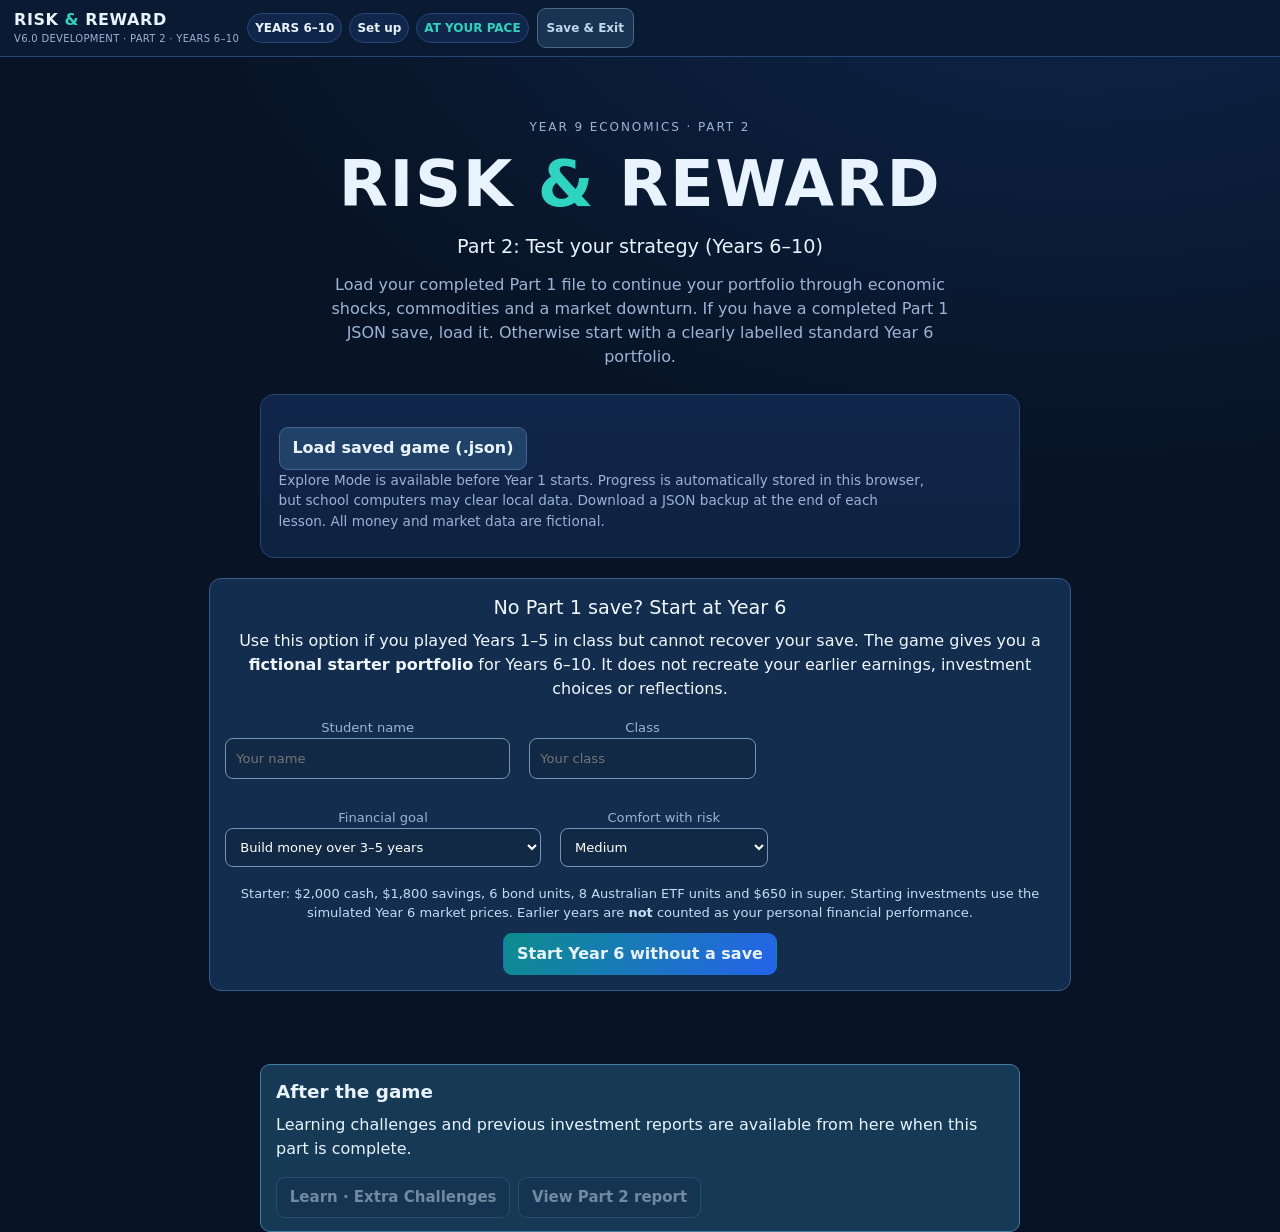
<file: preview/v6/part2.html>
<!doctype html>
<html lang="en-AU"><head><meta charset="utf-8"/><meta name="viewport" content="width=device-width,initial-scale=1"/><title>RISK &amp; REWARD V6.0 PREVIEW | The Financial Challenge</title><style>
:root{--bg:#081426;--bg2:#0c1c36;--panel:#10264a;--panelhi:#153154;--line:#264775;--tx:#e9f3ff;--muted:#9cb3d6;--teal:#2dd4bf;--blue:#60a5fa;--green:#34d399;--red:#f87171;--amber:#fbbf24}
*{box-sizing:border-box}body{margin:0;background:radial-gradient(900px 570px at 85% -9%,#13397580,transparent),var(--bg);font:15px/1.5 system-ui,-apple-system,Segoe UI,Arial,sans-serif;color:var(--tx)}button,input,select{font:inherit}button{cursor:pointer}button:disabled{opacity:.43;cursor:not-allowed}h1,h2,h3,h4,p{margin:0 0 .65rem}h1{font-size:1.55rem;line-height:1.2}h2{font-size:1.15rem}h3{font-size:1rem}.small{font-size:.85rem}.muted{color:var(--muted)}.positive{color:var(--green)}.negative{color:var(--red)}.teal{color:var(--teal)}.r{text-align:right}.short{margin:0}.eyebrow{letter-spacing:.16em;text-transform:uppercase;font-size:.75rem;color:var(--muted)}
.top{min-height:71px;position:sticky;top:0;z-index:30;background:#0a1b33f2;border-bottom:1px solid var(--line);display:flex;align-items:center;gap:1rem;flex-wrap:wrap;padding:.65rem 1.5rem;backdrop-filter:blur(10px)}.brand{background:none;border:0;color:var(--tx);text-align:left;padding:0;line-height:1.05}.brand span{font-size:1.18rem;font-weight:900;letter-spacing:.035em}.brand em{font-style:normal;color:var(--teal)}.brand small{display:block;color:var(--muted);font-size:.58rem;letter-spacing:.2em;margin-top:.3rem}.top-tags{display:flex;gap:.45rem;align-items:center;flex-wrap:wrap}.tag{display:inline-block;background:var(--panel);border:1px solid var(--line);padding:.28rem .68rem;border-radius:30px;font-size:.78rem;font-weight:650;white-space:nowrap}.tag.trade{border-color:var(--green);color:var(--green)}.timer{min-width:72px;text-align:center;font-weight:800;font-variant-numeric:tabular-nums;color:var(--teal)}.top-right{margin-left:auto;display:flex;gap:.4rem}.light{border:1px solid var(--line);border-radius:9px;background:none;color:var(--muted);padding:.4rem .65rem}.light.active{color:var(--tx);background:var(--panelhi);border-color:var(--teal)}
.page{max-width:1350px;padding:1.35rem 1.5rem 4rem;margin:0 auto}.session-top,.section-head{display:flex;align-items:center;justify-content:space-between;gap:1rem;flex-wrap:wrap}.session-top{margin-bottom:1rem}.session-top p{margin:0}.session-ctrl{display:flex;align-items:center;gap:.6rem}.tabs{display:flex;gap:.25rem;align-items:center;margin:0 0 1rem;border-bottom:1px solid var(--line);padding:0}.tabs button{color:var(--muted);background:none;border:0;border-bottom:3px solid transparent;padding:.65rem 1.1rem;font-weight:700}.tabs button.on{color:var(--tx);border-bottom-color:var(--teal)}
.panel{border:1px solid var(--line);border-radius:14px;background:linear-gradient(180deg,var(--panel),#0e2242);padding:1rem 1.1rem;margin-bottom:1rem}.panel.compact{padding:.75rem 1rem}.panel.compact h2{margin:0}.section-head{margin-bottom:.65rem}.section-head h2{margin:0}.panel p{max-width:75ch}.two-col{display:grid;grid-template-columns:1fr 1fr;gap:1rem}.two-col>.panel{margin-bottom:1rem}.banner{padding:.6rem .9rem;border-radius:10px;border:1px solid var(--line);font-weight:600;margin:.6rem 0}.banner.green{background:#064e3b;color:#d1fae5;border-color:var(--green)}.banner.blue{background:#153456}.banner.amber{background:#5e380e;border-color:#ca8730}
.metrics{display:grid;grid-template-columns:repeat(auto-fit,minmax(175px,1fr));gap:.7rem;margin-bottom:1rem}.metric{border:1px solid var(--line);border-radius:12px;background:var(--panel);padding:.75rem .85rem;min-height:98px}.metric.primary{background:linear-gradient(135deg,#075e64,#174a84);border-color:#2dd4bf88}.metric-label{color:#adc6e9;font-size:.75rem;text-transform:uppercase;letter-spacing:.085em}.metric-num{font-size:1.39rem;line-height:1.35;font-weight:850;margin:.25rem 0;white-space:nowrap}.metric-sub{color:var(--muted);font-size:.76rem}.primary .metric-sub{color:#b9eee3}
.wallet{position:sticky;top:var(--hh,71px);z-index:20;display:flex;align-items:center;gap:.3rem 1.8rem;flex-wrap:wrap;padding:.45rem 1.5rem;background:#0b1e3bf5;border-bottom:1px solid var(--line);backdrop-filter:blur(8px)}.w-item{display:grid;line-height:1.2}.w-item .metric-label{font-size:.68rem}.w-num{font-size:1.1rem;font-weight:850;white-space:nowrap;font-variant-numeric:tabular-nums}.w-item.primary .w-num{color:var(--teal)}.w-item.total{margin-left:auto;text-align:right}.w-item.total .w-num{font-size:1.25rem}
.page.student{padding-top:.9rem}.session-top.compact{margin-bottom:.5rem;gap:.4rem 1.2rem}.session-top.compact h1{font-size:1.25rem;margin:0}.session-top.compact .tabs{margin:0;border-bottom:0}.session-top.compact .tabs button{min-height:44px}.session-top.compact .banner{margin:0;flex:1 1 260px;padding:.4rem .8rem;font-size:.88rem}
:focus-visible{outline:2px solid var(--teal);outline-offset:2px}.top-right .light,.session-ctrl select{min-height:44px}.trade-panel .inline-controls .btn{min-width:44px}.savings .btn,.savings input,.savings select{min-height:44px}
.dot{display:inline-block;width:.7rem;height:.7rem;border-radius:50%;margin-right:.4rem;flex-shrink:0;vertical-align:middle}.spark{width:100%;height:26px;margin:.15rem 0}
.news-strip{display:flex;align-items:center;gap:.7rem;margin:0 0 .6rem;padding:.2rem .5rem .2rem .8rem;background:linear-gradient(115deg,#173453,#102743);border:1px solid #517599;border-left:5px solid var(--amber);border-radius:10px}.news-tag{font-size:.7rem;font-weight:800;letter-spacing:.06em;color:#ffd183;white-space:nowrap}.news-text{flex:1;min-width:0;white-space:nowrap;overflow:hidden;text-overflow:ellipsis;font-size:.88rem;color:#e7f0fc}.news-text span{color:#bed4ef}.news-strip .btn{min-height:44px}
.group-tabs{margin-bottom:.75rem}.group-tabs button{min-height:44px}.group-tabs button:disabled{opacity:.5;cursor:not-allowed}.tab-note{font-size:.7rem;color:var(--muted);font-weight:500}.new-badge{display:inline-block;font-size:.62rem;font-weight:850;letter-spacing:.06em;color:#042;background:var(--teal);border-radius:20px;padding:.05rem .4rem;vertical-align:middle}
.market-layout{display:grid;grid-template-columns:minmax(0,1.5fr) minmax(330px,1fr);gap:1rem;align-items:start}.market-list{min-width:0}.tile-grid{display:grid;grid-template-columns:repeat(auto-fill,minmax(210px,1fr));gap:.7rem;margin-bottom:1rem}
.tile{min-width:0;background:var(--panel);border:1px solid var(--line);border-left:5px solid var(--asset);border-radius:12px}.tile:hover{border-top-color:#5478ae;border-right-color:#5478ae;border-bottom-color:#5478ae}.tile.sel{background:#142f53;border-top-color:var(--teal);border-right-color:var(--teal);border-bottom-color:var(--teal)}.tile.locked{opacity:.55;padding:.6rem .8rem}
.tile-main{display:block;width:100%;text-align:left;background:none;border:0;color:var(--tx);padding:.6rem .8rem .15rem}.tile-name{display:block;font-weight:800;font-size:.9rem;line-height:1.25;min-height:2.25rem}.tile-risk{display:block;font-size:.72rem;color:var(--muted);margin:.1rem 0}.tile-price{display:flex;justify-content:space-between;align-items:center;gap:.5rem;font-size:.82rem}.tile-price b{font-size:1.2rem}.tile-foot{display:flex;justify-content:space-between;align-items:center;gap:.5rem;padding:.1rem .8rem .6rem}.tile-foot .btn{min-height:44px;min-width:76px}
.trade-panel{position:sticky;top:calc(var(--hh,71px) + var(--wh,0px) + .6rem);max-height:calc(100vh - var(--hh,71px) - var(--wh,0px) - 1.2rem);overflow:auto;background:var(--bg2);border:1px solid var(--line);border-radius:14px;padding:.8rem 1rem}.trade-panel p{margin:.25rem 0}.tp-head{display:flex;justify-content:space-between;align-items:flex-start;gap:.6rem}.tp-head h3{margin:0;font-size:1.02rem}.risk-badge{border:1px solid var(--line);background:var(--panel);border-radius:20px;padding:.1rem .6rem;font-size:.72rem;font-weight:700;white-space:nowrap}.tp-price{margin:.2rem 0}.tp-price b{font-size:1.4rem}.trade-panel .graph-legend{display:none}.trade-panel .line-graph{margin:0}.tp-sum{font-size:.88rem;min-height:2.4em}.tp-status{min-height:1.4em;font-size:.84rem}.tp-status.warn{color:#ffd183}.tp-status.ok{color:var(--green)}.trade-panel .inline-controls{margin:.35rem 0}.trade-panel .inline-controls .btn,.trade-panel input[type=number]{min-height:44px}.trade-panel input[type=number]{width:96px}.trade-panel .inline-controls .btn.success,.trade-panel .inline-controls .btn.danger{flex:1}.reason{color:#ffd183}
input,select{background:#091b35;color:var(--tx);border:1px solid #34547f;border-radius:9px;padding:.5rem .65rem;min-width:0;max-width:100%}input[type=number]{width:115px}select{max-width:320px}label{color:var(--muted);font-size:.82rem;display:block;margin:.3rem 0}.inline-controls{display:flex;gap:.45rem;align-items:center;flex-wrap:wrap;margin:.6rem 0}.btn{border:1px solid #41658f;background:#214268;border-radius:9px;color:var(--tx);padding:.52rem .8rem;font-weight:700;white-space:nowrap}.btn:hover:not(:disabled){filter:brightness(1.16)}.btn.primary{background:linear-gradient(125deg,#0d8d8c,#2563eb);border-color:transparent}.btn.success{background:#11674e;border-color:#059669}.btn.danger{background:#7f2828;border-color:#9f4040}.btn.subtle{background:#152d4d}.smallbtn{padding:.26rem .5rem;font-size:.8rem}.savings-grid{display:grid;grid-template-columns:1fr 1fr;gap:1.5rem}.savings .subheading{font-weight:800;margin:.2rem 0}.savings-grid>div:first-child{padding-right:1.5rem;border-right:1px solid var(--line)}
table{width:100%;border-collapse:collapse;font-size:.88rem}th{font-size:.72rem;letter-spacing:.07em;text-transform:uppercase;text-align:left;color:var(--muted)}th,td{border-bottom:1px solid #26436b;padding:.47rem .55rem}td.r,th.r{text-align:right}.table-scroll{overflow:auto}.line-graph{width:100%;display:block;max-height:240px}.graph-legend{display:flex;gap:1rem;color:var(--muted);font-size:.78rem;flex-wrap:wrap}.graph-legend i,.alloc-legend i{display:inline-block;width:.65rem;height:.65rem;border-radius:3px;margin-right:.3rem}.allocation{display:flex;align-items:center;gap:1.25rem;flex-wrap:wrap}.donut{height:166px;width:166px;border-radius:100%;display:grid;place-items:center;flex-shrink:0;position:relative}.donut:before{content:"";background:#0f2445;border-radius:100%;height:105px;width:105px;position:absolute}.donut span{z-index:1;position:relative;text-align:center;font-weight:850;font-size:.9rem}.donut small{display:block;font-size:.65rem;color:var(--muted);font-weight:400}.alloc-legend{flex:1;min-width:170px}.alloc-legend>div{display:flex;justify-content:space-between;gap:1rem;font-size:.82rem;padding:.16rem 0}.alloc-legend>div span{display:flex;gap:.2rem;align-items:center}
.lab-inputs,.setting-grid{display:flex;gap:1.2rem;flex-wrap:wrap}.lab-inputs label,.setting-grid label{display:grid;gap:.2rem}.lab-results{display:grid;grid-template-columns:repeat(auto-fit,minmax(160px,1fr));gap:.5rem;margin-top:1rem}.glossary{display:grid;grid-template-columns:repeat(auto-fit,minmax(220px,1fr));gap:.9rem}.glossary div{background:#0d2442;border:1px solid var(--line);border-radius:10px;padding:.7rem}.glossary p{font-size:.82rem;margin:.25rem 0;color:var(--muted)}
.phase-grid{display:flex;gap:.6rem;flex-wrap:wrap;margin:.8rem 0}.phase-step{border:1px solid var(--line);background:#0d2341;border-radius:10px;flex:1;min-width:130px;padding:.65rem}.phase-step.now{border-color:var(--teal);background:#103c52}.phase-step b{display:block}.phase-step span{font-size:.78rem;color:var(--muted)}.teacher-actions{display:flex;gap:.5rem;flex-wrap:wrap;margin:1rem 0}.chooser{border-top:1px solid var(--line);padding-top:.6rem}.chooser p{margin:.3rem 0}.story-eyebrow{font-size:.75rem;font-weight:700;letter-spacing:.1em;color:var(--teal)}.mini-flow{display:flex;gap:.3rem;flex-wrap:wrap}.mini-flow span{font-size:.75rem;border:1px solid var(--line);padding:.2rem .5rem;border-radius:20px}.market-watch>div{display:flex;justify-content:space-between;gap:.6rem;border-bottom:1px solid var(--line);padding:.3rem .1rem;font-size:.82rem}.market-watch>div span:last-child{white-space:nowrap}.market-watch .positive,.market-watch .negative{margin-left:.3rem}.check{display:flex;gap:.45rem;align-items:center;margin:.7rem 0}.team-list>div{display:flex;justify-content:space-between;align-items:center;padding:.4rem;border-bottom:1px solid var(--line)}
.welcome{max-width:900px;margin:2.8rem auto;padding:1rem 1.2rem;text-align:center}.welcome-illustration{color:var(--teal);font-size:4rem}.welcome h1{font-size:clamp(2.4rem,5vw,4.5rem);font-weight:900;letter-spacing:.025em}.welcome h1 span{color:var(--teal)}.welcome h2{font-weight:450;font-size:1.2rem}.welcome>p:not(.eyebrow){color:var(--muted);max-width:640px;margin:0 auto 1.6rem}.home-grid{display:grid;grid-template-columns:1fr 1fr;gap:1rem;margin:1.5rem 0}.role{border:1px solid var(--line);background:var(--panel);border-radius:15px;padding:1.5rem;text-align:center;color:var(--tx);display:flex;flex-direction:column;align-items:center;gap:.6rem}.role:hover{border-color:var(--teal);background:#193357}.role strong{font-size:1.16rem}.role span:last-child{font-size:.85rem;color:var(--muted)}.role-icon{font-size:2.5rem;color:var(--teal)}.intro-note{border:1px solid var(--line);background:#112541;border-radius:10px;padding:.85rem;color:var(--muted);font-size:.83rem}
.shade{position:fixed;inset:0;z-index:60;background:#020810dc;display:flex;align-items:center;justify-content:center;padding:1rem}.dialog{background:#142b4d;border:1px solid #346087;border-radius:18px;padding:1.6rem;width:min(620px,100%);max-height:90vh;overflow:auto;box-shadow:0 25px 70px #000a}.dialog-meta{font-size:.75rem;letter-spacing:.13em;color:var(--teal);font-weight:800}.dialog-icon{font-size:2rem;margin:.7rem 0}.dialog h2{font-size:1.35rem;margin:.45rem 0 .85rem}.dialog p{color:#cbdaee}.dialog>.btn:last-child{margin-top:.8rem}.news-context{border-left:3px solid var(--teal);background:#0d2342;border-radius:4px;padding:.5rem .75rem;margin:1rem 0;display:grid;gap:.15rem}.news-context span{font-size:.78rem;color:var(--muted)}.report-grid{display:grid;grid-template-columns:1fr 1fr;gap:.55rem}.report-grid>div{border:1px solid var(--line);border-radius:9px;padding:.55rem;background:#0b2240}.report-grid span{display:block;color:var(--muted);font-size:.75rem}.report-grid strong{display:block;font-size:1.15rem}.challenge-offer{margin-top:1rem;padding:1rem;background:#163c51;border:1px solid #287a89;border-radius:10px}.challenge-offer p{font-size:.85rem;margin:.3rem 0}.answers{display:grid;gap:.5rem;margin:1rem 0}.answer{background:#0d2446;border:1px solid var(--line);border-radius:10px;padding:.75rem;text-align:left;color:var(--tx);display:flex;align-items:center;gap:.8rem}.answer:hover{border-color:var(--teal);background:#153c53}.answer span{background:#245374;color:#bff6ef;border-radius:8px;padding:.25rem .55rem;font-weight:800}
#toast{position:fixed;z-index:100;right:1rem;bottom:1rem;display:grid;gap:.45rem;max-width:350px}.toast{background:#07624d;color:white;border:1px solid var(--green);border-radius:9px;padding:.65rem .85rem;box-shadow:0 8px 24px #0008}.toast.fail{background:#832c31;border-color:var(--red)}
@media(max-width:950px){.market-layout{grid-template-columns:1fr}.trade-panel{position:static;max-height:none;order:-1}.two-col{grid-template-columns:1fr}.top{padding:.6rem 1rem}.page{padding:1rem}}@media(max-width:640px){.savings-grid{grid-template-columns:1fr}.savings-grid>div:first-child{border-right:0;border-bottom:1px solid var(--line);padding:0 0 1rem}.wallet{position:static;gap:.3rem 1.1rem;padding:.45rem 1rem}.w-item.total{margin-left:0;text-align:left}.home-grid{grid-template-columns:1fr}.top-right{margin:0}.session-ctrl{width:100%}.report-grid{grid-template-columns:1fr}.brand{width:100%}.metric-num{font-size:1.19rem}}

@media(max-width:720px){.news-strip{flex-wrap:wrap}.news-text{flex-basis:100%;order:3;white-space:normal}}

.term{background:none;border:0;border-bottom:1px dotted var(--teal);color:inherit;font:inherit;padding:0;margin:0;cursor:help;border-radius:0}.term:hover{color:var(--teal)}
#gloss-pop{position:fixed;z-index:90;max-width:min(320px,calc(100vw - 24px));background:#0b1f3d;border:1px solid var(--teal);border-radius:10px;padding:.55rem .75rem;font-size:.85rem;line-height:1.4;color:var(--tx);box-shadow:0 10px 30px #000a}#gloss-pop b{color:var(--teal)}
.dialog.intro{width:min(720px,100%)}.intro .lead{font-size:1rem;margin:.1rem 0 .5rem}.intro-grid{display:grid;grid-template-columns:1fr 1fr;gap:.45rem;margin:.5rem 0}.intro-card{border:1px solid var(--line);border-left:3px solid var(--c,var(--teal));border-radius:9px;background:#0b2240;padding:.45rem .65rem;font-size:.8rem}.intro-card b{display:block;font-size:.88rem}.intro-card span{display:block;color:var(--muted)}.intro-points{margin:.3rem 0 .4rem 1.1rem;padding:0}.intro-points li{margin:.22rem 0;color:#cbdaee;font-size:.88rem}.intro-callout{border-left:3px solid var(--teal);background:#0d2342;border-radius:4px;padding:.45rem .7rem;font-size:.86rem;color:#cbdaee;margin:.5rem 0}.intro-actions{display:flex;gap:.6rem;flex-wrap:wrap;justify-content:flex-end;margin-top:.7rem}.intro h2{margin:.2rem 0 .5rem}.intro .dialog-icon{margin:.3rem 0}
.learn-intros{display:grid;grid-template-columns:repeat(auto-fit,minmax(210px,1fr));gap:.6rem}.learn-intros>div{border:1px solid var(--line);border-radius:10px;background:#0b2240;padding:.65rem;display:grid;gap:.3rem;align-content:start}
@media(max-width:640px){.intro-grid{grid-template-columns:1fr}}

/* V5.4 assessment-aligned reporting and classroom controls */
.report-overview{display:grid;grid-template-columns:repeat(auto-fit,minmax(180px,1fr));gap:.6rem;margin-bottom:1rem}
.report-overview .metric{min-height:85px}.calc-toggle{margin:.5rem 0}details.calc{background:#0b2240;border:1px solid var(--line);border-radius:10px;padding:.7rem 1rem;margin:.55rem 0}details.calc summary{cursor:pointer;font-weight:750;color:#91f3e5}details.calc p{margin:.45rem 0}.reflection-box{background:#0c2443;border:1px solid #386c80;border-radius:10px;padding:.8rem;margin-top:.6rem}.reflection-box label{font-weight:650;color:#e9f3ff}.reflection-box textarea{width:100%;min-height:66px;resize:vertical;background:#08172d;color:#fff;border:1px solid #45668f;border-radius:8px;padding:.55rem;font:inherit}.teacher-flow{display:grid;grid-template-columns:repeat(3,minmax(0,1fr));gap:.5rem}.teacher-flow>div{border:1px solid var(--line);border-radius:10px;padding:.6rem;background:#0d2446}.teacher-flow b{display:block}.teacher-flow span{font-size:.8rem;color:var(--muted)}.financial-note{border-left:3px solid var(--teal);padding:.55rem .8rem;background:#0c2644;margin:.6rem 0}.review-cta{display:flex;gap:.6rem;flex-wrap:wrap;margin-top:.8rem}.report-stamp{font-size:.78rem;color:var(--muted);margin-bottom:.5rem}@media(max-width:670px){.teacher-flow{grid-template-columns:1fr}.report-overview{grid-template-columns:1fr 1fr}}
@media print{body{background:white;color:#16223a}.top,.wallet,.tabs,.btn,.session-ctrl,.news-strip{display:none!important}.panel,.metric{background:white;color:#16223a;border-color:#bbb;break-inside:avoid}.page{max-width:none}.muted,.metric-label{color:#345!important}table{font-size:10px}}

/* V5.5 student classroom refinements */
.main-market-layout .portfolio-banner{font-size:.82rem;gap:.35rem}.main-market-layout .group-tabs{overflow-x:auto;white-space:nowrap}.main-market-layout .group-guide{max-width:100%}.main-market-layout .trade-panel{align-self:start}.main-market-layout .market-list{min-width:0}.tp-asset-desc summary{cursor:pointer;color:#b8e8f5;font-size:.85rem}.tp-asset-desc{margin:.25rem 0}.tp-sum{font-size:.82rem}.main-market-layout .trade-panel .line-graph{min-height:130px;max-height:170px}.tp-assumptions summary{cursor:pointer;color:var(--muted);font-size:.75rem;padding:.2rem 0}.trade-panel .tp-sum{margin:.3rem 0;padding:.35rem .5rem}.trade-panel .inline-controls{margin:.2rem 0}

.top .timer{min-width:95px;text-align:center}.top-right .light{border-color:var(--teal)}
.wallet{gap:.7rem 1.7rem;padding:.6rem 1.5rem}.wallet .w-item.primary{background:linear-gradient(100deg,#06745b,#09587d);padding:.55rem 1rem;border:1px solid #38dfc6;border-radius:12px;box-shadow:0 0 0 1px #2dd4bf33}.wallet .w-item.primary .w-num{font-size:1.55rem;color:#fff}.wallet .w-item.primary .metric-label{color:#d5fff7;font-weight:800;font-size:.8rem}
.portfolio-banner{border:1px solid var(--line);background:#102b49;padding:.5rem .75rem;border-radius:10px;display:flex;align-items:center;justify-content:space-between;gap:.6rem;flex-wrap:wrap;margin-bottom:.65rem;font-size:.9rem}.portfolio-banner span b{font-size:.74rem;color:var(--muted);display:block}.group-guide{margin-bottom:.75rem!important}.group-guide summary{cursor:pointer;color:#90ffeb;font-weight:700}.group-guide[open]{max-height:350px;overflow:auto}
.tile-main{padding:.75rem;min-height:158px;display:flex;flex-direction:column;justify-content:space-between}.tile-main:hover{background:#19395c}.tile-held{font-size:.76rem;color:#b7ccec}.tile .tile-foot{display:none!important}.tile-risk{padding:.18rem .45rem;border-radius:6px;align-self:flex-start}
.risk-low{color:#58e6ae!important;background:#154736!important}.risk-medium{color:#8fc9ff!important;background:#1b3656!important}.risk-medhigh{color:#ffe28a!important;background:#553d1c!important}.risk-high{color:#ffb36f!important;background:#51331c!important}.risk-very{color:#ff9ca1!important;background:#51232b!important}
.trade-panel .line-graph{min-height:148px;max-height:190px}.tp-sum{font-weight:750;background:#102b49;padding:.55rem;border-radius:8px}.trade-panel{scrollbar-color:#3d6397 transparent}.trade-panel .inline-controls:last-of-type .btn{flex:1}
.news-dialog{width:min(760px,100%)}.news-info{border-bottom:1px solid #395979;padding:.55rem 0}.news-info h3,.news-watch h3{font-size:.95rem;margin-bottom:.2rem;color:#ddfbff}.news-info p,.news-watch p{margin:.25rem 0}.news-watch{background:#08354b;padding:.75rem;border:1px solid #268a89;border-radius:10px;margin:1rem 0}.review-dialog{width:min(900px,100%);max-height:90vh}.review-dialog .report-grid{margin-bottom:.75rem}.review-dialog .reflection-box textarea{width:100%;min-height:75px;resize:vertical}
.fit-panel{background:#0b2a46;border:1px solid var(--line);padding:.75rem;border-radius:10px;margin:.7rem 0}.fit-panel h3{margin:0 0 .35rem}.fit-grid{display:grid;grid-template-columns:repeat(3,minmax(0,1fr));gap:.5rem}.fit-grid span{background:#0a203b;border-radius:8px;padding:.45rem;display:grid}.fit-grid b{font-size:1.2rem;color:#8ae9e0}.fit-grid small{color:var(--muted)}.reflection-box{margin-top:1rem}.reflection-box label{color:#d9edff;font-size:.95rem}.review-cta{display:flex;gap:.5rem;flex-wrap:wrap;margin-top:1rem}.student .banner{display:flex;justify-content:space-between;align-items:center;flex-wrap:wrap;gap:.5rem}.start-panel{max-width:760px;text-align:left;margin:1.2rem auto}.start-panel label{min-width:210px}.start-panel input,.start-panel select{width:100%}
@media(max-width:680px){.fit-grid{grid-template-columns:1fr}.portfolio-banner{justify-content:flex-start}.wallet .w-item.primary .w-num{font-size:1.3rem}}

/* V5.6 classroom usability refinements */
.performance-top~details textarea,.performance-charts~details textarea,.panel.calc textarea{width:100%;min-height:76px;resize:vertical;border:1px solid #45668f;border-radius:8px;background:#08172d;color:#e9f3ff;padding:.55rem;font:inherit}

.trade-panel{position:relative;top:auto;max-height:none!important;overflow:visible!important;padding:1rem;background:#0c203a}
.trade-panel .line-graph{height:190px;min-height:180px;max-height:none}
.tp-chart{background:#0b1c34;border:1px solid #28476e;border-radius:9px;margin:.6rem 0;padding:.2rem .35rem}
.tp-description{font-size:.84rem;color:#cbdbee;margin:.5rem 0}.tp-holding{background:#0f2c47;padding:.5rem .65rem;border-radius:8px;font-size:.86rem;margin:.35rem 0}
.tp-holding br{line-height:1.8}.trade-entry{margin-top:.45rem}.trade-entry>label{margin:0}.trade-entry .inline-controls{margin:.25rem 0}
.trade-entry input{width:80px}.trade-entry .btn{padding:.5rem .6rem;min-width:40px!important}
.tp-sum{min-height:0;margin:.35rem 0;padding:.35rem .6rem;font-size:.85rem;font-weight:550}.cost-pair{display:flex;justify-content:space-between;gap:.5rem}.cost-pair span{color:#b9cce4}
.trade-buttons{display:grid;grid-template-columns:1fr 1fr;gap:.6rem;margin-top:.45rem}.trade-buttons .btn{min-height:45px}
.tp-status{min-height:0!important;margin:0}.tp-status:empty{display:none}.tp-assumptions{font-size:.78rem;margin:.25rem 0}.tp-assumptions p{margin:.2rem 0}
.group-guide[open]{max-height:none!important;overflow:visible!important}.group-guide .intro-grid{gap:.5rem}.group-guide .intro-card{font-size:.82rem}
.tile-main{min-height:140px;padding:.55rem .72rem}.tile-held{margin-top:.15rem;font-size:.75rem}.tile-grid{grid-template-columns:repeat(auto-fill,minmax(190px,1fr));gap:.55rem}
.portfolio-inline{padding:.45rem .75rem!important;margin-bottom:.6rem!important}.portfolio-inline summary{cursor:pointer;font-size:.83rem;color:#b9eae4}.portfolio-inline:not([open]){background:#0d2744}.portfolio-inline .table-scroll{margin-top:.4rem}
.savings-grid{gap:1rem}.savings-grid>div:first-child{padding-right:1rem}.bank-balance{font-size:.98rem}.bank-actions{display:grid;grid-template-columns:1fr 1fr;gap:.55rem;margin:.6rem 0}.bank-actions .btn{min-height:44px}.savings #bank-amount{width:100%;max-width:240px}
.performance-top .report-overview{grid-template-columns:repeat(3,minmax(0,1fr));gap:.5rem}.performance-top .metric{min-height:75px;padding:.6rem}.performance-top .metric-num{font-size:1.22rem}.performance-top .metric-sub{font-size:.73rem}.performance-top .financial-note{margin:.45rem 0 .65rem}
.performance-charts .panel{margin-bottom:.6rem}.performance-charts .donut{width:130px;height:130px}.performance-charts .donut:before{width:84px;height:84px}.performance-charts .line-graph{max-height:185px}
.checkpoint-panel{scroll-margin-top:180px}.checkpoint-panel .reflection-box{margin-top:.65rem}.checkpoint-panel .reflection-box textarea{min-height:85px}
.fit-panel{margin:.45rem 0}.fit-panel .fit-grid{margin:.4rem 0}.fit-grid span{padding:.45rem}.fit-grid b{font-size:1.12rem}
.student .tabs button:disabled{opacity:.4;cursor:not-allowed}.dialog .intro-actions{justify-content:flex-end}
@media(max-width:1050px){.market-layout{grid-template-columns:minmax(0,1.35fr) minmax(330px,1fr);gap:.7rem}.tile-grid{grid-template-columns:repeat(2,minmax(0,1fr))}.trade-panel{padding:.75rem}}
@media(max-width:950px){.market-layout{grid-template-columns:1fr}.tile-grid{grid-template-columns:repeat(auto-fill,minmax(190px,1fr))}.performance-top .report-overview{grid-template-columns:repeat(2,minmax(0,1fr))}}
@media(max-width:600px){.performance-top .report-overview{grid-template-columns:repeat(2,minmax(0,1fr))}.bank-actions{grid-template-columns:1fr 1fr}.tile-grid{grid-template-columns:repeat(2,minmax(0,1fr))}.tile-name{font-size:.8rem}}


/* V5.7 individual student submission report */
#report-preview{display:none;position:fixed;inset:0;z-index:120;background:#06132bdd;padding:1.1rem;overflow:auto}
#report-preview.is-open{display:block}
.report-modal{max-width:900px;margin:0 auto;border-radius:14px;background:#142a4b;border:1px solid #44658e;box-shadow:0 24px 75px #000a;padding:1.2rem}
.report-actions{display:flex;gap:.6rem;align-items:center;flex-wrap:wrap;justify-content:space-between;margin-bottom:1rem;color:#e9f3ff}
.report-actions .actions-right{display:flex;gap:.5rem;flex-wrap:wrap}
.report-actions p{font-size:.86rem;color:#c1d4e8;margin:.25rem 0 0}
.report-document{background:#fff;color:#16253b;border-radius:6px;padding:1rem;max-width:810px;margin:0 auto;font:13px/1.42 Arial,Helvetica,sans-serif}
.report-document *{box-sizing:border-box}
.report-page{min-height:0;padding:0 0 .35rem}
.report-head{border-bottom:3px solid #008f8d;margin-bottom:.65rem;padding-bottom:.65rem;display:flex;align-items:flex-end;justify-content:space-between;gap:1rem}
.report-eyebrow{font-size:10px;letter-spacing:1.3px;font-weight:700;color:#087b83;text-transform:uppercase}
.report-head h1{margin:.14rem 0;font-size:23px;color:#142a48;line-height:1.17}
.report-head small{color:#496078;font-size:10px;white-space:nowrap}
.report-byline{display:grid;grid-template-columns:1.15fr .8fr .85fr;gap:.6rem;margin:.55rem 0 .8rem}
.report-byline>div{background:#eef5fa;padding:.42rem .65rem;border-radius:5px;min-width:0;overflow-wrap:anywhere}
.report-byline b,.report-byline span{display:block}.report-byline span{font-size:10px;color:#52667b}
.report-document h2{font-size:14px;margin:.7rem 0 .3rem;color:#153d61}
.report-document p{margin:.2rem 0 .5rem;max-width:none}
.report-document .report-kpis{display:grid;grid-template-columns:repeat(4,minmax(0,1fr));gap:.42rem}
.report-kpis>div{border:1px solid #bed2e0;background:#f5f9fc;border-radius:5px;padding:.55rem .52rem;min-width:0}
.report-kpis label{font:700 9px/1.3 Arial,Helvetica,sans-serif;color:#4d627c;text-transform:uppercase;letter-spacing:.4px;display:block;margin:0 0 .25rem}
.report-kpis b{font-size:14px;line-height:1.1;white-space:normal;overflow-wrap:anywhere}
.report-table{border-collapse:collapse;width:100%;font-size:11px;table-layout:fixed;margin:.35rem 0 .45rem}
.report-table th,.report-table td{border-bottom:1px solid #cbd7e4;padding:.32rem .4rem;text-align:left;overflow-wrap:anywhere}
.report-table th{background:#e9f2f7;color:#163550;font-size:9px;letter-spacing:0;text-transform:none}
.report-table .amount{text-align:right;font-variant-numeric:tabular-nums;white-space:nowrap}
.report-table .report-asset{width:42%}
.report-pos{color:#096b4f!important}.report-neg{color:#b42339!important}
.report-note{border-left:3px solid #109999;background:#eef8f7;padding:.45rem .6rem;font-size:10px;margin:.5rem 0}
.report-summary{display:grid;grid-template-columns:repeat(2,minmax(0,1fr));gap:.55rem;margin:.5rem 0}
.report-summary>div{background:#f4f7fb;border:1px solid #d9e4ef;border-radius:5px;padding:.45rem .6rem}
.report-summary b{font-size:10px;color:#2f4a66}.report-summary p{font-size:10px;margin:.18rem 0}
.report-footer{border-top:1px solid #c5d8e3;margin-top:.65rem;padding-top:.3rem;color:#52677b;font-size:9px;display:flex;justify-content:space-between;gap:1rem}
.report-reflection{page-break-inside:avoid;break-inside:avoid;margin:.7rem 0 1rem}
.report-reflection h3{font-size:12px;color:#153d61;margin:0 0 .4rem;border-bottom:1px solid #b3c9d8;padding-bottom:.24rem}
.report-answer{margin:.25rem 0 .65rem;padding:.5rem .65rem;background:#f3f7fb;border:1px solid #d6e2ef;border-radius:5px;white-space:pre-wrap;overflow-wrap:anywhere;min-height:42px;font-size:12px;line-height:1.45}
.report-question{font-size:11px;font-weight:700;margin:.35rem 0 .18rem}
.report-page.review-page{padding-top:.35rem}
.report-document .subtle{color:#50677e;font-size:10px}
@media(max-width:700px){.report-byline{grid-template-columns:1fr}.report-document .report-kpis{grid-template-columns:repeat(2,minmax(0,1fr))}.report-modal{padding:.55rem}.report-document{padding:.7rem}}
@page{size:A4;margin:12mm 13mm}
@media print{
 html,body{background:#fff!important;margin:0!important;padding:0!important;color:#17253b!important;-webkit-print-color-adjust:exact;print-color-adjust:exact}
 #app,#modal,#toast,#import-file{display:none!important}
 #report-preview,#report-preview.is-open{display:block!important;position:static!important;overflow:visible!important;background:#fff!important;padding:0!important;margin:0!important}
 .report-modal{max-width:none!important;width:100%!important;box-shadow:none!important;border:0!important;border-radius:0!important;background:#fff!important;padding:0!important;margin:0!important}
 .report-actions{display:none!important}
 .report-document{max-width:none!important;width:100%!important;background:#fff!important;border-radius:0!important;padding:0!important;margin:0!important;font-size:12px!important}
 .report-page{break-after:page;page-break-after:always}
 .report-page:last-child{break-after:auto;page-break-after:auto}
 .report-reflection,.report-table tr,.report-summary>div{break-inside:avoid;page-break-inside:avoid}
 .report-document h2{break-after:avoid;page-break-after:avoid}
}
/* V5.8: beginner exploration, clear actions and responsive guidance */
.explore-start{background:linear-gradient(120deg,#f0c64a,#f49b2e);color:#081426;border:2px solid #ffe4a0;font-size:1rem;box-shadow:0 0 0 2px #f0b84a22;font-weight:900;min-height:47px;padding:.55rem 1rem;white-space:normal}
.explore-start:hover:not(:disabled){filter:brightness(1.08)}
.explore-guide{border:1px solid #547ba8;border-left:5px solid var(--teal);border-radius:13px;padding:1rem 1.15rem;background:linear-gradient(130deg,#143557,#11274a);margin-bottom:1rem}
.explore-guide h2{margin:.25rem 0 .3rem;font-size:1.14rem}
.explore-guide p{color:#cbdcf0;margin-bottom:.65rem}
.explore-actions{display:grid;grid-template-columns:repeat(4,minmax(0,1fr));gap:.5rem}
.explore-action{border:1px solid #456a95;border-radius:9px;background:#0e2546;color:#eaf5ff;min-height:67px;padding:.5rem .65rem;text-align:left;line-height:1.28;white-space:normal;font-weight:700}
.explore-action:hover{background:#1b436a;border-color:#81a8d4}
.explore-action.visited{border-color:#188f82;background:#103d48}
.explore-action small{display:block;font-size:.75rem;color:#b1c8e5;font-weight:450;margin-top:.2rem}
.hint-mark{display:inline-flex;vertical-align:middle;align-items:center;justify-content:center;border:1px solid #ffe0a0;background:#f5b942;color:#10233f;border-radius:50%;height:21px;width:21px;min-width:21px;font-weight:950;font-size:.85rem;margin-left:.35rem;padding:0;cursor:pointer}
.hint-mark:hover{background:#ffdf8a}
.explore-label{letter-spacing:.1em;text-transform:uppercase;font-size:.7rem;font-weight:900;color:#7bf5df}
.explore-cta-note{color:#ffe6a5;font-size:.82rem;margin-top:.7rem}
.explore-welcome{max-width:62ch}
.explore-banner{border-color:#5f8db3;background:#153756;color:#e8f3fc}
.wallet.exploring .w-item.primary{outline:1px solid #f0bc5a;border-radius:8px;padding:.28rem .55rem;background:#183952}
.market-layout .trade-panel .reason{line-height:1.4}
@media(max-width:1050px){.explore-actions{grid-template-columns:repeat(2,minmax(0,1fr))}.top-right .explore-start{padding:.45rem .75rem;font-size:.9rem}}
@media(max-width:580px){.explore-actions{grid-template-columns:1fr}.explore-guide{padding:.75rem}.top-right{margin-left:0}}
</style></head><body><div id="app"></div><div id="modal"></div><div id="toast"></div><div id="report-preview" aria-live="polite"></div><input type="file" id="import-file" accept="application/json,.json" hidden/><script>
'use strict';
/* RISK & REWARD V5: all prices and events are fictional teaching simulations */
const GAME_VERSION=58, PART=2, STORE='riskreward_student_p'+PART+'_v60_stage2', PRIOR_STORE='riskreward_student_p'+PART+'_v60_stage2_previous';
const READ_DELAY_MS=8000, REVIEW_DELAY_MS=6000, MIN_TRADE_MS=5000;
const CY=3, YEAR_COUNT=10, TOTAL_CYCLES=30;
const F=['market','tech','mining','energy','rates','trade','consumer','property','safety','copper'];
const A=[
 {id:'BOND',group:'funds',risk:'Low',name:'Wattle Government Bonds',short:'Govt Bonds',p:100,mu:0.5,sig:6,yield:4.5,kind:'Bond',unlock:1,col:'#60A5FA',exp:{rates:-.85,safety:.25,market:-.12},iid:.55,desc:'Loans to government. Fixed coupons provide income, but bond prices can still move when interest rates change.'},
 {id:'AUS',group:'funds',risk:'Medium',name:'AusBroad Australian ETF',short:'Australian ETF',p:110,mu:4,sig:19,yield:2.5,kind:'ETF',unlock:1,col:'#2DD4BF',exp:{market:.8,mining:.22,consumer:.2},iid:.40,desc:'Owns many Australian companies. Spreads company-specific risk, but can fall with the sharemarket.'},
 {id:'GLOBAL',group:'funds',risk:'Medium',name:'Global Horizons ETF',short:'Global ETF',p:120,mu:4.5,sig:16,yield:2,kind:'ETF',unlock:5,col:'#A5B4FC',exp:{market:.65,tech:.32,trade:.3},iid:.45,desc:'A diversified international share fund. Exposed to global markets and overseas trade conditions.'},
 {id:'PROP',group:'funds',risk:'Medium',name:'Southern Cross Property Fund',short:'Property Fund',p:85,mu:2,sig:17,yield:4,kind:'Fund',unlock:5,col:'#4ADE80',exp:{market:.28,property:.75,rates:-.5,consumer:.14},iid:.50,desc:'Owns commercial and residential property. Distributes rental-style income; sensitive to financing costs and occupancy.'},
 {id:'SHOP',group:'shares',risk:'Medium–High',name:'KangaMart Retail Group',short:'KangaMart',p:45,mu:4,sig:30,yield:2.5,kind:'Share',unlock:3,col:'#FB923C',exp:{market:.42,consumer:.8,trade:.25,energy:-.25},iid:.75,desc:'Retailer whose sales depend on households, wages, import costs and consumer confidence.'},
 {id:'MINE',group:'shares',risk:'Very high',name:'Outback Minerals Ltd',short:'Outback Minerals',p:28,mu:6,sig:43,yield:1,kind:'Share',unlock:3,col:'#B88665',exp:{market:.38,mining:.86,copper:.28,trade:.18},iid:.85,desc:'A critical-minerals producer. Commodity demand can help it, but construction costs, debts and operations also matter.'},
 {id:'TECH',group:'shares',risk:'Very high',name:'NovaTech Systems',short:'NovaTech',p:65,mu:7.5,sig:45,yield:0,kind:'Share',unlock:3,col:'#F472B6',exp:{market:.44,tech:.92,rates:-.16},iid:.88,desc:'An ambitious technology developer. High uncertainty, no dividend, and significant potential gains and losses.'},
 {id:'ENERGY',group:'shares',risk:'High',name:'RedGum Energy',short:'RedGum Energy',p:40,mu:4,sig:35,yield:3,kind:'Share',unlock:3,col:'#EF4444',exp:{market:.34,energy:.9,trade:.13},iid:.7,desc:'Produces oil and gas. Higher energy prices may raise revenue, though operations and costs can offset gains.'},
 {id:'GOLD',group:'commodities',risk:'Medium–High',name:'Gold Commodity Fund',short:'Gold',p:80,mu:4.5,sig:20,yield:0,kind:'Commodity',unlock:7,col:'#FACC15',exp:{safety:.85,rates:-.16,market:-.2},iid:.7,desc:'Tracks fictional gold prices. Can benefit from uncertainty, but offers no income and is not guaranteed protection.'},
 {id:'COPPER',group:'commodities',risk:'High',name:'Copper Commodity Fund',short:'Copper',p:35,mu:5.5,sig:32,yield:0,kind:'Commodity',unlock:7,col:'#D97745',exp:{market:.26,copper:.9,mining:.36,trade:.2},iid:.7,desc:'Tracks fictional copper prices, reflecting demand from electrification, construction and manufacturing.'},
 {id:'OIL',group:'commodities',risk:'High',name:'Crude Oil Commodity Fund',short:'Oil',p:55,mu:4.5,sig:38,yield:0,kind:'Commodity',unlock:7,col:'#A78BFA',exp:{energy:.96,market:.22,trade:.16},iid:.78,desc:'Tracks fictional oil prices. Responds to supply shocks, economic demand and global transport conditions.'}
];
const AS=id=>A.find(x=>x.id===id);
// Story factor values are percentage-point LOG-return impulses, NOT guaranteed asset returns.
// A fraction is priced immediately at publication, and the rest is included in the cycle close.
const STORIES=[
 {id:'steady',title:'Quiet Economy',icon:'🌤️'},
 {id:'minerals',title:'Business Boom and Growing Pains',icon:'🏢'},
 {id:'retail',title:'Business Boom and Growing Pains',icon:'🏢'},
 {id:'property',title:'Changing Markets and Interest Rates',icon:'🌏'},
 {id:'inflation',title:'Changing Markets and Interest Rates',icon:'🏦'},
 {id:'copper',title:'Energy and Supply Chain Disruption',icon:'🔩'},
 {id:'energy',title:'Energy and Supply Chain Disruption',icon:'⚡'},
 {id:'crash',title:'Market Downturn and Recovery',icon:'📉'}
];
const STORY=id=>STORIES.find(x=>x.id===id)||STORIES[0];
const INTROS=[{id:'start',year:1,icon:'🏦',title:'Saving and Investing',go:'banking',goLabel:'Explore Banking'},
 {id:'shares',year:3,icon:'🏢',title:'Individual Company Shares',go:'shares',goLabel:'Explore Shares',blurb:'You can now invest in four businesses across different industries. Individual companies can offer capital growth and dividends, but their prices may fluctuate considerably.'},
 {id:'intl',year:5,icon:'🌏',title:'International Funds and Property',go:'funds',goLabel:'Explore Funds',blurb:'The Global Horizons ETF and the Southern Cross Property Fund are now in the Funds & Bonds tab. They spread your money beyond Australian shares.'},
 {id:'commod',year:7,icon:'🛢️',title:'Commodities',go:'commodities',goLabel:'Explore Commodities',blurb:'Gold, copper and oil funds are now available. Their prices follow supply and demand and can swing widely.'}];
const INTRO_BY_YEAR=Object.fromEntries(INTROS.map(i=>[i.year,i]));
const INTRO={title:'A quiet year to learn the market',focus:'Savings, government bonds and a diversified ETF',beats:[
 {title:'Welcome to your first economic year',text:'There is no major market story this year. Learn to save, compare bond income and buy a diversified ETF.',shock:{}},
 {title:'Markets remain steady',text:'Ordinary market movements continue. Look at prices, savings interest and your holdings.',shock:{}},
 {title:'Your first annual report',text:'The year finishes with no unusual economic disruption. Review your investment choices and what you learned.',shock:{}}]};

const V54_STORY_THEMES={
 1:['Quiet Economy','Saving, liquidity and first investment choices'],2:['Quiet Economy','Savings growth and small economic movements'],
 3:['Business Boom and Growing Pains','Shares, company profits and dividends'],4:['Business Boom and Growing Pains','Profitability and company-specific risk'],
 5:['Changing Markets and Interest Rates','International diversification and property'],6:['Changing Markets and Interest Rates','Inflation, interest rates and borrowing costs'],
 7:['Energy and Supply Chain Disruption','Commodities and global demand'],8:['Energy and Supply Chain Disruption','Supply chains and inflation'],
 9:['Market Downturn and Recovery','Market declines and diversification'],10:['Market Downturn and Recovery','Recovery and long-term decisions']};
const V54_BEATS=[
 // Year 1, three introductory cycles with no headline shocks
 ['Welcome to your financial future','The economy is calm. Explore bank savings, bonds and an Australian ETF. Compare access to money, income and price fluctuations.','Markets can move even without major news.',{}],
 ['Business as usual','Households and businesses continue their normal activities. Savings earn interest, while investment prices may move up or down.','A low-risk product may grow slowly, while higher-risk prices fluctuate.',{}],
 ['Your first annual review','The introductory year ends without an unusual economic event. Compare your wages with interest and investment gains.','A higher net worth does not necessarily mean your investments performed well.',{}],
 // Year 2 only small changes
 ['Consumer spending improves','Retail spending rises modestly as households feel more confident. Economists are watching whether the improvement continues.','Retailers may benefit, but a broad market response is likely to be small.',{consumer:0.7,market:0.2}],
 ['Interest rates remain steady','The central bank leaves its policy rate unchanged. Savers and borrowers can plan with fewer surprises for now.','A fixed deposit keeps its contracted rate.',{rates:0}],
 ['A small market wobble','Investors debate whether growth will last. Some prices edge higher and others decline slightly.','Ordinary fluctuations are not a crisis.',{market:-0.5,consumer:0.3}],
 // year 3
 ['Businesses announce expansion plans','Several Australian companies plan new stores, equipment and technology. Higher sales are possible, but expansion requires spending.','Company shares can be affected differently.',{market:0.5,consumer:1.5,tech:1,mining:1}],
 ['Technology and mining attract attention','NovaTech draws interest in a new product while Outback Minerals reports stronger orders. Analysts also warn that expectations may be optimistic.','High expectations can lead to price volatility.',{tech:2,mining:2,direct:0}],
 ['Costs challenge the boom','Construction, wages and transport cost more than expected. Strong demand does not guarantee every company a profit.','Companies with high costs may struggle even in a growing market.',{market:-0.3,consumer:-1,mining:-1,tech:0.5}],
 // year 4
 ['New projects start operating','New technology products and mining facilities begin production. Results depend on whether delivery is on time and customers buy.','Progress helps some companies more than others.',{tech:2,mining:1,market:0.4}],
 ['Competition intensifies','Retailers discount products, and some manufacturers report higher operating expenses. Profit margins are under pressure.','Revenue growth and profit growth are not the same.',{consumer:-2,tech:-1,energy:-0.4}],
 ['Mixed earnings reports','A few businesses report stronger profits, while others disappoint. The overall sharemarket response is mixed.','Diversification reduces exposure to one company.',{market:0.3,consumer:-0.5,tech:1,mining:-1}, {SHOP:-2,TECH:1.5,MINE:-1}],
 // year5
 ['Overseas markets gain momentum','Some overseas businesses report stronger growth than Australian companies. The Global Horizons ETF provides access to a wider range of markets.','International exposure can diversify an Australian portfolio.',{trade:2,market:0.5,tech:1}],
 ['Investors examine property income','Demand for rental property and commercial space attracts investors. However, property values can respond to borrowing costs.','Rental-style distributions are separate from changes in fund price.',{property:2,consumer:0.3}],
 ['Different regions, different results','Overseas and local industries report mixed outcomes. Investors reconsider whether they are too concentrated in one country.','Diversification changes risks; it does not remove them.',{trade:1,property:-0.5,market:0.4}],
 // year6
 ['Inflation accelerates','Food, transport and construction costs rise. Businesses may struggle to pass every increase on to customers.','Inflation can influence households, companies and interest rates.',{rates:1,consumer:-1,property:-0.7},null,0.5],
 ['The central bank raises rates','Interest rates increase to slow demand and inflation. Savings rates improve, while finance becomes more expensive.','Existing fixed-rate bonds and property funds can face price pressure.',{rates:3,property:-2,consumer:-1,market:-0.7},null,1],
 ['Higher repayments affect households','Some households reduce spending because loan repayments cost more. Company performance varies across sectors.','A high savings rate is not automatically good for borrowers.',{rates:1,consumer:-2.5,property:-2,market:-1}],
 // year7
 ['Copper demand rises','New infrastructure and electrical projects increase expected copper use. Mines still need time to expand supply.','Demand and supply affect commodity prices.',{copper:4,mining:1.5}],
 ['Oil supplies tighten','Production interruptions reduce the amount of crude oil available. Fuel and transport businesses prepare for higher costs.','Energy producers and fuel users can be affected in opposite ways.',{energy:5,consumer:-1,trade:-0.5}],
 ['Commodity markets adjust','Copper demand remains solid, while higher oil costs begin affecting household budgets and production expenses.','Commodity gains do not guarantee business profits.',{copper:2,energy:2,consumer:-1,market:-0.4}],
 // year8
 ['Shipping becomes more expensive','International freight delays raise the cost of importing goods and equipment. Some industries hold higher inventories.','Global supply chains link local businesses to overseas costs.',{trade:-3,consumer:-1,mining:-0.5}],
 ['Retailers face rising costs','Import costs, fuel and delivery fees put pressure on retailers and manufacturers. Not every business can raise prices.','Higher costs may squeeze company profits.',{consumer:-3,energy:1.5,trade:-1}, {SHOP:-2}],
 ['Supply pressures begin easing','Shipping routes improve and firms adjust inventories. Some sectors recover faster than others.','Economic news can have mixed effects across investments.',{trade:2,consumer:1,energy:-2,market:0.5}],
 // year9
 ['Economic growth slows','Consumer spending and business investment weaken. Analysts warn that future profits may be lower.','Diversified funds can still fall when the wider market declines.',{market:-2,consumer:-2,tech:-1,safety:1}],
 ['Businesses report weaker profits','Several large companies reduce their forecasts. Investors reassess what they are willing to pay for shares.','Market risk affects many sectors, while company risk affects individual businesses.',{market:-4,consumer:-2,tech:-2,mining:-2,safety:2}],
 ['Market downturn deepens','A broad sharemarket sell-off creates losses across many portfolios. Cash and bonds may be steadier, but no investment is entirely risk-free.','A short-term price fall is not always a realised loss.',{market:-7,tech:-3,mining:-3,safety:3,property:-2}],
 // year10
 ['Early signs of stability','Inflation and spending begin to stabilise. Some investors expect a recovery, but uncertainty remains.','Recovery expectations are not guarantees.',{market:2,consumer:1,safety:-1}],
 ['Industries recover unevenly','Some companies report improved earnings while others struggle with debt and weak demand.','Company selection and diversification still matter.',{market:2,tech:2,consumer:1,mining:-0.5}],
 ['A decade of financial decisions','Conditions improve for some investments, but not all losses have recovered. Review your savings, investment returns, super and financial goals.','Evaluate decisions using evidence, not simply the final ranking.',{market:1.5,consumer:0.7,property:0.5}]
];
const V54_STORY_ID={1:'intro',2:'steady',3:'minerals',4:'retail',5:'property',6:'inflation',7:'copper',8:'energy',9:'crash',10:'crash'};
function v54News(st){const y=Math.floor(st.cycle/3)+1,c=st.cycle%3,v=V54_BEATS[st.cycle]||V54_BEATS[29],theme=V54_STORY_THEMES[y]||V54_STORY_THEMES[10],sh={...v[3]};delete sh.direct;return {title:v[0],text:v[1]+' '+v[2],explanation:v[1],meaning:v[2],sectors:Object.keys(sh).filter(k=>Math.abs(sh[k])>0).map(k=>({market:'Broader sharemarket',tech:'Technology businesses',mining:'Mining',energy:'Energy companies and oil',rates:'Savings, bonds and property finance',trade:'International trade',consumer:'Retail and consumers',property:'Property investment',safety:'Gold and defensive assets',copper:'Copper'}[k]||k)).slice(0,4),shock:sh,direct:v[4]&&typeof v[4]==='object'?v[4]:{},rateShift:typeof v[5]==='number'?v[5]:0,story:V54_STORY_ID[y],storyTitle:theme[0],focus:theme[1],act:c+1,year:y,ending:c===2}}
function hash(s){let h=2166136261>>>0;for(let i=0;i<s.length;i++){h^=s.charCodeAt(i);h=Math.imul(h,16777619)}return h>>>0}
function RNG(seed){let a=(seed>>>0)||1;return function(){a=(a+0x6D2B79F5)|0;let t=Math.imul(a^a>>>15,1|a);t=t+Math.imul(t^t>>>7,61|t)^t;return((t^t>>>14)>>>0)/4294967296}}
function normal(r){let u=0;while(!u)u=r();return Math.sqrt(-2*Math.log(u))*Math.cos(2*Math.PI*r())}
function round(n){return Math.round((n+Number.EPSILON)*100)/100}
const halfPct=n=>Math.round(n*2)/2;
const TERM_CHOICES={short:{cycles:3,label:'Short-term deposit (1 year)'},long:{cycles:9,label:'Long-term deposit (3 years)'}};
function pctCycle(annual){return Math.pow(1+annual/100,1/3)-1}
function sum(a,fn){return a.reduce((n,x)=>n+fn(x),0)}
function priceHistory(a,seed){const r=RNG(hash(`${seed}:history:${a.id}`)),p=Array(12);p[11]=a.p;const sigma=a.sig/100/Math.sqrt(3);for(let i=10;i>=0;i--){const dr=Math.log(1+a.mu/100)/3-sigma*sigma/2;const rt=Math.max(-.55,Math.min(.55,dr+sigma*normal(r)));p[i]=round(Math.max(.5,p[i+1]/Math.exp(rt)))}return p}
function storyBand(y){return y<=2?y:y<5?3:y<7?5:y<9?7:9}
function selectedStory(st,year){return {id:V54_STORY_ID[year]||'crash',outcome:null}}
function chooseEnding(st,story,year){return 0}
function narrativeBeat(st){return v54News(st)}
function marketFactors(seed,cycle){const r=RNG(hash(`${seed}:market:${cycle}`)),z={};F.forEach(f=>z[f]=normal(r));return z}
function assetStochastic(st,a,cycle){const r=RNG(hash(`${st.seed}:idio:${cycle}:${a.id}`)),z=marketFactors(st.seed,cycle);const ex=a.exp,sw=Object.keys(ex).reduce((v,k)=>v+ex[k]*ex[k],a.iid*a.iid);let n=Object.entries(ex).reduce((v,[k,w])=>v+w*z[k],a.iid*normal(r))/Math.sqrt(sw);n=Math.max(-3.2,Math.min(3.2,n));const sig=a.sig/100/Math.sqrt(3);
 return Math.log(1+a.mu/100)/3-0.5*sig*sig+sig*n
}
function newsImpact(a,beat){const factor=Object.entries(beat.shock||{}).reduce((acc,[name,x])=>acc+(a.exp[name]||0)*x,0);const direct=(beat.direct||{})[a.id]||0;return (factor+direct)/100}
// Asset prices first incorporate 70% of public news; the balance and normal market randomness follow at close.
function priceForNews(st,beat){let newsChanges={};A.forEach(a=>{const delta=.70*newsImpact(a,beat),old=st.prices[a.id].at(-1);const next=round(Math.max(.5,old*Math.exp(delta)));st.prices[a.id].push(next);newsChanges[a.id]=round(100*(next/old-1))});return newsChanges}
function priceForClose(st,beat){let closing={};A.forEach(a=>{const old=st.prices[a.id].at(-1);const shock=.30*newsImpact(a,beat);const stochastic=assetStochastic(st,a,st.cycle);const capped=Math.max(-.54,Math.min(.52,shock+stochastic));let next=round(Math.max(.5,old*Math.exp(capped)));st.prices[a.id].push(next);closing[a.id]=round(100*(next/old-1))});return closing}
function nextRate(st,beat){const change=beat.rateShift||0;if(change){st.savingsRate=Math.max(1,Math.min(8,halfPct(st.savingsRate+change)));st.termRates={short:halfPct(st.savingsRate+1),long:halfPct(st.savingsRate+2)};}return change}
function newTeam(st,name,bot){return {id:'t'+st.nextId++,name,schoolClass:'',bot:bot||'',cash:st.startCash,sav:0,term:[],hold:{},accrued:0,realised:0,incomeReceived:0,divPaid:0,interestPaid:0,bonusPaid:0,bonusPending:0,superBalance:0,superContrib:0,superEarned:0,superPlan:'balanced',tradeCount:0,doneYears:{},answers:{},history:[{cycle:0,nw:st.startCash,invested:0,cash:st.startCash}],journal:[],last:null,yearly:{},reflections:{},botCycle:-1}}
const DEMO=[['My Team',''],['Koala Savers','saver'],['Wombat Tech','tech'],['Quokka Balanced','balanced'],['Dingo Mining','mining'],['Numbat Global','global']];
function newGame(options={}){const st={version:GAME_VERSION,seed:Number(options.seed)||2026,startCash:2500,income:250,totalYears:Math.max(1,Math.min(20,Number(options.years)||10)),cycle:0,phase:'lobby',clock:{remaining:0,startedAt:null},paused:false,phaseSeconds:{news:0,trading:90,review:0},autoMode:true,stopAfter:PART===1?5:10,newsHold:true,readStartedAt:null,reviewStartedAt:null,tradeStartedAt:null,part:PART,fromPart1:false,currentStory:null,branch:null,beat:null,history:[],used:[],savingsRate:4,termRates:{short:5,long:6},prices:{},priceAtTrading:{},priceAtCycleStart:{},marketBefore:{},newsMoves:{},closeMoves:{},teams:[],nextId:1,botsEnabled:false,intro:{seen:{},pending:null},ui:{view:'home',studentTab:'invest',teacherTab:'run',team:null,selected:null,group:'funds',groupSeen:{},exploreSeen:{},qty:1,lastTrade:null,newsSeen:{},resultSeen:{},newsReopen:false,challengeOpen:false,teacherStoryChoice:''},showLeaderboard:false,log:[]};Object.assign(st.phaseSeconds,options.phaseSeconds||{});if(options.botsEnabled===false)st.botsEnabled=false;A.forEach(a=>st.prices[a.id]=priceHistory(a,st.seed));const names=options.names||[['Student','']];names.forEach(([name,bot])=>st.teams.push(newTeam(st,name,bot)));st.ui.team=st.teams[0]?.id||null;return st}
const assetPrice=(st,id)=>st.prices[id].at(-1);
const holdingsValue=(st,t)=>round(sum(Object.keys(t.hold),id=>t.hold[id].qty*assetPrice(st,id)));
const termValue=t=>round(sum(t.term,x=>x.balance));
const totalNet=(st,t)=>round(t.cash+t.sav+termValue(t)+holdingsValue(st,t)+t.accrued+t.superBalance);
const cashNet=(st,t)=>round(totalNet(st,t)-t.superBalance);
const openForTrading=st=>st.phase==='trading'&&!st.paused;
const unlocked=(st,a)=>Math.floor(st.cycle/3)+1>=a.unlock;
const yearsNow=st=>Math.floor(st.cycle/3)+1;
const cycleNow=st=>st.cycle%3+1;
const fm=n=>(n<0?'−$':'$')+Math.abs(Number(n)||0).toLocaleString('en-AU',{minimumFractionDigits:2,maximumFractionDigits:2});
const fmtPct=n=>(n>0?'+':'')+Number(n||0).toFixed(1)+'%';
const ok=(m,extra)=>({ok:true,m,...extra});const bad=m=>({ok:false,m});
function txn(t,kind,message,amount=0,cycle=-1){t.journal.unshift({cycle,kind,message,amount:round(amount)});if(t.journal.length>300)t.journal.pop()}
function buy(st,t,id,qty){if(!openForTrading(st))return bad('Trading is not open.');const a=AS(id);if(!a||!unlocked(st,a))return bad('This investment is not unlocked yet.');qty=Number(qty);if(!Number.isSafeInteger(qty)||qty<=0||qty>100000)return bad('Enter a positive whole number of units.');const v=round(assetPrice(st,id)*qty);if(v>t.cash+1e-7)return bad('Not enough available cash.');let h=t.hold[id]||(t.hold[id]={qty:0,cost:0});t.cash=round(t.cash-v);h.qty+=qty;h.cost=round(h.cost+v);t.tradeCount++;txn(t,'buy',`Bought ${qty} × ${a.name}`,-v,st.cycle);return ok(`Purchased ${qty} units for ${fm(v)}`)}
function sell(st,t,id,qty){if(!openForTrading(st))return bad('Trading is not open.');const h=t.hold[id],a=AS(id);qty=Number(qty);if(!a||!h||!Number.isSafeInteger(qty)||qty<=0||qty>h.qty)return bad('You do not hold that many units.');const v=round(qty*assetPrice(st,id));const basis=qty===h.qty?h.cost:round(h.cost*qty/h.qty);t.cash=round(t.cash+v);t.realised=round(t.realised+v-basis);h.cost=round(h.cost-basis);h.qty-=qty;if(!h.qty)delete t.hold[id];t.tradeCount++;txn(t,'sell',`Sold ${qty} × ${a.name}`,v,st.cycle);return ok(`Sold ${qty} units for ${fm(v)}`)}
function deposit(st,t,amount){if(!openForTrading(st))return bad('Banking is not open.');amount=round(Number(amount));if(!Number.isFinite(amount)||amount<=0||amount>t.cash)return bad('Check your available cash and amount.');t.cash=round(t.cash-amount);t.sav=round(t.sav+amount);txn(t,'save','Savings deposit',-amount,st.cycle);return ok('Money deposited into savings.')}
function withdraw(st,t,amount){if(!openForTrading(st))return bad('Banking is not open.');amount=round(Number(amount));if(!Number.isFinite(amount)||amount<=0||amount>t.sav)return bad('Check your savings balance.');t.sav=round(t.sav-amount);t.cash=round(t.cash+amount);txn(t,'save','Savings withdrawal',amount,st.cycle);return ok('Money withdrawn.')}
function openTerm(st,t,amount,kind='short'){
 if(!openForTrading(st))return bad('Banking is not open.');
 if(!Object.prototype.hasOwnProperty.call(TERM_CHOICES,kind))return bad('Unknown deposit option.');
 amount=round(Number(amount));if(!Number.isFinite(amount)||amount<100||amount>t.cash)return bad('The minimum deposit is $100. Check available cash.');
 const opt=TERM_CHOICES[kind];if(st.cycle+opt.cycles>st.totalYears*3)return bad(`Not enough time left: the ${opt.label.toLowerCase()} needs ${opt.cycles/3} full year${opt.cycles/3===1?'':'s'} and would mature after Year ${st.totalYears}.`);
 const rate=st.termRates[kind];t.cash=round(t.cash-amount);
 t.term.push({kind,balance:amount,principal:amount,annualRate:rate,cyclesLeft:opt.cycles,maturityAt:st.cycle+opt.cycles});
 txn(t,'term',`Opened ${opt.label} at ${rate}% p.a.`,-amount,st.cycle);
 return ok(`${opt.label} opened at a fixed ${rate}% annual rate. Money is locked for ${opt.cycles} cycle${opt.cycles===1?'':'s'}.`);
}
function assignSuper(st,t,plan){const year=yearsNow(st);if(!openForTrading(st)||year<7)return bad('Super strategies unlock in Year 7 and can change while trading is open.');if(!['conservative','balanced','growth'].includes(plan))return bad('Unknown strategy.');t.superPlan=plan;return ok(`Superannuation strategy changed to ${plan}.`)}
const SUPER={conservative:{label:'Conservative',return:3.8,sigma:6,market:.25},balanced:{label:'Balanced',return:5.8,sigma:12,market:.6},growth:{label:'Growth',return:6.6,sigma:19,market:1}};
function superGrowth(st,plan){const p=SUPER[plan]||SUPER.balanced,r=RNG(hash(`${st.seed}:super:${st.cycle}:${plan}`));const market=marketFactors(st.seed,st.cycle).market;const noise=normal(r);const z=(p.market*market+noise)/Math.sqrt(p.market*p.market+1);let sigma=p.sigma/100;const ret=Math.log(1+p.return/100)/3-.5*sigma*sigma/3+sigma/Math.sqrt(3)*z;return Math.exp(Math.max(-.35,Math.min(.3,ret)))-1}
function income(st,t){t.cash=round(t.cash+st.income+t.bonusPending);t.incomeReceived=round(t.incomeReceived+st.income);if(t.bonusPending){t.bonusPaid=round(t.bonusPaid+t.bonusPending);txn(t,'bonus','Previous annual challenge',t.bonusPending,st.cycle);t.bonusPending=0}txn(t,'income','Employment income',st.income,st.cycle);const sup=round(st.income*.12);t.superBalance=round(t.superBalance+sup);t.superContrib=round(t.superContrib+sup)}
function beginCycle(st,storyOverride){if(st.phase!=='lobby'&&st.phase!=='review')return bad('Finish reviewing the current cycle first.');if(st.cycle>=st.totalYears*3||st.phase==='review'&&st.cycle+1>=st.totalYears*3)return bad('The campaign is complete. Finish the game instead of starting another cycle.');if(st.phase==='review'&&cycleNow(st)===3){st.log.push({type:'annual',year:yearsNow(st),message:`Completed Year ${yearsNow(st)}`})}
 if(st.phase==='review')st.cycle++;
 const yr=yearsNow(st),pt=cycleNow(st);if(pt===1){const picked=storyOverride&&STORY(storyOverride)&&STORY(storyOverride).first<=yr&&!STORY(storyOverride).quiet?storyOverride:selectedStory(st,yr).id;st.currentStory=yr===1?'intro':picked;st.branch=null;st.history.push({year:yr,id:st.currentStory});const intro=INTRO_BY_YEAR[yr];if(intro&&!st.intro.seen[intro.id])st.intro.pending=intro.id;}
 st.beat=narrativeBeat(st);st.newsHold=true;st.readStartedAt=null;st.priceAtCycleStart={};A.forEach(a=>st.priceAtCycleStart[a.id]=assetPrice(st,a.id));
 st.newsMoves=priceForNews(st,st.beat);nextRate(st,st.beat);
 st.teams.forEach(t=>{t.newsCapital=round(sum(Object.keys(t.hold),id=>t.hold[id].qty*(assetPrice(st,id)-st.priceAtCycleStart[id])));income(st,t)});st.ui.challengeOpen=false;st.ui.newsReopen=false;st.phase='news';setClock(st,'news');if(!st.intro?.pending)st.readStartedAt=Date.now();st.log.push({type:'news',year:yr,cycle:pt,beat:st.beat.title});return ok(`Year ${yr}, cycle ${pt}: ${st.beat.title}`)}
function tradingSeconds(st){return st.cycle===0?180:st.cycle<3?150:90}
function setClock(st,phase){st.phase=phase;const seconds=phase==='trading'?tradingSeconds(st):(st.phaseSeconds[phase]||0);st.clock={remaining:Math.max(0,seconds*1000),startedAt:(st.intro&&st.intro.pending||phase==='news'&&st.newsHold)?null:Date.now()}}
function timeLeft(st,now=Date.now()){return Math.max(0,(st.clock?.remaining||0)-(st.clock?.startedAt&&!st.paused?now-st.clock.startedAt:0))}
function pause(st){if(st.paused)return;st.clock.remaining=timeLeft(st);st.clock.startedAt=null;st.paused=true}
function resume(st){if(!st.paused)return;st.paused=false;if(['news','trading','review'].includes(st.phase)&&!(st.intro&&st.intro.pending)&&!st.newsHold)st.clock.startedAt=Date.now()}
function ackIntro(st){const id=st.intro&&st.intro.pending;if(!id)return bad('No introduction is waiting.');st.intro.seen[id]=true;st.intro.pending=null;if(st.phase==='news')st.readStartedAt=Date.now();if(!st.paused&&['news','trading'].includes(st.phase)&&!st.newsHold)st.clock.startedAt=Date.now();return ok('Introduction complete.')}
function openTrading(st){if(st.intro?.pending||st.newsHold)return bad('Finish the introduction and close the news article before trading.');if(st.phase!=='news'||st.paused)return bad('Planning must be active.');setClock(st,'trading');st.tradeStartedAt=Date.now();st.priceAtTrading={};A.forEach(a=>st.priceAtTrading[a.id]=assetPrice(st,a.id));st.teams.forEach(t=>{t.openValue=holdingsValue(st,t);t.openAccrued=t.accrued});if(st.botsEnabled)st.teams.forEach(t=>botTrade(st,t));return ok('Trading opened.')}
function botTrade(st,t){if(!t.bot||t.botCycle===st.cycle)return;t.botCycle=st.cycle;const map={saver:['BOND','AUS'],tech:['TECH','GLOBAL','AUS'],balanced:['AUS','GLOBAL','BOND','PROP'],mining:['MINE','COPPER','AUS'],global:['GLOBAL','GOLD','AUS']};const choices=(map[t.bot]||map.balanced).filter(id=>unlocked(st,AS(id)));if(!choices.length)return;const budget=Math.max(0,t.cash-(t.bot==='saver'?500:230));if(t.bot==='saver')deposit(st,t,round(budget*.4));const split=budget/(choices.length+(t.bot==='saver'?1:0));choices.forEach(id=>buy(st,t,id,Math.max(0,Math.floor(Math.min(split,t.cash)/assetPrice(st,id)))))}
function closeAndSettle(st){if(st.intro?.pending)return bad('Finish the required introduction first.');if(st.phase!=='trading'||st.paused)return bad('Trading must be open to settle this cycle.');const closing=priceForClose(st,st.beat);st.closeMoves=closing;
 const isYearEnd=cycleNow(st)===3;
 st.teams.forEach(t=>{
  let cashBefore=t.cash,nwBefore=totalNet(st,t),gain=0,earned=0;
  Object.keys(t.hold).forEach(id=>{const h=t.hold[id],old=st.prices[id].at(-2),now=assetPrice(st,id),a=AS(id);gain+=h.qty*(now-old);if(a.yield){const anchor=a.id==='BOND'?a.p:old;earned+=h.qty*anchor*(a.yield/100)/3}});
  const coupon=round(earned);t.accrued=round(t.accrued+coupon);
  const oldSav=t.sav;const savingRate=pctCycle(st.savingsRate);t.sav=round(t.sav*(1+savingRate));let interest=round(t.sav-oldSav);
  t.term.forEach(x=>{const before=x.balance;x.balance=round(x.balance*Math.pow(1+x.annualRate/100,1/3));interest+=round(x.balance-before);x.cyclesLeft--;});
  for(const x of t.term.filter(x=>x.cyclesLeft<=0)){t.cash=round(t.cash+x.balance);txn(t,'term','Term deposit matured',x.balance,st.cycle)}t.term=t.term.filter(x=>x.cyclesLeft>0);
  t.interestPaid=round(t.interestPaid+interest);
  const prevSuper=t.superBalance,superRet=superGrowth(st,t.superPlan);t.superBalance=round(Math.max(0,prevSuper*(1+superRet)));const superChange=round(t.superBalance-prevSuper);t.superEarned=round(t.superEarned+superChange);
  let payout=0;if(isYearEnd&&t.accrued>0){payout=t.accrued;t.cash=round(t.cash+payout);t.divPaid=round(t.divPaid+payout);t.accrued=0;txn(t,'dividend','Annual dividends and bond coupons',payout,st.cycle)}
  const now=totalNet(st,t),before= t.lastEndNet==null ? st.startCash : t.lastEndNet;
  t.lastEndNet=now;t.last={assetMoves:Object.entries(t.hold).map(([id,h])=>({id,qty:h.qty,previous:st.priceAtCycleStart[id],trading:st.priceAtTrading[id],closing:assetPrice(st,id)})),year:yearsNow(st),cycle:cycleNow(st),capital:round(gain+(t.newsCapital||0)),incomeAccrued:coupon,payout,interest:round(interest),superChange,netWorth:now,changeFromPrior:round(now-before),yearEnd:isYearEnd};
  t.history.push({cycle:st.cycle+1,nw:now,invested:holdingsValue(st,t),cash:t.cash});if(isYearEnd){t.yearly=t.yearly||{};t.yearly[yearsNow(st)]=v54Snapshot(st,t)}
 });
 setClock(st,'review');st.reviewStartedAt=Date.now();if(isYearEnd&&V54_Q[yearsNow(st)]){st.ui.studentTab='performance';st.ui.needsCheckpointTop=true;st.ui.resultSeen[st.teams[0].id+':'+st.cycle]=true;}st.log.push({type:'settlement',year:yearsNow(st),cycle:cycleNow(st)});return ok('Cycle settled. Annual payouts are processed every third cycle.');}
function completeReview(st){if(PART===1&&st.cycle>=14)return bad('Part 1 ends at Year 5. Save your file and open Part 2.');if(!v55ReviewValid(st))return bad('Submit both Year '+yearsNow(st)+' reflection responses before continuing.');if(st.intro?.pending)return bad('Complete the introduction first.');if(st.phase!=='review'||st.paused)return bad('Review the current cycle before continuing.');if(st.cycle+1>=st.totalYears*3){st.phase='ended';st.clock={remaining:0,startedAt:null};return ok('Ten-year campaign complete.')}return beginCycle(st)}
function shouldStopAtReview(st){const y=Math.floor(st.cycle/3)+1;return (st.cycle%3===2)&&(y===2||y===5||y===10||y>=st.stopAfter)}
function advanceTime(st,now=Date.now()){
 if(st.paused||st.intro?.pending||st.newsHold)return false;
 if(st.phase==='trading'&&timeLeft(st,now)<=0){const r=closeAndSettle(st);return !!r.ok;}
 return false;
}
function currentYearStory(st){if(!st.currentStory||st.currentStory==='intro')return INTRO;return STORY(st.currentStory)}
function costBasis(t){return sum(Object.keys(t.hold),id=>t.hold[id].cost)}
function drawdown(t){let peak=-1e10,max=0;t.history.forEach(h=>{peak=Math.max(peak,h.nw);if(peak>0)max=Math.max(max,(peak-h.nw)/peak)});return max*100}
function diversity(st,t){const xs=Object.keys(t.hold).map(id=>t.hold[id].qty*assetPrice(st,id));xs.push(t.sav+termValue(t));const tot=sum(xs,x=>x);return tot?round(100*(1-sum(xs,x=>(x/tot)**2))):0}
// Each challenge is offered at most once per completed economic year, and bonuses arrive at the NEXT year.
const QUESTIONS=[
 {min:1,tag:'saving',q:'Which choice usually offers the lowest risk of losing your starting balance?',options:['A single speculative share','An insured eligible bank savings deposit','An oil commodity fund','A technology company'],correct:1,why:'An eligible deposit is generally lower risk than individual shares or commodity funds.'},
 {min:1,tag:'bond',q:'What does buying a government bond generally mean?',options:['Owning a shop','Lending to a government for coupon payments','Buying physical gold','Getting a credit card'],correct:1,why:'A government bond is a form of debt security, and it may pay coupons. Its market price can still move.'},
 {min:1,tag:'interest',q:'$1,000 earns 4% compound interest in one year with no withdrawals. What is the closing balance?',options:['$1,004','$1,040','$1,400','$4,000'],correct:1,why:'4% of $1,000 is $40. The closing balance is $1,040.'},
 {min:3,tag:'capital',q:'You buy 10 shares at $40 and sell them at $46. What is the capital gain before fees?',options:['$6','$46','$60','$460'],correct:2,why:'10 × ($46 − $40) = $60 capital gain.'},
 {min:3,tag:'dividend',q:'A company pays a dividend. Which statement is correct?',options:['It is a cash distribution separate from capital growth','It guarantees the share price will rise','It is the same as a bank loan','It cancels all investment risk'],correct:0,why:'Dividends are investment income and are separate from changes in a share’s market value.'},
 {min:3,tag:'company',q:'Why can a miner fall even when demand for metals rises?',options:['Metal demand never matters','Higher costs or operating problems can reduce profits','The share must track metal prices exactly','Mining companies pay no expenses'],correct:1,why:'Company-specific risks mean that industry demand is not the only driver of profits.'},
 {min:3,tag:'diversify',q:'What does a diversified ETF help reduce?',options:['Every possible market loss','Exposure to a single company failing','All inflation','The need to invest any money'],correct:1,why:'Diversification helps reduce concentration risk but cannot eliminate market-wide losses.'},
 {min:3,tag:'risk',q:'Technology shares have high volatility. What does this suggest?',options:['Every year will be profitable','Prices may move sharply up and down','They are safer than bank cash','They guarantee higher returns'],correct:1,why:'Higher volatility means larger possible price swings in either direction.'},
 {min:7,tag:'copper',q:'A copper mine has a major operational failure. What might happen?',options:['Copper and the company must rise equally','The company may fall even if copper prices rise','Every ETF becomes risk-free','Copper pays a bond coupon'],correct:1,why:'A mining company has costs and company-specific risks that a commodity fund does not.'},
 {min:7,tag:'commodity',q:'What usually explains a commodity price increase?',options:['Higher demand or reduced available supply','An automatic annual dividend','A government guaranteed profit','All companies increasing at once'],correct:0,why:'Commodity prices are sensitive to changes in demand, supply and inventories.'},
 {min:7,tag:'gold',q:'Which is the most accurate statement about gold?',options:['Gold guarantees gains in crises','Gold can sometimes benefit from uncertainty but can also fall','Gold always pays interest','Gold has no risk'],correct:1,why:'Gold has no contractual income and can gain or lose value under different conditions.'},
 {min:5,tag:'horizon',q:'You need money for a school trip soon. Which option is usually more suitable?',options:['A highly volatile single share','A liquid savings account','Borrowing to invest in oil','Any investment with the highest recent gain'],correct:1,why:'Short-term needs typically require accessible and relatively stable savings.'},
 {min:6,tag:'rates',q:'If market interest rates rise, what often happens to existing fixed-rate bond prices?',options:['They are guaranteed to rise','They may fall','They become shares','They stop paying coupons immediately'],correct:1,why:'Existing fixed coupons become less attractive when new bonds offer higher yields, pushing prices down.'},
 {min:6,tag:'property',q:'What can make a property fund vulnerable?',options:['Higher borrowing costs and vacancies','Having tenants','Collecting rental income','Owning a building'],correct:0,why:'Higher funding costs and vacancies can reduce net rental income and investment value.'},
 {min:6,tag:'debt',q:'One loan funds a course that is likely to improve future earnings. Another funds a luxury purchase at high interest. Which is more likely productive borrowing?',options:['The higher-interest luxury purchase','The course, if repayments are affordable and benefits are realistic','Both automatically create wealth','Debt never has any cost'],correct:1,why:'Borrowing may be productive when its realistic benefits exceed its costs and repayments remain manageable.'},
 {min:6,tag:'bank',q:'A bank pays 4% on deposits and charges 12% on loans. What is the difference?',options:['8 percentage points','16 percentage points','4% compounded monthly','Nothing'],correct:0,why:'12% − 4% is an 8 percentage-point interest spread, which supports operating costs, losses and profit.'},
 {min:7,tag:'oil',q:'Oil supply falls but demand remains strong. What is a likely immediate response?',options:['Oil prices may rise','Oil must become free','Every retailer gains','Commodity prices are fixed'],correct:0,why:'Reduced supply can put upward pressure on prices when demand does not fall equally.'},
 {min:7,tag:'credit',q:'Why is high-interest credit card debt often costly when balances are not paid in full?',options:['Interest charges can accumulate quickly','All credit card spending earns investment returns','Loans and savings always have identical rates','It has no repayment obligations'],correct:0,why:'Interest can grow when balances are carried forward, reducing money available for saving or investing.'},
 {min:7,tag:'super',q:'Which statement best describes superannuation?',options:['Money available for everyday purchases','A long-term retirement investment with restricted access','A guaranteed 12% investment return','A type of credit card'],correct:1,why:'Employer contributions do not guarantee an investment return, and super is generally preserved for retirement.'},
 {min:7,tag:'energy',q:'Why might higher fuel prices hurt a retail company?',options:['Transport and delivery become more expensive','They guarantee higher sales','Retail shares turn into bonds','Fuel prices never affect retailers'],correct:0,why:'Higher transport costs can reduce profit margins, and consumers may have less money for spending.'},
 {min:8,tag:'tariff',q:'What is an import tariff?',options:['A tax on imported goods','Interest on a savings account','A share dividend','A retirement contribution'],correct:0,why:'Import tariffs can raise the cost of imported goods and alter trade flows.'},
 {min:8,tag:'conflict',q:'A shipping route is disrupted. Which outcome is plausible?',options:['Higher shipping costs and delays','Guaranteed higher returns for all companies','No change to fuel markets','Every share pays a bond coupon'],correct:0,why:'Trade disruption can affect freight, supply chains, energy costs and business profits.'},
 {min:9,tag:'drawdown',q:'What is an investment drawdown?',options:['The largest fall from a previous high','The annual dividend paid','A bank account opening fee','The amount of annual wages'],correct:0,why:'Drawdown measures how far the value has fallen from its earlier peak.'},
 {min:9,tag:'recovery',q:'After a 50% loss, what gain is needed to get back to the previous value?',options:['25%','50%','75%','100%'],correct:3,why:'If $100 falls to $50, it must increase $50, which is 100% of the reduced value.'},
 {min:10,tag:'review',q:'Which information should guide a long-term investment decision?',options:['Only last cycle’s top performer','Risk, diversification, costs, timeframe and goals','A rumour from one student','Which ticker looks most exciting'],correct:1,why:'A strategy should be based on risk, objectives, diversification, time horizon and costs.'}
];
function challengeQuestion(st,t,year){const used=new Set(Object.values(t.answers).map(x=>x.qid));const eligible=QUESTIONS.map((q,i)=>({...q,qid:i})).filter(q=>q.min<=year&&!used.has(q.qid));const pool=eligible.length?eligible:QUESTIONS.map((q,i)=>({...q,qid:i})).filter(q=>q.min<=year);const r=RNG(hash(`${st.seed}:challenge:${year}:${t.id}`));return pool[Math.floor(r()*pool.length)]}
function answerChallenge(st,t,index){const year=yearsNow(st);if(st.phase!=='review'||cycleNow(st)!==3||st.paused)return bad('Annual challenges open after the final cycle of each year.');if(t.answers[year])return bad('This year’s challenge has already been completed.');const q=challengeQuestion(st,t,year);if(!Number.isInteger(index)||index<0||index>=q.options.length)return bad('Choose an answer.');const correct=index===q.correct;const reward=correct&&year<st.totalYears?60:0;t.answers[year]={qid:q.qid,selected:index,correct,reward};t.bonusPending=round(t.bonusPending+reward);txn(t,'challenge',`Year ${year} challenge ${correct?'correct':'incorrect'}${reward?' (bonus next year)':''}`,0,st.cycle);return ok(correct?`Correct. ${reward?fm(reward)+' will be added to next year’s first pay.':'You completed the final challenge.'} ${q.why}`:`Not quite. ${q.why}`,{correct,reward})}
function award(st,t,amount,reason){amount=round(Number(amount));if(!Number.isFinite(amount)||amount===0)return bad('Enter a valid amount.');if(amount<0&&t.cash+amount<0)return bad('Cannot deduct more than available cash.');t.cash=round(t.cash+amount);t.bonusPaid=round(t.bonusPaid+amount);txn(t,'adjust',`Teacher adjustment: ${reason||'classroom learning'}`,amount,st.cycle);return ok('Account adjustment applied.')}
/* V5 single-browser application. No network, logins or claimed multiplayer. */
let S;
const $=x=>document.querySelector(x);
const escapeHtml=v=>String(v==null?'':v).replace(/[&<>"']/g,c=>({'&':'&amp;','<':'&lt;','>':'&gt;','"':'&quot;',"'":'&#39;'}[c]));
const findTeam=()=>S.teams.find(t=>t.id===S.ui.team)||S.teams[0];
const cycleText=()=>`Year ${yearsNow(S)} · Cycle ${cycleNow(S)}/3`;
const phaseName=()=>({lobby:'Set up',explore:'Explore · no timer',news:'Read & plan',trading:'Trading open',review:'Cycle review',ended:'Campaign complete'})[S.phase];
const timeFormat=ms=>`${String(Math.floor(ms/60000)).padStart(2,'0')}:${String(Math.floor(ms%60000/1000)).padStart(2,'0')}`;
const pClass=n=>n>0.005?'positive':n<-.005?'negative':'muted';
const pNum=n=>`<span class="${pClass(n)}">${n>0.005?'+':''}${fm(n)}</span>`;
const pPercent=n=>`<span class="${pClass(n)}">${fmtPct(n)}</span>`;
const inputValue=(id)=>Number($(id)?.value||0);
function toast(msg,isBad=false){const host=$('#toast');if(!host)return;while(host.children.length>=2)host.firstChild.remove();const d=document.createElement('div');d.className=`toast ${isBad?'fail':''}`;d.textContent=msg;host.appendChild(d);setTimeout(()=>d.remove(),3600)}
function respond(res){render();toast(res.m,!res.ok);return res}
function migrateUI(st){const u=st.ui||(st.ui={});if(!st.intro||typeof st.intro!=='object'){st.intro={seen:{},pending:null};if(st.phase!=='lobby'){const y=yearsNow(st);INTROS.forEach(i=>{if(i.year<=y)st.intro.seen[i.id]=true})}}if(!st.intro.seen)st.intro.seen={};if(st.autoMode===undefined)st.autoMode=true;if(st.stopAfter===undefined)st.stopAfter=5;if(st.newsHold===undefined)st.newsHold=false;st.teams.forEach(t=>{if(!t.yearly)t.yearly={};if(!t.reflections)t.reflections={};if(typeof t.schoolClass!=='string')t.schoolClass=''});if(st.intro.pending===undefined)st.intro.pending=null;if(u.introOpen===undefined)u.introOpen=null;if(!u.group)u.group='funds';if(!u.groupSeen)u.groupSeen={};if(!u.exploreSeen||typeof u.exploreSeen!=='object')u.exploreSeen={};if(!(u.qty>=1))u.qty=1;if(u.lastTrade===undefined)u.lastTrade=null;return st}
let storageWarned=false;function save(){try{const snapshot=JSON.parse(JSON.stringify(S));if(['news','trading'].includes(snapshot.phase)&&!snapshot.paused){snapshot.clock.remaining=timeLeft(S);snapshot.clock.startedAt=null;}localStorage.setItem(STORE,JSON.stringify(snapshot))}catch(e){if(!storageWarned){storageWarned=true;toast('Browser storage is unavailable here. You can export a save file.',true)}}}
function v55ReviewValid(st=S){
 if(st.phase!=='review'||cycleNow(st)!==3||![2,5,10].includes(yearsNow(st)))return true;
 const t=st.teams[0],a=t.reflections?.[yearsNow(st)];
 return Array.isArray(a)&&a.length>=2&&a.every(x=>String(x||'').trim().length>=18&&String(x||'').trim().split(/\s+/).length>=4);
}
function v55PartOneFinished(st){return st.cycle===14&&st.phase==='review'&&v55ReviewValid(st)&&st.teams.length===1;}
function safeFileToken(v){return String(v||'Unknown').normalize('NFKD').replace(/[^a-z0-9 _-]/gi,'').trim().replace(/\s+/g,'_').slice(0,38)||'Unknown'}
function downloadSave(){
 const payload={app:'Risk & Reward Student Edition',schema:1,part:PART,partOneComplete:PART===1&&v55PartOneFinished(S),createdAt:new Date().toISOString(),state:JSON.parse(JSON.stringify(S))};
 const blob=new Blob([JSON.stringify(payload,null,2)],{type:'application/json'}),u=URL.createObjectURL(blob),a=document.createElement('a');
 a.href=u;a.download=`Risk_Reward_${safeFileToken(findTeam().schoolClass||'Class')}_${safeFileToken(findTeam().name)}_Part${PART}_Year${Math.min(10,yearsNow(S))}.json`;
 document.body.appendChild(a);a.click();a.remove();setTimeout(()=>URL.revokeObjectURL(u),15000);
 S.ui.savedNotice=true;save();render();toast('Save download requested. Keep the JSON file in your school folder.');
}
function validateStudentSave(p){
 if(!p||p.app!=='Risk & Reward Student Edition'||p.schema!==1||![1,2].includes(p.part))throw Error('This is not a supported student save.');
 const st=p.state;if(!st||![55,56,57,58].includes(st.version)||!Array.isArray(st.teams)||st.teams.length!==1||!st.prices||!st.ui||!Number.isInteger(st.cycle)||st.cycle<0||st.cycle>29||st.totalYears!==10||st.startCash!==2500||st.income!==250||!['lobby','explore','news','trading','review','ended'].includes(st.phase))throw Error('Incomplete or incompatible game data.');
 if(!Array.isArray(st.history)||!st.teams[0].hold||!Array.isArray(st.teams[0].term))throw Error('Invalid portfolio data.');
 if(PART===1&&p.part!==1)throw Error('Part 1 only accepts Part 1 save files.');
 if(PART===2&&p.part===1&&!(p.partOneComplete&&v55PartOneFinished(st)))throw Error('Complete the Year 5 reflection and export your Part 1 save first.');
 if(PART===2&&p.part===2&&!st.fromPart1)throw Error('Part 2 requires a completed Part 1 save.');
 if(PART===1&&st.cycle>14)throw Error('This save is past the end of Part 1.');
 return st;
}
function importSave(file){if(!file)return;const reader=new FileReader();reader.onload=()=>{try{
 const p=JSON.parse(reader.result),st=validateStudentSave(p);
 if(!confirm('Load this saved game? It will replace the progress currently stored in this browser.'))return;
 S=migrateUI(st);S.version=GAME_VERSION;S.part=PART;S.botsEnabled=false;S.showLeaderboard=false;S.ui.view='home';S.ui.studentTab='invest';S.ui.newsReopen=false;S.ui.introOpen=null;S.ui.challengeOpen=false;S.clock.startedAt=null;S.paused=false;
 if(PART===2&&p.part===1){S.fromPart1=true;S.stopAfter=10;S.ui.resultSeen={[S.teams[0].id+':14']:true};}
 if(S.phase==='trading'){S.clock.startedAt=null;S.clock.remaining=tradingSeconds(S)*1000;S.paused=false;}
 if(S.phase==='news'){S.newsHold=true;S.readStartedAt=Date.now();S.ui.newsSeen={};}
 if(S.phase==='review')S.reviewStartedAt=Date.now();
 render();toast('Saved game loaded.');
 }catch(e){toast('Cannot load this save: '+e.message,true);}finally{const el=document.getElementById('import-file');if(el)el.value='';}};reader.readAsText(file)}
function newSession(){closeReportPreview();if(!confirm('Restart this part? Your current browser progress will be replaced. Export a backup first if you need it.'))return;
 if(!confirm('Confirm restart. This cannot be undone unless you have a downloaded save.'))return;
 S=newGame({seed:2026,names:[['Student','']],botsEnabled:false});S.ui.view='home';render();}
function roleHeader(){const label=PART===1?'PART 1 · YEARS 1–5':'PART 2 · YEARS 6–10';const exploring=S.phase==='explore';const timer=S.phase==='trading'?timeFormat(timeLeft(S)):exploring?'NO TIMER':'AT YOUR PACE';return`<header class="top"><button class="brand" onclick="UI.view('home')"><span>RISK <em>&amp;</em> REWARD</span><small>STUDENT EDITION · V5.8 · ${label}</small></button><div class="top-tags"><span class="tag">${exploring?'BEFORE YEAR 1':S.phase==='lobby'?label:cycleText()}</span><span class="tag ${S.phase==='trading'?'trade':''}">${S.intro?.pending?'INTRODUCTION':phaseName()}</span><span class="timer tag" id="clock">${timer}</span></div><div class="top-right">${exploring?'<button class="btn explore-start" onclick="UI.startYear1()">▶ Start Year 1</button>':''}<button class="light" onclick="UI.saveExit()">Save &amp; Exit</button></div></header>`}
function home(){const loaded=PART===2&&S.fromPart1,ongoing=S.phase!=='lobby',t=findTeam();return `<section class="welcome"><p class="eyebrow">YEAR 9 ECONOMICS · PART ${PART}</p><h1>RISK <span>&amp;</span> REWARD</h1><h2>${PART===1?'Part 1: Build your strategy (Years 1–5)':'Part 2: Test your strategy (Years 6–10)'}</h2><p>${PART===1?'Learn about saving, bonds, Australian shares, international investments and property across five economic years. Complete your Year 5 reflection and download your save to continue in Part 2.':'Load your completed Part 1 file to continue your portfolio through economic shocks, commodities and a market downturn. You cannot start Part 2 without the Year 5 checkpoint.'}</p>
 <div class="panel start-panel"><div class="setting-grid">${PART===1&&S.phase==='lobby'?`<label>Student name<input id="player-name" maxlength="48" autocomplete="name" placeholder="Your name" value="${escapeHtml(t.name==='Student'?'':t.name)}"/></label><label>Class / form group<input id="player-class" maxlength="36" autocomplete="off" placeholder="e.g. 9HASS-A" value="${escapeHtml(t.schoolClass||'')}"/></label><label>Your financial goal<select id="player-goal"><option value="short">Need money within 2 years</option><option value="medium" selected>Save for a goal in 3–5 years</option><option value="long">Build wealth over 10 years</option></select></label><label>Your risk tolerance<select id="player-risk"><option value="low">Low: avoid big losses</option><option value="medium" selected>Medium: accept some price changes</option><option value="high">High: accept larger price swings</option></select></label>`:ongoing?`<p>Player: <b>${escapeHtml(t.name)}</b> · Class: <b>${escapeHtml(t.schoolClass||'Not entered')}</b><br>Current progress: <b>${S.phase==='explore'?'Explore Mode · Year 1 not started':`Year ${yearsNow(S)}, Cycle ${cycleNow(S)}`}</b></p>`:''}</div>
 <div class="review-cta">${PART===1&&!ongoing?'<button class="btn primary" onclick="UI.startGame()">Create profile &amp; explore</button>':''}${PART===1&&ongoing?S.phase==='explore'?'<button class="btn primary" onclick="UI.view(&quot;student&quot;)">Return to Explore Mode</button>':'<button class="btn primary" onclick="UI.view(&quot;student&quot;)">Continue Part 1</button>':''}${PART===2&&loaded?`<button class="btn primary" onclick="UI.startPart2()">${S.phase==='review'&&S.cycle===14?'Begin Year 6':'Continue Part 2'}</button>`:''}<button class="btn" onclick="UI.load()">Load saved game (.json)</button>${reportReady()?'<button class="btn primary" onclick="UI.reportPreview()">Export report (PDF)</button>':''}</div>
 <p class="small muted">Explore Mode is available before Year 1 starts. Progress is automatically stored in this browser, but school computers may clear local data. Download a JSON backup at the end of each lesson. All money and market data are fictional.</p></div></section>`}

function tile(label,val,sub,cl=''){return`<div class="metric ${cl}"><div class="metric-label">${label}</div><div class="metric-num">${val}</div><div class="metric-sub">${sub||'&nbsp;'}</div></div>`}
function lineGraph(series,width=680,height=210){const flat=series.flatMap(s=>s.values.filter(Number.isFinite));if(!flat.length)return'<p class="muted">No data yet.</p>';let lo=Math.min(...flat),hi=Math.max(...flat);if(hi===lo){lo-=1;hi+=1}const pad=(hi-lo)*.1;lo-=pad;hi+=pad;const l=56,r=15,t=16,b=27;const n=Math.max(1,...series.map(s=>s.values.length));const X=i=>l+(n<=1?(width-l-r)/2:i*(width-l-r)/(n-1));const Y=v=>t+(height-t-b)*(1-(v-lo)/(hi-lo));let h='';for(let i=0;i<4;i++){const v=lo+(hi-lo)*i/3;h+=`<line x1="${l}" x2="${width-r}" y1="${Y(v)}" y2="${Y(v)}" stroke="#28466f" stroke-dasharray="4 5"/><text x="${l-5}" y="${Y(v)+4}" text-anchor="end" fill="#8faaca" font-size="11">${Math.round(v).toLocaleString('en-AU')}</text>`}series.forEach(s=>{const pts=s.values.map((v,i)=>`${X(i)},${Y(v)}`).join(' ');h+=`<polyline points="${pts}" fill="none" stroke="${s.col}" stroke-width="2.7" stroke-linecap="round" stroke-linejoin="round"/>`;s.values.forEach((v,i)=>{if(i===s.values.length-1)h+=`<circle cx="${X(i)}" cy="${Y(v)}" r="4" fill="${s.col}"><title>${escapeHtml(s.label)}: ${fm(v)}</title></circle>`})});return`<svg class="line-graph" viewBox="0 0 ${width} ${height}" role="img" aria-label="${escapeHtml(series.map(s=>s.label).join(' and '))} over time">${h}</svg><div class="graph-legend">${series.map(s=>`<span><i style="background:${s.col}"></i>${escapeHtml(s.label)}</span>`).join('')}</div>`}
function spark(values,col){const v=values.slice(-13),mn=Math.min(...v),mx=Math.max(...v),hi=mx===mn?mn+1:mx;const pts=v.map((x,i)=>`${(i/(v.length-1||1)*150).toFixed(1)},${(31-(x-mn)/(hi-mn)*26).toFixed(1)}`).join(' ');return`<svg class="spark" viewBox="0 0 150 36" aria-hidden="true"><polyline points="${pts}" stroke="${col}" stroke-width="2.5" fill="none" stroke-linejoin="round" stroke-linecap="round"/></svg>`}
function learnUnlocked(){return PART===1?v55PartOneFinished(S):S.phase==='ended'}
function studentNav(){const links=[['invest','Invest'],['performance','Performance'],['learn','Learn'],['settings','Settings']];return`<nav class="tabs" aria-label="Student sections">${links.map(([id,title])=>{const locked=id==='learn'&&!learnUnlocked();return`<button class="${S.ui.studentTab===id?'on':''}" aria-current="${S.ui.studentTab===id?'page':'false'}" ${locked?'disabled title="Unlocks after completing this part"':''} onclick="UI.studentTab('${id}')">${title}${locked?' 🔒':''}</button>`}).join('')}</nav>`}
function walletBar(){const t=findTeam(),it=(l,v,c='')=>`<div class="w-item ${c}"><span class="metric-label">${l}</span><strong class="w-num">${v}</strong></div>`;

 return`<section class="wallet ${S.phase==='explore'?'exploring':''}" aria-label="Your balances">${it('Available cash',fm(t.cash),'primary')}${S.phase==='explore'?'<button class="hint-mark" aria-label="What is available cash?" title="Available cash: money you can spend on investments" onclick="UI.exploreJump(\'cash\')">!</button>':''}${it('Investments',fm(holdingsValue(S,t)))}${it('Savings &amp; deposits',fm(t.sav+termValue(t)))}${it('Super (locked)',fm(t.superBalance))}${it('Net worth',fm(totalNet(S,t)),'total')}</section>`}
function exploreGuide(){if(S.phase!=='explore')return'';
 const seen=S.ui.exploreSeen||{};
 const entries=[['cash','1 · Find your cash','Money available to spend'],['banking','2 · Explore Banking','Savings and fixed-term deposits'],['funds','3 · Explore Funds & Bonds','Bonds, ETF, price charts and risk'],['trading','4 · Find the trade controls','Select a fund and inspect Buy/Sell']];
 return`<section class="explore-guide" aria-label="Explore the game"><div class="explore-label">Practice looking around · No money is spent</div><h2>Find your way around Risk &amp; Reward</h2><p>Explore the game before Year 1 begins. <b>Your prices, cash and financial results will not change.</b> Transactions are locked for now. Follow the four hints or explore freely.</p><div class="explore-actions">${entries.map(([id,title,sub])=>`<button type="button" class="explore-action ${seen[id]?'visited':''}" onclick="UI.exploreJump('${id}')">${seen[id]?'✓':'!'} ${title}<small>${sub}</small></button>`).join('')}</div><div class="explore-cta-note">Ready? Select the yellow <b>Start Year 1</b> button at the top right. Your first investment introduction and economic news will appear before trading starts.</div></section>`}
function setHeights(){const h=$('.top'),w=$('.wallet'),r=document.documentElement.style;r.setProperty('--hh',(h?h.offsetHeight:71)+'px');r.setProperty('--wh',(w?w.offsetHeight:0)+'px')}
function holdings(t){const ids=Object.keys(t.hold);if(!ids.length)return`<p class="muted short">No investments yet. Choose a market card to make your first purchase.</p>`;return`<div class="table-scroll"><table><thead><tr><th>Investment</th><th class="r">Units</th><th class="r">Current value</th><th class="r">Unrealised gain/loss</th><th class="r">Return</th></tr></thead><tbody>${ids.map(id=>{const a=AS(id),h=t.hold[id],v=h.qty*assetPrice(S,id);return`<tr><td><span class="dot" style="background:${a.col}"></span>${escapeHtml(a.name)}</td><td class="r">${h.qty}</td><td class="r">${fm(v)}</td><td class="r">${pNum(v-h.cost)}</td><td class="r">${pPercent((v/h.cost-1)*100)}</td></tr>`}).join('')}</tbody></table></div>`}
const GROUPS=[['banking','Banking'],['funds','Funds &amp; Bonds'],['shares','Shares'],['commodities','Commodities']];
const groupAssets=g=>A.filter(a=>a.group===g);
const viewable=a=>unlocked(S,a)||!!(findTeam()&&findTeam().hold[a.id]);
const groupOpen=g=>g==='banking'||groupAssets(g).some(viewable);
const groupFirstYear=g=>g==='banking'?1:Math.min(...groupAssets(g).map(a=>a.unlock));
const isNewAsset=a=>S.phase!=='lobby'&&yearsNow(S)>1&&a.unlock===yearsNow(S);
const groupIsNew=g=>g!=='banking'&&groupAssets(g).some(isNewAsset)&&!(S.ui.groupSeen||{})[g+':'+yearsNow(S)];
function curGroup(){let g=S.ui.group;if(!GROUPS.some(x=>x[0]===g)||!groupOpen(g))g='funds';return g}
function ensureSelected(g){if(g==='banking')return;const cur=AS(S.ui.selected);if(!cur||cur.group!==g||!viewable(cur)){const f=groupAssets(g).find(a=>unlocked(S,a))||groupAssets(g).find(viewable);S.ui.selected=f?f.id:null}}
const qtyVal=()=>Math.max(1,Math.floor(Number(S.ui.qty)||1));
function tradeLock(){if(S.paused&&S.phase!=='lobby'&&S.phase!=='ended')return'Trading is temporarily paused.';if(openForTrading(S))return'';return({lobby:'Begin the game to start trading.',explore:'Explore Mode: you can view investments but cannot trade until you start Year 1.',news:'Trading opens after the news phase. Use the time to plan.',review:'This cycle is closed. Trading reopens next cycle.',ended:'The campaign is complete.'})[S.phase]||'Trading is not open.'}
const lockNote=()=>{const m=tradeLock();return m?`<p class="small reason">${escapeHtml(m)}</p>`:''};
function assetTile(a,t){const id=a.id,open=viewable(a),p=assetPrice(S,id),base=S.priceAtCycleStart[id],chg=base?100*(p/base-1):0,sel=S.ui.selected===id,h=t.hold[id];
 if(!open)return`<article class="tile locked" style="--asset:${a.col}"><span class="tile-name">${escapeHtml(a.name)}</span><span class="small muted">${escapeHtml(a.kind)} · unlocks Year ${a.unlock}</span></article>`;
 const pnl=h?round(h.qty*p-h.cost):0;
 return`<article class="tile ${sel?'sel':''}" style="--asset:${a.col}"><button type="button" id="tile-${id}" class="tile-main" aria-pressed="${sel}" aria-controls="trade-panel" aria-label="Select ${escapeHtml(a.name)} at ${fm(p)}; risk ${escapeHtml(a.risk)}" onclick="UI.pick('${id}')"><span class="tile-name"><i class="dot" style="background:${a.col}"></i>${escapeHtml(a.name)}${isNewAsset(a)?' <span class="new-badge">NEW</span>':''}</span><span class="tile-risk ${riskColour(a.risk)}">Risk: ${escapeHtml(a.risk)}</span><span class="tile-price"><b>${fm(p)}</b>${pPercent(chg)}</span>${spark(S.prices[id],a.col)}<span class="tile-held">${h?`${h.qty} held · Gain/loss ${pNum(pnl)}`:'Not held'}</span></button></article>`;
}
function riskColour(label){if(/very high/i.test(label))return'risk-very';if(/medium.high/i.test(label))return'risk-medhigh';if(/high/i.test(label))return'risk-high';if(/medium/i.test(label))return'risk-medium';return'risk-low'}

function tradePanel(t){const a=AS(S.ui.selected);if(!a||!viewable(a))return`<aside class="trade-panel" id="trade-panel"><p class="muted">Select an investment to see its details and trade.</p></aside>`;
 const id=a.id,p=assetPrice(S,id),base=S.priceAtCycleStart[id],chg=base?100*(p/base-1):0,h=t.hold[id],pnl=h?round(h.qty*p-h.cost):0;
 const held=h?`<div class="tp-holding"><b>Your holding:</b> ${h.qty} units · ${fm(h.qty*p)}<br><b>Gain/loss:</b> ${pNum(pnl)} (${pPercent((h.qty*p/h.cost-1)*100)})</div>`:'<p class="tp-holding muted">You do not hold this investment yet.</p>';
 return`<aside class="trade-panel" id="trade-panel" aria-label="Trade ${escapeHtml(a.name)}"><div class="tp-head"><h3><i class="dot" style="background:${a.col}"></i>${escapeHtml(a.name)}</h3><span class="risk-badge ${riskColour(a.risk)}">Risk: ${escapeHtml(a.risk)}</span></div><div class="tp-price"><b>${fm(p)}</b> per unit · ${pPercent(chg)} this cycle</div><p class="tp-description">${ag(a.desc)}</p><div class="tp-chart">${lineGraph([{label:a.name+' unit price',values:S.prices[id].slice(-20),col:a.col}],420,205)}</div>${held}<details class="tp-assumptions"><summary>Expected return, volatility and risk</summary><p class="small muted">${ag('Modelled: about '+Number((a.mu+a.yield).toFixed(1))+'% a year (price + income), volatility '+a.sig+'%. Not guaranteed.')}</p></details><div class="trade-entry"><label for="qty">Units to trade</label><div class="inline-controls"><input id="qty" type="number" min="1" step="1" inputmode="numeric" aria-label="Units to trade" value="${qtyVal()}" oninput="UI.qty()"/><button type="button" class="btn subtle" onclick="UI.setQty(1)">1</button><button type="button" class="btn subtle" onclick="UI.setQty(5)">5</button><button type="button" class="btn subtle" onclick="UI.setQty('max')">Max</button>${h?'<button type="button" class="btn subtle" onclick="UI.setQty(\'all\')">All</button>':''}</div></div><div class="tp-sum" id="tp-sum" aria-live="polite"></div><div class="trade-buttons"><button type="button" id="btn-buy" class="btn success" aria-describedby="tp-status" onclick="UI.buy('${id}')">Buy</button><button type="button" id="btn-sell" class="btn danger" aria-describedby="tp-status" onclick="UI.sell('${id}')">Sell</button></div><p class="tp-status" id="tp-status" role="status"></p></aside>`}
function refreshTrade(){const a=AS(S.ui.selected),sum=$('#tp-sum'),q=$('#qty');if(!a||!sum||!q)return;const t=findTeam(),p=assetPrice(S,a.id),h=t.hold[a.id],raw=Number(q.value),valid=Number.isSafeInteger(raw)&&raw>0&&raw<=100000,lock=tradeLock();
 const cost=valid?round(raw*p):0,canBuy=valid&&unlocked(S,a)&&cost<=t.cash+1e-7,canSell=valid&&!!h&&raw<=h.qty,afford=Math.floor(t.cash/p);
 sum.innerHTML=!valid?'Enter a whole number of units.':`<div class="cost-pair"><span>Total cost to buy</span><b>${fm(cost)}</b></div>${h?`<div class="cost-pair"><span>Sale proceeds</span><b>${fm(cost)}</b></div>`:''}`;
 const why=[];if(!unlocked(S,a))why.push('Locked until Year '+a.unlock+'. You can sell units you hold.');if(valid&&!canBuy&&unlocked(S,a))why.push(afford>0?`You can afford up to ${afford} units.`:'Not enough cash.');if(valid&&h&&!canSell)why.push(`You hold ${h.qty} units.`);
 const lt=S.ui.lastTrade&&S.ui.lastTrade.id===a.id&&S.ui.lastTrade.c===S.cycle?S.ui.lastTrade:null,st=$('#tp-status');
 const msg=lock||why.join(' ')||(lt?lt.m:'');st.textContent=msg;st.className='tp-status '+(lock||why.length?'warn':lt&&lt.ok?'ok':'');
 $('#btn-buy').disabled=!!lock||!canBuy;$('#btn-sell').disabled=!!lock||!canSell;
}
function savings(t){
 const termRows=t.term.length?`<div class="term-holdings"><div class="subheading">Your fixed deposits</div><div class="table-scroll"><table><thead><tr><th>Type</th><th class="r">Balance</th><th class="r">Fixed rate</th><th>Matures</th></tr></thead><tbody>${t.term.map(x=>{const m=x.maturityAt??S.cycle+x.cyclesLeft;const y=Math.floor((m-1)/3)+1,c=(m-1)%3+1;return`<tr><td>${escapeHtml(TERM_CHOICES[x.kind]?.label||'Term deposit')}</td><td class="r">${fm(x.balance)}</td><td class="r">${x.annualRate}% p.a.</td><td>Year ${y}, Cycle ${c}</td></tr>`}).join('')}</tbody></table></div></div>`:'';
 const choices=[['short','Short-term deposit','1 year (3 cycles)'],['long','Long-term deposit','3 years (9 cycles)']];
 const remaining=S.totalYears*3-S.cycle;
 const available=choices.filter(([kind])=>remaining>=TERM_CHOICES[kind].cycles);
 const expiryNote=available.length===2?'':available.length===1?'The 3-year deposit is unavailable because it would mature after the campaign ends.':'Term deposits are no longer available because none can mature before the campaign ends.';
 return`<section class="panel savings"><div class="section-head"><h2>Savings and fixed deposits</h2><span class="muted small">Lower risk · Annual rates</span></div><div class="savings-grid"><div><div class="subheading">Savings account</div><p class="small muted">${S.savingsRate}% per year, compounded every cycle. Withdraw during trading.</p><p class="bank-balance">Savings balance <strong>${fm(t.sav)}</strong></p><label for="bank-amount">Amount ($)</label><input id="bank-amount" type="number" min="0.01" value="100" step=".01" oninput="UI.bankAmount()" aria-label="Amount to deposit or withdraw"/><div class="bank-actions"><button id="bank-deposit" class="btn success" onclick="UI.deposit()">Deposit</button><button id="bank-depositmax" class="btn subtle" onclick="UI.bankDoMax('deposit')">Deposit Max</button><button id="bank-withdraw" class="btn" onclick="UI.withdraw()">Withdraw</button><button id="bank-withdrawmax" class="btn subtle" onclick="UI.bankDoMax('withdraw')">Withdraw Max</button></div><p class="small muted" id="bank-note" aria-live="polite"></p>${lockNote()}</div><div><div class="subheading">Fixed-term deposits</div><p class="small muted">Lock money at a fixed rate. You cannot withdraw until maturity. Minimum $100; the term must finish before Year 10 ends.</p><div class="deposit-choices">${choices.map(([kind,label,period])=>{const enoughTime=remaining>=TERM_CHOICES[kind].cycles;const maturity=S.cycle+TERM_CHOICES[kind].cycles;const maturityYear=Math.ceil(maturity/3);return`<div class="deposit-option"><div><strong>${label}</strong><span class="small muted">${period} · ${S.termRates[kind]}% p.a.${enoughTime?' · matures Year '+maturityYear+', Cycle '+((maturity-1)%3+1):' · unavailable: insufficient years left'}</span></div><button class="btn ${kind==='long'?'':'subtle'}" ${openForTrading(S)&&enoughTime?'':'disabled'} onclick="UI.term('${kind}')">Open</button></div>`}).join('')}</div>${expiryNote?`<p class="small muted">${expiryNote}</p>`:''}<label for="term-amount">Deposit amount ($)</label><input id="term-amount" type="number" min="100" value="200"/>${lockNote()}</div></div>${termRows}</section>`;
}
function refreshBank(){const a=$('#bank-amount');if(!a)return;const t=findTeam(),n=Number(a.value),valid=Number.isFinite(n)&&n>0,lock=!openForTrading(S);const dep=$('#bank-deposit'),wd=$('#bank-withdraw'),dm=$('#bank-depositmax'),wm=$('#bank-withdrawmax');if(dep)dep.disabled=lock||!valid||n>t.cash;if(wd)wd.disabled=lock||!valid||n>t.sav;if(dm)dm.disabled=lock||t.cash<=0;if(wm)wm.disabled=lock||t.sav<=0;const note=$('#bank-note');if(note)note.textContent=lock?'Trading is closed.':!valid?'Enter a positive amount.':n>t.cash&&n>t.sav?'Amount is above both balances.':n>t.cash?'Not enough available cash to deposit.':n>t.sav?'Not enough savings to withdraw.':''}
function newsStrip(){if(!S.beat||S.phase==='lobby'||S.phase==='ended')return'';const b=S.beat;return`<aside class="news-strip" aria-label="Current economic news"><span class="news-tag">NEWS · Y${b.year} C${b.act}</span><span class="news-text" title="${escapeHtml(b.title+'. '+b.text)}"><b>${escapeHtml(b.title)}.</b> <span>${escapeHtml(b.text)}</span></span><button type="button" class="btn subtle smallbtn" onclick="UI.reopenNews()">Read more</button></aside>`}
function groupTabs(cur){return`<div class="tabs group-tabs" role="tablist" aria-label="Investment groups">${GROUPS.map(([g,label])=>{const open=groupOpen(g),on=g===cur;return`<button type="button" role="tab" id="gt-${g}" aria-selected="${on}" aria-controls="market-panel" class="${on?'on':''}" ${open?'':'disabled'} onclick="UI.group('${g}')">${label}${S.phase==='explore'&&(g==='banking'||g==='funds')?'<span class="hint-mark" aria-hidden="true">!</span>':''}${open?'':` <span class="tab-note">Year ${groupFirstYear(g)}</span>`}${groupIsNew(g)?' <span class="new-badge">NEW</span>':''}</button>`}).join('')}</div>`}
function holdingsPanel(t){return`<details class="panel compact portfolio-inline"><summary><b>My holdings</b> · ${Object.keys(t.hold).length} investments · Unrealised ${pNum(holdingsValue(S,t)-costBasis(t))}</summary>${holdings(t)}</details>`}
function groupGuide(g){
 const p=(title,txt)=>`<div class="intro-card"><b>${title}</b><span>${ag(txt)}</span></div>`;
 let content='';
 if(g==='banking')content=`<p class="small muted">Both products earn interest. Compare access to your money.</p><div class="intro-grid">${p('Savings account',`Earn ${S.savingsRate}% a year. You can withdraw during trading; interest compounds over time.`)}${p('Fixed-term deposit',`Earn a fixed interest rate of ${S.termRates.short}% for 1 year or ${S.termRates.long}% for 3 years. Your money stays locked until maturity.`)}</div>`;
 if(g==='funds')content=`<p class="small muted">Buy bonds or diversified funds. They may earn income and change in price.</p><div class="intro-grid">${p('Government bonds','You lend to a government. Receive coupons, but bond prices can still fall, particularly if interest rates rise.')}${p('Australian ETF','One fund owns many Australian shares. It spreads company-specific risk but can still lose value.')}${yearsNow(S)>=5?p('International ETF','Owns overseas shares and helps spread risk across different countries and economies.')+p('Property fund','Owns buildings and may earn income from rent. Property prices and borrowing costs can change.') : ''}</div>`;
 if(g==='shares')content=`<p class="small muted">A share represents part-ownership of one business. Profits, costs and unexpected news can change its price.</p>${introBody('shares')}`;
 if(g==='commodities')content=introBody('commod');
 return`<details class="panel compact group-guide"><summary>How do ${g==='banking'?'savings and deposits':g==='funds'?'funds and bonds':g==='shares'?'company shares':'commodities'} work?</summary>${content}</details>`;
}
function v55PortfolioBanner(t){const v=holdingsValue(S,t),gain=round(v-costBasis(t));return`<div class="portfolio-banner"><span><b>My investments</b> ${fm(v)}</span><span><b>Unrealised gain/loss</b> ${pNum(gain)}</span><span><b>Assets owned</b> ${Object.keys(t.hold).length}</span><button class="btn subtle smallbtn" onclick="UI.studentTab('performance')">View performance</button></div>`}
function invest(t){const g=curGroup();ensureSelected(g);
 const overview=`${v55PortfolioBanner(t)}${holdingsPanel(t)}${groupTabs(g)}${groupGuide(g)}`;
 if(g==='banking')return`${newsStrip()}${overview}<div id="market-panel" role="tabpanel" aria-labelledby="gt-${g}">${savings(t)}</div>`;
 return`${newsStrip()}${overview}<div class="market-layout main-market-layout"><div class="market-list"><div id="market-panel" role="tabpanel" aria-labelledby="gt-${g}"><div class="tile-grid">${groupAssets(g).map(a=>assetTile(a,t)).join('')}</div></div></div>${tradePanel(t)}</div>`;
}
function v54Finance(t){const unreal=round(holdingsValue(S,t)-costBasis(t)),real=round(t.realised||0),investmentIncome=round((t.divPaid||0)+(t.accrued||0)),bankInterest=round(t.interestPaid||0);return {unreal,real,investmentIncome,bankInterest,financial:round(unreal+real+investmentIncome+bankInterest),wages:round(t.incomeReceived||0),superContrib:round(t.superContrib||0),superEarned:round(t.superEarned||0),superBalance:round(t.superBalance||0),netWorth:totalNet(S,t)}}
function v54Snapshot(st,t){const unreal=round(holdingsValue(st,t)-sum(Object.values(t.hold),h=>h.cost));const real=round(t.realised||0),investIncome=round((t.divPaid||0)+(t.accrued||0)),interest=round(t.interestPaid||0);return {unreal,real,investIncome,interest,financial:round(unreal+real+investIncome+interest),wages:round(t.incomeReceived||0),superContrib:round(t.superContrib||0),superEarned:round(t.superEarned||0),superBalance:round(t.superBalance||0),netWorth:totalNet(st,t)}}
function v54Metric(label,amount,hint){return `<div class="metric"><div class="metric-label">${label}</div><div class="metric-num">${pNum(amount)}</div><div class="metric-sub">${hint}</div></div>`}
function v54Explain(t){const f=v54Finance(t),first=Object.keys(t.hold)[0],h=first?t.hold[first]:null,a=first?AS(first):null;return `<section class="panel"><h2>How financial returns are calculated</h2><p class="small muted">The figures use your actual holdings where possible. If no holding exists, an example is explicitly labelled as practice.</p>${h?`<details class="calc"><summary>View calculation: ${escapeHtml(a.name)} capital gain/loss</summary><p>${h.qty} units × ${fm(assetPrice(S,first))} current price = ${fm(h.qty*assetPrice(S,first))} market value.</p><p>${fm(h.qty*assetPrice(S,first))} − ${fm(h.cost)} remaining purchase cost = <strong>${pNum(round(h.qty*assetPrice(S,first)-h.cost))}</strong>.</p><p class="small muted">This is an unrealised gain/loss until the units are sold. This calculation uses your actual remaining cost basis.</p></details>`:`<details class="calc"><summary>View calculation: share gain (practice example)</summary><p>10 shares bought at $30 = $300 original cost. Now 10 × $36 = $360.</p><p>Capital gain = $360 − $300 = <strong>$60</strong>.</p></details>`}<details class="calc"><summary>View calculation: total financial gain/loss</summary><p>Realised gain/loss ${pNum(f.real)} + unrealised gain/loss ${pNum(f.unreal)} + dividends and coupons ${fm(f.investmentIncome)} + savings interest ${fm(f.bankInterest)} = <strong>${pNum(f.financial)}</strong>.</p><p class="small muted">The above excludes wages, quiz bonuses and employer superannuation contributions. Investment income already paid is not counted twice.</p></details><details class="calc"><summary>View calculation: dividend income (practice example)</summary><p>If 20 shares pay a $0.50 dividend each, income = 20 × $0.50 = <strong>$10</strong>.</p></details><details class="calc"><summary>View calculation: annual compound interest (practice example)</summary><p>$1,000 at 5% annual interest becomes $1,050 after one year and $1,102.50 after two years.</p><p>Interest earned = $1,102.50 − $1,000 = <strong>$102.50</strong>.</p><p class="small muted">In this simulation, annual rates are applied over three economic cycles. Your investigation may require monthly compounding instead.</p></details></section>`}
function v54Performance(t){const f=v54Finance(t);return`<section class="panel performance-top"><h2>Investment Performance Tracker</h2><p class="financial-note small">Wages (${fm(f.wages)}) are not investment profit. The results below exclude wages and employer super contributions.</p><div class="report-overview">${v54Metric('Capital gain/loss',round(f.real+f.unreal),'Sold + currently held')}${v54Metric('Dividends & bond coupons',f.investmentIncome,'Paid + accrued')}${v54Metric('Bank interest',f.bankInterest,'Savings + fixed deposits')}${v54Metric('Financial gain/loss',f.financial,'Excludes wages and super')}${v54Metric('Super balance',f.superBalance,`Contributions ${fm(f.superContrib)} · growth ${pNum(f.superEarned)}`)}${v54Metric('Net worth',f.netWorth,'Includes wages and super')}</div></section>`}
const V54_Q={2:['Why might a savings account be more suitable than a sharemarket ETF for money needed next year?','Which product did you choose and why?'],5:['Among investments you currently hold, which has the largest unrealised gain or loss? Use a dollar figure from the evidence table.','How did you balance risk, diversification and access to money?'],10:['Which strategy would you recommend using your financial results as evidence?','Why might that strategy not suit someone with a different financial goal?']};
function v54Reflections(t){return `<section class="panel"><h2>Investment decision journal</h2><p class="small muted">Your answers are stored in this local game save. Each response is ungraded.</p>${[2,5,10].map(y=>`<details class="calc" ${S.phase==='review'&&yearsNow(S)===y?'open':''}><summary>Year ${y} reflection ${t.reflections?.[y]?'· saved':'· not yet recorded'}</summary>${(V54_Q[y]||[]).map((q,i)=>`<label for="reflect-${y}-${i}">${i+1}. ${q}</label><textarea id="reflect-${y}-${i}" rows="3" ${!t.reflections?.[y]?'disabled':''}>${escapeHtml(t.reflections?.[y]?.[i]||'')}</textarea>`).join('')}<button class="btn primary" ${!t.reflections?.[y]?'disabled':''} onclick="UI.saveReflection(${y})">${t.reflections?.[y]?'Update saved reflections':'Complete at checkpoint'}</button></details>`).join('')}</section>`}
function v54FinalReport(t){const f=v54Finance(t),first=Object.entries(t.hold).map(([id,h])=>({id,profit:round(h.qty*assetPrice(S,id)-h.cost)})),best=first.slice().sort((a,b)=>b.profit-a.profit)[0],worst=first.slice().sort((a,b)=>a.profit-b.profit)[0];return `<section class="panel" id="final-report"><h2>Final 10-year investment report</h2>${v55Suitability(t)}<div class="report-stamp">Risk & Reward · Year 9 Economics · simulated money in AUD · seed ${S.seed}</div><p>Starting cash: <strong>${fm(S.startCash)}</strong> · Employment income: <strong>${fm(f.wages)}</strong> · Financial gain/loss: <strong>${pNum(f.financial)}</strong> · Final net worth: <strong>${fm(f.netWorth)}</strong>.</p><p>Capital gain/loss ${pNum(round(f.real+f.unreal))} · Investment payouts ${fm(f.investmentIncome)} · Bank interest ${fm(f.bankInterest)} · Employer super contributions ${fm(f.superContrib)} · Super investment growth/loss ${pNum(f.superEarned)}.</p>${best?`<p>Largest unrealised dollar gain among <em>currently held</em> investments: ${escapeHtml(AS(best.id).name)} (${pNum(best.profit)}). Lowest among currently held investments: ${escapeHtml(AS(worst.id).name)} (${pNum(worst.profit)}). These are dollar amounts and do not measure percentage performance or include previously sold holdings.</p>`:'<p>No current share or fund holdings to compare.</p>'}<p class="small muted">Net worth reflects cash, savings, market assets and super, including wages and bonuses. Net-worth growth is not the same as investment profit.</p><div class="review-cta"><button class="btn primary" onclick="UI.reportPreview()">Export investment report (PDF)</button><button class="btn" onclick="UI.export()">Export game data</button></div></section>`}
function v54Checkpoint(t,year){const q=V54_Q[year];if(!q)return'';return`<div class="reflection-box"><h3>Year ${year}: Your investment reflection</h3><p class="small muted">Both responses are required. Refer to the evidence above. These are not automatically graded.</p>${q.map((x,i)=>`<label for="checkpoint-${i}">${i+1}. ${x}</label><textarea id="checkpoint-${i}" rows="3" placeholder="Explain your decision and use figures where relevant">${escapeHtml(t.reflections?.[year]?.[i]||'')}</textarea>`).join('')}<div class="review-cta"><button class="btn primary" onclick="UI.saveCheckpoint(${year})">Submit both reflections</button></div></div>`}

function performance(t){const yr=yearsNow(S),checkpoint=S.phase==='review'&&cycleNow(S)===3&&V54_Q[yr];return`${v54Performance(t)}<div class="two-col performance-charts"><section class="panel"><h2>Wealth over time</h2>${lineGraph([{label:'Net worth',values:t.history.map(x=>x.nw),col:'#2DD4BF'},{label:'Invested assets',values:t.history.map(x=>x.invested),col:'#F472B6'}])}<p class="small muted">Net-worth growth includes employment income.</p></section><section class="panel"><h2>Where your money is</h2>${allocation(t)}</section></div><section class="panel compact"><h2>Your investment holdings</h2>${holdings(t)}</section><details class="panel calc"><summary>Annual financial results and calculations</summary>${annualReports(t)}${v54Explain(t)}</details>${S.phase==='ended'?v54FinalReport(t):''}${checkpoint?`<section class="panel checkpoint-panel" id="checkpoint-panel"><h2>Year ${yr}: Review your evidence and reflect</h2><p class="small muted">Use the figures below to support your answers. You must submit both responses to continue.</p>${v55Evidence(t)}${v55Suitability(t)}${v54Checkpoint(t,yr)}${v55ReviewValid(S)?`<div class="review-cta">${PART===1&&yr===5?'<button class="btn primary" onclick="UI.saveExit()">Save Part 1 (.json)</button><button class="btn" onclick="UI.reportPreview()">Export report (PDF)</button>':`<button class="btn primary" onclick="UI.nextCycle()">${yr===10?'Finish campaign':'Continue to next cycle'}</button>`}</div>`:''}</section>`:`${S.phase==='review'?'<section class="panel compact"><button class="btn primary" onclick="UI.showResults()">See cycle results</button></section>':''}`}${v54Reflections(t)}`}
function allocation(t){const rows=[['Cash',t.cash,'#64748B'],['Savings',t.sav,'#2DD4BF'],['Term deposits',termValue(t),'#60A5FA'],['Accrued income',t.accrued,'#FBBF24'],['Locked super',t.superBalance,'#C084FC'],...Object.keys(t.hold).map(id=>[AS(id).short,t.hold[id].qty*assetPrice(S,id),AS(id).col])].filter(x=>x[1]>.005);const total=sum(rows,x=>x[1]);if(!total)return'<p>No assets yet.</p>';let gradient=[],i=0;rows.forEach(([name,v,col])=>{let end=i+v/total*100;gradient.push(`${col} ${i}% ${end}%`);i=end});return`<div class="allocation"><div class="donut" style="background:conic-gradient(${gradient.join(',')})"><span>${fm(total)}<small>Total assets</small></span></div><div class="alloc-legend">${rows.map(([name,v,col])=>`<div><span><i style="background:${col}"></i>${escapeHtml(name)}</span><b>${Math.round(v/total*100)}%</b></div>`).join('')}</div></div>`}
function annualReports(t){const complete=Math.floor((S.phase==='review'||S.phase==='ended'?S.cycle+1:S.cycle)/3);if(!complete)return'<p class="small muted">Complete Year 1 to see your annual reports.</p>';let prev=t.history[0].nw;return`<div class="table-scroll"><table><thead><tr><th>Year</th><th class="r">Net worth</th><th class="r">Annual change</th></tr></thead><tbody>${Array.from({length:Math.min(complete,S.totalYears)},(_,k)=>k+1).map(y=>{const row=t.history.find(x=>x.cycle===y*3);const change=row?row.nw-prev:null;if(row)prev=row.nw;return`<tr><td>${y}</td><td class="r">${row?fm(row.nw):'—'}</td><td class="r">${row?pNum(change):'—'}</td></tr>`}).join('')}</tbody></table></div><p class="small muted">Annual net-worth changes include wages and employer super contributions as well as investment gains and losses. They are not investment-only returns.</p>`}
function interestLab(){return`<section class="panel"><h2>Interest calculator</h2><p class="small muted">Experiment with simple and compound interest over a number of years.</p><div class="lab-inputs"><label>Starting amount ($)<input id="lab-amount" type="number" min="0" value="1000" oninput="UI.lab()"/></label><label>Annual interest (%)<input id="lab-rate" type="number" value="4" step=".5" oninput="UI.lab()"/></label><label>Years<input id="lab-years" type="number" min="1" max="30" value="10" oninput="UI.lab()"/></label></div><div id="lab-output"></div></section>`}
const PRACTICE=[
 {q:'You buy 10 shares for $30 each and sell for $36 each. What is the capital gain?',a:['$6','$60','$360'],correct:1,why:'10 × ($36 − $30) = $60.'},
 {q:'A savings account earns 4% annually on $1,000. How much interest is earned after one year?',a:['$4','$40','$400'],correct:1,why:'4% of $1,000 is $40.'},
 {q:'Which investment is generally easier to access immediately?',a:['Savings account','Three-year fixed-term deposit','A physical property'],correct:0,why:'Savings accounts usually provide better liquidity.'},
 {q:'An investment falls from $100 to $80. What percentage was lost?',a:['10%','20%','25%'],correct:1,why:'($20 ÷ $100) × 100 = 20%.'},
 {q:'An investor needs their money next year. Which factor matters most?',a:['The previous year’s top-performing share','Low risk and easy access','The most volatile company'],correct:1,why:'The investor needs to protect and access the money soon.'},
 {q:'Which statement best describes diversification?',a:['Keeping all money in a single speculative company','Spreading money across different investments','Guaranteeing investment profits'],correct:1,why:'Diversification reduces concentration risk but cannot remove all losses.'},
 {q:'A $500 investment returns $50 in capital gains and $10 in dividends. What is its total gain?',a:['$40','$60','$510'],correct:1,why:'$50 + $10 = $60. That is a 12% total return.'},
 {q:'Why might a mining company fall even if metal demand rises?',a:['Operating costs or delays may hurt profits','Demand never affects metal prices','Its shares must increase'],correct:0,why:'Company-specific costs and operational risk can offset higher demand.'}
];
function v55Practice(t){const ready=PART===1&&v55PartOneFinished(S)||PART===2&&S.fromPart1;const idx=t.practiceCount||0,q=PRACTICE[idx%PRACTICE.length];return`<section class="panel"><h2>Financial skills challenges</h2>${ready?`<p class="small muted">Unlocked after completing the Year 5 review. These are practice questions with explanations, not cash bonuses. Answer at your own pace.</p><p class="eyebrow">PRACTICE QUESTION ${idx+1}</p><h3>${escapeHtml(q.q)}</h3><div class="answers">${q.a.map((x,i)=>`<button class="answer" ${t.practiceFeedback?'disabled':''} onclick="UI.practiceAnswer(${i})">${'ABC'[i]} · ${escapeHtml(x)}</button>`).join('')}</div>${t.practiceFeedback?`<div class="financial-note"><b>${escapeHtml(t.practiceFeedback)}</b> <button class="btn" onclick="UI.practiceNext()">Next question</button></div>`:''}`:'<p>Complete Part 1 through Year 5, including both written reflections, to unlock extra questions. Glossary and guides are already available below.</p>'}</section>`}
function learning(t){return`${v55Practice(t)}${interestLab()}${introsPanel()}${glossaryPanel()}`}

const GLOSS={interest:['Interest','Money you earn for lending your money (for example to a bank), or pay when you borrow.'],
compound:['Compound interest','Interest earned on your original money and on the interest you have already earned, so growth speeds up over time.'],
fixed:['Fixed interest rate','A rate locked in for a set period. It stays the same even if market interest rates change.'],
principal:['Principal','The original amount you deposit or invest, before any interest or gains.'],
maturity:['Maturity date','The day a fixed-term deposit ends and you get your money and interest back.'],
liquidity:['Liquidity','How quickly you can turn something into cash without losing value. Savings are very liquid; property is not.'],
etf:['ETF','Exchange-traded fund: one investment that holds many shares or bonds, so you own a small slice of lots of assets.'],
diversification:['Diversification','Spreading your money across different investments so one bad result hurts less.'],
shareholder:['Shareholder','A part-owner of a company. You own shares and may receive a share of its profits.'],
growth:['Capital growth','An increase in an investment’s price above what you paid for it.'],
loss:['Capital loss','When an investment’s price falls below what you paid. It becomes a realised loss only if you sell.'],
dividend:['Dividend','A share of a company’s profit paid to its shareholders, usually in cash.'],
yield:['Yield','The income an investment pays each year (such as interest or dividends) as a percentage of its price.'],
volatility:['Volatility','How much and how quickly a price moves up and down. High volatility means bigger swings.'],
risktol:['Risk tolerance','How much ups and downs in your investments you can handle, both financially and emotionally.'],
commodity:['Commodity','A raw material that is bought and sold, such as gold, copper or oil.'],
super:['Superannuation','Australia’s retirement savings system. Money is set aside while you work and is locked away until you retire.'],
horizon:['Time horizon','How long until you need the money. Longer horizons can usually handle more risk.']};
const GALIAS=[['compound interest','compound'],['fixed interest rate','fixed'],['fixed rate','fixed'],['maturity date','maturity'],['capital growth','growth'],['capital gains','growth'],['capital gain','growth'],['capital losses','loss'],['capital loss','loss'],['risk tolerance','risktol'],['superannuation','super'],['diversification','diversification'],['diversified','diversification'],['shareholders','shareholder'],['shareholder','shareholder'],['dividends','dividend'],['dividend','dividend'],['volatility','volatility'],['volatile','volatility'],['liquidity','liquidity'],['principal','principal'],['commodities','commodity'],['commodity','commodity'],['interest','interest'],['yield','yield'],['ETFs','etf'],['ETF','etf'],['time horizon','horizon']].sort((a,b)=>b[0].length-a[0].length);
const GRE=new RegExp('\\b('+GALIAS.map(a=>a[0]).join('|')+')\\b','gi'),GMAP=Object.fromEntries(GALIAS.map(a=>[a[0].toLowerCase(),a[1]]));
function ag(text){const seen={};return escapeHtml(text).replace(GRE,m=>{const k=GMAP[m.toLowerCase()];if(!k||seen[k])return m;seen[k]=1;return`<button type="button" class="term" data-term="${k}" aria-expanded="false">${m}</button>`})}
const gp={btn:null,pinned:false};
function dedupeTerms(root){if(!root)return;const seen=new Set();root.querySelectorAll('.term').forEach(b=>{if(!b.getClientRects().length)return;const key=b.dataset.term;if(seen.has(key))b.replaceWith(document.createTextNode(b.textContent));else seen.add(key)})}
function glossEl(){let e=document.getElementById('gloss-pop');if(!e){e=document.createElement('div');e.id='gloss-pop';e.setAttribute('role','tooltip');e.hidden=true;document.body.appendChild(e)}return e}
function showGloss(b,pin){const g=GLOSS[b.dataset.term];if(!g)return;if(gp.btn&&gp.btn!==b)gp.btn.setAttribute('aria-expanded','false');const e=glossEl();e.innerHTML=`<b>${escapeHtml(g[0])}</b><br>${escapeHtml(g[1])}`;e.hidden=false;const r=b.getBoundingClientRect(),w=e.offsetWidth,h=e.offsetHeight;let x=Math.max(8,Math.min(r.left,innerWidth-w-8)),y=r.bottom+6;if(y+h>innerHeight-8)y=Math.max(8,r.top-h-6);e.style.left=x+'px';e.style.top=y+'px';b.setAttribute('aria-describedby','gloss-pop');b.setAttribute('aria-expanded','true');gp.btn=b;gp.pinned=!!pin}
function hideGloss(force){if(!force&&gp.pinned)return;const e=document.getElementById('gloss-pop');if(e)e.hidden=true;if(gp.btn){gp.btn.removeAttribute('aria-describedby');gp.btn.setAttribute('aria-expanded','false')}gp.btn=null;gp.pinned=false}
const termOf=e=>e.target&&e.target.closest?e.target.closest('.term'):null;
document.addEventListener('mouseover',e=>{const b=termOf(e);if(b&&!gp.pinned)showGloss(b,false)});
document.addEventListener('mouseout',e=>{if(termOf(e)&&!gp.pinned)hideGloss(true)});
document.addEventListener('focusin',e=>{const b=termOf(e);if(b&&!gp.pinned)showGloss(b,false)});
document.addEventListener('focusout',e=>{if(termOf(e)&&!gp.pinned)hideGloss(true)});
document.addEventListener('click',e=>{const b=termOf(e);if(b){e.preventDefault();if(gp.pinned&&gp.btn===b)hideGloss(true);else showGloss(b,true);return}if(!e.target.closest('#gloss-pop'))hideGloss(true)});
document.addEventListener('keydown',e=>{if(e.key==='Escape'&&gp.btn)hideGloss(true)});
document.addEventListener('toggle',e=>{if(e.target.matches('.group-guide')&&e.target.open)dedupeTerms($('#app'))},true);
const AICON={SHOP:'🛒',MINE:'⛏️',TECH:'💻',ENERGY:'⚡',GOLD:'🥇',COPPER:'🔩',OIL:'🛢️',GLOBAL:'🌏',PROP:'🏘️'};
const AIND={SHOP:'Retail',MINE:'Mining',TECH:'Technology',ENERGY:'Energy',GLOBAL:'Companies from many countries',PROP:'Offices, shops and housing',GOLD:'Precious metal',COPPER:'Industrial metal',OIL:'Energy commodity'};
const icard=(a,line)=>`<div class="intro-card" style="--c:${a.col}"><b>${AICON[a.id]||''} ${escapeHtml(a.short)}</b><span>${escapeHtml(AIND[a.id]||a.kind)} · Risk: ${escapeHtml(a.risk)}</span><span>${ag(line)}</span></div>`;
const yl=a=>a.yield?`Pays about ${a.yield}% a year as dividends`:'Pays no dividend; growth comes from the price';
function introBody(id){const P=l=>`<ul class="intro-points">${l.map(x=>`<li>${ag(x)}</li>`).join('')}</ul>`,G=i=>AS(i);
 if(id==='start')return`<p class="lead">${ag('In your first years you will build good money habits with four products. Each one earns and risks differently.')}</p><div class="intro-grid"><div class="intro-card"><b>💰 Savings account</b><span>Returns: interest from the bank (${S.savingsRate}% a year)</span><span>Risk: very low · Access: withdraw any time</span></div><div class="intro-card"><b>🔒 Fixed-term deposit</b><span>${ag('Returns: interest at a fixed interest rate ('+S.termRates.short+'% for 1 year, '+S.termRates.long+'% for 3 years)')}</span><span>${ag('Risk: very low · Locked until the maturity date')}</span></div><div class="intro-card" style="--c:${G('BOND').col}"><b>🏛️ Government bonds</b><span>Returns: interest payments plus price changes</span><span>Risk: low · Sell whenever trading is open</span></div><div class="intro-card" style="--c:${G('AUS').col}"><b>📊 Australian ETF</b><span>${ag('Returns: dividends and capital growth from many companies')}</span><span>Risk: medium · Sell whenever trading is open</span></div></div><div class="intro-callout"><b>Saving vs investing:</b> ${ag('saving keeps your money safe and easy to reach but grows slowly. Investing can grow money faster, but prices can fall and you can lose money. Diversification helps spread that risk.')}</div>`;
 if(id==='shares')return`<p class="lead">${ag('When you buy a share you become a shareholder: a part-owner of a company.')}</p>${P(['A share price moves with company news and investor confidence. A price above what you paid is capital growth; below it is a capital loss.','Some companies pay a dividend: a share of profit, paid at year-end in this game.','Company-specific risk: one company’s bad news can hit hard. An ETF holds many companies, so one failure matters less.'])}<div class="intro-grid">${['SHOP','MINE','TECH','ENERGY'].map(i=>icard(G(i),yl(G(i)))).join('')}</div>`;
 if(id==='intl')return`<p class="lead">${ag('So far you have invested mainly in Australia. Overseas markets move differently, so owning both improves diversification.')}</p>${P(['The Global Horizons ETF holds companies from many countries, including large technology and manufacturing firms.','The Southern Cross Property Fund owns buildings such as offices and shops. Rent is paid out as distributions, similar to a dividend.','Different exposures: property is sensitive to interest rates, while a global ETF is affected by world economic conditions.'])}<div class="intro-grid">${icard(G('GLOBAL'),'Pays about '+G('GLOBAL').yield+'% a year in income')}${icard(G('PROP'),'Rental-style distributions of about '+G('PROP').yield+'% a year')}</div>`;
 if(id==='commod')return`<p class="lead">${ag('A commodity is a raw material that is bought and sold, such as gold, copper or oil.')}</p>${P(['Supply and demand: if demand rises or supply is cut, prices tend to rise. If supply grows or demand falls, prices tend to fall.','Unlike a company share, a commodity fund does not own a business that earns profit, so it pays no dividend in this game.','Prices can swing a lot because weather, conflict, new mines and global demand can all change quickly. That is high volatility.'])}<div class="intro-grid">${icard(G('GOLD'),'Often seen as a safe haven when people feel uncertain')}${icard(G('COPPER'),'Used in wiring and construction, so demand follows building and technology')}${icard(G('OIL'),'Fuel and plastics; supply decisions and conflict move prices')}</div>`;
 return''}
function introOverlay(id,pending){const d=INTROS.find(x=>x.id===id);if(!d)return'';const unl=d.year>1,y=d.year;return`<div class="shade" role="dialog" aria-modal="true" aria-labelledby="intro-title"><div class="dialog intro"><div class="dialog-meta">${unl?'NEW INVESTMENTS UNLOCKED':'WELCOME · YEAR 1'}</div><div class="dialog-icon" aria-hidden="true">${d.icon}</div><h2 id="intro-title">${escapeHtml(d.title)}</h2>${d.blurb?`<p class="small">${escapeHtml(d.blurb)}</p>`:''}${introBody(id)}<div class="intro-actions"><button type="button" class="btn primary" onclick="UI.introDone()">${pending?(y===1?'Continue to Year 1 news':'Continue · Start Year '+y):'Close'}</button></div>${pending?'<p class="small muted">Read this introduction before continuing. Trading has not started.</p>':''}</div></div>`}
function introsPanel(){const y=yearsNow(S),live=S.phase!=='lobby';return`<section class="panel"><h2>Investment introductions</h2><p class="small muted">Short guides to each group of investments. Each one appears once when its investments unlock; open any that you have reached to read it again.</p><div class="learn-intros">${INTROS.map(d=>{const ok=live&&d.year<=y;return`<div><b>${d.icon} ${escapeHtml(d.title)}</b><span class="small muted">${d.year===1?'From the start':'Unlocks in Year '+d.year}</span><button type="button" class="btn" ${ok?'':'disabled'} onclick="UI.introOpen('${d.id}')">${ok?'Read again':(live?'Not unlocked yet':'Available once the game starts')}</button></div>`}).join('')}</div></section>`}
function glossaryPanel(){return`<section class="panel" id="glossary"><h2>Glossary</h2><p class="small muted">Dotted-underlined words in the game open these same definitions. Hover, tap, or focus a term and press Enter.</p><div class="glossary">${Object.values(GLOSS).slice().sort((a,b)=>a[0].localeCompare(b[0])).map(g=>`<div><b>${escapeHtml(g[0])}</b><p>${escapeHtml(g[1])}</p></div>`).join('')}</div></section>`}
function phaseBanner(){if(S.phase==='explore')return'<div class="banner explore-banner"><b>Explore Mode:</b> Take your time. Cash, investments and market prices stay unchanged until you select Start Year 1.</div>';if(S.phase==='news')return`<div class="banner amber">Read the news, consider the uncertainties, then start trading when ready.</div>`;
 if(S.phase==='trading'){const wait=Math.max(0,Math.ceil((MIN_TRADE_MS-(Date.now()-(S.tradeStartedAt||Date.now())))/1000));return`<div class="banner green"><span>Trading open. Review prices and cash, or finish early.</span><button id="finish-trading" class="btn primary smallbtn" ${wait?'disabled':''} onclick="UI.finishTrading()">${wait?'Finish available in '+wait+'s':'Finished Trading'}</button></div>`}
 if(S.phase==='review'){const y=yearsNow(S),required=cycleNow(S)===3&&[2,5,10].includes(y),done=v55ReviewValid(S),endPart=PART===1&&y===5&&cycleNow(S)===3,wait=required&&done?0:Math.max(0,Math.ceil((REVIEW_DELAY_MS-(Date.now()-(S.reviewStartedAt||Date.now())))/1000));return`<div class="banner blue"><span>${endPart?'End of Part 1. Complete your reflection, then save.':required&&!done?'Your Year '+y+' reflection is required.': 'Review your results before continuing.'}</span>${required&&!done?`<button class="btn primary smallbtn" onclick="UI.toReflection()">Go to reflection</button>`:endPart?`<button class="btn primary smallbtn" onclick="UI.saveExit()">Save Part 1 (.json)</button><button class="btn smallbtn" onclick="UI.reportPreview()">Report (PDF)</button><button class="btn smallbtn" onclick="UI.studentTab('learn')">Practice challenges</button>`:`<button class="btn primary smallbtn" id="banner-next" ${wait?'disabled':''} onclick="UI.nextCycle()">${wait?'Continue in '+wait+'s':y===10?'View final report':'Next cycle'}</button>`}</div>`}
 if(S.phase==='ended')return'<div class="banner blue">Your ten-year campaign is complete. View your final report and save your progress. <button class="btn smallbtn" onclick="UI.reportPreview()">Export report (PDF)</button></div>';return''}
function v55Settings(){const t=findTeam(),ready=reportReady();return`<section class="panel"><h2>My settings</h2><p>Student edition · Part ${PART} · Year ${Math.min(10,yearsNow(S))}</p><p class="small muted">Financial settings are fixed. You cannot add money, change investment returns or alter the campaign.</p><div class="setting-grid"><label>Student name<input id="settings-name" maxlength="48" value="${escapeHtml(t.name==='Student'?'':t.name)}" placeholder="Your name"/></label><label>Class / form group<input id="settings-class" maxlength="36" value="${escapeHtml(t.schoolClass||'')}" placeholder="e.g. 9HASS-A"/></label></div><button class="btn subtle" onclick="UI.updateIdentity()">Save name and class</button><div class="review-cta"><button class="btn primary" onclick="UI.saveExit()">Save game (.json)</button><button class="btn" onclick="UI.load()">Load saved game (.json)</button><button class="btn primary" ${ready?'':'disabled'} onclick="UI.reportPreview()">Export investment report (PDF)</button><button class="btn danger" onclick="UI.reset()">Restart Part ${PART}</button></div><p class="small muted">${ready?'Your report is ready. Preview it, then choose Print / Save as PDF.':'Finish this part and submit its required reflections to unlock the PDF report.'}</p><p class="small muted">Keep the JSON file in your school OneDrive so you can continue the game. Upload the separate PDF to your teacher. ${PART===2?'Restarting Part 2 requires a completed Part 1 save.':''}</p></section>`}
function student(){const t=findTeam();const body=S.ui.studentTab==='invest'?invest(t):S.ui.studentTab==='performance'?performance(t):S.ui.studentTab==='learn'?learning(t):v55Settings();return`<div class="page student"><div class="session-top compact"><h1>${escapeHtml(t.name)} · ${escapeHtml(t.schoolClass||'Class not entered')} · Part ${PART}</h1>${studentNav()}${phaseBanner()}</div>${exploreGuide()}${body}</div>`}


const WATCH_V55=[
 'Which of these products provides the easiest access to cash?',
 'Can even a stable investment experience small price changes?',
 'How will you compare interest income with changes in the share price?',
 'Will stronger spending improve every company’s profits equally?',
 'Could steady interest rates still produce different investment outcomes?',
 'Which investments moved most despite the modest economic developments?',
 'Will companies earn enough extra revenue to cover expansion costs?',
 'Could rising demand be offset by project delays or technology costs?',
 'Which firms might struggle most with higher operating costs?',
 'Which new projects are profitable, rather than simply growing?',
 'How might competition affect retail and technology margins?',
 'Which company reports the strongest results after costs?',
 'Will overseas growth continue relative to Australian businesses?',
 'Could rising property demand be offset by higher maintenance costs?',
 'Do international and domestic investments actually diversify your portfolio?',
 'Will price increases continue and how will savers respond?',
 'How far will central-bank rates rise and for how long?',
 'Which property and bond investments are most sensitive to rates?',
 'Will copper supply keep pace with construction demand?',
 'How long might the oil supply disruption last?',
 'Which energy users benefit or lose from commodity-price movements?',
 'Will higher shipping costs be passed on to customers?',
 'Can companies protect their profits if input costs rise?',
 'Will supply chains recover quickly enough to ease inflation?',
 'How sharply will economic growth slow?',
 'Which firms can remain profitable as demand weakens?',
 'How much might markets fall before investor confidence returns?',
 'Are early signs of stability enough to support lasting growth?',
 'Will all industries recover at the same pace?',
 'What does your ten-year evidence say about risk and return?'
];
function newsOverlay(){const b=S.beat,i=Math.min(29,S.cycle),wait=Math.max(0,Math.ceil((READ_DELAY_MS-(Date.now()-(S.readStartedAt||Date.now())))/1000));return `<div class="shade" role="dialog" aria-modal="true" aria-labelledby="news-title"><div class="dialog news-dialog"><div class="dialog-meta">YEAR ${b.year} · CYCLE ${b.act} · ECONOMIC NEWS</div><h2 id="news-title">${escapeHtml(b.title)}</h2><div class="news-info"><h3>What happened?</h3><p>${escapeHtml(b.explanation||b.text)}</p></div><div class="news-info"><h3>Why it matters</h3><p>${escapeHtml(b.meaning||b.focus)}</p><p class="small muted">Potentially affected: ${escapeHtml((b.sectors||[]).join(' · ')||'The broader economy')}</p></div><div class="news-watch"><h3>What should investors watch?</h3><p>${escapeHtml(WATCH_V55[i])}</p></div><p class="small muted">Prices have already reacted to some of this public news. Later movements may differ, and profits are never guaranteed.</p><div class="review-cta"><button class="btn primary" id="news-continue" ${S.phase==='news'&&wait?'disabled':''} onclick="UI.dismissNews()">${S.phase!=='news'?'Close news':wait?'Read the news · '+wait+'s':'Continue to trading'}</button></div></div></div>`}
function v55Evidence(t){const l=t.last, moves=l?.assetMoves||[];
 const rows=moves.length?moves.map(m=>{const a=AS(m.id),a0=Number(m.trading)||m.closing;const gain=round(m.qty*(m.closing-a0)),pct=a0?(m.closing/a0-1)*100:0;return`<tr><td>${escapeHtml(a.name)}</td><td class="r">${m.qty}</td><td class="r">${fm(a0)} → ${fm(m.closing)}</td><td class="r">${pPercent(pct)}</td><td class="r">${pNum(gain)}</td></tr>`}).join(''):'<tr><td colspan="5">No shares or funds were held at settlement. You may still have savings interest or super movement.</td></tr>';
 const totalRows=Object.entries(t.hold).map(([id,h])=>{const a=AS(id),value=round(h.qty*assetPrice(S,id)),gain=round(value-h.cost);return`<tr><td>${escapeHtml(a.name)}</td><td class="r">${fm(h.cost)}</td><td class="r">${fm(value)}</td><td class="r">${pNum(gain)}</td></tr>`}).join('');return`<details class="calc" open><summary>Evidence: current holdings and unrealised gain/loss</summary><div class="table-scroll"><table><thead><tr><th>Investment</th><th class="r">Remaining cost</th><th class="r">Current value</th><th class="r">Unrealised gain/loss</th></tr></thead><tbody>${totalRows||'<tr><td colspan="4">No share or fund holdings yet</td></tr>'}</tbody></table></div><p class="small muted">This measures your currently owned investments, not those sold earlier. Realised gain/loss from sales: ${pNum(t.realised||0)}.</p></details><details class="calc"><summary>Prices and movements this cycle</summary><div class="table-scroll"><table><thead><tr><th>Investment</th><th class="r">Units</th><th class="r">Price: trade → close</th><th class="r">Change</th><th class="r">Gain/loss</th></tr></thead><tbody>${rows}</tbody></table></div><p class="small muted">These figures describe price movement after trading opened, on units you still held at settlement. They exclude earlier unrealised gains, sales and payouts.</p></details><details class="calc"><summary>Show how these numbers are calculated</summary><p>Price movement = units held × (closing price − price at trading).</p><p>Annual investment income is accrued over three cycles and paid at the end of the year; payment is not a second gain.</p><p>Savings interest is calculated from your savings balance and current rate. Fixed deposits earn their agreed rate each cycle until maturity.</p><p>Employment wages are not investment returns.</p></details>`;
}
function v55Suitability(t){const profile=t.profile||{goal:'medium',risk:'medium'},goal={short:'Need money soon (within 2 years)',medium:'Save over 3–5 years',long:'Grow money over 10 years'}[profile.goal]||'Save over 3–5 years';const tol={low:'Low',medium:'Medium',high:'High'}[profile.risk]||'Medium';const hv=holdingsValue(S,t),balance=t.cash+t.sav+termValue(t)+hv,high=Object.entries(t.hold).filter(([id])=>/^(high|very high)$/i.test(AS(id).risk)).reduce((a,[id,h])=>a+h.qty*assetPrice(S,id),0);const risky=balance>0?Math.round(100*high/balance):0;const safe=balance>0?Math.round(100*(t.cash+t.sav+termValue(t))/balance):0;const concentration=hv>0?Math.round(100*Math.max(0,...Object.entries(t.hold).map(([id,h])=>h.qty*assetPrice(S,id)))/hv):0;
 const advice=profile.risk==='low'&&risky>20?'You chose to avoid big losses, but some of your money is in high-risk investments.':profile.goal==='short'&&safe<60?'You need money soon, so check whether you can afford a fall in investment prices.':'Compare your choices with your goal. A bigger possible reward often means a bigger chance of loss.';
 return`<section class="fit-panel"><h3>Do your investments match your goal?</h3><p><b>Your goal:</b> ${goal} · <b>Risk comfort:</b> ${tol}</p><div class="fit-grid"><span><b>${safe}%</b><small>Cash and savings (more stable)</small></span><span><b>${risky}%</b><small>In high-risk investments</small></span><span><b>${concentration}%</b><small>In your largest holding (of invested money)</small></span></div><p class="small muted">${advice} These numbers show your current mix, not a grade or a guarantee.</p></section>`}
function resultsOverlay(t){const l=t.last;if(!l)return'';const annual=l.yearEnd,year=l.year,checkpoint=annual&&V54_Q[year];const wait=Math.max(0,Math.ceil((REVIEW_DELAY_MS-(Date.now()-(S.reviewStartedAt||Date.now())))/1000));return `<div class="shade" role="dialog" aria-modal="true" aria-labelledby="result-title"><div class="dialog review-dialog"><div class="dialog-meta">YEAR ${year} · CYCLE ${l.cycle} · ${annual?'ANNUAL RESULTS':'CYCLE SETTLEMENT'}</div><h2 id="result-title">${annual?'Year '+year+' complete':'Cycle '+l.cycle+' complete'}</h2><div class="report-grid"><div><span>Net worth (includes wages)</span><strong>${fm(l.netWorth)}</strong></div><div><span>Market movement on holdings</span><strong>${pNum(l.capital)}</strong></div><div><span>Investment income accrued</span><strong>${fm(l.incomeAccrued)}</strong></div><div><span>Bank interest earned</span><strong>${fm(l.interest)}</strong></div>${annual?`<div><span>Investment income paid (already accrued)</span><strong>${fm(l.payout)}</strong></div>`:''}<div><span>Super investment movement</span><strong>${pNum(l.superChange)}</strong></div></div>${v55Evidence(t)}${v55Suitability(t)}${checkpoint?v54Checkpoint(t,year):`<div class="review-cta"><button class="btn primary" id="result-next" ${wait?'disabled':''} onclick="UI.nextCycle()">${wait?'Review results · '+wait+'s':'Continue to next cycle'}</button></div>`}</div></div>`}

function challengeOverlay(t){const year=yearsNow(S),q=challengeQuestion(S,t,year);if(t.answers[year])return`<div class="shade"><div class="dialog"><h2>Challenge completed</h2><p>You have already answered this year's question.</p><button class="btn" onclick="UI.challengeClose()">Close</button></div></div>`;return`<div class="shade" role="dialog" aria-modal="true" aria-labelledby="challenge-title"><div class="dialog"><div class="dialog-meta">YEAR ${year} · OPTIONAL LEARNING CHALLENGE</div><div class="dialog-icon">🧠</div><h2 id="challenge-title">${escapeHtml(q.q)}</h2><div class="answers">${q.options.map((answer,i)=>`<button class="answer" onclick="UI.answer(${i})"><span>${'ABCD'[i]}</span>${escapeHtml(answer)}</button>`).join('')}</div><button class="btn subtle" onclick="UI.challengeClose()">Not now</button></div></div>`}
let lastOverlay='';function maybeOverlay(){const app=$('#app');if(app)app.inert=false;if(S.ui.view!=='student'||S.phase==='lobby')return;const t=findTeam(),key=`${t.id}:${S.cycle}`;let body='',ik='';if(S.intro.pending){ik='p:'+S.intro.pending;body=introOverlay(S.intro.pending,true)}else if(S.ui.introOpen){ik='o:'+S.ui.introOpen;body=introOverlay(S.ui.introOpen,false)}else if(S.ui.challengeOpen)body=challengeOverlay(t);else if(S.ui.newsReopen||(S.phase==='news'&&!S.ui.newsSeen[key]))body=newsOverlay();else if(S.phase==='review'&&!S.ui.resultSeen[key]&&!(cycleNow(S)===3&&V54_Q[yearsNow(S)]))body=resultsOverlay(t);$('#modal').innerHTML=body;if(ik){if(app)app.inert=true;if(ik!==lastOverlay){const b=$('#modal .btn.primary');if(b)b.focus()}}lastOverlay=ik}
function draw(){hideGloss(true);const keep={};['bank-amount','term-amount'].forEach(i=>{const e=document.getElementById(i);if(e)keep[i]=e.value});const fid=document.activeElement&&document.activeElement.id;
 $('#app').innerHTML=roleHeader()+(S.ui.view==='student'?walletBar():'')+(S.ui.view==='home'?home():student());
 Object.keys(keep).forEach(i=>{const e=document.getElementById(i);if(e)e.value=keep[i]});
 $('#modal').innerHTML='';maybeOverlay();dedupeTerms($('#app'));dedupeTerms($('#modal'));if(S.ui.view==='student'&&S.ui.studentTab==='learn')calculateLab();setHeights();refreshTrade();refreshBank();updateClock();
 if(fid&&!$('#modal .shade')){const e=document.getElementById(fid);if(e&&!e.disabled)e.focus({preventScroll:true})}}
function render(){const top=!!S.ui.needsCheckpointTop;S.ui.needsCheckpointTop=false;save();draw();if(top)window.scrollTo(0,0)}
function updateClock(){const e=$('#clock');if(e)e.textContent=S.phase==='trading'?timeFormat(timeLeft(S)):S.phase==='news'?'READ NEWS':S.phase==='review'?'REVIEW':S.phase==='explore'?'NO TIMER':'AT YOUR PACE'}
function calculateLab(){const el=$('#lab-output');if(!el)return;const amount=Math.max(0,inputValue('#lab-amount')),rate=inputValue('#lab-rate')/100,years=Math.max(1,Math.min(30,inputValue('#lab-years')));const simple=amount*(1+rate*years),compound=amount*(1+rate)**years;el.innerHTML=`<div class="lab-results">${tile('Simple interest total',fm(simple),'Initial amount + interest')}${tile('Compound interest total',fm(compound),'Interest on interest')}${tile('Compounding difference',fm(compound-simple),'Over '+years+' years')}</div>`}
function confirmAction(m,fn){if(confirm(m))fn()}
const guardAt={};function gate(k){const n=Date.now();if(guardAt[k]&&n-guardAt[k]<600){toast('Duplicate click ignored: that exact transaction was just submitted.');return false}guardAt[k]=n;return true}
function gateClear(k){delete guardAt[k]}

// Export a real student report using the browser's native A4 Print / Save as PDF.
// No network requests, remote libraries, or fabricated statistics are involved.
function reportReady(st=S){if(!st||!st.teams?.length)return false;const t=st.teams[0];const valid=y=>Array.isArray(t.reflections?.[y])&&t.reflections[y].length>=2&&t.reflections[y].every(x=>String(x||'').trim().length>=18);return PART===1?v55PartOneFinished(st)&&valid(2)&&valid(5):st.phase==='ended'&&st.fromPart1&&valid(2)&&valid(5)&&valid(10)}
function reportMoney(n){const v=round(Number(n)||0);return `<span class="${v>0.005?'report-pos':v<-.005?'report-neg':''}">${v>0?'+':''}${fm(v)}</span>`}
function reportDate(){return new Date().toLocaleDateString('en-AU',{day:'2-digit',month:'long',year:'numeric'})}
function reportKpi(label,value){return `<div><label>${escapeHtml(label)}</label><b>${value}</b></div>`}
function reportGoal(t){const p=t.profile||{};const goal={short:'Need money within 2 years',medium:'Save towards a goal in 3–5 years',long:'Build wealth over 10 years'}[p.goal]||'Not recorded';const risk={low:'Low risk tolerance',medium:'Medium risk tolerance',high:'High risk tolerance'}[p.risk]||'Not recorded';return {goal,risk}}
function reportReflect(t,y){const q=V54_Q[y]||[],ans=t.reflections?.[y]||[];return `<section class="report-reflection"><h3>Year ${y}: Investment review</h3>${q.map((txt,i)=>`<p class="report-question">${i+1}. ${escapeHtml(txt)}</p><div class="report-answer">${escapeHtml(ans[i]||'No response submitted')}</div>`).join('')}</section>`}
function reportMarkup(){const t=findTeam(),f=v54Finance(t),g=reportGoal(t),hv=holdingsValue(S,t),ids=Object.keys(t.hold),yrs=PART===1?[2,5]:[2,5,10];const safe=round(t.cash+t.sav+termValue(t)),totalLiquid=round(safe+hv),high=Object.entries(t.hold).filter(([id])=>/^(high|very high)$/i.test(AS(id).risk)).reduce((a,[id,h])=>a+h.qty*assetPrice(S,id),0),riskPct=totalLiquid>0?Math.round(100*high/totalLiquid):0;
 const rows=ids.map(id=>{const a=AS(id),h=t.hold[id],value=round(h.qty*assetPrice(S,id));return `<tr><td>${escapeHtml(a.name)}</td><td class="amount">${h.qty}</td><td class="amount">${fm(value)}</td><td class="amount">${reportMoney(round(value-h.cost))}</td></tr>`}).join('');
 const first=`<section class="report-page"><header class="report-head"><div><div class="report-eyebrow">Risk & Reward · Year 9 Economics</div><h1>Student Investment Report</h1><div>Part ${PART} · Economic Years ${PART===1?'1–5':'1–10'} · Simulated Australian dollars</div></div><small>Generated ${escapeHtml(reportDate())}</small></header><div class="report-byline"><div><span>STUDENT</span><b>${escapeHtml(t.name)}</b></div><div><span>CLASS</span><b>${escapeHtml(t.schoolClass||'Not entered')}</b></div><div><span>PROGRESS</span><b>${PART===1?'Year 5 complete':'Year 10 complete'}</b></div></div>
 <h2>Financial results</h2><div class="report-kpis">${reportKpi('Starting cash',fm(S.startCash))}${reportKpi('Final net worth',fm(f.netWorth))}${reportKpi('Financial gain / loss',reportMoney(f.financial))}${reportKpi('Capital gain / loss',reportMoney(round(f.real+f.unreal)))}${reportKpi('Dividend & bond income',fm(f.investmentIncome))}${reportKpi('Bank interest',fm(f.bankInterest))}${reportKpi('Employment wages',fm(f.wages))}${reportKpi('Super balance',fm(f.superBalance))}</div><div class="report-note"><b>Financial gain/loss</b> combines realised and unrealised capital gains, dividends, bond coupons and bank interest. It excludes employment wages and employer superannuation. Net worth includes those amounts.</div>
 <h2>Current investments</h2>${ids.length?`<table class="report-table"><thead><tr><th class="report-asset">Investment</th><th class="amount">Units</th><th class="amount">Current value</th><th class="amount">Unrealised gain/loss</th></tr></thead><tbody>${rows}</tbody></table>`:'<p>No current share, bond, fund or commodity holdings.</p>'}
 <div class="report-summary"><div><b>Financial goal</b><p>${escapeHtml(g.goal)}</p><b>Comfort with risk</b><p>${escapeHtml(g.risk)}</p></div><div><b>Your current mix</b><p>Cash, savings and deposits: ${fm(safe)}<br>Invested assets: ${fm(hv)}<br>High/very high-risk investments: ${riskPct}% of accessible assets</p></div><div><b>Superannuation breakdown</b><p>Employer contributions: ${fm(f.superContrib)}<br>Investment gains/losses: ${reportMoney(f.superEarned)}</p></div><div><b>Returns by source</b><p>Realised capital gain/loss: ${reportMoney(f.real)}<br>Unrealised capital gain/loss: ${reportMoney(f.unreal)}</p></div></div><footer class="report-footer"><span>Fictional classroom market · Not real investment advice</span><span>Report 1 · Part ${PART}</span></footer></section>`;
 const second=`<section class="report-page review-page"><header class="report-head"><div><div class="report-eyebrow">Risk & Reward · Student evidence</div><h1>Investment decisions and reflections</h1><div>${escapeHtml(t.name)} · ${escapeHtml(t.schoolClass||'Not entered')}</div></div><small>Part ${PART}</small></header><p class="subtle">These responses are the student's own saved reflections. They are not automatically graded. Financial outcomes alone do not measure the quality of a decision.</p>${yrs.map(y=>reportReflect(t,y)).join('')}<footer class="report-footer"><span>Consider the risks, evidence and the investor's financial goals</span><span>Report 2 · Part ${PART}</span></footer></section>`;
 return `<div class="report-document">${first}${second}</div>`;
}
let preReportTitle='';
function openReportPreview(){if(!reportReady()){toast('Complete the required reflections and finish this part before exporting the report.',true);return;}const t=findTeam();if(!String(t.name||'').trim()||!String(t.schoolClass||'').trim()){toast('Add your name and class in Settings before exporting.',true);S.ui.studentTab='settings';render();return;}const r=$('#report-preview');if(!r)return;r.innerHTML=`<div class="report-modal" role="dialog" aria-modal="true" aria-labelledby="report-preview-title"><div class="report-actions"><div><h2 id="report-preview-title">Investment report preview</h2><p>Check your name, class and answers. Select Print / Save as PDF, then choose <b>Save as PDF</b> as the printer.</p></div><div class="actions-right"><button class="btn primary" onclick="UI.reportPrint()">Print / Save as PDF</button><button class="btn" onclick="UI.reportClose()">Close preview</button></div></div>${reportMarkup()}</div>`;r.classList.add('is-open');document.body.style.overflow='hidden';r.scrollTop=0;}
function closeReportPreview(){const r=$('#report-preview');if(r){r.classList.remove('is-open');r.innerHTML='';}document.body.style.overflow='';if(preReportTitle){document.title=preReportTitle;preReportTitle=''}}
function printInvestmentReport(){if(!reportReady())return;if(!$('#report-preview')?.classList.contains('is-open'))openReportPreview();if(!preReportTitle)preReportTitle=document.title;const t=findTeam();document.title=`Risk_Reward_${safeFileToken(t.schoolClass)}_${safeFileToken(t.name)}_Part${PART}_Investment_Report`;window.print()}
window.addEventListener('afterprint',()=>{if(preReportTitle){document.title=preReportTitle;preReportTitle=''}});

const UI={
 view(v){if(!['home','student'].includes(v))return;S.ui.view=v;render()},
 studentTab(k){if(!['invest','performance','learn','settings'].includes(k)||k==='learn'&&!learnUnlocked())return;S.ui.studentTab=k;render()},
 toReflection(){S.ui.studentTab='performance';render();const e=$('#checkpoint-panel');if(e)e.scrollIntoView({block:'start',behavior:'smooth'});},
 group(g){if(!groupOpen(g))return;if(S.phase==='explore'){S.ui.exploreSeen=S.ui.exploreSeen||{};if(g==='banking'||g==='funds')S.ui.exploreSeen[g]=true;}S.ui.group=g;S.ui.groupSeen=S.ui.groupSeen||{};S.ui.groupSeen[g+':'+yearsNow(S)]=true;render()},
 pick(id){const a=AS(id);if(!a||!viewable(a))return;if(S.phase==='explore'){S.ui.exploreSeen=S.ui.exploreSeen||{};S.ui.exploreSeen.trading=true;}S.ui.selected=id;render();if(window.innerWidth<=950){const p=$('#trade-panel');if(p)p.scrollIntoView({block:'nearest'})}},
 qty(){const e=$('#qty');if(!e)return;const n=Math.floor(Number(e.value));if(n>=1)S.ui.qty=n;refreshTrade()},
 setQty(v){const e=$('#qty'),a=AS(S.ui.selected);if(!e||!a)return;const t=findTeam();let n=v;if(v==='max')n=Math.max(1,Math.floor(t.cash/assetPrice(S,a.id)));if(v==='all')n=t.hold[a.id]?.qty||1;e.value=n;this.qty()},
 buy(id){const q=inputValue('#qty'),k='buy:'+id+':'+q;if(!gate(k))return;const r=buy(S,findTeam(),id,q);if(!r.ok)gateClear(k);S.ui.lastTrade=r.ok?{id,c:S.cycle,m:'✔ '+r.m,ok:true}:null;respond(r)},
 sell(id){const q=inputValue('#qty'),k='sell:'+id+':'+q;if(!gate(k))return;const r=sell(S,findTeam(),id,q);if(!r.ok)gateClear(k);S.ui.lastTrade=r.ok?{id,c:S.cycle,m:'✔ '+r.m,ok:true}:null;respond(r)},
 bank(kind,amt,fn){const k=kind+':'+amt;if(!gate(k))return;const r=fn();if(!r.ok)gateClear(k);respond(r)},
 deposit(){const a=inputValue('#bank-amount');this.bank('deposit',a,()=>deposit(S,findTeam(),a))},
 withdraw(){const a=inputValue('#bank-amount');this.bank('withdraw',a,()=>withdraw(S,findTeam(),a))},
 bankMax(k){const e=$('#bank-amount');if(!e)return;e.value=k==='deposit'?findTeam().cash:findTeam().sav;e.focus();refreshBank()},
 bankDoMax(k){const t=findTeam(),a=k==='deposit'?t.cash:t.sav;if(a<=0||!openForTrading(S))return;const key='bank-'+k+'-max:'+a;if(!gate(key))return;const r=k==='deposit'?deposit(S,t,a):withdraw(S,t,a);if(!r.ok)gateClear(key);respond(r)},bankAmount(){refreshBank()},
 term(kind){const a=inputValue('#term-amount');this.bank('term-'+kind,a,()=>openTerm(S,findTeam(),a,kind))},
 introDone(){if(S.intro.pending)ackIntro(S);S.ui.introOpen=null;render()},
 introOpen(id){S.ui.introOpen=id;render()},
 introGo(id){const d=INTROS.find(x=>x.id===id);if(S.intro.pending===id)ackIntro(S);S.ui.introOpen=null;if(d){S.ui.studentTab='invest';S.ui.group=d.go}render()},
 superPlan(){respond(assignSuper(S,findTeam(),$('#super-plan').value))},lab(){calculateLab()},
 startGame(){if(PART!==1||S.phase!=='lobby')return;const n=($('#player-name')?.value||'').trim().slice(0,48),klass=($('#player-class')?.value||'').trim().slice(0,36);if(n.length<2||klass.length<2){toast('Enter your name and class before exploring.',true);return;}findTeam().name=n;findTeam().schoolClass=klass;findTeam().profile={goal:$('#player-goal')?.value||'medium',risk:$('#player-risk')?.value||'medium'};S.phase='explore';S.ui.view='student';S.ui.studentTab='invest';S.ui.group='banking';S.ui.selected=null;S.ui.exploreSeen={};render();toast('Explore the game at your own pace. No transactions are possible yet.');},
 exploreJump(step){if(S.phase!=='explore')return;S.ui.exploreSeen=S.ui.exploreSeen||{};S.ui.exploreSeen[step]=true;S.ui.view='student';S.ui.studentTab='invest';if(step==='banking')S.ui.group='banking';if(step==='funds'||step==='trading'){S.ui.group='funds';S.ui.selected='BOND'}render();if(step==='cash'){toast('Available cash is the money you can invest or deposit. Net worth also includes other assets.');}if(step==='banking')toast('Inspect savings and term deposits. Actions are disabled until Year 1 starts.');if(step==='funds')toast('Compare bonds with the Australian ETF, including prices, risk and income.');if(step==='trading')toast('This panel previews a purchase. Buy and Sell activate after Year 1 begins.');if(step==='trading'&&window.innerWidth<=900){document.getElementById('trade-panel')?.scrollIntoView({block:'nearest',behavior:'smooth'});}},
 startYear1(){if(PART!==1||S.phase!=='explore')return;if(!confirm('Start Year 1? The Explore Mode will end and the economic simulation will begin.'))return;S.phase='lobby';S.ui.view='student';S.ui.group='banking';respond(beginCycle(S));},
 startPart2(){if(PART!==2||!S.fromPart1){toast('Load your completed Part 1 save first.',true);return;}S.ui.view='student';if(S.phase==='review'&&S.cycle===14){const r=completeReview(S);if(!r.ok){respond(r);return}}render()},
  updateIdentity(){const n=($('#settings-name')?.value||'').trim().slice(0,48),klass=($('#settings-class')?.value||'').trim().slice(0,36);if(n.length<2||klass.length<2){toast('Enter both your name and class.',true);return;}findTeam().name=n;findTeam().schoolClass=klass;render();toast('Name and class saved.');},
  reportPreview(){openReportPreview()},reportClose(){closeReportPreview()},reportPrint(){printInvestmentReport()},
  load(){$('#import-file').click()},export(){downloadSave()},
 saveExit(){downloadSave();S.ui.view='home';render()},reset(){newSession()},
 dismissNews(){if(S.phase!=='news'){S.ui.newsReopen=false;render();return;}const elapsed=Date.now()-(S.readStartedAt||Date.now());if(elapsed<READ_DELAY_MS){toast('Take a moment to read the news first.',true);return;}S.ui.newsSeen[`${findTeam().id}:${S.cycle}`]=true;S.ui.newsReopen=false;S.newsHold=false;const r=openTrading(S);respond(r)},
 reopenNews(){if(!S.beat||['lobby','ended'].includes(S.phase))return;S.ui.newsReopen=true;render()},
 finishTrading(){if(S.phase!=='trading')return;const elapsed=Date.now()-(S.tradeStartedAt||Date.now());if(elapsed<MIN_TRADE_MS){toast('Please review the market briefly before finishing.',true);return;}if(!confirm('Finish trading? Prices will settle and you will not be able to make more trades this cycle.'))return;respond(closeAndSettle(S))},
 showResults(){if(S.phase!=='review')return;S.ui.resultSeen[`${findTeam().id}:${S.cycle}`]=false;render()},
 nextCycle(){if(S.phase!=='review')return;const elapsed=Date.now()-(S.reviewStartedAt||Date.now());if(elapsed<REVIEW_DELAY_MS&&!(cycleNow(S)===3&&V54_Q[yearsNow(S)]&&v55ReviewValid(S))){toast('Take a moment to review your results.',true);return;}if(!v55ReviewValid(S)){toast('Submit both reflections before continuing.',true);this.showResults();return;}if(PART===1&&S.cycle>=14){toast('Part 1 is finished. Download your save for Part 2.',true);return;}const r=completeReview(S);if(r.ok){S.ui.studentTab=r&&S.phase==='ended'?'performance':'invest'}respond(r)},
 saveCheckpoint(y){if(S.phase!=='review'||cycleNow(S)!==3||yearsNow(S)!==y||![2,5,10].includes(y))return;const q=V54_Q[y],vals=q.map((_,i)=>document.getElementById(`checkpoint-${i}`)?.value.trim()||'');if(vals.some(x=>x.length<18||x.split(/\s+/).length<4)){toast('Write at least a short explanation (four words and 18 characters) for each question.',true);return;}const t=findTeam();t.reflections=t.reflections||{};t.reflections[y]=vals;S.ui.studentTab='performance';S.ui.resultSeen[`${t.id}:${S.cycle}`]=true;render();toast('Both reflections submitted. '+(PART===1&&y===5?'Part 1 complete. Save your file.':'Continue when ready.'))},
 saveReflection(y){const q=V54_Q[y];if(!q||yearsNow(S)<y||!Array.isArray(findTeam().reflections?.[y])){toast('Complete the reflection at the Year '+y+' checkpoint first.',true);return;}const vals=q.map((_,i)=>document.getElementById(`reflect-${y}-${i}`)?.value.trim()||'');if(vals.some(x=>x.length<18||x.split(/\s+/).length<4)){toast('Complete both reflections before saving.',true);return;}findTeam().reflections[y]=vals;render();toast('Reflections saved.')},
 practiceAnswer(i){const t=findTeam(),ready=(PART===1&&v55PartOneFinished(S))||(PART===2&&S.fromPart1);if(!ready)return;const q=PRACTICE[(t.practiceCount||0)%PRACTICE.length];t.practiceFeedback=(i===q.correct?'Correct. ':'Not quite. ')+q.why;render()},
 practiceNext(){const t=findTeam();if(!t.practiceFeedback)return;t.practiceCount=(t.practiceCount||0)+1;t.practiceFeedback='';render()}
};

function boot(){try{const raw=JSON.parse(localStorage.getItem(STORE)||localStorage.getItem(PRIOR_STORE)||'null');if(raw&&[57,58].includes(raw.version)&&raw.part===PART&&raw.ui&&raw.teams?.length===1&&raw.prices&&raw.clock){S=migrateUI(raw);S.version=GAME_VERSION;S.ui.view='home';S.ui.studentTab='invest';S.botsEnabled=false;S.clock.startedAt=null;S.paused=false;if(S.phase==='news'){S.newsHold=true;S.readStartedAt=Date.now();S.ui.newsSeen={};}if(S.phase==='trading'){S.clock.remaining=tradingSeconds(S)*1000;S.tradeStartedAt=Date.now();}if(S.phase==='review')S.reviewStartedAt=Date.now();}}catch(e){}if(!S)S=newGame({names:[['Student','']],botsEnabled:false});$('#import-file').addEventListener('change',ev=>importSave(ev.target.files[0]));render();window.addEventListener('resize',setHeights);setInterval(()=>{if(advanceTime(S)){render()}else updateClock();v55RefreshDelays()},250);setInterval(()=>{if(S&&['news','trading','review'].includes(S.phase))save()},5000)}
function v55RefreshDelays(){const finish=$('#finish-trading');if(finish&&S.phase==='trading'){const wait=Math.max(0,Math.ceil((MIN_TRADE_MS-(Date.now()-(S.tradeStartedAt||Date.now())))/1000));finish.disabled=wait>0;finish.textContent=wait?'Finish available in '+wait+'s':'Finished Trading'}const n=$('#news-continue');if(n&&S.phase==='news'){const remain=Math.max(0,Math.ceil((READ_DELAY_MS-(Date.now()-(S.readStartedAt||Date.now())))/1000));n.disabled=remain>0;n.textContent=remain?'Read the news · '+remain+'s':'Continue to trading'}const r=$('#result-next');if(r&&S.phase==='review'){const remain=Math.max(0,Math.ceil((REVIEW_DELAY_MS-(Date.now()-(S.reviewStartedAt||Date.now())))/1000));r.disabled=remain>0;r.textContent=remain?'Review results · '+remain+'s':'Continue to next cycle'}const b=$('#banner-next');if(b&&S.phase==='review'){const remain=Math.max(0,Math.ceil((REVIEW_DELAY_MS-(Date.now()-(S.reviewStartedAt||Date.now())))/1000));b.disabled=remain>0;b.textContent=remain?'Continue in '+remain+'s':yearsNow(S)===10?'View final report':'Next cycle'}}

document.addEventListener('DOMContentLoaded',boot);
</script><script>/* Risk & Reward V5.9: classroom usability layer. V5.8 financial engine is unchanged. */
(function(){
'use strict';
const oldHome=home, oldStartGame=UI.startGame, oldAssetTile=assetTile, oldTradePanel=tradePanel;
const oldReportMarkup=reportMarkup, oldValidate=validateStudentSave, oldNewSession=newSession;
function v59Seed(){try{const a=new Uint32Array(1);crypto.getRandomValues(a);return a[0]||1}catch(e){return (Date.now() ^ Math.floor(Math.random()*4294967295))>>>0||1}}
function v59Reseed(st){st.seed=v59Seed();A.forEach(a=>st.prices[a.id]=priceHistory(a,st.seed));}
function v59Record(t){t.yearNotes=t.yearNotes||{};t.buyReasons=t.buyReasons||{};return t}
function v59Swing(a){const n=a.sig;return n<=10?['Very low','swing-vlow']:n<=20?['Moderate','swing-mod']:n<=30?['High','swing-high']:n<=40?['Very high','swing-vhigh']:['Extreme','swing-extreme']}
function v59SwingTag(a){const [name,cl]=v59Swing(a);return `<span class="swing-pill ${cl}" title="${a.sig}% modelled annual volatility; this is not a maximum possible loss">Price swings: ${name}</span>`}
const v59Css=`<style>
.swing-pill{display:inline-flex;align-items:center;gap:4px;border-radius:7px;padding:4px 7px;font-size:12px;font-weight:800;white-space:normal;border:1px solid rgba(255,255,255,.2)}
.swing-vlow{color:#8af2b5;background:#114a37}.swing-mod{color:#a8dafa;background:#183d5d}.swing-high{color:#fce28a;background:#584b1b}.swing-vhigh{color:#ffd0a0;background:#58341c}.swing-extreme{color:#ffadad;background:#55252c}
.v59-card{border:1px solid #365c89;border-radius:12px;padding:15px;background:#122d4e;margin:12px 0;color:#f0f6ff}
.v59-card h2,.v59-card h3{margin:0 0 7px}.v59-card p{margin:6px 0 10px;line-height:1.5}
.v59-hero{display:grid;grid-template-columns:repeat(3,minmax(0,1fr));gap:10px;margin:12px 0}.v59-value{padding:12px;background:#0e2440;border-radius:10px;border:1px solid #31557f}.v59-value small{display:block;color:#b7d2f0;font-size:12px}.v59-value strong{display:block;font-size:clamp(18px,2.3vw,27px);margin-top:5px;word-break:break-word}
.v59-table{width:100%;border-collapse:collapse;font-size:14px}.v59-table th,.v59-table td{padding:9px 8px;text-align:left;border-bottom:1px solid #34547c;vertical-align:top}.v59-table th{background:#193b61;color:#d6edff}.v59-table td.r,.v59-table th.r{text-align:right;white-space:nowrap}.v59-table input{width:100%;min-width:180px;background:#091e37;border:1px solid #577aa5;color:white;border-radius:7px;padding:10px;font-size:14px}.v59-table-scroll{overflow-x:auto}
.v59-prompt{background:#203d62;border-left:4px solid #f0c94f;padding:12px;margin:10px 0;border-radius:5px}.v59-hint{font-size:13px;color:#c5ddf5;line-height:1.5}.v59-details{margin-top:12px}.v59-details>summary{cursor:pointer;padding:12px;font-weight:700;background:#1b3a5e;border-radius:7px}
.v59-asset-info{display:flex;gap:7px;align-items:center;flex-wrap:wrap;margin:5px 0 4px;font-size:12px}.v59-asset-info b{color:#d6e9ff}.v59-risk-box{background:#102a49;border-radius:9px;padding:12px;margin:10px 0;display:flex;gap:10px;flex-wrap:wrap;align-items:center}.v59-risk-box .v59-hint{flex-basis:100%}
.v59-reason{margin:12px 0;padding:12px;border:1px solid #7f9ec7;background:#203a5a;border-radius:9px}.v59-reason label{display:block;font-weight:750;margin-bottom:6px}.v59-reason select{width:100%;min-height:42px;border-radius:7px;background:#0d2340;color:white;border:1px solid #8ba9d2;padding:8px;font-size:14px}
.v59-start-form{margin-top:16px}.v59-start-form .setting-grid{margin:12px 0}.v59-start-form label{display:block}.v59-start-form input,.v59-start-form select{width:100%;background:#112944;border:1px solid #7395bb;color:white;padding:10px;border-radius:8px}
.v59-pill{font-size:12px;font-weight:750;border:1px solid #7195bd;border-radius:9px;padding:4px 8px;color:#d4ebff}.v59-partial{color:#ffdf9e}.v59-featured{border:2px solid #d7b94a}
@media(max-width:720px){.v59-hero{grid-template-columns:1fr}.v59-table{font-size:13px}.v59-table th,.v59-table td{padding:7px 5px}}
</style>`;
document.head.insertAdjacentHTML('beforeend',v59Css);
const v59DecisionOptions=[['growth','I expect the price to rise'],['income','I want interest or dividends'],['spread','I want to spread my investment risk'],['stability','I want a more stable investment'],['news','The economic news influenced my choice']];
function v59Decision(id){return v59DecisionOptions.find(x=>x[0]===id)?.[1]||'A reason was not recorded'}
function v59AnnualComplete(){return Math.floor((['review','ended'].includes(S.phase)?S.cycle+1:S.cycle)/3)}
function v59Notes(t,y){v59Record(t);return escapeHtml(t.yearNotes[y]||'')}
function v59Reason(t,y){v59Record(t);const d=t.buyReasons[y];return d?`${v59Decision(d.reason)} (${AS(d.id)?.short||'investment'})`:''}
function v59YearRow(t,y){const d=t.history.find(x=>x.cycle===y*3),yr=t.yearly?.[y];return {net:d?d.nw:yr?.netWorth,decision:v59Reason(t,y)}}
function v59Part1Worksheet(t){const done=Math.min(5,v59AnnualComplete());let rows='';for(let y=1;y<=5;y++){const d=v59YearRow(t,y);rows+=`<tr><td><b>Year ${y}</b></td><td class="r">${y<=done&&Number.isFinite(d.net)?fm(d.net):'Not completed'}</td><td>${y<=done?`<input aria-label="Year ${y} key decision or observation" maxlength="180" placeholder="${escapeHtml(d.decision||'One decision or observation')}" value="${v59Notes(t,y)}" oninput="UI.yearNote(${y},this.value)"/>`:'—'}</td></tr>`}return `<section class="v59-card v59-featured" id="worksheet-c"><h2>Lesson 5 · Section C1: Your yearly record</h2><p>Copy the net worth into your worksheet. For each year, record <b>one key decision or observation</b>. You can complete this at the end of Part 1.</p><div class="v59-table-scroll"><table class="v59-table"><thead><tr><th>Economic year</th><th class="r">Net worth at review</th><th>Key decision or observation</th></tr></thead><tbody>${rows}</tbody></table></div><p class="v59-hint">Net worth includes your cash, investments, savings and super. It is <b>not</b> the same as investment profit. The last entry is Year ${done||'none yet'}.</p><div class="v59-prompt"><b>Year 2:</b> What saving or investing decision did you make, why, and what happened?<br><b>Year 5:</b> Which holding gained or lost the most? Use the current holdings table below as evidence.</div></section>`}
function v59NewsTitles(y){return V54_BEATS.slice((y-1)*3,y*3).map(b=>b[0])}
function v59Part2Worksheet(t){const done=Math.min(10,v59AnnualComplete());let rows='';for(let y=6;y<=10;y++){rows+=`<tr><td><b>Year ${y}</b></td><td>${y<=done?v59NewsTitles(y).map(x=>escapeHtml(x)).join('<br>'):'Not completed'}</td><td>${y<=done?`<input aria-label="Year ${y} my response" maxlength="200" value="${v59Notes(t,y)}" placeholder="${escapeHtml(v59Reason(t,y)||'What did you do and why?')}" oninput="UI.yearNote(${y},this.value)"/>`:'—'}</td></tr>`}return `<section class="v59-card v59-featured" id="worksheet-c"><h2>Lesson 6 · Section C1: Economic news and my response</h2><p>These are the three headlines from each year. Choose the most important event to record in your worksheet, then describe <b>what you did in response</b>. Review all five years at the end.</p><div class="v59-table-scroll"><table class="v59-table"><thead><tr><th>Year</th><th>Important news (recap)</th><th>My response</th></tr></thead><tbody>${rows}</tbody></table></div><p class="v59-hint">The headlines show the shared class storyline. Your investment prices and outcomes may differ from other students.</p></section>`}
function v59FinalNumbers(t){const f=v54Finance(t),data=[['Wages / employment income',fm(f.wages)],['Realised capital gain/loss',pNum(f.real)],['Unrealised capital gain/loss',pNum(f.unreal)],['Dividends and bond coupons',fm(f.investmentIncome)],['Savings and deposit interest',fm(f.bankInterest)],['Employer super contributions',fm(f.superContrib)],['Super investment gain/loss',pNum(f.superEarned)],['Final net worth',fm(f.netWorth)]];return `<section class="v59-card v59-featured" id="final-numbers"><h2>Lesson 6 · Section C2: ${S.phase==='ended'?'Final results':'Financial results so far'}</h2><p>Copy these figures into your worksheet. The two capital rows can be combined if your worksheet has one line for realised and unrealised gains/losses.</p><div class="v59-table-scroll"><table class="v59-table"><thead><tr><th>Measure</th><th class="r">Value from the game</th></tr></thead><tbody>${data.map(([a,b])=>`<tr><td>${a}</td><td class="r"><b>${b}</b></td></tr>`).join('')}</tbody></table></div>${S.defaultStart?'<p class="v59-hint v59-partial">Started Year 6 with a standard practice portfolio. These wages and returns describe Years 6–10 only; the initial portfolio and super balance are assumed, not your results from Years 1–5.</p>':'<p class="v59-hint">Totals cover your complete saved game so far, including Years 1–5.</p>'}</section>`}
function v59TopPerformance(t){const f=v54Finance(t),done=v59AnnualComplete();const prev=done>1?t.yearly?.[done-1]:null,now=t.yearly?.[done];const yearlyFinancial=now?round(now.financial-(prev?.financial||0)):null;return `<section class="v59-card"><h2>Your performance at a glance</h2><p>Use this screen to record your worksheet figures. Scroll down for calculations and full holdings.</p><div class="v59-hero"><div class="v59-value"><small>Net worth now</small><strong>${fm(f.netWorth)}</strong></div><div class="v59-value"><small>Total financial gain/loss</small><strong>${pNum(f.financial)}</strong></div><div class="v59-value"><small>${done?'Year '+done+' financial gain/loss':'Investment gain/loss'}</small><strong>${yearlyFinancial==null?'—':pNum(yearlyFinancial)}</strong></div></div><p class="v59-hint">Financial gain/loss includes capital gains, dividends, coupons and interest. It excludes wages and employer super contributions.</p></section>`}
function v59SimplePerformance(t){const y=yearsNow(S),checkpoint=S.phase==='review'&&cycleNow(S)===3&&V54_Q[y];return `${v59TopPerformance(t)}${PART===1?v59Part1Worksheet(t):v59Part2Worksheet(t)}${PART===2?v59FinalNumbers(t):''}${checkpoint?`<section class="panel checkpoint-panel" id="checkpoint-panel"><h2>Year ${y}: Review the evidence and reflect</h2><p>Complete the two questions below. You can also record your worksheet answer above.</p>${v55Evidence(t)}${v54Checkpoint(t,y)}${v55ReviewValid(S)?`<div class="review-cta">${PART===1&&y===5?'<button class="btn primary" onclick="UI.saveExit()">Save Part 1 (.json)</button><button class="btn" onclick="UI.reportPreview()">Export report (PDF)</button>':`<button class="btn primary" onclick="UI.nextCycle()">${y===10?'Finish campaign':'Continue to next cycle'}</button>`}</div>`:''}</section>`:''}<section class="panel"><h2>Your holdings: Gain or loss?</h2>${holdings(t)}</section>${S.phase==='ended'?v54FinalReport(t):''}<details class="panel v59-details"><summary>More financial detail and charts (optional)</summary>${v54Performance(t)}<div class="two-col performance-charts"><section class="panel"><h2>Wealth over time</h2>${lineGraph([{label:'Net worth',values:t.history.map(x=>x.nw),col:'#2DD4BF'},{label:'Invested assets',values:t.history.map(x=>x.invested),col:'#F472B6'}])}</section><section class="panel"><h2>Where your money is</h2>${allocation(t)}</section></div>${v54Explain(t)}${annualReports(t)}${v55Suitability(t)}</details>${S.phase==='review'&&!checkpoint?'<section class="panel"><button class="btn primary" onclick="UI.showResults()">See cycle results</button></section>':''}${v54Reflections(t)}`}
performance=v59SimplePerformance;
assetTile=function(a,t){let html=oldAssetTile(a,t);if(viewable(a)){const info=`<span class="v59-asset-info">${v59SwingTag(a)} <b>Modelled return ${Number((a.mu+a.yield).toFixed(1))}%/yr</b></span>`;html=html.replace(/(<span class="tile-held">)/,info+'$1')}return html};
tradePanel=function(t){const a=AS(S.ui.selected);let html=oldTradePanel(t);if(!a||!viewable(a))return html;const risk=`<div class="v59-risk-box">${v59SwingTag(a)}<b>Modelled annual return: ${Number((a.mu+a.yield).toFixed(1))}%</b><span class="v59-hint">Price swings describe how much prices may fluctuate. ${a.sig}% volatility is a simulation setting, <b>not</b> the most you could lose. Returns are not guaranteed.</span></div>`;html=html.replace(/(<div class="tp-chart">)/,risk+'$1');const t0=v59Record(t),yr=yearsNow(S);if(S.phase==='trading'&&!t0.buyReasons[yr]){const selector=`<div class="v59-reason"><label for="v59-buy-reason">Before your first purchase this year: Why are you buying?</label><select id="v59-buy-reason"><option value="">Choose your reason...</option>${v59DecisionOptions.map(([v,txt])=>`<option value="${v}">${escapeHtml(txt)}</option>`).join('')}</select><p class="v59-hint">Choose one reason. You only need to answer once per economic year.</p></div>`;html=html.replace(/(<div class="trade-entry">)/,selector+'$1')}return html};
UI.yearNote=function(y,v){if(y<1||y>10)return;const t=v59Record(findTeam());t.yearNotes[y]=String(v).slice(0,200);save()};
const originalBuy=UI.buy;
UI.buy=function(id){return originalBuy.call(this,id)};
const priorStart=UI.startGame;
UI.startGame=function(){const prev=S.phase;priorStart.call(this);if(prev==='lobby'&&S.phase==='explore'){v59Reseed(S);save();render();}};
const originalReset=UI.reset;
UI.reset=function(){originalReset.call(this)};
function v59DefaultStart(){if(PART!==2||S.fromPart1)return;const name=($('#v59-name')?.value||'').trim().slice(0,48),klass=($('#v59-class')?.value||'').trim().slice(0,36);if(name.length<2||klass.length<2){toast('Enter your name and class to start Year 6.',true);return}if(!confirm('Start at Year 6 with a standard fictional portfolio? Your own Years 1–5 results will NOT be restored.'))return;
 S=newGame({seed:v59Seed(),names:[[name,'']],botsEnabled:false});S.part=2;S.version=58;S.fromPart1=true;S.defaultStart=true;S.stopAfter=10;S.ui.view='student';S.ui.studentTab='invest';S.ui.group='funds';S.teams[0].schoolClass=klass;S.teams[0].profile={goal:$('#v59-goal')?.value||'medium',risk:$('#v59-risk')?.value||'medium'};
 // Reconstruct shared Year 1–5 public market evolution, but no fictional student activity.
 for(let c=0;c<15;c++){S.cycle=c;const news=v54News(S);priceForNews(S,news);priceForClose(S,news);nextRate(S,news)}
 S.cycle=15;const t=S.teams[0];t.cash=2000;t.sav=1800;t.superBalance=650;t.hold={};for(const [id,qty] of [['BOND',6],['AUS',8]]){const p=assetPrice(S,id);t.hold[id]={qty,cost:round(p*qty)}}t.history=[{cycle:15,nw:totalNet(S,t),invested:holdingsValue(S,t),cash:t.cash}];t.yearly={};t.last=null;S.intro.seen={};INTROS.forEach(x=>{if(x.year<=5)S.intro.seen[x.id]=true});S.phase='lobby';const started=beginCycle(S);if(!started.ok){toast(started.m,true);return}render();toast('Year 6 begun with the standard practice portfolio. Prior personal results were not restored.');}
UI.defaultStart=v59DefaultStart;
home=function(){let html=oldHome();if(PART!==2||S.fromPart1)return html;html=html.replace('You cannot start Part 2 without the Year 5 checkpoint.','If you have a completed Part 1 JSON save, load it. Otherwise start with a clearly labelled standard Year 6 portfolio.');const pane=`<div class="v59-card v59-start-form"><h2>No Part 1 save? Start at Year 6</h2><p>Use this option if you played Years 1–5 in class but cannot recover your save. The game gives you a <b>fictional starter portfolio</b> for Years 6–10. It does not recreate your earlier earnings, investment choices or reflections.</p><div class="setting-grid"><label>Student name<input id="v59-name" maxlength="48" placeholder="Your name"/></label><label>Class<input id="v59-class" maxlength="36" placeholder="Your class"/></label><label>Financial goal<select id="v59-goal"><option value="short">Money needed soon</option><option value="medium" selected>Build money over 3–5 years</option><option value="long">Grow wealth over 10 years</option></select></label><label>Comfort with risk<select id="v59-risk"><option value="low">Low</option><option value="medium" selected>Medium</option><option value="high">High</option></select></label></div><p class="v59-hint">Starter: $2,000 cash, $1,800 savings, 6 bond units, 8 Australian ETF units and $650 in super. Starting investments use the simulated Year 6 market prices. Earlier years are <b>not</b> counted as your personal financial performance.</p><button class="btn primary" onclick="UI.defaultStart()">Start Year 6 without a save</button></div>`;return html.replace('</section>',pane+'</section>')};
const priorResults=resultsOverlay;
resultsOverlay=function(t){const l=t.last;if(!l)return'';const yr=l.year,annual=l.yearEnd,checkpoint=annual&&V54_Q[yr],wait=Math.max(0,Math.ceil((REVIEW_DELAY_MS-(Date.now()-(S.reviewStartedAt||Date.now())))/1000));const moves=l.assetMoves||[],base=moves.reduce((n,m)=>n+m.qty*(m.previous||m.trading||m.closing),0),move=moves.reduce((n,m)=>n+m.qty*(m.closing-(m.previous||m.trading||m.closing)),0),pct=base>0?100*move/base:0;const rows=moves.map(m=>{const a=AS(m.id),p=m.previous||m.trading||m.closing;return`<tr><td>${escapeHtml(a.short)}</td><td class="r">${pPercent(p?100*(m.closing/p-1):0)}</td><td class="r">${pNum(m.qty*(m.closing-p))}</td></tr>`}).join('');return `<div class="shade" role="dialog" aria-modal="true"><div class="dialog review-dialog"><div class="dialog-meta">YEAR ${yr} · CYCLE ${l.cycle} ${annual?'· ANNUAL REVIEW':''}</div><h2>What happened to your money?</h2><div class="v59-hero"><div class="v59-value"><small>Current net worth</small><strong>${fm(l.netWorth)}</strong></div><div class="v59-value"><small>Price change on holdings</small><strong>${pPercent(pct)}</strong></div><div class="v59-value"><small>Market movement in dollars</small><strong>${pNum(l.capital)}</strong></div></div><p class="v59-hint">Percentage: price movement on investments still held at the end of this cycle. Dollar market movement may also include investments sold during trading; both exclude wages.</p><div class="v59-table-scroll"><table class="v59-table"><thead><tr><th>Your investment</th><th class="r">Price change</th><th class="r">Holding change</th></tr></thead><tbody>${rows||'<tr><td colspan="3">No investments held. Savings interest and super may still grow.</td></tr>'}</tbody></table></div><p><b>Other money this cycle:</b> Investment income ${fm(l.incomeAccrued)} · Savings/deposit interest ${fm(l.interest)} · Super movement ${pNum(l.superChange)}</p>${annual?'<div class="v59-prompt">End of the year: open Performance to fill in your worksheet record and review the news or your decision.</div>':''}<details class="v59-details"><summary>More calculations and evidence</summary>${v55Evidence(t)}${v55Suitability(t)}</details>${checkpoint?v54Checkpoint(t,yr):`<div class="review-cta"><button class="btn primary" id="result-next" ${wait?'disabled':''} onclick="UI.nextCycle()">${wait?'Review results · '+wait+'s':'Continue to next cycle'}</button></div>`}</div></div>`};
const priorMarkup=reportMarkup;
reportMarkup=function(){let h=priorMarkup();if(S.defaultStart)h=h.replaceAll('No response submitted','Not available: began Part 2 with the standard portfolio').replace('Economic Years 1–10','Economic Years 6–10 (standard starter)');return h};
// Keep save schema version 58 for seamless imports and browser auto-restore.
// The existing report's PDF prerequisite needs Year 10 only for a standard-start campaign.
const priorReportReady=reportReady;
reportReady=function(st=S){if(PART===2&&st?.defaultStart){const t=st.teams?.[0],ans=t?.reflections?.[10];return st.phase==='ended'&&Array.isArray(ans)&&ans.length>=2&&ans.every(x=>String(x||'').trim().length>=18)}return priorReportReady(st)};
// Both V5.8 and V5.9 use the same compatible game-state schema.
const oldRoleHeader=roleHeader;
roleHeader=function(){return oldRoleHeader().replace('V5.8','V5.9')};
document.addEventListener('DOMContentLoaded',()=>{if(S?.teams?.length)v59Record(S.teams[0]);render();});
})();
</script>
<script>
/* Risk & Reward V6.0: first-stage classroom UI redesign. No changes to prices, saves or transaction engine. */
(function(){
'use strict';
const CSS = `
:root{--v60-ice:#eaf5fc;--v60-pale:#d6ecfa;--v60-green:#22c79c;--v60-coral:#f07178;--v60-ink:#103150}
body{font-size:16px}
.top{gap:12px;padding:9px clamp(12px,1.7vw,24px);align-items:center}
.top .brand{flex-shrink:0}.top .brand span{font-size:16px}.top .brand small{font-size:10px;letter-spacing:.03em}
.v60-nav{display:flex;gap:3px;flex-wrap:wrap;align-items:center;margin-left:auto}
.v60-nav button{font-size:14px;font-weight:800;color:#cde1f7;padding:10px 12px;background:transparent;border:1px solid transparent;border-radius:8px;white-space:nowrap;min-height:42px}
.v60-nav button.active{background:#23527d;color:white;border-color:#63b5d5}
.v60-nav button:hover:not(:disabled){background:#234968}
.v60-nav button:disabled{opacity:.48;cursor:not-allowed}
.top-right.v60-actions{margin-left:0;align-items:center}.top-right.v60-actions .light{color:white;background:#1d466c;border-color:#608bb5;font-weight:750;padding:10px 13px;white-space:nowrap}
.v60-top-state{display:flex;align-items:center;gap:7px;flex-wrap:wrap}
.v60-top-state .tag{font-size:12px}
.v60-wallet{display:grid;grid-template-columns:repeat(5,minmax(0,1fr));gap:7px;padding:9px clamp(12px,1.7vw,24px);align-items:stretch;background:#0d2340f9}
.v60-wallet .w-item{min-width:0;padding:8px 12px;border:1px solid #345678;border-radius:9px;background:#153456;gap:3px}
.v60-wallet .w-item.primary{background:#103c49;border-color:#238887}
.v60-wallet .w-item.total{margin:0;text-align:left;background:#17504e;border:2px solid #29cba2}
.v60-wallet .w-item .metric-label{font-size:12px;color:#c5ddf4;font-weight:750;letter-spacing:.01em}
.v60-wallet .w-item.total .metric-label{color:#c0ffea;font-size:12px}
.v60-wallet .w-item .w-num{font-size:clamp(15px,1.5vw,22px);color:#f5faff;white-space:nowrap}
.v60-wallet .w-item.total .w-num{font-size:clamp(18px,1.8vw,26px)}
.v60-wallet .w-sub{font-size:11px;color:#c5ddf4;line-height:1.3;white-space:normal}
.v60-wallet .w-sub .positive{color:#55edb9}.v60-wallet .w-sub .negative{color:#ffacb1}
.v60-wallet .hint-mark{margin:0}
.v60-session{margin-bottom:12px}.v60-session .banner{width:100%;display:flex;align-items:center;justify-content:space-between;gap:14px;flex-wrap:wrap;padding:11px 16px;font-size:16px;line-height:1.5}
.v60-session .banner .btn,.v60-session .banner .smallbtn{font-size:16px;font-weight:850;min-height:49px;padding:10px 18px;white-space:normal}
.v60-session .banner .btn.primary:not(:disabled){background:#246de6;color:white;border-color:#5089f9}
.v60-session .banner.blue{background:#224669;border-color:#5e9dc4}
.v60-session .banner.green{background:#0e4e46;border-color:#3bddab}
.v60-session .banner.amber{background:#624712;border-color:#e8ba60}
.v60-news-strip{display:flex;gap:14px;align-items:center;flex-wrap:wrap;margin:0 0 15px;padding:13px 15px;border-radius:12px;border:2px solid #78b5dc;background:#d7edfb;color:#123657;box-shadow:0 2px 0 #092645}
.v60-news-strip .v60-news-kicker{font-size:13px;font-weight:900;letter-spacing:.05em;color:#155d82;white-space:nowrap}
.v60-news-strip .v60-news-body{flex:1 1 350px;font-size:16px;line-height:1.45}
.v60-news-strip .v60-news-body b{font-size:17px;color:#102e4f}
.v60-news-strip .btn{font-size:15px;min-height:47px;padding:9px 16px;background:#175a81;color:white;border:1px solid #0b4d79;font-weight:800}
.v60-card-grid{align-items:stretch}.v60-card-grid .tile{min-width:0}
.v60-card-grid .tile-main{height:100%;padding:13px 14px;display:flex;flex-direction:column;align-items:stretch;gap:9px;text-align:left}
.v60-card-grid .tile-name{font-size:16px;min-height:auto;line-height:1.3;margin-bottom:1px}
.v60-card-grid .tile-risk{font-size:12px;padding:3px 8px}
.v60-card-grid .tile-price{gap:12px;flex-wrap:wrap;font-size:17px;font-weight:800;align-items:baseline;margin-top:0}
.v60-card-grid .tile-price b{font-size:24px}
.v60-card-grid .tile-price span{font-size:19px;font-weight:850}
.v60-card-grid .v60-card-foot{margin-top:auto;padding-top:6px;border-top:1px solid #3b5f85;font-size:15px;line-height:1.45;color:#e6f3ff}
.v60-card-grid .v60-card-foot strong{font-size:17px}
.v60-card-grid .v60-card-foot .pos{color:#51e8b0}.v60-card-grid .v60-card-foot .neg{color:#ff9fa6}
.v60-card-grid .v60-info{display:flex;gap:7px;align-items:center;flex-wrap:wrap;font-size:13px}
.v60-card-grid .v60-info strong{color:#d6eeff;font-weight:800}
.v60-card-grid .swing-pill{font-size:12px}
.v60-chart-panel{margin:10px 0;padding:13px 12px;background:#102a46;border:1px solid #3b709a;border-radius:11px}
.v60-chart-head{display:flex;justify-content:space-between;gap:10px;align-items:flex-start;flex-wrap:wrap}
.v60-chart-head h4{font-size:16px;margin:0 0 4px;color:#f1faff}
.v60-chart-sub{color:#b8d8f0;font-size:13px;line-height:1.35}
.v60-chart-return{font-size:22px;font-weight:900;white-space:nowrap}
.v60-chart-return.pos{color:#48e6af}.v60-chart-return.neg{color:#ff9ea4}
.v60-chart-tabs{display:flex;gap:6px;flex-wrap:wrap;margin:10px 0}
.v60-chart-tabs button{font-size:13px;font-weight:800;background:#173956;color:#d2e8f7;border:1px solid #467394;border-radius:7px;min-height:39px;padding:8px 13px}
.v60-chart-tabs button.on{background:#23668a;border-color:#54b9d2;color:white}
.v60-chart-svg{width:100%;height:auto;max-height:320px;display:block;background:#0d233c;border-radius:8px}
.v60-chart-foot{color:#c9dff2;font-size:13px;line-height:1.45;margin:8px 0 0}
.trade-panel{background:#102744;border-color:#396890}
.trade-panel .tp-head h3{font-size:18px}.trade-panel .tp-price{font-size:16px}.trade-panel .tp-price b{font-size:24px}
.trade-panel .tp-description{font-size:15px;line-height:1.55}
.trade-panel .tp-holding{font-size:16px;line-height:1.65;background:#193c5a}
.trade-panel .v59-risk-box{margin:10px 0;background:#173b59}
.trade-panel .trade-entry>label{font-size:16px;font-weight:800}
.trade-panel .inline-controls{display:flex;gap:6px;align-items:stretch;flex-wrap:wrap}
.trade-panel .inline-controls .btn{min-height:49px!important;min-width:52px!important;flex:1 1 58px;font-size:15px;font-weight:800;padding:8px 11px;border:1px solid #5686b7}
.trade-panel .inline-controls button[onclick*="max"],.trade-panel .inline-controls button[onclick*="all"]{background:#28567d;border:2px solid #85c3ef;color:white;flex:1 1 90px}
.trade-panel .inline-controls input{min-height:49px;width:90px;flex:1 1 75px;font-size:19px;font-weight:800}
.trade-panel .tp-sum{padding:12px 13px;background:#1a4062;border:1px solid #3f709e;border-radius:9px;margin:10px 0;font-size:15px}
.v60-order{display:flex;justify-content:space-between;gap:12px;align-items:baseline}
.v60-order strong{font-size:24px;color:white;font-variant-numeric:tabular-nums}
.v60-order-hint{font-size:13px;color:#d2e7fa;line-height:1.45;margin-top:3px}
.trade-panel .trade-buttons .btn{min-height:52px;font-size:18px;font-weight:850;border:1px solid #5689b3}
.v60-news-dialog{background:#dceefa;color:#103452;border:2px solid #9dc8e5;width:min(820px,100%);padding:24px 26px}
.v60-news-dialog .dialog-meta{font-size:14px;color:#125e8a}
.v60-news-dialog h2{color:#103452;font-size:clamp(23px,3vw,29px);line-height:1.22;margin:10px 0 18px}
.v60-news-dialog .v60-news-info{border:1px solid #c4dced;border-left:5px solid #288fb6;background:#f3f9fd;border-radius:10px;padding:14px 17px;margin:12px 0}
.v60-news-dialog .v60-news-info h3,.v60-news-dialog .v60-news-watch h3{font-size:20px;color:#133b59;margin:0 0 8px}
.v60-news-dialog .v60-news-info p,.v60-news-dialog .v60-news-watch p{font-size:17px;color:#204967;line-height:1.6;margin:0}
.v60-news-dialog .v60-news-info.v60-meaning{background:#e9f6f8;border-left-color:#2589a3}
.v60-news-dialog .v60-news-watch{background:#fdf4df;border:1px solid #e5c781;border-left:5px solid #d9a23d;border-radius:10px;padding:14px 17px;margin:12px 0}
.v60-news-dialog .v60-news-info .v60-affected{font-size:14px;color:#315b71;margin:8px 0 0}
.v60-news-dialog .v60-news-note{font-size:15px;color:#315a70;line-height:1.5}
.v60-news-dialog .review-cta .btn{font-size:18px;min-height:50px;padding:10px 18px}
.v60-wealth{border:1px solid #39799d;background:#0e2946;border-radius:12px;padding:14px;margin:14px 0}
.v60-wealth h2{font-size:20px;margin:0 0 5px}
.v60-wealth p{font-size:14px;color:#cee5f8;margin:2px 0 12px}
.v60-wealth .line-graph{width:100%}
.v60-wealth .v60-year-row{display:grid;grid-template-columns:repeat(5,minmax(0,1fr));gap:7px;margin-top:13px}
.v60-wealth .v60-year-block{background:#173e60;border:1px solid #386e96;border-radius:8px;padding:9px}
.v60-wealth .v60-year-block small{font-size:12px;color:#bbd5ec;display:block}
.v60-wealth .v60-year-block strong{font-size:16px;display:block;margin-top:4px;color:white}
.v60-wealth .v60-year-block.missing{opacity:.5}
.v60-news-dialog button:disabled,.trade-panel button:disabled{opacity:.45;cursor:not-allowed}
@media(max-width:1200px){.top{gap:8px}.top .brand span{font-size:14px}.v60-nav button{padding:9px}.v60-top-state .tag{padding:5px 8px}.v60-wallet{gap:5px}.v60-wallet .w-item{padding:8px}}
@media(max-width:980px){.top{justify-content:space-between}.v60-nav{order:3;flex:1 1 100%;justify-content:center}.v60-wallet{grid-template-columns:repeat(3,minmax(0,1fr))}.v60-wallet .w-item.total{grid-column:3}.v60-card-grid{grid-template-columns:repeat(2,minmax(0,1fr))}}
@media(max-width:720px){.v60-wallet{position:static;grid-template-columns:repeat(2,minmax(0,1fr))}.v60-wallet .w-item.total{grid-column:auto}.v60-card-grid{grid-template-columns:1fr}.v60-nav{justify-content:flex-start;gap:1px}.v60-nav button{font-size:13px;padding:8px}.v60-top-state{display:none}.v60-news-dialog{padding:18px}.v60-wealth .v60-year-row{grid-template-columns:repeat(2,minmax(0,1fr))}}
@media print{.v60-nav,.v60-news-strip,.v60-session{display:none!important}}
`;
const style=document.createElement('style');style.id='v60-design';style.textContent=CSS;document.head.appendChild(style);
// Keep navigation visible on every student view, without student identity in the header.
function v60Nav(){
 if(S.ui.view!=='student')return '';
 return `<nav class="v60-nav" aria-label="Game navigation">${[['invest','Invest'],['performance','Performance'],['learn','Learn'],['settings','Settings']].map(([id,label])=>{const locked=id==='learn'&&!learnUnlocked();return `<button type="button" ${locked?'disabled title="Unlocks when this part is completed"':''} class="${S.ui.studentTab===id?'active':''}" aria-current="${S.ui.studentTab===id?'page':'false'}" onclick="UI.studentTab('${id}')">${label}${locked?' 🔒':''}</button>`}).join('')}</nav>`
}
roleHeader=function(){const exploring=S.phase==='explore',tag=PART===1?'YEARS 1–5':'YEARS 6–10';const timer=S.phase==='trading'?timeFormat(timeLeft(S)):exploring?'NO TIMER':S.phase==='news'?'READ NEWS':S.phase==='review'?'REVIEW':'AT YOUR PACE';return `<header class="top v60-top"><button class="brand" onclick="UI.view('home')" aria-label="Risk and Reward home"><span>RISK <em>&amp;</em> REWARD</span><small>V6.0 PREVIEW · PART ${PART} · ${tag}</small></button><div class="v60-top-state"><span class="tag">${exploring?'BEFORE YEAR 1':S.phase==='lobby'?tag:cycleText()}</span><span class="tag ${S.phase==='trading'?'trade':''}">${S.intro?.pending?'INTRODUCTION':phaseName()}</span><span class="timer tag" id="clock">${timer}</span></div>${v60Nav()}<div class="top-right v60-actions">${exploring?'<button class="btn explore-start" onclick="UI.startYear1()">Start Year 1</button>':''}<button class="light" onclick="UI.saveExit()">Save &amp; Exit</button></div></header>`};
student=function(){const t=findTeam(),body=S.ui.studentTab==='invest'?invest(t):S.ui.studentTab==='performance'?performance(t):S.ui.studentTab==='learn'?learning(t):v55Settings();return `<div class="page student v60-student"><div class="v60-session">${phaseBanner()}</div>${exploreGuide()}${body}</div>`};
walletBar=function(){const t=findTeam(),inv=holdingsValue(S,t),n=Object.keys(t.hold).length,g=round(inv-costBasis(t));const it=(name,value,cls='',small='')=>`<div class="w-item ${cls}"><span class="metric-label">${name}</span><strong class="w-num">${value}</strong>${small?`<span class="w-sub">${small}</span>`:''}</div>`;return `<section class="wallet v60-wallet" aria-label="Your financial balances">${it('Available cash',fm(t.cash),'primary',S.phase==='explore'?'Can be used to buy investments':'Money available to trade')}${it('Investments',fm(inv),'',`${n} ${n===1?'asset':'assets'} · Unrealised <span class="${g>=0?'positive':'negative'}">${pNum(g)}</span>`)}${it('Savings & deposits',fm(t.sav+termValue(t)),'','Available and locked savings')}${it('Super (locked)',fm(t.superBalance),'','Not available to spend')}${it('NET WORTH',fm(totalNet(S,t)),'total','All your money and investments')}</section>`};
// Reduce duplicate portfolio panels; the financial overview now appears in the wallet bar.
invest=function(t){const g=curGroup();ensureSelected(g);const overview=`${groupTabs(g)}${groupGuide(g)}`;if(g==='banking')return `${newsStrip()}${overview}<div id="market-panel" role="tabpanel" aria-labelledby="gt-${g}">${savings(t)}</div>`;return `${newsStrip()}${overview}<div class="market-layout main-market-layout"><div class="market-list"><div id="market-panel" role="tabpanel" aria-labelledby="gt-${g}"><div class="tile-grid v60-card-grid">${groupAssets(g).map(a=>assetTile(a,t)).join('')}</div></div></div>${tradePanel(t)}</div>`};
newsStrip=function(){if(!S.beat||S.phase==='lobby'||S.phase==='ended')return '';const b=S.beat;return `<aside class="v60-news-strip" aria-label="Current economic news"><span class="v60-news-kicker">ECONOMIC NEWS · Y${b.year} C${b.act}</span><span class="v60-news-body"><b>${escapeHtml(b.title)}</b> · ${escapeHtml(b.meaning||b.text)}</span><button type="button" class="btn" onclick="UI.reopenNews()">Read news</button></aside>`};
assetTile=function(a,t){const id=a.id,open=viewable(a),p=assetPrice(S,id),base=S.priceAtCycleStart[id],chg=base?100*(p/base-1):0,sel=S.ui.selected===id,h=t.hold[id];if(!open)return `<article class="tile locked" style="--asset:${a.col}"><span class="tile-name">${escapeHtml(a.name)}</span><span class="small muted">Unlocks in Year ${a.unlock}</span></article>`;const pnl=h?round(h.qty*p-h.cost):0;const level=a.sig<=10?'Very low':a.sig<=20?'Moderate':a.sig<=30?'High':a.sig<=40?'Very high':'Extreme';return `<article class="tile ${sel?'sel':''}" style="--asset:${a.col}"><button type="button" id="tile-${id}" class="tile-main" aria-pressed="${sel}" aria-controls="trade-panel" aria-label="Select ${escapeHtml(a.name)} at ${fm(p)}; risk ${escapeHtml(a.risk)}" onclick="UI.pick('${id}')"><span class="tile-name"><i class="dot" style="background:${a.col}"></i>${escapeHtml(a.name)}${isNewAsset(a)?' <span class="new-badge">NEW</span>':''}</span><span class="tile-risk ${riskColour(a.risk)}">Risk: ${escapeHtml(a.risk)}</span><span class="tile-price"><b>${fm(p)}</b>${pPercent(chg)}</span><span class="v60-info"><span class="swing-pill ${level==='Very low'?'swing-vlow':level==='Moderate'?'swing-mod':level==='High'?'swing-high':level==='Very high'?'swing-vhigh':'swing-extreme'}">Price swings: ${level}</span><strong>Modelled return ${(a.mu+a.yield).toFixed(1)}%/yr</strong></span><span class="v60-card-foot">${h?`<strong>${h.qty} ${h.qty===1?'unit':'units'} held</strong><br>Unrealised gain/loss <span class="${pnl>=0?'pos':'neg'}">${pNum(pnl)}</span>`:'Not held · Select to view and trade'}</span></button></article>`};
// Percentage-indexed chart with a visible 0% baseline and labelled symmetric axes.
function v60PriceChart(id){const a=AS(id),full=S.prices[id],range=S.ui.v60PriceRange==='year'?'year':'all',values=range==='year'?full.slice(-7):full.slice(),first=values[0],latest=values[values.length-1];const pct=values.map(v=>first>0?(v/first-1)*100:0),change=pct.at(-1),maxAbs=Math.max(10,...pct.map(x=>Math.abs(x)));const limit=Math.ceil(maxAbs/10)*10;const w=590,h=250,left=63,right=20,top=20,bottom=35;const plotW=w-left-right,plotH=h-top-bottom;const X=i=>left+(pct.length===1?plotW/2:plotW*i/(pct.length-1)),Y=v=>top+plotH*(limit-v)/(2*limit);let lines='';for(const val of [-limit,-limit/2,0,limit/2,limit]){const y=Y(val),zero=val===0;lines+=`<line x1="${left}" y1="${y}" x2="${w-right}" y2="${y}" stroke="${zero?'#8bb4cc':'#355470'}" stroke-width="${zero?'2':'1'}" stroke-dasharray="${zero?'none':'4 6'}"/><text x="${left-8}" y="${y+4}" fill="#c7dff3" text-anchor="end" font-size="13">${val>0?'+':''}${Number(val.toFixed(1))}%</text>`}const pts=pct.map((p,i)=>`${X(i).toFixed(1)},${Y(p).toFixed(1)}`).join(' '),selected=range==='year'?'Last 3 cycles':'All history';const col=change>=0?'#31d7aa':'#ff8794';return `<div class="v60-chart-panel"><div class="v60-chart-head"><div><h4>Price history (% change)</h4><div class="v60-chart-sub">Change since the first point shown · ${selected.toLowerCase()}</div></div><strong class="v60-chart-return ${change>=0?'pos':'neg'}">${fmtPct(change)}</strong></div><div class="v60-chart-tabs"><button type="button" class="${range==='year'?'on':''}" aria-pressed="${range==='year'}" onclick="UI.priceRange('year')">Last year</button><button type="button" class="${range==='all'?'on':''}" aria-pressed="${range==='all'}" onclick="UI.priceRange('all')">All history</button></div><svg class="v60-chart-svg" viewBox="0 0 ${w} ${h}" role="img" aria-label="${escapeHtml(a.name)} price percentage history, ${fmtPct(change)} over the selected period. Vertical scale from minus ${limit} to plus ${limit} percent.">${lines}<polyline points="${pts}" stroke="${a.col}" stroke-width="3.6" stroke-linecap="round" stroke-linejoin="round" fill="none"/><circle cx="${X(pct.length-1)}" cy="${Y(change)}" r="5" fill="${col}" stroke="#f8fcff" stroke-width="1.4"/><text x="${left}" y="${h-9}" fill="#c7dff3" font-size="13">Start of view</text><text x="${w-right}" y="${h-9}" fill="#c7dff3" font-size="13" text-anchor="end">Latest</text></svg><p class="v60-chart-foot">The 0% line shows the starting price for this view. The vertical scale is labelled and expands for larger changes. Historical prices include fictional pre-game data.</p></div>`}
UI.priceRange=function(range){S.ui.v60PriceRange=range==='year'?'year':'all';render()};
const v60PreviousTradePanel=tradePanel;
tradePanel=function(t){const a=AS(S.ui.selected);let html=v60PreviousTradePanel(t);if(!a||!viewable(a))return html;const start=html.indexOf('<div class="tp-chart">'),end=html.indexOf(' class="tp-holding',start);if(start>=0&&end>=0){const tag=html.lastIndexOf('<',end);html=html.slice(0,start)+v60PriceChart(a.id)+html.slice(tag)}html=html.replace('>Max</button>','>Max buy</button>').replace('>All</button>','>Sell all</button>');return html};
const v60PrevRefreshTrade=refreshTrade;
refreshTrade=function(){v60PrevRefreshTrade();const el=document.getElementById('tp-sum'),q=document.getElementById('qty'),a=AS(S.ui.selected);if(!el||!q||!a)return;const n=Number(q.value);if(!Number.isSafeInteger(n)||n<=0||n>100000){el.textContent='Enter a whole number of units.';return}const cost=round(n*assetPrice(S,a.id));el.innerHTML=`<div class="v60-order"><span>Order value</span><strong>${fm(cost)}</strong></div><div class="v60-order-hint">${n} ${n===1?'unit':'units'} × ${fm(assetPrice(S,a.id))} · Cost to buy / proceeds if sold (before fees)</div>`};
newsOverlay=function(){const b=S.beat,i=Math.min(29,S.cycle),wait=Math.max(0,Math.ceil((READ_DELAY_MS-(Date.now()-(S.readStartedAt||Date.now())))/1000));return `<div class="shade" role="dialog" aria-modal="true" aria-labelledby="news-title"><div class="dialog v60-news-dialog"><div class="dialog-meta">YEAR ${b.year} · CYCLE ${b.act} · ECONOMIC NEWS</div><h2 id="news-title">${escapeHtml(b.title)}</h2><section class="v60-news-info"><h3>What happened?</h3><p>${escapeHtml(b.explanation||b.text)}</p></section><section class="v60-news-info v60-meaning"><h3>Why it matters</h3><p>${escapeHtml(b.meaning||b.focus)}</p><p class="v60-affected">Potentially affected: ${escapeHtml((b.sectors||[]).join(' · ')||'The wider economy')}</p></section><section class="v60-news-watch"><h3>What should investors watch?</h3><p>${escapeHtml(WATCH_V55[i])}</p></section><p class="v60-news-note">Prices may already reflect part of the news. Actual results can differ because of other market movements. Positive news does not guarantee a profit.</p><div class="review-cta"><button class="btn primary" id="news-continue" ${S.phase==='news'&&wait?'disabled':''} onclick="UI.dismissNews()">${S.phase!=='news'?'Close news':wait?'Read the news · '+wait+'s':'Continue to trading'}</button></div></div></div>`};
// Make annual net-worth evidence visible, rather than hidden in 'More detail'.
const v60PriorPerformance=performance;
performance=function(t){let html=v60PriorPerformance(t);const data=t.history.filter(x=>Number.isFinite(x.nw));const values=data.map(x=>x.nw),charts=values.length>1?lineGraph([{label:'Net worth',values,col:'#2DD4BF'}],760,225):'<p>Complete a cycle to see your wealth history.</p>';const start=PART===1?1:6,end=PART===1?5:10;const annual=Array.from({length:end-start+1},(_,j)=>{const y=j+start,entry=data.find(x=>x.cycle===y*3);return `<div class="v60-year-block ${entry?'':'missing'}"><small>Year ${y}</small><strong>${entry?fm(entry.nw):'Not yet'}</strong></div>`}).join('');const pane=`<section class="v60-wealth" aria-label="Historical net worth"><h2>My net worth over time</h2><p>Includes wages, cash, savings, investments and super. It is not the same as investment profit.</p>${charts}<div class="v60-year-row">${annual}</div></section>`;return html.replace('id="worksheet-c"', 'id="worksheet-c"').replace(/(<section class="v59-card"[^>]*>)/,pane+'$1')};
// Remove two repeated teaching phrases only from the Shares guide; keep investment introductions intact.
const v60OldGroupGuide=groupGuide;
groupGuide=function(g){let html=v60OldGroupGuide(g);if(g==='shares'){html=html.replace('A share represents part-ownership of one business. Profits, costs and unexpected news can change its price.','').replace(/<p class="lead">[\s\S]*?<\/p>/i,'');}if(g==='commodities'){html=html.replace(/<button\b[^>]*\bdata-term="commodity"[^>]*>([\s\S]*?)<\/button>/gi,'$1');}return html};
})();

</script><script>
/* Risk & Reward V6.0 Stage 2: education-first interface and balanced market preview.
   Self-contained, deterministic per saved seed; no external scripts or remote services. */
(function(){
'use strict';
const v6Styles = `
:root{--v6-blue:#dceefc;--v6-amber:#f8be3b;--v6-green:#1fcda3;--v6-red:#f07883}
.top.v60-top{gap:8px;padding:7px 14px;min-height:57px}
.top .v60-top-state .tag{font-size:12px;padding:5px 7px}
.v6-top-finish{font-size:15px!important;font-weight:900!important;min-height:45px!important;background:#f8be3b!important;color:#102844!important;border:2px solid #ffdc79!important;box-shadow:0 1px 0 #62460a}
.v6-top-finish:disabled{opacity:.6!important}
.v6-top-save{font-size:12px!important;min-height:40px!important;padding:6px 9px!important;background:#183452!important;color:#c2d8ea!important;border:1px solid #4c6884!important}
.v6-timer{font-size:17px!important;font-weight:900!important;letter-spacing:.04em;border:2px solid #ffd368!important;color:#ffe38d!important;background:#392c1a!important;padding:7px 13px!important;min-width:88px;text-align:center}
.v60-wallet .w-item.total{background:#183653!important;border:1px solid #396187!important}.v60-wallet .w-item.total .w-num{color:#4cedb8!important;font-size:clamp(19px,1.8vw,25px)!important}
.v60-wallet .w-item .w-sub{font-size:11px}.v60-session{margin-bottom:7px}.v60-session .banner{padding:8px 12px;min-height:42px;font-size:14px}.v60-session .banner.green .btn{display:none!important}
.v60-student .v60-news-strip{margin:5px 0 8px;min-height:50px;padding:8px 12px}
.v60-student .group-tabs{margin:4px 0 7px}.v60-student .group-tabs button{padding:7px 12px;min-height:37px;font-size:15px}
.v60-student .group-guide{padding:9px 12px!important;margin-bottom:9px!important}
.group-guide summary{font-size:16px!important;line-height:1.35}.v6-guide-grid{display:grid;grid-template-columns:repeat(2,minmax(0,1fr));gap:7px;margin-top:8px}
.v6-guide-item{border:1px solid #426a91;border-left:3px solid #3cd7bd;background:#0e2d4b;padding:8px 10px;border-radius:7px}
.v6-guide-item b{display:block;color:#f4faff;font-size:14px}.v6-guide-item p{margin:3px 0!important;font-size:13px;line-height:1.4;color:#d4e9fa}
.v6-guide-intro{font-size:14px;line-height:1.45;margin:8px 0;color:#d4e9fa}
.main-market-layout{grid-template-columns:minmax(0,2fr) minmax(0,3fr)!important;gap:11px!important;align-items:start}
.main-market-layout .market-list{min-width:0}.v6-list{grid-template-columns:minmax(0,1fr)!important;gap:7px!important;max-width:none}
.v6-list .tile{min-height:0!important;margin:0!important;border-radius:9px!important}
.v6-list .tile-main{padding:10px 13px!important;display:block!important;min-height:70px!important}
.v6-list .v6-asset-row{display:flex;align-items:center;justify-content:space-between;gap:10px}
.v6-list .v6-asset-text{flex:1 1 45%;min-width:0}
.v6-list .v6-asset-name{display:block;font-size:16px;font-weight:850;line-height:1.28;color:#f4fbff}
.v6-list .v6-asset-sub{display:block;color:#b3d4eb;font-size:12px;margin:3px 0 0;line-height:1.3}
.v6-list .v6-asset-financial{text-align:right;min-width:93px;flex:0 1 45%}
.v6-list .v6-asset-price{font-size:19px;font-weight:850;color:white;white-space:nowrap}
.v6-list .v6-asset-change{font-size:17px;font-weight:900}.v6-list .v6-asset-change.pos{color:#36e5ac}.v6-list .v6-asset-change.neg{color:#ff8d95}
.v6-list .v6-asset-held{font-size:13px;font-weight:750;color:#cde9fa;line-height:1.3;margin-top:4px}
.v6-list .tile.locked{padding:10px 14px!important;min-height:58px!important;opacity:.67}
.v6-list .tile.sel{border-color:#3fe0cc!important;box-shadow:0 0 0 1px #3fe0cc}
.trade-panel.v6-trade-panel{position:sticky;top:calc(var(--hh,64px) + var(--wh,100px) + 7px);max-height:calc(100vh - var(--hh,64px) - var(--wh,100px) - 16px);overflow-y:auto;overscroll-behavior:contain;padding:11px 13px!important;scrollbar-width:thin}
.trade-panel.v6-trade-panel .tp-head h3{font-size:17px;margin:0}
.trade-panel.v6-trade-panel .tp-price{margin:4px 0!important;font-size:15px}.trade-panel.v6-trade-panel .tp-price b{font-size:23px}
.trade-panel.v6-trade-panel .tp-description{font-size:13px;line-height:1.4;margin:5px 0}
.trade-panel.v6-trade-panel .v6-asset-metrics{display:grid;grid-template-columns:repeat(3,minmax(0,1fr));gap:5px;margin:7px 0}
.v6-asset-metrics>div{background:#183d5c;border:1px solid #375f80;padding:6px 8px;border-radius:7px;min-width:0}
.v6-asset-metrics small{font-size:11px;display:block;color:#c3daee}.v6-asset-metrics b{font-size:15px;color:#f7fdff;display:block}
.trade-panel.v6-trade-panel .tp-holding{font-size:13px;line-height:1.4;padding:7px 10px;margin:5px 0!important}
.trade-panel.v6-trade-panel .trade-entry{margin:7px 0 0!important}.trade-panel.v6-trade-panel .trade-entry>label{font-size:14px}
.trade-panel.v6-trade-panel .inline-controls{gap:5px}.trade-panel.v6-trade-panel .inline-controls .btn,.trade-panel.v6-trade-panel .inline-controls input{min-height:41px!important;font-size:14px!important;padding:6px!important}
.trade-panel.v6-trade-panel .inline-controls button[onclick*="max"],.trade-panel.v6-trade-panel .inline-controls button[onclick*="all"]{flex:1 1 70px}
.trade-panel.v6-trade-panel .tp-sum{padding:7px 9px;margin:6px 0;font-size:13px}.trade-panel.v6-trade-panel .v60-order strong{font-size:19px}
.trade-panel.v6-trade-panel .v60-order-hint{font-size:11px}.trade-panel.v6-trade-panel .trade-buttons .btn{min-height:41px;font-size:16px}
.trade-panel.v6-trade-panel .tp-status{margin:5px 0!important;font-size:12px}
.trade-panel.v6-trade-panel .v60-chart-panel{padding:7px;margin:6px 0}.trade-panel.v6-trade-panel .v60-chart-head h4{font-size:14px}.trade-panel.v6-trade-panel .v60-chart-return{font-size:18px}
.trade-panel.v6-trade-panel .v60-chart-tabs{margin:3px 0}.trade-panel.v6-trade-panel .v60-chart-tabs button{padding:4px 8px;min-height:30px;font-size:12px}
.trade-panel.v6-trade-panel .v60-chart-svg{max-height:150px}.trade-panel.v6-trade-panel .v60-chart-foot{display:none}
.v6-controls{padding:5px 0;background:#102744;border-top:1px solid #355c7e}
.v6-chart-note{color:#b6d2e7;font-size:12px;line-height:1.35;margin-top:5px}
.v6-bank-extras{display:flex;gap:6px;margin:7px 0;flex-wrap:wrap}.v6-bank-extras .btn{min-height:36px;padding:5px 12px;font-size:13px;font-weight:800}
.savings{padding:14px!important}.savings-grid{gap:14px!important}.savings-grid>div{padding:0 4px}.savings .subheading{font-size:17px!important}.savings p{margin:5px 0!important}.savings .bank-actions{gap:6px;margin:8px 0}.savings .bank-actions .btn{min-height:42px!important}
.savings .deposit-option{padding:7px 0!important}.savings .deposit-option>div{display:flex;flex-direction:column;gap:4px}.savings .deposit-option strong{font-size:15px}.savings .v6-apy{font-size:16px;color:#5ae9b9;font-weight:900}.savings .deposit-option .small{font-size:13px}.savings label{margin:5px 0}.savings .reason{font-size:12px}
.v6-intro.dialog{max-width:900px!important;max-height:94vh;overflow:auto}
.v6-intro .dialog-meta{font-size:14px}.v6-intro .lead{font-size:17px;margin:6px 0 11px}
.v6-intro .intro-grid{gap:8px}.v6-intro .intro-card{background:#d7ecf9;border:1px solid #a7cee5;border-left:4px solid var(--c,#27b1ab);color:#123c58;min-height:0;padding:10px 12px}
.v6-intro .intro-card b{font-size:16px;color:#103654}.v6-intro .intro-card span{color:#275576;font-size:13px;line-height:1.4}
.v6-risk-reward{display:grid;grid-template-columns:repeat(2,minmax(0,1fr));gap:10px;margin:10px 0}
.v6-upside,.v6-downside{border-radius:10px;padding:12px 15px;border:1px solid #9dcdb9;background:#dbf1e6;color:#164d3b}
.v6-downside{background:#f9e4e4;border-color:#e8aeb4;color:#76333b}
.v6-risk-reward h3{font-size:17px;margin:0 0 5px;color:inherit}.v6-risk-reward p{font-size:14px;margin:0;line-height:1.45;color:inherit}
.v6-intro .intro-actions .btn{background:var(--v6-amber)!important;color:#10283b!important;border-color:#ffe29b!important;font-weight:900!important;font-size:17px;min-height:48px}
.v60-news-dialog{padding:20px!important}.v60-news-dialog h2{font-size:clamp(27px,3vw,33px)!important;margin:6px 0 10px!important}
.v60-news-dialog .v6-news-lead{font-size:19px;line-height:1.55;color:#194562;margin:8px 0 12px}
.v60-news-dialog .v60-news-info{padding:9px 12px;margin:9px 0}.v60-news-dialog .v60-news-info h3{font-size:18px;margin:0 0 4px}
.v60-news-dialog .v60-news-info p{font-size:16px;line-height:1.45}
.v60-news-dialog .v6-risk-reward{margin:10px 0}.v60-news-dialog .v6-risk-reward h3{font-size:18px}.v60-news-dialog .v6-risk-reward p{font-size:16px;line-height:1.45}
.v60-news-dialog .v6-news-question{background:#fdf1d8;border:1px solid #edc984;border-left:5px solid #e9a329;border-radius:9px;padding:9px 12px;color:#1e475f;font-size:16px;margin:8px 0}
.v60-news-dialog .review-cta .btn{background:#1676c8!important;color:white!important}
.v6-review-dialog{border:2px solid #507ca4!important;background:#142c4e!important;padding:18px 20px!important}
.v6-review-dialog.annual{border-color:#ffc947!important;box-shadow:0 0 0 2px #684f12}
.v6-review-dialog .v6-annual-flag{background:#f2c049;color:#102b45;font-weight:900;border-radius:8px;padding:9px 12px;font-size:17px;margin:0 0 12px}
.v6-review-dialog .v59-hero{margin:10px 0}.v6-review-dialog .v59-value{padding:10px}.v6-review-dialog .v59-value strong{font-size:22px}
.v6-review-dialog .v6-price-explain{background:#20466b;border-radius:8px;padding:9px 12px;margin:9px 0;color:#dceefe;font-size:14px;line-height:1.4}
.v6-review-dialog .v59-table{font-size:14px}.v6-review-dialog .v59-table th,.v6-review-dialog .v59-table td{padding:6px 8px}
.v6-review-dialog .v6-next{background:#f4bb3e!important;border-color:#ffdc79!important;color:#153048!important;font-size:17px!important;font-weight:900!important;min-height:49px!important}
.v6-confirm-dialog{max-width:560px!important;border:2px solid #e0b448!important}.v6-confirm-dialog h2{font-size:25px}.v6-confirm-warning{background:#4b381b;border-left:4px solid #ffd47e;padding:12px;color:#ffe4a5;border-radius:8px;margin:10px 0}
.v6-confirm-values{display:grid;grid-template-columns:1fr 1fr;gap:8px;margin:10px 0}.v6-confirm-values>div{background:#0c233b;border:1px solid #436589;padding:10px;border-radius:8px}
.v6-confirm-values small{display:block;color:#bbd6ef}.v6-confirm-values strong{display:block;font-size:20px;color:white}
.v6-confirm-actions{display:flex;gap:8px;flex-wrap:wrap;margin-top:12px}.v6-confirm-actions .btn{font-size:17px;min-height:48px;flex:1}
.v6-yellow{background:#f4bb3e!important;border-color:#ffd979!important;color:#122c46!important;font-weight:900!important}
.v6-performance{display:flex;flex-direction:column;gap:11px}.v6-performance .panel,.v6-performance .v59-card{margin:0!important}
.v6-performance-quick{background:#173452;padding:14px;border:1px solid #46769e;border-radius:12px}
.v6-performance-quick h2{font-size:21px;margin:0 0 5px}.v6-performance-quick p{font-size:14px;margin:5px 0;color:#daecff}
.v6-performance-quick .v6-kpis{display:grid;grid-template-columns:repeat(4,minmax(0,1fr));gap:8px;margin:10px 0}
.v6-performance-quick .v6-kpis>div{border:1px solid #365e83;padding:10px;border-radius:8px;background:#102843}
.v6-performance-quick .v6-kpis small{display:block;color:#b9d2e9;font-size:12px}.v6-performance-quick .v6-kpis strong{display:block;font-size:clamp(17px,1.6vw,25px);margin-top:4px;overflow-wrap:anywhere}
.v6-performance .v59-featured{border:2px solid #f2be43!important;background:#1a3757!important;padding:14px!important}
.v6-performance .v59-featured h2{font-size:21px}.v6-performance .v59-featured p{font-size:15px}
.v6-performance .v59-table th,.v6-performance .v59-table td{font-size:15px;padding:8px 10px}
.v6-performance .v59-table input{font-size:15px;min-height:42px}
.v6-perf-nav{display:flex;justify-content:space-between;gap:8px;align-items:center;flex-wrap:wrap}
.v6-checkpoint{border:2px solid #f3c34d!important;background:#16365b!important;padding:15px!important}
.v6-checkpoint h2{font-size:23px}.v6-checkpoint .v6-evidence-line{display:flex;gap:10px;flex-wrap:wrap;margin:9px 0}
.v6-checkpoint .v6-evidence-line span{flex:1;background:#0c2947;border:1px solid #37618e;border-radius:8px;padding:9px;min-width:160px}
.v6-wealth-compact{padding:12px!important}.v6-wealth-compact h2{margin:0 0 3px}.v6-wealth-compact .line-graph{max-height:195px}
.v6-wealth-compact .v60-year-block{min-width:0}.v6-wealth-compact .v60-year-block strong{font-size:clamp(13px,1.35vw,18px);overflow-wrap:anywhere;word-break:normal;font-variant-numeric:tabular-nums}
.v6-holdings h2{font-size:20px}.v6-holdings table{font-size:14px}.v6-holdings td,.v6-holdings th{padding:7px 8px}
.v6-finish-screen{border:2px solid #f4c751;padding:15px!important;background:#14385b!important}
.v6-finish-screen h2{font-size:23px}.v6-finish-actions{display:flex;gap:9px;flex-wrap:wrap;margin-top:12px}.v6-finish-actions .btn{min-height:49px;font-size:16px}
.v6-home-learn{background:#163a56;border:1px solid #447ca3;padding:13px 15px;border-radius:10px;margin-top:14px}
.v6-home-learn .btn{font-size:15px}
@media(max-width:1160px){.v60-nav button{padding:7px;font-size:12px}.v6-list .v6-asset-name{font-size:14px}.v6-list .v6-asset-price{font-size:16px}.main-market-layout{grid-template-columns:minmax(0,2fr) minmax(0,3fr)!important}}

@media(max-width:1120px){.top.v60-top{gap:5px!important;padding:5px 10px!important}.top .brand small{display:none!important}.top .brand span{font-size:14px!important}.v60-top-state .tag{font-size:10px!important;padding:5px 6px!important}.v60-nav{margin-left:auto!important;gap:0!important}.v60-nav button{font-size:11px!important;padding:5px 6px!important;min-height:36px!important}.v6-top-finish{font-size:13px!important;padding:7px 10px!important;min-height:40px!important}.v6-top-save{font-size:11px!important;padding:6px!important}.top-right.v60-actions{gap:4px!important}}
@media(max-width:980px){.main-market-layout{grid-template-columns:minmax(0,1fr)!important}.trade-panel.v6-trade-panel{position:static;max-height:none;overflow:visible}.v6-list{grid-template-columns:repeat(2,minmax(0,1fr))!important}.v6-performance-quick .v6-kpis{grid-template-columns:repeat(2,minmax(0,1fr))}}
@media(max-width:640px){.v6-list{grid-template-columns:1fr!important}.v6-risk-reward{grid-template-columns:1fr}.v6-performance-quick .v6-kpis{grid-template-columns:repeat(2,minmax(0,1fr))}.v6-confirm-values{grid-template-columns:1fr}.v6-wealth-compact .v60-year-row{grid-template-columns:repeat(2,minmax(0,1fr))}}
@media print{.v6-top-finish,.v6-top-save,.v6-confirm-dialog{display:none!important}}
`;
const st=document.createElement('style');st.id='v6-stage2-style';st.textContent=v6Styles;document.head.appendChild(st);

// Small, explicit financial assumptions: stronger property income and more balanced company risk.
// This is NOT a guaranteed crash, return floor, or diversification reward.
A.find(a=>a.id==='TECH').mu=7;
const v6Property=A.find(a=>a.id==='PROP');v6Property.mu=2.5;v6Property.yield=4.5;v6Property.exp.rates=-.4;
// Competition and weak profits can particularly affect a concentrated technology position.
V54_BEATS[10][3].tech=-2.5; // Year 4: Competition intensifies
V54_BEATS[25][3].tech=-2.5; // Year 9: Weaker business profits
V54_BEATS[26][3].tech=-4;   // Year 9: Broad downturn

// Market calibration. All random inputs are seeded, so students can reload exactly.
const originalNewsImpact=newsImpact, originalAssetStochastic=assetStochastic;
function v6EventStrength(beat){const y=beat?.year||1;if(y<=1)return 1;if(y===2)return 1.35;if(y<=5)return 2.5;if(y===6)return 2.8;if(y<=8)return 2.5;if(y===9)return 2.1;return 1.9}
newsImpact=function(a,beat){const base=originalNewsImpact(a,beat);return Math.max(-.18,Math.min(.18,base*v6EventStrength(beat)))};
function v6RandomFactor(a){return a.group==='shares'?.67:a.group==='commodities'?.77:a.id==='BOND'?.90:.79}
assetStochastic=function(state,a,cyc){const original=originalAssetStochastic(state,a,cyc),sigma=a.sig/100/Math.sqrt(3),scale=v6RandomFactor(a),oldDrift=Math.log(1+a.mu/100)/3-sigma*sigma/2,newDrift=Math.log(1+a.mu/100)/3-(sigma*scale)**2/2;return newDrift+(original-oldDrift)*scale};
priceForNews=function(state,beat){const moves={};state.v6Factors=state.v6Factors||{};const factors=state.v6Factors[state.cycle]||{};A.forEach(a=>{const effect=newsImpact(a,beat),old=state.prices[a.id].at(-1),newP=round(Math.max(.5,old*Math.exp(.30*effect)));state.prices[a.id].push(newP);moves[a.id]=round(100*(newP/old-1));factors[a.id]={news:effect*100,pre:.30*effect*100,post:.70*effect*100,random:0}});state.v6Factors[state.cycle]=factors;return moves};
priceForClose=function(state,beat){const moves={};state.v6Factors=state.v6Factors||{};const factors=state.v6Factors[state.cycle]||{};A.forEach(a=>{const before=state.prices[a.id].at(-1),eff=newsImpact(a,beat),random=assetStochastic(state,a,state.cycle),logChange=Math.max(-.54,Math.min(.52,.70*eff+random)),after=round(Math.max(.5,before*Math.exp(logChange)));state.prices[a.id].push(after);moves[a.id]=round(100*(after/before-1));factors[a.id]={news:eff*100,pre:.30*eff*100,post:.70*eff*100,random:random*100,actual:round(100*(after/before-1))}});state.v6Factors[state.cycle]=factors;return moves};

// Consistent short, risk-and-reward education at investment unlocks.
function v6RiskReward(up,down){return `<div class="v6-risk-reward"><section class="v6-upside"><h3>Potential reward</h3><p>${up}</p></section><section class="v6-downside"><h3>Potential risk</h3><p>${down}</p></section></div>`}
const v6OriginalIntro=introBody;
introBody=function(id){const cards=(ids)=>`<div class="intro-grid">${ids.map(code=>{const a=AS(code),line=a.yield?`${a.yield}% modelled annual ${a.id==='BOND'?'coupon':a.id==='PROP'?'distribution':'dividend'} plus possible price changes`:'No income payout; return depends on price changes';return `<div class="intro-card" style="--c:${a.col}"><b>${AICON[code]||'◆'} ${escapeHtml(a.short)}</b><span><strong>${escapeHtml(a.risk)} risk</strong> · ${line}</span></div>`}).join('')}</div>`;
 if(id==='start')return `<p class="lead">Build a financial strategy over ten economic years. <b>Different products offer different income, growth, access and risk.</b></p>${v6RiskReward('Savings earn interest; bonds may pay coupons; funds may provide investment income and price growth.','Some investments can fall in value. Fixed-term deposits cannot be withdrawn early; higher potential rewards involve uncertainty.')}<div class="intro-grid"><div class="intro-card"><b>💰 Savings account</b><span><strong>${S.savingsRate}% annual interest</strong> · Withdraw during trading</span></div><div class="intro-card"><b>🔒 Fixed-term deposit</b><span><strong>${S.termRates.short}% or ${S.termRates.long}% fixed annual interest</strong> · Money locked until maturity</span></div><div class="intro-card" style="--c:#60a5fa"><b>🏛️ Government bonds</b><span><strong>4.5% annual coupon</strong> · Price can rise or fall</span></div><div class="intro-card" style="--c:#2DD4BF"><b>📊 Australian ETF</b><span><strong>2.5% dividend yield</strong> plus potential price growth · Medium risk</span></div></div><p class="v6-guide-intro">Trading is timed. You can explore without a countdown first, then make your purchases before selecting <b>Finished Trading</b>.</p>`;
 if(id==='shares')return `<p class="lead">Buying shares makes you a ${ag('shareholder')}. A company's performance and the wider economy can affect the price.</p>${v6RiskReward('Share prices may grow, and some companies pay dividends.','One company can lose considerable value when sales, costs or expectations disappoint. An ETF spreads this company-specific risk.')} ${cards(['SHOP','MINE','TECH','ENERGY'])}`;
 if(id==='intl')return `<p class="lead">You can now invest internationally and in property. Both offer alternatives to owning individual Australian companies.</p>${v6RiskReward('Overseas companies may grow when Australia slows. Property funds can distribute income from rent.','International markets and exchange conditions can vary. Property prices may fall as financing costs rise or rents weaken.')} ${cards(['GLOBAL','PROP'])}`;
 if(id==='commod')return `<p class="lead">Gold, copper and oil funds track raw-material prices driven by supply and demand.</p>${v6RiskReward('Shortages or stronger demand can lift commodity prices. Some commodities behave differently from company shares.','Commodity prices can fall rapidly when demand weakens or supply grows. These funds pay <b>no dividend</b> in this game.')} ${cards(['GOLD','COPPER','OIL'])}`;
 return v6OriginalIntro(id)};
const v6OldIntroOverlay=introOverlay;
introOverlay=function(id,pending){let markup=v6OldIntroOverlay(id,pending);return markup.replace('class="dialog intro"','class="dialog intro v6-intro"').replace(/<p class="small">([^<]*)<\/p>/,'')};
// The expandable guides reinforce the same ideas without repeating the entire introduction.
groupGuide=function(g){const one=(name,description)=>`<div class="v6-guide-item"><b>${name}</b><p>${description}</p></div>`;let content='';
 if(g==='banking')content=`<p class="v6-guide-intro"><b>Potential reward:</b> predictable interest. <b>Risk:</b> low, but returns may be slower than investing and deposits lock your money.</p><div class="v6-guide-grid">${one('💰 Savings',`${S.savingsRate}% p.a.; withdraw during trading`)}${one('🔒 Fixed-term deposits',`${S.termRates.short}% or ${S.termRates.long}% fixed p.a.; locked until maturity`)}</div>`;
 if(g==='funds')content=`<p class="v6-guide-intro"><b>Potential reward:</b> coupons, dividends, rental-style distributions and price growth. <b>Risk:</b> values can fall; diversification reduces company-specific risk but does not remove market risk.</p><div class="v6-guide-grid">${one('🏛️ Government bonds','4.5% modelled coupon; bond prices can fall when interest rates rise')}${one('📊 Australian ETF','2.5% modelled dividend; owns many Australian companies')}${yearsNow(S)>=5?one('🌏 International ETF','2% modelled dividend; exposed to overseas companies')+one('🏘️ Property fund','4% modelled distribution; sensitive to rents and borrowing costs'):''}</div>`;
 if(g==='shares')content=`<p class="v6-guide-intro">A ${ag('shareholder')} owns shares in a company. <b>Potential reward:</b> price growth and possible dividends. <b>Risk:</b> one company's performance can sharply affect its price.</p><div class="v6-guide-grid">${['SHOP','MINE','TECH','ENERGY'].map(id=>{const a=AS(id);return one(`${AICON[id]} ${escapeHtml(a.short)}`,`${a.yield}% modelled annual dividend · ${escapeHtml(a.risk)} risk`)}).join('')}</div>`;
 if(g==='commodities')content=`<p class="v6-guide-intro">A commodity is a raw material bought and sold. <b>Potential reward:</b> higher prices when demand rises or supply tightens. <b>Risk:</b> abrupt price falls; no dividends in this game.</p><div class="v6-guide-grid">${one('🥇 Gold','May respond to uncertainty; medium–high risk')}${one('🔩 Copper','Industrial demand from construction and technology; high risk')}${one('🛢️ Oil','Sensitive to supply disruptions and economic demand; high risk')}</div>`;
 return `<details class="panel compact group-guide"><summary>How do ${g==='banking'?'savings and deposits':g==='funds'?'funds and bonds':g==='shares'?'company shares':'commodities'} work?</summary>${content}</details>`;
};
function v6NewsProsCons(beat){const available=A.filter(a=>unlocked(S,a)),changes=available.map(a=>({a,pct:newsImpact(a,beat)*100}));const pos=changes.filter(x=>x.pct>.25).sort((a,b)=>b.pct-a.pct).slice(0,2),neg=changes.filter(x=>x.pct<-.25).sort((a,b)=>a.pct-b.pct).slice(0,2);
 let up=pos.length?`${pos.map(x=>escapeHtml(x.a.short)).join(' and ')} could receive upward price pressure.`:'Savings and income-producing investments may continue paying interest, coupons or distributions.';
 let down=neg.length?`${neg.map(x=>escapeHtml(x.a.short)).join(' and ')} could face downward price pressure.`:'Higher business costs, disappointing demand or unpredictable trading may still push relevant prices down.';
 if(beat.rateShift>0){up=`Savings rates can rise, increasing future interest income. ${up}`;down=`Higher borrowing costs may reduce bond or property-fund prices. ${down}`}
 if(beat.shock?.copper>0)up='Rising copper demand could support copper-fund prices and mining revenue. '+up;
 if(beat.shock?.energy>0)down='Higher energy costs can hurt businesses that rely on transport or fuel. '+down;
 if(beat.shock?.market<0)up='Cash and some bonds may be steadier while the wider market declines. '+up;
 return {up,down};}
newsOverlay=function(){const b=S.beat,i=Math.min(29,S.cycle),wait=Math.max(0,Math.ceil((READ_DELAY_MS-(Date.now()-(S.readStartedAt||Date.now())))/1000)),h=v6NewsProsCons(b);return `<div class="shade" role="dialog" aria-modal="true" aria-labelledby="news-title"><div class="dialog v60-news-dialog"><div class="dialog-meta">YEAR ${b.year} · CYCLE ${b.act} · ECONOMIC NEWS</div><h2 id="news-title">${escapeHtml(b.title)}</h2><p class="v6-news-lead">${escapeHtml(b.explanation||b.text)}</p><section class="v60-news-info v60-meaning"><h3>Why it matters</h3><p>${escapeHtml(b.meaning||b.focus)}</p></section><div class="v6-risk-reward"><section class="v6-upside"><h3>Possible upside</h3><p>${h.up}</p></section><section class="v6-downside"><h3>Possible downside</h3><p>${h.down}</p></section></div><section class="v6-news-question"><b>Consider:</b> ${escapeHtml(WATCH_V55[i])}</section><div class="review-cta"><button class="btn primary" id="news-continue" ${S.phase==='news'&&wait?'disabled':''} onclick="UI.dismissNews()">${S.phase!=='news'?'Close news':wait?'Read the news · '+wait+'s':'Continue to trading'}</button></div></div></div>`};
// Compact investment list, approximately 40% of the market width.
assetTile=function(a,t){const open=viewable(a),id=a.id,price=assetPrice(S,id),base=S.priceAtCycleStart[id],change=base?100*(price/base-1):0,h=t.hold[id],select=S.ui.selected===id;
 if(!open)return `<article class="tile locked" style="--asset:${a.col}"><div class="v6-asset-name">${escapeHtml(a.name)}</div><span class="small muted">Unlocks Year ${a.unlock}</span></article>`;
 const sub=a.yield?`${a.yield}% p.a. ${a.id==='BOND'?'coupon':a.id==='PROP'?'distribution':'dividend'} · ${escapeHtml(a.risk)} risk`:`No income payout · ${escapeHtml(a.risk)} risk`,pnl=h?round(h.qty*price-h.cost):0;
 return `<article class="tile ${select?'sel':''}" style="--asset:${a.col}"><button type="button" class="tile-main" id="tile-${id}" aria-pressed="${select}" aria-controls="trade-panel" aria-label="Select ${escapeHtml(a.name)}, price ${fm(price)}, change ${fmtPct(change)}" onclick="UI.pick('${id}')"><span class="v6-asset-row"><span class="v6-asset-text"><span class="v6-asset-name"><i class="dot" style="background:${a.col}"></i>${escapeHtml(a.name)}</span><span class="v6-asset-sub">${sub}</span></span><span class="v6-asset-financial"><span class="v6-asset-price">${fm(price)}</span><span class="v6-asset-change ${change>=0?'pos':'neg'}" style="display:block">${fmtPct(change)}</span></span></span><span class="v6-asset-held" style="display:block">${h?`${h.qty} units held · ${pNum(pnl)}`:'Not held'}</span></button></article>`};
const v6PreviousInvest=invest;
invest=function(t){const g=curGroup();ensureSelected(g);const top=`${newsStrip()}${groupTabs(g)}${groupGuide(g)}`;if(g==='banking')return `${top}<div id="market-panel" role="tabpanel" aria-labelledby="gt-banking">${savings(t)}</div>`;return `${top}<div class="market-layout main-market-layout"><div class="market-list"><div id="market-panel" role="tabpanel" aria-labelledby="gt-${g}"><div class="tile-grid v6-list">${groupAssets(g).map(a=>assetTile(a,t)).join('')}</div></div></div>${tradePanel(t)}</div>`};
const v6PreviousTrade=tradePanel;
tradePanel=function(t){const a=AS(S.ui.selected);if(!a||!viewable(a))return v6PreviousTrade(t);
 const shell=document.createElement('div');shell.innerHTML=v6PreviousTrade(t);const panel=shell.querySelector('aside.trade-panel');if(!panel)return shell.innerHTML;
 panel.classList.add('v6-trade-panel');panel.querySelector('.tp-assumptions')?.remove();const risk=panel.querySelector('.v59-risk-box');if(risk){const total=Number((a.mu+a.yield).toFixed(1));risk.outerHTML=`<div class="v6-asset-metrics"><div><small>Modelled return</small><b>${total}% p.a.</b></div><div><small>Investment income</small><b>${a.yield}% p.a.</b></div><div><small>Price swings</small><b>${(a.sig<=10?'Very low':a.sig<=20?'Moderate':a.sig<=30?'High':a.sig<=40?'Very high':'Extreme')}</b></div></div>`}
 const desc=panel.querySelector('.tp-description');if(desc)desc.title='Investment prices and income are not guaranteed.';
 const entry=panel.querySelector('.trade-entry');if(entry){const controls=document.createElement('div');controls.className='v6-controls';for(const cls of ['.trade-entry','.tp-sum','.trade-buttons','.tp-status']){const el=panel.querySelector(cls);if(el)controls.appendChild(el)}const chart=panel.querySelector('.v60-chart-panel');if(chart)panel.insertBefore(controls,chart);else if(desc)desc.after(controls);else panel.appendChild(controls)}
 const chart=panel.querySelector('.v60-chart-panel');if(chart){chart.insertAdjacentHTML('beforeend','<p class="v6-chart-note">Price movements are shown as percentages, not just changes in dollar price. Compare this cycle with the longer trend.</p>')}
 return panel.outerHTML;
};
// Banking gets the same amount-shortcut language as the trading controls.
const v6OriginalSavings=savings;
savings=function(t){const wrap=document.createElement('div');wrap.innerHTML=v6OriginalSavings(t);const s=wrap.querySelector('.savings');if(!s)return wrap.innerHTML;
 const savingIntro=s.querySelector('.savings-grid>div:first-child p.small.muted');if(savingIntro)savingIntro.innerHTML=`<strong class="v6-apy">${S.savingsRate}% p.a.</strong> compound interest · Withdraw during trading.`;
 const terms=s.querySelectorAll('.deposit-option .small.muted');terms.forEach(e=>{e.innerHTML=e.innerHTML.replace(/(\d+(?:\.\d+)?% p\.a\.)/g,'<strong class="v6-apy">$1</strong>')});
 const amount=s.querySelector('#bank-amount');if(amount)amount.insertAdjacentHTML('afterend','<div class="v6-bank-extras"><button class="btn subtle" onclick="UI.bankAdd(100)">+ $100</button><button class="btn subtle" onclick="UI.bankAdd(-100)">− $100</button><button class="btn subtle" onclick="UI.bankMax(\'deposit\')">Max available cash</button></div>');
 const term=s.querySelector('#term-amount');if(term)term.insertAdjacentHTML('afterend','<div class="v6-bank-extras"><button class="btn subtle" onclick="UI.termAdd(100)">+ $100</button><button class="btn subtle" onclick="UI.termMax()">Max cash for deposit</button></div>');
 return s.outerHTML};
UI.bankAdd=function(n){const e=$('#bank-amount');if(!e)return;e.value=round(Math.max(0,(Number(e.value)||0)+n));refreshBank()};
UI.termAdd=function(n){const e=$('#term-amount');if(!e)return;e.value=round(Math.max(100,(Number(e.value)||0)+n))};
UI.termMax=function(){const e=$('#term-amount');if(e)e.value=Math.max(100,Math.floor(findTeam().cash*100)/100)};

// Students can always finish trading from the persistent header.
roleHeader=function(){const tag=PART===1?'YEARS 1–5':'YEARS 6–10',explore=S.phase==='explore',timer=S.phase==='trading'?timeFormat(timeLeft(S)):explore?'NO TIMER':S.phase==='news'?'READ NEWS':S.phase==='review'?'REVIEW':'AT YOUR PACE';let nav='';if(S.ui.view==='student'){nav=`<nav class="v60-nav" aria-label="Game navigation">${[['invest','Invest'],['performance','Performance'],['settings','Settings']].map(([id,label])=>`<button type="button" class="${S.ui.studentTab===id?'active':''}" onclick="UI.studentTab('${id}')">${label}</button>`).join('')}</nav>`}
 const finish=S.ui.view==='student'&&S.phase==='trading'?`<button type="button" id="finish-trading" class="btn v6-top-finish" onclick="UI.finishTrading()">Finished Trading</button>`:'';
 const start=explore&&S.ui.view==='student'?`<button type="button" class="btn v6-top-finish" onclick="UI.startYear1()">Start Year 1</button>`:'';
 const right=`<div class="top-right v60-actions">${finish}${start}<button class="light v6-top-save" onclick="UI.saveExit()">Save &amp; Exit</button></div>`;
 if(S.ui.view==='learnhome')return `<header class="top v60-top"><button class="brand" onclick="UI.view('home')"><span>RISK <em>&amp;</em> REWARD</span><small>V6.0 DEVELOPMENT · LEARN</small></button><nav class="v60-nav"><button class="active">Learning centre</button><button onclick="UI.view('home')">Return to Home</button></nav></header>`;
 return `<header class="top v60-top"><button class="brand" onclick="UI.view('home')" aria-label="Risk and Reward home"><span>RISK <em>&amp;</em> REWARD</span><small>V6.0 DEVELOPMENT · PART ${PART} · ${tag}</small></button><div class="v60-top-state"><span class="tag">${explore?'BEFORE YEAR 1':S.phase==='lobby'?tag:cycleText()}</span><span class="tag ${S.phase==='trading'?'trade':''}">${S.intro?.pending?'INTRODUCTION':phaseName()}</span><span class="timer tag ${S.phase==='trading'?'v6-timer':''}" id="clock">${timer}</span></div>${nav}${right}</header>`};
const v6PriorPhase=phaseBanner;
phaseBanner=function(){if(S.phase==='trading')return ''; // Timer and Finish Trading are already fixed in the header.
 if(S.phase==='explore')return '<div class="banner explore-banner" style="background:#dceefa;color:#153958;border:2px solid #7dbedf"><b>Explore Mode · No timer:</b> Browse Banking and Funds & Bonds. You cannot spend money until you select Start Year 1.</div>';
 if(S.phase==='review'){const y=yearsNow(S),checkpoint=cycleNow(S)===3&&[2,5,10].includes(y),done=v55ReviewValid(S);if(checkpoint)return `<div class="banner blue" style="border:2px solid #f5c44e;background:#3a3a37"><span><b>Year ${y} checkpoint:</b> ${done?'Reflections submitted. Review your results and worksheet.':'Complete your two reflections using evidence from Performance.'}</span><button class="btn v6-yellow" onclick="UI.toReflection()">${done?'View Year '+y+' review':'Go to reflection'}</button></div>`;
 return `<div class="banner blue"><span>Review your cycle results before continuing.</span><button class="btn v6-yellow" onclick="UI.showResults()">View results</button></div>`}
 if(S.phase==='ended')return '<div class="banner blue"><span>Campaign complete. Open Performance to review your worksheet and finish saving.</span><button class="btn v6-yellow" onclick="UI.studentTab(\'performance\')">View final results</button></div>';
 return v6PriorPhase()};

function v6Concentration(t){const total=holdingsValue(S,t),holdings=Object.entries(t.hold).map(([id,h])=>({id,v:h.qty*assetPrice(S,id)})).sort((a,b)=>b.v-a.v),big=holdings[0],share=total?100*(big.v/total):0;return {total,holdings,big,share}};
function v6RiskObservation(t){const x=v6Concentration(t),total=totalNet(S,t),cash=t.cash;if(x.total>0&&x.share>=75)return `${Math.round(x.share)}% of your investment money is in ${AS(x.big.id).short}. If it falls by 20%, the invested portfolio could lose about ${Math.round(x.share*.20)}%, with other prices unchanged.`;
 if(x.total>0&&x.share>=50)return `${Math.round(x.share)}% of your investment money is in ${AS(x.big.id).short}. Have you considered the potential loss from one company's bad news?`;
 if(x.holdings.length>=3)return `You hold ${x.holdings.length} different investments. Diversification spreads some risks, but the wider market can still fall.`;
 if(cash>total*.75)return 'Much of your money remains in cash. It is accessible, but could miss potential investment income or growth.';
 if(t.sav>0||t.term.length)return 'Your savings or fixed deposits earn interest. Consider their income alongside the price risk of your investments.';
 return 'What might cause your investments to rise or fall after the latest economic news?';}
const v6OldMaybeOverlay=maybeOverlay;
maybeOverlay=function(){v6OldMaybeOverlay();if(S.phase==='trading'&&S.ui.v6ConfirmFinish&&S.ui.view==='student'){
 const t=findTeam(),x=v6Concentration(t),balance=totalNet(S,t);
 $('#modal').innerHTML=`<div class="shade" role="dialog" aria-modal="true" aria-labelledby="v6-confirm-title"><div class="dialog v6-confirm-dialog"><div class="dialog-meta">TRADING CHECK · YEAR ${yearsNow(S)} CYCLE ${cycleNow(S)}</div><h2 id="v6-confirm-title">Ready to finish trading?</h2><p>Prices will settle and you cannot trade again until the next cycle. The countdown continues while this window is open.</p><div class="v6-confirm-values"><div><small>Available cash</small><strong>${fm(t.cash)}</strong></div><div><small>Money invested</small><strong>${fm(x.total)}</strong></div></div><div class="v6-confirm-warning"><b>Something to consider</b><p style="margin:5px 0 0">${escapeHtml(v6RiskObservation(t))}</p></div><div class="v6-confirm-actions"><button class="btn v6-yellow" onclick="UI.v6ConfirmFinish()">Finish &amp; See Results</button><button class="btn subtle" onclick="UI.v6CancelFinish()">Keep Trading</button></div></div></div>`;
 }};
UI.finishTrading=function(){if(S.phase!=='trading')return;const elapsed=Date.now()-(S.tradeStartedAt||Date.now());if(elapsed<MIN_TRADE_MS){toast('Review the market briefly before finishing.',true);return;}S.ui.v6ConfirmFinish=true;render()};
UI.v6CancelFinish=function(){S.ui.v6ConfirmFinish=false;render()};
UI.v6ConfirmFinish=function(){S.ui.v6ConfirmFinish=false;if(S.phase!=='trading'){render();return;}respond(closeAndSettle(S))};
const v6OldDraw=draw;
draw=function(){if(S.ui.view==='student'&&S.ui.v6ViewCycle!==S.cycle){S.ui.v6ViewCycle=S.cycle;S.ui.v60PriceRange='year'}v6OldDraw();};

// Explain results with accurately labelled holding-level movements and market factors.
resultsOverlay=function(t){const l=t.last;if(!l)return '';const yr=l.year,annual=!!l.yearEnd,checkpoint=annual&&V54_Q[yr],wait=Math.max(0,Math.ceil((REVIEW_DELAY_MS-(Date.now()-(S.reviewStartedAt||Date.now())))/1000));
 const rows=l.assetMoves||[],valueAtTrade=rows.reduce((sum,m)=>sum+m.qty*(m.trading||m.closing),0),dollars=rows.reduce((sum,m)=>sum+m.qty*(m.closing-(m.trading||m.closing)),0),pct=valueAtTrade?100*dollars/valueAtTrade:0;
 const detail=rows.map(m=>{const a=AS(m.id),base=m.trading||m.closing,p=base?100*(m.closing/base-1):0;return `<tr><td>${escapeHtml(a.short)}</td><td class="r">${m.qty}</td><td class="r">${pPercent(p)}</td><td class="r">${pNum(m.qty*(m.closing-base))}</td></tr>`}).join('');
 const biggest=rows.slice().sort((a,b)=>(b.qty*b.trading)-(a.qty*a.trading))[0],fx=biggest?S.v6Factors?.[S.cycle]?.[biggest.id]:null,a=biggest?AS(biggest.id):null;
 const explain=fx&&a?`For <b>${escapeHtml(a.short)}</b>, this news provided a ${fx.news>=0?'potentially positive':'potentially negative'} price influence (${fmtPct(fx.news)} over the full cycle). Other simulated market movements were ${fmtPct(fx.random)} in the settlement calculation. Neither guaranteed the actual result.`:'News and normal market fluctuations can move prices. Savings, wages and super also affect net worth.';
 return `<div class="shade" role="dialog" aria-modal="true" aria-labelledby="result-title"><div class="dialog review-dialog v6-review-dialog ${annual?'annual':''}"><div class="dialog-meta">YEAR ${yr} · CYCLE ${l.cycle}</div>${annual?`<div class="v6-annual-flag">YEAR ${yr} COMPLETE · Review your Performance and worksheet figures</div>`:''}<h2 id="result-title">What happened to your money?</h2><div class="v59-hero"><div class="v59-value"><small>Net worth now · includes wages and super</small><strong>${fm(l.netWorth)}</strong></div><div class="v59-value"><small>Price change on investments you still hold</small><strong>${pPercent(pct)}</strong></div><div class="v59-value"><small>Change in their value since trading opened</small><strong>${pNum(dollars)}</strong></div></div><p class="v59-hint">The percentage is <b>value-weighted</b> across investments held at settlement, not the simple average of individual percentages. These two price-movement figures exclude assets already sold, wages and investment income.</p><div class="v59-table-scroll"><table class="v59-table"><thead><tr><th>Investment</th><th class="r">Units held</th><th class="r">Price since trading</th><th class="r">Holding value change</th></tr></thead><tbody>${detail||'<tr><td colspan="4">No investments held at settlement. Savings interest or super may still change.</td></tr>'}</tbody></table></div><div class="v6-price-explain"><b>Why might prices have moved?</b><p style="margin:5px 0">${explain}</p></div><p class="small" style="margin:7px 0"><b>Other money:</b> Investment income ${fm(l.incomeAccrued)} · Bank interest ${fm(l.interest)} · Super investment change ${pNum(l.superChange)}</p><details class="v59-details"><summary>More calculations and evidence</summary>${v55Evidence(t)}${v55Suitability(t)}</details>${annual?'<p class="v6-annual-flag">End of year: use Performance to record your net worth, news and decisions.</p>':''}<div class="review-cta">${checkpoint?`<button class="btn v6-next" onclick="UI.toReflection()">Go to Year ${yr} reflection</button>`:`<button class="btn v6-next" id="result-next" ${wait?'disabled':''} onclick="UI.nextCycle()">${wait?'Review results · '+wait+'s':annual?'Continue to Year '+(yr+1):'Continue to next cycle'}</button>`}</div></div></div>`;
};

// Performance is a worksheet-first screen; reflections are pinned above it when due.
function v6AnnualCount(){return Math.floor((['review','ended'].includes(S.phase)?S.cycle+1:S.cycle)/3)}
function v6Sign(n){return `<span class="${n<0?'negative':'positive'}">${pNum(n)}</span>`}
function v6Worksheet(t){const count=v6AnnualCount(),start=PART===1?1:6,end=PART===1?5:10;const rows=Array.from({length:5},(_,i)=>{const y=start+i,entry=t.history.find(x=>x.cycle===y*3),fallback=t.yearly?.[y],complete=y<=count,number=complete?(entry?.nw??fallback?.netWorth):null,notes=escapeHtml(t.yearNotes?.[y]||'');
 if(PART===1)return `<tr><td><b>Year ${y}</b></td><td class="r"><b>${Number.isFinite(number)?fm(number):'Not completed'}</b></td><td>${complete?`<input aria-label="Year ${y} key decision or observation" value="${notes}" maxlength="200" placeholder="One important decision or observation" oninput="UI.yearNote(${y},this.value)"/>`:'Not yet'}</td></tr>`;
 return `<tr><td><b>Year ${y}</b></td><td>${complete?V54_BEATS.slice((y-1)*3,y*3).map(x=>escapeHtml(x[0])).join('<br>'):'Not completed'}</td><td>${complete?`<input aria-label="Year ${y} my response to the news" value="${notes}" maxlength="200" placeholder="What did you do in response?" oninput="UI.yearNote(${y},this.value)"/>`:'Not yet'}</td></tr>`;
 }).join('');return `<section class="v59-card v59-featured" id="worksheet-c"><h2>COMPLETE YOUR WORKSHEET · Lesson ${PART===1?5:6} Section C1</h2><p>${PART===1?'Record your net worth at the end of each year and one important decision or observation. You can complete this table after Year 5.':'Choose the most important news from each year and describe what you actually did in response. You can complete it after Year 10.'}</p><div class="v59-table-scroll"><table class="v59-table"><thead><tr><th>Year</th><th class="${PART===1?'r':''}">${PART===1?'Net worth at year end':'Economic news summary'}</th><th>${PART===1?'My key decision or observation':'My response'}</th></tr></thead><tbody>${rows}</tbody></table></div></section>`}
function v6SectionC2(t){if(PART!==2)return'';const f=v54Finance(t),measures=[['Employment wages',fm(f.wages)],['Realised capital gain/loss',pNum(f.real)],['Unrealised capital gain/loss',pNum(f.unreal)],['Dividends and bond coupons',fm(f.investmentIncome)],['Savings and deposit interest',fm(f.bankInterest)],['Employer super contributions',fm(f.superContrib)],['Super investment gain/loss',pNum(f.superEarned)],['Final net worth',fm(f.netWorth)]];return `<section class="v59-card v59-featured" id="worksheet-c2"><h2>COMPLETE YOUR WORKSHEET · Lesson 6 Section C2</h2><p>Copy these figures into your worksheet. Realised and unrealised gains can be combined if the worksheet has one line for capital gain/loss.${S.defaultStart?' These totals cover your fictional Year 6–10 starter portfolio, not your missing Years 1–5 results.':''}</p><div class="v59-table-scroll"><table class="v59-table"><thead><tr><th>Measure</th><th class="r">Value from your game</th></tr></thead><tbody>${measures.map(([name,val])=>`<tr><td>${name}</td><td class="r"><b>${val}</b></td></tr>`).join('')}</tbody></table></div></section>`}
function v6Wealth(t){const d=t.history.filter(x=>Number.isFinite(x.nw)),values=d.map(x=>x.nw),graph=values.length>1?lineGraph([{label:'Net worth',values,col:'#2DD4BF'}],760,205):'<p>Complete a cycle to see your financial history.</p>',first=PART===1?1:6,blocks=Array.from({length:5},(_,i)=>{const y=first+i,entry=d.find(x=>x.cycle===y*3),fallback=t.yearly?.[y],net=entry?.nw??fallback?.netWorth;return `<div class="v60-year-block ${Number.isFinite(net)?'':'missing'}"><small>Year ${y}</small><strong>${Number.isFinite(net)?fm(net):'Not yet'}</strong></div>`}).join('');return `<section class="v60-wealth v6-wealth-compact"><h2>Net worth over time</h2><p>Includes wages, cash, savings, investments and super. It is <b>not</b> the same as investment profit.</p>${graph}<div class="v60-year-row">${blocks}</div></section>`}
function v6Checkpoint(t){const y=yearsNow(S),checkpoint=S.phase==='review'&&cycleNow(S)===3&&V54_Q[y];if(!checkpoint)return'';const f=v54Finance(t),done=v55ReviewValid(S),row=t.yearly?.[y];return `<section class="panel v6-checkpoint" id="checkpoint-panel"><div class="dialog-meta">YEAR ${y} CHECKPOINT · REQUIRED</div><h2>Review your evidence and submit both reflections</h2><p>Use these figures and the worksheet table to support your answers.</p><div class="v6-evidence-line"><span>Net worth <b>${fm(f.netWorth)}</b></span><span>Financial gain/loss <b>${pNum(f.financial)}</b></span><span>Investment income <b>${fm(f.investmentIncome)}</b></span></div>${done?`<div class="v6-confirm-warning" style="border-color:#22d3a1;background:#17473e;color:#b7ffe3"><b>Both reflections submitted.</b> ${PART===1&&y===5?'Review your Section C1 records, then save your report.':y===10?'Review Section C1 and C2 and your final results.':'You can now continue to Year '+(y+1)+'.'}</div>`:v54Checkpoint(t,y)}<div class="v6-finish-actions">${done?(PART===1&&y===5?'<button class="btn v6-yellow" onclick="UI.v6FinishPart()">Finish Part 1 &amp; Save Report</button>':`<button class="btn v6-yellow" onclick="UI.nextCycle()">${y===10?'View final game results':'Continue to Year '+(y+1)}</button>`):'<button class="btn subtle" onclick="UI.studentTab(\'invest\')">Review investments first</button>'}</div></section>`}
function v6AtGlance(t){const f=v54Finance(t),complete=v6AnnualCount(),cur=t.yearly?.[complete],previous=t.yearly?.[complete-1],annual=cur?round(cur.financial-(previous?.financial||0)):null;const cards=[['Net worth now',fm(f.netWorth)],['Financial gain/loss',pNum(f.financial)],['Investment income',fm(f.investmentIncome)],['Capital gain/loss',pNum(round(f.real+f.unreal))]];return `<section class="v6-performance-quick"><h2>Your performance at a glance</h2><p><b>Worksheet first:</b> the Section C tables immediately below contain the figures you need. Financial gain/loss excludes wages and employer super contributions.</p><div class="v6-kpis">${cards.map(([k,v])=>`<div><small>${k}</small><strong>${v}</strong></div>`).join('')}</div><p><b>Wages:</b> ${fm(f.wages)} · <b>Bank interest:</b> ${fm(f.bankInterest)} · <b>Super:</b> ${fm(f.superBalance)}</p>${annual!==null?`<p><b>Year ${complete} financial result:</b> ${pNum(annual)} (not the same as net-worth growth).</p>`:''}${S.phase==='ended'?'<button class="btn v6-yellow" onclick="UI.v6FinishPart()">Finish Game / Save Report</button>':''}</section>`}
function v6EndSummary(t){if(!(S.phase==='ended'||(PART===1&&v55PartOneFinished(S))))return'';const f=v54Finance(t),c=v6Concentration(t),goal=t.profile?.goal||'medium',risk=t.profile?.risk||'medium';return `<section class="panel v6-finish-screen"><h2>Final review · Part ${PART} complete</h2><p><b>Your goal:</b> ${escapeHtml(goal)} · <b>Risk comfort:</b> ${escapeHtml(risk)} · <b>Financial gain/loss:</b> ${pNum(f.financial)} · <b>Net worth:</b> ${fm(f.netWorth)}</p><p>Your largest holding represents <b>${Math.round(c.share)}%</b> of invested money.${c.share>65?' This is a concentrated portfolio with greater company-specific risk.':''}</p><p>Finish your worksheet sections above, then preview and save your financial report.</p><div class="v6-finish-actions"><button class="btn v6-yellow" onclick="UI.v6FinishPart()">Finish Game / Save Report</button><button class="btn subtle" onclick="UI.export()">Download JSON Game Save</button><button class="btn subtle" onclick="UI.view('home')">Return to Home</button></div></section>`}
performance=function(t){const chapter=v6Checkpoint(t),f=v54Finance(t);return `<div class="v6-performance"><div class="v6-perf-nav"><h1 style="margin:0;font-size:23px">Performance &amp; Worksheet</h1><button class="btn subtle" onclick="UI.studentTab('invest')">← Return to Trading</button></div>${chapter}${v6AtGlance(t)}${v6Worksheet(t)}${v6SectionC2(t)}${v6EndSummary(t)}${v6Wealth(t)}<section class="panel v6-holdings"><h2>Current holdings: gain or loss?</h2><p class="small muted">These figures show the investments you still own. Previously sold holdings are reflected in realised gains or losses.</p>${holdings(t)}</section><details class="panel calc"><summary>More financial calculations and portfolio composition</summary>${v55Suitability(t)}${allocation(t)}${annualReports(t)}${v54Explain(t)}</details>${v54Reflections(t)}</div>`};

// Native Print / Save as PDF is deliberate: students inspect the report before saving.
UI.v6FinishPart=function(){if(!reportReady()){toast('Submit all required checkpoint reflections before finishing and exporting.',true);this.studentTab('performance');return;}downloadSave();S.ui.view='home';render();openReportPreview();toast('Your JSON save was downloaded. Review the report, then use Print / Save as PDF.')};
const v6PreviousHome=home;
home=function(){let html=v6PreviousHome();const done=(PART===1&&v55PartOneFinished(S))||(PART===2&&S.phase==='ended');const extra=`<section class="v6-home-learn"><h2 style="margin:0 0 7px">After the game</h2><p>Learning challenges and previous investment reports are available from here when this part is complete.</p><div class="review-cta"><button class="btn subtle" ${done?'':'disabled'} onclick="UI.goLearnHome()">Learn · Extra Challenges</button><button class="btn subtle" ${reportReady()?'':'disabled'} onclick="UI.reportPreview()">View Part ${PART} report</button>${PART===1&&done?'<a class="btn v6-yellow" href="part2.html">Continue to Part 2 →</a>':''}</div></section>`;return html+extra};
const v6PreviousStudent=student;
student=function(){if(S.ui.view==='learnhome'){return `<main class="page student"><div class="v6-perf-nav"><h1>Learn · Financial Challenges</h1><button class="btn subtle" onclick="UI.view('home')">Return to Home</button></div>${learning(findTeam())}</main>`;}return v6PreviousStudent()};
UI.goLearnHome=function(){if(!learnUnlocked()){toast('Complete this part first to unlock the learning challenges.',true);return;}S.ui.view='learnhome';S.ui.studentTab='learn';render()};
// Do not auto-click browser print. Allow the student to confirm its PDF destination.
const v6OldSaveExit=UI.saveExit;
UI.saveExit=function(){downloadSave();S.ui.view='home';render();if(reportReady()){openReportPreview();toast('JSON downloaded. Check the report, then select Print / Save as PDF.')}else toast('JSON game save downloaded. Keep it for your next lesson.');};
const v6PreviousNext=UI.nextCycle;
UI.nextCycle=function(){const at=S.cycle;v6PreviousNext.call(this);if(S.cycle!==at){S.ui.v60PriceRange='year';S.ui.v6ViewCycle=S.cycle;save()}};
// Separate the beta browser saves from the earlier V6.0 preview.
})();

</script><script id="v6-ui-refinement">
(function(){
'use strict';
const style=document.createElement('style');
style.id='v6-classroom-refinement';
style.textContent="\n/* V6.0 classroom refinement: consistent modals and three equal-purpose panels */\n.v6-home-learn{width:min(760px,calc(100% - 32px));max-width:760px;margin:14px auto 0!important;text-align:left}\n.main-market-layout.v6-three-col{display:grid!important;grid-template-columns:minmax(225px,.8fr) minmax(255px,1fr) minmax(275px,1fr)!important;gap:10px!important;align-items:start}\n.v6-three-col>.market-list,.v6-three-col>.v6-chart-column,.v6-three-col>.trade-panel{min-width:0}\n.v6-three-col .v6-list{grid-template-columns:1fr!important;gap:7px!important}\n.v6-three-col .v6-list .tile-main{padding:9px 10px!important}\n.v6-three-col .v6-list .v6-asset-row{align-items:flex-start;gap:6px}\n.v6-three-col .v6-list .v6-asset-name{font-size:14px;line-height:1.2}\n.v6-three-col .v6-list .v6-asset-sub{font-size:11px;margin-top:3px}\n.v6-three-col .v6-list .v6-asset-financial{min-width:78px;flex:0 0 auto}\n.v6-three-col .v6-list .v6-asset-price{font-size:17px}\n.v6-three-col .v6-list .v6-asset-change{font-size:14px}\n.v6-three-col .v6-list .v6-asset-held{font-size:12px;margin-top:3px}\n.v6-three-col .v6-list .tile-risk{display:inline-flex;align-items:center;width:max-content;max-width:100%;font-size:11px;font-weight:800;line-height:1.15;padding:3px 7px;margin:5px 0 2px;border-radius:12px}\n.v6-chart-column{background:#102744;border:1px solid #396890;border-radius:13px;padding:11px;align-self:start}\n.v6-chart-label{display:flex;align-items:center;justify-content:space-between;gap:6px;flex-wrap:wrap;margin:0 0 9px}\n.v6-chart-label .swing-pill{font-size:13px;padding:6px 9px}\n.v6-chart-label small{color:#bddaf0;font-size:12px}\n.v6-chart-column .v60-chart-panel{margin:0!important;padding:8px!important}\n.v6-chart-column .v60-chart-panel .v60-chart-head h4{font-size:16px!important}\n.v6-chart-column .v60-chart-panel .v60-chart-tabs{margin:8px 0}\n.v6-chart-column .v60-chart-svg{max-height:230px!important}\n.v6-chart-column .v60-chart-foot{display:none}\n.v6-chart-column .v6-chart-note{font-size:12px;margin-top:7px}\n.v6-three-col>.trade-panel.v6-trade-panel{position:static!important;top:auto!important;max-height:none!important;overflow:visible!important;padding:12px!important}\n.v6-three-col>.trade-panel .v6-asset-metrics{grid-template-columns:repeat(2,minmax(0,1fr))}\n.v6-three-col>.trade-panel .tp-head{align-items:flex-start}\n.v6-three-col>.trade-panel .tp-head h3{font-size:16px}\n.v6-three-col>.trade-panel .tp-description{font-size:12px;margin:5px 0}\n.v6-three-col>.trade-panel .inline-controls .btn{flex:1 1 45px;min-width:42px!important}\n.v6-three-col>.trade-panel .inline-controls input{flex:0 1 64px;min-width:55px!important;width:64px!important}\n.v6-three-col>.trade-panel .trade-buttons .btn{min-height:46px;font-size:17px}\n.shade .dialog{background:#162e50!important;border:2px solid #4477a1!important;color:#edf7ff!important;box-shadow:0 20px 70px #0009;border-radius:18px}\n.shade .dialog .dialog-meta{color:#39d6c3!important}\n.shade .dialog h2{color:#edf7ff!important}\n.shade .dialog>p,.shade .dialog .v6-news-lead{color:#d3e4f5!important}\n.shade .dialog .btn.primary,.shade .dialog .v6-next,.shade .dialog .intro-actions .btn.primary{background:#f8bf3f!important;border-color:#ffdc78!important;color:#153250!important;font-weight:850!important}\n.shade .dialog .btn.subtle{background:#21466b;color:#e8f6ff;border:1px solid #5280a9}\n.shade .v60-news-dialog{width:min(830px,100%)!important}\n.shade .v60-news-dialog .v60-news-info{background:#dceef8!important;border:1px solid #a8cde1!important;border-left:5px solid #39c5be!important;color:#153b55!important}\n.shade .v60-news-dialog .v60-news-info h3,.shade .v60-news-dialog .v60-news-info p{color:#183e5c!important}\n.shade .v60-news-dialog .v6-news-question{background:#fdf1d8;color:#20445d;border-color:#efc977}\n.shade .v6-review-dialog{background:#162e50!important;border-color:#4477a1!important}\n.shade .v6-review-dialog .v59-value{background:#102844;border:1px solid #416d93}\n.shade .v6-review-dialog .v59-value small{color:#bcd7ed}\n.shade .v6-review-dialog .v59-table th{background:#204669;color:#e6f4ff}\n.shade .v6-review-dialog .v6-price-explain{background:#dceef8;color:#163e5a;border:1px solid #a8cde1}\n.shade .v6-review-dialog .v6-price-explain p{color:#163e5a}\n.shade .v6-review-dialog .v59-details>summary{background:#21466b;color:#e5f5ff}\n.shade .v6-review-dialog .v59-hint{font-size:12px;line-height:1.4}\n.shade .v6-confirm-dialog{border-color:#4477a1!important}\n.shade .v6-confirm-warning{background:#fdf0d4;color:#674c15;border:1px solid #e7c478;border-left:5px solid #e9ae31}\n.shade .v6-confirm-warning p{color:#674c15}\n.shade .v6-confirm-values>div{background:#dceef8;border-color:#a8cde1}\n.shade .v6-confirm-values small{color:#365e76}.shade .v6-confirm-values strong{color:#123956}\n.v6-cycle-reflection{background:#dceef8;color:#153e59;border:1px solid #93c7de;border-left:5px solid #32c9bc;border-radius:10px;padding:10px 13px;margin:10px 0}\n.v6-cycle-reflection label{display:block;color:#153e59;font-size:14px;font-weight:800;margin:0 0 5px}\n.v6-cycle-reflection select{width:100%;max-width:100%;min-height:41px;background:#f8fcff;border:1px solid #78a8c1;color:#163d5c;font-size:14px}\n.v6-cycle-reflection .v6-reflection-hint{color:#355d78;font-size:12px;margin:5px 0 0}\n@media(max-width:1190px){.main-market-layout.v6-three-col{grid-template-columns:minmax(200px,.8fr) minmax(245px,1fr) minmax(255px,1fr)!important}}\n@media(max-width:950px){.main-market-layout.v6-three-col{grid-template-columns:repeat(2,minmax(0,1fr))!important}.v6-three-col>.market-list{grid-row:1 / span 2}.v6-three-col .v6-list{grid-template-columns:1fr!important}.v6-three-col>.v6-chart-column,.v6-three-col>.trade-panel{grid-column:2}}\n@media(max-width:640px){.main-market-layout.v6-three-col{grid-template-columns:1fr!important}.v6-three-col>.market-list,.v6-three-col>.v6-chart-column,.v6-three-col>.trade-panel{grid-column:1;grid-row:auto}.v6-three-col .v6-list{grid-template-columns:1fr!important}.v6-home-learn{width:calc(100% - 24px)}}\n";
document.head.appendChild(style);

// Keep the latest V6 logic, but restore an explicit colour-coded risk badge to each asset row.
const oldAssetTile=assetTile;
assetTile=function(a,t){
 let html=oldAssetTile(a,t);
 if(!viewable(a))return html;
 const badge='<span class="tile-risk '+riskColour(a.risk)+'">Risk: '+escapeHtml(a.risk)+'</span>';
 html=html.replace('<span class="v6-asset-sub">',badge+'<span class="v6-asset-sub">');
 html=html.replace(' · '+escapeHtml(a.risk)+' risk','');
 return html;
};

// Put asset list, history chart and trading controls alongside one another.
const oldInvest=invest;
invest=function(t){
 const html=oldInvest(t);
 if(curGroup()==='banking')return html;
 const wrap=document.createElement('div');
 wrap.innerHTML=html;
 const layout=wrap.querySelector('.main-market-layout');
 const panel=layout?.querySelector('aside.v6-trade-panel');
 const chart=panel?.querySelector('.v60-chart-panel');
 if(!layout||!panel||!chart)return html;
 // The old V5.9 purchase-reason selector is no longer shown in trading.
 panel.querySelector('.v59-reason')?.remove();
 const a=AS(S.ui.selected);
 const level=a.sig<=10?'Very low':a.sig<=20?'Moderate':a.sig<=30?'High':a.sig<=40?'Very high':'Extreme';
 const cls=level==='Very low'?'swing-vlow':level==='Moderate'?'swing-mod':level==='High'?'swing-high':level==='Very high'?'swing-vhigh':'swing-extreme';
 const col=document.createElement('section');
 col.className='v6-chart-column';
 col.setAttribute('aria-label','Price graph and volatility');
 col.innerHTML='<div class="v6-chart-label"><span class="swing-pill '+cls+'" title="'+a.sig+'% modelled annual volatility is not a maximum possible loss">Price swings: '+level+'</span><small>Price history and volatility</small></div>';
 col.appendChild(chart);
 const metrics=panel.querySelector('.v6-asset-metrics');
 if(metrics&&metrics.children.length>=3)metrics.lastElementChild.remove();
 layout.classList.add('v6-three-col');
 layout.insertBefore(col,panel);
 return wrap.innerHTML;
};

// The first-cycle reason is a short review question, not a condition for buying.
const reasons=[
 ['growth','I expected an investment to rise in price'],
 ['income','I wanted to earn interest, coupons or dividends'],
 ['spread','I wanted to spread investment risk'],
 ['stability','I preferred lower risk or access to cash'],
 ['news','The economic news influenced my decision'],
 ['wait','I decided to keep my cash and wait']
];
const previousResults=resultsOverlay;
resultsOverlay=function(t){
 let html=previousResults(t);
 if(PART!==1||S.cycle!==0||!t.last||t.last.year!==1||t.last.cycle!==1)return html;
 const selected=t.v6FirstCycleReason||'';
 const options=reasons.map(([value,label])=>'<option value="'+value+'" '+(selected===value?'selected':'')+'>'+label+'</option>').join('');
 const prompt='<section class="v6-cycle-reflection"><label for="v6-first-reason">Your first decision: what influenced your saving or investing choice?</label><select id="v6-first-reason" onchange="UI.v6FirstCycleReason(this.value)"><option value="">Choose one reason...</option>'+options+'</select><p class="v6-reflection-hint">Think about the choice you made during trading, even if you kept your money in cash.</p></section>';
 return html.replace('<div class="v59-hero">',prompt+'<div class="v59-hero">');
};
UI.v6FirstCycleReason=function(reason){
 if(!reasons.some(x=>x[0]===reason))return;
 const t=findTeam();
 t.v6FirstCycleReason=reason;
 t.yearNotes=t.yearNotes||{};
 if(!t.yearNotes[1])t.yearNotes[1]=reasons.find(x=>x[0]===reason)[1];
 save();
};
const nextCycleBeforeReason=UI.nextCycle;
UI.nextCycle=function(){
 if(PART===1&&S.phase==='review'&&S.cycle===0&&!findTeam().v6FirstCycleReason){
   toast('Choose one reason for your first-cycle decision before continuing.',true);
   return;
 }
 return nextCycleBeforeReason.call(this);
};
})();
</script></body></html>
</file>
<file: v6-classroom-enhancements.css>
/* V6 classroom usability update, 17 November 2026 */
.v6-review-dialog .v6-annual-flag{color:#142c44!important}
.v6-review-dialog .v6-annual-flag *{color:#142c44!important}
.v6-review-dialog .v59-hint{display:none}
.v6-review-dialog .v6-review-kpis{display:grid;grid-template-columns:repeat(3,minmax(0,1fr));gap:10px;margin:12px 0}
.v6-review-kpis>div{border:1px solid #50769c;border-radius:10px;padding:12px;background:#193f60}
.v6-review-kpis small{font-size:12px;line-height:1.35;color:#cbe0f2;display:block}
.v6-review-kpis strong{font-size:clamp(16px,2vw,23px);color:#fff;display:block;margin-top:5px}
.v6-review-dialog .v6-price-explain{background:#dceef8!important;color:#123d5b!important;border-left:5px solid #39c8bb;border-radius:9px}
.v6-review-dialog .v6-price-explain p{color:#123d5b!important}
.v6-review-dialog .v6-price-explain b{color:#103b59!important}
.v6-review-dialog .v59-table td:first-child{white-space:normal}
.v6-review-dialog .v6-asset-dot{width:11px;height:11px;border-radius:50%;display:inline-block;vertical-align:middle;margin-right:8px;box-shadow:0 0 0 1px #fff3}
.v6-review-dialog .v6-cycle-note{font-size:12px;color:#c3d9ee;margin:8px 0}
.v6-next:disabled,.v6-intro button:disabled{opacity:.57;cursor:not-allowed}
.v6-main-menu{display:inline-flex;align-items:center;min-height:36px;padding:7px 11px;border-radius:8px;background:#183858;border:1px solid #6286ac;color:#eaf7ff;text-decoration:none;font-size:13px;font-weight:800;white-space:nowrap}
.v6-main-menu:hover{background:#245177}
.v6-home-actions{display:flex;flex-wrap:wrap;gap:10px;align-items:center;margin:18px auto 0;max-width:760px;justify-content:center}
.v6-home-actions .btn,.v6-home-actions a{min-height:44px;font-size:14px}
.v6-restart{background:#582936!important;border-color:#ac6672!important;color:#ffe9e7!important}
.v6-custom-confirm{width:min(560px,100%)!important}
.v6-custom-confirm p{font-size:16px;line-height:1.55;color:#d5e6f5!important}
.v6-custom-actions{display:flex;gap:10px;justify-content:flex-end;flex-wrap:wrap;margin-top:18px}
.v6-custom-actions button{min-height:46px;font-weight:800}
.v6-custom-actions button.primary{background:#f8bf3f!important;color:#18354d!important}
.v6-bank-tabs{display:grid;grid-template-columns:repeat(2,minmax(0,1fr));gap:8px;margin:8px 0 13px}
.v6-bank-tabs button{text-align:left;white-space:normal;padding:12px;border-radius:10px;background:#13314e;color:#daeaf8;border:1px solid #49708e;font-size:15px;font-weight:800;min-height:64px}
.v6-bank-tabs button[aria-selected=true]{background:#234b64;border:2px solid #2dd4bf;color:#fff}
.v6-bank-tabs small{display:block;font-size:12px;color:#bbd5eb;line-height:1.4;margin-top:3px;font-weight:500}
.savings.v6-banking-compact .savings-grid{display:block;max-width:100%;margin:0}
.savings.v6-banking-compact .savings-grid>div{border:0;padding:0!important}
.savings.v6-banking-compact .savings-grid>div.v6-bank-hidden{display:none!important}
.savings.v6-banking-compact .savings-grid .bank-actions{display:grid;grid-template-columns:repeat(2,minmax(0,1fr));gap:7px}
.savings.v6-banking-compact .v6-bank-extras{margin:6px 0}
.savings.v6-banking-compact .deposit-option{display:flex;align-items:center;justify-content:space-between;gap:12px;padding:8px 0!important}
.savings.v6-banking-compact .deposit-option>div{min-width:0;flex:1}
.savings.v6-banking-compact .subheading{margin:0 0 5px;font-size:17px}
.savings.v6-banking-compact .section-head{margin-bottom:5px}
.v6-qty-step{display:inline-flex;align-items:center;justify-content:center;width:43px;min-width:43px!important;min-height:42px;font-size:23px!important;font-weight:900;color:#fff;background:#254e77;border:1px solid #78b6dc;border-radius:8px;padding:3px!important}
.v6-qty-step:hover:not(:disabled){background:#346b99}
#qty::-webkit-inner-spin-button,#qty::-webkit-outer-spin-button{-webkit-appearance:none;margin:0}
#qty{-moz-appearance:textfield;appearance:textfield}
.v6-wealth-compact .v6-history-summary{background:#dceefa;color:#153b56;border-radius:9px;padding:10px 12px;margin:10px 0}
.v6-wealth-compact .v6-history-summary strong{color:#10344d}
.v6-wealth-compact .v6-year-start{font-size:12px;color:#b8d9ee;display:block;margin:6px 0 0}
.v6-wealth-compact .v60-year-block strong{font-size:15px}
.v6-wealth-compact .v6-chart-context{color:#cee1f2;font-size:12px;line-height:1.45;margin:6px 0 8px}
.v6-wealth-compact .line-graph{max-height:230px}
@media(max-width:760px){.v6-review-dialog .v6-review-kpis{grid-template-columns:1fr}.v6-bank-tabs{grid-template-columns:1fr}.v6-home-actions{justify-content:flex-start}.v6-custom-actions{justify-content:stretch}.v6-custom-actions button{flex:1}.v6-main-menu{padding:6px}}
</file>
<file: v6-layout-refinements.css>
/* Risk & Reward V6.0: concise classroom UI. Financial calculations unchanged. */
.v6-landing{max-width:950px!important;margin:12px auto 0!important;padding:7px 16px 16px!important;text-align:left!important}
.v6-landing>h1{text-align:center!important;font-size:clamp(32px,4.5vw,54px)!important;margin:0 0 3px!important;line-height:1.1}
.v6-landing-part{text-align:center!important;font-size:15px!important;color:#43d9c9!important;letter-spacing:.11em;font-weight:850!important;margin:0 0 12px!important}
.v6-landing .start-panel{width:100%;max-width:none!important;text-align:left!important;margin:0!important;padding:16px 20px!important;border:1px solid #446989!important;background:#142f4f!important}
.v6-landing .start-panel>.setting-grid{margin:0!important;gap:8px 14px}
.v6-landing .start-panel .setting-grid>p{margin:0 0 5px!important;font-size:16px;line-height:1.5}
.v6-landing .start-panel .setting-grid label{margin:0;min-width:185px;flex:1 1 185px}
.v6-landing .start-panel input,.v6-landing .start-panel select{min-height:39px;padding:7px 9px}
.v6-home-controls{display:flex!important;gap:8px!important;margin:12px 0 0!important;align-items:center!important;flex-wrap:wrap!important;justify-content:flex-start!important}
.v6-home-controls .btn,.v6-home-controls a{min-height:41px!important;white-space:normal!important;font-size:14px!important;padding:8px 12px!important}
.v6-home-controls .v6-home-primary{background:#f7be40!important;border-color:#ffd779!important;color:#0f2b46!important;font-weight:850!important}
.v6-landing-after{width:100%!important;max-width:none!important;margin:10px 0 0!important;padding:12px 16px!important;background:#173851!important;border:1px solid #447da2!important;border-radius:12px!important}
.v6-landing-after h2{font-size:18px!important;margin:0 0 3px!important}
.v6-landing-after p{font-size:13px!important;margin:3px 0 7px!important;color:#cee4f6!important;line-height:1.4!important}
.v6-landing-after .review-cta{margin:5px 0 0!important;gap:7px}
.v6-landing-after .btn{font-size:13px;min-height:38px;padding:7px 11px}
.v6-landing .v59-start-form{margin:8px 0 0!important;padding:10px!important}
.v6-landing .v59-start-form p{font-size:13px!important;line-height:1.4!important}
.v6-landing .v59-start-form h2{font-size:18px!important}
.v6-landing .v59-start-form .setting-grid{gap:7px!important}
/* Action button sits beside the net-worth card, below the Save & Exit button. */
.v60-wallet:has(.v6-wallet-action){grid-template-columns:repeat(5,minmax(0,1fr)) minmax(145px,.82fr)!important;gap:7px!important}
.v6-wallet-action{min-width:0;display:flex;align-items:stretch}
.v6-wallet-action .v6-top-finish{width:100%;height:100%;min-height:60px!important;white-space:normal!important;font-size:16px!important;font-weight:900;background:#f6bd42!important;border:1px solid #fce09a!important;color:#153149!important;border-radius:10px!important;line-height:1.15}
.v6-wallet-action .v6-top-finish:disabled{opacity:.55}
/* Savings and fixed deposits appear together. */
.savings.v6-banking-both{padding:13px!important}
.savings.v6-banking-both .savings-grid{display:grid!important;grid-template-columns:minmax(0,1fr) minmax(0,1.07fr)!important;gap:13px!important;align-items:stretch!important}
.savings.v6-banking-both .savings-grid>div{border:1px solid #426989!important;background:#102b49!important;border-radius:10px!important;padding:12px 14px!important;min-width:0}
.savings.v6-banking-both .savings-grid .v6-bank-hidden{display:block!important}
.savings.v6-banking-both .subheading{font-size:18px!important;color:#eff9ff;margin:0 0 6px!important}
.savings.v6-banking-both .savings-grid p{font-size:13px;line-height:1.4}
.savings.v6-banking-both .bank-actions{display:grid;grid-template-columns:1fr 1fr;gap:6px;margin:7px 0}
.savings.v6-banking-both .bank-actions button{min-height:40px!important;font-size:14px;white-space:normal!important}
.savings.v6-banking-both .v6-bank-extras{gap:5px!important;margin:5px 0!important}
.savings.v6-banking-both .v6-bank-extras button{min-height:35px;padding:5px 9px!important;font-size:12px!important}
.savings.v6-banking-both input{width:100%!important;max-width:220px!important;min-height:40px!important}
.savings.v6-banking-both .deposit-choices{display:grid!important;grid-template-columns:repeat(2,minmax(0,1fr));gap:8px!important;margin-top:8px!important}
.savings.v6-banking-both .deposit-option{display:flex!important;flex-direction:column!important;align-items:stretch!important;gap:8px!important;justify-content:space-between!important;padding:10px!important;background:#173d5e;border:1px solid #466f94;border-radius:9px}
.savings.v6-banking-both .deposit-option>div{min-width:0}
.savings.v6-banking-both .deposit-option button{min-height:41px!important;white-space:normal!important;background:#255a80!important;font-size:13px!important;font-weight:850}
.savings.v6-banking-both .deposit-option button:disabled{opacity:.42}
.savings.v6-banking-both .deposit-option strong{font-size:15px!important}
.savings.v6-banking-both .deposit-option .small{font-size:12px;line-height:1.3}
.v6-deposit-instruction{background:#dceefa;color:#163d59!important;padding:7px 10px;border-radius:8px;border-left:4px solid #27beb8;font-size:13px!important;margin:8px 0!important}
.savings.v6-banking-both .savings-grid .reason,.savings.v6-banking-both .savings-grid .small.reason{font-size:12px!important}
/* Make gains appear as text, not a nested box. */
.v6-performance-quick .v6-kpis .v6-financial-number{display:inline!important;background:transparent!important;border:0!important;box-shadow:none!important;padding:0!important;margin:0!important;border-radius:0!important;font-size:inherit!important}
.v6-performance-quick .v6-kpis strong{display:flex!important;align-items:center!important;min-height:28px!important;white-space:nowrap!important;overflow:visible!important}
.v6-wealth-compact .v6-annual-change{display:block;font-size:13px;font-weight:850;margin:7px 0 0;line-height:1.3;color:#36dfab}
.v6-wealth-compact .v6-annual-change.neg{color:#ff9ba7}
.v6-review-dialog .v6-annual-flag{background:#f2c049!important;color:#132e47!important;font-weight:900!important;border-radius:8px!important;padding:9px 12px!important}
.v6-review-dialog .v6-annual-flag *{color:#132e47!important}
/* Compact vertical spacing: preserve every control and allow scrolling on narrow screens. */
.v60-student{padding-top:3px!important}
.v60-student .v60-news-strip{min-height:37px!important;margin:2px 0 5px!important;padding:5px 9px!important;gap:8px!important;flex-wrap:nowrap!important}
.v60-student .v60-news-strip .v60-news-kicker{font-size:11px!important}
.v60-student .v60-news-strip .v60-news-body{font-size:13px!important;white-space:nowrap;overflow:hidden;text-overflow:ellipsis;min-width:0;flex:1}
.v60-student .v60-news-strip .btn{min-height:32px!important;font-size:12px!important;padding:5px 10px!important}
.v60-student .group-tabs{margin:2px 0 5px!important}
.v60-student .group-tabs button{min-height:34px!important;padding:6px 10px!important;font-size:14px!important}
.v60-student .group-guide{padding:7px 10px!important;margin-bottom:6px!important}
.v6-three-col .v6-list{gap:6px!important}
.v6-three-col .v6-list .tile-main{padding:7px 9px!important}
.v6-three-col .v6-list .tile{margin:0!important}
.v6-three-col .v6-chart-column{padding:7px!important}
.v6-three-col .v6-chart-column .v60-chart-panel{padding:6px!important}
.v6-three-col .v6-chart-column .v60-chart-svg{max-height:170px!important}
.v6-three-col .v6-chart-column .v60-chart-tabs{margin:4px 0!important}
.v6-three-col .v6-chart-column .v6-chart-note{display:none}
.v6-three-col .v6-trade-panel{padding:9px!important}
.v6-three-col .v6-trade-panel .tp-description{line-height:1.35!important}
.v6-three-col .v6-trade-panel .tp-sum{margin:4px 0!important}
.v6-three-col .v6-trade-panel .v6-asset-metrics{margin:5px 0!important}
@media(max-width:1190px){.v60-wallet:has(.v6-wallet-action){grid-template-columns:repeat(3,minmax(0,1fr))!important}.v6-wallet-action{grid-column:auto}.v6-wallet-action .v6-top-finish{min-height:48px!important}.v60-wallet{padding:5px 10px!important}.v60-wallet .w-item{padding:6px 9px!important}}
@media(max-width:980px){.savings.v6-banking-both .savings-grid{grid-template-columns:1fr!important}.v6-landing{padding:7px 11px!important}}
@media(max-width:650px){.v60-wallet:has(.v6-wallet-action){grid-template-columns:repeat(2,minmax(0,1fr))!important}.v6-home-controls .btn{flex:1 1 165px}.savings.v6-banking-both .deposit-choices{grid-template-columns:1fr}}
/* Remove unused bottom padding that produced a scrollbar at 1366 × 768. */
.v60-student{padding-bottom:10px!important}
</file>
